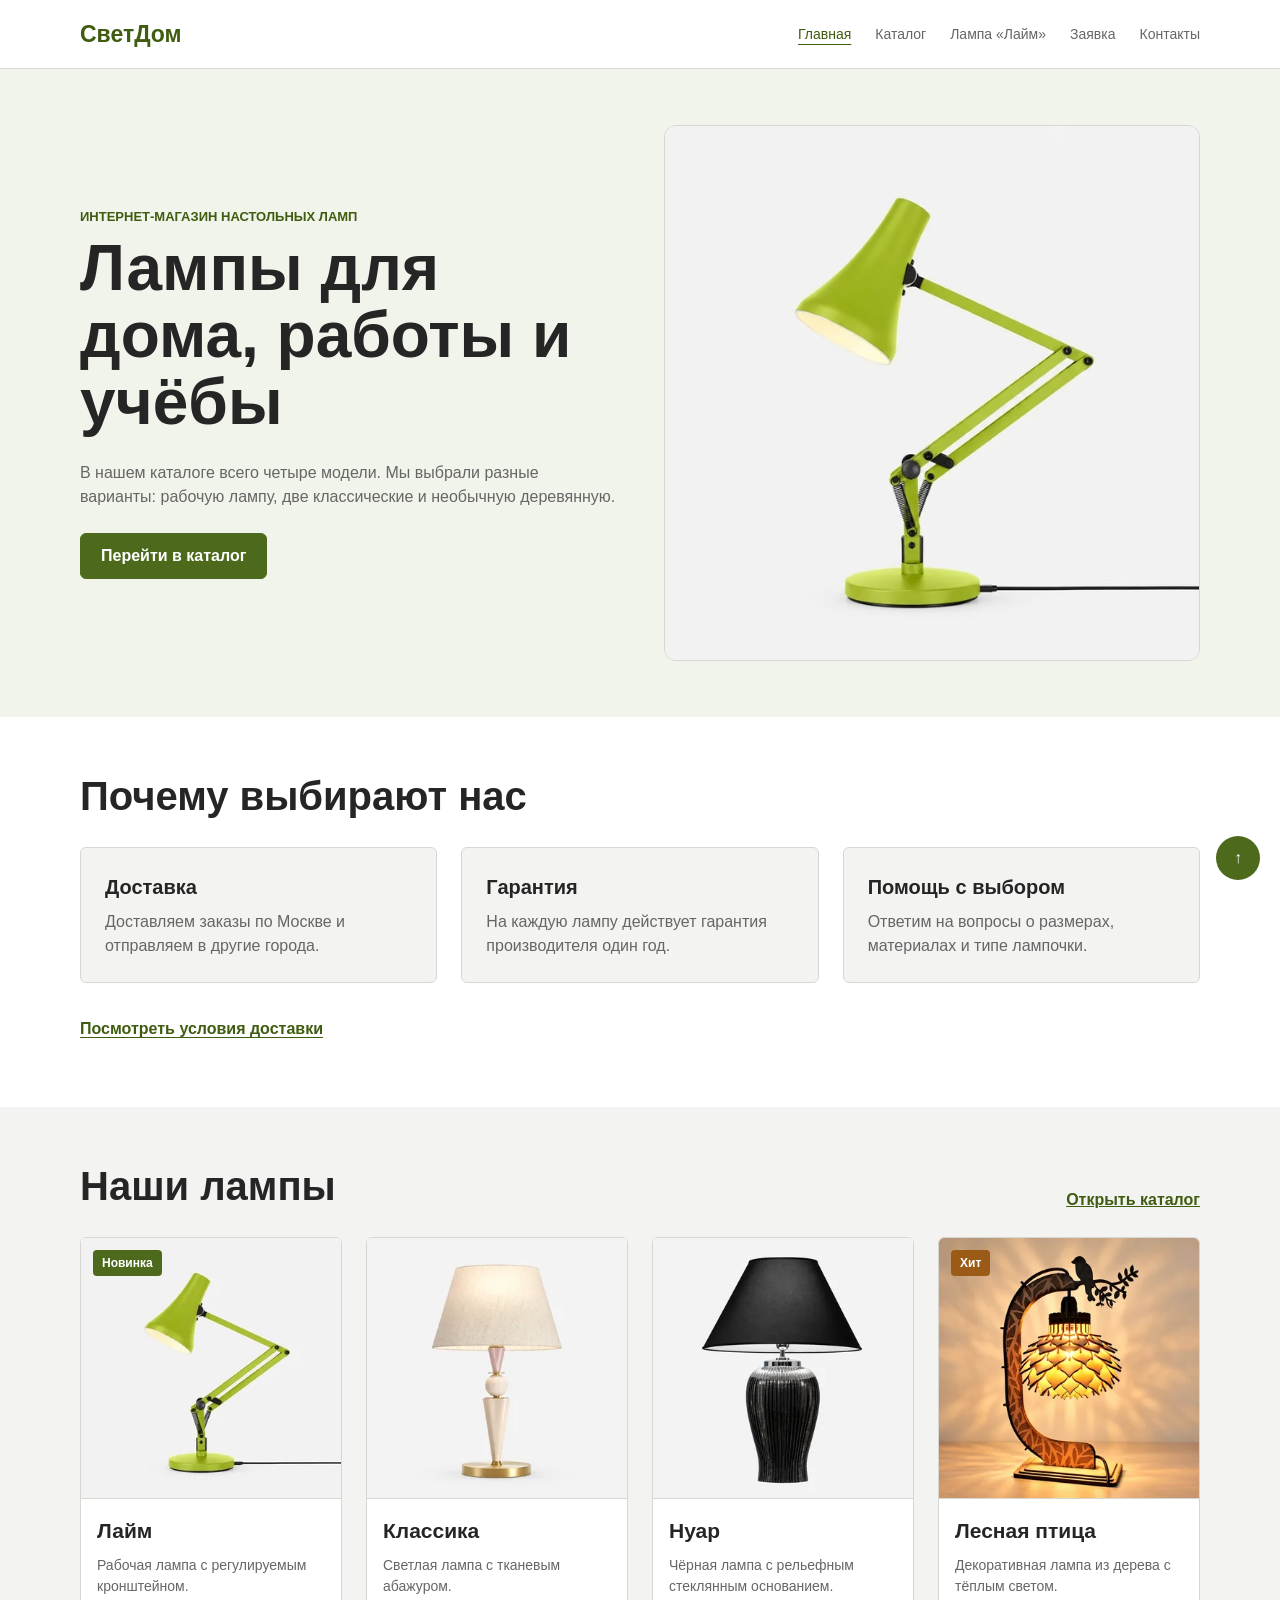
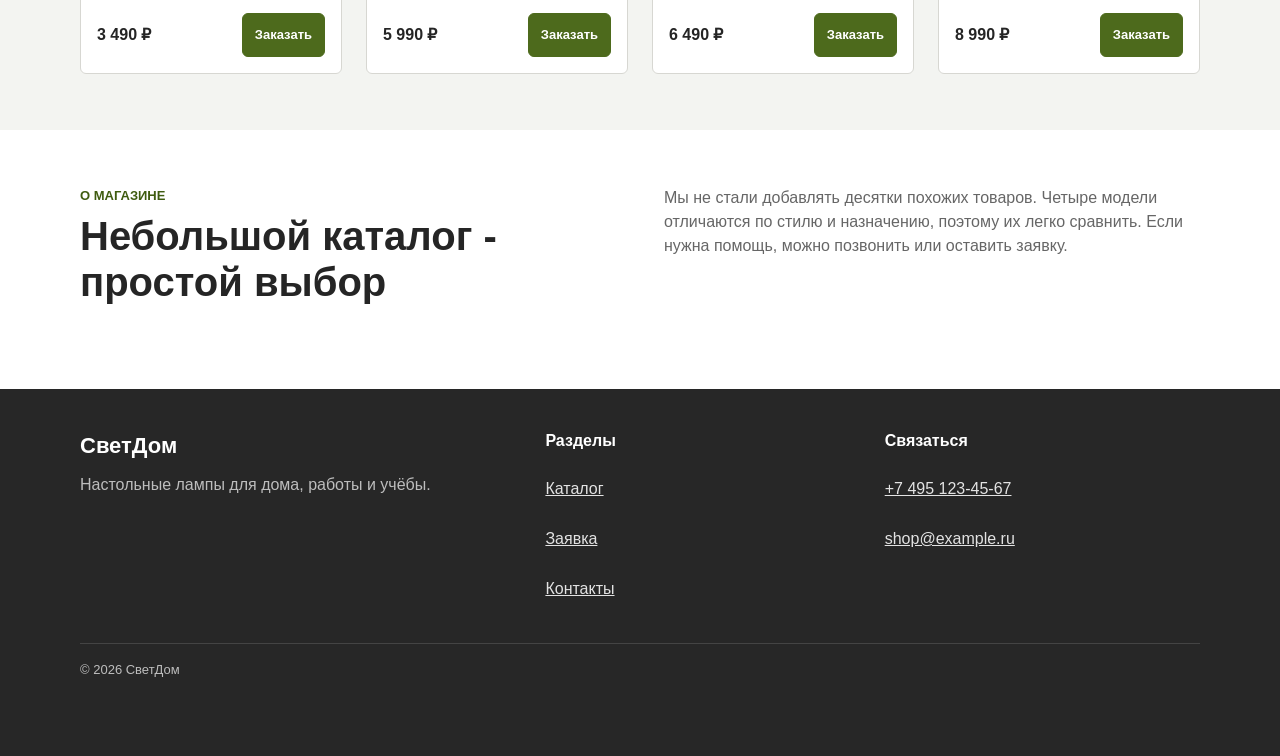
<file: index.html>
<!doctype html>
<html lang="ru">
  <head>
    <meta charset="UTF-8" />
    <meta name="viewport" content="width=device-width, initial-scale=1.0" />
    <meta
      name="description"
      content="СветДом - интернет-магазин настольных ламп для дома, работы и учёбы."
    />
    <title>СветДом - настольные лампы</title>
    <link rel="icon" type="image/webp" href="images/lamp-green-360.webp" />
    <link rel="stylesheet" href="css/style.css" />
    <link rel="stylesheet" href="css/responsive.css" />
  </head>
  <body>
    <a class="skip-link" href="#main-content">Перейти к содержимому</a>

    <header class="site-header">
      <div class="site-header__inner container">
        <a class="site-header__logo" href="index.html">СветДом</a>
        <button class="menu-toggle" type="button" popovertarget="mobile-menu">
          <span aria-hidden="true">☰</span>
          Меню
        </button>
        <nav class="site-nav site-nav--desktop" aria-label="Основная навигация">
          <ul class="site-nav__list">
            <li>
              <a
                class="site-nav__link site-nav__link--active"
                href="index.html"
                aria-current="page"
              >
                Главная
              </a>
            </li>
            <li><a class="site-nav__link" href="catalog.html">Каталог</a></li>
            <li>
              <a class="site-nav__link" href="product.html">Лампа «Лайм»</a>
            </li>
            <li><a class="site-nav__link" href="order.html">Заявка</a></li>
            <li><a class="site-nav__link" href="contacts.html">Контакты</a></li>
          </ul>
        </nav>
      </div>
    </header>

    <main id="main-content" tabindex="-1">
      <section class="hero">
        <div class="hero__inner container">
          <div class="hero__content">
            <p class="label">Интернет-магазин настольных ламп</p>
            <h1 class="hero__title">Лампы для дома, работы и учёбы</h1>
            <p class="hero__text">
              В нашем каталоге всего четыре модели. Мы выбрали разные варианты: рабочую лампу, две
              классические и необычную деревянную.
            </p>
            <a class="button" href="catalog.html">Перейти в каталог</a>
          </div>
          <picture class="hero__picture">
            <source
              type="image/avif"
              srcset="
                images/lamp-green-360.avif 360w,
                images/lamp-green-640.avif 640w,
                images/lamp-green-900.avif 900w
              "
              sizes="(min-width: 1200px) 536px, (min-width: 768px) calc(50vw - 40px), calc(100vw - 32px)"
            />
            <img
              class="hero__image"
              src="images/lamp-green.webp"
              alt="Зелёная настольная лампа Лайм"
              width="900"
              height="900"
              srcset="
                images/lamp-green-360.webp 360w,
                images/lamp-green-640.webp 640w,
                images/lamp-green.webp     900w
              "
              sizes="(min-width: 1200px) 536px, (min-width: 768px) calc(50vw - 40px), calc(100vw - 32px)"
              fetchpriority="high"
            />
          </picture>
        </div>
      </section>

      <section class="section" id="advantages">
        <div class="container">
          <h2 class="section__title">Почему выбирают нас</h2>
          <div class="advantages">
            <article class="advantage-card">
              <h3 class="advantage-card__title">Доставка</h3>
              <p class="advantage-card__text">
                Доставляем заказы по Москве и отправляем в другие города.
              </p>
            </article>
            <article class="advantage-card">
              <h3 class="advantage-card__title">Гарантия</h3>
              <p class="advantage-card__text">
                На каждую лампу действует гарантия производителя один год.
              </p>
            </article>
            <article class="advantage-card">
              <h3 class="advantage-card__title">Помощь с выбором</h3>
              <p class="advantage-card__text">
                Ответим на вопросы о размерах, материалах и типе лампочки.
              </p>
            </article>
          </div>
          <button
            class="simple-link text-button"
            type="button"
            commandfor="delivery-modal"
            command="show-modal"
          >
            Посмотреть условия доставки
          </button>
        </div>
      </section>

      <section class="section section--gray" id="popular">
        <div class="container">
          <div class="section__header">
            <h2 class="section__title">Наши лампы</h2>
            <a class="simple-link" href="catalog.html">Открыть каталог</a>
          </div>
          <div class="product-grid">
            <article class="product-card product-card--new">
              <span class="product-card__badge">Новинка</span>
              <a href="product.html">
                <img
                  class="product-card__image"
                  loading="lazy"
                  src="images/lamp-green.webp"
                  alt="Зелёная рабочая лампа Лайм"
                  width="900"
                  height="900"
                  srcset="
                    images/lamp-green-360.webp 360w,
                    images/lamp-green-640.webp 640w,
                    images/lamp-green.webp     900w
                  "
                  sizes="(min-width: 1200px) 262px, (min-width: 1024px) calc(25vw - 26px), (min-width: 640px) calc(50vw - 28px), calc(100vw - 32px)"
                />
              </a>
              <div class="product-card__content">
                <h3 class="product-card__title">
                  <a href="product.html">Лайм</a>
                </h3>
                <p class="product-card__text">Рабочая лампа с регулируемым кронштейном.</p>
                <div class="product-card__bottom">
                  <strong>3 490 ₽</strong>
                  <a
                    class="button button--small"
                    href="order.html#order-form"
                    aria-label="Заказать лампу «Лайм»"
                  >
                    Заказать
                  </a>
                </div>
              </div>
            </article>
            <article class="product-card">
              <a href="catalog.html">
                <img
                  class="product-card__image"
                  loading="lazy"
                  src="images/lamp-beige.webp"
                  alt="Бежевая лампа Классика"
                  width="900"
                  height="900"
                  srcset="
                    images/lamp-beige-360.webp 360w,
                    images/lamp-beige-640.webp 640w,
                    images/lamp-beige.webp     900w
                  "
                  sizes="(min-width: 1200px) 262px, (min-width: 1024px) calc(25vw - 26px), (min-width: 640px) calc(50vw - 28px), calc(100vw - 32px)"
                />
              </a>
              <div class="product-card__content">
                <h3 class="product-card__title">
                  <a href="catalog.html">Классика</a>
                </h3>
                <p class="product-card__text">Светлая лампа с тканевым абажуром.</p>
                <div class="product-card__bottom">
                  <strong>5 990 ₽</strong>
                  <a
                    class="button button--small"
                    href="order.html#order-form"
                    aria-label="Заказать лампу «Классика»"
                  >
                    Заказать
                  </a>
                </div>
              </div>
            </article>
            <article class="product-card">
              <a href="catalog.html">
                <img
                  class="product-card__image"
                  loading="lazy"
                  src="images/lamp-black.webp"
                  alt="Чёрная лампа Нуар"
                  width="900"
                  height="900"
                  srcset="
                    images/lamp-black-360.webp 360w,
                    images/lamp-black-640.webp 640w,
                    images/lamp-black.webp     900w
                  "
                  sizes="(min-width: 1200px) 262px, (min-width: 1024px) calc(25vw - 26px), (min-width: 640px) calc(50vw - 28px), calc(100vw - 32px)"
                />
              </a>
              <div class="product-card__content">
                <h3 class="product-card__title">
                  <a href="catalog.html">Нуар</a>
                </h3>
                <p class="product-card__text">Чёрная лампа с рельефным стеклянным основанием.</p>
                <div class="product-card__bottom">
                  <strong>6 490 ₽</strong>
                  <a
                    class="button button--small"
                    href="order.html#order-form"
                    aria-label="Заказать лампу «Нуар»"
                  >
                    Заказать
                  </a>
                </div>
              </div>
            </article>
            <article class="product-card product-card--hit">
              <span class="product-card__badge">Хит</span>
              <a href="catalog.html">
                <img
                  class="product-card__image"
                  loading="lazy"
                  src="images/lamp-bird.webp"
                  alt="Деревянная лампа Лесная птица"
                  width="900"
                  height="900"
                  srcset="
                    images/lamp-bird-360.webp 360w,
                    images/lamp-bird-640.webp 640w,
                    images/lamp-bird.webp     900w
                  "
                  sizes="(min-width: 1200px) 262px, (min-width: 1024px) calc(25vw - 26px), (min-width: 640px) calc(50vw - 28px), calc(100vw - 32px)"
                />
              </a>
              <div class="product-card__content">
                <h3 class="product-card__title">
                  <a href="catalog.html">Лесная птица</a>
                </h3>
                <p class="product-card__text">Декоративная лампа из дерева с тёплым светом.</p>
                <div class="product-card__bottom">
                  <strong>8 990 ₽</strong>
                  <a
                    class="button button--small"
                    href="order.html#order-form"
                    aria-label="Заказать лампу «Лесная птица»"
                  >
                    Заказать
                  </a>
                </div>
              </div>
            </article>
          </div>
        </div>
      </section>

      <section class="section">
        <div class="about container">
          <div>
            <p class="label">О магазине</p>
            <h2 class="section__title">Небольшой каталог - простой выбор</h2>
          </div>
          <p>
            Мы не стали добавлять десятки похожих товаров. Четыре модели отличаются по стилю и
            назначению, поэтому их легко сравнить. Если нужна помощь, можно позвонить или оставить
            заявку.
          </p>
        </div>
      </section>
    </main>

    <footer class="site-footer">
      <div class="site-footer__inner container">
        <div>
          <strong class="site-footer__logo">СветДом</strong>
          <p>Настольные лампы для дома, работы и учёбы.</p>
        </div>
        <div>
          <h2 class="site-footer__title">Разделы</h2>
          <a href="catalog.html">Каталог</a>
          <a href="order.html">Заявка</a>
          <a href="contacts.html">Контакты</a>
        </div>
        <div>
          <h2 class="site-footer__title">Связаться</h2>
          <a href="tel:+74951234567">+7 495 123-45-67</a>
          <a href="mailto:shop@example.ru">shop@example.ru</a>
        </div>
      </div>
      <div class="site-footer__bottom container">© 2026 СветДом</div>
    </footer>

    <a class="back-to-top" href="#main-content" aria-label="Наверх">↑</a>

    <dialog class="modal" id="delivery-modal" aria-labelledby="delivery-title">
      <div class="modal__content">
        <button
          class="modal__close"
          type="button"
          commandfor="delivery-modal"
          command="close"
          aria-label="Закрыть условия доставки"
        >
          <span aria-hidden="true">×</span>
        </button>
        <h2 id="delivery-title">Условия доставки</h2>
        <p>
          По Москве заказ доставляется за 1–2 дня. В другие города отправляем транспортной
          компанией. Стоимость рассчитывается отдельно.
        </p>
        <p>
          Уточнить сроки и стоимость можно по телефону
          <a href="tel:+74951234567">+7 495 123-45-67</a>
          .
        </p>
        <a class="button" href="order.html#order-form">Перейти к заявке</a>
      </div>
    </dialog>

    <nav
      class="site-nav site-nav--mobile"
      aria-label="Мобильная навигация"
      id="mobile-menu"
      popover="auto"
    >
      <div class="site-nav__heading">
        <strong>Разделы сайта</strong>
        <button
          class="menu-close"
          type="button"
          popovertarget="mobile-menu"
          popovertargetaction="hide"
        >
          Закрыть меню
          <span aria-hidden="true">×</span>
        </button>
      </div>
      <ul class="site-nav__list">
        <li>
          <a class="site-nav__link site-nav__link--active" href="index.html" aria-current="page">
            Главная
          </a>
        </li>
        <li><a class="site-nav__link" href="catalog.html">Каталог</a></li>
        <li>
          <a class="site-nav__link" href="product.html">Лампа «Лайм»</a>
        </li>
        <li><a class="site-nav__link" href="order.html">Заявка</a></li>
        <li><a class="site-nav__link" href="contacts.html">Контакты</a></li>
      </ul>
    </nav>
  </body>
</html>
</file>
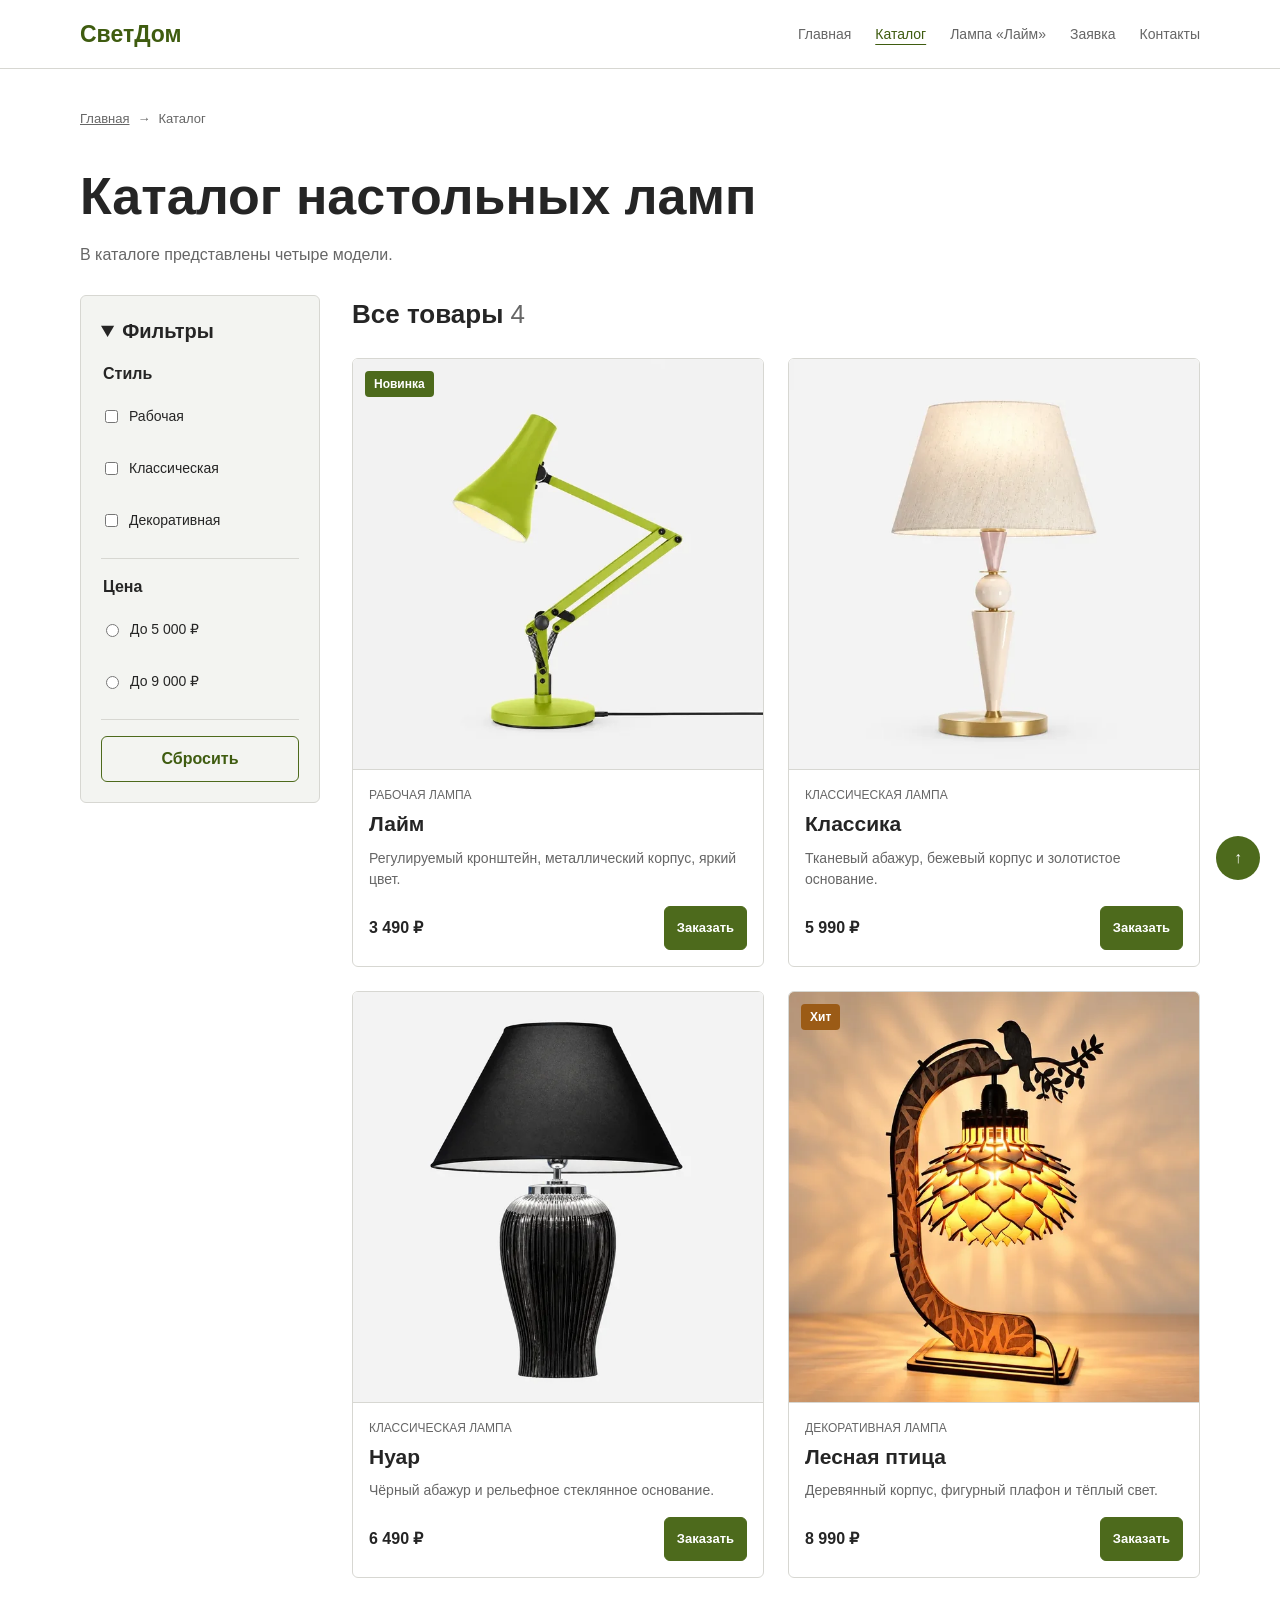
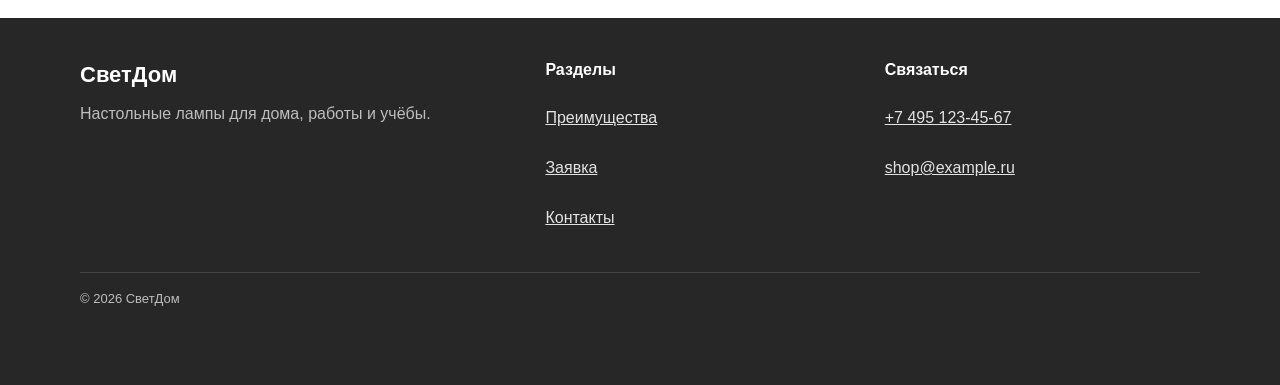
<file: catalog.html>
<!doctype html>
<html lang="ru">
  <head>
    <meta charset="UTF-8" />
    <meta name="viewport" content="width=device-width, initial-scale=1.0" />
    <meta name="description" content="Каталог из четырёх настольных ламп магазина СветДом." />
    <title>Каталог ламп - СветДом</title>
    <link rel="icon" type="image/webp" href="images/lamp-green-360.webp" />
    <link rel="stylesheet" href="css/style.css" />
    <link rel="stylesheet" href="css/responsive.css" />
  </head>
  <body>
    <a class="skip-link" href="#main-content">Перейти к содержимому</a>
    <header class="site-header">
      <div class="site-header__inner container">
        <a class="site-header__logo" href="index.html">СветДом</a>
        <button class="menu-toggle" type="button" popovertarget="mobile-menu">
          <span aria-hidden="true">☰</span>
          Меню
        </button>
        <nav class="site-nav site-nav--desktop" aria-label="Основная навигация">
          <ul class="site-nav__list">
            <li><a class="site-nav__link" href="index.html">Главная</a></li>
            <li>
              <a
                class="site-nav__link site-nav__link--active"
                href="catalog.html"
                aria-current="page"
              >
                Каталог
              </a>
            </li>
            <li>
              <a class="site-nav__link" href="product.html">Лампа «Лайм»</a>
            </li>
            <li><a class="site-nav__link" href="order.html">Заявка</a></li>
            <li><a class="site-nav__link" href="contacts.html">Контакты</a></li>
          </ul>
        </nav>
      </div>
    </header>

    <main id="main-content" tabindex="-1">
      <div class="page-title container">
        <nav class="breadcrumbs" aria-label="Хлебные крошки">
          <a href="index.html">Главная</a>
          <span aria-hidden="true">→</span>
          <span aria-current="page">Каталог</span>
        </nav>
        <h1>Каталог настольных ламп</h1>
        <p>В каталоге представлены четыре модели.</p>
      </div>

      <div class="catalog container">
        <aside class="filter">
          <details class="filter__details" open="">
            <summary class="filter__title">Фильтры</summary>

            <form class="filter__form">
              <fieldset class="filter__group">
                <legend>Стиль</legend>
                <label for="style-work">
                  <input id="style-work" type="checkbox" name="style" value="work" />
                  Рабочая
                </label>
                <label for="style-classic">
                  <input id="style-classic" type="checkbox" name="style" value="classic" />
                  Классическая
                </label>
                <label for="style-decor">
                  <input id="style-decor" type="checkbox" name="style" value="decor" />
                  Декоративная
                </label>
              </fieldset>
              <fieldset class="filter__group">
                <legend>Цена</legend>
                <label for="price-5000">
                  <input id="price-5000" type="radio" name="price" value="5000" />
                  До 5 000 ₽
                </label>
                <label for="price-9000">
                  <input id="price-9000" type="radio" name="price" value="9000" />
                  До 9 000 ₽
                </label>
              </fieldset>
              <button class="button button--outline" type="reset">Сбросить</button>
            </form>
          </details>
        </aside>

        <section class="catalog__products" aria-labelledby="catalog-heading">
          <h2 class="catalog__heading" id="catalog-heading">
            Все товары
            <span>4</span>
          </h2>
          <div class="product-grid product-grid--catalog">
            <article class="product-card product-card--new">
              <span class="product-card__badge">Новинка</span>
              <a href="product.html">
                <img
                  class="product-card__image"
                  loading="lazy"
                  src="images/lamp-green.webp"
                  alt="Зелёная рабочая лампа Лайм"
                  width="900"
                  height="900"
                  srcset="
                    images/lamp-green-360.webp 360w,
                    images/lamp-green-640.webp 640w,
                    images/lamp-green.webp     900w
                  "
                  sizes="(min-width: 1200px) 412px, (min-width: 1024px) calc(50vw - 164px), (min-width: 640px) calc(50vw - 28px), calc(100vw - 32px)"
                />
              </a>
              <div class="product-card__content">
                <p class="product-card__category">Рабочая лампа</p>
                <h3 class="product-card__title">
                  <a href="product.html">Лайм</a>
                </h3>
                <p class="product-card__text">
                  Регулируемый кронштейн, металлический корпус, яркий цвет.
                </p>
                <div class="product-card__bottom">
                  <strong>3 490 ₽</strong>
                  <a
                    class="button button--small"
                    href="order.html#order-form"
                    aria-label="Заказать лампу «Лайм»"
                  >
                    Заказать
                  </a>
                </div>
              </div>
            </article>
            <article class="product-card">
              <img
                class="product-card__image"
                loading="lazy"
                src="images/lamp-beige.webp"
                alt="Бежевая лампа Классика"
                width="900"
                height="900"
                srcset="
                  images/lamp-beige-360.webp 360w,
                  images/lamp-beige-640.webp 640w,
                  images/lamp-beige.webp     900w
                "
                sizes="(min-width: 1200px) 412px, (min-width: 1024px) calc(50vw - 164px), (min-width: 640px) calc(50vw - 28px), calc(100vw - 32px)"
              />
              <div class="product-card__content">
                <p class="product-card__category">Классическая лампа</p>
                <h3 class="product-card__title">Классика</h3>
                <p class="product-card__text">
                  Тканевый абажур, бежевый корпус и золотистое основание.
                </p>
                <div class="product-card__bottom">
                  <strong>5 990 ₽</strong>
                  <a
                    class="button button--small"
                    href="order.html#order-form"
                    aria-label="Заказать лампу «Классика»"
                  >
                    Заказать
                  </a>
                </div>
              </div>
            </article>
            <article class="product-card">
              <img
                class="product-card__image"
                loading="lazy"
                src="images/lamp-black.webp"
                alt="Чёрная лампа Нуар"
                width="900"
                height="900"
                srcset="
                  images/lamp-black-360.webp 360w,
                  images/lamp-black-640.webp 640w,
                  images/lamp-black.webp     900w
                "
                sizes="(min-width: 1200px) 412px, (min-width: 1024px) calc(50vw - 164px), (min-width: 640px) calc(50vw - 28px), calc(100vw - 32px)"
              />
              <div class="product-card__content">
                <p class="product-card__category">Классическая лампа</p>
                <h3 class="product-card__title">Нуар</h3>
                <p class="product-card__text">Чёрный абажур и рельефное стеклянное основание.</p>
                <div class="product-card__bottom">
                  <strong>6 490 ₽</strong>
                  <a
                    class="button button--small"
                    href="order.html#order-form"
                    aria-label="Заказать лампу «Нуар»"
                  >
                    Заказать
                  </a>
                </div>
              </div>
            </article>
            <article class="product-card product-card--hit">
              <span class="product-card__badge">Хит</span>
              <img
                class="product-card__image"
                loading="lazy"
                src="images/lamp-bird.webp"
                alt="Деревянная лампа Лесная птица"
                width="900"
                height="900"
                srcset="
                  images/lamp-bird-360.webp 360w,
                  images/lamp-bird-640.webp 640w,
                  images/lamp-bird.webp     900w
                "
                sizes="(min-width: 1200px) 412px, (min-width: 1024px) calc(50vw - 164px), (min-width: 640px) calc(50vw - 28px), calc(100vw - 32px)"
              />
              <div class="product-card__content">
                <p class="product-card__category">Декоративная лампа</p>
                <h3 class="product-card__title">Лесная птица</h3>
                <p class="product-card__text">Деревянный корпус, фигурный плафон и тёплый свет.</p>
                <div class="product-card__bottom">
                  <strong>8 990 ₽</strong>
                  <a
                    class="button button--small"
                    href="order.html#order-form"
                    aria-label="Заказать лампу «Лесная птица»"
                  >
                    Заказать
                  </a>
                </div>
              </div>
            </article>
          </div>
        </section>
      </div>
    </main>

    <footer class="site-footer">
      <div class="site-footer__inner container">
        <div>
          <strong class="site-footer__logo">СветДом</strong>
          <p>Настольные лампы для дома, работы и учёбы.</p>
        </div>
        <div>
          <h2 class="site-footer__title">Разделы</h2>
          <a href="index.html#advantages">Преимущества</a>
          <a href="order.html">Заявка</a>
          <a href="contacts.html">Контакты</a>
        </div>
        <div>
          <h2 class="site-footer__title">Связаться</h2>
          <a href="tel:+74951234567">+7 495 123-45-67</a>
          <a href="mailto:shop@example.ru">shop@example.ru</a>
        </div>
      </div>
      <div class="site-footer__bottom container">© 2026 СветДом</div>
    </footer>
    <a class="back-to-top" href="#main-content" aria-label="Наверх">↑</a>

    <nav
      class="site-nav site-nav--mobile"
      aria-label="Мобильная навигация"
      id="mobile-menu"
      popover="auto"
    >
      <div class="site-nav__heading">
        <strong>Разделы сайта</strong>
        <button
          class="menu-close"
          type="button"
          popovertarget="mobile-menu"
          popovertargetaction="hide"
        >
          Закрыть меню
          <span aria-hidden="true">×</span>
        </button>
      </div>
      <ul class="site-nav__list">
        <li><a class="site-nav__link" href="index.html">Главная</a></li>
        <li>
          <a class="site-nav__link site-nav__link--active" href="catalog.html" aria-current="page">
            Каталог
          </a>
        </li>
        <li>
          <a class="site-nav__link" href="product.html">Лампа «Лайм»</a>
        </li>
        <li><a class="site-nav__link" href="order.html">Заявка</a></li>
        <li><a class="site-nav__link" href="contacts.html">Контакты</a></li>
      </ul>
    </nav>
  </body>
</html>
</file>
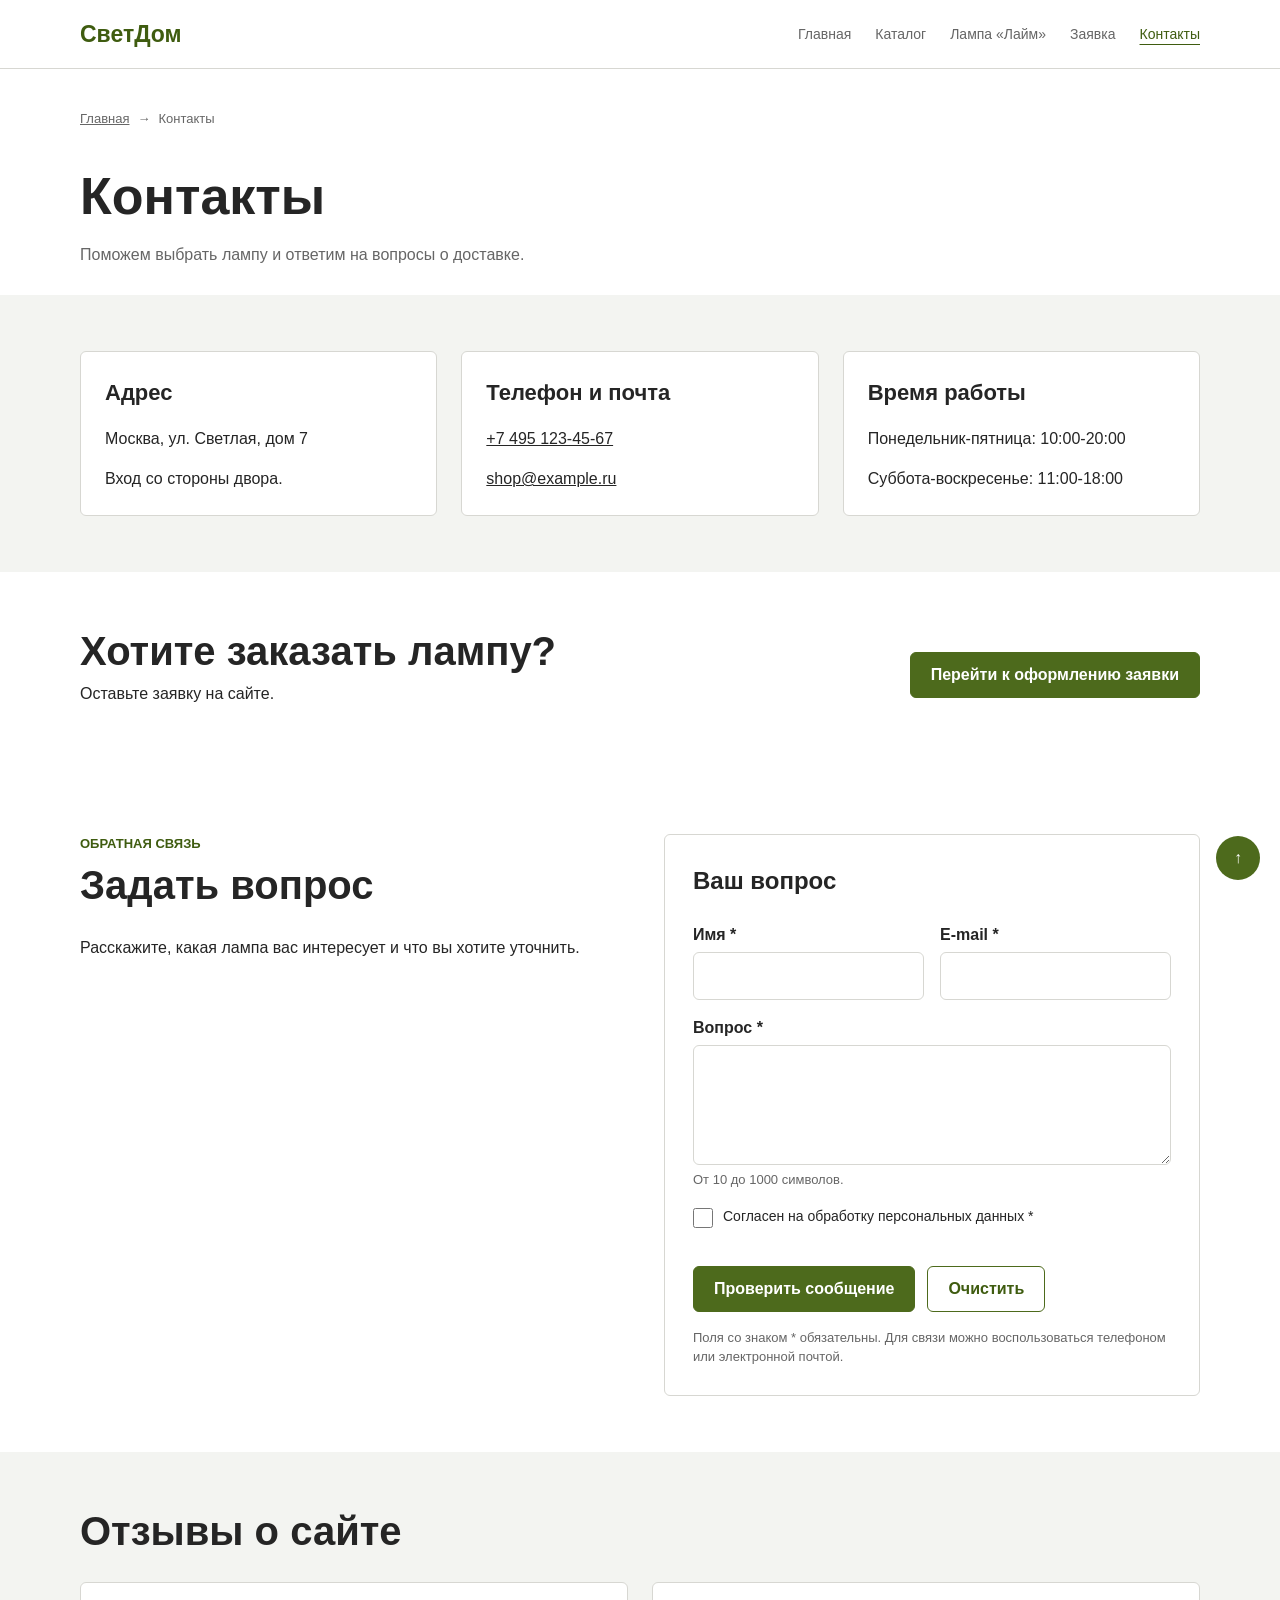
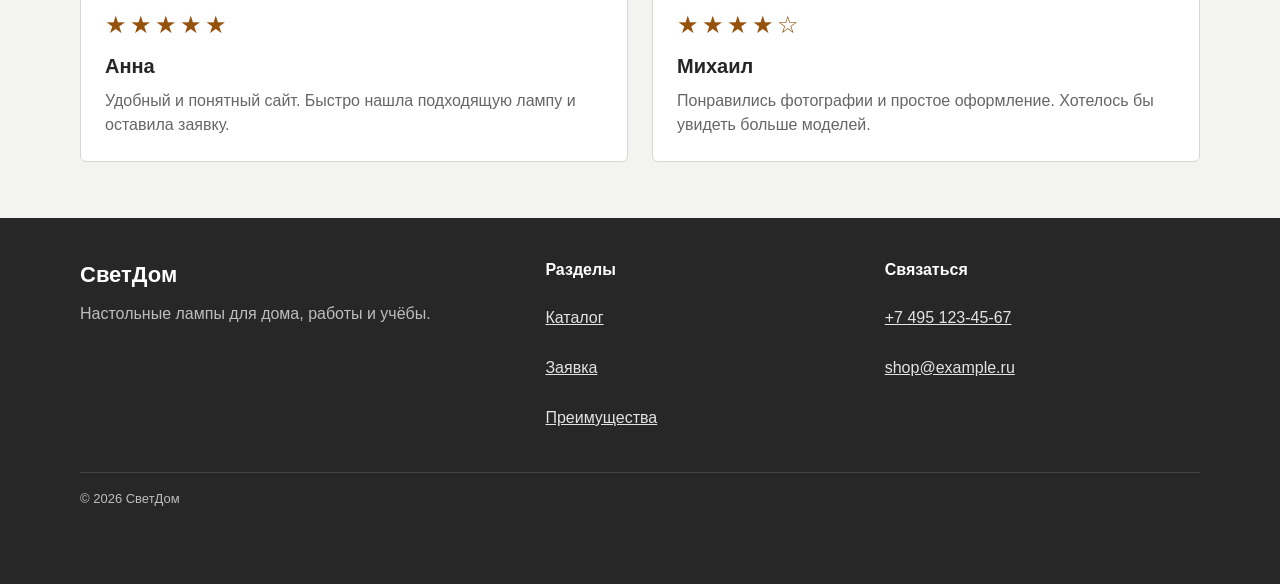
<file: contacts.html>
<!doctype html>
<html lang="ru">
  <head>
    <meta charset="UTF-8" />
    <meta name="viewport" content="width=device-width, initial-scale=1.0" />
    <meta
      name="description"
      content="Адрес, телефон, время работы и обратная связь магазина настольных ламп СветДом."
    />
    <title>Контакты - СветДом</title>
    <link rel="icon" type="image/webp" href="images/lamp-green-360.webp" />
    <link rel="stylesheet" href="css/style.css" />
    <link rel="stylesheet" href="css/responsive.css" />
  </head>
  <body>
    <a class="skip-link" href="#main-content">Перейти к содержимому</a>
    <header class="site-header">
      <div class="site-header__inner container">
        <a class="site-header__logo" href="index.html">СветДом</a>
        <button class="menu-toggle" type="button" popovertarget="mobile-menu">
          <span aria-hidden="true">☰</span>
          Меню
        </button>
        <nav class="site-nav site-nav--desktop" aria-label="Основная навигация">
          <ul class="site-nav__list">
            <li><a class="site-nav__link" href="index.html">Главная</a></li>
            <li><a class="site-nav__link" href="catalog.html">Каталог</a></li>
            <li>
              <a class="site-nav__link" href="product.html">Лампа «Лайм»</a>
            </li>
            <li><a class="site-nav__link" href="order.html">Заявка</a></li>
            <li>
              <a
                class="site-nav__link site-nav__link--active"
                href="contacts.html"
                aria-current="page"
              >
                Контакты
              </a>
            </li>
          </ul>
        </nav>
      </div>
    </header>

    <main id="main-content" tabindex="-1">
      <div class="page-title container">
        <nav class="breadcrumbs" aria-label="Хлебные крошки">
          <a href="index.html">Главная</a>
          <span aria-hidden="true">→</span>
          <span aria-current="page">Контакты</span>
        </nav>
        <h1>Контакты</h1>
        <p>Поможем выбрать лампу и ответим на вопросы о доставке.</p>
      </div>

      <section class="section section--gray">
        <div class="contacts container">
          <article class="contact-card">
            <h2>Адрес</h2>
            <p>Москва, ул. Светлая, дом 7</p>
            <p>Вход со стороны двора.</p>
          </article>
          <article class="contact-card">
            <h2>Телефон и почта</h2>
            <p><a href="tel:+74951234567">+7 495 123-45-67</a></p>
            <p><a href="mailto:shop@example.ru">shop@example.ru</a></p>
          </article>
          <article class="contact-card">
            <h2>Время работы</h2>
            <p>Понедельник-пятница: 10:00-20:00</p>
            <p>Суббота-воскресенье: 11:00-18:00</p>
          </article>
        </div>
      </section>

      <section class="section">
        <div class="contact-action container">
          <div>
            <h2 class="section__title">Хотите заказать лампу?</h2>
            <p>Оставьте заявку на сайте.</p>
          </div>
          <a class="button" href="order.html#order-form">Перейти к оформлению заявки</a>
        </div>
      </section>

      <section class="section" id="feedback">
        <div class="feedback-layout container">
          <div>
            <p class="label">Обратная связь</p>
            <h2 class="section__title">Задать вопрос</h2>
            <p>Расскажите, какая лампа вас интересует и что вы хотите уточнить.</p>
          </div>
          <div>
            <dialog open="" class="form-panel" aria-labelledby="feedback-form-title">
              <form class="order-form" id="feedback-form" method="dialog">
                <h2 class="order-form__title" id="feedback-form-title">Ваш вопрос</h2>
                <div class="order-form__row">
                  <div class="order-form__field">
                    <label for="feedback-name">Имя *</label>
                    <input
                      id="feedback-name"
                      name="name"
                      autocomplete="name"
                      minlength="2"
                      required=""
                    />
                  </div>
                  <div class="order-form__field">
                    <label for="feedback-email">E-mail *</label>
                    <input
                      id="feedback-email"
                      name="email"
                      type="email"
                      autocomplete="email"
                      required=""
                    />
                  </div>
                </div>
                <div class="order-form__field">
                  <label for="feedback-message">Вопрос *</label>
                  <textarea
                    id="feedback-message"
                    name="message"
                    rows="4"
                    minlength="10"
                    maxlength="1000"
                    required=""
                  ></textarea>
                  <small class="field-hint">От 10 до 1000 символов.</small>
                </div>
                <label class="order-form__checkbox" for="feedback-consent">
                  <input id="feedback-consent" name="consent" type="checkbox" required="" />
                  Согласен на обработку персональных данных *
                </label>
                <div class="order-form__actions">
                  <button class="button" type="submit">Проверить сообщение</button>
                  <button class="button button--outline" type="reset">Очистить</button>
                </div>
                <p class="order-form__note">
                  Поля со знаком * обязательны. Для связи можно воспользоваться телефоном или
                  электронной почтой.
                </p>
              </form>
            </dialog>
            <div class="form-result" role="status">
              <h2>Сообщение проверено</h2>
              <p>
                Сообщение не отправлено. Напишите нам на
                <a href="mailto:shop@example.ru">shop@example.ru</a>
                или позвоните
                <a href="tel:+74951234567">+7 495 123-45-67</a>
                .
              </p>
              <a class="button button--outline" href="contacts.html">Заполнить заново</a>
            </div>
          </div>
        </div>
      </section>
      <section class="section section--gray">
        <div class="container">
          <h2 class="section__title">Отзывы о сайте</h2>
          <div class="reviews">
            <article class="review-card">
              <p class="review-card__stars">
                <span aria-hidden="true">★★★★★</span>
                <span class="visually-hidden">Оценка 5 из 5</span>
              </p>
              <h3 class="review-card__author">Анна</h3>
              <p class="review-card__text">
                Удобный и понятный сайт. Быстро нашла подходящую лампу и оставила заявку.
              </p>
            </article>
            <article class="review-card">
              <p class="review-card__stars">
                <span aria-hidden="true">★★★★☆</span>
                <span class="visually-hidden">Оценка 4 из 5</span>
              </p>
              <h3 class="review-card__author">Михаил</h3>
              <p class="review-card__text">
                Понравились фотографии и простое оформление. Хотелось бы увидеть больше моделей.
              </p>
            </article>
          </div>
        </div>
      </section>
    </main>

    <footer class="site-footer">
      <div class="site-footer__inner container">
        <div>
          <strong class="site-footer__logo">СветДом</strong>
          <p>Настольные лампы для дома, работы и учёбы.</p>
        </div>
        <div>
          <h2 class="site-footer__title">Разделы</h2>
          <a href="catalog.html">Каталог</a>
          <a href="order.html">Заявка</a>
          <a href="index.html#advantages">Преимущества</a>
        </div>
        <div>
          <h2 class="site-footer__title">Связаться</h2>
          <a href="tel:+74951234567">+7 495 123-45-67</a>
          <a href="mailto:shop@example.ru">shop@example.ru</a>
        </div>
      </div>
      <div class="site-footer__bottom container">© 2026 СветДом</div>
    </footer>
    <a class="back-to-top" href="#main-content" aria-label="Наверх">↑</a>

    <nav
      class="site-nav site-nav--mobile"
      aria-label="Мобильная навигация"
      id="mobile-menu"
      popover="auto"
    >
      <div class="site-nav__heading">
        <strong>Разделы сайта</strong>
        <button
          class="menu-close"
          type="button"
          popovertarget="mobile-menu"
          popovertargetaction="hide"
        >
          Закрыть меню
          <span aria-hidden="true">×</span>
        </button>
      </div>
      <ul class="site-nav__list">
        <li><a class="site-nav__link" href="index.html">Главная</a></li>
        <li><a class="site-nav__link" href="catalog.html">Каталог</a></li>
        <li>
          <a class="site-nav__link" href="product.html">Лампа «Лайм»</a>
        </li>
        <li><a class="site-nav__link" href="order.html">Заявка</a></li>
        <li>
          <a class="site-nav__link site-nav__link--active" href="contacts.html" aria-current="page">
            Контакты
          </a>
        </li>
      </ul>
    </nav>
  </body>
</html>
</file>
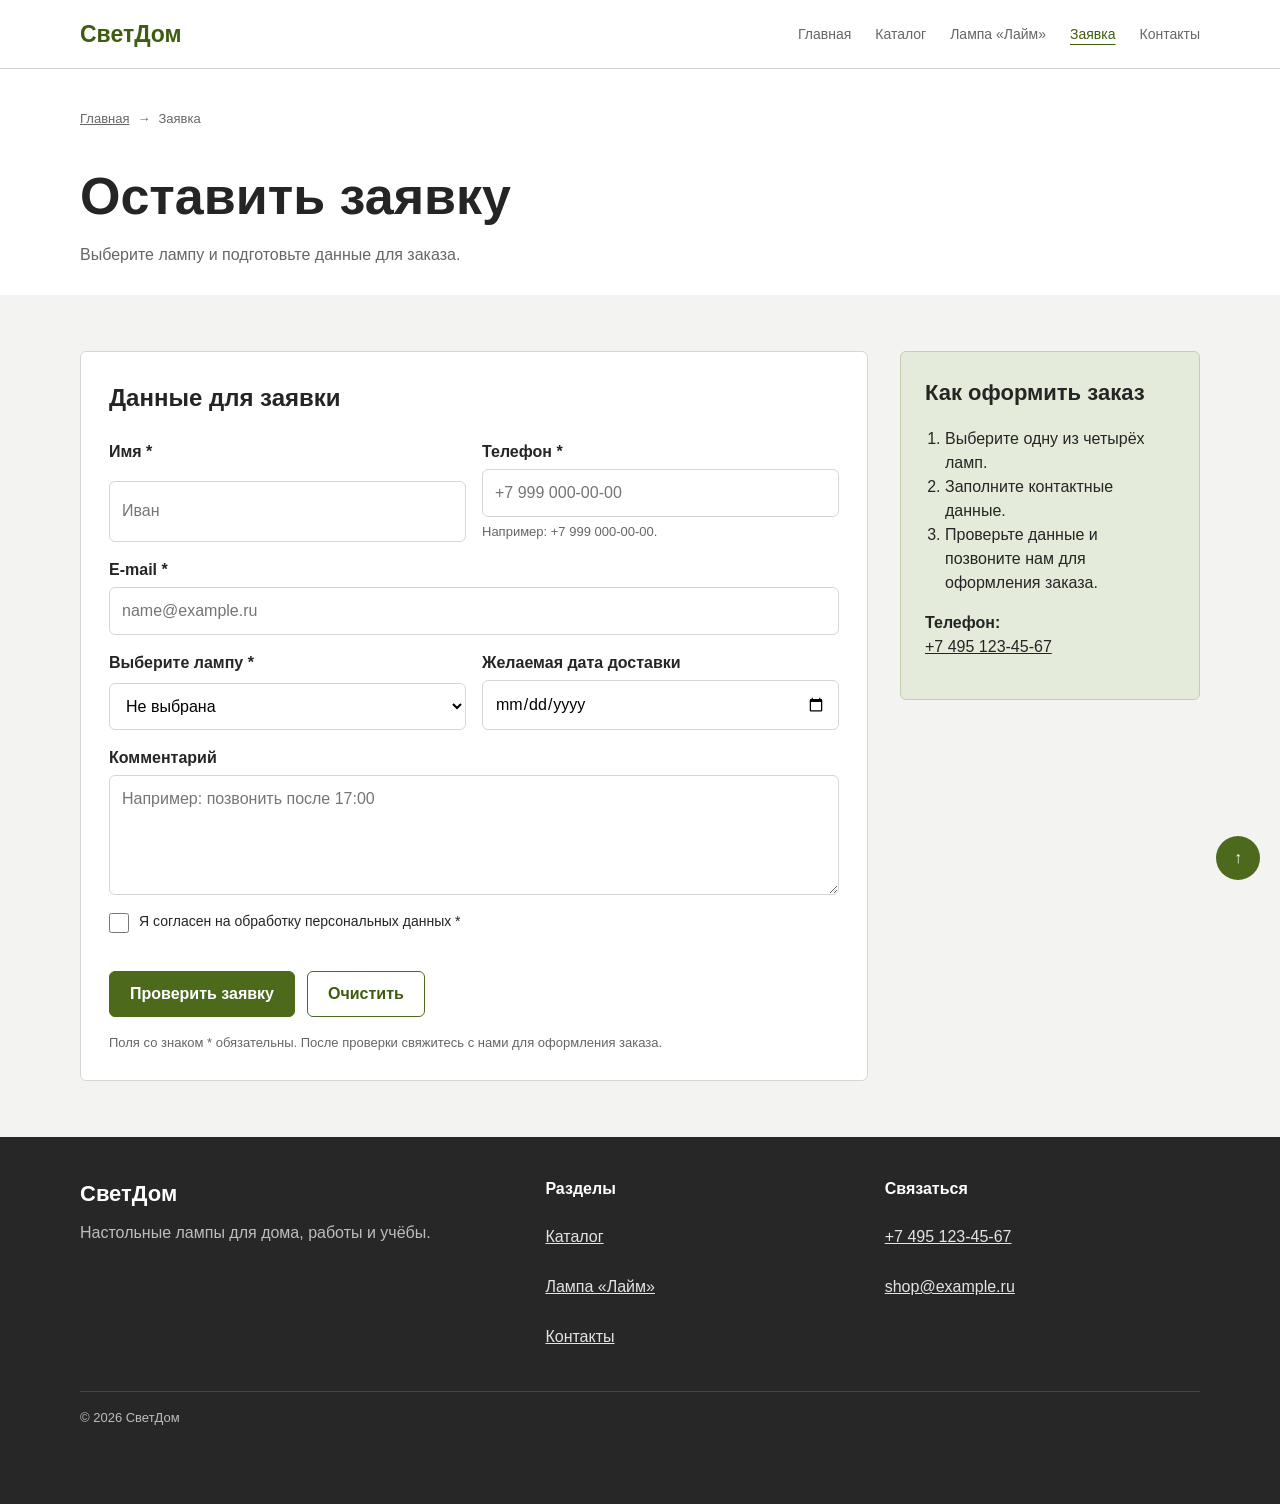
<file: order.html>
<!doctype html>
<html lang="ru">
  <head>
    <meta charset="UTF-8" />
    <meta name="viewport" content="width=device-width, initial-scale=1.0" />
    <meta
      name="description"
      content="Форма заявки на покупку настольной лампы в магазине СветДом."
    />
    <title>Оставить заявку - СветДом</title>
    <link rel="icon" type="image/webp" href="images/lamp-green-360.webp" />
    <link rel="stylesheet" href="css/style.css" />
    <link rel="stylesheet" href="css/responsive.css" />
  </head>
  <body>
    <a class="skip-link" href="#main-content">Перейти к содержимому</a>
    <header class="site-header">
      <div class="site-header__inner container">
        <a class="site-header__logo" href="index.html">СветДом</a>
        <button class="menu-toggle" type="button" popovertarget="mobile-menu">
          <span aria-hidden="true">☰</span>
          Меню
        </button>
        <nav class="site-nav site-nav--desktop" aria-label="Основная навигация">
          <ul class="site-nav__list">
            <li><a class="site-nav__link" href="index.html">Главная</a></li>
            <li><a class="site-nav__link" href="catalog.html">Каталог</a></li>
            <li>
              <a class="site-nav__link" href="product.html">Лампа «Лайм»</a>
            </li>
            <li>
              <a
                class="site-nav__link site-nav__link--active"
                href="order.html"
                aria-current="page"
              >
                Заявка
              </a>
            </li>
            <li><a class="site-nav__link" href="contacts.html">Контакты</a></li>
          </ul>
        </nav>
      </div>
    </header>

    <main id="main-content" tabindex="-1">
      <div class="page-title container">
        <nav class="breadcrumbs" aria-label="Хлебные крошки">
          <a href="index.html">Главная</a>
          <span aria-hidden="true">→</span>
          <span aria-current="page">Заявка</span>
        </nav>
        <h1>Оставить заявку</h1>
        <p>Выберите лампу и подготовьте данные для заказа.</p>
      </div>

      <section class="section section--gray">
        <div class="order-layout container">
          <dialog open="" class="form-panel" aria-labelledby="order-form-title">
            <form class="order-form" id="order-form" method="dialog">
              <h2 class="order-form__title" id="order-form-title">Данные для заявки</h2>
              <div class="order-form__row">
                <div class="order-form__field">
                  <label for="name">Имя *</label>
                  <input
                    id="name"
                    name="name"
                    type="text"
                    minlength="2"
                    placeholder="Иван"
                    autocomplete="name"
                    required=""
                  />
                </div>
                <div class="order-form__field">
                  <label for="phone">Телефон *</label>
                  <input
                    id="phone"
                    name="phone"
                    type="tel"
                    pattern="\+?[0-9 \(\)\-]{10,20}"
                    placeholder="+7 999 000-00-00"
                    autocomplete="tel"
                    required=""
                    title="От 10 до 20 символов: цифры, пробелы, скобки, дефис и плюс в начале"
                    aria-describedby="phone-hint"
                  />
                  <small class="field-hint" id="phone-hint">Например: +7 999 000-00-00.</small>
                </div>
              </div>
              <div class="order-form__field">
                <label for="email">E-mail *</label>
                <input
                  id="email"
                  name="email"
                  type="email"
                  placeholder="name@example.ru"
                  autocomplete="email"
                  required=""
                />
              </div>
              <div class="order-form__row">
                <div class="order-form__field">
                  <label for="product">Выберите лампу *</label>
                  <select id="product" name="product" required="">
                    <option value="">Не выбрана</option>
                    <option>Лайм - 3 490 ₽</option>
                    <option>Классика - 5 990 ₽</option>
                    <option>Нуар - 6 490 ₽</option>
                    <option>Лесная птица - 8 990 ₽</option>
                  </select>
                </div>
                <div class="order-form__field">
                  <label for="date">Желаемая дата доставки</label>
                  <input id="date" name="date" type="date" />
                </div>
              </div>
              <div class="order-form__field">
                <label for="message">Комментарий</label>
                <textarea
                  id="message"
                  name="message"
                  rows="4"
                  placeholder="Например: позвонить после 17:00"
                  maxlength="1000"
                ></textarea>
              </div>
              <label class="order-form__checkbox" for="agreement">
                <input id="agreement" name="agreement" type="checkbox" required="" />
                Я согласен на обработку персональных данных *
              </label>
              <div class="order-form__actions">
                <button class="button" type="submit">Проверить заявку</button>
                <button class="button button--outline" type="reset">Очистить</button>
              </div>
              <p class="order-form__note">
                Поля со знаком * обязательны. После проверки свяжитесь с нами для оформления заказа.
              </p>
            </form>
          </dialog>
          <div class="form-result" role="status">
            <h2>Данные заполнены корректно</h2>
            <p>
              Заказ через форму не отправлен. Для оформления позвоните
              <a href="tel:+74951234567">+7 495 123-45-67</a>
              или напишите на
              <a href="mailto:shop@example.ru">shop@example.ru</a>
              .
            </p>
            <a class="button button--outline" href="order.html">Заполнить заново</a>
          </div>

          <aside class="order-info">
            <h2>Как оформить заказ</h2>
            <ol>
              <li>Выберите одну из четырёх ламп.</li>
              <li>Заполните контактные данные.</li>
              <li>Проверьте данные и позвоните нам для оформления заказа.</li>
            </ol>
            <p>
              <strong>Телефон:</strong>
              <br />
              <a href="tel:+74951234567">+7 495 123-45-67</a>
            </p>
          </aside>
        </div>
      </section>
    </main>

    <footer class="site-footer">
      <div class="site-footer__inner container">
        <div>
          <strong class="site-footer__logo">СветДом</strong>
          <p>Настольные лампы для дома, работы и учёбы.</p>
        </div>
        <div>
          <h2 class="site-footer__title">Разделы</h2>
          <a href="catalog.html">Каталог</a>
          <a href="product.html">Лампа «Лайм»</a>
          <a href="contacts.html">Контакты</a>
        </div>
        <div>
          <h2 class="site-footer__title">Связаться</h2>
          <a href="tel:+74951234567">+7 495 123-45-67</a>
          <a href="mailto:shop@example.ru">shop@example.ru</a>
        </div>
      </div>
      <div class="site-footer__bottom container">© 2026 СветДом</div>
    </footer>
    <a class="back-to-top" href="#main-content" aria-label="Наверх">↑</a>

    <nav
      class="site-nav site-nav--mobile"
      aria-label="Мобильная навигация"
      id="mobile-menu"
      popover="auto"
    >
      <div class="site-nav__heading">
        <strong>Разделы сайта</strong>
        <button
          class="menu-close"
          type="button"
          popovertarget="mobile-menu"
          popovertargetaction="hide"
        >
          Закрыть меню
          <span aria-hidden="true">×</span>
        </button>
      </div>
      <ul class="site-nav__list">
        <li><a class="site-nav__link" href="index.html">Главная</a></li>
        <li><a class="site-nav__link" href="catalog.html">Каталог</a></li>
        <li>
          <a class="site-nav__link" href="product.html">Лампа «Лайм»</a>
        </li>
        <li>
          <a class="site-nav__link site-nav__link--active" href="order.html" aria-current="page">
            Заявка
          </a>
        </li>
        <li><a class="site-nav__link" href="contacts.html">Контакты</a></li>
      </ul>
    </nav>
  </body>
</html>
</file>
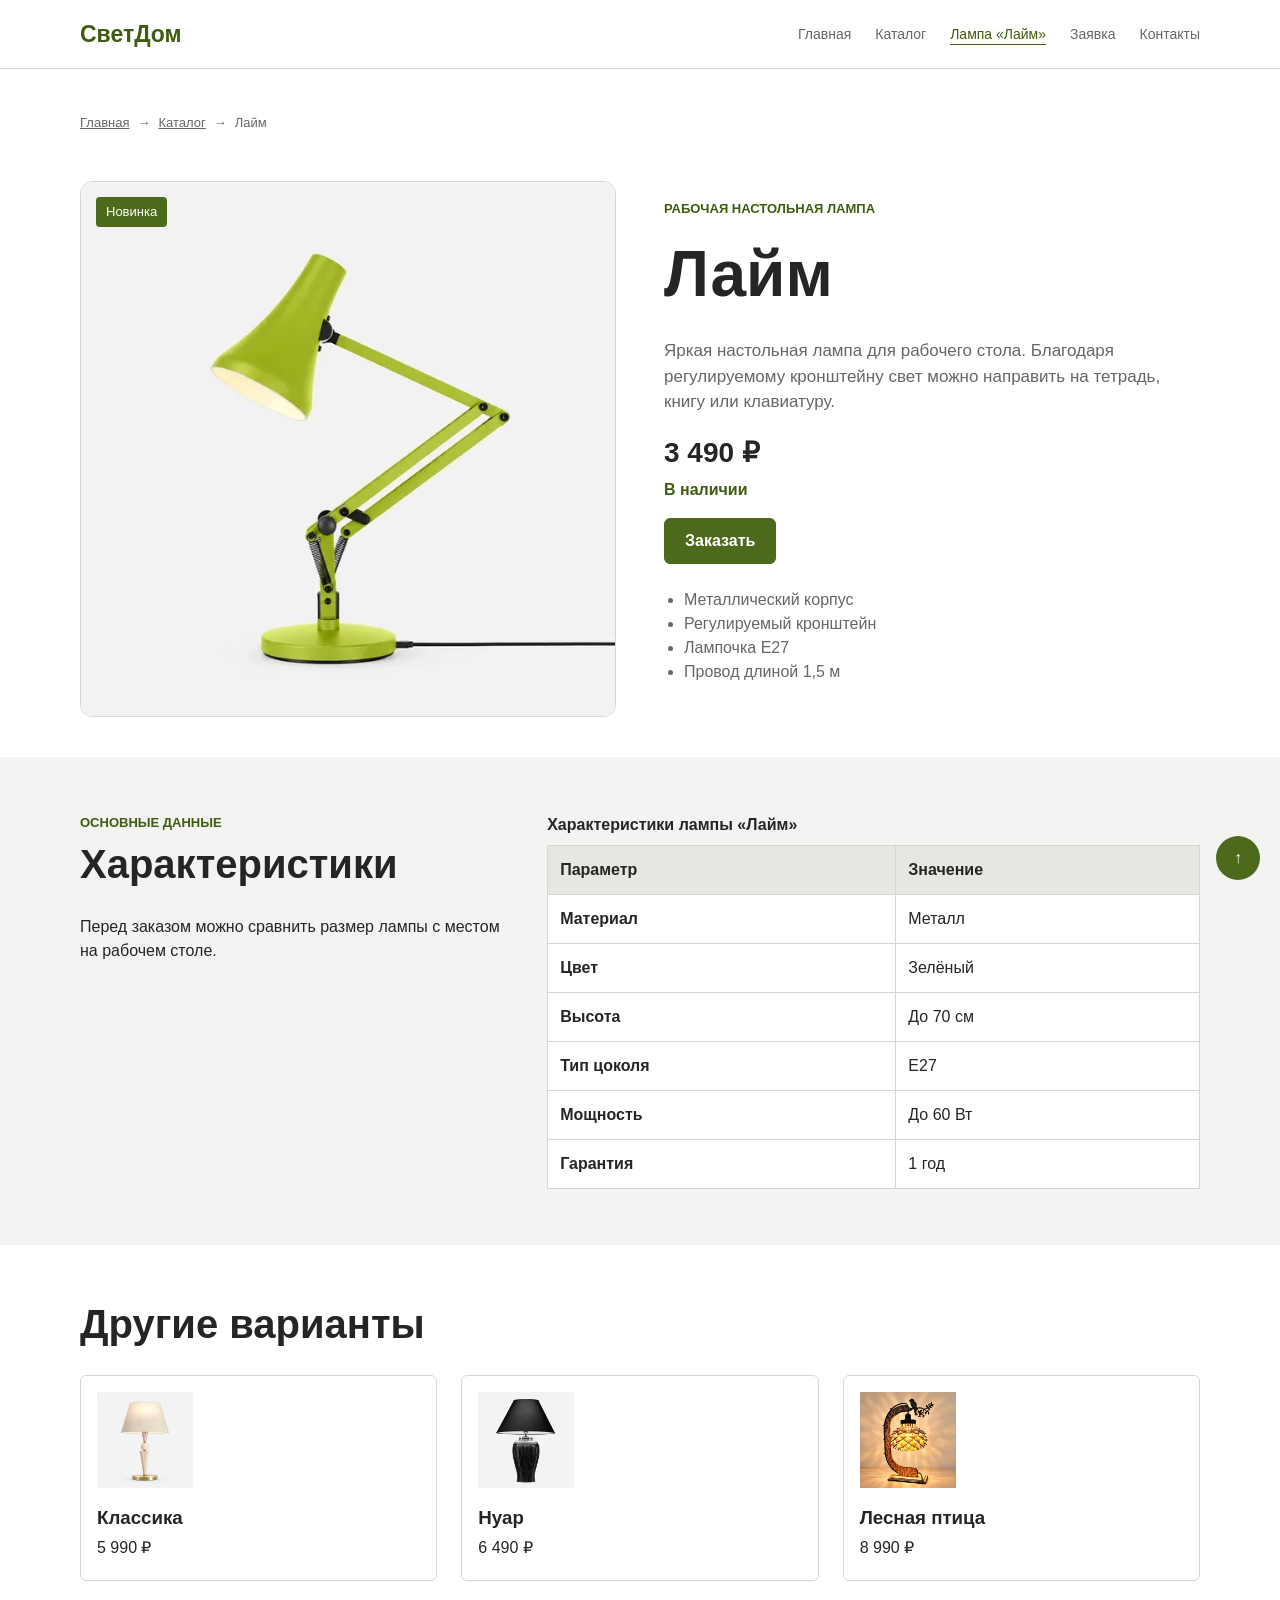
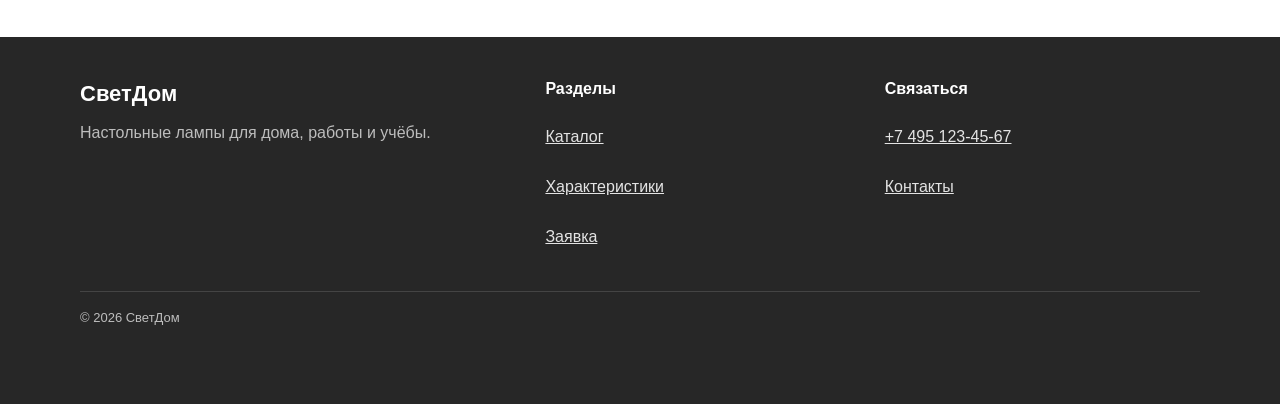
<file: product.html>
<!doctype html>
<html lang="ru">
  <head>
    <meta charset="UTF-8" />
    <meta name="viewport" content="width=device-width, initial-scale=1.0" />
    <meta
      name="description"
      content="Зелёная рабочая настольная лампа Лайм с регулируемым кронштейном."
    />
    <title>Лампа «Лайм» - СветДом</title>
    <link rel="icon" type="image/webp" href="images/lamp-green-360.webp" />
    <link rel="stylesheet" href="css/style.css" />
    <link rel="stylesheet" href="css/responsive.css" />
  </head>
  <body>
    <a class="skip-link" href="#main-content">Перейти к содержимому</a>
    <header class="site-header">
      <div class="site-header__inner container">
        <a class="site-header__logo" href="index.html">СветДом</a>
        <button class="menu-toggle" type="button" popovertarget="mobile-menu">
          <span aria-hidden="true">☰</span>
          Меню
        </button>
        <nav class="site-nav site-nav--desktop" aria-label="Основная навигация">
          <ul class="site-nav__list">
            <li><a class="site-nav__link" href="index.html">Главная</a></li>
            <li><a class="site-nav__link" href="catalog.html">Каталог</a></li>
            <li>
              <a
                class="site-nav__link site-nav__link--active"
                href="product.html"
                aria-current="page"
              >
                Лампа «Лайм»
              </a>
            </li>
            <li><a class="site-nav__link" href="order.html">Заявка</a></li>
            <li><a class="site-nav__link" href="contacts.html">Контакты</a></li>
          </ul>
        </nav>
      </div>
    </header>

    <main id="main-content" tabindex="-1">
      <div class="container">
        <nav class="breadcrumbs breadcrumbs--page" aria-label="Хлебные крошки">
          <a href="index.html">Главная</a>
          <span aria-hidden="true">→</span>
          <a href="catalog.html">Каталог</a>
          <span aria-hidden="true">→</span>
          <span aria-current="page">Лайм</span>
        </nav>
      </div>

      <article class="product-detail container">
        <div class="product-detail__photo">
          <span class="product-detail__badge">Новинка</span>
          <img
            src="images/lamp-green.webp"
            alt="Зелёная настольная лампа Лайм"
            width="900"
            height="900"
            srcset="
              images/lamp-green-360.webp 360w,
              images/lamp-green-640.webp 640w,
              images/lamp-green.webp     900w
            "
            sizes="(min-width: 1200px) 536px, (min-width: 768px) calc(50vw - 40px), calc(100vw - 32px)"
          />
        </div>
        <div class="product-detail__content">
          <p class="label">Рабочая настольная лампа</p>
          <h1 class="product-detail__title">Лайм</h1>
          <p class="product-detail__description">
            Яркая настольная лампа для рабочего стола. Благодаря регулируемому кронштейну свет можно
            направить на тетрадь, книгу или клавиатуру.
          </p>
          <p class="product-detail__price">3 490 ₽</p>
          <p class="product-detail__stock">В наличии</p>
          <a class="button" href="order.html#order-form">Заказать</a>
          <ul class="product-detail__list">
            <li>Металлический корпус</li>
            <li>Регулируемый кронштейн</li>
            <li>Лампочка E27</li>
            <li>Провод длиной 1,5 м</li>
          </ul>
        </div>
      </article>

      <section class="section section--gray" id="specifications">
        <div class="container specs">
          <div>
            <p class="label">Основные данные</p>
            <h2 class="section__title">Характеристики</h2>
            <p>Перед заказом можно сравнить размер лампы с местом на рабочем столе.</p>
          </div>

          <div class="table-wrapper" role="region" aria-labelledby="specs-caption" tabindex="0">
            <table class="specs-table">
              <caption id="specs-caption">Характеристики лампы «Лайм»</caption>
              <thead>
                <tr>
                  <th scope="col">Параметр</th>
                  <th scope="col">Значение</th>
                </tr>
              </thead>
              <tbody>
                <tr>
                  <th scope="row">Материал</th>
                  <td>Металл</td>
                </tr>
                <tr>
                  <th scope="row">Цвет</th>
                  <td>Зелёный</td>
                </tr>
                <tr>
                  <th scope="row">Высота</th>
                  <td>До 70 см</td>
                </tr>
                <tr>
                  <th scope="row">Тип цоколя</th>
                  <td>E27</td>
                </tr>
                <tr>
                  <th scope="row">Мощность</th>
                  <td>До 60 Вт</td>
                </tr>
                <tr>
                  <th scope="row">Гарантия</th>
                  <td>1 год</td>
                </tr>
              </tbody>
            </table>
          </div>
        </div>
      </section>

      <section class="section">
        <div class="container">
          <h2 class="section__title">Другие варианты</h2>
          <div class="small-products">
            <article class="small-product">
              <img
                src="images/lamp-beige.webp"
                alt="Лампа Классика"
                width="900"
                height="900"
                srcset="
                  images/lamp-beige-360.webp 360w,
                  images/lamp-beige-640.webp 640w,
                  images/lamp-beige.webp     900w
                "
                sizes="96px"
              />
              <div>
                <h3>Классика</h3>
                <p>5 990 ₽</p>
              </div>
            </article>
            <article class="small-product">
              <img
                src="images/lamp-black.webp"
                alt="Лампа Нуар"
                width="900"
                height="900"
                srcset="
                  images/lamp-black-360.webp 360w,
                  images/lamp-black-640.webp 640w,
                  images/lamp-black.webp     900w
                "
                sizes="96px"
              />
              <div>
                <h3>Нуар</h3>
                <p>6 490 ₽</p>
              </div>
            </article>
            <article class="small-product">
              <img
                src="images/lamp-bird.webp"
                alt="Лампа Лесная птица"
                width="900"
                height="900"
                srcset="
                  images/lamp-bird-360.webp 360w,
                  images/lamp-bird-640.webp 640w,
                  images/lamp-bird.webp     900w
                "
                sizes="96px"
              />
              <div>
                <h3>Лесная птица</h3>
                <p>8 990 ₽</p>
              </div>
            </article>
          </div>
        </div>
      </section>
    </main>

    <footer class="site-footer">
      <div class="site-footer__inner container">
        <div>
          <strong class="site-footer__logo">СветДом</strong>
          <p>Настольные лампы для дома, работы и учёбы.</p>
        </div>
        <div>
          <h2 class="site-footer__title">Разделы</h2>
          <a href="catalog.html">Каталог</a>
          <a href="#specifications">Характеристики</a>
          <a href="order.html">Заявка</a>
        </div>
        <div>
          <h2 class="site-footer__title">Связаться</h2>
          <a href="tel:+74951234567">+7 495 123-45-67</a>
          <a href="contacts.html">Контакты</a>
        </div>
      </div>
      <div class="site-footer__bottom container">© 2026 СветДом</div>
    </footer>
    <a class="back-to-top" href="#main-content" aria-label="Наверх">↑</a>

    <nav
      class="site-nav site-nav--mobile"
      aria-label="Мобильная навигация"
      id="mobile-menu"
      popover="auto"
    >
      <div class="site-nav__heading">
        <strong>Разделы сайта</strong>
        <button
          class="menu-close"
          type="button"
          popovertarget="mobile-menu"
          popovertargetaction="hide"
        >
          Закрыть меню
          <span aria-hidden="true">×</span>
        </button>
      </div>
      <ul class="site-nav__list">
        <li><a class="site-nav__link" href="index.html">Главная</a></li>
        <li><a class="site-nav__link" href="catalog.html">Каталог</a></li>
        <li>
          <a class="site-nav__link site-nav__link--active" href="product.html" aria-current="page">
            Лампа «Лайм»
          </a>
        </li>
        <li><a class="site-nav__link" href="order.html">Заявка</a></li>
        <li><a class="site-nav__link" href="contacts.html">Контакты</a></li>
      </ul>
    </nav>
  </body>
</html>
</file>
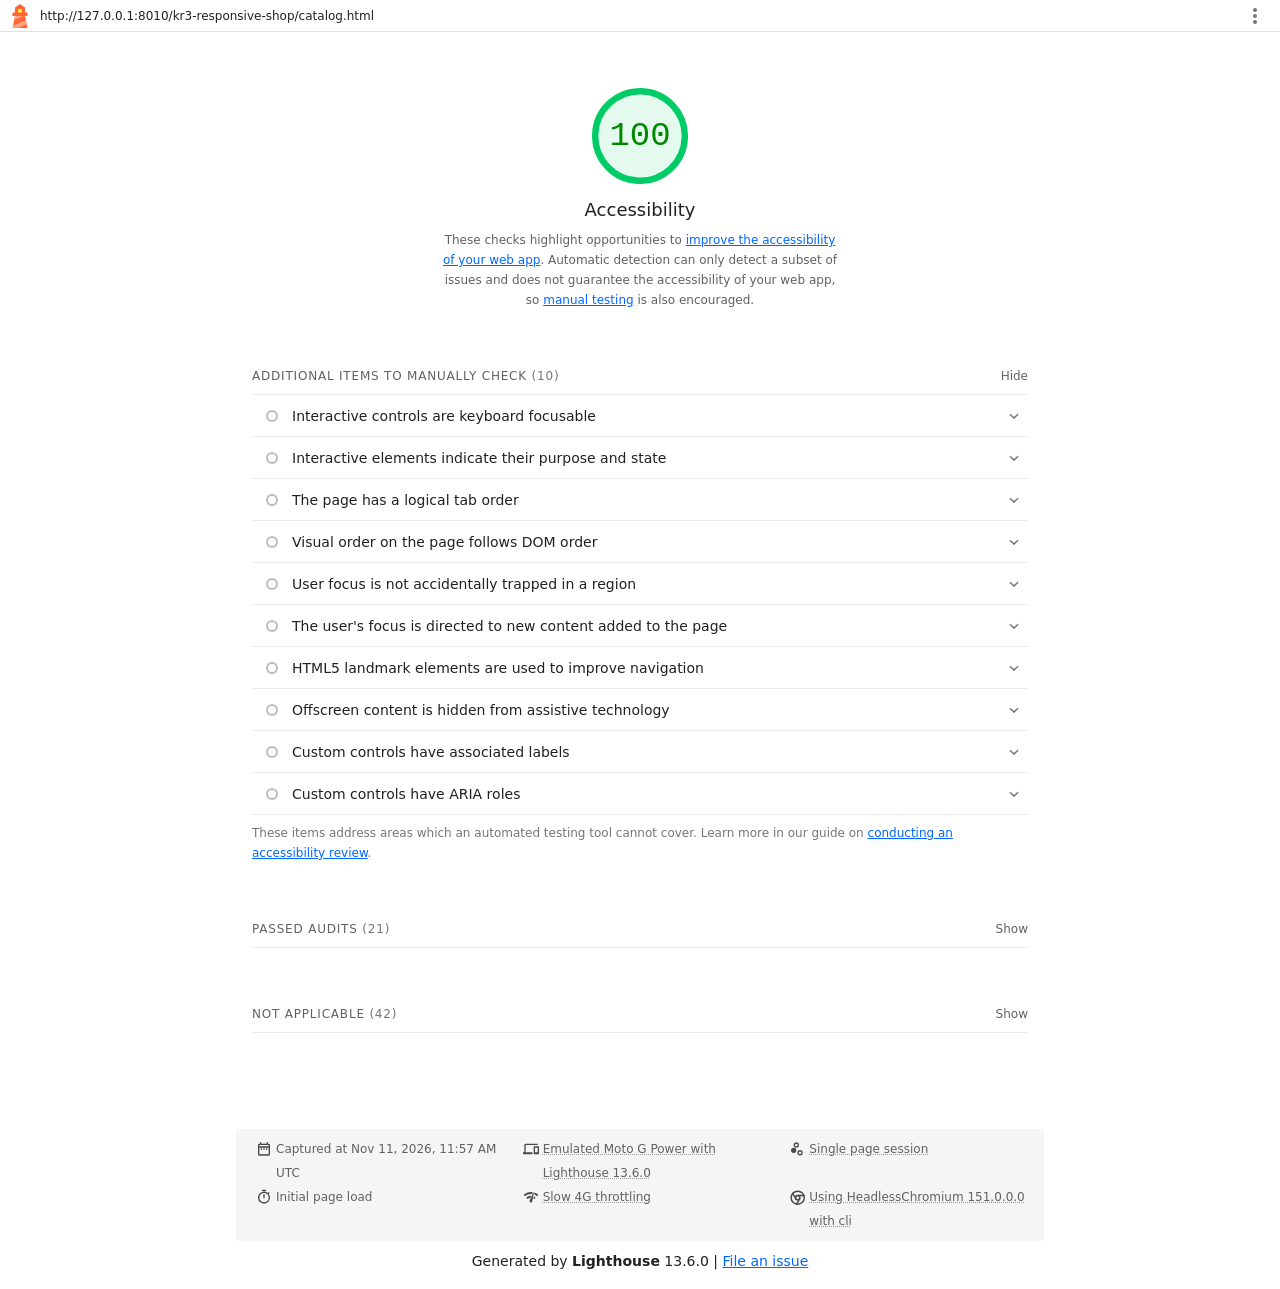
<file: lighthouse/catalog.report.html>
<!--
@license
Copyright 2018 Google LLC
SPDX-License-Identifier: Apache-2.0
-->
<!doctype html>
<html lang="en">
<head>
  <meta charset="utf-8">
  <meta name="viewport" content="width=device-width, initial-scale=1, minimum-scale=1">
  <link rel="icon" href='data:image/svg+xml;utf8,<svg fill="none" xmlns="http://www.w3.org/2000/svg" viewBox="0 0 48 48"><path d="m14 7 10-7 10 7v10h5v7h-5l5 24H9l5-24H9v-7h5V7Z" fill="%23F63"/><path d="M31.561 24H14l-1.689 8.105L31.561 24ZM18.983 48H9l1.022-4.907L35.723 32.27l1.663 7.98L18.983 48Z" fill="%23FFA385"/><path fill="%23FF3" d="M20.5 10h7v7h-7z"/></svg>'>
  <title>Lighthouse Report</title>
  <style>body {margin: 0}</style>
</head>
<body>
  <noscript>Lighthouse report requires JavaScript. Please enable.</noscript>

  <div id="lh-log"></div>

  <script>window.__LIGHTHOUSE_JSON__ = {"lighthouseVersion":"13.6.0","requestedUrl":"http://127.0.0.1:8010/kr3-responsive-shop/catalog.html","mainDocumentUrl":"http://127.0.0.1:8010/kr3-responsive-shop/catalog.html","finalDisplayedUrl":"http://127.0.0.1:8010/kr3-responsive-shop/catalog.html","finalUrl":"http://127.0.0.1:8010/kr3-responsive-shop/catalog.html","fetchTime":"2026-11-11T11:57:43.504Z","gatherMode":"navigation","runWarnings":[],"userAgent":"Mozilla/5.0 (X11; Linux x86_64) AppleWebKit/537.36 (KHTML, like Gecko) HeadlessChrome/151.0.0.0 Safari/537.36","environment":{"networkUserAgent":"Mozilla/5.0 (Linux; Android 11; moto g power (2022)) AppleWebKit/537.36 (KHTML, like Gecko) Chrome/151.0.0.0 Mobile Safari/537.36","hostUserAgent":"Mozilla/5.0 (X11; Linux x86_64) AppleWebKit/537.36 (KHTML, like Gecko) HeadlessChrome/151.0.0.0 Safari/537.36","benchmarkIndex":2520.5,"credits":{"axe-core":"4.14.0"}},"audits":{"accesskeys":{"id":"accesskeys","title":"`[accesskey]` values are unique","description":"Access keys let users quickly focus a part of the page. For proper navigation, each access key must be unique. [Learn more about access keys](https://dequeuniversity.com/rules/axe/4.14/accesskeys).","score":null,"scoreDisplayMode":"notApplicable"},"aria-allowed-attr":{"id":"aria-allowed-attr","title":"`[aria-*]` attributes match their roles","description":"Each ARIA `role` supports a specific subset of `aria-*` attributes. Mismatching these invalidates the `aria-*` attributes. [Learn how to match ARIA attributes to their roles](https://dequeuniversity.com/rules/axe/4.14/aria-allowed-attr).","score":1,"scoreDisplayMode":"binary","details":{"type":"table","headings":[{"key":"node","valueType":"node","subItemsHeading":{"key":"relatedNode","valueType":"node"},"label":"Failing Elements"}],"items":[]}},"aria-allowed-role":{"id":"aria-allowed-role","title":"Uses ARIA roles only on compatible elements","description":"Many HTML elements can only be assigned certain ARIA roles. Using ARIA roles where they are not allowed can interfere with the accessibility of the web page. [Learn more about ARIA roles](https://dequeuniversity.com/rules/axe/4.14/aria-allowed-role).","score":null,"scoreDisplayMode":"notApplicable"},"aria-command-name":{"id":"aria-command-name","title":"`button`, `link`, and `menuitem` elements have accessible names","description":"When an element doesn't have an accessible name, screen readers announce it with a generic name, making it unusable for users who rely on screen readers. [Learn how to make command elements more accessible](https://dequeuniversity.com/rules/axe/4.14/aria-command-name).","score":null,"scoreDisplayMode":"notApplicable"},"aria-conditional-attr":{"id":"aria-conditional-attr","title":"ARIA attributes are used as specified for the element's role","description":"Some ARIA attributes are only allowed on an element under certain conditions. [Learn more about conditional ARIA attributes](https://dequeuniversity.com/rules/axe/4.14/aria-conditional-attr).","score":1,"scoreDisplayMode":"binary","details":{"type":"table","headings":[{"key":"node","valueType":"node","subItemsHeading":{"key":"relatedNode","valueType":"node"},"label":"Failing Elements"}],"items":[]}},"aria-deprecated-role":{"id":"aria-deprecated-role","title":"Deprecated ARIA roles were not used","description":"Deprecated ARIA roles may not be processed correctly by assistive technology. [Learn more about deprecated ARIA roles](https://dequeuniversity.com/rules/axe/4.14/aria-deprecated-role).","score":null,"scoreDisplayMode":"notApplicable"},"aria-dialog-name":{"id":"aria-dialog-name","title":"Elements with `role=\"dialog\"` or `role=\"alertdialog\"` have accessible names.","description":"ARIA dialog elements without accessible names may prevent screen readers users from discerning the purpose of these elements. [Learn how to make ARIA dialog elements more accessible](https://dequeuniversity.com/rules/axe/4.14/aria-dialog-name).","score":null,"scoreDisplayMode":"notApplicable"},"aria-hidden-body":{"id":"aria-hidden-body","title":"`[aria-hidden=\"true\"]` is not present on the document `\u003cbody>`","description":"Assistive technologies, like screen readers, work inconsistently when `aria-hidden=\"true\"` is set on the document `\u003cbody>`. [Learn how `aria-hidden` affects the document body](https://dequeuniversity.com/rules/axe/4.14/aria-hidden-body).","score":1,"scoreDisplayMode":"binary","details":{"type":"table","headings":[{"key":"node","valueType":"node","subItemsHeading":{"key":"relatedNode","valueType":"node"},"label":"Failing Elements"}],"items":[]}},"aria-hidden-focus":{"id":"aria-hidden-focus","title":"`[aria-hidden=\"true\"]` elements do not contain focusable descendents","description":"Focusable descendents within an `[aria-hidden=\"true\"]` element prevent those interactive elements from being available to users of assistive technologies like screen readers. [Learn how `aria-hidden` affects focusable elements](https://dequeuniversity.com/rules/axe/4.14/aria-hidden-focus).","score":1,"scoreDisplayMode":"binary","details":{"type":"table","headings":[{"key":"node","valueType":"node","subItemsHeading":{"key":"relatedNode","valueType":"node"},"label":"Failing Elements"}],"items":[]}},"aria-input-field-name":{"id":"aria-input-field-name","title":"ARIA input fields have accessible names","description":"When an input field doesn't have an accessible name, screen readers announce it with a generic name, making it unusable for users who rely on screen readers. [Learn more about input field labels](https://dequeuniversity.com/rules/axe/4.14/aria-input-field-name).","score":null,"scoreDisplayMode":"notApplicable"},"aria-meter-name":{"id":"aria-meter-name","title":"ARIA `meter` elements have accessible names","description":"When a meter element doesn't have an accessible name, screen readers announce it with a generic name, making it unusable for users who rely on screen readers. [Learn how to name `meter` elements](https://dequeuniversity.com/rules/axe/4.14/aria-meter-name).","score":null,"scoreDisplayMode":"notApplicable"},"aria-progressbar-name":{"id":"aria-progressbar-name","title":"ARIA `progressbar` elements have accessible names","description":"When a `progressbar` element doesn't have an accessible name, screen readers announce it with a generic name, making it unusable for users who rely on screen readers. [Learn how to label `progressbar` elements](https://dequeuniversity.com/rules/axe/4.14/aria-progressbar-name).","score":null,"scoreDisplayMode":"notApplicable"},"aria-prohibited-attr":{"id":"aria-prohibited-attr","title":"Elements use only permitted ARIA attributes","description":"Using ARIA attributes in roles where they are prohibited can mean that important information is not communicated to users of assistive technologies. [Learn more about prohibited ARIA roles](https://dequeuniversity.com/rules/axe/4.14/aria-prohibited-attr).","score":1,"scoreDisplayMode":"binary","details":{"type":"table","headings":[{"key":"node","valueType":"node","subItemsHeading":{"key":"relatedNode","valueType":"node"},"label":"Failing Elements"}],"items":[]}},"aria-required-attr":{"id":"aria-required-attr","title":"`[role]`s have all required `[aria-*]` attributes","description":"Some ARIA roles have required attributes that describe the state of the element to screen readers. [Learn more about roles and required attributes](https://dequeuniversity.com/rules/axe/4.14/aria-required-attr).","score":null,"scoreDisplayMode":"notApplicable"},"aria-required-children":{"id":"aria-required-children","title":"Elements with an ARIA `[role]` that require children to contain a specific `[role]` have all required children.","description":"Some ARIA parent roles must contain specific child roles to perform their intended accessibility functions. [Learn more about roles and required children elements](https://dequeuniversity.com/rules/axe/4.14/aria-required-children).","score":null,"scoreDisplayMode":"notApplicable"},"aria-required-parent":{"id":"aria-required-parent","title":"`[role]`s are contained by their required parent element","description":"Some ARIA child roles must be contained by specific parent roles to properly perform their intended accessibility functions. [Learn more about ARIA roles and required parent element](https://dequeuniversity.com/rules/axe/4.14/aria-required-parent).","score":null,"scoreDisplayMode":"notApplicable"},"aria-roles":{"id":"aria-roles","title":"`[role]` values are valid","description":"ARIA roles must have valid values in order to perform their intended accessibility functions. [Learn more about valid ARIA roles](https://dequeuniversity.com/rules/axe/4.14/aria-roles).","score":null,"scoreDisplayMode":"notApplicable"},"aria-text":{"id":"aria-text","title":"Elements with the `role=text` attribute do not have focusable descendents.","description":"Adding `role=text` around a text node split by markup enables VoiceOver to treat it as one phrase, but the element's focusable descendents will not be announced. [Learn more about the `role=text` attribute](https://dequeuniversity.com/rules/axe/4.14/aria-text).","score":null,"scoreDisplayMode":"notApplicable"},"aria-toggle-field-name":{"id":"aria-toggle-field-name","title":"ARIA toggle fields have accessible names","description":"When a toggle field doesn't have an accessible name, screen readers announce it with a generic name, making it unusable for users who rely on screen readers. [Learn more about toggle fields](https://dequeuniversity.com/rules/axe/4.14/aria-toggle-field-name).","score":null,"scoreDisplayMode":"notApplicable"},"aria-tooltip-name":{"id":"aria-tooltip-name","title":"ARIA `tooltip` elements have accessible names","description":"When a tooltip element doesn't have an accessible name, screen readers announce it with a generic name, making it unusable for users who rely on screen readers. [Learn how to name `tooltip` elements](https://dequeuniversity.com/rules/axe/4.14/aria-tooltip-name).","score":null,"scoreDisplayMode":"notApplicable"},"aria-treeitem-name":{"id":"aria-treeitem-name","title":"ARIA `treeitem` elements have accessible names","description":"When a `treeitem` element doesn't have an accessible name, screen readers announce it with a generic name, making it unusable for users who rely on screen readers. [Learn more about labeling `treeitem` elements](https://dequeuniversity.com/rules/axe/4.14/aria-treeitem-name).","score":null,"scoreDisplayMode":"notApplicable"},"aria-valid-attr-value":{"id":"aria-valid-attr-value","title":"`[aria-*]` attributes have valid values","description":"Assistive technologies, like screen readers, can't interpret ARIA attributes with invalid values. [Learn more about valid values for ARIA attributes](https://dequeuniversity.com/rules/axe/4.14/aria-valid-attr-value).","score":1,"scoreDisplayMode":"binary","details":{"type":"table","headings":[{"key":"node","valueType":"node","subItemsHeading":{"key":"relatedNode","valueType":"node"},"label":"Failing Elements"}],"items":[]}},"aria-valid-attr":{"id":"aria-valid-attr","title":"`[aria-*]` attributes are valid and not misspelled","description":"Assistive technologies, like screen readers, can't interpret ARIA attributes with invalid names. [Learn more about valid ARIA attributes](https://dequeuniversity.com/rules/axe/4.14/aria-valid-attr).","score":1,"scoreDisplayMode":"binary","details":{"type":"table","headings":[{"key":"node","valueType":"node","subItemsHeading":{"key":"relatedNode","valueType":"node"},"label":"Failing Elements"}],"items":[]}},"button-name":{"id":"button-name","title":"Buttons have an accessible name","description":"When a button doesn't have an accessible name, screen readers announce it as \"button\", making it unusable for users who rely on screen readers. [Learn how to make buttons more accessible](https://dequeuniversity.com/rules/axe/4.14/button-name).","score":1,"scoreDisplayMode":"binary","details":{"type":"table","headings":[{"key":"node","valueType":"node","subItemsHeading":{"key":"relatedNode","valueType":"node"},"label":"Failing Elements"}],"items":[]}},"bypass":{"id":"bypass","title":"The page contains a heading, skip link, or landmark region","description":"Adding ways to bypass repetitive content lets keyboard users navigate the page more efficiently. [Learn more about bypass blocks](https://dequeuniversity.com/rules/axe/4.14/bypass).","score":null,"scoreDisplayMode":"notApplicable"},"color-contrast":{"id":"color-contrast","title":"Background and foreground colors have a sufficient contrast ratio","description":"Low-contrast text is difficult or impossible for many users to read. [Learn how to provide sufficient color contrast](https://dequeuniversity.com/rules/axe/4.14/color-contrast).","score":1,"scoreDisplayMode":"binary","details":{"type":"table","headings":[{"key":"node","valueType":"node","subItemsHeading":{"key":"relatedNode","valueType":"node"},"label":"Failing Elements"}],"items":[]}},"definition-list":{"id":"definition-list","title":"`\u003cdl>`'s contain only properly-ordered `\u003cdt>` and `\u003cdd>` groups, `\u003cscript>`, `\u003ctemplate>` or `\u003cdiv>` elements.","description":"When definition lists are not properly marked up, screen readers may produce confusing or inaccurate output. [Learn how to structure definition lists correctly](https://dequeuniversity.com/rules/axe/4.14/definition-list).","score":null,"scoreDisplayMode":"notApplicable"},"dlitem":{"id":"dlitem","title":"Definition list items are wrapped in `\u003cdl>` elements","description":"Definition list items (`\u003cdt>` and `\u003cdd>`) must be wrapped in a parent `\u003cdl>` element to ensure that screen readers can properly announce them. [Learn how to structure definition lists correctly](https://dequeuniversity.com/rules/axe/4.14/dlitem).","score":null,"scoreDisplayMode":"notApplicable"},"document-title":{"id":"document-title","title":"Document has a `\u003ctitle>` element","description":"The title gives screen reader users an overview of the page, and search engine users rely on it heavily to determine if a page is relevant to their search. [Learn more about document titles](https://dequeuniversity.com/rules/axe/4.14/document-title).","score":1,"scoreDisplayMode":"binary","details":{"type":"table","headings":[{"key":"node","valueType":"node","subItemsHeading":{"key":"relatedNode","valueType":"node"},"label":"Failing Elements"}],"items":[]}},"duplicate-id-aria":{"id":"duplicate-id-aria","title":"ARIA IDs are unique","description":"The value of an ARIA ID must be unique to prevent other instances from being overlooked by assistive technologies. [Learn how to fix duplicate ARIA IDs](https://dequeuniversity.com/rules/axe/4.14/duplicate-id-aria).","score":null,"scoreDisplayMode":"notApplicable"},"empty-heading":{"id":"empty-heading","title":"All heading elements contain content.","description":"A heading with no content or inaccessible text prevent screen reader users from accessing information on the page's structure. [Learn more about headings](https://dequeuniversity.com/rules/axe/4.14/empty-heading).","score":null,"scoreDisplayMode":"notApplicable"},"form-field-multiple-labels":{"id":"form-field-multiple-labels","title":"No form fields have multiple labels","description":"Form fields with multiple labels can be confusingly announced by assistive technologies like screen readers which use either the first, the last, or all of the labels. [Learn how to use form labels](https://dequeuniversity.com/rules/axe/4.14/form-field-multiple-labels).","score":null,"scoreDisplayMode":"notApplicable"},"frame-title":{"id":"frame-title","title":"`\u003cframe>` or `\u003ciframe>` elements have a title","description":"Screen reader users rely on frame titles to describe the contents of frames. [Learn more about frame titles](https://dequeuniversity.com/rules/axe/4.14/frame-title).","score":null,"scoreDisplayMode":"notApplicable"},"heading-order":{"id":"heading-order","title":"Heading elements appear in a sequentially-descending order","description":"Properly ordered headings that do not skip levels convey the semantic structure of the page, making it easier to navigate and understand when using assistive technologies. [Learn more about heading order](https://dequeuniversity.com/rules/axe/4.14/heading-order).","score":1,"scoreDisplayMode":"binary","details":{"type":"table","headings":[{"key":"node","valueType":"node","subItemsHeading":{"key":"relatedNode","valueType":"node"},"label":"Failing Elements"}],"items":[]}},"html-has-lang":{"id":"html-has-lang","title":"`\u003chtml>` element has a `[lang]` attribute","description":"If a page doesn't specify a `lang` attribute, a screen reader assumes that the page is in the default language that the user chose when setting up the screen reader. If the page isn't actually in the default language, then the screen reader might not announce the page's text correctly. [Learn more about the `lang` attribute](https://dequeuniversity.com/rules/axe/4.14/html-has-lang).","score":1,"scoreDisplayMode":"binary","details":{"type":"table","headings":[{"key":"node","valueType":"node","subItemsHeading":{"key":"relatedNode","valueType":"node"},"label":"Failing Elements"}],"items":[]}},"html-lang-valid":{"id":"html-lang-valid","title":"`\u003chtml>` element has a valid value for its `[lang]` attribute","description":"Specifying a valid [BCP 47 language](https://www.w3.org/International/questions/qa-choosing-language-tags#question) helps screen readers announce text properly. [Learn how to use the `lang` attribute](https://dequeuniversity.com/rules/axe/4.14/html-lang-valid).","score":1,"scoreDisplayMode":"binary","details":{"type":"table","headings":[{"key":"node","valueType":"node","subItemsHeading":{"key":"relatedNode","valueType":"node"},"label":"Failing Elements"}],"items":[]}},"html-xml-lang-mismatch":{"id":"html-xml-lang-mismatch","title":"`\u003chtml>` element has an `[xml:lang]` attribute with the same base language as the `[lang]` attribute.","description":"If the webpage does not specify a consistent language, then the screen reader might not announce the page's text correctly. [Learn more about the `lang` attribute](https://dequeuniversity.com/rules/axe/4.14/html-xml-lang-mismatch).","score":null,"scoreDisplayMode":"notApplicable"},"identical-links-same-purpose":{"id":"identical-links-same-purpose","title":"Identical links have the same purpose.","description":"Links with the same destination should have the same description, to help users understand the link's purpose and decide whether to follow it. [Learn more about identical links](https://dequeuniversity.com/rules/axe/4.14/identical-links-same-purpose).","score":null,"scoreDisplayMode":"notApplicable"},"image-alt":{"id":"image-alt","title":"Image elements have `[alt]` attributes","description":"Informative elements should aim for short, descriptive alternate text. Decorative elements can be ignored with an empty alt attribute. [Learn more about the `alt` attribute](https://dequeuniversity.com/rules/axe/4.14/image-alt).","score":1,"scoreDisplayMode":"binary","details":{"type":"table","headings":[{"key":"node","valueType":"node","subItemsHeading":{"key":"relatedNode","valueType":"node"},"label":"Failing Elements"}],"items":[]}},"image-redundant-alt":{"id":"image-redundant-alt","title":"Image elements do not have `[alt]` attributes that are redundant text.","description":"Informative elements should aim for short, descriptive alternative text. Alternative text that is exactly the same as the text adjacent to the link or image is potentially confusing for screen reader users, because the text will be read twice. [Learn more about the `alt` attribute](https://dequeuniversity.com/rules/axe/4.14/image-redundant-alt).","score":null,"scoreDisplayMode":"notApplicable"},"input-button-name":{"id":"input-button-name","title":"Input buttons have discernible text.","description":"Adding discernable and accessible text to input buttons may help screen reader users understand the purpose of the input button. [Learn more about input buttons](https://dequeuniversity.com/rules/axe/4.14/input-button-name).","score":null,"scoreDisplayMode":"notApplicable"},"input-image-alt":{"id":"input-image-alt","title":"`\u003cinput type=\"image\">` elements have `[alt]` text","description":"When an image is being used as an `\u003cinput>` button, providing alternative text can help screen reader users understand the purpose of the button. [Learn about input image alt text](https://dequeuniversity.com/rules/axe/4.14/input-image-alt).","score":null,"scoreDisplayMode":"notApplicable"},"label-content-name-mismatch":{"id":"label-content-name-mismatch","title":"Elements with visible text labels have matching accessible names.","description":"Visible text labels that do not match the accessible name can result in a confusing experience for screen reader users. [Learn more about accessible names](https://dequeuniversity.com/rules/axe/4.14/label-content-name-mismatch).","score":1,"scoreDisplayMode":"binary","details":{"type":"table","headings":[{"key":"node","valueType":"node","subItemsHeading":{"key":"relatedNode","valueType":"node"},"label":"Failing Elements"}],"items":[]}},"label":{"id":"label","title":"Form elements have associated labels","description":"Labels ensure that form controls are announced properly by assistive technologies, like screen readers. [Learn more about form element labels](https://dequeuniversity.com/rules/axe/4.14/label).","score":1,"scoreDisplayMode":"binary","details":{"type":"table","headings":[{"key":"node","valueType":"node","subItemsHeading":{"key":"relatedNode","valueType":"node"},"label":"Failing Elements"}],"items":[]}},"landmark-one-main":{"id":"landmark-one-main","title":"Document has a main landmark.","description":"One main landmark helps screen reader users navigate a web page. [Learn more about landmarks](https://dequeuniversity.com/rules/axe/4.14/landmark-one-main).","score":1,"scoreDisplayMode":"binary","details":{"type":"table","headings":[{"key":"node","valueType":"node","subItemsHeading":{"key":"relatedNode","valueType":"node"},"label":"Failing Elements"}],"items":[]}},"link-name":{"id":"link-name","title":"Links have a discernible name","description":"Link text (and alternate text for images, when used as links) that is discernible, unique, and focusable improves the navigation experience for screen reader users. [Learn how to make links accessible](https://dequeuniversity.com/rules/axe/4.14/link-name).","score":1,"scoreDisplayMode":"binary","details":{"type":"table","headings":[{"key":"node","valueType":"node","subItemsHeading":{"key":"relatedNode","valueType":"node"},"label":"Failing Elements"}],"items":[]}},"link-in-text-block":{"id":"link-in-text-block","title":"Links are distinguishable without relying on color.","description":"Low-contrast text is difficult or impossible for many users to read. Link text that is discernible improves the experience for users with low vision. [Learn how to make links distinguishable](https://dequeuniversity.com/rules/axe/4.14/link-in-text-block).","score":null,"scoreDisplayMode":"notApplicable"},"list":{"id":"list","title":"Lists contain only `\u003cli>` elements and script supporting elements (`\u003cscript>` and `\u003ctemplate>`).","description":"Screen readers have a specific way of announcing lists. Ensuring proper list structure aids screen reader output. [Learn more about proper list structure](https://dequeuniversity.com/rules/axe/4.14/list).","score":null,"scoreDisplayMode":"notApplicable"},"listitem":{"id":"listitem","title":"List items (`\u003cli>`) are contained within `\u003cul>`, `\u003col>` or `\u003cmenu>` parent elements","description":"Screen readers require list items (`\u003cli>`) to be contained within a parent `\u003cul>`, `\u003col>` or `\u003cmenu>` to be announced properly. [Learn more about proper list structure](https://dequeuniversity.com/rules/axe/4.14/listitem).","score":null,"scoreDisplayMode":"notApplicable"},"meta-refresh":{"id":"meta-refresh","title":"The document does not use `\u003cmeta http-equiv=\"refresh\">`","description":"Users do not expect a page to refresh automatically, and doing so will move focus back to the top of the page. This may create a frustrating or confusing experience. [Learn more about the refresh meta tag](https://dequeuniversity.com/rules/axe/4.14/meta-refresh).","score":null,"scoreDisplayMode":"notApplicable"},"meta-viewport":{"id":"meta-viewport","title":"`[user-scalable=\"no\"]` is not used in the `\u003cmeta name=\"viewport\">` element and the `[maximum-scale]` attribute is not less than 5.","description":"Disabling zooming is problematic for users with low vision who rely on screen magnification to properly see the contents of a web page. [Learn more about the viewport meta tag](https://dequeuniversity.com/rules/axe/4.14/meta-viewport).","score":1,"scoreDisplayMode":"binary","details":{"type":"table","headings":[{"key":"node","valueType":"node","subItemsHeading":{"key":"relatedNode","valueType":"node"},"label":"Failing Elements"}],"items":[]}},"object-alt":{"id":"object-alt","title":"`\u003cobject>` elements have alternate text","description":"Screen readers cannot translate non-text content. Adding alternate text to `\u003cobject>` elements helps screen readers convey meaning to users. [Learn more about alt text for `object` elements](https://dequeuniversity.com/rules/axe/4.14/object-alt).","score":null,"scoreDisplayMode":"notApplicable"},"select-name":{"id":"select-name","title":"Select elements have associated label elements.","description":"Form elements without effective labels can create frustrating experiences for screen reader users. [Learn more about the `select` element](https://dequeuniversity.com/rules/axe/4.14/select-name).","score":null,"scoreDisplayMode":"notApplicable"},"skip-link":{"id":"skip-link","title":"Skip links are focusable.","description":"Including a skip link can help users skip to the main content to save time. [Learn more about skip links](https://dequeuniversity.com/rules/axe/4.14/skip-link).","score":1,"scoreDisplayMode":"binary","details":{"type":"table","headings":[{"key":"node","valueType":"node","subItemsHeading":{"key":"relatedNode","valueType":"node"},"label":"Failing Elements"}],"items":[]}},"tabindex":{"id":"tabindex","title":"No element has a `[tabindex]` value greater than 0","description":"A value greater than 0 implies an explicit navigation ordering. Although technically valid, this often creates frustrating experiences for users who rely on assistive technologies. [Learn more about the `tabindex` attribute](https://dequeuniversity.com/rules/axe/4.14/tabindex).","score":1,"scoreDisplayMode":"binary","details":{"type":"table","headings":[{"key":"node","valueType":"node","subItemsHeading":{"key":"relatedNode","valueType":"node"},"label":"Failing Elements"}],"items":[]}},"table-duplicate-name":{"id":"table-duplicate-name","title":"Tables have different content in the summary attribute and `\u003ccaption>`.","description":"The summary attribute should describe the table structure, while `\u003ccaption>` should have the onscreen title. Accurate table mark-up helps users of screen readers. [Learn more about summary and caption](https://dequeuniversity.com/rules/axe/4.14/table-duplicate-name).","score":null,"scoreDisplayMode":"notApplicable"},"table-fake-caption":{"id":"table-fake-caption","title":"Tables use `\u003ccaption>` instead of cells with the `[colspan]` attribute to indicate a caption.","description":"Screen readers have features to make navigating tables easier. Ensuring that tables use the actual caption element instead of cells with the `[colspan]` attribute may improve the experience for screen reader users. [Learn more about captions](https://dequeuniversity.com/rules/axe/4.14/table-fake-caption).","score":null,"scoreDisplayMode":"notApplicable"},"target-size":{"id":"target-size","title":"Touch targets have sufficient size and spacing.","description":"Touch targets with sufficient size and spacing help users who may have difficulty targeting small controls to activate the targets. [Learn more about touch targets](https://dequeuniversity.com/rules/axe/4.14/target-size).","score":1,"scoreDisplayMode":"binary","details":{"type":"table","headings":[{"key":"node","valueType":"node","subItemsHeading":{"key":"relatedNode","valueType":"node"},"label":"Failing Elements"}],"items":[]}},"td-has-header":{"id":"td-has-header","title":"`\u003ctd>` elements in a large `\u003ctable>` have one or more table headers.","description":"Screen readers have features to make navigating tables easier. Ensuring that `\u003ctd>` elements in a large table (3 or more cells in width and height) have an associated table header may improve the experience for screen reader users. [Learn more about table headers](https://dequeuniversity.com/rules/axe/4.14/td-has-header).","score":null,"scoreDisplayMode":"notApplicable"},"td-headers-attr":{"id":"td-headers-attr","title":"Cells in a `\u003ctable>` element that use the `[headers]` attribute refer to table cells within the same table.","description":"Screen readers have features to make navigating tables easier. Ensuring `\u003ctd>` cells using the `[headers]` attribute only refer to other cells in the same table may improve the experience for screen reader users. [Learn more about the `headers` attribute](https://dequeuniversity.com/rules/axe/4.14/td-headers-attr).","score":null,"scoreDisplayMode":"notApplicable"},"th-has-data-cells":{"id":"th-has-data-cells","title":"`\u003cth>` elements and elements with `[role=\"columnheader\"/\"rowheader\"]` have data cells they describe.","description":"Screen readers have features to make navigating tables easier. Ensuring table headers always refer to some set of cells may improve the experience for screen reader users. [Learn more about table headers](https://dequeuniversity.com/rules/axe/4.14/th-has-data-cells).","score":null,"scoreDisplayMode":"notApplicable"},"valid-lang":{"id":"valid-lang","title":"`[lang]` attributes have a valid value","description":"Specifying a valid [BCP 47 language](https://www.w3.org/International/questions/qa-choosing-language-tags#question) on elements helps ensure that text is pronounced correctly by a screen reader. [Learn how to use the `lang` attribute](https://dequeuniversity.com/rules/axe/4.14/valid-lang).","score":null,"scoreDisplayMode":"notApplicable"},"video-caption":{"id":"video-caption","title":"`\u003cvideo>` elements contain a `\u003ctrack>` element with `[kind=\"captions\"]`","description":"When a video provides a caption it is easier for deaf and hearing impaired users to access its information. [Learn more about video captions](https://dequeuniversity.com/rules/axe/4.14/video-caption).","score":null,"scoreDisplayMode":"notApplicable"},"custom-controls-labels":{"id":"custom-controls-labels","title":"Custom controls have associated labels","description":"Custom interactive controls have associated labels, provided by aria-label or aria-labelledby. [Learn more about custom controls and labels](https://developer.chrome.com/docs/lighthouse/accessibility/custom-controls-labels/).","score":null,"scoreDisplayMode":"manual"},"custom-controls-roles":{"id":"custom-controls-roles","title":"Custom controls have ARIA roles","description":"Custom interactive controls have appropriate ARIA roles. [Learn how to add roles to custom controls](https://developer.chrome.com/docs/lighthouse/accessibility/custom-control-roles/).","score":null,"scoreDisplayMode":"manual"},"focus-traps":{"id":"focus-traps","title":"User focus is not accidentally trapped in a region","description":"A user can tab into and out of any control or region without accidentally trapping their focus. [Learn how to avoid focus traps](https://developer.chrome.com/docs/lighthouse/accessibility/focus-traps/).","score":null,"scoreDisplayMode":"manual"},"focusable-controls":{"id":"focusable-controls","title":"Interactive controls are keyboard focusable","description":"Custom interactive controls are keyboard focusable and display a focus indicator. [Learn how to make custom controls focusable](https://developer.chrome.com/docs/lighthouse/accessibility/focusable-controls/).","score":null,"scoreDisplayMode":"manual"},"interactive-element-affordance":{"id":"interactive-element-affordance","title":"Interactive elements indicate their purpose and state","description":"Interactive elements, such as links and buttons, should indicate their state and be distinguishable from non-interactive elements. [Learn how to decorate interactive elements with affordance hints](https://developer.chrome.com/docs/lighthouse/accessibility/interactive-element-affordance/).","score":null,"scoreDisplayMode":"manual"},"logical-tab-order":{"id":"logical-tab-order","title":"The page has a logical tab order","description":"Tabbing through the page follows the visual layout. Users cannot focus elements that are offscreen. [Learn more about logical tab ordering](https://developer.chrome.com/docs/lighthouse/accessibility/logical-tab-order/).","score":null,"scoreDisplayMode":"manual"},"managed-focus":{"id":"managed-focus","title":"The user's focus is directed to new content added to the page","description":"If new content, such as a dialog, is added to the page, the user's focus is directed to it. [Learn how to direct focus to new content](https://developer.chrome.com/docs/lighthouse/accessibility/managed-focus/).","score":null,"scoreDisplayMode":"manual"},"offscreen-content-hidden":{"id":"offscreen-content-hidden","title":"Offscreen content is hidden from assistive technology","description":"Offscreen content is hidden with display: none or aria-hidden=true. [Learn how to properly hide offscreen content](https://developer.chrome.com/docs/lighthouse/accessibility/offscreen-content-hidden/).","score":null,"scoreDisplayMode":"manual"},"use-landmarks":{"id":"use-landmarks","title":"HTML5 landmark elements are used to improve navigation","description":"Landmark elements (`\u003cmain>`, `\u003cnav>`, etc.) are used to improve the keyboard navigation of the page for assistive technology. [Learn more about landmark elements](https://developer.chrome.com/docs/lighthouse/accessibility/use-landmarks/).","score":null,"scoreDisplayMode":"manual"},"visual-order-follows-dom":{"id":"visual-order-follows-dom","title":"Visual order on the page follows DOM order","description":"DOM order matches the visual order, improving navigation for assistive technology. [Learn more about DOM and visual ordering](https://developer.chrome.com/docs/lighthouse/accessibility/visual-order-follows-dom/).","score":null,"scoreDisplayMode":"manual"},"autocomplete-valid":{"id":"autocomplete-valid","title":"`autocomplete` attributes are used correctly","description":"The `autocomplete` attribute values must be valid and correctly applied for screen readers to function correctly. [Learn more about valid autocomplete values](https://dequeuniversity.com/rules/axe/4.14/autocomplete-valid).","score":null,"scoreDisplayMode":"notApplicable"},"presentation-role-conflict":{"id":"presentation-role-conflict","title":"Elements with `role=\"none\"` or `role=\"presentation\"` do not have conflicts","description":"There are certain cases where the semantic role of an element with `role=\"none\"` or `role=\"presentation\"` does not resolve to none or presentation. To ensure the element remains removed from the accessibility tree, you should not add any global ARIA attributes to the element or make it focusable. [Learn more about presentation role conflict](https://dequeuniversity.com/rules/axe/4.14/presentation-role-conflict).","score":null,"scoreDisplayMode":"notApplicable"},"svg-img-alt":{"id":"svg-img-alt","title":"SVG elements with an `img` role have an accessible text alternative","description":"Ensures SVG elements with an `img`, `graphics-document` or `graphics-symbol` role have an accessible text alternative. [Learn more about SVG alt text](https://dequeuniversity.com/rules/axe/4.14/svg-img-alt).","score":null,"scoreDisplayMode":"notApplicable"}},"configSettings":{"output":["html","json"],"maxWaitForFcp":30000,"maxWaitForLoad":45000,"pauseAfterFcpMs":1000,"pauseAfterLoadMs":1000,"networkQuietThresholdMs":1000,"cpuQuietThresholdMs":1000,"formFactor":"mobile","throttling":{"rttMs":150,"throughputKbps":1638.4,"requestLatencyMs":562.5,"downloadThroughputKbps":1474.5600000000002,"uploadThroughputKbps":675,"cpuSlowdownMultiplier":4},"throttlingMethod":"simulate","screenEmulation":{"mobile":true,"width":412,"height":823,"deviceScaleFactor":1.75,"disabled":false},"emulatedUserAgent":"Mozilla/5.0 (Linux; Android 11; moto g power (2022)) AppleWebKit/537.36 (KHTML, like Gecko) Chrome/136.0.0.0 Mobile Safari/537.36","auditMode":false,"gatherMode":false,"clearStorageTypes":["file_systems","shader_cache","service_workers","cache_storage"],"disableStorageReset":false,"debugNavigation":false,"channel":"cli","usePassiveGathering":false,"disableFullPageScreenshot":false,"skipAboutBlank":false,"blankPage":"about:blank","ignoreStatusCode":false,"locale":"en-US","blockedUrlPatterns":null,"additionalTraceCategories":null,"extraHeaders":null,"precomputedLanternData":null,"onlyAudits":null,"onlyCategories":["accessibility"],"skipAudits":null},"categories":{"accessibility":{"title":"Accessibility","description":"These checks highlight opportunities to [improve the accessibility of your web app](https://developer.chrome.com/docs/lighthouse/accessibility/). Automatic detection can only detect a subset of issues and does not guarantee the accessibility of your web app, so [manual testing](https://web.dev/articles/how-to-review) is also encouraged.","manualDescription":"These items address areas which an automated testing tool cannot cover. Learn more in our guide on [conducting an accessibility review](https://web.dev/articles/how-to-review).","supportedModes":["navigation","snapshot"],"auditRefs":[{"id":"accesskeys","weight":0,"group":"a11y-navigation"},{"id":"aria-allowed-attr","weight":10,"group":"a11y-aria"},{"id":"aria-command-name","weight":0,"group":"a11y-aria"},{"id":"aria-conditional-attr","weight":7,"group":"a11y-aria"},{"id":"aria-deprecated-role","weight":0,"group":"a11y-aria"},{"id":"aria-dialog-name","weight":0,"group":"a11y-aria"},{"id":"aria-hidden-body","weight":10,"group":"a11y-aria"},{"id":"aria-hidden-focus","weight":7,"group":"a11y-aria"},{"id":"aria-input-field-name","weight":0,"group":"a11y-aria"},{"id":"aria-meter-name","weight":0,"group":"a11y-aria"},{"id":"aria-progressbar-name","weight":0,"group":"a11y-aria"},{"id":"aria-prohibited-attr","weight":7,"group":"a11y-aria"},{"id":"aria-required-attr","weight":0,"group":"a11y-aria"},{"id":"aria-required-children","weight":0,"group":"a11y-aria"},{"id":"aria-required-parent","weight":0,"group":"a11y-aria"},{"id":"aria-roles","weight":0,"group":"a11y-aria"},{"id":"aria-text","weight":0,"group":"a11y-aria"},{"id":"aria-toggle-field-name","weight":0,"group":"a11y-aria"},{"id":"aria-tooltip-name","weight":0,"group":"a11y-aria"},{"id":"aria-treeitem-name","weight":0,"group":"a11y-aria"},{"id":"aria-valid-attr-value","weight":10,"group":"a11y-aria"},{"id":"aria-valid-attr","weight":10,"group":"a11y-aria"},{"id":"button-name","weight":10,"group":"a11y-names-labels"},{"id":"bypass","weight":0,"group":"a11y-navigation"},{"id":"color-contrast","weight":7,"group":"a11y-color-contrast"},{"id":"definition-list","weight":0,"group":"a11y-tables-lists"},{"id":"dlitem","weight":0,"group":"a11y-tables-lists"},{"id":"document-title","weight":7,"group":"a11y-names-labels"},{"id":"duplicate-id-aria","weight":0,"group":"a11y-aria"},{"id":"form-field-multiple-labels","weight":0,"group":"a11y-names-labels"},{"id":"frame-title","weight":0,"group":"a11y-names-labels"},{"id":"heading-order","weight":3,"group":"a11y-navigation"},{"id":"html-has-lang","weight":7,"group":"a11y-language"},{"id":"html-lang-valid","weight":7,"group":"a11y-language"},{"id":"html-xml-lang-mismatch","weight":0,"group":"a11y-language"},{"id":"image-alt","weight":10,"group":"a11y-names-labels"},{"id":"input-button-name","weight":0,"group":"a11y-names-labels"},{"id":"input-image-alt","weight":0,"group":"a11y-names-labels"},{"id":"label","weight":10,"group":"a11y-names-labels"},{"id":"link-in-text-block","weight":0,"group":"a11y-color-contrast"},{"id":"link-name","weight":7,"group":"a11y-names-labels"},{"id":"list","weight":0,"group":"a11y-tables-lists"},{"id":"listitem","weight":0,"group":"a11y-tables-lists"},{"id":"meta-refresh","weight":0,"group":"a11y-best-practices"},{"id":"meta-viewport","weight":10,"group":"a11y-best-practices"},{"id":"object-alt","weight":0,"group":"a11y-names-labels"},{"id":"select-name","weight":0,"group":"a11y-names-labels"},{"id":"skip-link","weight":3,"group":"a11y-names-labels"},{"id":"tabindex","weight":7,"group":"a11y-navigation"},{"id":"target-size","weight":7,"group":"a11y-best-practices"},{"id":"td-headers-attr","weight":0,"group":"a11y-tables-lists"},{"id":"th-has-data-cells","weight":0,"group":"a11y-tables-lists"},{"id":"valid-lang","weight":0,"group":"a11y-language"},{"id":"video-caption","weight":0,"group":"a11y-audio-video"},{"id":"landmark-one-main","weight":3,"group":"a11y-best-practices"},{"id":"autocomplete-valid","weight":0,"group":"a11y-best-practices"},{"id":"presentation-role-conflict","weight":0,"group":"a11y-best-practices"},{"id":"svg-img-alt","weight":0,"group":"a11y-best-practices"},{"id":"focusable-controls","weight":0},{"id":"interactive-element-affordance","weight":0},{"id":"logical-tab-order","weight":0},{"id":"visual-order-follows-dom","weight":0},{"id":"focus-traps","weight":0},{"id":"managed-focus","weight":0},{"id":"use-landmarks","weight":0},{"id":"offscreen-content-hidden","weight":0},{"id":"custom-controls-labels","weight":0},{"id":"custom-controls-roles","weight":0},{"id":"table-duplicate-name","weight":0,"group":"a11y-best-practices"},{"id":"empty-heading","weight":0,"group":"a11y-best-practices"},{"id":"aria-allowed-role","weight":0,"group":"a11y-best-practices"},{"id":"image-redundant-alt","weight":0,"group":"a11y-names-labels"},{"id":"identical-links-same-purpose","weight":0,"group":"a11y-best-practices"},{"id":"label-content-name-mismatch","weight":0,"group":"hidden"},{"id":"table-fake-caption","weight":0,"group":"hidden"},{"id":"td-has-header","weight":0,"group":"hidden"}],"id":"accessibility","score":1}},"categoryGroups":{"metrics":{"title":"Metrics"},"insights":{"title":"Insights","description":"These insights are also available in the Chrome DevTools Performance Panel - [record a trace](https://developer.chrome.com/docs/devtools/performance/reference) to view more detailed information."},"diagnostics":{"title":"Diagnostics","description":"More information about the performance of your application. These numbers don't [directly affect](https://developer.chrome.com/docs/lighthouse/performance/performance-scoring/) the Performance score."},"a11y-best-practices":{"title":"Best practices","description":"These items highlight common accessibility best practices."},"a11y-color-contrast":{"title":"Contrast","description":"These are opportunities to improve the legibility of your content."},"a11y-names-labels":{"title":"Names and labels","description":"These are opportunities to improve the semantics of the controls in your application. This may enhance the experience for users of assistive technology, like a screen reader."},"a11y-navigation":{"title":"Navigation","description":"These are opportunities to improve keyboard navigation in your application."},"a11y-aria":{"title":"ARIA","description":"These are opportunities to improve the usage of ARIA in your application which may enhance the experience for users of assistive technology, like a screen reader."},"a11y-language":{"title":"Internationalization and localization","description":"These are opportunities to improve the interpretation of your content by users in different locales."},"a11y-audio-video":{"title":"Audio and video","description":"These are opportunities to provide alternative content for audio and video. This may improve the experience for users with hearing or vision impairments."},"a11y-tables-lists":{"title":"Tables and lists","description":"These are opportunities to improve the experience of reading tabular or list data using assistive technology, like a screen reader."},"seo-mobile":{"title":"Mobile Friendly","description":"Make sure your pages are mobile friendly so users don’t have to pinch or zoom in order to read the content pages. [Learn how to make pages mobile-friendly](https://developers.google.com/search/mobile-sites/)."},"seo-content":{"title":"Content Best Practices","description":"Format your HTML in a way that enables crawlers to better understand your app’s content."},"seo-crawl":{"title":"Crawling and Indexing","description":"To appear in search results, crawlers need access to your app."},"best-practices-trust-safety":{"title":"Trust and Safety"},"best-practices-ux":{"title":"User Experience"},"best-practices-browser-compat":{"title":"Browser Compatibility"},"best-practices-general":{"title":"General"},"webmcp":{"title":"WebMCP","description":"Audits validating WebMCP integration."},"agent-accessibility":{"title":"Agent Accessibility","description":"These audits highlight best practices for improving the accessibility of the website for AI agents."},"agent-discoverability":{"title":"Agent Discoverability","description":"These audits validate that websites expose discoverable resources, documentation, and catalogs for AI agents."},"hidden":{"title":""}},"stackPacks":[],"entities":[{"name":"127.0.0.1","origins":["http://127.0.0.1:8010"],"isFirstParty":true,"isUnrecognized":true}],"fullPageScreenshot":{"screenshot":{"data":"[data-uri]","width":412,"height":3926},"nodes":{"1-0-SPAN":{"id":"","top":22,"bottom":46,"left":315,"right":329,"width":14,"height":24},"1-1-A":{"id":"","top":3862,"bottom":3906,"left":348,"right":392,"width":44,"height":44}}},"timing":{"entries":[{"startTime":1169.47,"name":"lh:config","duration":1024.08,"entryType":"measure"},{"startTime":1174.9,"name":"lh:config:resolveArtifactsToDefns","duration":129.8,"entryType":"measure"},{"startTime":2193.91,"name":"lh:runner:gather","duration":5198.25,"entryType":"measure"},{"startTime":2301.65,"name":"lh:driver:connect","duration":9.27,"entryType":"measure"},{"startTime":2311.17,"name":"lh:driver:navigate","duration":34.96,"entryType":"measure"},{"startTime":2346.47,"name":"lh:gather:getBenchmarkIndex","duration":1017.08,"entryType":"measure"},{"startTime":3363.72,"name":"lh:gather:getVersion","duration":2.27,"entryType":"measure"},{"startTime":3366.08,"name":"lh:gather:getDevicePixelRatio","duration":3.61,"entryType":"measure"},{"startTime":3370.16,"name":"lh:prepare:navigationMode","duration":34.19,"entryType":"measure"},{"startTime":3371.16,"name":"lh:gather:getVersion","duration":0.57,"entryType":"measure"},{"startTime":3393.59,"name":"lh:storage:clearDataForOrigin","duration":3.32,"entryType":"measure"},{"startTime":3397.06,"name":"lh:storage:clearBrowserCaches","duration":3.64,"entryType":"measure"},{"startTime":3403.19,"name":"lh:gather:prepareThrottlingAndNetwork","duration":1.14,"entryType":"measure"},{"startTime":3408.98,"name":"lh:driver:navigate","duration":2440.15,"entryType":"measure"},{"startTime":5851.97,"name":"lh:computed:NetworkRecords","duration":1,"entryType":"measure"},{"startTime":5853.31,"name":"lh:gather:getArtifact:DevtoolsLog","duration":0.02,"entryType":"measure"},{"startTime":5853.34,"name":"lh:gather:getArtifact:Accessibility","duration":289.69,"entryType":"measure"},{"startTime":6143.24,"name":"lh:gather:getArtifact:NetworkUserAgent","duration":0.07,"entryType":"measure"},{"startTime":6143.32,"name":"lh:gather:getArtifact:Stacks","duration":9.62,"entryType":"measure"},{"startTime":6143.38,"name":"lh:gather:collectStacks","duration":9.53,"entryType":"measure"},{"startTime":6152.95,"name":"lh:gather:getArtifact:FullPageScreenshot","duration":1210.87,"entryType":"measure"},{"startTime":7355.39,"name":"lh:gather:getVersion","duration":2.04,"entryType":"measure"},{"startTime":7392.45,"name":"lh:runner:audit","duration":134.02,"entryType":"measure"},{"startTime":7392.53,"name":"lh:runner:auditing","duration":133.41,"entryType":"measure"},{"startTime":7393.34,"name":"lh:audit:accesskeys","duration":0.92,"entryType":"measure"},{"startTime":7394.54,"name":"lh:audit:aria-allowed-attr","duration":6.08,"entryType":"measure"},{"startTime":7401.48,"name":"lh:audit:aria-allowed-role","duration":0.6,"entryType":"measure"},{"startTime":7402.29,"name":"lh:audit:aria-command-name","duration":2.23,"entryType":"measure"},{"startTime":7404.7,"name":"lh:audit:aria-conditional-attr","duration":2.31,"entryType":"measure"},{"startTime":7407.19,"name":"lh:audit:aria-deprecated-role","duration":0.5,"entryType":"measure"},{"startTime":7407.85,"name":"lh:audit:aria-dialog-name","duration":0.59,"entryType":"measure"},{"startTime":7408.58,"name":"lh:audit:aria-hidden-body","duration":2.47,"entryType":"measure"},{"startTime":7411.22,"name":"lh:audit:aria-hidden-focus","duration":2.02,"entryType":"measure"},{"startTime":7413.6,"name":"lh:audit:aria-input-field-name","duration":0.64,"entryType":"measure"},{"startTime":7414.42,"name":"lh:audit:aria-meter-name","duration":0.64,"entryType":"measure"},{"startTime":7415.19,"name":"lh:audit:aria-progressbar-name","duration":0.83,"entryType":"measure"},{"startTime":7416.16,"name":"lh:audit:aria-prohibited-attr","duration":2.1,"entryType":"measure"},{"startTime":7418.43,"name":"lh:audit:aria-required-attr","duration":1.15,"entryType":"measure"},{"startTime":7419.78,"name":"lh:audit:aria-required-children","duration":1.04,"entryType":"measure"},{"startTime":7420.96,"name":"lh:audit:aria-required-parent","duration":0.72,"entryType":"measure"},{"startTime":7421.83,"name":"lh:audit:aria-roles","duration":1.51,"entryType":"measure"},{"startTime":7423.49,"name":"lh:audit:aria-text","duration":1.12,"entryType":"measure"},{"startTime":7424.79,"name":"lh:audit:aria-toggle-field-name","duration":0.86,"entryType":"measure"},{"startTime":7425.8,"name":"lh:audit:aria-tooltip-name","duration":1.12,"entryType":"measure"},{"startTime":7427.05,"name":"lh:audit:aria-treeitem-name","duration":0.9,"entryType":"measure"},{"startTime":7428.07,"name":"lh:audit:aria-valid-attr-value","duration":1.81,"entryType":"measure"},{"startTime":7430,"name":"lh:audit:aria-valid-attr","duration":1.8,"entryType":"measure"},{"startTime":7431.92,"name":"lh:audit:button-name","duration":1.71,"entryType":"measure"},{"startTime":7433.78,"name":"lh:audit:bypass","duration":1.88,"entryType":"measure"},{"startTime":7435.8,"name":"lh:audit:color-contrast","duration":1.63,"entryType":"measure"},{"startTime":7437.57,"name":"lh:audit:definition-list","duration":1.39,"entryType":"measure"},{"startTime":7439.09,"name":"lh:audit:dlitem","duration":0.94,"entryType":"measure"},{"startTime":7440.16,"name":"lh:audit:document-title","duration":2.71,"entryType":"measure"},{"startTime":7443,"name":"lh:audit:duplicate-id-aria","duration":1.73,"entryType":"measure"},{"startTime":7444.88,"name":"lh:audit:empty-heading","duration":1.68,"entryType":"measure"},{"startTime":7446.68,"name":"lh:audit:form-field-multiple-labels","duration":1.8,"entryType":"measure"},{"startTime":7448.61,"name":"lh:audit:frame-title","duration":0.93,"entryType":"measure"},{"startTime":7449.65,"name":"lh:audit:heading-order","duration":1.78,"entryType":"measure"},{"startTime":7451.56,"name":"lh:audit:html-has-lang","duration":2.86,"entryType":"measure"},{"startTime":7454.56,"name":"lh:audit:html-lang-valid","duration":1.68,"entryType":"measure"},{"startTime":7456.36,"name":"lh:audit:html-xml-lang-mismatch","duration":1.04,"entryType":"measure"},{"startTime":7457.52,"name":"lh:audit:identical-links-same-purpose","duration":1.73,"entryType":"measure"},{"startTime":7459.37,"name":"lh:audit:image-alt","duration":2.3,"entryType":"measure"},{"startTime":7461.88,"name":"lh:audit:image-redundant-alt","duration":1.8,"entryType":"measure"},{"startTime":7463.83,"name":"lh:audit:input-button-name","duration":1,"entryType":"measure"},{"startTime":7465.14,"name":"lh:audit:input-image-alt","duration":1.07,"entryType":"measure"},{"startTime":7466.33,"name":"lh:audit:label-content-name-mismatch","duration":1.97,"entryType":"measure"},{"startTime":7468.43,"name":"lh:audit:label","duration":1.96,"entryType":"measure"},{"startTime":7470.52,"name":"lh:audit:landmark-one-main","duration":1.54,"entryType":"measure"},{"startTime":7472.17,"name":"lh:audit:link-name","duration":1.71,"entryType":"measure"},{"startTime":7474,"name":"lh:audit:link-in-text-block","duration":1.09,"entryType":"measure"},{"startTime":7475.21,"name":"lh:audit:list","duration":1.13,"entryType":"measure"},{"startTime":7476.45,"name":"lh:audit:listitem","duration":1.35,"entryType":"measure"},{"startTime":7478,"name":"lh:audit:meta-refresh","duration":1.47,"entryType":"measure"},{"startTime":7479.6,"name":"lh:audit:meta-viewport","duration":1.76,"entryType":"measure"},{"startTime":7481.65,"name":"lh:audit:object-alt","duration":1.25,"entryType":"measure"},{"startTime":7483.02,"name":"lh:audit:select-name","duration":1.31,"entryType":"measure"},{"startTime":7484.44,"name":"lh:audit:skip-link","duration":2.23,"entryType":"measure"},{"startTime":7486.85,"name":"lh:audit:tabindex","duration":18.94,"entryType":"measure"},{"startTime":7505.94,"name":"lh:audit:table-duplicate-name","duration":1.51,"entryType":"measure"},{"startTime":7507.58,"name":"lh:audit:table-fake-caption","duration":1.56,"entryType":"measure"},{"startTime":7509.27,"name":"lh:audit:target-size","duration":1.95,"entryType":"measure"},{"startTime":7511.35,"name":"lh:audit:td-has-header","duration":1.52,"entryType":"measure"},{"startTime":7513,"name":"lh:audit:td-headers-attr","duration":2.02,"entryType":"measure"},{"startTime":7515.14,"name":"lh:audit:th-has-data-cells","duration":1.79,"entryType":"measure"},{"startTime":7517.06,"name":"lh:audit:valid-lang","duration":1.64,"entryType":"measure"},{"startTime":7518.86,"name":"lh:audit:video-caption","duration":2.43,"entryType":"measure"},{"startTime":7521.33,"name":"lh:audit:custom-controls-labels","duration":0.14,"entryType":"measure"},{"startTime":7521.48,"name":"lh:audit:custom-controls-roles","duration":0.01,"entryType":"measure"},{"startTime":7521.5,"name":"lh:audit:focus-traps","duration":0.01,"entryType":"measure"},{"startTime":7521.51,"name":"lh:audit:focusable-controls","duration":0.01,"entryType":"measure"},{"startTime":7521.52,"name":"lh:audit:interactive-element-affordance","duration":0.01,"entryType":"measure"},{"startTime":7521.53,"name":"lh:audit:logical-tab-order","duration":0.01,"entryType":"measure"},{"startTime":7521.54,"name":"lh:audit:managed-focus","duration":0.01,"entryType":"measure"},{"startTime":7521.55,"name":"lh:audit:offscreen-content-hidden","duration":0.01,"entryType":"measure"},{"startTime":7521.56,"name":"lh:audit:use-landmarks","duration":0.01,"entryType":"measure"},{"startTime":7521.58,"name":"lh:audit:visual-order-follows-dom","duration":0.01,"entryType":"measure"},{"startTime":7521.71,"name":"lh:audit:autocomplete-valid","duration":1.11,"entryType":"measure"},{"startTime":7523.03,"name":"lh:audit:presentation-role-conflict","duration":1.46,"entryType":"measure"},{"startTime":7524.61,"name":"lh:audit:svg-img-alt","duration":1.32,"entryType":"measure"},{"startTime":7525.96,"name":"lh:runner:generate","duration":0.49,"entryType":"measure"},{"startTime":7526.82,"name":"lh:computed:EntityClassification","duration":0.85,"entryType":"measure"}],"total":5332.27},"i18n":{"rendererFormattedStrings":{"calculatorLink":"See calculator.","collapseView":"Collapse view","crcInitialNavigation":"Initial Navigation","crcLongestDurationLabel":"Maximum critical path latency:","dropdownCopyJSON":"Copy JSON","dropdownDarkTheme":"Toggle Dark Theme","dropdownPrintExpanded":"Print Expanded","dropdownPrintSummary":"Print Summary","dropdownSaveGist":"Save as Gist","dropdownSaveHTML":"Save as HTML","dropdownSaveJSON":"Save as JSON","dropdownViewUnthrottledTrace":"View Unthrottled Trace","dropdownViewer":"Open in Viewer","errorLabel":"Error!","errorMissingAuditInfo":"Report error: no audit information","expandView":"Expand view","firstPartyChipLabel":"1st party","footerIssue":"File an issue","hide":"Hide","labDataTitle":"Lab Data","lsPerformanceCategoryDescription":"[Lighthouse](https://developers.google.com/web/tools/lighthouse/) analysis of the current page on an emulated mobile network. Values are estimated and may vary.","manualAuditsGroupTitle":"Additional items to manually check","notApplicableAuditsGroupTitle":"Not applicable","openInANewTabTooltip":"Open in a new tab","opportunityResourceColumnLabel":"Opportunity","opportunitySavingsColumnLabel":"Estimated Savings","passedAuditsGroupTitle":"Passed audits","runtimeAnalysisWindow":"Initial page load","runtimeAnalysisWindowSnapshot":"Point-in-time snapshot","runtimeAnalysisWindowTimespan":"User interactions timespan","runtimeCustom":"Custom throttling","runtimeDesktopEmulation":"Emulated Desktop","runtimeMobileEmulation":"Emulated Moto G Power","runtimeNoEmulation":"No emulation","runtimeSettingsArdVersion":"ARD version","runtimeSettingsAxeVersion":"Axe version","runtimeSettingsBenchmark":"Unthrottled CPU/Memory Power","runtimeSettingsCPUThrottling":"CPU throttling","runtimeSettingsDevice":"Device","runtimeSettingsNetworkThrottling":"Network throttling","runtimeSettingsScreenEmulation":"Screen emulation","runtimeSettingsUANetwork":"User agent (network)","runtimeSingleLoad":"Single page session","runtimeSingleLoadTooltip":"This data is taken from a single page session, as opposed to field data summarizing many sessions.","runtimeSlow4g":"Slow 4G throttling","runtimeUnknown":"Unknown","show":"Show","showRelevantAudits":"Show audits relevant to:","snippetCollapseButtonLabel":"Collapse snippet","snippetExpandButtonLabel":"Expand snippet","thirdPartyResourcesLabel":"Show 3rd-party resources","throttlingProvided":"Provided by environment","toplevelWarningsMessage":"There were issues affecting this run of Lighthouse:","unattributable":"Unattributable","unscoredLabel":"Unscored","unscoredTitle":"This audit does not contribute to the overall category score.","varianceDisclaimer":"Values are estimated and may vary. The [performance score is calculated](https://developer.chrome.com/docs/lighthouse/performance/performance-scoring/) directly from these metrics.","viewTraceLabel":"View Trace","viewTreemapLabel":"View Treemap","warningAuditsGroupTitle":"Passed audits but with warnings","warningHeader":"Warnings: "},"icuMessagePaths":{"core/audits/accessibility/accesskeys.js | title":["audits.accesskeys.title"],"core/audits/accessibility/accesskeys.js | description":["audits.accesskeys.description"],"core/audits/accessibility/aria-allowed-attr.js | title":["audits[aria-allowed-attr].title"],"core/audits/accessibility/aria-allowed-attr.js | description":["audits[aria-allowed-attr].description"],"core/lib/i18n/i18n.js | columnFailingElem":["audits[aria-allowed-attr].details.headings[0].label","audits[aria-conditional-attr].details.headings[0].label","audits[aria-hidden-body].details.headings[0].label","audits[aria-hidden-focus].details.headings[0].label","audits[aria-prohibited-attr].details.headings[0].label","audits[aria-valid-attr-value].details.headings[0].label","audits[aria-valid-attr].details.headings[0].label","audits[button-name].details.headings[0].label","audits[color-contrast].details.headings[0].label","audits[document-title].details.headings[0].label","audits[heading-order].details.headings[0].label","audits[html-has-lang].details.headings[0].label","audits[html-lang-valid].details.headings[0].label","audits[image-alt].details.headings[0].label","audits[label-content-name-mismatch].details.headings[0].label","audits.label.details.headings[0].label","audits[landmark-one-main].details.headings[0].label","audits[link-name].details.headings[0].label","audits[meta-viewport].details.headings[0].label","audits[skip-link].details.headings[0].label","audits.tabindex.details.headings[0].label","audits[target-size].details.headings[0].label"],"core/audits/accessibility/aria-allowed-role.js | title":["audits[aria-allowed-role].title"],"core/audits/accessibility/aria-allowed-role.js | description":["audits[aria-allowed-role].description"],"core/audits/accessibility/aria-command-name.js | title":["audits[aria-command-name].title"],"core/audits/accessibility/aria-command-name.js | description":["audits[aria-command-name].description"],"core/audits/accessibility/aria-conditional-attr.js | title":["audits[aria-conditional-attr].title"],"core/audits/accessibility/aria-conditional-attr.js | description":["audits[aria-conditional-attr].description"],"core/audits/accessibility/aria-deprecated-role.js | title":["audits[aria-deprecated-role].title"],"core/audits/accessibility/aria-deprecated-role.js | description":["audits[aria-deprecated-role].description"],"core/audits/accessibility/aria-dialog-name.js | title":["audits[aria-dialog-name].title"],"core/audits/accessibility/aria-dialog-name.js | description":["audits[aria-dialog-name].description"],"core/audits/accessibility/aria-hidden-body.js | title":["audits[aria-hidden-body].title"],"core/audits/accessibility/aria-hidden-body.js | description":["audits[aria-hidden-body].description"],"core/audits/accessibility/aria-hidden-focus.js | title":["audits[aria-hidden-focus].title"],"core/audits/accessibility/aria-hidden-focus.js | description":["audits[aria-hidden-focus].description"],"core/audits/accessibility/aria-input-field-name.js | title":["audits[aria-input-field-name].title"],"core/audits/accessibility/aria-input-field-name.js | description":["audits[aria-input-field-name].description"],"core/audits/accessibility/aria-meter-name.js | title":["audits[aria-meter-name].title"],"core/audits/accessibility/aria-meter-name.js | description":["audits[aria-meter-name].description"],"core/audits/accessibility/aria-progressbar-name.js | title":["audits[aria-progressbar-name].title"],"core/audits/accessibility/aria-progressbar-name.js | description":["audits[aria-progressbar-name].description"],"core/audits/accessibility/aria-prohibited-attr.js | title":["audits[aria-prohibited-attr].title"],"core/audits/accessibility/aria-prohibited-attr.js | description":["audits[aria-prohibited-attr].description"],"core/audits/accessibility/aria-required-attr.js | title":["audits[aria-required-attr].title"],"core/audits/accessibility/aria-required-attr.js | description":["audits[aria-required-attr].description"],"core/audits/accessibility/aria-required-children.js | title":["audits[aria-required-children].title"],"core/audits/accessibility/aria-required-children.js | description":["audits[aria-required-children].description"],"core/audits/accessibility/aria-required-parent.js | title":["audits[aria-required-parent].title"],"core/audits/accessibility/aria-required-parent.js | description":["audits[aria-required-parent].description"],"core/audits/accessibility/aria-roles.js | title":["audits[aria-roles].title"],"core/audits/accessibility/aria-roles.js | description":["audits[aria-roles].description"],"core/audits/accessibility/aria-text.js | title":["audits[aria-text].title"],"core/audits/accessibility/aria-text.js | description":["audits[aria-text].description"],"core/audits/accessibility/aria-toggle-field-name.js | title":["audits[aria-toggle-field-name].title"],"core/audits/accessibility/aria-toggle-field-name.js | description":["audits[aria-toggle-field-name].description"],"core/audits/accessibility/aria-tooltip-name.js | title":["audits[aria-tooltip-name].title"],"core/audits/accessibility/aria-tooltip-name.js | description":["audits[aria-tooltip-name].description"],"core/audits/accessibility/aria-treeitem-name.js | title":["audits[aria-treeitem-name].title"],"core/audits/accessibility/aria-treeitem-name.js | description":["audits[aria-treeitem-name].description"],"core/audits/accessibility/aria-valid-attr-value.js | title":["audits[aria-valid-attr-value].title"],"core/audits/accessibility/aria-valid-attr-value.js | description":["audits[aria-valid-attr-value].description"],"core/audits/accessibility/aria-valid-attr.js | title":["audits[aria-valid-attr].title"],"core/audits/accessibility/aria-valid-attr.js | description":["audits[aria-valid-attr].description"],"core/audits/accessibility/button-name.js | title":["audits[button-name].title"],"core/audits/accessibility/button-name.js | description":["audits[button-name].description"],"core/audits/accessibility/bypass.js | title":["audits.bypass.title"],"core/audits/accessibility/bypass.js | description":["audits.bypass.description"],"core/audits/accessibility/color-contrast.js | title":["audits[color-contrast].title"],"core/audits/accessibility/color-contrast.js | description":["audits[color-contrast].description"],"core/audits/accessibility/definition-list.js | title":["audits[definition-list].title"],"core/audits/accessibility/definition-list.js | description":["audits[definition-list].description"],"core/audits/accessibility/dlitem.js | title":["audits.dlitem.title"],"core/audits/accessibility/dlitem.js | description":["audits.dlitem.description"],"core/audits/accessibility/document-title.js | title":["audits[document-title].title"],"core/audits/accessibility/document-title.js | description":["audits[document-title].description"],"core/audits/accessibility/duplicate-id-aria.js | title":["audits[duplicate-id-aria].title"],"core/audits/accessibility/duplicate-id-aria.js | description":["audits[duplicate-id-aria].description"],"core/audits/accessibility/empty-heading.js | title":["audits[empty-heading].title"],"core/audits/accessibility/empty-heading.js | description":["audits[empty-heading].description"],"core/audits/accessibility/form-field-multiple-labels.js | title":["audits[form-field-multiple-labels].title"],"core/audits/accessibility/form-field-multiple-labels.js | description":["audits[form-field-multiple-labels].description"],"core/audits/accessibility/frame-title.js | title":["audits[frame-title].title"],"core/audits/accessibility/frame-title.js | description":["audits[frame-title].description"],"core/audits/accessibility/heading-order.js | title":["audits[heading-order].title"],"core/audits/accessibility/heading-order.js | description":["audits[heading-order].description"],"core/audits/accessibility/html-has-lang.js | title":["audits[html-has-lang].title"],"core/audits/accessibility/html-has-lang.js | description":["audits[html-has-lang].description"],"core/audits/accessibility/html-lang-valid.js | title":["audits[html-lang-valid].title"],"core/audits/accessibility/html-lang-valid.js | description":["audits[html-lang-valid].description"],"core/audits/accessibility/html-xml-lang-mismatch.js | title":["audits[html-xml-lang-mismatch].title"],"core/audits/accessibility/html-xml-lang-mismatch.js | description":["audits[html-xml-lang-mismatch].description"],"core/audits/accessibility/identical-links-same-purpose.js | title":["audits[identical-links-same-purpose].title"],"core/audits/accessibility/identical-links-same-purpose.js | description":["audits[identical-links-same-purpose].description"],"core/audits/accessibility/image-alt.js | title":["audits[image-alt].title"],"core/audits/accessibility/image-alt.js | description":["audits[image-alt].description"],"core/audits/accessibility/image-redundant-alt.js | title":["audits[image-redundant-alt].title"],"core/audits/accessibility/image-redundant-alt.js | description":["audits[image-redundant-alt].description"],"core/audits/accessibility/input-button-name.js | title":["audits[input-button-name].title"],"core/audits/accessibility/input-button-name.js | description":["audits[input-button-name].description"],"core/audits/accessibility/input-image-alt.js | title":["audits[input-image-alt].title"],"core/audits/accessibility/input-image-alt.js | description":["audits[input-image-alt].description"],"core/audits/accessibility/label-content-name-mismatch.js | title":["audits[label-content-name-mismatch].title"],"core/audits/accessibility/label-content-name-mismatch.js | description":["audits[label-content-name-mismatch].description"],"core/audits/accessibility/label.js | title":["audits.label.title"],"core/audits/accessibility/label.js | description":["audits.label.description"],"core/audits/accessibility/landmark-one-main.js | title":["audits[landmark-one-main].title"],"core/audits/accessibility/landmark-one-main.js | description":["audits[landmark-one-main].description"],"core/audits/accessibility/link-name.js | title":["audits[link-name].title"],"core/audits/accessibility/link-name.js | description":["audits[link-name].description"],"core/audits/accessibility/link-in-text-block.js | title":["audits[link-in-text-block].title"],"core/audits/accessibility/link-in-text-block.js | description":["audits[link-in-text-block].description"],"core/audits/accessibility/list.js | title":["audits.list.title"],"core/audits/accessibility/list.js | description":["audits.list.description"],"core/audits/accessibility/listitem.js | title":["audits.listitem.title"],"core/audits/accessibility/listitem.js | description":["audits.listitem.description"],"core/audits/accessibility/meta-refresh.js | title":["audits[meta-refresh].title"],"core/audits/accessibility/meta-refresh.js | description":["audits[meta-refresh].description"],"core/audits/accessibility/meta-viewport.js | title":["audits[meta-viewport].title"],"core/audits/accessibility/meta-viewport.js | description":["audits[meta-viewport].description"],"core/audits/accessibility/object-alt.js | title":["audits[object-alt].title"],"core/audits/accessibility/object-alt.js | description":["audits[object-alt].description"],"core/audits/accessibility/select-name.js | title":["audits[select-name].title"],"core/audits/accessibility/select-name.js | description":["audits[select-name].description"],"core/audits/accessibility/skip-link.js | title":["audits[skip-link].title"],"core/audits/accessibility/skip-link.js | description":["audits[skip-link].description"],"core/audits/accessibility/tabindex.js | title":["audits.tabindex.title"],"core/audits/accessibility/tabindex.js | description":["audits.tabindex.description"],"core/audits/accessibility/table-duplicate-name.js | title":["audits[table-duplicate-name].title"],"core/audits/accessibility/table-duplicate-name.js | description":["audits[table-duplicate-name].description"],"core/audits/accessibility/table-fake-caption.js | title":["audits[table-fake-caption].title"],"core/audits/accessibility/table-fake-caption.js | description":["audits[table-fake-caption].description"],"core/audits/accessibility/target-size.js | title":["audits[target-size].title"],"core/audits/accessibility/target-size.js | description":["audits[target-size].description"],"core/audits/accessibility/td-has-header.js | title":["audits[td-has-header].title"],"core/audits/accessibility/td-has-header.js | description":["audits[td-has-header].description"],"core/audits/accessibility/td-headers-attr.js | title":["audits[td-headers-attr].title"],"core/audits/accessibility/td-headers-attr.js | description":["audits[td-headers-attr].description"],"core/audits/accessibility/th-has-data-cells.js | title":["audits[th-has-data-cells].title"],"core/audits/accessibility/th-has-data-cells.js | description":["audits[th-has-data-cells].description"],"core/audits/accessibility/valid-lang.js | title":["audits[valid-lang].title"],"core/audits/accessibility/valid-lang.js | description":["audits[valid-lang].description"],"core/audits/accessibility/video-caption.js | title":["audits[video-caption].title"],"core/audits/accessibility/video-caption.js | description":["audits[video-caption].description"],"core/audits/accessibility/autocomplete-valid.js | title":["audits[autocomplete-valid].title"],"core/audits/accessibility/autocomplete-valid.js | description":["audits[autocomplete-valid].description"],"core/audits/accessibility/presentation-role-conflict.js | title":["audits[presentation-role-conflict].title"],"core/audits/accessibility/presentation-role-conflict.js | description":["audits[presentation-role-conflict].description"],"core/audits/accessibility/svg-img-alt.js | title":["audits[svg-img-alt].title"],"core/audits/accessibility/svg-img-alt.js | description":["audits[svg-img-alt].description"],"core/config/default-config.js | a11yCategoryTitle":["categories.accessibility.title"],"core/config/default-config.js | a11yCategoryDescription":["categories.accessibility.description"],"core/config/default-config.js | a11yCategoryManualDescription":["categories.accessibility.manualDescription"],"core/config/default-config.js | metricGroupTitle":["categoryGroups.metrics.title"],"core/config/default-config.js | insightsGroupTitle":["categoryGroups.insights.title"],"core/config/default-config.js | insightsGroupDescription":["categoryGroups.insights.description"],"core/config/default-config.js | diagnosticsGroupTitle":["categoryGroups.diagnostics.title"],"core/config/default-config.js | diagnosticsGroupDescription":["categoryGroups.diagnostics.description"],"core/config/default-config.js | a11yBestPracticesGroupTitle":["categoryGroups[a11y-best-practices].title"],"core/config/default-config.js | a11yBestPracticesGroupDescription":["categoryGroups[a11y-best-practices].description"],"core/config/default-config.js | a11yColorContrastGroupTitle":["categoryGroups[a11y-color-contrast].title"],"core/config/default-config.js | a11yColorContrastGroupDescription":["categoryGroups[a11y-color-contrast].description"],"core/config/default-config.js | a11yNamesLabelsGroupTitle":["categoryGroups[a11y-names-labels].title"],"core/config/default-config.js | a11yNamesLabelsGroupDescription":["categoryGroups[a11y-names-labels].description"],"core/config/default-config.js | a11yNavigationGroupTitle":["categoryGroups[a11y-navigation].title"],"core/config/default-config.js | a11yNavigationGroupDescription":["categoryGroups[a11y-navigation].description"],"core/config/default-config.js | a11yAriaGroupTitle":["categoryGroups[a11y-aria].title"],"core/config/default-config.js | a11yAriaGroupDescription":["categoryGroups[a11y-aria].description"],"core/config/default-config.js | a11yLanguageGroupTitle":["categoryGroups[a11y-language].title"],"core/config/default-config.js | a11yLanguageGroupDescription":["categoryGroups[a11y-language].description"],"core/config/default-config.js | a11yAudioVideoGroupTitle":["categoryGroups[a11y-audio-video].title"],"core/config/default-config.js | a11yAudioVideoGroupDescription":["categoryGroups[a11y-audio-video].description"],"core/config/default-config.js | a11yTablesListsVideoGroupTitle":["categoryGroups[a11y-tables-lists].title"],"core/config/default-config.js | a11yTablesListsVideoGroupDescription":["categoryGroups[a11y-tables-lists].description"],"core/config/default-config.js | seoMobileGroupTitle":["categoryGroups[seo-mobile].title"],"core/config/default-config.js | seoMobileGroupDescription":["categoryGroups[seo-mobile].description"],"core/config/default-config.js | seoContentGroupTitle":["categoryGroups[seo-content].title"],"core/config/default-config.js | seoContentGroupDescription":["categoryGroups[seo-content].description"],"core/config/default-config.js | seoCrawlingGroupTitle":["categoryGroups[seo-crawl].title"],"core/config/default-config.js | seoCrawlingGroupDescription":["categoryGroups[seo-crawl].description"],"core/config/default-config.js | bestPracticesTrustSafetyGroupTitle":["categoryGroups[best-practices-trust-safety].title"],"core/config/default-config.js | bestPracticesUXGroupTitle":["categoryGroups[best-practices-ux].title"],"core/config/default-config.js | bestPracticesBrowserCompatGroupTitle":["categoryGroups[best-practices-browser-compat].title"],"core/config/default-config.js | bestPracticesGeneralGroupTitle":["categoryGroups[best-practices-general].title"],"core/config/default-config.js | webmcpGroupTitle":["categoryGroups.webmcp.title"],"core/config/default-config.js | webmcpGroupDescription":["categoryGroups.webmcp.description"],"core/config/default-config.js | agentAccessibilityGroupTitle":["categoryGroups[agent-accessibility].title"],"core/config/default-config.js | agentAccessibilityGroupDescription":["categoryGroups[agent-accessibility].description"],"core/config/default-config.js | agentDiscoverabilityGroupTitle":["categoryGroups[agent-discoverability].title"],"core/config/default-config.js | agentDiscoverabilityGroupDescription":["categoryGroups[agent-discoverability].description"]}}};</script>
  <script>"use strict";(()=>{var Re=.8999999999999999,Ie=.5,Ne=.49999999999999994;function He(o){let e=Math.sign(o);o=Math.abs(o);let t=.254829592,n=-.284496736,r=1.421413741,i=-1.453152027,a=1.061405429,s=1/(1+.3275911*o),c=s*(t+s*(n+s*(r+s*(i+s*a))));return e*(1-c*Math.exp(-o*o))}function fe({median:o,p10:e},t){if(o<=0)throw new Error("median must be greater than zero");if(e<=0)throw new Error("p10 must be greater than zero");if(e>=o)throw new Error("p10 must be less than the median");if(t<=0)return 1;let n=.9061938024368232,r=Math.max(Number.MIN_VALUE,t/o),i=Math.log(r),a=Math.max(Number.MIN_VALUE,e/o),l=-Math.log(a),s=i*n/l,c=(1-He(s))/2,d;return t<=e?d=Math.max(.9,Math.min(1,c)):t<=o?d=Math.max(Ie,Math.min(Re,c)):d=Math.max(0,Math.min(Ne,c)),d}var O="\u2026",Oe="\xA0",ve=.9,$e={PASS:{label:"pass",minScore:ve},AVERAGE:{label:"average",minScore:.5},FAIL:{label:"fail"},ERROR:{label:"error"}},Ve=["com","co","gov","edu","ac","org","go","gob","or","net","in","ne","nic","gouv","web","spb","blog","jus","kiev","mil","wi","qc","ca","bel","on"],E=class o{static get RATINGS(){return $e}static get PASS_THRESHOLD(){return ve}static get MS_DISPLAY_VALUE(){return`%10d${Oe}ms`}static isPluginCategory(e){return/^(@[a-z0-9-~][a-z0-9-._~]*\/)?lighthouse-plugin-[a-z0-9-._~]*$/.test(e)}static getFinalDisplayedUrl(e){if(e.finalDisplayedUrl)return e.finalDisplayedUrl;if(e.finalUrl)return e.finalUrl;throw new Error("Could not determine final displayed URL")}static getMainDocumentUrl(e){return e.mainDocumentUrl||e.finalUrl}static getFullPageScreenshot(e){return e.fullPageScreenshot?e.fullPageScreenshot:e.audits["full-page-screenshot"]?.details}static getEntityFromUrl(e,t){return t&&t.find(r=>r.origins.find(i=>e.startsWith(i)))||o.getPseudoRootDomain(e)}static splitMarkdownCodeSpans(e){let t=[],n=e.split(/`(.*?)`/g);for(let r=0;r<n.length;r++){let i=n[r];if(!i)continue;let a=r%2!==0;t.push({isCode:a,text:i})}return t}static splitMarkdownLink(e){let t=[],n=e.split(/\[([^\]]+?)\]\((https?:\/\/.*?)\)/g);for(;n.length;){let[r,i,a]=n.splice(0,3);r&&t.push({isLink:!1,text:r}),i&&a&&t.push({isLink:!0,text:i,linkHref:a})}return t}static truncate(e,t,n="\u2026"){if(e.length<=t)return e;let i=new Intl.Segmenter(void 0,{granularity:"grapheme"}).segment(e)[Symbol.iterator](),a=0;for(let l=0;l<=t-n.length;l++){let s=i.next();if(s.done)return e;a=s.value.index}for(let l=0;l<n.length;l++)if(i.next().done)return e;return e.slice(0,a)+n}static getURLDisplayName(e,t){t=t||{numPathParts:void 0,preserveQuery:void 0,preserveHost:void 0};let n=t.numPathParts!==void 0?t.numPathParts:2,r=t.preserveQuery!==void 0?t.preserveQuery:!0,i=t.preserveHost||!1,a;if(e.protocol==="about:"||e.protocol==="data:")a=e.href;else{a=e.pathname;let s=a.split("/").filter(c=>c.length);n&&s.length>n&&(a=O+s.slice(-1*n).join("/")),i&&(a=`${e.host}/${a.replace(/^\//,"")}`),r&&(a=`${a}${e.search}`)}let l=64;if(e.protocol!=="data:"&&(a=a.slice(0,200),a=a.replace(/([a-f0-9]{7})[a-f0-9]{13}[a-f0-9]*/g,`$1${O}`),a=a.replace(/([a-zA-Z0-9-_]{9})(?=.*[a-z])(?=.*[A-Z])(?=.*[0-9])[a-zA-Z0-9-_]{10,}/g,`$1${O}`),a=a.replace(/(\d{3})\d{6,}/g,`$1${O}`),a=a.replace(/\u2026+/g,O),a.length>l&&a.includes("?")&&(a=a.replace(/\?([^=]*)(=)?.*/,`?$1$2${O}`),a.length>l&&(a=a.replace(/\?.*/,`?${O}`)))),a.length>l){let s=a.lastIndexOf(".");s>=0?a=a.slice(0,l-1-(a.length-s))+`${O}${a.slice(s)}`:a=a.slice(0,l-1)+O}return a}static getChromeExtensionOrigin(e){let t=new URL(e);return t.protocol+"//"+t.host}static parseURL(e){let t=new URL(e);return{file:o.getURLDisplayName(t),hostname:t.hostname,origin:t.protocol==="chrome-extension:"?o.getChromeExtensionOrigin(e):t.origin}}static createOrReturnURL(e){return e instanceof URL?e:new URL(e)}static getPseudoTld(e){let t=e.split(".").slice(-2);return Ve.includes(t[0])?`.${t.join(".")}`:`.${t[t.length-1]}`}static getPseudoRootDomain(e){let t=o.createOrReturnURL(e).hostname,r=o.getPseudoTld(t).split(".");return t.split(".").slice(-r.length).join(".")}static filterRelevantLines(e,t,n){if(t.length===0)return e.slice(0,n*2+1);let r=3,i=new Set;return t=t.sort((a,l)=>(a.lineNumber||0)-(l.lineNumber||0)),t.forEach(({lineNumber:a})=>{let l=a-n,s=a+n;for(;l<1;)l++,s++;i.has(l-r-1)&&(l-=r);for(let c=l;c<=s;c++){let d=c;i.add(d)}}),e.filter(a=>i.has(a.lineNumber))}static computeLogNormalScore(e,t){let n=fe(e,t);return n>.9&&(n+=.05*(n-.9)),Math.floor(n*100)/100}};function Ge(o){let e=o.createFragment(),t=o.createElement("style");t.append(`
    .lh-3p-filter {
      color: var(--color-gray-600);
      float: right;
      padding: 6px var(--stackpack-padding-horizontal);
    }
    .lh-3p-filter-label, .lh-3p-filter-input {
      vertical-align: middle;
      user-select: none;
    }
    .lh-3p-filter-input:disabled + .lh-3p-ui-string {
      text-decoration: line-through;
    }
  `),e.append(t);let n=o.createElement("div","lh-3p-filter"),r=o.createElement("label","lh-3p-filter-label"),i=o.createElement("input","lh-3p-filter-input");i.setAttribute("type","checkbox"),i.setAttribute("checked","");let a=o.createElement("span","lh-3p-ui-string");a.append("Show 3rd party resources");let l=o.createElement("span","lh-3p-filter-count");return r.append(" ",i," ",a," (",l,") "),n.append(" ",r," "),e.append(n),e}function Be(o){let e=o.createFragment(),t=o.createElement("div","lh-audit"),n=o.createElement("details","lh-expandable-details"),r=o.createElement("summary"),i=o.createElement("div","lh-audit__header lh-expandable-details__summary"),a=o.createElement("span","lh-audit__score-icon"),l=o.createElement("span","lh-audit__title-and-text"),s=o.createElement("span","lh-audit__title"),c=o.createElement("span","lh-audit__display-text");l.append(" ",s," ",c," ");let d=o.createElement("div","lh-chevron-container");i.append(" ",a," ",l," ",d," "),r.append(" ",i," ");let h=o.createElement("div","lh-audit__description"),p=o.createElement("div","lh-audit__stackpacks");return n.append(" ",r," ",h," ",p," "),t.append(" ",n," "),e.append(t),e}function qe(o){let e=o.createFragment(),t=o.createElement("div","lh-category-header"),n=o.createElement("div","lh-score__gauge");n.setAttribute("role","heading"),n.setAttribute("aria-level","2");let r=o.createElement("div","lh-category-header__description");return t.append(" ",n," ",r," "),e.append(t),e}function je(o){let e=o.createFragment(),t=o.createElementNS("http://www.w3.org/2000/svg","svg","lh-chevron");t.setAttribute("viewBox","0 0 100 100");let n=o.createElementNS("http://www.w3.org/2000/svg","g","lh-chevron__lines"),r=o.createElementNS("http://www.w3.org/2000/svg","path","lh-chevron__line lh-chevron__line-left");r.setAttribute("d","M10 50h40");let i=o.createElementNS("http://www.w3.org/2000/svg","path","lh-chevron__line lh-chevron__line-right");return i.setAttribute("d","M90 50H50"),n.append(" ",r," ",i," "),t.append(" ",n," "),e.append(t),e}function We(o){let e=o.createFragment(),t=o.createElement("div","lh-audit-group"),n=o.createElement("details","lh-clump"),r=o.createElement("summary"),i=o.createElement("div","lh-audit-group__summary"),a=o.createElement("div","lh-audit-group__header"),l=o.createElement("span","lh-audit-group__title"),s=o.createElement("span","lh-audit-group__itemcount");a.append(" ",l," ",s," "," "," ");let c=o.createElement("div","lh-clump-toggle"),d=o.createElement("span","lh-clump-toggletext--show"),h=o.createElement("span","lh-clump-toggletext--hide");return c.append(" ",d," ",h," "),i.append(" ",a," ",c," "),r.append(" ",i," "),n.append(" ",r," "),t.append(" "," ",n," "),e.append(t),e}function Ke(o){let e=o.createFragment(),t=o.createElement("div","lh-crc-container"),n=o.createElement("style");n.append(`
      .lh-crc .lh-tree-marker {
        width: 12px;
        height: 26px;
        display: block;
        float: left;
        background-position: top left;
      }
      .lh-crc .lh-horiz-down {
        background: url('data:image/svg+xml;utf8,<svg width="16" height="26" viewBox="0 0 16 26" xmlns="http://www.w3.org/2000/svg"><g fill="%23D8D8D8" fill-rule="evenodd"><path d="M16 12v2H-2v-2z"/><path d="M9 12v14H7V12z"/>\u003c/g>\u003c/svg>');
      }
      .lh-crc .lh-right {
        background: url('data:image/svg+xml;utf8,<svg width="16" height="26" viewBox="0 0 16 26" xmlns="http://www.w3.org/2000/svg"><path d="M16 12v2H0v-2z" fill="%23D8D8D8" fill-rule="evenodd"/>\u003c/svg>');
      }
      .lh-crc .lh-up-right {
        background: url('data:image/svg+xml;utf8,<svg width="16" height="26" viewBox="0 0 16 26" xmlns="http://www.w3.org/2000/svg"><path d="M7 0h2v14H7zm2 12h7v2H9z" fill="%23D8D8D8" fill-rule="evenodd"/>\u003c/svg>');
      }
      .lh-crc .lh-vert-right {
        background: url('data:image/svg+xml;utf8,<svg width="16" height="26" viewBox="0 0 16 26" xmlns="http://www.w3.org/2000/svg"><path d="M7 0h2v27H7zm2 12h7v2H9z" fill="%23D8D8D8" fill-rule="evenodd"/>\u003c/svg>');
      }
      .lh-crc .lh-vert {
        background: url('data:image/svg+xml;utf8,<svg width="16" height="26" viewBox="0 0 16 26" xmlns="http://www.w3.org/2000/svg"><path d="M7 0h2v26H7z" fill="%23D8D8D8" fill-rule="evenodd"/>\u003c/svg>');
      }
      .lh-crc .lh-crc-tree {
        font-size: 14px;
        width: 100%;
        overflow-x: auto;
      }
      .lh-crc .lh-crc-node {
        height: 26px;
        line-height: 26px;
        white-space: nowrap;
      }
      .lh-crc .lh-crc-node__longest {
        color: var(--color-average-secondary);
      }
      .lh-crc .lh-crc-node__tree-value {
        margin-left: 10px;
      }
      .lh-crc .lh-crc-node__tree-value div {
        display: inline;
      }
      .lh-crc .lh-crc-node__chain-duration {
        font-weight: 700;
      }
      .lh-crc .lh-crc-initial-nav {
        color: #595959;
        font-style: italic;
      }
      .lh-crc__summary-value {
        margin-bottom: 10px;
      }
    `);let r=o.createElement("div"),i=o.createElement("div","lh-crc__summary-value"),a=o.createElement("span","lh-crc__longest_duration_label"),l=o.createElement("b","lh-crc__longest_duration");i.append(" ",a," ",l," "),r.append(" ",i," ");let s=o.createElement("div","lh-crc"),c=o.createElement("div","lh-crc-initial-nav");return s.append(" ",c," "," "),t.append(" ",n," ",r," ",s," "),e.append(t),e}function Ze(o){let e=o.createFragment(),t=o.createElement("div","lh-crc-node"),n=o.createElement("span","lh-crc-node__tree-marker"),r=o.createElement("span","lh-crc-node__tree-value");return t.append(" ",n," ",r," "),e.append(t),e}function Je(o){let e=o.createFragment(),t=o.createElement("div","lh-element-screenshot"),n=o.createElement("div","lh-element-screenshot__content"),r=o.createElement("div","lh-element-screenshot__image"),i=o.createElement("div","lh-element-screenshot__mask"),a=o.createElementNS("http://www.w3.org/2000/svg","svg");a.setAttribute("height","0"),a.setAttribute("width","0");let l=o.createElementNS("http://www.w3.org/2000/svg","defs"),s=o.createElementNS("http://www.w3.org/2000/svg","clipPath");s.setAttribute("clipPathUnits","objectBoundingBox"),l.append(" ",s," "," "),a.append(" ",l," "),i.append(" ",a," ");let c=o.createElement("div","lh-element-screenshot__element-marker");return r.append(" ",i," ",c," "),n.append(" ",r," "),t.append(" ",n," "),e.append(t),e}function Ye(o){let e=o.createFragment(),t=o.createElement("div","lh-exp-gauge-component"),n=o.createElement("div","lh-exp-gauge__wrapper");n.setAttribute("target","_blank");let r=o.createElement("div","lh-exp-gauge__svg-wrapper"),i=o.createElementNS("http://www.w3.org/2000/svg","svg","lh-exp-gauge"),a=o.createElementNS("http://www.w3.org/2000/svg","g","lh-exp-gauge__inner"),l=o.createElementNS("http://www.w3.org/2000/svg","circle","lh-exp-gauge__bg"),s=o.createElementNS("http://www.w3.org/2000/svg","circle","lh-exp-gauge__base lh-exp-gauge--faded"),c=o.createElementNS("http://www.w3.org/2000/svg","circle","lh-exp-gauge__arc"),d=o.createElementNS("http://www.w3.org/2000/svg","text","lh-exp-gauge__percentage");a.append(" ",l," ",s," ",c," ",d," ");let h=o.createElementNS("http://www.w3.org/2000/svg","g","lh-exp-gauge__outer"),p=o.createElementNS("http://www.w3.org/2000/svg","circle","lh-cover");h.append(" ",p," ");let m=o.createElementNS("http://www.w3.org/2000/svg","text","lh-exp-gauge__label");return m.setAttribute("text-anchor","middle"),m.setAttribute("x","0"),m.setAttribute("y","60"),i.append(" ",a," ",h," ",m," "),r.append(" ",i," "),n.append(" ",r," "),t.append(" ",n," "),e.append(t),e}function Qe(o){let e=o.createFragment(),t=o.createElement("style");t.append(`
    .lh-footer {
      padding: var(--footer-padding-vertical) calc(var(--default-padding) * 2);
      max-width: var(--report-content-max-width);
      margin: 0 auto;
    }
    .lh-footer .lh-generated {
      text-align: center;
    }
  `),e.append(t);let n=o.createElement("footer","lh-footer"),r=o.createElement("ul","lh-meta__items");r.append(" ");let i=o.createElement("div","lh-generated"),a=o.createElement("b");a.append("Lighthouse");let l=o.createElement("span","lh-footer__version"),s=o.createElement("a","lh-footer__version_issue");return s.setAttribute("href","https://github.com/GoogleChrome/Lighthouse/issues"),s.setAttribute("target","_blank"),s.setAttribute("rel","noopener"),s.append("File an issue"),i.append(" "," Generated by ",a," ",l," | ",s," "),n.append(" ",r," ",i," "),e.append(n),e}function Xe(o){let e=o.createFragment(),t=o.createElement("a","lh-fraction__wrapper"),n=o.createElement("div","lh-fraction__content-wrapper"),r=o.createElement("div","lh-fraction__content"),i=o.createElement("div","lh-fraction__background");r.append(" ",i," "),n.append(" ",r," ");let a=o.createElement("div","lh-fraction__label");return t.append(" ",n," ",a," "),e.append(t),e}function et(o){let e=o.createFragment(),t=o.createElement("a","lh-gauge__wrapper"),n=o.createElement("div","lh-gauge__svg-wrapper"),r=o.createElementNS("http://www.w3.org/2000/svg","svg","lh-gauge");r.setAttribute("viewBox","0 0 120 120");let i=o.createElementNS("http://www.w3.org/2000/svg","circle","lh-gauge-base");i.setAttribute("r","56"),i.setAttribute("cx","60"),i.setAttribute("cy","60"),i.setAttribute("stroke-width","8");let a=o.createElementNS("http://www.w3.org/2000/svg","circle","lh-gauge-arc");a.setAttribute("r","56"),a.setAttribute("cx","60"),a.setAttribute("cy","60"),a.setAttribute("stroke-width","8"),r.append(" ",i," ",a," "),n.append(" ",r," ");let l=o.createElement("div","lh-gauge__percentage"),s=o.createElement("div","lh-gauge__label");return t.append(" "," ",n," ",l," "," ",s," "),e.append(t),e}function tt(o){let e=o.createFragment(),t=o.createElement("style");t.append(`
    /* CSS Fireworks. Originally by Eddie Lin
       https://codepen.io/paulirish/pen/yEVMbP
    */
    .lh-pyro {
      display: none;
      z-index: 1;
      pointer-events: none;
    }
    .lh-score100 .lh-pyro {
      display: block;
    }
    .lh-score100 .lh-lighthouse stop:first-child {
      stop-color: hsla(200, 12%, 95%, 0);
    }
    .lh-score100 .lh-lighthouse stop:last-child {
      stop-color: hsla(65, 81%, 76%, 1);
    }

    .lh-pyro > .lh-pyro-before, .lh-pyro > .lh-pyro-after {
      position: absolute;
      width: 5px;
      height: 5px;
      border-radius: 2.5px;
      box-shadow: 0 0 #fff, 0 0 #fff, 0 0 #fff, 0 0 #fff, 0 0 #fff, 0 0 #fff, 0 0 #fff, 0 0 #fff, 0 0 #fff, 0 0 #fff, 0 0 #fff, 0 0 #fff, 0 0 #fff, 0 0 #fff, 0 0 #fff, 0 0 #fff, 0 0 #fff, 0 0 #fff, 0 0 #fff, 0 0 #fff, 0 0 #fff, 0 0 #fff, 0 0 #fff, 0 0 #fff, 0 0 #fff, 0 0 #fff, 0 0 #fff, 0 0 #fff, 0 0 #fff, 0 0 #fff, 0 0 #fff, 0 0 #fff, 0 0 #fff, 0 0 #fff, 0 0 #fff, 0 0 #fff, 0 0 #fff, 0 0 #fff, 0 0 #fff, 0 0 #fff, 0 0 #fff, 0 0 #fff, 0 0 #fff, 0 0 #fff, 0 0 #fff, 0 0 #fff, 0 0 #fff, 0 0 #fff, 0 0 #fff, 0 0 #fff, 0 0 #fff;
      animation: 1s bang ease-out infinite backwards,  1s gravity ease-in infinite backwards,  5s position linear infinite backwards;
      animation-delay: 1s, 1s, 1s;
    }

    .lh-pyro > .lh-pyro-after {
      animation-delay: 2.25s, 2.25s, 2.25s;
      animation-duration: 1.25s, 1.25s, 6.25s;
    }

    @keyframes bang {
      to {
        opacity: 1;
        box-shadow: -70px -115.67px #47ebbc, -28px -99.67px #eb47a4, 58px -31.67px #7eeb47, 13px -141.67px #eb47c5, -19px 6.33px #7347eb, -2px -74.67px #ebd247, 24px -151.67px #eb47e0, 57px -138.67px #b4eb47, -51px -104.67px #479eeb, 62px 8.33px #ebcf47, -93px 0.33px #d547eb, -16px -118.67px #47bfeb, 53px -84.67px #47eb83, 66px -57.67px #eb47bf, -93px -65.67px #91eb47, 30px -13.67px #86eb47, -2px -59.67px #83eb47, -44px 1.33px #eb47eb, 61px -58.67px #47eb73, 5px -22.67px #47e8eb, -66px -28.67px #ebe247, 42px -123.67px #eb5547, -75px 26.33px #7beb47, 15px -52.67px #a147eb, 36px -51.67px #eb8347, -38px -12.67px #eb5547, -46px -59.67px #47eb81, 78px -114.67px #eb47ba, 15px -156.67px #eb47bf, -36px 1.33px #eb4783, -72px -86.67px #eba147, 31px -46.67px #ebe247, -68px 29.33px #47e2eb, -55px 19.33px #ebe047, -56px 27.33px #4776eb, -13px -91.67px #eb5547, -47px -138.67px #47ebc7, -18px -96.67px #eb47ac, 11px -88.67px #4783eb, -67px -28.67px #47baeb, 53px 10.33px #ba47eb, 11px 19.33px #5247eb, -5px -11.67px #eb4791, -68px -4.67px #47eba7, 95px -37.67px #eb478b, -67px -162.67px #eb5d47, -54px -120.67px #eb6847, 49px -12.67px #ebe047, 88px 8.33px #47ebda, 97px 33.33px #eb8147, 6px -71.67px #ebbc47;
      }
    }
    @keyframes gravity {
      from {
        opacity: 1;
      }
      to {
        transform: translateY(80px);
        opacity: 0;
      }
    }
    @keyframes position {
      0%, 19.9% {
        margin-top: 4%;
        margin-left: 47%;
      }
      20%, 39.9% {
        margin-top: 7%;
        margin-left: 30%;
      }
      40%, 59.9% {
        margin-top: 6%;
        margin-left: 70%;
      }
      60%, 79.9% {
        margin-top: 3%;
        margin-left: 20%;
      }
      80%, 99.9% {
        margin-top: 3%;
        margin-left: 80%;
      }
    }
  `),e.append(t);let n=o.createElement("div","lh-header-container"),r=o.createElement("div","lh-scores-wrapper-placeholder");return n.append(" ",r," "),e.append(n),e}function nt(o){let e=o.createFragment(),t=o.createElement("div","lh-metric"),n=o.createElement("div","lh-metric__innerwrap"),r=o.createElement("div","lh-metric__icon"),i=o.createElement("span","lh-metric__title"),a=o.createElement("div","lh-metric__value"),l=o.createElement("div","lh-metric__description");return n.append(" ",r," ",i," ",a," ",l," "),t.append(" ",n," "),e.append(t),e}function rt(o){let e=o.createFragment(),t=o.createElement("div","lh-scorescale"),n=o.createElement("span","lh-scorescale-range lh-scorescale-range--fail");n.append("0\u201349");let r=o.createElement("span","lh-scorescale-range lh-scorescale-range--average");r.append("50\u201389");let i=o.createElement("span","lh-scorescale-range lh-scorescale-range--pass");return i.append("90\u2013100"),t.append(" ",n," ",r," ",i," "),e.append(t),e}function ot(o){let e=o.createFragment(),t=o.createElement("style");t.append(`
    .lh-scores-container {
      display: flex;
      flex-direction: column;
      padding: var(--default-padding) 0;
      position: relative;
      width: 100%;
    }

    .lh-sticky-header {
      --gauge-circle-size: var(--gauge-circle-size-sm);
      --plugin-badge-size: 16px;
      --plugin-icon-size: 75%;
      --gauge-wrapper-width: 60px;
      --gauge-percentage-font-size: 13px;
      position: fixed;
      left: 0;
      right: 0;
      top: var(--topbar-height);
      font-weight: 500;
      display: none;
      justify-content: center;
      background-color: var(--sticky-header-background-color);
      border-bottom: 1px solid var(--color-gray-200);
      padding-top: var(--score-container-padding);
      padding-bottom: 4px;
      z-index: 2;
      pointer-events: none;
    }

    .lh-devtools .lh-sticky-header {
      /* The report within DevTools is placed in a container with overflow, which changes the placement of this header unless we change \`position\` to \`sticky.\` */
      position: sticky;
    }

    .lh-sticky-header--visible {
      display: grid;
      grid-auto-flow: column;
      pointer-events: auto;
    }

    /* Disable the gauge arc animation for the sticky header, so toggling display: none
       does not play the animation. */
    .lh-sticky-header .lh-gauge-arc {
      animation: none;
    }

    .lh-sticky-header .lh-gauge__label,
    .lh-sticky-header .lh-fraction__label {
      display: none;
    }

    .lh-highlighter {
      width: var(--gauge-wrapper-width);
      height: 1px;
      background-color: var(--highlighter-background-color);
      /* Position at bottom of first gauge in sticky header. */
      position: absolute;
      grid-column: 1;
      bottom: -1px;
      left: 0px;
      right: 0px;
    }
  `),e.append(t);let n=o.createElement("div","lh-scores-wrapper"),r=o.createElement("div","lh-scores-container"),i=o.createElement("div","lh-pyro"),a=o.createElement("div","lh-pyro-before"),l=o.createElement("div","lh-pyro-after");return i.append(" ",a," ",l," "),r.append(" ",i," "),n.append(" ",r," "),e.append(n),e}function it(o){let e=o.createFragment(),t=o.createElement("div","lh-snippet"),n=o.createElement("style");return n.append(`
          :root {
            --snippet-highlight-light: #fbf1f2;
            --snippet-highlight-dark: #ffd6d8;
          }

         .lh-snippet__header {
          position: relative;
          overflow: hidden;
          padding: 10px;
          border-bottom: none;
          color: var(--snippet-color);
          background-color: var(--snippet-background-color);
          border: 1px solid var(--report-border-color-secondary);
        }
        .lh-snippet__title {
          font-weight: bold;
          float: left;
        }
        .lh-snippet__node {
          float: left;
          margin-left: 4px;
        }
        .lh-snippet__toggle-expand {
          padding: 1px 7px;
          margin-top: -1px;
          margin-right: -7px;
          float: right;
          background: transparent;
          border: none;
          cursor: pointer;
          font-size: 14px;
          color: #0c50c7;
        }

        .lh-snippet__snippet {
          overflow: auto;
          border: 1px solid var(--report-border-color-secondary);
        }
        /* Container needed so that all children grow to the width of the scroll container */
        .lh-snippet__snippet-inner {
          display: inline-block;
          min-width: 100%;
        }

        .lh-snippet:not(.lh-snippet--expanded) .lh-snippet__show-if-expanded {
          display: none;
        }
        .lh-snippet.lh-snippet--expanded .lh-snippet__show-if-collapsed {
          display: none;
        }

        .lh-snippet__line {
          background: white;
          white-space: pre;
          display: flex;
        }
        .lh-snippet__line:not(.lh-snippet__line--message):first-child {
          padding-top: 4px;
        }
        .lh-snippet__line:not(.lh-snippet__line--message):last-child {
          padding-bottom: 4px;
        }
        .lh-snippet__line--content-highlighted {
          background: var(--snippet-highlight-dark);
        }
        .lh-snippet__line--message {
          background: var(--snippet-highlight-light);
        }
        .lh-snippet__line--message .lh-snippet__line-number {
          padding-top: 10px;
          padding-bottom: 10px;
        }
        .lh-snippet__line--message code {
          padding: 10px;
          padding-left: 5px;
          color: var(--color-fail);
          font-family: var(--report-font-family);
        }
        .lh-snippet__line--message code {
          white-space: normal;
        }
        .lh-snippet__line-icon {
          padding-top: 10px;
          display: none;
        }
        .lh-snippet__line--message .lh-snippet__line-icon {
          display: block;
        }
        .lh-snippet__line-icon:before {
          content: "";
          display: inline-block;
          vertical-align: middle;
          margin-right: 4px;
          width: var(--score-icon-size);
          height: var(--score-icon-size);
          background-image: var(--fail-icon-url);
        }
        .lh-snippet__line-number {
          flex-shrink: 0;
          width: 40px;
          text-align: right;
          font-family: monospace;
          padding-right: 5px;
          margin-right: 5px;
          color: var(--color-gray-600);
          user-select: none;
        }
    `),t.append(" ",n," "),e.append(t),e}function at(o){let e=o.createFragment(),t=o.createElement("div","lh-snippet__snippet"),n=o.createElement("div","lh-snippet__snippet-inner");return t.append(" ",n," "),e.append(t),e}function lt(o){let e=o.createFragment(),t=o.createElement("div","lh-snippet__header"),n=o.createElement("div","lh-snippet__title"),r=o.createElement("div","lh-snippet__node"),i=o.createElement("button","lh-snippet__toggle-expand"),a=o.createElement("span","lh-snippet__btn-label-collapse lh-snippet__show-if-expanded"),l=o.createElement("span","lh-snippet__btn-label-expand lh-snippet__show-if-collapsed");return i.append(" ",a," ",l," "),t.append(" ",n," ",r," ",i," "),e.append(t),e}function st(o){let e=o.createFragment(),t=o.createElement("div","lh-snippet__line"),n=o.createElement("div","lh-snippet__line-number"),r=o.createElement("div","lh-snippet__line-icon"),i=o.createElement("code");return t.append(" ",n," ",r," ",i," "),e.append(t),e}function ct(o){let e=o.createFragment(),t=o.createElement("style");return t.append(`/**
 * @license
 * Copyright 2017 Google LLC
 * SPDX-License-Identifier: Apache-2.0
 */

/*
  Naming convention:

  If a variable is used for a specific component: --{component}-{property name}-{modifier}

  Both {component} and {property name} should be kebab-case. If the target is the entire page,
  use 'report' for the component. The property name should not be abbreviated. Use the
  property name the variable is intended for - if it's used for multiple, a common descriptor
  is fine (ex: 'size' for a variable applied to 'width' and 'height'). If a variable is shared
  across multiple components, either create more variables or just drop the "{component}-"
  part of the name. Append any modifiers at the end (ex: 'big', 'dark').

  For colors: --color-{hue}-{intensity}

  {intensity} is the Material Design tag - 700, A700, etc.
*/
.lh-vars {
  /* Palette using Material Design Colors
   * https://www.materialui.co/colors */
  --color-amber-50: #FFF8E1;
  --color-blue-200: #90CAF9;
  --color-blue-900: #0D47A1;
  --color-blue-A700: #2962FF;
  --color-blue-primary: #06f;
  --color-cyan-500: #00BCD4;
  --color-gray-100: #F5F5F5;
  --color-gray-300: #CFCFCF;
  --color-gray-200: #E0E0E0;
  --color-gray-400: #BDBDBD;
  --color-gray-50: #FAFAFA;
  --color-gray-500: #9E9E9E;
  --color-gray-600: #757575;
  --color-gray-700: #616161;
  --color-gray-800: #424242;
  --color-gray-900: #212121;
  --color-gray: #000000;
  --color-green-700: #080;
  --color-green: #0c6;
  --color-lime-400: #D3E156;
  --color-orange-50: #FFF3E0;
  --color-orange-700: #C33300;
  --color-orange: #fa3;
  --color-red-700: #c00;
  --color-red: #f33;
  --color-teal-600: #00897B;
  --color-white: #FFFFFF;

  /* Context-specific colors */
  --color-average-secondary: var(--color-orange-700);
  --color-average: var(--color-orange);
  --color-fail-secondary: var(--color-red-700);
  --color-fail: var(--color-red);
  --color-hover: var(--color-gray-50);
  --color-informative: var(--color-blue-900);
  --color-pass-secondary: var(--color-green-700);
  --color-pass: var(--color-green);
  --color-not-applicable: var(--color-gray-600);

  /* Component variables */
  --audit-description-padding-left: calc(var(--score-icon-size) + var(--score-icon-margin-left) + var(--score-icon-margin-right));
  --audit-explanation-line-height: 16px;
  --audit-group-margin-bottom: calc(var(--default-padding) * 6);
  --audit-group-padding-vertical: 8px;
  --audit-margin-horizontal: 5px;
  --audit-padding-vertical: 8px;
  --category-padding: calc(var(--default-padding) * 6) var(--edge-gap-padding) calc(var(--default-padding) * 4);
  --chevron-line-stroke: var(--color-gray-600);
  --chevron-size: 12px;
  --default-padding: 8px;
  --edge-gap-padding: calc(var(--default-padding) * 4);
  --env-item-background-color: var(--color-gray-100);
  --env-item-font-size: 28px;
  --env-item-line-height: 36px;
  --env-item-padding: 10px 0px;
  --env-name-min-width: 220px;
  --footer-padding-vertical: 16px;
  --gauge-circle-size-big: 96px;
  --gauge-circle-size: 48px;
  --gauge-circle-size-sm: 32px;
  --gauge-label-font-size-big: 18px;
  --gauge-label-font-size: var(--report-font-size-secondary);
  --gauge-label-line-height-big: 24px;
  --gauge-label-line-height: var(--report-line-height-secondary);
  --gauge-percentage-font-size-big: 38px;
  --gauge-percentage-font-size: var(--report-font-size-secondary);
  --gauge-wrapper-width: 120px;
  --header-line-height: 24px;
  --highlighter-background-color: var(--report-text-color);
  --icon-square-size: calc(var(--score-icon-size) * 0.88);
  --image-preview-size: 48px;
  --link-color: var(--color-blue-primary);
  --locale-selector-background-color: var(--color-white);
  --metric-toggle-lines-fill: #7F7F7F;
  --metric-value-font-size: calc(var(--report-font-size) * 1.8);
  --metrics-toggle-background-color: var(--color-gray-200);
  --plugin-badge-background-color: var(--color-white);
  --plugin-badge-size-big: calc(var(--gauge-circle-size-big) / 2.7);
  --plugin-badge-size: calc(var(--gauge-circle-size) / 2.7);
  --plugin-icon-size: 65%;
  --report-background-color: #fff;
  --report-border-color-secondary: #ebebeb;
  --report-font-family-monospace: monospace, 'Roboto Mono', 'Menlo', 'dejavu sans mono', 'Consolas', 'Lucida Console';
  --report-font-family: system-ui, Roboto, Helvetica, Arial, sans-serif;
  --report-font-size: 14px;
  --report-font-size-secondary: 12px;
  --report-icon-size: var(--score-icon-background-size);
  --report-line-height: 24px;
  --report-line-height-secondary: 20px;
  --report-monospace-font-size: calc(var(--report-font-size) * 0.85);
  --report-text-color-secondary: var(--color-gray-800);
  --report-text-color: var(--color-gray-900);
  --report-content-max-width: calc(60 * var(--report-font-size)); /* defaults to 840px */
  --report-content-min-width: 360px;
  --report-content-max-width-minus-edge-gap: calc(var(--report-content-max-width) - var(--edge-gap-padding) * 2);
  --score-container-padding: 8px;
  --score-icon-background-size: 24px;
  --score-icon-margin-left: 6px;
  --score-icon-margin-right: 14px;
  --score-icon-margin: 0 var(--score-icon-margin-right) 0 var(--score-icon-margin-left);
  --score-icon-size: 12px;
  --score-icon-size-big: 16px;
  --screenshot-overlay-background: rgba(0, 0, 0, 0.3);
  --section-padding-vertical: calc(var(--default-padding) * 6);
  --snippet-background-color: var(--color-gray-50);
  --snippet-color: #0938C2;
  --stackpack-padding-horizontal: 10px;
  --sticky-header-background-color: var(--report-background-color);
  --sticky-header-buffer: var(--topbar-height);
  --sticky-header-height: calc(var(--gauge-circle-size-sm) + var(--score-container-padding) * 2 + 1em);
  --table-group-header-background-color: #EEF1F4;
  --table-group-header-text-color: var(--color-gray-700);
  --table-higlight-background-color: #F5F7FA;
  --tools-icon-color: var(--color-gray-600);
  --topbar-background-color: var(--color-white);
  --topbar-height: 32px;
  --topbar-logo-size: 24px;
  --topbar-padding: 0 8px;
  --toplevel-warning-background-color: hsla(30, 100%, 75%, 10%);
  --toplevel-warning-message-text-color: var(--color-average-secondary);
  --toplevel-warning-padding: 18px;
  --toplevel-warning-text-color: var(--report-text-color);

  /* SVGs */
  --plugin-icon-url-dark: url('data:image/svg+xml;utf8,<svg xmlns="http://www.w3.org/2000/svg" width="24px" height="24px" viewBox="0 0 24 24" fill="%23FFFFFF"><path d="M0 0h24v24H0z" fill="none"/><path d="M20.5 11H19V7c0-1.1-.9-2-2-2h-4V3.5C13 2.12 11.88 1 10.5 1S8 2.12 8 3.5V5H4c-1.1 0-1.99.9-1.99 2v3.8H3.5c1.49 0 2.7 1.21 2.7 2.7s-1.21 2.7-2.7 2.7H2V20c0 1.1.9 2 2 2h3.8v-1.5c0-1.49 1.21-2.7 2.7-2.7 1.49 0 2.7 1.21 2.7 2.7V22H17c1.1 0 2-.9 2-2v-4h1.5c1.38 0 2.5-1.12 2.5-2.5S21.88 11 20.5 11z"/>\u003c/svg>');
  --plugin-icon-url: url('data:image/svg+xml;utf8,<svg xmlns="http://www.w3.org/2000/svg" width="24px" height="24px" viewBox="0 0 24 24" fill="%23757575"><path d="M0 0h24v24H0z" fill="none"/><path d="M20.5 11H19V7c0-1.1-.9-2-2-2h-4V3.5C13 2.12 11.88 1 10.5 1S8 2.12 8 3.5V5H4c-1.1 0-1.99.9-1.99 2v3.8H3.5c1.49 0 2.7 1.21 2.7 2.7s-1.21 2.7-2.7 2.7H2V20c0 1.1.9 2 2 2h3.8v-1.5c0-1.49 1.21-2.7 2.7-2.7 1.49 0 2.7 1.21 2.7 2.7V22H17c1.1 0 2-.9 2-2v-4h1.5c1.38 0 2.5-1.12 2.5-2.5S21.88 11 20.5 11z"/>\u003c/svg>');

  --pass-icon-url: url('data:image/svg+xml;utf8,<svg xmlns="http://www.w3.org/2000/svg" viewBox="0 0 48 48"><title>check\u003c/title><path fill="%23178239" d="M24 4C12.95 4 4 12.95 4 24c0 11.04 8.95 20 20 20 11.04 0 20-8.96 20-20 0-11.05-8.96-20-20-20zm-4 30L10 24l2.83-2.83L20 28.34l15.17-15.17L38 16 20 34z"/>\u003c/svg>');
  --average-icon-url: url('data:image/svg+xml;utf8,<svg xmlns="http://www.w3.org/2000/svg" viewBox="0 0 48 48"><title>info\u003c/title><path fill="%23E67700" d="M24 4C12.95 4 4 12.95 4 24s8.95 20 20 20 20-8.95 20-20S35.05 4 24 4zm2 30h-4V22h4v12zm0-16h-4v-4h4v4z"/>\u003c/svg>');
  --fail-icon-url: url('data:image/svg+xml;utf8,<svg xmlns="http://www.w3.org/2000/svg" viewBox="0 0 48 48"><title>warn\u003c/title><path fill="%23C7221F" d="M2 42h44L24 4 2 42zm24-6h-4v-4h4v4zm0-8h-4v-8h4v8z"/>\u003c/svg>');
  --error-icon-url: url('data:image/svg+xml;utf8,<svg xmlns="http://www.w3.org/2000/svg" viewBox="0 0 3 15"><title>error\u003c/title><path d="M0 15H 3V 12H 0V" fill="%23FF4E42"/><path d="M0 9H 3V 0H 0V" fill="%23FF4E42"/>\u003c/svg>');

  --swap-locale-icon-url: url('data:image/svg+xml;utf8,<svg xmlns="http://www.w3.org/2000/svg" height="24px" viewBox="0 0 24 24" width="24px" fill="%23000000"><path d="M0 0h24v24H0V0z" fill="none"/><path d="M12.87 15.07l-2.54-2.51.03-.03c1.74-1.94 2.98-4.17 3.71-6.53H17V4h-7V2H8v2H1v1.99h11.17C11.5 7.92 10.44 9.75 9 11.35 8.07 10.32 7.3 9.19 6.69 8h-2c.73 1.63 1.73 3.17 2.98 4.56l-5.09 5.02L4 19l5-5 3.11 3.11.76-2.04zM18.5 10h-2L12 22h2l1.12-3h4.75L21 22h2l-4.5-12zm-2.62 7l1.62-4.33L19.12 17h-3.24z"/>\u003c/svg>');
  
  --baseline-high-icon-url: url("data:image/svg+xml;utf8,<svg width='18' height='10' viewBox='0 0 540 300' fill='none' xmlns='http://www.w3.org/2000/svg'> <path d='M420 30L390 60L480 150L390 240L330 180L300 210L390 300L540 150L420 30Z' fill='%23C4EED0'/> <path d='M150 0L30 120L60 150L150 60L210 120L240 90L150 0Z' fill='%23C4EED0'/> <path d='M390 0L420 30L150 300L0 150L30 120L150 240L390 0Z' fill='%231EA446'/> \u003c/svg>");
  --baseline-low-icon-url: url("data:image/svg+xml;utf8,<svg width='18' height='10' viewBox='0 0 540 300' fill='none' xmlns='http://www.w3.org/2000/svg'> <path d='M150 0L180 30L150 60L120 30L150 0Z' fill='%23A8C7FA'/> <path d='M210 60L240 90L210 120L180 90L210 60Z' fill='%23A8C7FA'/> <path d='M450 60L480 90L450 120L420 90L450 60Z' fill='%23A8C7FA'/> <path d='M510 120L540 150L510 180L480 150L510 120Z' fill='%23A8C7FA'/> <path d='M450 180L480 210L450 240L420 210L450 180Z' fill='%23A8C7FA'/> <path d='M390 240L420 270L390 300L360 270L390 240Z' fill='%23A8C7FA'/> <path d='M330 180L360 210L330 240L300 210L330 180Z' fill='%23A8C7FA'/> <path d='M90 60L120 90L90 120L60 90L90 60Z' fill='%23A8C7FA'/> <path d='M390 0L420 30L150 300L0 150L30 120L150 240L390 0Z' fill='%231B6EF3'/> \u003c/svg>");
  --baseline-limited-icon-url: url("data:image/svg+xml;utf8,<svg width='18' height='10' viewBox='0 0 540 300' fill='none' xmlns='http://www.w3.org/2000/svg'> <path d='M150 0L240 90L210 120L120 30L150 0Z' fill='%23F09409'/> <path d='M420 30L540 150L420 270L390 240L480 150L390 60L420 30Z' fill='%23C6C6C6'/> <path d='M330 180L300 210L390 300L420 270L330 180Z' fill='%23F09409'/> <path d='M120 30L150 60L60 150L150 240L120 270L0 150L120 30Z' fill='%23C6C6C6'/> <path d='M390 0L420 30L150 300L120 270L390 0Z' fill='%23F09409'/> \u003c/svg>");
}

@media not print {
  .lh-dark {
    /* Pallete */
    --color-gray-200: var(--color-gray-800);
    --color-gray-300: #616161;
    --color-gray-400: var(--color-gray-600);
    --color-gray-700: var(--color-gray-400);
    --color-gray-50: #757575;
    --color-gray-600: var(--color-gray-500);
    --color-green-700: var(--color-green);
    --color-orange-700: var(--color-orange);
    --color-red-700: var(--color-red);
    --color-teal-600: var(--color-cyan-500);

    /* Context-specific colors */
    --color-hover: rgba(0, 0, 0, 0.2);
    --color-informative: var(--color-blue-200);

    /* Component variables */
    --env-item-background-color: #393535;
    --link-color: var(--color-blue-200);
    --locale-selector-background-color: var(--color-gray-200);
    --plugin-badge-background-color: var(--color-gray-800);
    --report-background-color: var(--color-gray-900);
    --report-border-color-secondary: var(--color-gray-200);
    --report-text-color-secondary: var(--color-gray-400);
    --report-text-color: var(--color-gray-100);
    --snippet-color: var(--color-cyan-500);
    --topbar-background-color: var(--color-gray);
    --toplevel-warning-background-color: hsl(33deg 14% 18%);
    --toplevel-warning-message-text-color: var(--color-orange-700);
    --toplevel-warning-text-color: var(--color-gray-100);
    --table-group-header-background-color: rgba(186, 196, 206, 0.15);
    --table-group-header-text-color: var(--color-gray-100);
    --table-higlight-background-color: rgba(186, 196, 206, 0.09);

    /* SVGs */
    --plugin-icon-url: var(--plugin-icon-url-dark);
  }
}

/**
* This media query is a temporary fallback for browsers that do not support \`@container query\`.
* TODO: remove this media query when \`@container query\` is fully supported by browsers
* See https://github.com/GoogleChrome/lighthouse/pull/16332
*/
@media only screen and (max-width: 480px) {
  .lh-vars {
    --audit-group-margin-bottom: 20px;
    --edge-gap-padding: var(--default-padding);
    --env-name-min-width: 120px;
    --gauge-circle-size-big: 96px;
    --gauge-circle-size: 72px;
    --gauge-label-font-size-big: 22px;
    --gauge-label-font-size: 14px;
    --gauge-label-line-height-big: 26px;
    --gauge-label-line-height: 20px;
    --gauge-percentage-font-size-big: 34px;
    --gauge-percentage-font-size: 26px;
    --gauge-wrapper-width: 112px;
    --header-padding: 16px 0 16px 0;
    --image-preview-size: 24px;
    --plugin-icon-size: 75%;
    --report-font-size: 14px;
    --report-line-height: 20px;
    --score-icon-margin-left: 2px;
    --score-icon-size: 10px;
    --topbar-height: 28px;
    --topbar-logo-size: 20px;
  }
}

@container lh-container (max-width: 480px) {
  .lh-vars {
    --audit-group-margin-bottom: 20px;
    --edge-gap-padding: var(--default-padding);
    --env-name-min-width: 120px;
    --gauge-circle-size-big: 96px;
    --gauge-circle-size: 72px;
    --gauge-label-font-size-big: 22px;
    --gauge-label-font-size: 14px;
    --gauge-label-line-height-big: 26px;
    --gauge-label-line-height: 20px;
    --gauge-percentage-font-size-big: 34px;
    --gauge-percentage-font-size: 26px;
    --gauge-wrapper-width: 112px;
    --header-padding: 16px 0 16px 0;
    --image-preview-size: 24px;
    --plugin-icon-size: 75%;
    --report-font-size: 14px;
    --report-line-height: 20px;
    --score-icon-margin-left: 2px;
    --score-icon-size: 10px;
    --topbar-height: 28px;
    --topbar-logo-size: 20px;
  }
}

.lh-vars.lh-devtools {
  --audit-explanation-line-height: 14px;
  --audit-group-margin-bottom: 20px;
  --audit-group-padding-vertical: 12px;
  --audit-padding-vertical: 4px;
  --category-padding: 12px;
  --default-padding: 12px;
  --env-name-min-width: 120px;
  --footer-padding-vertical: 8px;
  --gauge-circle-size-big: 72px;
  --gauge-circle-size: 64px;
  --gauge-label-font-size-big: 22px;
  --gauge-label-font-size: 14px;
  --gauge-label-line-height-big: 26px;
  --gauge-label-line-height: 20px;
  --gauge-percentage-font-size-big: 34px;
  --gauge-percentage-font-size: 26px;
  --gauge-wrapper-width: 97px;
  --header-line-height: 20px;
  --header-padding: 16px 0 16px 0;
  --screenshot-overlay-background: transparent;
  --plugin-icon-size: 75%;
  --report-font-size: 12px;
  --report-line-height: 20px;
  --score-icon-margin-left: 2px;
  --score-icon-size: 10px;
  --section-padding-vertical: 8px;
}

.lh-devtools :focus-visible {
  outline: -webkit-focus-ring-color auto 1px;
}

.lh-container:has(.lh-sticky-header) {
  --sticky-header-buffer: calc(var(--topbar-height) + var(--sticky-header-height));
}

.lh-container:not(.lh-topbar + .lh-container) {
  --topbar-height: 0;
  --sticky-header-height: 0;
  --sticky-header-buffer: 0;
}

.lh-max-viewport {
  display: flex;
  flex-direction: column;
  min-height: 100vh;
  width: 100%;
}

.lh-devtools.lh-root {
  height: 100%;
}
.lh-devtools.lh-root img {
  /* Override devtools default 'min-width: 0' so svg without size in a flexbox isn't collapsed. */
  min-width: auto;
}
.lh-devtools .lh-container {
  overflow-y: scroll;
  height: calc(100% - var(--topbar-height));
  /** The .lh-container is the scroll parent in DevTools so we exclude the topbar from the sticky header buffer. */
  --sticky-header-buffer: 0;
}
.lh-devtools .lh-container:has(.lh-sticky-header) {
  /** The .lh-container is the scroll parent in DevTools so we exclude the topbar from the sticky header buffer. */
  --sticky-header-buffer: var(--sticky-header-height);
}
@media print {
  .lh-devtools .lh-container {
    overflow: unset;
  }
}
.lh-devtools .lh-sticky-header {
  /* This is normally the height of the topbar, but we want it to stick to the top of our scroll container .lh-container\` */
  top: 0;
}
.lh-devtools .lh-element-screenshot__overlay {
  position: absolute;
}

@keyframes fadeIn {
  0% { opacity: 0;}
  100% { opacity: 0.6;}
}

.lh-root *, .lh-root *::before, .lh-root *::after {
  box-sizing: border-box;
}

.lh-root {
  font-family: var(--report-font-family);
  font-size: var(--report-font-size);
  margin: 0;
  line-height: var(--report-line-height);
  background: var(--report-background-color);
  color: var(--report-text-color);
}

.lh-root [hidden] {
  display: none !important;
}

.lh-root pre {
  margin: 0;
}

.lh-root pre,
.lh-root code {
  font-family: var(--report-font-family-monospace);
}

.lh-root details > summary {
  cursor: pointer;
}

.lh-hidden {
  display: none !important;
}

.lh-container {
  /*
  Text wrapping in the report is so much FUN!
  We have a \`word-break: break-word;\` globally here to prevent a few common scenarios, namely
  long non-breakable text (usually URLs) found in:
    1. The footer
    2. .lh-node (outerHTML)
    3. .lh-code

  With that sorted, the next challenge is appropriate column sizing and text wrapping inside our
  .lh-details tables. Even more fun.
    * We don't want table headers ("Est Savings (ms)") to wrap or their column values, but
      we'd be happy for the URL column to wrap if the URLs are particularly long.
    * We want the narrow columns to remain narrow, providing the most column width for URL
    * We don't want the table to extend past 100% width.
    * Long URLs in the URL column can wrap. Util.getURLDisplayName maxes them out at 64 characters,
      but they do not get any overflow:ellipsis treatment.
  */
  word-break: break-word;

  container-name: lh-container;
  container-type: inline-size;
}

.lh-audit-group a,
.lh-category-header__description a,
.lh-audit__description a,
.lh-warnings a,
.lh-footer a,
.lh-table-column--link a {
  color: var(--link-color);
}

.lh-audit__description, .lh-audit__stackpack, .lh-list-section__description {
  --inner-audit-padding-right: var(--stackpack-padding-horizontal);
  padding-left: var(--audit-description-padding-left);
  padding-right: var(--inner-audit-padding-right);
  padding-top: 8px;
  padding-bottom: 8px;
}

.lh-details {
  margin-top: var(--default-padding);
  margin-bottom: var(--default-padding);
  margin-left: var(--audit-description-padding-left);
}

.lh-audit__stackpack {
  display: flex;
  align-items: center;
}

.lh-audit__stackpack__img {
  max-width: 30px;
  margin-right: var(--default-padding)
}

/* Report header */

.lh-report-icon {
  display: flex;
  align-items: center;
  padding: 10px 12px;
  cursor: pointer;
}
.lh-report-icon[disabled] {
  opacity: 0.3;
  pointer-events: none;
}

.lh-report-icon::before {
  content: "";
  margin: 4px;
  background-repeat: no-repeat;
  width: var(--report-icon-size);
  height: var(--report-icon-size);
  opacity: 0.7;
  display: inline-block;
  vertical-align: middle;
}
.lh-report-icon:hover::before {
  opacity: 1;
}
.lh-dark .lh-report-icon::before {
  filter: invert(1);
}
.lh-report-icon--print::before {
  background-image: url('data:image/svg+xml;utf8,<svg xmlns="http://www.w3.org/2000/svg" width="24" height="24" viewBox="0 0 24 24"><path d="M19 8H5c-1.66 0-3 1.34-3 3v6h4v4h12v-4h4v-6c0-1.66-1.34-3-3-3zm-3 11H8v-5h8v5zm3-7c-.55 0-1-.45-1-1s.45-1 1-1 1 .45 1 1-.45 1-1 1zm-1-9H6v4h12V3z"/><path fill="none" d="M0 0h24v24H0z"/>\u003c/svg>');
}
.lh-report-icon--copy::before {
  background-image: url('data:image/svg+xml;utf8,<svg height="24" viewBox="0 0 24 24" width="24" xmlns="http://www.w3.org/2000/svg"><path d="M0 0h24v24H0z" fill="none"/><path d="M16 1H4c-1.1 0-2 .9-2 2v14h2V3h12V1zm3 4H8c-1.1 0-2 .9-2 2v14c0 1.1.9 2 2 2h11c1.1 0 2-.9 2-2V7c0-1.1-.9-2-2-2zm0 16H8V7h11v14z"/>\u003c/svg>');
}
.lh-report-icon--open::before {
  background-image: url('data:image/svg+xml;utf8,<svg height="24" viewBox="0 0 24 24" width="24" xmlns="http://www.w3.org/2000/svg"><path d="M0 0h24v24H0z" fill="none"/><path d="M19 4H5c-1.11 0-2 .9-2 2v12c0 1.1.89 2 2 2h4v-2H5V8h14v10h-4v2h4c1.1 0 2-.9 2-2V6c0-1.1-.89-2-2-2zm-7 6l-4 4h3v6h2v-6h3l-4-4z"/>\u003c/svg>');
}
.lh-report-icon--download::before {
  background-image: url('data:image/svg+xml;utf8,<svg height="24" viewBox="0 0 24 24" width="24" xmlns="http://www.w3.org/2000/svg"><path d="M19 9h-4V3H9v6H5l7 7 7-7zM5 18v2h14v-2H5z"/><path d="M0 0h24v24H0z" fill="none"/>\u003c/svg>');
}
.lh-report-icon--dark::before {
  background-image:url('data:image/svg+xml;utf8,<svg xmlns="http://www.w3.org/2000/svg" height="24" viewBox="0 0 100 125"><path d="M50 23.587c-16.27 0-22.799 12.574-22.799 21.417 0 12.917 10.117 22.451 12.436 32.471h20.726c2.32-10.02 12.436-19.554 12.436-32.471 0-8.843-6.528-21.417-22.799-21.417zM39.637 87.161c0 3.001 1.18 4.181 4.181 4.181h.426l.41 1.231C45.278 94.449 46.042 95 48.019 95h3.963c1.978 0 2.74-.551 3.365-2.427l.409-1.231h.427c3.002 0 4.18-1.18 4.18-4.181V80.91H39.637v6.251zM50 18.265c1.26 0 2.072-.814 2.072-2.073v-9.12C52.072 5.813 51.26 5 50 5c-1.259 0-2.072.813-2.072 2.073v9.12c0 1.259.813 2.072 2.072 2.072zM68.313 23.727c.994.774 2.135.634 2.91-.357l5.614-7.187c.776-.992.636-2.135-.356-2.909-.992-.776-2.135-.636-2.91.357l-5.613 7.186c-.778.993-.636 2.135.355 2.91zM91.157 36.373c-.306-1.222-1.291-1.815-2.513-1.51l-8.85 2.207c-1.222.305-1.814 1.29-1.51 2.512.305 1.223 1.291 1.814 2.513 1.51l8.849-2.206c1.223-.305 1.816-1.291 1.511-2.513zM86.757 60.48l-8.331-3.709c-1.15-.512-2.225-.099-2.736 1.052-.512 1.151-.1 2.224 1.051 2.737l8.33 3.707c1.15.514 2.225.101 2.736-1.05.513-1.149.1-2.223-1.05-2.737zM28.779 23.37c.775.992 1.917 1.131 2.909.357.992-.776 1.132-1.917.357-2.91l-5.615-7.186c-.775-.992-1.917-1.132-2.909-.357s-1.131 1.917-.356 2.909l5.614 7.187zM21.715 39.583c.305-1.223-.288-2.208-1.51-2.513l-8.849-2.207c-1.222-.303-2.208.289-2.513 1.511-.303 1.222.288 2.207 1.511 2.512l8.848 2.206c1.222.304 2.208-.287 2.513-1.509zM21.575 56.771l-8.331 3.711c-1.151.511-1.563 1.586-1.05 2.735.511 1.151 1.586 1.563 2.736 1.052l8.331-3.711c1.151-.511 1.563-1.586 1.05-2.735-.512-1.15-1.585-1.562-2.736-1.052z"/>\u003c/svg>');
}
.lh-report-icon--treemap::before {
  background-image: url('data:image/svg+xml;utf8,<svg xmlns="http://www.w3.org/2000/svg" height="24px" viewBox="0 0 24 24" width="24px" fill="black"><path d="M3 5v14h19V5H3zm2 2h15v4H5V7zm0 10v-4h4v4H5zm6 0v-4h9v4h-9z"/>\u003c/svg>');
}

.lh-report-icon--date::before {
  background-image: url('data:image/svg+xml;utf8,<svg xmlns="http://www.w3.org/2000/svg" viewBox="0 0 24 24"><path d="M7 11h2v2H7v-2zm14-5v14a2 2 0 01-2 2H5a2 2 0 01-2-2V6c0-1.1.9-2 2-2h1V2h2v2h8V2h2v2h1a2 2 0 012 2zM5 8h14V6H5v2zm14 12V10H5v10h14zm-4-7h2v-2h-2v2zm-4 0h2v-2h-2v2z"/>\u003c/svg>');
}
.lh-report-icon--devices::before {
  background-image: url('data:image/svg+xml;utf8,<svg xmlns="http://www.w3.org/2000/svg" viewBox="0 0 24 24"><path d="M4 6h18V4H4a2 2 0 00-2 2v11H0v3h14v-3H4V6zm19 2h-6a1 1 0 00-1 1v10c0 .6.5 1 1 1h6c.6 0 1-.5 1-1V9c0-.6-.5-1-1-1zm-1 9h-4v-7h4v7z"/>\u003c/svg>');
}
.lh-report-icon--world::before {
  background-image: url('data:image/svg+xml;utf8,<svg xmlns="http://www.w3.org/2000/svg" viewBox="0 0 24 24"><path d="M12 2a10 10 0 1 0 0 20 10 10 0 0 0 0-20zm7 6h-3c-.3-1.3-.8-2.5-1.4-3.6A8 8 0 0 1 18.9 8zm-7-4a14 14 0 0 1 2 4h-4a14 14 0 0 1 2-4zM4.3 14a8.2 8.2 0 0 1 0-4h3.3a16.5 16.5 0 0 0 0 4H4.3zm.8 2h3a14 14 0 0 0 1.3 3.6A8 8 0 0 1 5.1 16zm3-8H5a8 8 0 0 1 4.3-3.6L8 8zM12 20a14 14 0 0 1-2-4h4a14 14 0 0 1-2 4zm2.3-6H9.7a14.7 14.7 0 0 1 0-4h4.6a14.6 14.6 0 0 1 0 4zm.3 5.6c.6-1.2 1-2.4 1.4-3.6h3a8 8 0 0 1-4.4 3.6zm1.8-5.6a16.5 16.5 0 0 0 0-4h3.3a8.2 8.2 0 0 1 0 4h-3.3z"/>\u003c/svg>');
}
.lh-report-icon--stopwatch::before {
  background-image: url('data:image/svg+xml;utf8,<svg xmlns="http://www.w3.org/2000/svg" viewBox="0 0 24 24"><path d="M15 1H9v2h6V1zm-4 13h2V8h-2v6zm8.1-6.6L20.5 6l-1.4-1.4L17.7 6A9 9 0 0 0 3 13a9 9 0 1 0 16-5.6zm-7 12.6a7 7 0 1 1 0-14 7 7 0 0 1 0 14z"/>\u003c/svg>');
}
.lh-report-icon--networkspeed::before {
  background-image: url('data:image/svg+xml;utf8,<svg xmlns="http://www.w3.org/2000/svg" viewBox="0 0 24 24"><path d="M15.9 5c-.2 0-.3 0-.4.2v.2L10.1 17a2 2 0 0 0-.2 1 2 2 0 0 0 4 .4l2.4-12.9c0-.3-.2-.5-.5-.5zM1 9l2 2c2.9-2.9 6.8-4 10.5-3.6l1.2-2.7C10 3.8 4.7 5.3 1 9zm20 2 2-2a15.4 15.4 0 0 0-5.6-3.6L17 8.2c1.5.7 2.9 1.6 4.1 2.8zm-4 4 2-2a9.9 9.9 0 0 0-2.7-1.9l-.5 3 1.2.9zM5 13l2 2a7.1 7.1 0 0 1 4-2l1.3-2.9C9.7 10.1 7 11 5 13z"/>\u003c/svg>');
}
.lh-report-icon--samples-one::before {
  background-image: url('data:image/svg+xml;utf8,<svg xmlns="http://www.w3.org/2000/svg" viewBox="0 0 24 24"><circle cx="7" cy="14" r="3"/><path d="M7 18a4 4 0 1 1 0-8 4 4 0 0 1 0 8zm0-6c-1.1 0-2 .9-2 2s.9 2 2 2 2-.9 2-2-.9-2-2-2zm4-2a4 4 0 1 1 0-8 4 4 0 0 1 0 8zm0-6c-1.1 0-2 .9-2 2s.9 2 2 2 2-.9 2-2-.9-2-2-2zm5.6 17.6a4 4 0 1 1 0-8 4 4 0 0 1 0 8zm0-6c-1.1 0-2 .9-2 2s.9 2 2 2 2-.9 2-2-.9-2-2-2z"/>\u003c/svg>');
}
.lh-report-icon--samples-many::before {
  background-image: url('data:image/svg+xml;utf8,<svg xmlns="http://www.w3.org/2000/svg" viewBox="0 0 24 24"><path d="M7 18a4 4 0 1 1 0-8 4 4 0 0 1 0 8zm0-6c-1.1 0-2 .9-2 2s.9 2 2 2 2-.9 2-2-.9-2-2-2zm4-2a4 4 0 1 1 0-8 4 4 0 0 1 0 8zm0-6c-1.1 0-2 .9-2 2s.9 2 2 2 2-.9 2-2-.9-2-2-2zm5.6 17.6a4 4 0 1 1 0-8 4 4 0 0 1 0 8zm0-6c-1.1 0-2 .9-2 2s.9 2 2 2 2-.9 2-2-.9-2-2-2z"/><circle cx="7" cy="14" r="3"/><circle cx="11" cy="6" r="3"/>\u003c/svg>');
}
.lh-report-icon--chrome::before {
  background-image: url('data:image/svg+xml;utf8,<svg xmlns="http://www.w3.org/2000/svg" viewBox="-50 -50 562 562"><path d="M256 25.6v25.6a204 204 0 0 1 144.8 60 204 204 0 0 1 60 144.8 204 204 0 0 1-60 144.8 204 204 0 0 1-144.8 60 204 204 0 0 1-144.8-60 204 204 0 0 1-60-144.8 204 204 0 0 1 60-144.8 204 204 0 0 1 144.8-60V0a256 256 0 1 0 0 512 256 256 0 0 0 0-512v25.6z"/><path d="M256 179.2v25.6a51.3 51.3 0 0 1 0 102.4 51.3 51.3 0 0 1 0-102.4v-51.2a102.3 102.3 0 1 0-.1 204.7 102.3 102.3 0 0 0 .1-204.7v25.6z"/><path d="M256 204.8h217.6a25.6 25.6 0 0 0 0-51.2H256a25.6 25.6 0 0 0 0 51.2m44.3 76.8L191.5 470.1a25.6 25.6 0 1 0 44.4 25.6l108.8-188.5a25.6 25.6 0 1 0-44.4-25.6m-88.6 0L102.9 93.2a25.7 25.7 0 0 0-35-9.4 25.7 25.7 0 0 0-9.4 35l108.8 188.5a25.7 25.7 0 0 0 35 9.4 25.9 25.9 0 0 0 9.4-35.1"/>\u003c/svg>');
}
.lh-report-icon--external::before {
  background-image: url('data:image/svg+xml;utf8,<svg xmlns="http://www.w3.org/2000/svg"><path d="M3.15 11.9a1.01 1.01 0 0 1-.743-.307 1.01 1.01 0 0 1-.306-.743v-7.7c0-.292.102-.54.306-.744a1.01 1.01 0 0 1 .744-.306H7v1.05H3.15v7.7h7.7V7h1.05v3.85c0 .291-.103.54-.307.743a1.01 1.01 0 0 1-.743.307h-7.7Zm2.494-2.8-.743-.744 5.206-5.206H8.401V2.1h3.5v3.5h-1.05V3.893L5.644 9.1Z"/>\u003c/svg>');
}
.lh-report-icon--experiment::before {
  background-image: url('data:image/svg+xml;utf8,<svg xmlns="http://www.w3.org/2000/svg" viewBox="0 0 20 20" fill="none"><path d="M4.50002 17C3.86136 17 3.40302 16.7187 3.12502 16.156C2.84702 15.5933 2.90936 15.069 3.31202 14.583L7.50002 9.5V4.5H6.75002C6.54202 4.5 6.36502 4.427 6.21902 4.281C6.07302 4.135 6.00002 3.958 6.00002 3.75C6.00002 3.542 6.07302 3.365 6.21902 3.219C6.36502 3.073 6.54202 3 6.75002 3H13.25C13.458 3 13.635 3.073 13.781 3.219C13.927 3.365 14 3.542 14 3.75C14 3.958 13.927 4.135 13.781 4.281C13.635 4.427 13.458 4.5 13.25 4.5H12.5V9.5L16.688 14.583C17.0767 15.069 17.132 15.5933 16.854 16.156C16.5767 16.7187 16.1254 17 15.5 17H4.50002ZM4.50002 15.5H15.5L11 10V4.5H9.00002V10L4.50002 15.5Z" fill="black"/>\u003c/svg>');
}
.lh-report-icon--plugin::before {
  background-image: url('data:image/svg+xml;utf8,<svg xmlns="http://www.w3.org/2000/svg" viewBox="0 0 24 24"><path d="M0 0h24v24H0z" fill="none"/><path d="M20.5 11H19V7c0-1.1-.9-2-2-2h-4V3.5C13 2.12 11.88 1 10.5 1S8 2.12 8 3.5V5H4c-1.1 0-1.99.9-1.99 2v3.8H3.5c1.49 0 2.7 1.21 2.7 2.7s-1.21 2.7-2.7 2.7H2V20c0 1.1.9 2 2 2h3.8v-1.5c0-1.49 1.21-2.7 2.7-2.7 1.49 0 2.7 1.21 2.7 2.7V22H17c1.1 0 2-.9 2-2v-4h1.5c1.38 0 2.5-1.12 2.5-2.5S21.88 11 20.5 11z"/>\u003c/svg>');
}

/** These are still icons, but w/o the auto-color invert / opacity / etc. that come with .lh-report-icon */

.lh-report-plain-icon {
  display: flex;
  align-items: center;
}
.lh-report-plain-icon::before {
  content: "";
  background-repeat: no-repeat;
  width: var(--report-icon-size);
  height: var(--report-icon-size);
  display: inline-block;
  margin-right: 5px;
}

.lh-report-plain-icon--checklist-pass::before {
  --icon-url: url('data:image/svg+xml;utf8,<svg xmlns="http://www.w3.org/2000/svg" viewBox="0 0 20 20"><path d="M8.938 13L13.896 8.062L12.833 7L8.938 10.875L7.167 9.125L6.104 10.188L8.938 13ZM10 18C8.90267 18 7.868 17.7917 6.896 17.375C5.924 16.9583 5.07333 16.3853 4.344 15.656C3.61467 14.9267 3.04167 14.076 2.625 13.104C2.20833 12.132 2 11.0973 2 10C2 8.88867 2.20833 7.85033 2.625 6.885C3.04167 5.92033 3.61467 5.07333 4.344 4.344C5.07333 3.61467 5.924 3.04167 6.896 2.625C7.868 2.20833 8.90267 2 10 2C11.1113 2 12.1497 2.20833 13.115 2.625C14.0797 3.04167 14.9267 3.61467 15.656 4.344C16.3853 5.07333 16.9583 5.92033 17.375 6.885C17.7917 7.85033 18 8.88867 18 10C18 11.0973 17.7917 12.132 17.375 13.104C16.9583 14.076 16.3853 14.9267 15.656 15.656C14.9267 16.3853 14.0797 16.9583 13.115 17.375C12.1497 17.7917 11.1113 18 10 18ZM10 16.5C11.8053 16.5 13.34 15.868 14.604 14.604C15.868 13.34 16.5 11.8053 16.5 10C16.5 8.19467 15.868 6.66 14.604 5.396C13.34 4.132 11.8053 3.5 10 3.5C8.19467 3.5 6.66 4.132 5.396 5.396C4.132 6.66 3.5 8.19467 3.5 10C3.5 11.8053 4.132 13.34 5.396 14.604C6.66 15.868 8.19467 16.5 10 16.5Z" fill="black"/>\u003c/svg>');
  background-color: var(--color-pass);
  mask: var(--icon-url) center / contain no-repeat;
}
.lh-report-plain-icon--checklist-fail::before {
  --icon-url: url('data:image/svg+xml;utf8,<svg xmlns="http://www.w3.org/2000/svg" viewBox="0 0 20 20"><path fill-rule="evenodd" clip-rule="evenodd" d="M17.5 10C17.5 14.1421 14.1421 17.5 10 17.5C5.85786 17.5 2.5 14.1421 2.5 10C2.5 5.85786 5.85786 2.5 10 2.5C14.1421 2.5 17.5 5.85786 17.5 10ZM16 10C16 13.3137 13.3137 16 10 16C8.6135 16 7.33683 15.5297 6.32083 14.7399L14.7399 6.32083C15.5297 7.33683 16 8.6135 16 10ZM5.26016 13.6793L13.6793 5.26016C12.6633 4.47033 11.3866 4 10 4C6.68629 4 4 6.68629 4 10C4 11.3866 4.47033 12.6633 5.26016 13.6793Z" fill="black"/>\u003c/svg>');
  background-color: var(--color-fail);
  mask: var(--icon-url) center / contain no-repeat;
}

.lh-buttons {
  display: flex;
  flex-wrap: wrap;
  margin: var(--default-padding) 0;
}
.lh-button {
  height: 32px;
  border: 1px solid var(--report-border-color-secondary);
  border-radius: 3px;
  color: var(--link-color);
  background-color: var(--report-background-color);
  margin: 5px;
}

.lh-button:first-of-type {
  margin-left: 0;
}

/* Node */
.lh-node {
  display: flow-root;
}

.lh-node__snippet {
  font-family: var(--report-font-family-monospace);
  color: var(--snippet-color);
  font-size: var(--report-monospace-font-size);
  line-height: 20px;
}

.lh-checklist {
  list-style: none;
  padding: 0;
}

.lh-checklist-item {
  margin: 10px 0 10px 0;
}

/* Baseline Status */
.lh-baseline-status {
  display: flex;
  align-items: center;
}
.lh-baseline-status::before {
  content: "";
  display: inline-block;
  width: 18px;
  height: 10px;
  margin-right: 6px;
  background-repeat: no-repeat;
  background-size: contain;
}
.lh-baseline-status--high::before {
  background-image: var(--baseline-high-icon-url);
}
.lh-baseline-status--low::before {
  background-image: var(--baseline-low-icon-url);
}
.lh-baseline-status--limited::before {
  background-image: var(--baseline-limited-icon-url);
}

/* Score */

.lh-audit__score-icon {
  width: var(--score-icon-size);
  height: var(--score-icon-size);
  margin: var(--score-icon-margin);
}

.lh-audit--pass .lh-audit__display-text {
  color: var(--color-pass-secondary);
}
.lh-audit--pass .lh-audit__score-icon,
.lh-scorescale-range--pass::before {
  border-radius: 100%;
  background: var(--color-pass);
}

.lh-audit--average .lh-audit__display-text {
  color: var(--color-average-secondary);
}
.lh-audit--average .lh-audit__score-icon,
.lh-scorescale-range--average::before {
  background: var(--color-average);
  width: var(--icon-square-size);
  height: var(--icon-square-size);
}

.lh-audit--fail .lh-audit__display-text {
  color: var(--color-fail-secondary);
}
.lh-audit--fail .lh-audit__score-icon,
.lh-audit--error .lh-audit__score-icon,
.lh-scorescale-range--fail::before {
  border-left: calc(var(--score-icon-size) / 2) solid transparent;
  border-right: calc(var(--score-icon-size) / 2) solid transparent;
  border-bottom: var(--score-icon-size) solid var(--color-fail);
}

.lh-audit--error .lh-audit__score-icon,
.lh-metric--error .lh-metric__icon {
  background-image: var(--error-icon-url);
  background-repeat: no-repeat;
  background-position: center;
  border: none;
}

.lh-gauge__wrapper--fail .lh-gauge--error {
  background-image: var(--error-icon-url);
  background-repeat: no-repeat;
  background-position: center;
  transform: scale(0.5);
  top: var(--score-container-padding);
}

.lh-audit--manual .lh-audit__display-text,
.lh-audit--notapplicable .lh-audit__display-text {
  color: var(--color-gray-600);
}
.lh-audit--manual .lh-audit__score-icon,
.lh-audit--notapplicable .lh-audit__score-icon {
  border: calc(0.2 * var(--score-icon-size)) solid var(--color-gray-400);
  border-radius: 100%;
  background: none;
}

.lh-audit--informative .lh-audit__display-text {
  color: var(--color-gray-600);
}

.lh-audit--informative .lh-audit__score-icon {
  border: calc(0.2 * var(--score-icon-size)) solid var(--color-gray-400);
  border-radius: 100%;
}

.lh-audit__description,
.lh-audit__stackpack {
  color: var(--report-text-color-secondary);
}
.lh-audit__adorn {
  border: 1px solid var(--color-gray-500);
  border-radius: 3px;
  margin: 0 3px;
  padding: 0 2px;
  line-height: 1.1;
  display: inline-block;
  font-size: 90%;
  color: var(--report-text-color-secondary);
}

.lh-category-header__description  {
  text-align: center;
  color: var(--color-gray-700);
  margin: 0px auto;
  max-width: 400px;
}


.lh-audit__display-text,
.lh-chevron-container {
  margin: 0 var(--audit-margin-horizontal);
}
.lh-chevron-container {
  margin-right: 0;
}

.lh-audit__title-and-text {
  flex: 1;
}

.lh-audit__title-and-text code {
  color: var(--snippet-color);
  font-size: var(--report-monospace-font-size);
}

/* Prepend display text with em dash separator. */
.lh-audit__display-text:not(:empty):before {
  content: '\u2014';
  margin-right: var(--audit-margin-horizontal);
}

/* Expandable Details (Audit Groups, Audits) */
.lh-audit__header {
  display: flex;
  align-items: center;
  padding: var(--default-padding);
}


.lh-metricfilter {
  display: grid;
  justify-content: end;
  align-items: center;
  grid-auto-flow: column;
  gap: 4px;
  color: var(--color-gray-700);
}

.lh-metricfilter__radio {
  /*
   * Instead of hiding, position offscreen so it's still accessible to screen readers
   * https://bugs.chromium.org/p/chromium/issues/detail?id=1439785
   */
  position: fixed;
  left: -9999px;
}
.lh-metricfilter input[type='radio']:focus-visible + label {
  outline: -webkit-focus-ring-color auto 1px;
}

.lh-metricfilter__label {
  display: inline-flex;
  padding: 0 4px;
  height: 16px;
  text-decoration: underline;
  align-items: center;
  cursor: pointer;
  font-size: 90%;
}

.lh-metricfilter__label--active {
  background: var(--color-blue-primary);
  color: var(--color-white);
  border-radius: 3px;
  text-decoration: none;
}
/* Give the 'All' choice a more muted display */
.lh-metricfilter__label--active[for="metric-All"] {
  background-color: var(--color-blue-200) !important;
  color: black !important;
}

.lh-metricfilter__text {
  margin-right: 8px;
}

/* If audits are filtered, hide the itemcount for Passed Audits\u2026 */
.lh-category--filtered .lh-audit-group .lh-audit-group__itemcount {
  display: none;
}


.lh-audit__header:hover {
  background-color: var(--color-hover);
}

/* We want to hide the browser's default arrow marker on summary elements. Admittedly, it's complicated. */
.lh-root details > summary {
  /* Blink 89+ and Firefox will hide the arrow when display is changed from (new) default of \`list-item\` to block.  https://chromestatus.com/feature/6730096436051968*/
  display: block;
}
/* Safari and Blink <=88 require using the -webkit-details-marker selector */
.lh-root details > summary::-webkit-details-marker {
  display: none;
}

/* Perf Metric */

.lh-metrics-container {
  display: grid;
  grid-auto-rows: 1fr;
  grid-template-columns: 1fr 1fr;
  grid-column-gap: var(--report-line-height);
  margin-bottom: var(--default-padding);
}

.lh-metric {
  border-top: 1px solid var(--report-border-color-secondary);
}

.lh-category:not(.lh--hoisted-meta) .lh-metric:nth-last-child(-n+2) {
  border-bottom: 1px solid var(--report-border-color-secondary);
}

.lh-metric__innerwrap {
  display: grid;
  /**
   * Icon -- Metric Name
   *      -- Metric Value
   */
  grid-template-columns: calc(var(--score-icon-size) + var(--score-icon-margin-left) + var(--score-icon-margin-right)) 1fr;
  align-items: center;
  padding: var(--default-padding);
}

.lh-metric__details {
  order: -1;
}

.lh-metric__title {
  flex: 1;
}

.lh-calclink {
  padding-left: calc(1ex / 3);
}

.lh-metric__description {
  display: none;
  grid-column-start: 2;
  grid-column-end: 4;
  color: var(--report-text-color-secondary);
}

.lh-metric__value {
  font-size: var(--metric-value-font-size);
  margin: calc(var(--default-padding) / 2) 0;
  white-space: nowrap; /* No wrapping between metric value and the icon */
  grid-column-start: 2;
}

/**
* This media query is a temporary fallback for browsers that do not support \`@container query\`.
* TODO: remove this media query when \`@container query\` is fully supported by browsers
* See https://github.com/GoogleChrome/lighthouse/pull/16332
*/
@media screen and (max-width: 535px) {
  .lh-metrics-container {
    display: block;
  }

  .lh-metric {
    border-bottom: none !important;
  }
  .lh-category:not(.lh--hoisted-meta) .lh-metric:nth-last-child(1) {
    border-bottom: 1px solid var(--report-border-color-secondary) !important;
  }

  /* Change the grid to 3 columns for narrow viewport. */
  .lh-metric__innerwrap {
  /**
   * Icon -- Metric Name -- Metric Value
   */
    grid-template-columns: calc(var(--score-icon-size) + var(--score-icon-margin-left) + var(--score-icon-margin-right)) 2fr 1fr;
  }
  .lh-metric__value {
    justify-self: end;
    grid-column-start: unset;
  }
}

@container lh-container (max-width: 535px) {
  .lh-metrics-container {
    display: block;
  }

  .lh-metric {
    border-bottom: none !important;
  }
  .lh-category:not(.lh--hoisted-meta) .lh-metric:nth-last-child(1) {
    border-bottom: 1px solid var(--report-border-color-secondary) !important;
  }

  /* Change the grid to 3 columns for narrow viewport. */
  .lh-metric__innerwrap {
  /**
   * Icon -- Metric Name -- Metric Value
   */
    grid-template-columns: calc(var(--score-icon-size) + var(--score-icon-margin-left) + var(--score-icon-margin-right)) 2fr 1fr;
  }
  .lh-metric__value {
    justify-self: end;
    grid-column-start: unset;
  }
}

/* No-JS toggle switch */
/* Keep this selector sync'd w/ \`magicSelector\` in report-ui-features-test.js */
 .lh-metrics-toggle__input:checked ~ .lh-metrics-container .lh-metric__description {
  display: block;
}

/* TODO get rid of the SVGS and clean up these some more */
.lh-metrics-toggle__input {
  opacity: 0;
  position: absolute;
  right: 0;
  top: 0px;
}

.lh-metrics-toggle__input + div > label > .lh-metrics-toggle__labeltext--hide,
.lh-metrics-toggle__input:checked + div > label > .lh-metrics-toggle__labeltext--show {
  display: none;
}
.lh-metrics-toggle__input:checked + div > label > .lh-metrics-toggle__labeltext--hide {
  display: inline;
}
.lh-metrics-toggle__input:focus + div > label {
  outline: -webkit-focus-ring-color auto 3px;
}

.lh-metrics-toggle__label {
  cursor: pointer;
  font-size: var(--report-font-size-secondary);
  line-height: var(--report-line-height-secondary);
  color: var(--color-gray-700);
}

/* Pushes the metric description toggle button to the right. */
.lh-audit-group--metrics .lh-audit-group__header {
  display: flex;
  justify-content: space-between;
}

.lh-metric__icon,
.lh-scorescale-range::before {
  content: '';
  width: var(--score-icon-size);
  height: var(--score-icon-size);
  display: inline-block;
  margin: var(--score-icon-margin);
}

.lh-metric--pass .lh-metric__value {
  color: var(--color-pass-secondary);
}
.lh-metric--pass .lh-metric__icon {
  border-radius: 100%;
  background: var(--color-pass);
}

.lh-metric--average .lh-metric__value {
  color: var(--color-average-secondary);
}
.lh-metric--average .lh-metric__icon {
  background: var(--color-average);
  width: var(--icon-square-size);
  height: var(--icon-square-size);
}

.lh-metric--fail .lh-metric__value {
  color: var(--color-fail-secondary);
}
.lh-metric--fail .lh-metric__icon {
  border-left: calc(var(--score-icon-size) / 2) solid transparent;
  border-right: calc(var(--score-icon-size) / 2) solid transparent;
  border-bottom: var(--score-icon-size) solid var(--color-fail);
}

.lh-metric--error .lh-metric__value,
.lh-metric--error .lh-metric__description {
  color: var(--color-fail-secondary);
}

/* Filmstrip */

.lh-filmstrip-container {
  /* smaller gap between metrics and filmstrip */
  margin: -8px auto 0 auto;
}

.lh-filmstrip {
  display: flex;
  justify-content: space-between;
  justify-items: center;
  margin-bottom: var(--default-padding);
  width: 100%;
}

.lh-filmstrip__frame {
  overflow: hidden;
  line-height: 0;
}

.lh-filmstrip__thumbnail {
  border: 1px solid var(--report-border-color-secondary);
  max-height: 150px;
  max-width: 120px;
}

.lh-dark .lh-perf-toggle-text {
  color: rgba(30, 164, 70, 1);
}

.lh-perf-toggle-text a {
  color: var(--link-color);
}

/* Audit */

.lh-audit {
  border-bottom: 1px solid var(--report-border-color-secondary);
}

/* Apply border-top to just the first audit. */
.lh-audit {
  border-top: 1px solid var(--report-border-color-secondary);
}
.lh-audit ~ .lh-audit {
  border-top: none;
}


.lh-audit--error .lh-audit__display-text {
  color: var(--color-fail-secondary);
}

/* Audit Group */

.lh-audit-group {
  margin-bottom: var(--audit-group-margin-bottom);
  position: relative;
}
.lh-audit-group--metrics {
  margin-bottom: calc(var(--audit-group-margin-bottom) / 2);
}

.lh-audit-group--metrics .lh-audit-group__summary {
  margin-top: 0;
  margin-bottom: 0;
}

.lh-audit-group__summary {
  display: flex;
  justify-content: space-between;
  align-items: center;
}

.lh-audit-group__header .lh-chevron {
  margin-top: calc((var(--report-line-height) - 5px) / 2);
}

.lh-audit-group__header {
  letter-spacing: 0.8px;
  padding: var(--default-padding);
  padding-left: 0;
}

.lh-audit-group__header, .lh-audit-group__summary {
  font-size: var(--report-font-size-secondary);
  line-height: var(--report-line-height-secondary);
  color: var(--color-gray-700);
}

.lh-audit-group__title {
  text-transform: uppercase;
  font-weight: 500;
}

.lh-audit-group__itemcount {
  color: var(--color-gray-600);
}

.lh-audit-group__footer {
  color: var(--color-gray-600);
  display: block;
  margin-top: var(--default-padding);
}

.lh-details,
.lh-category-header__description,
.lh-audit-group__footer {
  font-size: var(--report-font-size-secondary);
  line-height: var(--report-line-height-secondary);
}

.lh-audit-explanation {
  margin: var(--audit-padding-vertical) 0 calc(var(--audit-padding-vertical) / 2) var(--audit-margin-horizontal);
  line-height: var(--audit-explanation-line-height);
  display: inline-block;
}

.lh-audit--fail .lh-audit-explanation {
  color: var(--color-fail-secondary);
}

/* Report */
.lh-list {
  margin-right: calc(var(--default-padding) * 2);
}
.lh-list > :not(:last-child) {
  margin-bottom: calc(var(--default-padding) * 2);
  border-bottom: 1px solid #A8C7FA;
}
.lh-list-section {
  padding: calc(var(--default-padding) * 2) 0;
}
.lh-list-section__title {
  text-decoration: underline;
}

.lh-header-container {
  display: block;
  margin: 0 auto;
  position: relative;
  word-wrap: break-word;
}

.lh-header-container .lh-scores-wrapper {
  border-bottom: 1px solid var(--color-gray-200);
}


.lh-report {
  min-width: var(--report-content-min-width);
}

.lh-exception {
  font-size: large;
}

.lh-code {
  white-space: normal;
  margin-top: 0;
  font-size: var(--report-monospace-font-size);
}

.lh-warnings {
  --item-margin: calc(var(--report-line-height) / 6);
  color: var(--color-average-secondary);
  margin: var(--audit-padding-vertical) 0;
  padding: var(--default-padding)
    var(--default-padding)
    var(--default-padding)
    calc(var(--audit-description-padding-left));
  background-color: var(--toplevel-warning-background-color);
}
.lh-warnings span {
  font-weight: bold;
}

.lh-warnings--toplevel {
  --item-margin: calc(var(--header-line-height) / 4);
  color: var(--toplevel-warning-text-color);
  margin-left: auto;
  margin-right: auto;
  max-width: var(--report-content-max-width-minus-edge-gap);
  padding: var(--toplevel-warning-padding);
  border-radius: 8px;
}

.lh-warnings__msg {
  color: var(--toplevel-warning-message-text-color);
  margin: 0;
}

.lh-warnings ul {
  margin: 0;
}
.lh-warnings li {
  margin: var(--item-margin) 0;
}
.lh-warnings li:last-of-type {
  margin-bottom: 0;
}

.lh-scores-header {
  display: flex;
  flex-wrap: wrap;
  justify-content: center;
}
.lh-scores-header__solo {
  padding: 0;
  border: 0;
}

/* Gauge */

.lh-gauge__wrapper--pass {
  color: var(--color-pass-secondary);
  fill: var(--color-pass);
  stroke: var(--color-pass);
}

.lh-gauge__wrapper--average {
  color: var(--color-average-secondary);
  fill: var(--color-average);
  stroke: var(--color-average);
}

.lh-gauge__wrapper--fail {
  color: var(--color-fail-secondary);
  fill: var(--color-fail);
  stroke: var(--color-fail);
}

.lh-gauge__wrapper--not-applicable {
  color: var(--color-not-applicable);
  fill: var(--color-not-applicable);
  stroke: var(--color-not-applicable);
}

.lh-fraction__wrapper .lh-fraction__content::before {
  content: '';
  height: var(--score-icon-size);
  width: var(--score-icon-size);
  margin: var(--score-icon-margin);
  display: inline-block;
}
.lh-fraction__wrapper--pass .lh-fraction__content {
  color: var(--color-pass-secondary);
}
.lh-fraction__wrapper--pass .lh-fraction__background {
  background-color: var(--color-pass);
}
.lh-fraction__wrapper--pass .lh-fraction__content::before {
  background-color: var(--color-pass);
  border-radius: 50%;
}
.lh-fraction__wrapper--average .lh-fraction__content {
  color: var(--color-average-secondary);
}
.lh-fraction__wrapper--average .lh-fraction__background,
.lh-fraction__wrapper--average .lh-fraction__content::before {
  background-color: var(--color-average);
}
.lh-fraction__wrapper--fail .lh-fraction__content {
  color: var(--color-fail);
}
.lh-fraction__wrapper--fail .lh-fraction__background {
  background-color: var(--color-fail);
}
.lh-fraction__wrapper--fail .lh-fraction__content::before {
  border-left: calc(var(--score-icon-size) / 2) solid transparent;
  border-right: calc(var(--score-icon-size) / 2) solid transparent;
  border-bottom: var(--score-icon-size) solid var(--color-fail);
}
.lh-fraction__wrapper--null .lh-fraction__content {
  color: var(--color-gray-700);
}
.lh-fraction__wrapper--null .lh-fraction__background {
  background-color: var(--color-gray-700);
}
.lh-fraction__wrapper--null .lh-fraction__content::before {
  border-radius: 50%;
  border: calc(0.2 * var(--score-icon-size)) solid var(--color-gray-700);
}

.lh-fraction__background {
  position: absolute;
  height: 100%;
  width: 100%;
  border-radius: calc(var(--gauge-circle-size) / 2);
  opacity: 0.1;
  z-index: -1;
}

.lh-fraction__content-wrapper {
  height: var(--gauge-circle-size);
  display: flex;
  align-items: center;
}

.lh-fraction__content {
  display: flex;
  position: relative;
  align-items: center;
  justify-content: center;
  font-size: calc(0.3 * var(--gauge-circle-size));
  line-height: calc(0.4 * var(--gauge-circle-size));
  width: max-content;
  min-width: calc(1.5 * var(--gauge-circle-size));
  padding: calc(0.1 * var(--gauge-circle-size)) calc(0.2 * var(--gauge-circle-size));
  --score-icon-size: calc(0.21 * var(--gauge-circle-size));
  --score-icon-margin: 0 calc(0.15 * var(--gauge-circle-size)) 0 0;
}

.lh-gauge {
  stroke-linecap: round;
  width: var(--gauge-circle-size);
  height: var(--gauge-circle-size);
}

.lh-category .lh-gauge {
  --gauge-circle-size: var(--gauge-circle-size-big);
}

.lh-gauge-base {
  opacity: 0.1;
}

.lh-gauge-arc {
  fill: none;
  transform-origin: 50% 50%;
  animation: load-gauge var(--transition-length) ease both;
  animation-delay: 250ms;
}

.lh-gauge__svg-wrapper {
  position: relative;
  height: var(--gauge-circle-size);
}
.lh-category .lh-gauge__svg-wrapper,
.lh-category .lh-fraction__wrapper {
  --gauge-circle-size: var(--gauge-circle-size-big);
}

/* The plugin badge overlay */
.lh-gauge__wrapper--plugin .lh-gauge__svg-wrapper::before {
  width: var(--plugin-badge-size);
  height: var(--plugin-badge-size);
  background-color: var(--plugin-badge-background-color);
  background-image: var(--plugin-icon-url);
  background-repeat: no-repeat;
  background-size: var(--plugin-icon-size);
  background-position: 58% 50%;
  content: "";
  position: absolute;
  right: -6px;
  bottom: 0px;
  display: block;
  z-index: 100;
  box-shadow: 0 0 4px rgba(0,0,0,.2);
  border-radius: 25%;
}
.lh-category .lh-gauge__wrapper--plugin .lh-gauge__svg-wrapper::before {
  width: var(--plugin-badge-size-big);
  height: var(--plugin-badge-size-big);
}

@keyframes load-gauge {
  from { stroke-dasharray: 0 352; }
}

.lh-gauge__percentage {
  width: 100%;
  height: var(--gauge-circle-size);
  line-height: var(--gauge-circle-size);
  position: absolute;
  font-family: var(--report-font-family-monospace);
  font-size: calc(var(--gauge-circle-size) * 0.34 + 1.3px);
  text-align: center;
  top: var(--score-container-padding);
}

.lh-category .lh-gauge__percentage {
  --gauge-circle-size: var(--gauge-circle-size-big);
  --gauge-percentage-font-size: var(--gauge-percentage-font-size-big);
}

.lh-gauge__wrapper,
.lh-fraction__wrapper {
  position: relative;
  display: flex;
  align-items: center;
  flex-direction: column;
  text-decoration: none;
  padding: var(--score-container-padding);

  --transition-length: 1s;

  /* Contain the layout style paint & layers during animation*/
  contain: content;
  will-change: opacity; /* Only using for layer promotion */
}

.lh-gauge__label,
.lh-fraction__label {
  font-size: var(--gauge-label-font-size);
  font-weight: 500;
  line-height: var(--gauge-label-line-height);
  margin-top: 10px;
  text-align: center;
  color: var(--report-text-color);
  word-break: keep-all;
}

/* TODO(#8185) use more BEM (.lh-gauge__label--big) instead of relying on descendant selector */
.lh-category .lh-gauge__label,
.lh-category .lh-fraction__label {
  --gauge-label-font-size: var(--gauge-label-font-size-big);
  --gauge-label-line-height: var(--gauge-label-line-height-big);
  margin-top: 14px;
}

.lh-scores-header .lh-gauge__wrapper,
.lh-scores-header .lh-fraction__wrapper,
.lh-sticky-header .lh-gauge__wrapper,
.lh-sticky-header .lh-fraction__wrapper {
  width: var(--gauge-wrapper-width);
}

.lh-scorescale {
  display: inline-flex;

  gap: calc(var(--default-padding) * 4);
  margin: 16px auto 0 auto;
  font-size: var(--report-font-size-secondary);
  color: var(--color-gray-700);

}

.lh-scorescale-range {
  display: flex;
  align-items: center;
  font-family: var(--report-font-family-monospace);
  white-space: nowrap;
}

.lh-category-header__finalscreenshot .lh-scorescale {
  border: 0;
  display: flex;
  justify-content: center;
}

.lh-category-header__finalscreenshot .lh-scorescale-range {
  font-family: unset;
  font-size: 12px;
}

.lh-scorescale-wrap {
  display: contents;
}

/* Hide category score gauages if it's a single category report */
.lh-header--solo-category .lh-scores-wrapper {
  display: none;
}


.lh-categories {
  width: 100%;
}

.lh-category {
  padding: var(--category-padding);
  max-width: var(--report-content-max-width);
  margin: 0 auto;

  scroll-margin-top: calc(var(--sticky-header-buffer) - 1em);
}

.lh-category-wrapper {
  border-bottom: 1px solid var(--color-gray-200);
}
.lh-category-wrapper:last-of-type {
  border-bottom: 0;
}

.lh-category-header {
  margin-bottom: var(--section-padding-vertical);
}

.lh-category-header .lh-score__gauge {
  max-width: 400px;
  width: auto;
  margin: 0px auto;
}

.lh-category-header__finalscreenshot {
  display: grid;
  grid-template: none / 1fr 1px 1fr;
  justify-items: center;
  align-items: center;
  gap: var(--report-line-height);
  min-height: 288px;
  margin-bottom: var(--default-padding);
}

.lh-final-ss-image {
  /* constrain the size of the image to not be too large */
  max-height: calc(var(--gauge-circle-size-big) * 2.8);
  max-width: calc(var(--gauge-circle-size-big) * 3.5);
  border: 1px solid var(--color-gray-200);
  padding: 4px;
  border-radius: 3px;
  display: block;
}

.lh-category-headercol--separator {
  background: var(--color-gray-200);
  width: 1px;
  height: var(--gauge-circle-size-big);
}

/**
* This media query is a temporary fallback for browsers that do not support \`@container query\`.
* TODO: remove this media query when \`@container query\` is fully supported by browsers
* See https://github.com/GoogleChrome/lighthouse/pull/16332
*/
@media screen and (max-width: 780px) {
  .lh-category-header__finalscreenshot {
    grid-template: 1fr 1fr / none
  }
  .lh-category-headercol--separator {
    display: none;
  }
}

@container lh-container (max-width: 780px) {
  .lh-category-header__finalscreenshot {
    grid-template: 1fr 1fr / none
  }
  .lh-category-headercol--separator {
    display: none;
  }
}

/**
* This media query is a temporary fallback for browsers that do not support \`@container query\`.
* TODO: remove this media query when \`@container query\` is fully supported by browsers
* See https://github.com/GoogleChrome/lighthouse/pull/16332
*/
@media screen and (max-width: 964px) {
  .lh-report {
    margin-left: 0;
    width: 100%;
  }
}

/* 964 fits the min-width of the filmstrip */
@container lh-container (max-width: 964px) {
  .lh-report {
    margin-left: 0;
    width: 100%;
  }
}

@media print {
  body {
    -webkit-print-color-adjust: exact; /* print background colors */
  }
  .lh-container {
    display: block;
  }
  .lh-report {
    margin-left: 0;
    padding-top: 0;
  }
  .lh-categories {
    margin-top: 0;
  }
  .lh-buttons, .lh-highlighter {
    /* hide stickyheader marker when printing. crbug.com/41486992 */
    display: none;
  }
}

.lh-table {
  position: relative;
  border-collapse: separate;
  border-spacing: 0;
  /* Can't assign padding to table, so shorten the width instead. */
  width: calc(100% - var(--audit-description-padding-left) - var(--stackpack-padding-horizontal));
  border: 1px solid var(--report-border-color-secondary);
}

.lh-table thead th {
  position: sticky;
  top: var(--sticky-header-buffer);
  z-index: 1;
  background-color: var(--report-background-color);
  border-bottom: 1px solid var(--report-border-color-secondary);
  font-weight: normal;
  color: var(--color-gray-600);
  /* See text-wrapping comment on .lh-container. */
  word-break: normal;
}

.lh-row--group {
  background-color: var(--table-group-header-background-color);
}

.lh-row--group td {
  font-weight: bold;
  font-size: 1.05em;
  color: var(--table-group-header-text-color);
}

.lh-row--group td:first-child {
  display: block;
  min-width: max-content;
  font-weight: normal;
}

.lh-row--group .lh-text {
  color: inherit;
  text-decoration: none;
  display: inline-block;
}

.lh-row--group a.lh-link:hover {
  text-decoration: underline;
}

.lh-row--group .lh-audit__adorn {
  text-transform: capitalize;
  font-weight: normal;
  padding: 2px 3px 1px 3px;
}

.lh-row--group .lh-audit__adorn1p {
  color: var(--link-color);
  border-color: var(--link-color);
}

.lh-row--group .lh-report-icon--external::before {
  content: "";
  background-repeat: no-repeat;
  width: 14px;
  height: 16px;
  opacity: 0.7;
  display: inline-block;
  vertical-align: middle;
}

.lh-row--group .lh-report-icon--external {
  visibility: hidden;
}

.lh-row--group:hover .lh-report-icon--external {
  visibility: visible;
}

.lh-dark .lh-report-icon--external::before {
  filter: invert(1);
}

/** Manages indentation of two-level and three-level nested adjacent rows */

.lh-row--group ~ [data-entity]:not(.lh-row--group) td:first-child {
  padding-left: 20px;
}

.lh-row--group ~ [data-entity]:not(.lh-row--group) ~ .lh-sub-item-row td:first-child {
  margin-left: 20px;
  padding-left: 10px;
  border-left: 1px solid #A8C7FA;
  display: block;
}

.lh-row--even {
  background-color: var(--table-group-header-background-color);
}
.lh-row--hidden {
  display: none;
}

.lh-table th,
.lh-table td {
  padding: var(--default-padding);
}

.lh-table tr {
  vertical-align: middle;
}

.lh-table tr:hover {
  background-color: var(--table-higlight-background-color);
}

/* Looks unnecessary, but mostly for keeping the <th>s left-aligned */
.lh-table-column--text,
.lh-table-column--source-location,
.lh-table-column--url,
/* .lh-table-column--thumbnail, */
/* .lh-table-column--empty,*/
.lh-table-column--code,
.lh-table-column--node {
  text-align: left;
}

.lh-table-column--code {
  min-width: 100px;
}

.lh-table-column--bytes,
.lh-table-column--timespanMs,
.lh-table-column--ms,
.lh-table-column--numeric {
  text-align: right;
  word-break: normal;
}



.lh-table .lh-table-column--thumbnail {
  width: var(--image-preview-size);
}

.lh-table-column--url {
  min-width: 250px;
}

.lh-table-column--text {
  min-width: 80px;
}

/* Keep columns narrow if they follow the URL column */
/* 12% was determined to be a decent narrow width, but wide enough for column headings */
.lh-table-column--url + th.lh-table-column--bytes,
.lh-table-column--url + .lh-table-column--bytes + th.lh-table-column--bytes,
.lh-table-column--url + .lh-table-column--ms,
.lh-table-column--url + .lh-table-column--ms + th.lh-table-column--bytes,
.lh-table-column--url + .lh-table-column--bytes + th.lh-table-column--timespanMs {
  width: 12%;
}

/** Tweak styling for tables in insight audits. */
.lh-audit[id$="-insight"] .lh-table {
  border: none;
}

.lh-audit[id$="-insight"] .lh-table thead th {
  font-weight: bold;
  color: unset;
}

.lh-audit[id$="-insight"] .lh-table th,
.lh-audit[id$="-insight"] .lh-table td {
  padding: calc(var(--default-padding) / 2);
}

.lh-audit[id$="-insight"] .lh-table .lh-row--even,
.lh-audit[id$="-insight"] .lh-table tr:not(.lh-row--group):hover {
  background-color: unset;
}

.lh-text__url-host {
  display: inline;
}

.lh-text__url-host {
  margin-left: calc(var(--report-font-size) / 2);
  opacity: 0.6;
  font-size: 90%
}

.lh-thumbnail {
  object-fit: cover;
  width: var(--image-preview-size);
  height: var(--image-preview-size);
  display: block;
}

.lh-unknown pre {
  overflow: scroll;
  border: solid 1px var(--color-gray-200);
}

.lh-text__url > a {
  color: inherit;
  text-decoration: none;
}

.lh-text__url > a:hover {
  text-decoration: underline dotted #999;
}

.lh-sub-item-row {
  margin-left: 20px;
  margin-bottom: 0;
  color: var(--color-gray-700);
}

.lh-sub-item-row td {
  padding-top: 4px;
  padding-bottom: 4px;
  padding-left: 20px;
}

.lh-sub-item-row .lh-element-screenshot {
  zoom: 0.6;
}

/* Chevron
   https://codepen.io/paulirish/pen/LmzEmK
 */
.lh-chevron {
  --chevron-angle: 42deg;
  /* Edge doesn't support transform: rotate(calc(...)), so we define it here */
  --chevron-angle-right: -42deg;
  width: var(--chevron-size);
  height: var(--chevron-size);
  margin-top: calc((var(--report-line-height) - 12px) / 2);
}

.lh-chevron__lines {
  transition: transform 0.4s;
  transform: translateY(var(--report-line-height));
}
.lh-chevron__line {
 stroke: var(--chevron-line-stroke);
 stroke-width: var(--chevron-size);
 stroke-linecap: square;
 transform-origin: 50%;
 transform: rotate(var(--chevron-angle));
 transition: transform 300ms, stroke 300ms;
}

.lh-expandable-details .lh-chevron__line-right,
.lh-expandable-details[open] .lh-chevron__line-left {
 transform: rotate(var(--chevron-angle-right));
}

.lh-expandable-details[open] .lh-chevron__line-right {
  transform: rotate(var(--chevron-angle));
}


.lh-expandable-details[open]  .lh-chevron__lines {
 transform: translateY(calc(var(--chevron-size) * -1));
}

.lh-expandable-details[open] {
  animation: 300ms openDetails forwards;
  padding-bottom: var(--default-padding);
}

@keyframes openDetails {
  from {
    outline: 1px solid var(--report-background-color);
  }
  to {
   outline: 1px solid;
   box-shadow: 0 2px 4px rgba(0, 0, 0, .24);
  }
}

/**
* This media query is a temporary fallback for browsers that do not support \`@container query\`.
* TODO: remove this media query when \`@container query\` is fully supported by browsers
* See https://github.com/GoogleChrome/lighthouse/pull/16332
*/
@media screen and (max-width: 780px) {
  /* no black outline if we're not confident the entire table can be displayed within bounds */
  .lh-expandable-details[open] {
    animation: none;
  }
}

@container lh-container (max-width: 780px) {
  /* no black outline if we're not confident the entire table can be displayed within bounds */
  .lh-expandable-details[open] {
    animation: none;
  }
}

.lh-expandable-details[open] summary, details.lh-clump > summary {
  border-bottom: 1px solid var(--report-border-color-secondary);
}
details.lh-clump[open] > summary {
  border-bottom-width: 0;
}



details .lh-clump-toggletext--hide,
details[open] .lh-clump-toggletext--show { display: none; }
details[open] .lh-clump-toggletext--hide { display: block;}


/* Tooltip */
.lh-tooltip-boundary {
  position: relative;
}

.lh-tooltip {
  position: absolute;
  display: none; /* Don't retain these layers when not needed */
  opacity: 0;
  background: #ffffff;
  white-space: pre-line; /* Render newlines in the text */
  min-width: 246px;
  max-width: 275px;
  padding: 15px;
  border-radius: 5px;
  text-align: initial;
  line-height: 1.4;
}

/**
* This media query is a temporary fallback for browsers that do not support \`@container query\`.
* TODO: remove this media query when \`@container query\` is fully supported by browsers
* See https://github.com/GoogleChrome/lighthouse/pull/16332
*/
@media screen and (max-width: 535px) {
  .lh-tooltip {
    min-width: 45cqi;
    padding: 3cqi;
  }
}

/* shrink tooltips to not be cutoff on left edge of narrow container
   45vw is chosen to be ~= width of the left column of metrics
*/
@container lh-container (max-width: 535px) {
  .lh-tooltip {
    min-width: 45cqi;
    padding: 3cqi;
  }
}

.lh-tooltip-boundary:hover .lh-tooltip {
  display: block;
  animation: fadeInTooltip 250ms;
  animation-fill-mode: forwards;
  animation-delay: 850ms;
  bottom: 100%;
  z-index: 1;
  will-change: opacity;
  right: 0;
  pointer-events: none;
}

.lh-tooltip::before {
  content: "";
  border: solid transparent;
  border-bottom-color: #fff;
  border-width: 10px;
  position: absolute;
  bottom: -20px;
  right: 6px;
  transform: rotate(180deg);
  pointer-events: none;
}

@keyframes fadeInTooltip {
  0% { opacity: 0; }
  75% { opacity: 1; }
  100% { opacity: 1;  filter: drop-shadow(1px 0px 1px #aaa) drop-shadow(0px 2px 4px hsla(206, 6%, 25%, 0.15)); pointer-events: auto; }
}

/* Element screenshot */
.lh-element-screenshot {
  float: left;
  margin-right: 20px;
}
.lh-element-screenshot__content {
  overflow: hidden;
  min-width: 110px;
  display: flex;
  justify-content: center;
  background-color: var(--report-background-color);
}
.lh-element-screenshot__image {
  position: relative;
  /* Set by ElementScreenshotRenderer.installFullPageScreenshotCssVariable */
  background-image: var(--element-screenshot-url);
  outline: 2px solid #777;
  background-color: white;
  background-repeat: no-repeat;
}
.lh-element-screenshot__mask {
  position: absolute;
  background: #555;
  opacity: 0.8;
}
.lh-element-screenshot__element-marker {
  position: absolute;
  outline: 2px solid var(--color-lime-400);
}
.lh-element-screenshot__overlay {
  position: fixed;
  top: 0;
  left: 0;
  right: 0;
  bottom: 0;
  z-index: 2000; /* .lh-topbar is 1000 */
  background: var(--screenshot-overlay-background);
  display: flex;
  align-items: center;
  justify-content: center;
  cursor: zoom-out;
}

.lh-element-screenshot__overlay .lh-element-screenshot {
  margin-right: 0; /* clearing margin used in thumbnail case */
  outline: 1px solid var(--color-gray-700);
}

.lh-screenshot-overlay--enabled .lh-element-screenshot {
  cursor: zoom-out;
}
.lh-screenshot-overlay--enabled .lh-node .lh-element-screenshot {
  cursor: zoom-in;
}


.lh-meta__items {
  --meta-icon-size: calc(var(--report-icon-size) * 0.667);
  padding: var(--default-padding);
  display: grid;
  grid-template-columns: 1fr 1fr 1fr;
  background-color: var(--env-item-background-color);
  border-radius: 3px;
  margin: 0 0 var(--default-padding) 0;
  font-size: 12px;
  column-gap: var(--default-padding);
  color: var(--color-gray-700);
}

.lh-meta__item {
  display: block;
  list-style-type: none;
  position: relative;
  padding: 0 0 0 calc(var(--meta-icon-size) + var(--default-padding) * 2);
  cursor: unset; /* disable pointer cursor from report-icon */
}

.lh-meta__item a {
  color: inherit;
}

.lh-meta__item.lh-tooltip-boundary {
  text-decoration: dotted underline var(--color-gray-500);
  cursor: help;
}

.lh-meta__item.lh-report-icon::before {
  position: absolute;
  left: var(--default-padding);
  width: var(--meta-icon-size);
  height: var(--meta-icon-size);
}

.lh-meta__item.lh-report-icon:hover::before {
  opacity: 0.7;
}

.lh-meta__item .lh-tooltip {
  color: var(--color-gray-800);
}

.lh-meta__item .lh-tooltip::before {
  right: auto; /* Set the tooltip arrow to the leftside */
  left: 6px;
}

.lh-meta__item:hover .lh-tooltip {
  right: auto;
  left: 6px;
}
/**
* This media query is a temporary fallback for browsers that do not support \`@container query\`.
* TODO: remove this media query when \`@container query\` is fully supported by browsers
* See https://github.com/GoogleChrome/lighthouse/pull/16332
*/
@media screen and (max-width: 640px) {
  .lh-meta__items {
    grid-template-columns: 1fr 1fr;
  }
}

/* Change the grid for narrow container */
@container lh-container (max-width: 640px) {
  .lh-meta__items {
    grid-template-columns: 1fr 1fr;
  }
}

/**
* This media query is a temporary fallback for browsers that do not support \`@container query\`.
* TODO: remove this media query when \`@container query\` is fully supported by browsers
* See https://github.com/GoogleChrome/lighthouse/pull/16332
*/
@media screen and (max-width: 535px) {
  .lh-meta__items {
    display: block;
  }
}

@container lh-container (max-width: 535px) {
  .lh-meta__items {
    display: block;
  }
}

/* Explodey gauge */

.lh-exp-gauge-component {
  margin-bottom: 10px;
}

.lh-exp-gauge-component circle {
  stroke: currentcolor;
  r: var(--radius);
}

.lh-exp-gauge-component text {
  font-size: calc(var(--radius) * 0.2);
}

.lh-exp-gauge-component .lh-exp-gauge {
  margin: 0 auto;
  width: 225px;
  stroke-width: var(--stroke-width);
  stroke-linecap: round;

  /* for better rendering perf */
  contain: strict;
  height: 225px;
  will-change: transform;
}
.lh-exp-gauge-component .lh-exp-gauge--faded {
  opacity: 0.1;
}
.lh-exp-gauge-component .lh-exp-gauge__wrapper {
  font-family: var(--report-font-family-monospace);
  text-align: center;
  text-decoration: none;
  transition: .3s;
}
.lh-exp-gauge-component .lh-exp-gauge__wrapper--pass {
  color: var(--color-pass);
}
.lh-exp-gauge-component .lh-exp-gauge__wrapper--average {
  color: var(--color-average);
}
.lh-exp-gauge-component .lh-exp-gauge__wrapper--fail {
  color: var(--color-fail);
}
.lh-exp-gauge-component .state--expanded {
  transition: color .3s;
}
.lh-exp-gauge-component .state--highlight {
  color: var(--color-highlight);
}
.lh-exp-gauge-component .lh-exp-gauge__svg-wrapper {
  display: flex;
  flex-direction: column-reverse;
}

.lh-exp-gauge-component .lh-exp-gauge__label {
  fill: var(--report-text-color);
  font-family: var(--report-font-family);
  font-size: 12px;
}

.lh-exp-gauge-component .lh-exp-gauge__cutout {
  opacity: .999;
  transition: opacity .3s;
}
.lh-exp-gauge-component .state--highlight .lh-exp-gauge__cutout {
  opacity: 0;
}

.lh-exp-gauge-component .lh-exp-gauge__inner {
  color: inherit;
}
.lh-exp-gauge-component .lh-exp-gauge__base {
  fill: currentcolor;
}


.lh-exp-gauge-component .lh-exp-gauge__arc {
  fill: none;
  transition: opacity .3s;
}
.lh-exp-gauge-component .lh-exp-gauge__arc--metric {
  color: var(--metric-color);
  stroke-dashoffset: var(--metric-offset);
  opacity: 0.3;
}
.lh-exp-gauge-component .lh-exp-gauge-hovertarget {
  color: currentcolor;
  opacity: 0.001;
  stroke-linecap: butt;
  stroke-width: 24;
  /* hack. move the hover target out of the center. ideally i tweak the r instead but that rquires considerably more math. */
  transform: scale(1.15);
}
.lh-exp-gauge-component .lh-exp-gauge__arc--metric.lh-exp-gauge--miniarc {
  opacity: 0;
  stroke-dasharray: 0 calc(var(--circle-meas) * var(--radius));
  transition: 0s .005s;
}
.lh-exp-gauge-component .state--expanded .lh-exp-gauge__arc--metric.lh-exp-gauge--miniarc {
  opacity: .999;
  stroke-dasharray: var(--metric-array);
  transition: 0.3s; /*  calc(.005s + var(--i)*.05s); entrace animation */
}
.lh-exp-gauge-component .state--expanded .lh-exp-gauge__inner .lh-exp-gauge__arc {
  opacity: 0;
}


.lh-exp-gauge-component .lh-exp-gauge__percentage {
  text-anchor: middle;
  dominant-baseline: middle;
  opacity: .999;
  font-size: calc(var(--radius) * 0.625);
  transition: opacity .3s ease-in;
}
.lh-exp-gauge-component .state--highlight .lh-exp-gauge__percentage {
  opacity: 0;
}

.lh-exp-gauge-component .lh-exp-gauge__wrapper--fail .lh-exp-gauge__percentage {
  fill: var(--color-fail);
}
.lh-exp-gauge-component .lh-exp-gauge__wrapper--average .lh-exp-gauge__percentage {
  fill: var(--color-average);
}
.lh-exp-gauge-component .lh-exp-gauge__wrapper--pass .lh-exp-gauge__percentage {
  fill: var(--color-pass);
}

.lh-exp-gauge-component .lh-cover {
  fill: none;
  opacity: .001;
  pointer-events: none;
}
.lh-exp-gauge-component .state--expanded .lh-cover {
  pointer-events: auto;
}

.lh-exp-gauge-component .metric {
  transform: scale(var(--scale-initial));
  opacity: 0;
  transition: transform .1s .2s ease-out,  opacity .3s ease-out;
  pointer-events: none;
}
.lh-exp-gauge-component .metric text {
  pointer-events: none;
}
.lh-exp-gauge-component .metric__value {
  fill: currentcolor;
  opacity: 0;
  transition: opacity 0.2s;
}
.lh-exp-gauge-component .state--expanded .metric {
  transform: scale(1);
  opacity: .999;
  transition: transform .3s ease-out,  opacity .3s ease-in,  stroke-width .1s ease-out;
  transition-delay: calc(var(--i)*.05s);
  pointer-events: auto;
}
.lh-exp-gauge-component .state--highlight .metric {
  opacity: .3;
}
.lh-exp-gauge-component .state--highlight .metric--highlight {
  opacity: .999;
  stroke-width: calc(1.5*var(--stroke-width));
}
.lh-exp-gauge-component .state--highlight .metric--highlight .metric__value {
  opacity: 0.999;
}


/*
 the initial first load peek
*/
.lh-exp-gauge-component .lh-exp-gauge__bg {  /* needed for the use zindex stacking w/ transparency */
  fill: var(--report-background-color);
  stroke: var(--report-background-color);
}
.lh-exp-gauge-component .state--peek .metric {
  transition-delay: 0ms;
  animation: peek var(--peek-dur) cubic-bezier(0.46, 0.03, 0.52, 0.96);
  animation-fill-mode: forwards;
}
.lh-exp-gauge-component .state--peek .lh-exp-gauge__inner .lh-exp-gauge__arc {
  opacity: 0.1;
}
/* do i need to set expanded and override this? */
.lh-exp-gauge-component .state--peek .lh-exp-gauge__arc--metric.lh-exp-gauge--miniarc {
  transition: opacity 0.3s;
}
.lh-exp-gauge-component .state--peek {
  color: unset;
}
.lh-exp-gauge-component .state--peek .metric__label {
  display: none;
}

.lh-exp-gauge-component .metric__label {
  fill: var(--report-text-color);
}

@keyframes peek {
  /* biggest it should go is 0.92. smallest is 0.8 */
  0% {
    transform: scale(0.8);
    opacity: 0.8;
  }

  50% {
    transform: scale(0.92);
    opacity: 1;
  }

  100% {
    transform: scale(0.8);
    opacity: 0.8;
  }
}

.lh-exp-gauge-component .wrapper {
  width: 620px;
}

/*# sourceURL=report-styles.css */
`),e.append(t),e}function dt(o){let e=o.createFragment(),t=o.createElement("style");t.append(`
    .lh-topbar {
      position: sticky;
      top: 0;
      left: 0;
      right: 0;
      z-index: 1000;
      display: flex;
      align-items: center;
      height: var(--topbar-height);
      padding: var(--topbar-padding);
      font-size: var(--report-font-size-secondary);
      background-color: var(--topbar-background-color);
      border-bottom: 1px solid var(--color-gray-200);
    }

    .lh-topbar__logo {
      width: var(--topbar-logo-size);
      height: var(--topbar-logo-size);
      user-select: none;
      flex: none;
    }

    .lh-topbar__url {
      margin: var(--topbar-padding);
      text-decoration: none;
      color: var(--report-text-color);
      text-overflow: ellipsis;
      overflow: hidden;
      white-space: nowrap;
    }

    .lh-tools {
      display: flex;
      align-items: center;
      margin-left: auto;
      will-change: transform;
      min-width: var(--report-icon-size);
    }
    .lh-tools__button {
      width: var(--report-icon-size);
      min-width: 24px;
      height: var(--report-icon-size);
      cursor: pointer;
      margin-right: 5px;
      /* This is actually a button element, but we want to style it like a transparent div. */
      display: flex;
      background: none;
      color: inherit;
      border: none;
      padding: 0;
      font: inherit;
    }
    .lh-tools__button svg {
      fill: var(--tools-icon-color);
    }
    .lh-dark .lh-tools__button svg {
      filter: invert(1);
    }
    .lh-tools__button.lh-active + .lh-tools__dropdown {
      opacity: 1;
      clip: rect(-1px, 194px, 270px, -3px);
      visibility: visible;
    }
    .lh-tools__dropdown {
      position: absolute;
      background-color: var(--report-background-color);
      border: 1px solid var(--report-border-color);
      border-radius: 3px;
      padding: calc(var(--default-padding) / 2) 0;
      cursor: pointer;
      top: 36px;
      right: 0;
      box-shadow: 1px 1px 3px #ccc;
      min-width: 125px;
      clip: rect(0, 164px, 0, 0);
      visibility: hidden;
      opacity: 0;
      transition: all 200ms cubic-bezier(0,0,0.2,1);
    }
    .lh-tools__dropdown a {
      color: currentColor;
      text-decoration: none;
      white-space: nowrap;
      padding: 0 6px;
      line-height: 2;
    }
    .lh-tools__dropdown a:hover,
    .lh-tools__dropdown a:focus {
      background-color: var(--color-gray-200);
      outline: none;
    }
    /* save-gist option hidden in report. */
    .lh-tools__dropdown a[data-action='save-gist'] {
      display: none;
    }

    .lh-locale-selector {
      width: 100%;
      color: var(--report-text-color);
      background-color: var(--locale-selector-background-color);
      padding: 2px;
    }
    .lh-tools-locale {
      display: flex;
      align-items: center;
      flex-direction: row-reverse;
    }
    .lh-tools-locale__selector-wrapper {
      transition: opacity 0.15s;
      opacity: 0;
      max-width: 200px;
    }
    .lh-button.lh-tool-locale__button {
      height: var(--topbar-height);
      color: var(--tools-icon-color);
      padding: calc(var(--default-padding) / 2);
    }
    .lh-tool-locale__button.lh-active + .lh-tools-locale__selector-wrapper {
      opacity: 1;
      clip: rect(-1px, 255px, 242px, -3px);
      visibility: visible;
      margin: 0 4px;
    }

    /**
    * This media query is a temporary fallback for browsers that do not support \`@container query\`.
    * TODO: remove this media query when \`@container query\` is fully supported by browsers
    * See https://github.com/GoogleChrome/lighthouse/pull/16332
    */
    @media screen and (max-width: 964px) {
      .lh-tools__dropdown {
        right: 0;
        left: initial;
      }
    }

    @container lh-container (max-width: 964px) {
      .lh-tools__dropdown {
        right: 0;
        left: initial;
      }
    }

    @media print {
      .lh-topbar {
        position: static;
        margin-left: 0;
      }

      .lh-tools__dropdown {
        display: none;
      }
    }
  `),e.append(t);let n=o.createElement("div","lh-topbar"),r=o.createElementNS("http://www.w3.org/2000/svg","svg","lh-topbar__logo");r.setAttribute("role","img"),r.setAttribute("title","Lighthouse logo"),r.setAttribute("fill","none"),r.setAttribute("xmlns","http://www.w3.org/2000/svg"),r.setAttribute("viewBox","0 0 48 48");let i=o.createElementNS("http://www.w3.org/2000/svg","path");i.setAttribute("d","m14 7 10-7 10 7v10h5v7h-5l5 24H9l5-24H9v-7h5V7Z"),i.setAttribute("fill","#F63");let a=o.createElementNS("http://www.w3.org/2000/svg","path");a.setAttribute("d","M31.561 24H14l-1.689 8.105L31.561 24ZM18.983 48H9l1.022-4.907L35.723 32.27l1.663 7.98L18.983 48Z"),a.setAttribute("fill","#FFA385");let l=o.createElementNS("http://www.w3.org/2000/svg","path");l.setAttribute("fill","#FF3"),l.setAttribute("d","M20.5 10h7v7h-7z"),r.append(" ",i," ",a," ",l," ");let s=o.createElement("a","lh-topbar__url");s.setAttribute("href",""),s.setAttribute("target","_blank"),s.setAttribute("rel","noopener");let c=o.createElement("div","lh-tools"),d=o.createElement("div","lh-tools-locale lh-hidden"),h=o.createElement("button","lh-button lh-tool-locale__button");h.setAttribute("id","lh-button__swap-locales"),h.setAttribute("title","Show Language Picker"),h.setAttribute("aria-label","Toggle language picker"),h.setAttribute("aria-haspopup","menu"),h.setAttribute("aria-expanded","false"),h.setAttribute("aria-controls","lh-tools-locale__selector-wrapper");let p=o.createElementNS("http://www.w3.org/2000/svg","svg");p.setAttribute("width","20px"),p.setAttribute("height","20px"),p.setAttribute("viewBox","0 0 24 24"),p.setAttribute("fill","currentColor");let m=o.createElementNS("http://www.w3.org/2000/svg","path");m.setAttribute("d","M0 0h24v24H0V0z"),m.setAttribute("fill","none");let b=o.createElementNS("http://www.w3.org/2000/svg","path");b.setAttribute("d","M12.87 15.07l-2.54-2.51.03-.03c1.74-1.94 2.98-4.17 3.71-6.53H17V4h-7V2H8v2H1v1.99h11.17C11.5 7.92 10.44 9.75 9 11.35 8.07 10.32 7.3 9.19 6.69 8h-2c.73 1.63 1.73 3.17 2.98 4.56l-5.09 5.02L4 19l5-5 3.11 3.11.76-2.04zM18.5 10h-2L12 22h2l1.12-3h4.75L21 22h2l-4.5-12zm-2.62 7l1.62-4.33L19.12 17h-3.24z"),p.append(m,b),h.append(" ",p," ");let w=o.createElement("div","lh-tools-locale__selector-wrapper");w.setAttribute("id","lh-tools-locale__selector-wrapper"),w.setAttribute("role","menu"),w.setAttribute("aria-labelledby","lh-button__swap-locales"),w.setAttribute("aria-hidden","true"),w.append(" "," "),d.append(" ",h," ",w," ");let f=o.createElement("button","lh-tools__button");f.setAttribute("id","lh-tools-button"),f.setAttribute("title","Tools menu"),f.setAttribute("aria-label","Toggle report tools menu"),f.setAttribute("aria-haspopup","menu"),f.setAttribute("aria-expanded","false"),f.setAttribute("aria-controls","lh-tools-dropdown");let u=o.createElementNS("http://www.w3.org/2000/svg","svg");u.setAttribute("width","100%"),u.setAttribute("height","100%"),u.setAttribute("viewBox","0 0 24 24");let v=o.createElementNS("http://www.w3.org/2000/svg","path");v.setAttribute("d","M0 0h24v24H0z"),v.setAttribute("fill","none");let _=o.createElementNS("http://www.w3.org/2000/svg","path");_.setAttribute("d","M12 8c1.1 0 2-.9 2-2s-.9-2-2-2-2 .9-2 2 .9 2 2 2zm0 2c-1.1 0-2 .9-2 2s.9 2 2 2 2-.9 2-2-.9-2-2-2zm0 6c-1.1 0-2 .9-2 2s.9 2 2 2 2-.9 2-2-.9-2-2-2z"),u.append(" ",v," ",_," "),f.append(" ",u," ");let y=o.createElement("div","lh-tools__dropdown");y.setAttribute("id","lh-tools-dropdown"),y.setAttribute("role","menu"),y.setAttribute("aria-labelledby","lh-tools-button");let S=o.createElement("a","lh-report-icon lh-report-icon--print");S.setAttribute("role","menuitem"),S.setAttribute("tabindex","-1"),S.setAttribute("href","#"),S.setAttribute("data-i18n","dropdownPrintSummary"),S.setAttribute("data-action","print-summary");let C=o.createElement("a","lh-report-icon lh-report-icon--print");C.setAttribute("role","menuitem"),C.setAttribute("tabindex","-1"),C.setAttribute("href","#"),C.setAttribute("data-i18n","dropdownPrintExpanded"),C.setAttribute("data-action","print-expanded");let z=o.createElement("a","lh-report-icon lh-report-icon--copy");z.setAttribute("role","menuitem"),z.setAttribute("tabindex","-1"),z.setAttribute("href","#"),z.setAttribute("data-i18n","dropdownCopyJSON"),z.setAttribute("data-action","copy");let A=o.createElement("a","lh-report-icon lh-report-icon--download lh-hidden");A.setAttribute("role","menuitem"),A.setAttribute("tabindex","-1"),A.setAttribute("href","#"),A.setAttribute("data-i18n","dropdownSaveHTML"),A.setAttribute("data-action","save-html");let V=o.createElement("a","lh-report-icon lh-report-icon--download");V.setAttribute("role","menuitem"),V.setAttribute("tabindex","-1"),V.setAttribute("href","#"),V.setAttribute("data-i18n","dropdownSaveJSON"),V.setAttribute("data-action","save-json");let I=o.createElement("a","lh-report-icon lh-report-icon--open");I.setAttribute("role","menuitem"),I.setAttribute("tabindex","-1"),I.setAttribute("href","#"),I.setAttribute("data-i18n","dropdownViewer"),I.setAttribute("data-action","open-viewer");let N=o.createElement("a","lh-report-icon lh-report-icon--open");N.setAttribute("role","menuitem"),N.setAttribute("tabindex","-1"),N.setAttribute("href","#"),N.setAttribute("data-i18n","dropdownSaveGist"),N.setAttribute("data-action","save-gist");let P=o.createElement("a","lh-report-icon lh-report-icon--open lh-hidden");P.setAttribute("role","menuitem"),P.setAttribute("tabindex","-1"),P.setAttribute("href","#"),P.setAttribute("data-i18n","dropdownViewUnthrottledTrace"),P.setAttribute("data-action","view-unthrottled-trace");let H=o.createElement("a","lh-report-icon lh-report-icon--dark");return H.setAttribute("role","menuitem"),H.setAttribute("tabindex","-1"),H.setAttribute("href","#"),H.setAttribute("data-i18n","dropdownDarkTheme"),H.setAttribute("data-action","toggle-dark"),y.append(" ",S," ",C," ",z," "," ",A," ",V," ",I," ",N," "," ",P," ",H," "),c.append(" ",d," ",f," ",y," "),n.append(" "," ",r," ",s," ",c," "),e.append(n),e}function ht(o){let e=o.createFragment(),t=o.createElement("div","lh-warnings lh-warnings--toplevel"),n=o.createElement("p","lh-warnings__msg"),r=o.createElement("ul");return t.append(" ",n," ",r," "),e.append(t),e}function be(o,e){switch(e){case"3pFilter":return Ge(o);case"audit":return Be(o);case"categoryHeader":return qe(o);case"chevron":return je(o);case"clump":return We(o);case"crc":return Ke(o);case"crcChain":return Ze(o);case"elementScreenshot":return Je(o);case"explodeyGauge":return Ye(o);case"footer":return Qe(o);case"fraction":return Xe(o);case"gauge":return et(o);case"heading":return tt(o);case"metric":return nt(o);case"scorescale":return rt(o);case"scoresWrapper":return ot(o);case"snippet":return it(o);case"snippetContent":return at(o);case"snippetHeader":return lt(o);case"snippetLine":return st(o);case"styles":return ct(o);case"topbar":return dt(o);case"warningsToplevel":return ht(o)}throw new Error("unexpected component: "+e)}var ee=class{constructor(e,t){this._document=e,this._lighthouseChannel="unknown",this._componentCache=new Map,this.rootEl=t}createElement(e,t){let n=this._document.createElement(e);if(t)for(let r of t.split(/\s+/))r&&n.classList.add(r);return n}createElementNS(e,t,n){let r=this._document.createElementNS(e,t);if(n)for(let i of n.split(/\s+/))i&&r.classList.add(i);return r}createSVGElement(e,t){return this._document.createElementNS("http://www.w3.org/2000/svg",e,t)}createFragment(){return this._document.createDocumentFragment()}createTextNode(e){return this._document.createTextNode(e)}createChildOf(e,t,n){let r=this.createElement(t,n);return e.append(r),r}createComponent(e){let t=this._componentCache.get(e);if(t){let r=t.cloneNode(!0);return this.findAll("style",r).forEach(i=>i.remove()),r}return t=be(this,e),this._componentCache.set(e,t),t.cloneNode(!0)}clearComponentCache(){this._componentCache.clear()}convertMarkdownLinkSnippets(e,t={}){let n=this.createElement("span");for(let r of E.splitMarkdownLink(e)){let i=r.text.includes("`")?this.convertMarkdownCodeSnippets(r.text):r.text;if(!r.isLink){n.append(i);continue}let a=new URL(r.linkHref);(["https://developers.google.com","https://web.dev","https://developer.chrome.com"].includes(a.origin)||t.alwaysAppendUtmSource)&&(a.searchParams.set("utm_source","lighthouse"),a.searchParams.set("utm_medium",this._lighthouseChannel));let s=this.createElement("a");s.rel="noopener",s.target="_blank",s.append(i),this.safelySetHref(s,a.href),n.append(s)}return n}safelySetHref(e,t){if(t=t||"",t.startsWith("#")){e.href=t;return}let n=["https:","http:"],r;try{r=new URL(t)}catch{}r&&n.includes(r.protocol)?e.href=r.href:e.removeAttribute("href")}safelySetBlobHref(e,t){if(t.type!=="text/html"&&t.type!=="application/json")throw new Error("Unsupported blob type");let n=URL.createObjectURL(t);e.href=n}safelySetImageSrc(e,t){if(t=t||"",t.startsWith("data:image/")){e.src=t;return}let n=["https:","http:"],r;try{r=new URL(t)}catch{}r&&n.includes(r.protocol)?e.src=r.href:e.removeAttribute("src")}convertMarkdownCodeSnippets(e){let t=this.createElement("span");for(let n of E.splitMarkdownCodeSpans(e))if(n.isCode){let r=this.createElement("code");r.textContent=n.text,t.append(r)}else t.append(this._document.createTextNode(n.text));return t}setLighthouseChannel(e){this._lighthouseChannel=e}document(){return this._document}isDevTools(){return!!this._document.querySelector(".lh-devtools")}find(e,t=this.rootEl??this._document){let n=this.maybeFind(e,t);if(n===null)throw new Error(`query ${e} not found`);return n}maybeFind(e,t=this.rootEl??this._document){return t.querySelector(e)}findAll(e,t){return Array.from(t.querySelectorAll(e))}fireEventOn(e,t=this._document,n){let r=new CustomEvent(e,n?{detail:n}:void 0);t.dispatchEvent(r)}saveFile(e,t){let n=this.createElement("a");n.download=t,this.safelySetBlobHref(n,e),this._document.body.append(n),n.click(),this._document.body.removeChild(n),setTimeout(()=>URL.revokeObjectURL(n.href),500)}};var _e=0,g=class o{static i18n=null;static strings={};static reportJson=null;static apply(e){o.strings={...we,...e.providedStrings},o.i18n=e.i18n,o.reportJson=e.reportJson}static getUniqueSuffix(){return _e++}static resetUniqueSuffix(){_e=0}};var ye="data:image/jpeg;base64,";function xe(o){o.configSettings.locale||(o.configSettings.locale="en"),o.configSettings.formFactor||(o.configSettings.formFactor=o.configSettings.emulatedFormFactor),o.finalDisplayedUrl=E.getFinalDisplayedUrl(o),o.mainDocumentUrl=E.getMainDocumentUrl(o);for(let n of Object.values(o.audits))if((n.scoreDisplayMode==="not_applicable"||n.scoreDisplayMode==="not-applicable")&&(n.scoreDisplayMode="notApplicable"),n.scoreDisplayMode==="informative"&&(n.score=1),n.details){if((n.details.type===void 0||n.details.type==="diagnostic")&&(n.details.type="debugdata"),n.details.type==="filmstrip")for(let r of n.details.items)r.data.startsWith(ye)||(r.data=ye+r.data);if(n.details.type==="table")for(let r of n.details.headings){let{itemType:i,text:a}=r;i!==void 0&&(r.valueType=i,delete r.itemType),a!==void 0&&(r.label=a,delete r.text);let l=r.subItemsHeading?.itemType;r.subItemsHeading&&l!==void 0&&(r.subItemsHeading.valueType=l,delete r.subItemsHeading.itemType)}if(n.id==="third-party-summary"&&(n.details.type==="opportunity"||n.details.type==="table")){let{headings:r,items:i}=n.details;if(r[0].valueType==="link"){r[0].valueType="text";for(let a of i)typeof a.entity=="object"&&a.entity.type==="link"&&(a.entity=a.entity.text);n.details.isEntityGrouped=!0}}}let[e]=o.lighthouseVersion.split(".").map(Number),t=o.categories.performance;if(t){if(e<9){o.categoryGroups||(o.categoryGroups={}),o.categoryGroups.hidden={title:""};for(let n of t.auditRefs)n.group?n.group==="load-opportunities"&&(n.group="diagnostics"):n.group="hidden"}else if(e<12)for(let n of t.auditRefs)n.group||(n.group="diagnostics")}if(e<12&&t){let n=new Map;for(let r of t.auditRefs){let i=r.relevantAudits;if(!(!i||!r.acronym))for(let a of i){let l=n.get(a)||[];l.push(r.acronym),n.set(a,l)}}for(let[r,i]of n){if(!i.length)continue;let a=o.audits[r];if(a&&!a.metricSavings){a.metricSavings={};for(let l of i)a.metricSavings[l]=0}}}if(o.environment||(o.environment={benchmarkIndex:0,networkUserAgent:o.userAgent,hostUserAgent:o.userAgent}),o.configSettings.screenEmulation||(o.configSettings.screenEmulation={width:-1,height:-1,deviceScaleFactor:-1,mobile:/mobile/i.test(o.environment.hostUserAgent),disabled:!1}),o.i18n||(o.i18n={}),o.audits["full-page-screenshot"]){let n=o.audits["full-page-screenshot"].details;n?o.fullPageScreenshot={screenshot:n.screenshot,nodes:n.nodes}:o.fullPageScreenshot=null,delete o.audits["full-page-screenshot"]}}var $=E.RATINGS,k=class o{static prepareReportResult(e){let t=JSON.parse(JSON.stringify(e));xe(t);for(let r of Object.values(t.audits))r.details&&(r.details.type==="opportunity"||r.details.type==="table")&&!r.details.isEntityGrouped&&t.entities&&o.classifyEntities(t.entities,r.details);if(typeof t.categories!="object")throw new Error("No categories provided.");let n=new Map;for(let r of Object.values(t.categories))r.auditRefs.forEach(i=>{i.acronym&&n.set(i.acronym,i)}),r.auditRefs.forEach(i=>{let a=t.audits[i.id];i.result=a;let l=Object.keys(i.result.metricSavings||{});if(l.length){i.relevantMetrics=[];for(let s of l){let c=n.get(s);c&&i.relevantMetrics.push(c)}}if(t.stackPacks){let s=[i.id,...i.result.replacesAudits??[]];t.stackPacks.forEach(c=>{let d=s.find(h=>c.descriptions[h]);d&&c.descriptions[d]&&(i.stackPacks=i.stackPacks||[],i.stackPacks.push({title:c.title,iconDataURL:c.iconDataURL,description:c.descriptions[d]}))})}});return t}static getUrlLocatorFn(e){let t=e.find(r=>r.valueType==="url")?.key;if(t&&typeof t=="string")return r=>{let i=r[t];if(typeof i=="string")return i};let n=e.find(r=>r.valueType==="source-location")?.key;if(n)return r=>{let i=r[n];if(typeof i=="object"&&i.type==="source-location")return i.url}}static classifyEntities(e,t){let{items:n,headings:r}=t;if(!n.length||n.some(a=>a.entity))return;let i=o.getUrlLocatorFn(r);if(i)for(let a of n){let l=i(a);if(!l)continue;let s="";try{s=E.parseURL(l).origin}catch{}if(!s)continue;let c=e.find(d=>d.origins.includes(s));c&&(a.entity=c.name)}}static getTableItemSortComparator(e){return(t,n)=>{for(let r of e){let i=t[r],a=n[r];if((typeof i!=typeof a||!["number","string"].includes(typeof i))&&console.warn(`Warning: Attempting to sort unsupported value type: ${r}.`),typeof i=="number"&&typeof a=="number"&&i!==a)return a-i;if(typeof i=="string"&&typeof a=="string"&&i!==a)return i.localeCompare(a)}return 0}}static getEmulationDescriptions(e){let t,n,r,i=e.throttling,a=g.i18n,l=g.strings;switch(e.throttlingMethod){case"provided":r=n=t=l.throttlingProvided;break;case"devtools":{let{cpuSlowdownMultiplier:p,requestLatencyMs:m}=i;t=`${a.formatNumber(p)}x slowdown (DevTools)`,n=`${a.formatMilliseconds(m)} HTTP RTT, ${a.formatKbps(i.downloadThroughputKbps)} down, ${a.formatKbps(i.uploadThroughputKbps)} up (DevTools)`,r=m===150*3.75&&i.downloadThroughputKbps===1.6*1024*.9&&i.uploadThroughputKbps===750*.9?l.runtimeSlow4g:l.runtimeCustom;break}case"simulate":{let{cpuSlowdownMultiplier:p,rttMs:m,throughputKbps:b}=i;t=`${a.formatNumber(p)}x slowdown (Simulated)`,n=`${a.formatMilliseconds(m)} TCP RTT, ${a.formatKbps(b)} throughput (Simulated)`,r=m===150&&b===1.6*1024?l.runtimeSlow4g:l.runtimeCustom;break}default:r=t=n=l.runtimeUnknown}let s=e.channel==="devtools"?!1:e.screenEmulation.disabled,c=e.channel==="devtools"?e.formFactor==="mobile":e.screenEmulation.mobile,d=l.runtimeMobileEmulation;s?d=l.runtimeNoEmulation:c||(d=l.runtimeDesktopEmulation);let h=s?void 0:`${e.screenEmulation.width}x${e.screenEmulation.height}, DPR ${e.screenEmulation.deviceScaleFactor}`;return{deviceEmulation:d,screenEmulation:h,cpuThrottling:t,networkThrottling:n,summary:r}}static showAsPassed(e){switch(e.scoreDisplayMode){case"manual":case"notApplicable":return!0;case"error":case"informative":return!1;default:return Number(e.score)>=$.PASS.minScore}}static calculateRating(e,t){if(t==="manual"||t==="notApplicable")return $.PASS.label;if(t==="error")return $.ERROR.label;if(e===null)return $.FAIL.label;let n=$.FAIL.label;return e>=$.PASS.minScore?n=$.PASS.label:e>=$.AVERAGE.minScore&&(n=$.AVERAGE.label),n}static calculateCategoryFraction(e){let t=0,n=0,r=0,i=0;for(let a of e.auditRefs){let l=o.showAsPassed(a.result);if(!(a.group==="hidden"||a.result.scoreDisplayMode==="manual"||a.result.scoreDisplayMode==="notApplicable")){if(a.result.scoreDisplayMode==="informative"){l||++r;continue}++t,i+=a.weight,l&&n++}}return{numPassed:n,numPassableAudits:t,numInformative:r,totalWeight:i}}static isPluginCategory(e){return E.isPluginCategory(e)}static shouldDisplayAsFraction(e,t){return e==="timespan"||e==="snapshot"||t?.categoryScoreDisplayMode==="fraction"}},we={varianceDisclaimer:"Values are estimated and may vary. The [performance score is calculated](https://developer.chrome.com/docs/lighthouse/performance/performance-scoring/) directly from these metrics.",calculatorLink:"See calculator.",showRelevantAudits:"Show audits relevant to:",opportunityResourceColumnLabel:"Opportunity",opportunitySavingsColumnLabel:"Estimated Savings",errorMissingAuditInfo:"Report error: no audit information",errorLabel:"Error!",warningHeader:"Warnings: ",warningAuditsGroupTitle:"Passed audits but with warnings",passedAuditsGroupTitle:"Passed audits",notApplicableAuditsGroupTitle:"Not applicable",manualAuditsGroupTitle:"Additional items to manually check",toplevelWarningsMessage:"There were issues affecting this run of Lighthouse:",crcInitialNavigation:"Initial Navigation",crcLongestDurationLabel:"Maximum critical path latency:",snippetExpandButtonLabel:"Expand snippet",snippetCollapseButtonLabel:"Collapse snippet",lsPerformanceCategoryDescription:"[Lighthouse](https://developers.google.com/web/tools/lighthouse/) analysis of the current page on an emulated mobile network. Values are estimated and may vary.",labDataTitle:"Lab Data",thirdPartyResourcesLabel:"Show 3rd-party resources",viewTreemapLabel:"View Treemap",viewTraceLabel:"View Trace",dropdownPrintSummary:"Print Summary",dropdownPrintExpanded:"Print Expanded",dropdownCopyJSON:"Copy JSON",dropdownSaveHTML:"Save as HTML",dropdownSaveJSON:"Save as JSON",dropdownViewer:"Open in Viewer",dropdownSaveGist:"Save as Gist",dropdownDarkTheme:"Toggle Dark Theme",dropdownViewUnthrottledTrace:"View Unthrottled Trace",runtimeSettingsDevice:"Device",runtimeSettingsNetworkThrottling:"Network throttling",runtimeSettingsCPUThrottling:"CPU throttling",runtimeSettingsUANetwork:"User agent (network)",runtimeSettingsBenchmark:"Unthrottled CPU/Memory Power",runtimeSettingsAxeVersion:"Axe version",runtimeSettingsArdVersion:"ARD version",runtimeSettingsScreenEmulation:"Screen emulation",footerIssue:"File an issue",runtimeNoEmulation:"No emulation",runtimeMobileEmulation:"Emulated Moto G Power",runtimeDesktopEmulation:"Emulated Desktop",runtimeUnknown:"Unknown",runtimeSingleLoad:"Single page session",runtimeAnalysisWindow:"Initial page load",runtimeAnalysisWindowTimespan:"User interactions timespan",runtimeAnalysisWindowSnapshot:"Point-in-time snapshot",runtimeSingleLoadTooltip:"This data is taken from a single page session, as opposed to field data summarizing many sessions.",throttlingProvided:"Provided by environment",show:"Show",hide:"Hide",expandView:"Expand view",collapseView:"Collapse view",runtimeSlow4g:"Slow 4G throttling",runtimeCustom:"Custom throttling",firstPartyChipLabel:"1st party",openInANewTabTooltip:"Open in a new tab",unattributable:"Unattributable",unscoredLabel:"Unscored",unscoredTitle:"This audit does not contribute to the overall category score."};var B=class{constructor(e,t){this.dom=e,this.detailsRenderer=t}get _clumpTitles(){return{warning:g.strings.warningAuditsGroupTitle,manual:g.strings.manualAuditsGroupTitle,passed:g.strings.passedAuditsGroupTitle,notApplicable:g.strings.notApplicableAuditsGroupTitle}}renderAudit(e){let t=g.strings,n=this.dom.createComponent("audit"),r=this.dom.find("div.lh-audit",n);r.id=e.result.id;let i=e.result.scoreDisplayMode;e.result.displayValue&&(this.dom.find(".lh-audit__display-text",r).textContent=e.result.displayValue);let a=this.dom.find(".lh-audit__title",r);a.append(this.dom.convertMarkdownCodeSnippets(e.result.title));let l=this.dom.find(".lh-audit__description",r);l.append(this.dom.convertMarkdownLinkSnippets(e.result.description));for(let p of e.relevantMetrics||[]){let m=this.dom.createChildOf(l,"span","lh-audit__adorn");m.title=`Relevant to ${p.result.title}`,m.textContent=p.acronym||p.id}if(e.weight===0){let p=this.dom.createChildOf(l,"span","lh-audit__adorn");p.title=g.strings.unscoredTitle,p.textContent=g.strings.unscoredLabel}e.stackPacks&&e.stackPacks.forEach(p=>{let m=this.dom.createElement("img","lh-audit__stackpack__img");this.dom.safelySetImageSrc(m,p.iconDataURL),m.alt=p.title;let b=this.dom.convertMarkdownLinkSnippets(p.description,{alwaysAppendUtmSource:!0}),w=this.dom.createElement("div","lh-audit__stackpack");w.append(m,b),this.dom.find(".lh-audit__stackpacks",r).append(w)});let s=this.dom.find("details",r);if(e.result.details){let p=this.detailsRenderer.render(e.result.details);p&&(p.classList.add("lh-details"),s.append(p))}if(this.dom.find(".lh-chevron-container",r).append(this._createChevron()),this._setRatingClass(r,e.result.score,i),e.result.scoreDisplayMode==="error"){r.classList.add("lh-audit--error");let p=this.dom.find(".lh-audit__display-text",r);p.textContent=t.errorLabel,p.classList.add("lh-tooltip-boundary");let m=this.dom.createChildOf(p,"div","lh-tooltip lh-tooltip--error");m.textContent=e.result.errorMessage||t.errorMissingAuditInfo}else if(e.result.explanation){let p=this.dom.createChildOf(a,"div","lh-audit-explanation");p.textContent=e.result.explanation}let c=e.result.warnings;if(!c||c.length===0)return r;let d=this.dom.find("summary",s),h=this.dom.createChildOf(d,"div","lh-warnings");if(this.dom.createChildOf(h,"span").textContent=t.warningHeader,c.length===1)h.append(this.dom.createTextNode(c.join("")));else{let p=this.dom.createChildOf(h,"ul");for(let m of c){let b=this.dom.createChildOf(p,"li");b.textContent=m}}return r}injectFinalScreenshot(e,t,n){let r=t["final-screenshot"];if(!r||r.scoreDisplayMode==="error"||!r.details||r.details.type!=="screenshot")return null;let i=this.dom.createElement("img","lh-final-ss-image"),a=r.details.data;this.dom.safelySetImageSrc(i,a),i.alt=r.title;let l=this.dom.find(".lh-category .lh-category-header",e),s=this.dom.createElement("div","lh-category-headercol"),c=this.dom.createElement("div","lh-category-headercol lh-category-headercol--separator"),d=this.dom.createElement("div","lh-category-headercol");s.append(...l.childNodes),s.append(n),d.append(i),l.append(s,c,d),l.classList.add("lh-category-header__finalscreenshot")}_createChevron(){let e=this.dom.createComponent("chevron");return this.dom.find("svg.lh-chevron",e)}_setRatingClass(e,t,n){let r=k.calculateRating(t,n);return e.classList.add(`lh-audit--${n.toLowerCase()}`),n!=="informative"&&e.classList.add(`lh-audit--${r}`),e}renderCategoryHeader(e,t,n){let r=this.dom.createComponent("categoryHeader"),i=this.dom.find(".lh-score__gauge",r),a=this.renderCategoryScore(e,t,n);if(i.append(a),e.description){let l=this.dom.convertMarkdownLinkSnippets(e.description);this.dom.find(".lh-category-header__description",r).append(l)}return r}renderAuditGroup(e){let t=this.dom.createElement("div","lh-audit-group"),n=this.dom.createElement("div","lh-audit-group__header");this.dom.createChildOf(n,"span","lh-audit-group__title").textContent=e.title,t.append(n);let r=null;return e.description&&(r=this.dom.convertMarkdownLinkSnippets(e.description),r.classList.add("lh-audit-group__description","lh-audit-group__footer"),t.append(r)),[t,r]}_renderGroupedAudits(e,t){let n=new Map,r="NotAGroup";n.set(r,[]);for(let a of e){let l=a.group||r,s=n.get(l)||[];s.push(a),n.set(l,s)}let i=[];for(let[a,l]of n){if(a===r){for(let h of l)i.push(this.renderAudit(h));continue}let s=t[a],[c,d]=this.renderAuditGroup(s);for(let h of l)c.insertBefore(this.renderAudit(h),d);c.classList.add(`lh-audit-group--${a}`),i.push(c)}return i}renderUnexpandableClump(e,t){let n=this.dom.createElement("div");return this._renderGroupedAudits(e,t).forEach(i=>n.append(i)),n}renderClump(e,{auditRefsOrEls:t,description:n,openByDefault:r}){let i=this.dom.createComponent("clump"),a=this.dom.find(".lh-clump",i);r&&a.setAttribute("open","");let l=this.dom.find(".lh-audit-group__header",a),s=this._clumpTitles[e];this.dom.find(".lh-audit-group__title",l).textContent=s;let c=this.dom.find(".lh-audit-group__itemcount",a);c.textContent=`(${t.length})`;let d=t.map(p=>p instanceof HTMLElement?p:this.renderAudit(p));a.append(...d);let h=this.dom.find(".lh-audit-group",i);if(n){let p=this.dom.convertMarkdownLinkSnippets(n);p.classList.add("lh-audit-group__description","lh-audit-group__footer"),h.append(p)}return this.dom.find(".lh-clump-toggletext--show",h).textContent=g.strings.show,this.dom.find(".lh-clump-toggletext--hide",h).textContent=g.strings.hide,a.classList.add(`lh-clump--${e.toLowerCase()}`),h}renderCategoryScore(e,t,n){let r;if(n&&k.shouldDisplayAsFraction(n.gatherMode,e)?r=this.renderCategoryFraction(e):r=this.renderScoreGauge(e,t),n?.omitLabel&&this.dom.find(".lh-gauge__label,.lh-fraction__label",r).remove(),n?.onPageAnchorRendered){let i=this.dom.find("a",r);n.onPageAnchorRendered(i)}return r}renderScoreGauge(e,t){let n=this.dom.createComponent("gauge"),r=this.dom.find("a.lh-gauge__wrapper",n);k.isPluginCategory(e.id)&&r.classList.add("lh-gauge__wrapper--plugin");let i=Number(e.score),a=this.dom.find(".lh-gauge",n),l=this.dom.find("circle.lh-gauge-arc",a);l&&this._setGaugeArc(l,i);let s=Math.round(i*100),c=this.dom.find("div.lh-gauge__percentage",n);return c.textContent=s.toString(),e.score===null&&(c.classList.add("lh-gauge--error"),c.textContent="",c.title=g.strings.errorLabel),e.auditRefs.length===0||this.hasApplicableAudits(e)?r.classList.add(`lh-gauge__wrapper--${k.calculateRating(e.score)}`):(r.classList.add("lh-gauge__wrapper--not-applicable"),c.textContent="-",c.title=g.strings.notApplicableAuditsGroupTitle),this.dom.find(".lh-gauge__label",n).textContent=e.title,n}renderCategoryFraction(e){let t=this.dom.createComponent("fraction"),n=this.dom.find("a.lh-fraction__wrapper",t),{numPassed:r,numPassableAudits:i,totalWeight:a}=k.calculateCategoryFraction(e),l=r/i,s=this.dom.find(".lh-fraction__content",t),c=this.dom.createElement("span");c.textContent=`${r}/${i}`,s.append(c);let d=k.calculateRating(l);return a===0&&(d="null"),n.classList.add(`lh-fraction__wrapper--${d}`),this.dom.find(".lh-fraction__label",t).textContent=e.title,t}hasApplicableAudits(e){return e.auditRefs.some(t=>t.result.scoreDisplayMode!=="notApplicable")}_setGaugeArc(e,t){let n=2*Math.PI*Number(e.getAttribute("r")),r=Number(e.getAttribute("stroke-width")),i=.25*r/n;e.style.transform=`rotate(${-90+i*360}deg)`;let a=t*n-r/2;t===0&&(e.style.opacity="0"),t===1&&(a=n),e.style.strokeDasharray=`${Math.max(a,0)} ${n}`}_auditHasWarning(e){return!!e.result.warnings?.length}_getClumpIdForAuditRef(e){let t=e.result.scoreDisplayMode;return t==="manual"||t==="notApplicable"?t:k.showAsPassed(e.result)?this._auditHasWarning(e)?"warning":"passed":"failed"}render(e,t={},n){let r=this.dom.createElement("div","lh-category");r.id=e.id,r.append(this.renderCategoryHeader(e,t,n));let i=new Map;i.set("failed",[]),i.set("warning",[]),i.set("manual",[]),i.set("passed",[]),i.set("notApplicable",[]);for(let l of e.auditRefs){if(l.group==="hidden")continue;let s=this._getClumpIdForAuditRef(l),c=i.get(s);c.push(l),i.set(s,c)}for(let l of i.values())l.sort((s,c)=>c.weight-s.weight);let a=i.get("failed")?.length;for(let[l,s]of i){if(s.length===0)continue;if(l==="failed"){let p=this.renderUnexpandableClump(s,t);p.classList.add("lh-clump--failed"),r.append(p);continue}let c=l==="manual"?e.manualDescription:void 0,d=l==="warning"||l==="manual"&&a===0,h=this.renderClump(l,{auditRefsOrEls:s,description:c,openByDefault:d});r.append(h)}return r}};var Q=class{static createSegment(e,t,n,r){let i=e[t],a=Object.keys(e),l=a.indexOf(t)===a.length-1,s=!!i.children&&Object.keys(i.children).length>0,c=Array.isArray(n)?n.slice(0):[];return typeof r<"u"&&c.push(!r),{node:i,isLastChild:l,hasChildren:s,treeMarkers:c}}static createChainNode(e,t,n){let r=e.createComponent("crcChain"),i,a,l,s,c;"request"in t.node?(a=t.node.request.transferSize,l=t.node.request.url,i=(t.node.request.endTime-t.node.request.startTime)*1e3,s=!1):(a=t.node.transferSize,l=t.node.url,i=t.node.navStartToEndTime,s=!0,c=t.node.isLongest);let d=e.find(".lh-crc-node",r);d.setAttribute("title",l),c&&d.classList.add("lh-crc-node__longest");let h=e.find(".lh-crc-node__tree-marker",r);t.treeMarkers.forEach(f=>{let u=f?"lh-tree-marker lh-vert":"lh-tree-marker";h.append(e.createElement("span",u),e.createElement("span","lh-tree-marker"))});let p=t.isLastChild?"lh-tree-marker lh-up-right":"lh-tree-marker lh-vert-right",m=t.hasChildren?"lh-tree-marker lh-horiz-down":"lh-tree-marker lh-right";h.append(e.createElement("span",p),e.createElement("span","lh-tree-marker lh-right"),e.createElement("span",m));let b=n.renderTextURL(l),w=e.find(".lh-crc-node__tree-value",r);if(w.append(b),!t.hasChildren||s){let f=e.createElement("span","lh-crc-node__chain-duration");f.textContent=" - "+g.i18n.formatMilliseconds(i)+", ";let u=e.createElement("span","lh-crc-node__chain-size");u.textContent=g.i18n.formatBytesToKiB(a,.01),w.append(f,u)}return r}static buildTree(e,t,n,r){if(n.append(Y.createChainNode(e,t,r)),t.node.children)for(let i of Object.keys(t.node.children)){let a=Y.createSegment(t.node.children,i,t.treeMarkers,t.isLastChild);Y.buildTree(e,a,n,r)}}static render(e,t,n){let r=e.createComponent("crc"),i=e.find(".lh-crc",r);e.find(".lh-crc-initial-nav",r).textContent=g.strings.crcInitialNavigation,e.find(".lh-crc__longest_duration_label",r).textContent=g.strings.crcLongestDurationLabel,e.find(".lh-crc__longest_duration",r).textContent=g.i18n.formatMilliseconds(t.longestChain.duration);let a=t.chains;for(let l of Object.keys(a)){let s=Y.createSegment(a,l);Y.buildTree(e,s,i,n)}return e.find(".lh-crc-container",r)}},Y=Q;function pt(o,e){return e.left<=o.width&&0<=e.right&&e.top<=o.height&&0<=e.bottom}function ke(o,e,t){return o<e?e:o>t?t:o}function ut(o){return{x:o.left+o.width/2,y:o.top+o.height/2}}var G=class o{static getScreenshotPositions(e,t,n){let r=ut(e),i=ke(r.x-t.width/2,0,n.width-t.width),a=ke(r.y-t.height/2,0,n.height-t.height);return{screenshot:{left:i,top:a},clip:{left:e.left-i,top:e.top-a}}}static renderClipPathInScreenshot(e,t,n,r,i){let a=e.find("clipPath",t),l=`clip-${g.getUniqueSuffix()}`;a.id=l,t.style.clipPath=`url(#${l})`;let s=n.top/i.height,c=s+r.height/i.height,d=n.left/i.width,h=d+r.width/i.width,p=[`0,0             1,0            1,${s}          0,${s}`,`0,${c}     1,${c}    1,1               0,1`,`0,${s}        ${d},${s} ${d},${c} 0,${c}`,`${h},${s} 1,${s}       1,${c}       ${h},${c}`];for(let m of p){let b=e.createElementNS("http://www.w3.org/2000/svg","polygon");b.setAttribute("points",m),a.append(b)}}static installFullPageScreenshot(e,t){!t.data.startsWith("data:image/")||/['"()\\\r\n]/.test(t.data)||e.style.setProperty("--element-screenshot-url",`url('${t.data}')`)}static installOverlayFeature(e){let{dom:t,rootEl:n,overlayContainerEl:r,fullPageScreenshot:i}=e,a="lh-screenshot-overlay--enabled";n.classList.contains(a)||(n.classList.add(a),n.addEventListener("click",l=>{let s=l.target;if(!s)return;let c=s.closest(".lh-node > .lh-element-screenshot");if(!c)return;let d=t.createElement("div","lh-element-screenshot__overlay");r.append(d);let h={width:d.clientWidth*.95,height:d.clientHeight*.8},p={width:Number(c.dataset.rectWidth),height:Number(c.dataset.rectHeight),left:Number(c.dataset.rectLeft),right:Number(c.dataset.rectLeft)+Number(c.dataset.rectWidth),top:Number(c.dataset.rectTop),bottom:Number(c.dataset.rectTop)+Number(c.dataset.rectHeight)},m=o.render(t,i.screenshot,p,h);if(!m){d.remove();return}d.append(m),d.addEventListener("click",()=>d.remove())}))}static _computeZoomFactor(e,t){let r={x:t.width/e.width,y:t.height/e.height},i=.75*Math.min(r.x,r.y);return Math.min(1,i)}static render(e,t,n,r){if(!pt(t,n))return null;let i=e.createComponent("elementScreenshot"),a=e.find("div.lh-element-screenshot",i);a.dataset.rectWidth=n.width.toString(),a.dataset.rectHeight=n.height.toString(),a.dataset.rectLeft=n.left.toString(),a.dataset.rectTop=n.top.toString();let l=this._computeZoomFactor(n,r),s={width:r.width/l,height:r.height/l};s.width=Math.min(t.width,s.width),s.height=Math.min(t.height,s.height);let c={width:s.width*l,height:s.height*l},d=o.getScreenshotPositions(n,s,{width:t.width,height:t.height}),h=e.find("div.lh-element-screenshot__image",a);h.style.width=c.width+"px",h.style.height=c.height+"px",h.style.backgroundPositionY=-(d.screenshot.top*l)+"px",h.style.backgroundPositionX=-(d.screenshot.left*l)+"px",h.style.backgroundSize=`${t.width*l}px ${t.height*l}px`;let p=e.find("div.lh-element-screenshot__element-marker",a);p.style.width=n.width*l+"px",p.style.height=n.height*l+"px",p.style.left=d.clip.left*l+"px",p.style.top=d.clip.top*l+"px";let m=e.find("div.lh-element-screenshot__mask",a);return m.style.width=c.width+"px",m.style.height=c.height+"px",o.renderClipPathInScreenshot(e,m,d.clip,n,s),a}};var gt=["http://","https://","data:"],mt=["bytes","numeric","ms","timespanMs"],X=class{constructor(e,t={}){this._dom=e,this._fullPageScreenshot=t.fullPageScreenshot,this._entities=t.entities}render(e){switch(e.type){case"filmstrip":return this._renderFilmstrip(e);case"list":return this._renderList(e);case"checklist":return this._renderChecklist(e);case"table":case"opportunity":return this._renderTable(e);case"network-tree":case"criticalrequestchain":return Q.render(this._dom,e,this);case"screenshot":case"debugdata":case"treemap-data":return null;default:return this._renderUnknown(e.type,e)}}_renderBytes(e){let t=g.i18n.formatBytesToKiB(e.value,e.granularity||.1),n=this._renderText(t);return n.title=g.i18n.formatBytes(e.value),n}_renderMilliseconds(e){let t;return e.displayUnit==="duration"?t=g.i18n.formatDuration(e.value):t=g.i18n.formatMilliseconds(e.value,e.granularity||10),this._renderText(t)}renderTextURL(e){let t=e,n,r,i;try{let l=E.parseURL(t);n=l.file==="/"?l.origin:l.file,r=l.file==="/"||l.hostname===""?"":`(${l.hostname})`,i=t}catch{n=t}let a=this._dom.createElement("div","lh-text__url");if(a.append(this._createLink({text:n,url:t})),r){let l=this._renderText(r);l.classList.add("lh-text__url-host"),a.append(l)}return i&&(a.title=t,a.dataset.url=t),a}_renderLink(e){return this._createLink(e)}_createLink(e){let t=this._dom.createElement("a");if(this._dom.safelySetHref(t,e.url),!t.href){let n=this._renderText(e.text);return n.classList.add("lh-link"),n}return t.rel="noopener",t.target="_blank",t.textContent=e.text,t.classList.add("lh-link"),t}_renderText(e){let t=this._dom.createElement("div","lh-text");return t.textContent=e,t}_renderBaselineStatus(e){let t=this._dom.createElement("div","lh-baseline-status"),n=e.status;return t.classList.add(`lh-baseline-status--${n}`),t.textContent=String(e.displayString),t}_renderNumeric(e){let t=g.i18n.formatNumber(e.value,e.granularity||.1),n=this._dom.createElement("div","lh-numeric");return n.textContent=t,n}_renderThumbnail(e){let t=this._dom.createElement("img","lh-thumbnail"),n=e;return this._dom.safelySetImageSrc(t,n),t.title=n,t.alt="",t}_renderUnknown(e,t){console.error(`Unknown details type: ${e}`,t);let n=this._dom.createElement("details","lh-unknown");return this._dom.createChildOf(n,"summary").textContent=`We don't know how to render audit details of type \`${e}\`. The Lighthouse version that collected this data is likely newer than the Lighthouse version of the report renderer. Expand for the raw JSON.`,this._dom.createChildOf(n,"pre").textContent=JSON.stringify(t,null,2),n}_renderTableValue(e,t){if(e==null)return null;if(typeof e=="object")switch(e.type){case"code":return this._renderCode(e.value);case"link":return this._renderLink(e);case"node":return this.renderNode(e);case"numeric":return this._renderNumeric(e);case"text":return this._renderText(e.value);case"source-location":return this.renderSourceLocation(e);case"url":return this.renderTextURL(e.value);case"baseline-status":return this._renderBaselineStatus(e);default:return this._renderUnknown(e.type,e)}switch(t.valueType){case"bytes":{let n=Number(e);return this._renderBytes({value:n,granularity:t.granularity})}case"code":{let n=String(e);return this._renderCode(n)}case"ms":{let n={value:Number(e),granularity:t.granularity,displayUnit:t.displayUnit};return this._renderMilliseconds(n)}case"numeric":{let n=Number(e);return this._renderNumeric({value:n,granularity:t.granularity})}case"text":{let n=String(e);return this._renderText(n)}case"thumbnail":{let n=String(e);return this._renderThumbnail(n)}case"timespanMs":{let n=Number(e);return this._renderMilliseconds({value:n})}case"url":{let n=String(e);return gt.some(r=>n.startsWith(r))?this.renderTextURL(n):this._renderCode(n)}default:return this._renderUnknown(t.valueType,e)}}_getDerivedSubItemsHeading(e){return e.subItemsHeading?{key:e.subItemsHeading.key||"",valueType:e.subItemsHeading.valueType||e.valueType,granularity:e.subItemsHeading.granularity||e.granularity,displayUnit:e.subItemsHeading.displayUnit||e.displayUnit,label:""}:null}_renderTableRow(e,t){let n=this._dom.createElement("tr");for(let r of t){if(!r||!r.key){this._dom.createChildOf(n,"td","lh-table-column--empty");continue}let i=e[r.key],a;if(i!=null&&(a=this._renderTableValue(i,r)),a){let l=`lh-table-column--${r.valueType}`;this._dom.createChildOf(n,"td",l).append(a)}else this._dom.createChildOf(n,"td","lh-table-column--empty")}return n}_renderTableRowsFromItem(e,t){let n=this._dom.createFragment();if(n.append(this._renderTableRow(e,t)),!e.subItems)return n;let r=t.map(this._getDerivedSubItemsHeading);if(!r.some(Boolean))return n;for(let i of e.subItems.items){let a=this._renderTableRow(i,r);a.classList.add("lh-sub-item-row"),n.append(a)}return n}_adornEntityGroupRow(e){let t=e.dataset.entity;if(!t)return;let n=this._entities?.find(i=>i.name===t);if(!n)return;let r=this._dom.find("td",e);if(n.category){let i=this._dom.createElement("span");i.classList.add("lh-audit__adorn"),i.textContent=n.category,r.append(" ",i)}if(n.isFirstParty){let i=this._dom.createElement("span");i.classList.add("lh-audit__adorn","lh-audit__adorn1p"),i.textContent=g.strings.firstPartyChipLabel,r.append(" ",i)}if(n.homepage){let i=this._dom.createElement("a");this._dom.safelySetHref(i,n.homepage),i.href&&(i.target="_blank",i.rel="noopener",i.title=g.strings.openInANewTabTooltip,i.classList.add("lh-report-icon--external"),r.append(" ",i))}}_renderEntityGroupRow(e,t){let n={...t[0]};n.valueType="text";let r=[n,...t.slice(1)],i=this._dom.createFragment();return i.append(this._renderTableRow(e,r)),this._dom.find("tr",i).classList.add("lh-row--group"),i}_getEntityGroupItems(e){let{items:t,headings:n,sortedBy:r}=e;if(!t.length||e.isEntityGrouped||!t.some(d=>d.entity))return[];let i=new Set(e.skipSumming||[]),a=[];for(let d of n)!d.key||i.has(d.key)||mt.includes(d.valueType)&&a.push(d.key);let l=n[0].key;if(!l)return[];let s=new Map;for(let d of t){let h=typeof d.entity=="string"?d.entity:void 0,p=s.get(h)||{[l]:h||g.strings.unattributable,entity:h};for(let m of a)p[m]=Number(p[m]||0)+Number(d[m]||0);s.set(h,p)}let c=[...s.values()];return r&&c.sort(k.getTableItemSortComparator(r)),c}_renderTable(e){if(!e.items.length)return this._dom.createElement("span");let t=this._dom.createElement("table","lh-table"),n=this._dom.createChildOf(t,"thead"),r=this._dom.createChildOf(n,"tr");for(let l of e.headings){let c=`lh-table-column--${l.valueType||"text"}`,d=this._dom.createElement("div","lh-text");d.textContent=l.label,this._dom.createChildOf(r,"th",c).append(d)}let i=this._getEntityGroupItems(e),a=this._dom.createChildOf(t,"tbody");if(i.length)for(let l of i){let s=typeof l.entity=="string"?l.entity:void 0,c=this._renderEntityGroupRow(l,e.headings);for(let h of e.items.filter(p=>p.entity===s))c.append(this._renderTableRowsFromItem(h,e.headings));let d=this._dom.findAll("tr",c);s&&d.length&&(d.forEach(h=>h.dataset.entity=s),this._adornEntityGroupRow(d[0])),a.append(c)}else{let l=!0;for(let s of e.items){let c=this._renderTableRowsFromItem(s,e.headings),d=this._dom.findAll("tr",c),h=d[0];if(typeof s.entity=="string"&&(h.dataset.entity=s.entity),e.isEntityGrouped&&s.entity)h.classList.add("lh-row--group"),this._adornEntityGroupRow(h);else for(let p of d)p.classList.add(l?"lh-row--even":"lh-row--odd");l=!l,a.append(c)}}return t}_renderListValue(e){return e.type==="node"?this.renderNode(e):e.type==="text"?this._renderText(e.value):this.render(e)}_renderList(e){let t=this._dom.createElement("div","lh-list");return e.items.forEach(n=>{if(n.type==="list-section"){let i=this._dom.createElement("div","lh-list-section");n.title&&this._dom.createChildOf(i,"div","lh-list-section__title").append(this._dom.convertMarkdownLinkSnippets(n.title)),n.description&&this._dom.createChildOf(i,"div","lh-list-section__description").append(this._dom.convertMarkdownLinkSnippets(n.description));let a=this._renderListValue(n.value);a&&i.append(a),t.append(i);return}let r=this._renderListValue(n);r&&t.append(r)}),t}_renderChecklist(e){let t=this._dom.createElement("ul","lh-checklist");return Object.values(e.items).forEach(n=>{let r=this._dom.createChildOf(t,"li","lh-checklist-item"),i=n.value?"lh-report-plain-icon--checklist-pass":"lh-report-plain-icon--checklist-fail";this._dom.createChildOf(r,"span",`lh-report-plain-icon ${i}`).textContent=n.label}),t}renderNode(e){let t=this._dom.createElement("span","lh-node");if(e.nodeLabel){let a=this._dom.createElement("div");a.textContent=e.nodeLabel,t.append(a)}if(e.snippet){let a=this._dom.createElement("div");a.classList.add("lh-node__snippet"),a.textContent=e.snippet,t.append(a)}if(e.selector&&(t.title=e.selector),e.path&&t.setAttribute("data-path",e.path),e.selector&&t.setAttribute("data-selector",e.selector),e.snippet&&t.setAttribute("data-snippet",e.snippet),!this._fullPageScreenshot)return t;let n=e.lhId&&this._fullPageScreenshot.nodes[e.lhId];if(!n||n.width===0||n.height===0)return t;let r={width:147,height:100},i=G.render(this._dom,this._fullPageScreenshot.screenshot,n,r);return i&&t.prepend(i),t}renderSourceLocation(e){if(!e.url)return null;let t=`${e.url}:${e.line+1}:${e.column}`,n;e.original&&(n=`${e.original.file||"<unmapped>"}:${e.original.line+1}:${e.original.column}`);let r;if(e.urlProvider==="network"&&n)r=this._createLink({url:e.url,text:n}),r.title=`maps to generated location ${t}`;else if(e.urlProvider==="network"&&!n)r=this.renderTextURL(e.url),this._dom.find(".lh-link",r).textContent+=`:${e.line+1}:${e.column}`;else if(e.urlProvider==="comment"&&n)r=this._renderText(`${n} (from source map)`),r.title=`${t} (from sourceURL)`;else if(e.urlProvider==="comment"&&!n)r=this._renderText(`${t} (from sourceURL)`);else return null;return r.classList.add("lh-source-location"),r.setAttribute("data-source-url",e.url),r.setAttribute("data-source-line",String(e.line)),r.setAttribute("data-source-column",String(e.column)),r}_renderFilmstrip(e){let t=this._dom.createElement("div","lh-filmstrip");for(let n of e.items){let r=this._dom.createChildOf(t,"div","lh-filmstrip__frame"),i=this._dom.createChildOf(r,"img","lh-filmstrip__thumbnail");this._dom.safelySetImageSrc(i,n.data),i.alt="Screenshot"}return t}_renderCode(e){let t=this._dom.createElement("pre","lh-code");return t.textContent=e,t}};var te=class{constructor(e){e==="en-XA"&&(e="de"),this._locale=e,this._cachedNumberFormatters=new Map}_formatNumberWithGranularity(e,t,n={}){if(t!==void 0){let a=-Math.log10(t);Number.isInteger(a)||(console.warn(`granularity of ${t} is invalid. Using 1 instead`),t=1),t<1&&(n={...n},n.minimumFractionDigits=n.maximumFractionDigits=Math.ceil(a)),e=Math.round(e/t)*t,Object.is(e,-0)&&(e=0)}else Math.abs(e)<5e-4&&(e=0);let r,i=[n.minimumFractionDigits,n.maximumFractionDigits,n.style,n.unit,n.unitDisplay,this._locale].join("");return r=this._cachedNumberFormatters.get(i),r||(r=new Intl.NumberFormat(this._locale,n),this._cachedNumberFormatters.set(i,r)),r.format(e).replace(" ","\xA0")}formatNumber(e,t){return this._formatNumberWithGranularity(e,t)}formatInteger(e){return this._formatNumberWithGranularity(e,1)}formatPercent(e){return new Intl.NumberFormat(this._locale,{style:"percent"}).format(e)}formatBytesToKiB(e,t=void 0){return this._formatNumberWithGranularity(e/1024,t)+"\xA0KiB"}formatBytesToMiB(e,t=void 0){return this._formatNumberWithGranularity(e/1048576,t)+"\xA0MiB"}formatBytes(e,t=1){return this._formatNumberWithGranularity(e,t,{style:"unit",unit:"byte",unitDisplay:"long"})}formatBytesWithBestUnit(e,t=.1){return e>=1048576?this.formatBytesToMiB(e,t):e>=1024?this.formatBytesToKiB(e,t):this._formatNumberWithGranularity(e,t,{style:"unit",unit:"byte",unitDisplay:"narrow"})}formatKbps(e,t=void 0){return this._formatNumberWithGranularity(e,t,{style:"unit",unit:"kilobit-per-second",unitDisplay:"short"})}formatMilliseconds(e,t=void 0){return this._formatNumberWithGranularity(e,t,{style:"unit",unit:"millisecond",unitDisplay:"short"})}formatSeconds(e,t=void 0){return this._formatNumberWithGranularity(e/1e3,t,{style:"unit",unit:"second",unitDisplay:"narrow"})}formatDateTime(e){let t={month:"short",day:"numeric",year:"numeric",hour:"numeric",minute:"numeric",timeZoneName:"short"},n;try{n=new Intl.DateTimeFormat(this._locale,t)}catch{t.timeZone="UTC",n=new Intl.DateTimeFormat(this._locale,t)}return n.format(new Date(e))}formatDuration(e){let t=e/1e3;if(Math.round(t)===0)return"None";let n=[],r={day:3600*24,hour:3600,minute:60,second:1};return Object.keys(r).forEach(i=>{let a=r[i],l=Math.floor(t/a);if(l>0){t-=l*a;let s=this._formatNumberWithGranularity(l,1,{style:"unit",unit:i,unitDisplay:"narrow"});n.push(s)}}),n.join(" ")}};function Ee(o){let e=o.createComponent("explodeyGauge");return o.find(".lh-exp-gauge-component",e)}function Se(o,e,t){let n=o.find("div.lh-exp-gauge__wrapper",e);n.className="",n.classList.add("lh-exp-gauge__wrapper",`lh-exp-gauge__wrapper--${k.calculateRating(t.score)}`),vt(o,n,t)}function ft(o,e,t){t=t||o/32;let n=o/t,r=.5*t,i=n+r+t,a=2*Math.PI*n,l=Math.acos(1-.5*Math.pow(.5*t/n,2))*n,s=2*Math.PI*i,c=Math.acos(1-.5*Math.pow(.5*t/i,2))*i;return{radiusInner:n,radiusOuter:i,circumferenceInner:a,circumferenceOuter:s,getArcLength:()=>Math.max(0,Number(e*a)),getMetricArcLength:(d,h=!1)=>{let p=h?0:2*c;return Math.max(0,Number(d*s-r-p))},endDiffInner:l,endDiffOuter:c,strokeWidth:t,strokeGap:r}}function vt(o,e,t){let i=Number(t.score),{radiusInner:a,radiusOuter:l,circumferenceInner:s,circumferenceOuter:c,getArcLength:d,getMetricArcLength:h,endDiffInner:p,endDiffOuter:m,strokeWidth:b,strokeGap:w}=ft(128,i),f=o.find("svg.lh-exp-gauge",e);o.find(".lh-exp-gauge__label",f).textContent=t.title,f.setAttribute("viewBox",[-64,-64/2,128,128/2].join(" ")),f.style.setProperty("--stroke-width",`${b}px`),f.style.setProperty("--circle-meas",(2*Math.PI).toFixed(4));let u=o.find("g.lh-exp-gauge__outer",e),v=o.find("g.lh-exp-gauge__inner",e),_=o.find("circle.lh-cover",u),y=o.find("circle.lh-exp-gauge__arc",v),S=o.find("text.lh-exp-gauge__percentage",v);u.style.setProperty("--scale-initial",String(a/l)),u.style.setProperty("--radius",`${l}px`),_.style.setProperty("--radius",`${.5*(a+l)}px`),_.setAttribute("stroke-width",String(w)),f.style.setProperty("--radius",`${a}px`),y.setAttribute("stroke-dasharray",`${d()} ${(s-d()).toFixed(4)}`),y.setAttribute("stroke-dashoffset",String(.25*s-p)),S.textContent=Math.round(i*100).toString();let C=l+b,z=l-b,A=t.auditRefs.filter(x=>x.group==="metrics"&&x.weight),V=A.reduce((x,L)=>x+=L.weight,0),I=.25*c-m-.5*w,N=-.5*Math.PI;u.querySelectorAll(".metric").forEach(x=>{A.map(R=>`metric--${R.id}`).find(R=>x.classList.contains(R))||x.remove()}),A.forEach((x,L)=>{let M=x.acronym??x.id,R=!u.querySelector(`.metric--${M}`),T=o.maybeFind(`g.metric--${M}`,u)||o.createSVGElement("g"),K=o.maybeFind(`.metric--${M} circle.lh-exp-gauge--faded`,u)||o.createSVGElement("circle"),q=o.maybeFind(`.metric--${M} circle.lh-exp-gauge--miniarc`,u)||o.createSVGElement("circle"),U=o.maybeFind(`.metric--${M} circle.lh-exp-gauge-hovertarget`,u)||o.createSVGElement("circle"),D=o.maybeFind(`.metric--${M} text.metric__label`,u)||o.createSVGElement("text"),F=o.maybeFind(`.metric--${M} text.metric__value`,u)||o.createSVGElement("text");T.classList.add("metric",`metric--${M}`),K.classList.add("lh-exp-gauge__arc","lh-exp-gauge__arc--metric","lh-exp-gauge--faded"),q.classList.add("lh-exp-gauge__arc","lh-exp-gauge__arc--metric","lh-exp-gauge--miniarc"),U.classList.add("lh-exp-gauge__arc","lh-exp-gauge__arc--metric","lh-exp-gauge-hovertarget");let j=x.weight/V,de=h(j),he=x.result.score?x.result.score*j:0,pe=h(he),Pe=j*c,ue=h(j,!0),ge=k.calculateRating(x.result.score,x.result.scoreDisplayMode);T.style.setProperty("--metric-rating",ge),T.style.setProperty("--metric-color",`var(--color-${ge})`),T.style.setProperty("--metric-offset",`${I}`),T.style.setProperty("--i",L.toString()),K.setAttribute("stroke-dasharray",`${de} ${c-de}`),q.style.setProperty("--metric-array",`${pe} ${c-pe}`),U.setAttribute("stroke-dasharray",`${ue} ${c-ue-m}`),D.classList.add("metric__label"),F.classList.add("metric__value"),D.textContent=M,F.textContent=`+${Math.round(he*100)}`;let me=N+j*Math.PI,Z=Math.cos(me),J=Math.sin(me);switch(!0){case Z>0:F.setAttribute("text-anchor","end");break;case Z<0:D.setAttribute("text-anchor","end");break;case Z===0:D.setAttribute("text-anchor","middle"),F.setAttribute("text-anchor","middle");break}switch(!0){case J>0:D.setAttribute("dominant-baseline","hanging");break;case J<0:F.setAttribute("dominant-baseline","hanging");break;case J===0:D.setAttribute("dominant-baseline","middle"),F.setAttribute("dominant-baseline","middle");break}D.setAttribute("x",(C*Z).toFixed(2)),D.setAttribute("y",(C*J).toFixed(2)),F.setAttribute("x",(z*Z).toFixed(2)),F.setAttribute("y",(z*J).toFixed(2)),R&&(T.appendChild(K),T.appendChild(q),T.appendChild(U),T.appendChild(D),T.appendChild(F),u.appendChild(T)),I-=Pe,N+=j*2*Math.PI});let P=u.querySelector(".lh-exp-gauge-underhovertarget")||o.createSVGElement("circle");P.classList.add("lh-exp-gauge__arc","lh-exp-gauge__arc--metric","lh-exp-gauge-hovertarget","lh-exp-gauge-underhovertarget");let H=h(1,!0);if(P.setAttribute("stroke-dasharray",`${H} ${c-H-m}`),P.isConnected||u.prepend(P),f.dataset.listenersSetup)return;f.dataset.listenersSetup=!0,De(f),f.addEventListener("pointerover",x=>{if(x.target===f&&f.classList.contains("state--expanded")){f.classList.remove("state--expanded"),f.classList.contains("state--highlight")&&(f.classList.remove("state--highlight"),o.find(".metric--highlight",f).classList.remove("metric--highlight"));return}if(!(x.target instanceof Element))return;let L=x.target.parentNode;if(L instanceof SVGElement){if(L&&L===v){f.classList.contains("state--expanded")?f.classList.contains("state--highlight")&&(f.classList.remove("state--highlight"),o.find(".metric--highlight",f).classList.remove("metric--highlight")):f.classList.add("state--expanded");return}if(L&&L.classList&&L.classList.contains("metric")){let M=L.style.getPropertyValue("--metric-rating");if(e.style.setProperty("--color-highlight",`var(--color-${M}-secondary)`),!f.classList.contains("state--highlight"))f.classList.add("state--highlight"),L.classList.add("metric--highlight");else{let R=o.find(".metric--highlight",f);L!==R&&(R.classList.remove("metric--highlight"),L.classList.add("metric--highlight"))}}}}),f.addEventListener("mouseleave",()=>{f.classList.remove("state--highlight"),f.querySelector(".metric--highlight")?.classList.remove("metric--highlight")});async function De(x){if(await new Promise(U=>setTimeout(U,1e3)),x.classList.contains("state--expanded"))return;let L=o.find(".lh-exp-gauge__inner",x),M=Array.from(L.querySelectorAll("circle")).map(U=>{let D=`uniq-${Math.random()}`;U.setAttribute("id",D);let F=o.createSVGElement("use");return F.setAttribute("href",`#${D}`),x.appendChild(F),F}),R=2.5;x.style.setProperty("--peek-dur",`${R}s`),x.classList.add("state--peek","state--expanded");let T=()=>{x.classList.remove("state--peek","state--expanded"),M.forEach(U=>U.remove())},K=setTimeout(()=>{x.removeEventListener("mouseenter",q),T()},R*1e3*1.5);function q(){clearTimeout(K),T()}x.addEventListener("mouseenter",q,{once:!0})}}var ne=class extends B{_renderMetric(e){let t=this.dom.createComponent("metric"),n=this.dom.find(".lh-metric",t);n.id=e.result.id;let r=k.calculateRating(e.result.score,e.result.scoreDisplayMode);n.classList.add(`lh-metric--${r}`);let i=this.dom.find(".lh-metric__title",t);i.textContent=e.result.title;let a=this.dom.find(".lh-metric__value",t);a.textContent=e.result.displayValue||"";let l=this.dom.find(".lh-metric__description",t);if(l.append(this.dom.convertMarkdownLinkSnippets(e.result.description)),e.result.scoreDisplayMode==="error"){l.textContent="",a.textContent="Error!";let s=this.dom.createChildOf(l,"span");s.textContent=e.result.errorMessage||"Report error: no metric information"}else e.result.scoreDisplayMode==="notApplicable"&&(a.textContent="--");return n}_getScoringCalculatorHref(e){let t=e.filter(h=>h.group==="metrics"),n=e.find(h=>h.id==="interactive"),r=e.find(h=>h.id==="first-cpu-idle"),i=e.find(h=>h.id==="first-meaningful-paint");n&&t.push(n),r&&t.push(r),i&&typeof i.result.score=="number"&&t.push(i);let a=h=>Math.round(h*100)/100,s=[...t.map(h=>{let p;return typeof h.result.numericValue=="number"?(p=h.id==="cumulative-layout-shift"?a(h.result.numericValue):Math.round(h.result.numericValue),p=p.toString()):p="null",[h.acronym||h.id,p]})];g.reportJson&&(s.push(["device",g.reportJson.configSettings.formFactor]),s.push(["version",g.reportJson.lighthouseVersion]));let c=new URLSearchParams(s),d=new URL("https://googlechrome.github.io/lighthouse/scorecalc/");return d.hash=c.toString(),d.href}overallImpact(e,t){if(!e.result.metricSavings)return{overallImpact:0,overallLinearImpact:0};let n=0,r=0;for(let[i,a]of Object.entries(e.result.metricSavings)){if(a===void 0)continue;let l=t.find(m=>m.acronym===i);if(!l||l.result.score===null)continue;let s=l.result.numericValue;if(!s)continue;let c=a/s*l.weight;r+=c;let d=l.result.scoringOptions;if(!d)continue;let p=(E.computeLogNormalScore(d,s-a)-l.result.score)*l.weight;n+=p}return{overallImpact:n,overallLinearImpact:r}}render(e,t,n){let r=g.strings,i=this.dom.createElement("div","lh-category");i.id=e.id,i.append(this.renderCategoryHeader(e,t,n));let a=e.auditRefs.filter(p=>p.group==="metrics");if(a.length){let[p,m]=this.renderAuditGroup(t.metrics),b=this.dom.createElement("input","lh-metrics-toggle__input"),w=`lh-metrics-toggle${g.getUniqueSuffix()}`;b.setAttribute("aria-label","Toggle the display of metric descriptions"),b.type="checkbox",b.id=w,p.prepend(b);let f=this.dom.find(".lh-audit-group__header",p),u=this.dom.createChildOf(f,"label","lh-metrics-toggle__label");u.htmlFor=w;let v=this.dom.createChildOf(u,"span","lh-metrics-toggle__labeltext--show"),_=this.dom.createChildOf(u,"span","lh-metrics-toggle__labeltext--hide");v.textContent=g.strings.expandView,_.textContent=g.strings.collapseView;let y=this.dom.createElement("div","lh-metrics-container");if(p.insertBefore(y,m),a.forEach(S=>{y.append(this._renderMetric(S))}),i.querySelector(".lh-gauge__wrapper")){let S=this.dom.find(".lh-category-header__description",i),C=this.dom.createChildOf(S,"div","lh-metrics__disclaimer"),z=this.dom.convertMarkdownLinkSnippets(r.varianceDisclaimer);C.append(z);let A=this.dom.createChildOf(C,"a","lh-calclink");A.target="_blank",A.rel="noopener",A.textContent=r.calculatorLink,this.dom.safelySetHref(A,this._getScoringCalculatorHref(e.auditRefs))}p.classList.add("lh-audit-group--metrics"),i.append(p)}let l=this.dom.createChildOf(i,"div","lh-filmstrip-container"),c=e.auditRefs.find(p=>p.id==="screenshot-thumbnails")?.result;if(c?.details){l.id=c.id;let p=this.detailsRenderer.render(c.details);p&&l.append(p)}let d=this.renderFilterableSection(e,t,["insights","diagnostics"],a);if(d&&(d.classList.add("lh-perf-audits"),i.append(d)),(!n||n?.gatherMode==="navigation")&&e.score!==null){let p=Ee(this.dom);Se(this.dom,p,e),this.dom.find(".lh-score__gauge",i).replaceWith(p)}return i}renderFilterableSection(e,t,n,r){if(n=n.filter(u=>!!t[u]),!n.length)return null;let i=this.dom.createElement("div"),a=u=>u.group??"",s=e.auditRefs.filter(u=>n.includes(a(u))).map(u=>{let{overallImpact:v,overallLinearImpact:_}=this.overallImpact(u,r),y=u.result.guidanceLevel||1,S=this.renderAudit(u);return{auditRef:u,auditEl:S,overallImpact:v,overallLinearImpact:_,guidanceLevel:y}}),c=s.filter(u=>!k.showAsPassed(u.auditRef.result)),d=s.filter(u=>k.showAsPassed(u.auditRef.result)),h={};for(let u of n){let v=this.renderAuditGroup(t[u]);v[0].classList.add(`lh-audit-group--${u}`),h[u]=v}function p(u){for(let v of s)if(u==="All")v.auditEl.hidden=!1;else{let _=v.auditRef.result.metricSavings?.[u]===void 0;v.auditEl.hidden=_}c.sort((v,_)=>{let y=v.auditRef.result.score||0,S=_.auditRef.result.score||0;if(y!==S)return y-S;if(u!=="All"){let C=v.auditRef.result.metricSavings?.[u]??-1,z=_.auditRef.result.metricSavings?.[u]??-1;if(C!==z)return z-C}return v.overallImpact!==_.overallImpact?_.overallImpact*_.guidanceLevel-v.overallImpact*v.guidanceLevel:v.overallImpact===0&&_.overallImpact===0&&v.overallLinearImpact!==_.overallLinearImpact?_.overallLinearImpact*_.guidanceLevel-v.overallLinearImpact*v.guidanceLevel:_.guidanceLevel-v.guidanceLevel});for(let v of c){if(!v.auditRef.group)continue;let _=h[a(v.auditRef)];if(!_)continue;let[y,S]=_;y.insertBefore(v.auditEl,S)}}let m=new Set;for(let u of c){let v=u.auditRef.result.metricSavings||{};for(let[_,y]of Object.entries(v))typeof y=="number"&&m.add(_)}let b=r.filter(u=>u.acronym&&m.has(u.acronym));b.length&&this.renderMetricAuditFilter(b,i,p),p("All");for(let u of n)if(c.some(v=>a(v.auditRef)===u)){let v=h[u];if(!v)continue;i.append(v[0])}if(!d.length)return i;let w={auditRefsOrEls:d.map(u=>u.auditEl),groupDefinitions:t},f=this.renderClump("passed",w);return i.append(f),i}renderMetricAuditFilter(e,t,n){let r=this.dom.createElement("div","lh-metricfilter"),i=this.dom.createChildOf(r,"span","lh-metricfilter__text");i.textContent=g.strings.showRelevantAudits;let a=[{acronym:"All",id:"All"},...e],l=g.getUniqueSuffix();for(let s of a){let c=`metric-${s.acronym}-${l}`,d=this.dom.createChildOf(r,"input","lh-metricfilter__radio");d.type="radio",d.name=`metricsfilter-${l}`,d.id=c;let h=this.dom.createChildOf(r,"label","lh-metricfilter__label");h.htmlFor=c,h.title="result"in s?s.result.title:"",h.textContent=s.acronym||s.id,s.acronym==="All"&&(d.checked=!0,h.classList.add("lh-metricfilter__label--active")),t.append(r),d.addEventListener("input",p=>{for(let b of t.querySelectorAll("label.lh-metricfilter__label"))b.classList.toggle("lh-metricfilter__label--active",b.htmlFor===c);t.classList.toggle("lh-category--filtered",s.acronym!=="All"),n(s.acronym||"All");let m=t.querySelectorAll("div.lh-audit-group, details.lh-audit-group");for(let b of m){b.hidden=!1;let w=Array.from(b.querySelectorAll("div.lh-audit")),f=!!w.length&&w.every(u=>u.hidden);b.hidden=f}})}}};var re=class{constructor(e){this._dom=e,this._opts={}}renderReport(e,t,n){if(!this._dom.rootEl&&t){console.warn("Please adopt the new report API in renderer/api.js.");let i=t.closest(".lh-root");i?this._dom.rootEl=i:(t.classList.add("lh-root","lh-vars"),this._dom.rootEl=t)}else this._dom.rootEl&&t&&(this._dom.rootEl=t);n&&(this._opts=n),this._dom.setLighthouseChannel(e.configSettings.channel||"unknown");let r=k.prepareReportResult(e);return this._dom.rootEl.textContent="",this._dom.rootEl.append(this._renderReport(r)),this._opts.occupyEntireViewport&&this._dom.rootEl.classList.add("lh-max-viewport"),this._dom.rootEl}_renderReportTopbar(e){let t=this._dom.createComponent("topbar"),n=this._dom.find("a.lh-topbar__url",t);return n.textContent=e.finalDisplayedUrl,n.title=e.finalDisplayedUrl,this._dom.safelySetHref(n,e.finalDisplayedUrl),t}_renderReportHeader(){let e=this._dom.createComponent("heading"),t=this._dom.createComponent("scoresWrapper");return this._dom.find(".lh-scores-wrapper-placeholder",e).replaceWith(t),e}_renderReportFooter(e){let t=this._dom.createComponent("footer");return this._renderMetaBlock(e,t),this._dom.find(".lh-footer__version_issue",t).textContent=g.strings.footerIssue,this._dom.find(".lh-footer__version",t).textContent=e.lighthouseVersion,t}_renderMetaBlock(e,t){let n=k.getEmulationDescriptions(e.configSettings||{}),r=e.userAgent.match(/(\w*Chrome\/[\d.]+)/),i=Array.isArray(r)?r[1].replace("/"," ").replace("Chrome","Chromium"):"Chromium",a=e.configSettings.channel,l=e.environment.benchmarkIndex.toFixed(0),s=e.environment.credits?.["axe-core"],c=e.environment.credits?.ard,d=[`${g.strings.runtimeSettingsBenchmark}: ${l}`,`${g.strings.runtimeSettingsCPUThrottling}: ${n.cpuThrottling}`];n.screenEmulation&&d.push(`${g.strings.runtimeSettingsScreenEmulation}: ${n.screenEmulation}`),s&&d.push(`${g.strings.runtimeSettingsAxeVersion}: ${s}`),c&&d.push(`${g.strings.runtimeSettingsArdVersion}: ${c}`);let h=g.strings.runtimeAnalysisWindow;e.gatherMode==="timespan"?h=g.strings.runtimeAnalysisWindowTimespan:e.gatherMode==="snapshot"&&(h=g.strings.runtimeAnalysisWindowSnapshot);let p=[["date",`Captured at ${g.i18n.formatDateTime(e.fetchTime)}`],["devices",`${n.deviceEmulation} with Lighthouse ${e.lighthouseVersion}`,d.join(`
`)],["samples-one",g.strings.runtimeSingleLoad,g.strings.runtimeSingleLoadTooltip],["stopwatch",h],["networkspeed",`${n.summary}`,`${g.strings.runtimeSettingsNetworkThrottling}: ${n.networkThrottling}`],["chrome",`Using ${i}`+(a?` with ${a}`:""),`${g.strings.runtimeSettingsUANetwork}: "${e.environment.networkUserAgent}"`]],m=Object.keys(e.categories).filter(w=>k.isPluginCategory(w));for(let w of m){let f=e.environment.credits?.[w];p.push(["plugin",f?`${w} ${f}`:w,void 0,`https://www.npmjs.com/package/${w}`])}let b=this._dom.find(".lh-meta__items",t);for(let[w,f,u,v]of p){let _=this._dom.createChildOf(b,"li","lh-meta__item");if(v){let y=this._dom.createChildOf(_,"a");y.rel="noopener",y.target="_blank",y.textContent=f,this._dom.safelySetHref(y,v)}else _.textContent=f;if(u){_.classList.add("lh-tooltip-boundary");let y=this._dom.createChildOf(_,"div","lh-tooltip");y.textContent=u}_.classList.add("lh-report-icon",`lh-report-icon--${w}`)}}_renderReportWarnings(e){if(!e.runWarnings||e.runWarnings.length===0)return this._dom.createElement("div");let t=this._dom.createComponent("warningsToplevel"),n=this._dom.find(".lh-warnings__msg",t);n.textContent=g.strings.toplevelWarningsMessage;let r=[];for(let i of e.runWarnings){let a=this._dom.createElement("li");a.append(this._dom.convertMarkdownLinkSnippets(i)),r.push(a)}return this._dom.find("ul",t).append(...r),t}_renderScoreGauges(e,t,n){let r=[],i=[];for(let a of Object.values(e.categories)){let s=(n[a.id]||t).renderCategoryScore(a,e.categoryGroups||{},{gatherMode:e.gatherMode}),c=this._dom.find("a.lh-gauge__wrapper, a.lh-fraction__wrapper",s);c&&(this._dom.safelySetHref(c,`#${a.id}`),c.addEventListener("click",d=>{if(!c.matches('[href^="#"]'))return;let h=c.getAttribute("href"),p=this._dom.rootEl;if(!h||!p)return;let m=this._dom.find(h,p);d.preventDefault(),m.scrollIntoView()}),this._opts.onPageAnchorRendered?.(c)),k.isPluginCategory(a.id)?i.push(s):r.push(s)}return[...r,...i]}_renderReport(e){g.apply({providedStrings:e.i18n.rendererFormattedStrings,i18n:new te(e.configSettings.locale),reportJson:e});let t=new X(this._dom,{fullPageScreenshot:e.fullPageScreenshot??void 0,entities:e.entities}),n=new B(this._dom,t),r={performance:new ne(this._dom,t)},i=this._dom.createElement("div");i.append(this._renderReportHeader());let a=this._dom.createElement("div","lh-container"),l=this._dom.createElement("div","lh-report");l.append(this._renderReportWarnings(e));let s;Object.keys(e.categories).length===1?i.classList.add("lh-header--solo-category"):s=this._dom.createElement("div","lh-scores-header");let d=this._dom.createElement("div");if(d.classList.add("lh-scorescale-wrap"),d.append(this._dom.createComponent("scorescale")),s){let b=this._dom.find(".lh-scores-container",i);s.append(...this._renderScoreGauges(e,n,r)),b.append(s,d);let w=this._dom.createElement("div","lh-sticky-header");w.append(...this._renderScoreGauges(e,n,r)),a.append(w)}let h=this._dom.createElement("div","lh-categories");l.append(h);let p={gatherMode:e.gatherMode};for(let b of Object.values(e.categories)){let w=r[b.id]||n;w.dom.createChildOf(h,"div","lh-category-wrapper").append(w.render(b,e.categoryGroups,p))}n.injectFinalScreenshot(h,e.audits,d);let m=this._dom.createFragment();return this._opts.omitGlobalStyles||m.append(this._dom.createComponent("styles")),this._opts.omitTopbar||m.append(this._renderReportTopbar(e)),m.append(a),l.append(this._renderReportFooter(e)),a.append(i,l),e.fullPageScreenshot&&G.installFullPageScreenshot(this._dom.rootEl,e.fullPageScreenshot.screenshot),m}};function W(o,e){let t=o.rootEl;typeof e>"u"?t.classList.toggle("lh-dark"):t.classList.toggle("lh-dark",e)}var bt=typeof btoa<"u"?btoa:o=>Buffer.from(o).toString("base64"),_t=typeof atob<"u"?atob:o=>Buffer.from(o,"base64").toString();async function wt(o,e){let t=new TextEncoder().encode(o);if(e.gzip)if(typeof CompressionStream<"u"){let i=new CompressionStream("gzip"),a=i.writable.getWriter();a.write(t),a.close();let l=await new Response(i.readable).arrayBuffer();t=new Uint8Array(l)}else t=window.pako.gzip(o);let n="",r=5e3;for(let i=0;i<t.length;i+=r)n+=String.fromCharCode(...t.subarray(i,i+r));return bt(n)}function yt(o,e){let t=_t(o),n=Uint8Array.from(t,r=>r.charCodeAt(0));return e.gzip?window.pako.ungzip(n,{toText:!0}):new TextDecoder().decode(n)}var Le={toBase64:wt,fromBase64:yt};function se(){let o=window.location.host.endsWith(".vercel.app"),e=new URLSearchParams(window.location.search).has("dev");return o?`https://${window.location.host}/gh-pages`:e?"http://localhost:7333":"https://googlechrome.github.io/lighthouse"}function ce(o){let e=o.generatedTime,t=o.fetchTime||e;return`${o.lighthouseVersion}-${o.finalDisplayedUrl}-${t}`}function xt(o,e,t){let n=new URL(e).origin;window.addEventListener("message",function i(a){a.origin===n&&r&&a.data.opened&&(r.postMessage(o,n),window.removeEventListener("message",i))});let r=window.open(e,t)}async function Ce(o,e,t){let n=new URL(e),r=!!window.CompressionStream;n.hash=await Le.toBase64(JSON.stringify(o),{gzip:r}),r&&n.searchParams.set("gzip","1"),window.open(n.toString(),t)}async function Ae(o){let e="viewer-"+ce(o),t=se()+"/viewer/";await Ce({lhr:o},t,e)}async function ze(o){let e="viewer-"+ce(o),t=se()+"/viewer/";xt({lhr:o},t,e)}function Me(o){if(!o.audits["script-treemap-data"].details)throw new Error("no script treemap data found");let t={lhr:{mainDocumentUrl:o.mainDocumentUrl,finalUrl:o.finalUrl,finalDisplayedUrl:o.finalDisplayedUrl,audits:{"script-treemap-data":o.audits["script-treemap-data"]},configSettings:{locale:o.configSettings.locale}}},n=se()+"/treemap/",r="treemap-"+ce(o);Ce(t,n,r)}var oe=class{constructor(e){this._dom=e,this._toggleEl,this._menuEl,this.onDocumentKeyDown=this.onDocumentKeyDown.bind(this),this.onToggleClick=this.onToggleClick.bind(this),this.onToggleKeydown=this.onToggleKeydown.bind(this),this.onMenuFocusOut=this.onMenuFocusOut.bind(this),this.onMenuKeydown=this.onMenuKeydown.bind(this),this._getNextMenuItem=this._getNextMenuItem.bind(this),this._getNextSelectableNode=this._getNextSelectableNode.bind(this),this._getPreviousMenuItem=this._getPreviousMenuItem.bind(this)}setup(e){this._toggleEl=this._dom.find(".lh-topbar button.lh-tools__button",this._dom.rootEl),this._toggleEl.addEventListener("click",this.onToggleClick),this._toggleEl.addEventListener("keydown",this.onToggleKeydown),this._menuEl=this._dom.find(".lh-topbar div.lh-tools__dropdown",this._dom.rootEl),this._menuEl.addEventListener("keydown",this.onMenuKeydown),this._menuEl.addEventListener("click",e)}close(){this._toggleEl.classList.remove("lh-active"),this._toggleEl.setAttribute("aria-expanded","false"),this._menuEl.contains(this._dom.document().activeElement)&&this._toggleEl.focus(),this._menuEl.removeEventListener("focusout",this.onMenuFocusOut),this._dom.document().removeEventListener("keydown",this.onDocumentKeyDown)}open(e){this._toggleEl.classList.contains("lh-active")?e.focus():this._menuEl.addEventListener("transitionend",()=>{e.focus()},{once:!0}),this._toggleEl.classList.add("lh-active"),this._toggleEl.setAttribute("aria-expanded","true"),this._menuEl.addEventListener("focusout",this.onMenuFocusOut),this._dom.document().addEventListener("keydown",this.onDocumentKeyDown)}onToggleClick(e){e.preventDefault(),e.stopImmediatePropagation(),this._toggleEl.classList.contains("lh-active")?this.close():this.open(this._getNextMenuItem())}onToggleKeydown(e){switch(e.code){case"ArrowUp":e.preventDefault(),this.open(this._getPreviousMenuItem());break;case"ArrowDown":case"Enter":case" ":e.preventDefault(),this.open(this._getNextMenuItem());break;default:}}onMenuKeydown(e){let t=e.target;switch(e.code){case"ArrowUp":e.preventDefault(),this._getPreviousMenuItem(t).focus();break;case"ArrowDown":e.preventDefault(),this._getNextMenuItem(t).focus();break;case"Home":e.preventDefault(),this._getNextMenuItem().focus();break;case"End":e.preventDefault(),this._getPreviousMenuItem().focus();break;default:}}onDocumentKeyDown(e){e.keyCode===27&&this.close()}onMenuFocusOut(e){let t=e.relatedTarget;this._menuEl.contains(t)||this.close()}_getNextSelectableNode(e,t){let n=e.filter(i=>i instanceof HTMLElement).filter(i=>!(i.hasAttribute("disabled")||window.getComputedStyle(i).display==="none")),r=t?n.indexOf(t)+1:0;return r>=n.length&&(r=0),n[r]}_getNextMenuItem(e){let t=Array.from(this._menuEl.childNodes);return this._getNextSelectableNode(t,e)}_getPreviousMenuItem(e){let t=Array.from(this._menuEl.childNodes).reverse();return this._getNextSelectableNode(t,e)}};var ie=class{constructor(e,t){this.lhr,this._reportUIFeatures=e,this._dom=t,this._dropDownMenu=new oe(this._dom),this._copyAttempt=!1,this.topbarEl,this.categoriesEl,this.stickyHeaderEl,this.highlightEl,this.onDropDownMenuClick=this.onDropDownMenuClick.bind(this),this.onKeyUp=this.onKeyUp.bind(this),this.onCopy=this.onCopy.bind(this),this.collapseAllDetails=this.collapseAllDetails.bind(this)}enable(e){this.lhr=e,this._dom.rootEl.addEventListener("keyup",this.onKeyUp),this._dom.document().addEventListener("copy",this.onCopy),this._dropDownMenu.setup(this.onDropDownMenuClick),this._setUpCollapseDetailsAfterPrinting(),this._dom.find(".lh-topbar__logo",this._dom.rootEl).addEventListener("click",()=>W(this._dom)),this._setupStickyHeader()}onDropDownMenuClick(e){e.preventDefault();let t=e.target;if(!(!t||!t.hasAttribute("data-action"))){switch(t.getAttribute("data-action")){case"copy":this.onCopyButtonClick();break;case"print-summary":this.collapseAllDetails(),this._print();break;case"print-expanded":this.expandAllDetails(),this._print();break;case"save-json":{let n=JSON.stringify(this.lhr,null,2);this._reportUIFeatures._saveFile(new Blob([n],{type:"application/json"}));break}case"save-html":{let n=this._reportUIFeatures.getReportHtml();try{this._reportUIFeatures._saveFile(new Blob([n],{type:"text/html"}))}catch(r){this._dom.fireEventOn("lh-log",this._dom.document(),{cmd:"error",msg:"Could not export as HTML. "+r.message})}break}case"open-viewer":{this._dom.isDevTools()?Ae(this.lhr):ze(this.lhr);break}case"save-gist":{this._reportUIFeatures.saveAsGist();break}case"toggle-dark":{W(this._dom);break}case"view-unthrottled-trace":this._reportUIFeatures._opts.onViewTrace?.()}this._dropDownMenu.close()}}onCopy(e){this._copyAttempt&&e.clipboardData&&(e.preventDefault(),e.clipboardData.setData("text/plain",JSON.stringify(this.lhr,null,2)),this._dom.fireEventOn("lh-log",this._dom.document(),{cmd:"log",msg:"Report JSON copied to clipboard"})),this._copyAttempt=!1}onCopyButtonClick(){this._dom.fireEventOn("lh-analytics",this._dom.document(),{name:"copy"});try{this._dom.document().queryCommandSupported("copy")&&(this._copyAttempt=!0,this._dom.document().execCommand("copy")||(this._copyAttempt=!1,this._dom.fireEventOn("lh-log",this._dom.document(),{cmd:"warn",msg:"Your browser does not support copy to clipboard."})))}catch(e){this._copyAttempt=!1,this._dom.fireEventOn("lh-log",this._dom.document(),{cmd:"log",msg:e.message})}}onKeyUp(e){(e.ctrlKey||e.metaKey)&&e.keyCode===80&&this._dropDownMenu.close()}expandAllDetails(){this._dom.findAll(".lh-categories details",this._dom.rootEl).map(t=>t.open=!0)}collapseAllDetails(){this._dom.findAll(".lh-categories details",this._dom.rootEl).map(t=>t.open=!1)}_print(){this._reportUIFeatures._opts.onPrintOverride?this._reportUIFeatures._opts.onPrintOverride(this._dom.rootEl):self.print()}resetUIState(){this._dropDownMenu.close()}_getScrollParent(e){let{overflowY:t}=window.getComputedStyle(e);return t!=="visible"&&t!=="hidden"?e:e.parentElement?this._getScrollParent(e.parentElement):document}_setUpCollapseDetailsAfterPrinting(){"onbeforeprint"in self?self.addEventListener("afterprint",this.collapseAllDetails):self.matchMedia("print").addListener(t=>{t.matches?this.expandAllDetails():this.collapseAllDetails()})}_setupStickyHeader(){this.topbarEl=this._dom.find("div.lh-topbar",this._dom.rootEl),this.categoriesEl=this._dom.find("div.lh-categories",this._dom.rootEl),requestAnimationFrame(()=>requestAnimationFrame(()=>{try{this.stickyHeaderEl=this._dom.find("div.lh-sticky-header",this._dom.rootEl)}catch{return}this.highlightEl=this._dom.createChildOf(this.stickyHeaderEl,"div","lh-highlighter");let e=this._getScrollParent(this._dom.find(".lh-container",this._dom.rootEl));e.addEventListener("scroll",()=>this._updateStickyHeader());let t=e instanceof window.Document?document.documentElement:e;new window.ResizeObserver(()=>this._updateStickyHeader()).observe(t)}))}_updateStickyHeader(){if(!this.stickyHeaderEl)return;let e=this.topbarEl.getBoundingClientRect().bottom,t=this.categoriesEl.getBoundingClientRect().top,n=e>=t,i=Array.from(this._dom.rootEl.querySelectorAll(".lh-category")).filter(h=>h.getBoundingClientRect().top-window.innerHeight/2<0),a=i.length>0?i.length-1:0,l=this.stickyHeaderEl.querySelectorAll(".lh-gauge__wrapper, .lh-fraction__wrapper"),s=l[a],c=l[0].getBoundingClientRect().left,d=s.getBoundingClientRect().left-c;this.highlightEl.style.transform=`translate(${d}px)`,this.stickyHeaderEl.classList.toggle("lh-sticky-header--visible",n)}};function kt(o,e){let t=e?new Date(e):new Date,n=t.toLocaleTimeString("en-US",{hour12:!1}),r=t.toLocaleDateString("en-US",{year:"numeric",month:"2-digit",day:"2-digit"}).split("/");r.unshift(r.pop());let i=r.join("-");return`${o.slice(0,200)}_${i}_${n}`.replace(/[/?<>\\:*|"]/g,"-")}function Te(o){let{hostname:e,pathname:t}=new URL(o.finalDisplayedUrl),n=e+t.replace(/\/$/,"");return kt(n,o.fetchTime)}function Et(o){return Array.from(o.tBodies[0].rows)}var ae=class{constructor(e,t={}){this.json,this._dom=e,this._opts=t,this._topbar=t.omitTopbar?null:new ie(this,e),this.onMediaQueryChange=this.onMediaQueryChange.bind(this)}initFeatures(e){this.json=e,this._fullPageScreenshot=E.getFullPageScreenshot(e),this._topbar&&(this._topbar.enable(e),this._topbar.resetUIState()),this._setupMediaQueryListeners(),this._setupThirdPartyFilter(),this._setupElementScreenshotOverlay(this._dom.rootEl);let t=this._dom.isDevTools()||this._opts.disableDarkMode||this._opts.disableAutoDarkModeAndFireworks;!t&&window.matchMedia("(prefers-color-scheme: dark)").matches&&W(this._dom,!0);let r=["performance","accessibility","best-practices","seo"].every(s=>{let c=e.categories[s];return c&&c.score===1}),i=this._opts.disableFireworks||this._opts.disableAutoDarkModeAndFireworks;if(r&&!i&&(this._enableFireworks(),t||W(this._dom,!0)),e.categories.performance&&e.categories.performance.auditRefs.some(s=>!!(s.group==="metrics"&&e.audits[s.id].errorMessage))){let s=this._dom.find("input.lh-metrics-toggle__input",this._dom.rootEl);s.checked=!0}this.json.audits["script-treemap-data"]&&this.json.audits["script-treemap-data"].details&&this.addButton({text:g.strings.viewTreemapLabel,icon:"treemap",onClick:()=>Me(this.json)}),this._opts.onViewTrace&&(e.configSettings.throttlingMethod==="simulate"?this._dom.find('a[data-action="view-unthrottled-trace"]',this._dom.rootEl).classList.remove("lh-hidden"):this.addButton({text:g.strings.viewTraceLabel,onClick:()=>this._opts.onViewTrace?.()})),this._opts.getStandaloneReportHTML&&this._dom.find('a[data-action="save-html"]',this._dom.rootEl).classList.remove("lh-hidden");for(let s of this._dom.findAll("[data-i18n]",this._dom.rootEl)){let d=s.getAttribute("data-i18n");s.textContent=g.strings[d]}}addButton(e){let t=this._dom.rootEl.querySelector(".lh-audit-group--metrics");if(!t)return;let n=t.querySelector(".lh-buttons");n||(n=this._dom.createChildOf(t,"div","lh-buttons"));let r=["lh-button"];e.icon&&(r.push("lh-report-icon"),r.push(`lh-report-icon--${e.icon}`));let i=this._dom.createChildOf(n,"button",r.join(" "));return i.textContent=e.text,i.addEventListener("click",e.onClick),i}resetUIState(){this._topbar&&this._topbar.resetUIState()}getReportHtml(){if(!this._opts.getStandaloneReportHTML)throw new Error("`getStandaloneReportHTML` is not set");return this.resetUIState(),this._opts.getStandaloneReportHTML()}saveAsGist(){throw new Error("Cannot save as gist from base report")}_enableFireworks(){this._dom.find(".lh-scores-container",this._dom.rootEl).classList.add("lh-score100")}_setupMediaQueryListeners(){let e=self.matchMedia("(max-width: 500px)");e.addListener(this.onMediaQueryChange),this.onMediaQueryChange(e)}_resetUIState(){this._topbar&&this._topbar.resetUIState()}onMediaQueryChange(e){this._dom.rootEl.classList.toggle("lh-narrow",e.matches)}_setupThirdPartyFilter(){let e=["uses-rel-preconnect","third-party-facades","network-dependency-tree-insight"],t=["legacy-javascript","legacy-javascript-insight"];Array.from(this._dom.rootEl.querySelectorAll("table.lh-table")).filter(i=>i.querySelector("td.lh-table-column--url, td.lh-table-column--source-location")).filter(i=>{let a=i.closest(".lh-audit");if(!a)throw new Error(".lh-table not within audit");return!e.includes(a.id)}).forEach(i=>{let a=Et(i),l=a.filter(f=>!f.classList.contains("lh-sub-item-row")),s=this._getThirdPartyRows(l,E.getFinalDisplayedUrl(this.json)),c=a.some(f=>f.classList.contains("lh-row--even")),d=this._dom.createComponent("3pFilter"),h=this._dom.find("input",d);h.addEventListener("change",f=>{let u=f.target instanceof HTMLInputElement&&!f.target.checked,v=!0,_=l[0];for(;_;){let y=u&&s.includes(_);do _.classList.toggle("lh-row--hidden",y),c&&(_.classList.toggle("lh-row--even",!y&&v),_.classList.toggle("lh-row--odd",!y&&!v)),_=_.nextElementSibling;while(_&&_.classList.contains("lh-sub-item-row"));y||(v=!v)}});let p=s.filter(f=>!f.classList.contains("lh-row--group")).length;this._dom.find(".lh-3p-filter-count",d).textContent=`${p}`,this._dom.find(".lh-3p-ui-string",d).textContent=g.strings.thirdPartyResourcesLabel;let m=s.length===l.length,b=!s.length;if((m||b)&&(this._dom.find("div.lh-3p-filter",d).hidden=!0),!i.parentNode)return;i.parentNode.insertBefore(d,i);let w=i.closest(".lh-audit");if(!w)throw new Error(".lh-table not within audit");t.includes(w.id)&&!m&&h.click()})}_setupElementScreenshotOverlay(e){this._fullPageScreenshot&&G.installOverlayFeature({dom:this._dom,rootEl:e,overlayContainerEl:e,fullPageScreenshot:this._fullPageScreenshot})}_getThirdPartyRows(e,t){let n=E.getEntityFromUrl(t,this.json.entities),r=this.json.entities?.find(a=>a.isFirstParty===!0)?.name,i=[];for(let a of e){if(r){if(!a.dataset.entity||a.dataset.entity===r)continue}else{let l=a.querySelector("div.lh-text__url");if(!l)continue;let s=l.dataset.url;if(!s||!(E.getEntityFromUrl(s,this.json.entities)!==n))continue}i.push(a)}return i}_saveFile(e){let t=e.type.match("json")?".json":".html",n=Te({finalDisplayedUrl:E.getFinalDisplayedUrl(this.json),fetchTime:this.json.fetchTime})+t;this._opts.onSaveFileOverride?this._opts.onSaveFileOverride(e,n):this._dom.saveFile(e,n)}};function Fe(o,e={}){let t=document.createElement("article");t.classList.add("lh-root","lh-vars");let n=new ee(t.ownerDocument,t);return new re(n).renderReport(o,t,e),new ae(n,e).initFeatures(o),t}var le=class{constructor(e){this.el=e;let t=document.createElement("style");if(t.textContent=`
      @keyframes fadeInDown {
        from { transform: translateY(100px); opacity: 0; }
        to { transform: translateY(0); opacity: 1; }
      }
      @keyframes fadeOutUp {
        from { transform: translateY(0); opacity: 1; }
        to { transform: translateY(100px); opacity: 0; }
      }

      #lh-log {
        position: fixed;
        background-color: #323232;
        color: #fff;
        min-height: 48px;
        min-width: 288px;
        padding: 16px 24px;
        box-shadow: 0 2px 5px 0 rgba(0, 0, 0, 0.26);
        border-radius: 2px;
        margin: 12px;
        font-size: 14px;
        cursor: default;
        transform: translateY(100px);
        opacity: 0;
        bottom: 0;
        left: 0;
        z-index: 3;
        display: flex;
        flex-direction: row;
        justify-content: center;
        align-items: center;
      }
      
      #lh-log.lh-show {
        animation: fadeInDown 0.3s forwards;
      }

      #lh-log.lh-hide {
        animation: fadeOutUp 0.3s forwards;
      }
    `,!this.el.parentNode)throw new Error("element needs to be in the DOM");this.el.parentNode.insertBefore(t,this.el),this._id=void 0}log(e,t=!0){this._id&&clearTimeout(this._id),this.el.textContent=e,this.el.classList.remove("lh-hide"),this.el.classList.add("lh-show"),t&&(this._id=setTimeout(()=>{this.hide()},7e3))}warn(e){this.log("Warning: "+e)}error(e){this.log(e),setTimeout(()=>{throw new Error(e)},0)}hide(){this._id&&clearTimeout(this._id),this.el.classList.remove("lh-show"),this.el.classList.add("lh-hide")}};function St(){let o=window.__LIGHTHOUSE_JSON__,e=Fe(o,{occupyEntireViewport:!0,getStandaloneReportHTML(){return document.documentElement.outerHTML}});document.body.append(e),document.addEventListener("lh-analytics",t=>{let n=t;"gtag"in window&&window.gtag("event",n.detail.name,n.detail.data??{})}),document.addEventListener("lh-log",t=>{let n=document.querySelector("div#lh-log");if(!n)return;let r=new le(n),i=t.detail;switch(i.cmd){case"log":r.log(i.msg);break;case"warn":r.warn(i.msg);break;case"error":r.error(i.msg);break;case"hide":r.hide();break}})}window.__initLighthouseReport__=St;})();
/**
 * @license
 * Copyright 2017 Google LLC
 * SPDX-License-Identifier: Apache-2.0
 */
/**
 * @license
 * Copyright 2023 Google LLC
 * SPDX-License-Identifier: Apache-2.0
 */
/**
 * @license
 * Copyright 2020 Google LLC
 * SPDX-License-Identifier: Apache-2.0
 */
/**
 * @license Copyright 2023 The Lighthouse Authors. All Rights Reserved.
 * Licensed under the Apache License, Version 2.0 (the "License"); you may not use this file except in compliance with the License. You may obtain a copy of the License at http://www.apache.org/licenses/LICENSE-2.0
 * Unless required by applicable law or agreed to in writing, software distributed under the License is distributed on an "AS IS" BASIS, WITHOUT WARRANTIES OR CONDITIONS OF ANY KIND, either express or implied. See the License for the specific language governing permissions and limitations under the License.
*/
/**
 * @license
 * Copyright 2018 Google LLC
 * SPDX-License-Identifier: Apache-2.0
 */
/**
 * @license
 * Copyright 2017 Google LLC
 * SPDX-License-Identifier: Apache-2.0
 *
 * Dummy text for ensuring report robustness: <\/script> pre$`post %%LIGHTHOUSE_JSON%%
 * (this is handled by terser)
 */
/**
 * @license
 * Copyright 2021 Google LLC
 * SPDX-License-Identifier: Apache-2.0
 */

  __initLighthouseReport__();
  //# sourceURL=compiled-reportrenderer.js
  </script>
  <script>console.log('window.__LIGHTHOUSE_JSON__', __LIGHTHOUSE_JSON__);</script>
</body>
</html>
</file>
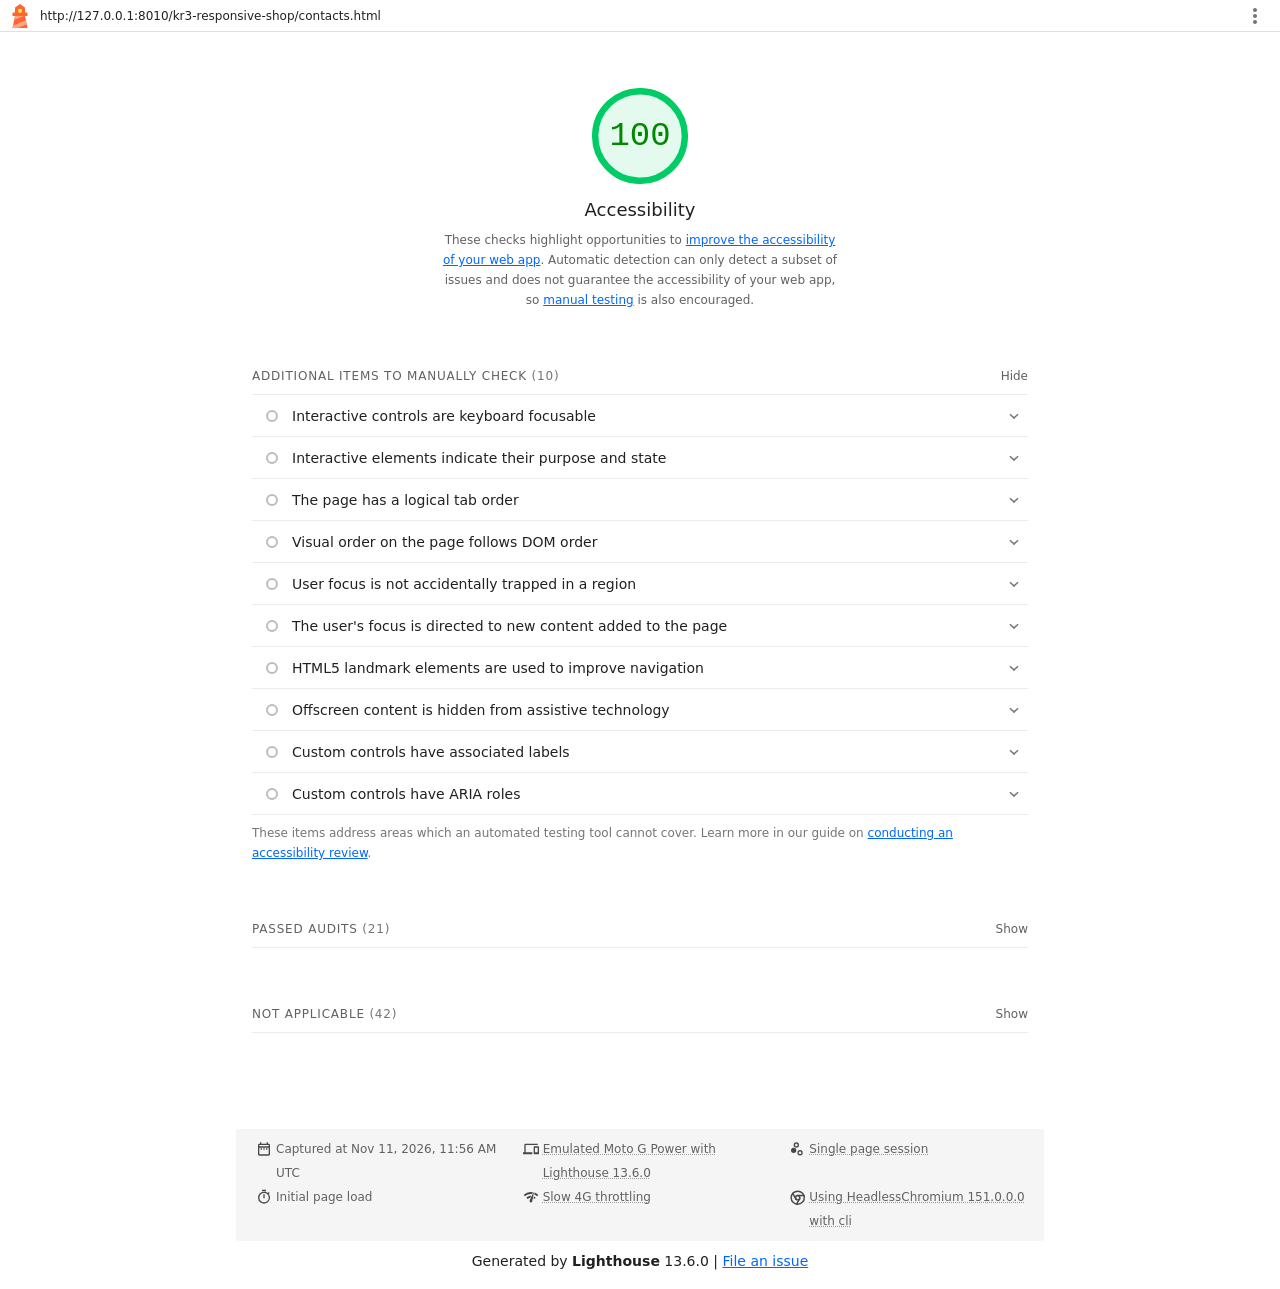
<file: lighthouse/contacts.report.html>
<!--
@license
Copyright 2018 Google LLC
SPDX-License-Identifier: Apache-2.0
-->
<!doctype html>
<html lang="en">
<head>
  <meta charset="utf-8">
  <meta name="viewport" content="width=device-width, initial-scale=1, minimum-scale=1">
  <link rel="icon" href='data:image/svg+xml;utf8,<svg fill="none" xmlns="http://www.w3.org/2000/svg" viewBox="0 0 48 48"><path d="m14 7 10-7 10 7v10h5v7h-5l5 24H9l5-24H9v-7h5V7Z" fill="%23F63"/><path d="M31.561 24H14l-1.689 8.105L31.561 24ZM18.983 48H9l1.022-4.907L35.723 32.27l1.663 7.98L18.983 48Z" fill="%23FFA385"/><path fill="%23FF3" d="M20.5 10h7v7h-7z"/></svg>'>
  <title>Lighthouse Report</title>
  <style>body {margin: 0}</style>
</head>
<body>
  <noscript>Lighthouse report requires JavaScript. Please enable.</noscript>

  <div id="lh-log"></div>

  <script>window.__LIGHTHOUSE_JSON__ = {"lighthouseVersion":"13.6.0","requestedUrl":"http://127.0.0.1:8010/kr3-responsive-shop/contacts.html","mainDocumentUrl":"http://127.0.0.1:8010/kr3-responsive-shop/contacts.html","finalDisplayedUrl":"http://127.0.0.1:8010/kr3-responsive-shop/contacts.html","finalUrl":"http://127.0.0.1:8010/kr3-responsive-shop/contacts.html","fetchTime":"2026-11-11T11:56:57.552Z","gatherMode":"navigation","runWarnings":[],"userAgent":"Mozilla/5.0 (X11; Linux x86_64) AppleWebKit/537.36 (KHTML, like Gecko) HeadlessChrome/151.0.0.0 Safari/537.36","environment":{"networkUserAgent":"Mozilla/5.0 (Linux; Android 11; moto g power (2022)) AppleWebKit/537.36 (KHTML, like Gecko) Chrome/151.0.0.0 Mobile Safari/537.36","hostUserAgent":"Mozilla/5.0 (X11; Linux x86_64) AppleWebKit/537.36 (KHTML, like Gecko) HeadlessChrome/151.0.0.0 Safari/537.36","benchmarkIndex":1923.5,"credits":{"axe-core":"4.14.0"}},"audits":{"accesskeys":{"id":"accesskeys","title":"`[accesskey]` values are unique","description":"Access keys let users quickly focus a part of the page. For proper navigation, each access key must be unique. [Learn more about access keys](https://dequeuniversity.com/rules/axe/4.14/accesskeys).","score":null,"scoreDisplayMode":"notApplicable"},"aria-allowed-attr":{"id":"aria-allowed-attr","title":"`[aria-*]` attributes match their roles","description":"Each ARIA `role` supports a specific subset of `aria-*` attributes. Mismatching these invalidates the `aria-*` attributes. [Learn how to match ARIA attributes to their roles](https://dequeuniversity.com/rules/axe/4.14/aria-allowed-attr).","score":1,"scoreDisplayMode":"binary","details":{"type":"table","headings":[{"key":"node","valueType":"node","subItemsHeading":{"key":"relatedNode","valueType":"node"},"label":"Failing Elements"}],"items":[]}},"aria-allowed-role":{"id":"aria-allowed-role","title":"Uses ARIA roles only on compatible elements","description":"Many HTML elements can only be assigned certain ARIA roles. Using ARIA roles where they are not allowed can interfere with the accessibility of the web page. [Learn more about ARIA roles](https://dequeuniversity.com/rules/axe/4.14/aria-allowed-role).","score":null,"scoreDisplayMode":"notApplicable"},"aria-command-name":{"id":"aria-command-name","title":"`button`, `link`, and `menuitem` elements have accessible names","description":"When an element doesn't have an accessible name, screen readers announce it with a generic name, making it unusable for users who rely on screen readers. [Learn how to make command elements more accessible](https://dequeuniversity.com/rules/axe/4.14/aria-command-name).","score":null,"scoreDisplayMode":"notApplicable"},"aria-conditional-attr":{"id":"aria-conditional-attr","title":"ARIA attributes are used as specified for the element's role","description":"Some ARIA attributes are only allowed on an element under certain conditions. [Learn more about conditional ARIA attributes](https://dequeuniversity.com/rules/axe/4.14/aria-conditional-attr).","score":1,"scoreDisplayMode":"binary","details":{"type":"table","headings":[{"key":"node","valueType":"node","subItemsHeading":{"key":"relatedNode","valueType":"node"},"label":"Failing Elements"}],"items":[]}},"aria-deprecated-role":{"id":"aria-deprecated-role","title":"Deprecated ARIA roles were not used","description":"Deprecated ARIA roles may not be processed correctly by assistive technology. [Learn more about deprecated ARIA roles](https://dequeuniversity.com/rules/axe/4.14/aria-deprecated-role).","score":null,"scoreDisplayMode":"notApplicable"},"aria-dialog-name":{"id":"aria-dialog-name","title":"Elements with `role=\"dialog\"` or `role=\"alertdialog\"` have accessible names.","description":"ARIA dialog elements without accessible names may prevent screen readers users from discerning the purpose of these elements. [Learn how to make ARIA dialog elements more accessible](https://dequeuniversity.com/rules/axe/4.14/aria-dialog-name).","score":null,"scoreDisplayMode":"notApplicable"},"aria-hidden-body":{"id":"aria-hidden-body","title":"`[aria-hidden=\"true\"]` is not present on the document `\u003cbody>`","description":"Assistive technologies, like screen readers, work inconsistently when `aria-hidden=\"true\"` is set on the document `\u003cbody>`. [Learn how `aria-hidden` affects the document body](https://dequeuniversity.com/rules/axe/4.14/aria-hidden-body).","score":1,"scoreDisplayMode":"binary","details":{"type":"table","headings":[{"key":"node","valueType":"node","subItemsHeading":{"key":"relatedNode","valueType":"node"},"label":"Failing Elements"}],"items":[]}},"aria-hidden-focus":{"id":"aria-hidden-focus","title":"`[aria-hidden=\"true\"]` elements do not contain focusable descendents","description":"Focusable descendents within an `[aria-hidden=\"true\"]` element prevent those interactive elements from being available to users of assistive technologies like screen readers. [Learn how `aria-hidden` affects focusable elements](https://dequeuniversity.com/rules/axe/4.14/aria-hidden-focus).","score":1,"scoreDisplayMode":"binary","details":{"type":"table","headings":[{"key":"node","valueType":"node","subItemsHeading":{"key":"relatedNode","valueType":"node"},"label":"Failing Elements"}],"items":[]}},"aria-input-field-name":{"id":"aria-input-field-name","title":"ARIA input fields have accessible names","description":"When an input field doesn't have an accessible name, screen readers announce it with a generic name, making it unusable for users who rely on screen readers. [Learn more about input field labels](https://dequeuniversity.com/rules/axe/4.14/aria-input-field-name).","score":null,"scoreDisplayMode":"notApplicable"},"aria-meter-name":{"id":"aria-meter-name","title":"ARIA `meter` elements have accessible names","description":"When a meter element doesn't have an accessible name, screen readers announce it with a generic name, making it unusable for users who rely on screen readers. [Learn how to name `meter` elements](https://dequeuniversity.com/rules/axe/4.14/aria-meter-name).","score":null,"scoreDisplayMode":"notApplicable"},"aria-progressbar-name":{"id":"aria-progressbar-name","title":"ARIA `progressbar` elements have accessible names","description":"When a `progressbar` element doesn't have an accessible name, screen readers announce it with a generic name, making it unusable for users who rely on screen readers. [Learn how to label `progressbar` elements](https://dequeuniversity.com/rules/axe/4.14/aria-progressbar-name).","score":null,"scoreDisplayMode":"notApplicable"},"aria-prohibited-attr":{"id":"aria-prohibited-attr","title":"Elements use only permitted ARIA attributes","description":"Using ARIA attributes in roles where they are prohibited can mean that important information is not communicated to users of assistive technologies. [Learn more about prohibited ARIA roles](https://dequeuniversity.com/rules/axe/4.14/aria-prohibited-attr).","score":1,"scoreDisplayMode":"binary","details":{"type":"table","headings":[{"key":"node","valueType":"node","subItemsHeading":{"key":"relatedNode","valueType":"node"},"label":"Failing Elements"}],"items":[]}},"aria-required-attr":{"id":"aria-required-attr","title":"`[role]`s have all required `[aria-*]` attributes","description":"Some ARIA roles have required attributes that describe the state of the element to screen readers. [Learn more about roles and required attributes](https://dequeuniversity.com/rules/axe/4.14/aria-required-attr).","score":null,"scoreDisplayMode":"notApplicable"},"aria-required-children":{"id":"aria-required-children","title":"Elements with an ARIA `[role]` that require children to contain a specific `[role]` have all required children.","description":"Some ARIA parent roles must contain specific child roles to perform their intended accessibility functions. [Learn more about roles and required children elements](https://dequeuniversity.com/rules/axe/4.14/aria-required-children).","score":null,"scoreDisplayMode":"notApplicable"},"aria-required-parent":{"id":"aria-required-parent","title":"`[role]`s are contained by their required parent element","description":"Some ARIA child roles must be contained by specific parent roles to properly perform their intended accessibility functions. [Learn more about ARIA roles and required parent element](https://dequeuniversity.com/rules/axe/4.14/aria-required-parent).","score":null,"scoreDisplayMode":"notApplicable"},"aria-roles":{"id":"aria-roles","title":"`[role]` values are valid","description":"ARIA roles must have valid values in order to perform their intended accessibility functions. [Learn more about valid ARIA roles](https://dequeuniversity.com/rules/axe/4.14/aria-roles).","score":null,"scoreDisplayMode":"notApplicable"},"aria-text":{"id":"aria-text","title":"Elements with the `role=text` attribute do not have focusable descendents.","description":"Adding `role=text` around a text node split by markup enables VoiceOver to treat it as one phrase, but the element's focusable descendents will not be announced. [Learn more about the `role=text` attribute](https://dequeuniversity.com/rules/axe/4.14/aria-text).","score":null,"scoreDisplayMode":"notApplicable"},"aria-toggle-field-name":{"id":"aria-toggle-field-name","title":"ARIA toggle fields have accessible names","description":"When a toggle field doesn't have an accessible name, screen readers announce it with a generic name, making it unusable for users who rely on screen readers. [Learn more about toggle fields](https://dequeuniversity.com/rules/axe/4.14/aria-toggle-field-name).","score":null,"scoreDisplayMode":"notApplicable"},"aria-tooltip-name":{"id":"aria-tooltip-name","title":"ARIA `tooltip` elements have accessible names","description":"When a tooltip element doesn't have an accessible name, screen readers announce it with a generic name, making it unusable for users who rely on screen readers. [Learn how to name `tooltip` elements](https://dequeuniversity.com/rules/axe/4.14/aria-tooltip-name).","score":null,"scoreDisplayMode":"notApplicable"},"aria-treeitem-name":{"id":"aria-treeitem-name","title":"ARIA `treeitem` elements have accessible names","description":"When a `treeitem` element doesn't have an accessible name, screen readers announce it with a generic name, making it unusable for users who rely on screen readers. [Learn more about labeling `treeitem` elements](https://dequeuniversity.com/rules/axe/4.14/aria-treeitem-name).","score":null,"scoreDisplayMode":"notApplicable"},"aria-valid-attr-value":{"id":"aria-valid-attr-value","title":"`[aria-*]` attributes have valid values","description":"Assistive technologies, like screen readers, can't interpret ARIA attributes with invalid values. [Learn more about valid values for ARIA attributes](https://dequeuniversity.com/rules/axe/4.14/aria-valid-attr-value).","score":1,"scoreDisplayMode":"binary","details":{"type":"table","headings":[{"key":"node","valueType":"node","subItemsHeading":{"key":"relatedNode","valueType":"node"},"label":"Failing Elements"}],"items":[]}},"aria-valid-attr":{"id":"aria-valid-attr","title":"`[aria-*]` attributes are valid and not misspelled","description":"Assistive technologies, like screen readers, can't interpret ARIA attributes with invalid names. [Learn more about valid ARIA attributes](https://dequeuniversity.com/rules/axe/4.14/aria-valid-attr).","score":1,"scoreDisplayMode":"binary","details":{"type":"table","headings":[{"key":"node","valueType":"node","subItemsHeading":{"key":"relatedNode","valueType":"node"},"label":"Failing Elements"}],"items":[]}},"button-name":{"id":"button-name","title":"Buttons have an accessible name","description":"When a button doesn't have an accessible name, screen readers announce it as \"button\", making it unusable for users who rely on screen readers. [Learn how to make buttons more accessible](https://dequeuniversity.com/rules/axe/4.14/button-name).","score":1,"scoreDisplayMode":"binary","details":{"type":"table","headings":[{"key":"node","valueType":"node","subItemsHeading":{"key":"relatedNode","valueType":"node"},"label":"Failing Elements"}],"items":[]}},"bypass":{"id":"bypass","title":"The page contains a heading, skip link, or landmark region","description":"Adding ways to bypass repetitive content lets keyboard users navigate the page more efficiently. [Learn more about bypass blocks](https://dequeuniversity.com/rules/axe/4.14/bypass).","score":null,"scoreDisplayMode":"notApplicable"},"color-contrast":{"id":"color-contrast","title":"Background and foreground colors have a sufficient contrast ratio","description":"Low-contrast text is difficult or impossible for many users to read. [Learn how to provide sufficient color contrast](https://dequeuniversity.com/rules/axe/4.14/color-contrast).","score":1,"scoreDisplayMode":"binary","details":{"type":"table","headings":[{"key":"node","valueType":"node","subItemsHeading":{"key":"relatedNode","valueType":"node"},"label":"Failing Elements"}],"items":[]}},"definition-list":{"id":"definition-list","title":"`\u003cdl>`'s contain only properly-ordered `\u003cdt>` and `\u003cdd>` groups, `\u003cscript>`, `\u003ctemplate>` or `\u003cdiv>` elements.","description":"When definition lists are not properly marked up, screen readers may produce confusing or inaccurate output. [Learn how to structure definition lists correctly](https://dequeuniversity.com/rules/axe/4.14/definition-list).","score":null,"scoreDisplayMode":"notApplicable"},"dlitem":{"id":"dlitem","title":"Definition list items are wrapped in `\u003cdl>` elements","description":"Definition list items (`\u003cdt>` and `\u003cdd>`) must be wrapped in a parent `\u003cdl>` element to ensure that screen readers can properly announce them. [Learn how to structure definition lists correctly](https://dequeuniversity.com/rules/axe/4.14/dlitem).","score":null,"scoreDisplayMode":"notApplicable"},"document-title":{"id":"document-title","title":"Document has a `\u003ctitle>` element","description":"The title gives screen reader users an overview of the page, and search engine users rely on it heavily to determine if a page is relevant to their search. [Learn more about document titles](https://dequeuniversity.com/rules/axe/4.14/document-title).","score":1,"scoreDisplayMode":"binary","details":{"type":"table","headings":[{"key":"node","valueType":"node","subItemsHeading":{"key":"relatedNode","valueType":"node"},"label":"Failing Elements"}],"items":[]}},"duplicate-id-aria":{"id":"duplicate-id-aria","title":"ARIA IDs are unique","description":"The value of an ARIA ID must be unique to prevent other instances from being overlooked by assistive technologies. [Learn how to fix duplicate ARIA IDs](https://dequeuniversity.com/rules/axe/4.14/duplicate-id-aria).","score":null,"scoreDisplayMode":"notApplicable"},"empty-heading":{"id":"empty-heading","title":"All heading elements contain content.","description":"A heading with no content or inaccessible text prevent screen reader users from accessing information on the page's structure. [Learn more about headings](https://dequeuniversity.com/rules/axe/4.14/empty-heading).","score":null,"scoreDisplayMode":"notApplicable"},"form-field-multiple-labels":{"id":"form-field-multiple-labels","title":"No form fields have multiple labels","description":"Form fields with multiple labels can be confusingly announced by assistive technologies like screen readers which use either the first, the last, or all of the labels. [Learn how to use form labels](https://dequeuniversity.com/rules/axe/4.14/form-field-multiple-labels).","score":null,"scoreDisplayMode":"notApplicable"},"frame-title":{"id":"frame-title","title":"`\u003cframe>` or `\u003ciframe>` elements have a title","description":"Screen reader users rely on frame titles to describe the contents of frames. [Learn more about frame titles](https://dequeuniversity.com/rules/axe/4.14/frame-title).","score":null,"scoreDisplayMode":"notApplicable"},"heading-order":{"id":"heading-order","title":"Heading elements appear in a sequentially-descending order","description":"Properly ordered headings that do not skip levels convey the semantic structure of the page, making it easier to navigate and understand when using assistive technologies. [Learn more about heading order](https://dequeuniversity.com/rules/axe/4.14/heading-order).","score":1,"scoreDisplayMode":"binary","details":{"type":"table","headings":[{"key":"node","valueType":"node","subItemsHeading":{"key":"relatedNode","valueType":"node"},"label":"Failing Elements"}],"items":[]}},"html-has-lang":{"id":"html-has-lang","title":"`\u003chtml>` element has a `[lang]` attribute","description":"If a page doesn't specify a `lang` attribute, a screen reader assumes that the page is in the default language that the user chose when setting up the screen reader. If the page isn't actually in the default language, then the screen reader might not announce the page's text correctly. [Learn more about the `lang` attribute](https://dequeuniversity.com/rules/axe/4.14/html-has-lang).","score":1,"scoreDisplayMode":"binary","details":{"type":"table","headings":[{"key":"node","valueType":"node","subItemsHeading":{"key":"relatedNode","valueType":"node"},"label":"Failing Elements"}],"items":[]}},"html-lang-valid":{"id":"html-lang-valid","title":"`\u003chtml>` element has a valid value for its `[lang]` attribute","description":"Specifying a valid [BCP 47 language](https://www.w3.org/International/questions/qa-choosing-language-tags#question) helps screen readers announce text properly. [Learn how to use the `lang` attribute](https://dequeuniversity.com/rules/axe/4.14/html-lang-valid).","score":1,"scoreDisplayMode":"binary","details":{"type":"table","headings":[{"key":"node","valueType":"node","subItemsHeading":{"key":"relatedNode","valueType":"node"},"label":"Failing Elements"}],"items":[]}},"html-xml-lang-mismatch":{"id":"html-xml-lang-mismatch","title":"`\u003chtml>` element has an `[xml:lang]` attribute with the same base language as the `[lang]` attribute.","description":"If the webpage does not specify a consistent language, then the screen reader might not announce the page's text correctly. [Learn more about the `lang` attribute](https://dequeuniversity.com/rules/axe/4.14/html-xml-lang-mismatch).","score":null,"scoreDisplayMode":"notApplicable"},"identical-links-same-purpose":{"id":"identical-links-same-purpose","title":"Identical links have the same purpose.","description":"Links with the same destination should have the same description, to help users understand the link's purpose and decide whether to follow it. [Learn more about identical links](https://dequeuniversity.com/rules/axe/4.14/identical-links-same-purpose).","score":null,"scoreDisplayMode":"notApplicable"},"image-alt":{"id":"image-alt","title":"Image elements have `[alt]` attributes","description":"Informative elements should aim for short, descriptive alternate text. Decorative elements can be ignored with an empty alt attribute. [Learn more about the `alt` attribute](https://dequeuniversity.com/rules/axe/4.14/image-alt).","score":null,"scoreDisplayMode":"notApplicable"},"image-redundant-alt":{"id":"image-redundant-alt","title":"Image elements do not have `[alt]` attributes that are redundant text.","description":"Informative elements should aim for short, descriptive alternative text. Alternative text that is exactly the same as the text adjacent to the link or image is potentially confusing for screen reader users, because the text will be read twice. [Learn more about the `alt` attribute](https://dequeuniversity.com/rules/axe/4.14/image-redundant-alt).","score":null,"scoreDisplayMode":"notApplicable"},"input-button-name":{"id":"input-button-name","title":"Input buttons have discernible text.","description":"Adding discernable and accessible text to input buttons may help screen reader users understand the purpose of the input button. [Learn more about input buttons](https://dequeuniversity.com/rules/axe/4.14/input-button-name).","score":null,"scoreDisplayMode":"notApplicable"},"input-image-alt":{"id":"input-image-alt","title":"`\u003cinput type=\"image\">` elements have `[alt]` text","description":"When an image is being used as an `\u003cinput>` button, providing alternative text can help screen reader users understand the purpose of the button. [Learn about input image alt text](https://dequeuniversity.com/rules/axe/4.14/input-image-alt).","score":null,"scoreDisplayMode":"notApplicable"},"label-content-name-mismatch":{"id":"label-content-name-mismatch","title":"Elements with visible text labels have matching accessible names.","description":"Visible text labels that do not match the accessible name can result in a confusing experience for screen reader users. [Learn more about accessible names](https://dequeuniversity.com/rules/axe/4.14/label-content-name-mismatch).","score":1,"scoreDisplayMode":"binary","details":{"type":"table","headings":[{"key":"node","valueType":"node","subItemsHeading":{"key":"relatedNode","valueType":"node"},"label":"Failing Elements"}],"items":[]}},"label":{"id":"label","title":"Form elements have associated labels","description":"Labels ensure that form controls are announced properly by assistive technologies, like screen readers. [Learn more about form element labels](https://dequeuniversity.com/rules/axe/4.14/label).","score":1,"scoreDisplayMode":"binary","details":{"type":"table","headings":[{"key":"node","valueType":"node","subItemsHeading":{"key":"relatedNode","valueType":"node"},"label":"Failing Elements"}],"items":[]}},"landmark-one-main":{"id":"landmark-one-main","title":"Document has a main landmark.","description":"One main landmark helps screen reader users navigate a web page. [Learn more about landmarks](https://dequeuniversity.com/rules/axe/4.14/landmark-one-main).","score":1,"scoreDisplayMode":"binary","details":{"type":"table","headings":[{"key":"node","valueType":"node","subItemsHeading":{"key":"relatedNode","valueType":"node"},"label":"Failing Elements"}],"items":[]}},"link-name":{"id":"link-name","title":"Links have a discernible name","description":"Link text (and alternate text for images, when used as links) that is discernible, unique, and focusable improves the navigation experience for screen reader users. [Learn how to make links accessible](https://dequeuniversity.com/rules/axe/4.14/link-name).","score":1,"scoreDisplayMode":"binary","details":{"type":"table","headings":[{"key":"node","valueType":"node","subItemsHeading":{"key":"relatedNode","valueType":"node"},"label":"Failing Elements"}],"items":[]}},"link-in-text-block":{"id":"link-in-text-block","title":"Links are distinguishable without relying on color.","description":"Low-contrast text is difficult or impossible for many users to read. Link text that is discernible improves the experience for users with low vision. [Learn how to make links distinguishable](https://dequeuniversity.com/rules/axe/4.14/link-in-text-block).","score":null,"scoreDisplayMode":"notApplicable"},"list":{"id":"list","title":"Lists contain only `\u003cli>` elements and script supporting elements (`\u003cscript>` and `\u003ctemplate>`).","description":"Screen readers have a specific way of announcing lists. Ensuring proper list structure aids screen reader output. [Learn more about proper list structure](https://dequeuniversity.com/rules/axe/4.14/list).","score":null,"scoreDisplayMode":"notApplicable"},"listitem":{"id":"listitem","title":"List items (`\u003cli>`) are contained within `\u003cul>`, `\u003col>` or `\u003cmenu>` parent elements","description":"Screen readers require list items (`\u003cli>`) to be contained within a parent `\u003cul>`, `\u003col>` or `\u003cmenu>` to be announced properly. [Learn more about proper list structure](https://dequeuniversity.com/rules/axe/4.14/listitem).","score":null,"scoreDisplayMode":"notApplicable"},"meta-refresh":{"id":"meta-refresh","title":"The document does not use `\u003cmeta http-equiv=\"refresh\">`","description":"Users do not expect a page to refresh automatically, and doing so will move focus back to the top of the page. This may create a frustrating or confusing experience. [Learn more about the refresh meta tag](https://dequeuniversity.com/rules/axe/4.14/meta-refresh).","score":null,"scoreDisplayMode":"notApplicable"},"meta-viewport":{"id":"meta-viewport","title":"`[user-scalable=\"no\"]` is not used in the `\u003cmeta name=\"viewport\">` element and the `[maximum-scale]` attribute is not less than 5.","description":"Disabling zooming is problematic for users with low vision who rely on screen magnification to properly see the contents of a web page. [Learn more about the viewport meta tag](https://dequeuniversity.com/rules/axe/4.14/meta-viewport).","score":1,"scoreDisplayMode":"binary","details":{"type":"table","headings":[{"key":"node","valueType":"node","subItemsHeading":{"key":"relatedNode","valueType":"node"},"label":"Failing Elements"}],"items":[]}},"object-alt":{"id":"object-alt","title":"`\u003cobject>` elements have alternate text","description":"Screen readers cannot translate non-text content. Adding alternate text to `\u003cobject>` elements helps screen readers convey meaning to users. [Learn more about alt text for `object` elements](https://dequeuniversity.com/rules/axe/4.14/object-alt).","score":null,"scoreDisplayMode":"notApplicable"},"select-name":{"id":"select-name","title":"Select elements have associated label elements.","description":"Form elements without effective labels can create frustrating experiences for screen reader users. [Learn more about the `select` element](https://dequeuniversity.com/rules/axe/4.14/select-name).","score":null,"scoreDisplayMode":"notApplicable"},"skip-link":{"id":"skip-link","title":"Skip links are focusable.","description":"Including a skip link can help users skip to the main content to save time. [Learn more about skip links](https://dequeuniversity.com/rules/axe/4.14/skip-link).","score":1,"scoreDisplayMode":"binary","details":{"type":"table","headings":[{"key":"node","valueType":"node","subItemsHeading":{"key":"relatedNode","valueType":"node"},"label":"Failing Elements"}],"items":[]}},"tabindex":{"id":"tabindex","title":"No element has a `[tabindex]` value greater than 0","description":"A value greater than 0 implies an explicit navigation ordering. Although technically valid, this often creates frustrating experiences for users who rely on assistive technologies. [Learn more about the `tabindex` attribute](https://dequeuniversity.com/rules/axe/4.14/tabindex).","score":1,"scoreDisplayMode":"binary","details":{"type":"table","headings":[{"key":"node","valueType":"node","subItemsHeading":{"key":"relatedNode","valueType":"node"},"label":"Failing Elements"}],"items":[]}},"table-duplicate-name":{"id":"table-duplicate-name","title":"Tables have different content in the summary attribute and `\u003ccaption>`.","description":"The summary attribute should describe the table structure, while `\u003ccaption>` should have the onscreen title. Accurate table mark-up helps users of screen readers. [Learn more about summary and caption](https://dequeuniversity.com/rules/axe/4.14/table-duplicate-name).","score":null,"scoreDisplayMode":"notApplicable"},"table-fake-caption":{"id":"table-fake-caption","title":"Tables use `\u003ccaption>` instead of cells with the `[colspan]` attribute to indicate a caption.","description":"Screen readers have features to make navigating tables easier. Ensuring that tables use the actual caption element instead of cells with the `[colspan]` attribute may improve the experience for screen reader users. [Learn more about captions](https://dequeuniversity.com/rules/axe/4.14/table-fake-caption).","score":null,"scoreDisplayMode":"notApplicable"},"target-size":{"id":"target-size","title":"Touch targets have sufficient size and spacing.","description":"Touch targets with sufficient size and spacing help users who may have difficulty targeting small controls to activate the targets. [Learn more about touch targets](https://dequeuniversity.com/rules/axe/4.14/target-size).","score":1,"scoreDisplayMode":"binary","details":{"type":"table","headings":[{"key":"node","valueType":"node","subItemsHeading":{"key":"relatedNode","valueType":"node"},"label":"Failing Elements"}],"items":[]}},"td-has-header":{"id":"td-has-header","title":"`\u003ctd>` elements in a large `\u003ctable>` have one or more table headers.","description":"Screen readers have features to make navigating tables easier. Ensuring that `\u003ctd>` elements in a large table (3 or more cells in width and height) have an associated table header may improve the experience for screen reader users. [Learn more about table headers](https://dequeuniversity.com/rules/axe/4.14/td-has-header).","score":null,"scoreDisplayMode":"notApplicable"},"td-headers-attr":{"id":"td-headers-attr","title":"Cells in a `\u003ctable>` element that use the `[headers]` attribute refer to table cells within the same table.","description":"Screen readers have features to make navigating tables easier. Ensuring `\u003ctd>` cells using the `[headers]` attribute only refer to other cells in the same table may improve the experience for screen reader users. [Learn more about the `headers` attribute](https://dequeuniversity.com/rules/axe/4.14/td-headers-attr).","score":null,"scoreDisplayMode":"notApplicable"},"th-has-data-cells":{"id":"th-has-data-cells","title":"`\u003cth>` elements and elements with `[role=\"columnheader\"/\"rowheader\"]` have data cells they describe.","description":"Screen readers have features to make navigating tables easier. Ensuring table headers always refer to some set of cells may improve the experience for screen reader users. [Learn more about table headers](https://dequeuniversity.com/rules/axe/4.14/th-has-data-cells).","score":null,"scoreDisplayMode":"notApplicable"},"valid-lang":{"id":"valid-lang","title":"`[lang]` attributes have a valid value","description":"Specifying a valid [BCP 47 language](https://www.w3.org/International/questions/qa-choosing-language-tags#question) on elements helps ensure that text is pronounced correctly by a screen reader. [Learn how to use the `lang` attribute](https://dequeuniversity.com/rules/axe/4.14/valid-lang).","score":null,"scoreDisplayMode":"notApplicable"},"video-caption":{"id":"video-caption","title":"`\u003cvideo>` elements contain a `\u003ctrack>` element with `[kind=\"captions\"]`","description":"When a video provides a caption it is easier for deaf and hearing impaired users to access its information. [Learn more about video captions](https://dequeuniversity.com/rules/axe/4.14/video-caption).","score":null,"scoreDisplayMode":"notApplicable"},"custom-controls-labels":{"id":"custom-controls-labels","title":"Custom controls have associated labels","description":"Custom interactive controls have associated labels, provided by aria-label or aria-labelledby. [Learn more about custom controls and labels](https://developer.chrome.com/docs/lighthouse/accessibility/custom-controls-labels/).","score":null,"scoreDisplayMode":"manual"},"custom-controls-roles":{"id":"custom-controls-roles","title":"Custom controls have ARIA roles","description":"Custom interactive controls have appropriate ARIA roles. [Learn how to add roles to custom controls](https://developer.chrome.com/docs/lighthouse/accessibility/custom-control-roles/).","score":null,"scoreDisplayMode":"manual"},"focus-traps":{"id":"focus-traps","title":"User focus is not accidentally trapped in a region","description":"A user can tab into and out of any control or region without accidentally trapping their focus. [Learn how to avoid focus traps](https://developer.chrome.com/docs/lighthouse/accessibility/focus-traps/).","score":null,"scoreDisplayMode":"manual"},"focusable-controls":{"id":"focusable-controls","title":"Interactive controls are keyboard focusable","description":"Custom interactive controls are keyboard focusable and display a focus indicator. [Learn how to make custom controls focusable](https://developer.chrome.com/docs/lighthouse/accessibility/focusable-controls/).","score":null,"scoreDisplayMode":"manual"},"interactive-element-affordance":{"id":"interactive-element-affordance","title":"Interactive elements indicate their purpose and state","description":"Interactive elements, such as links and buttons, should indicate their state and be distinguishable from non-interactive elements. [Learn how to decorate interactive elements with affordance hints](https://developer.chrome.com/docs/lighthouse/accessibility/interactive-element-affordance/).","score":null,"scoreDisplayMode":"manual"},"logical-tab-order":{"id":"logical-tab-order","title":"The page has a logical tab order","description":"Tabbing through the page follows the visual layout. Users cannot focus elements that are offscreen. [Learn more about logical tab ordering](https://developer.chrome.com/docs/lighthouse/accessibility/logical-tab-order/).","score":null,"scoreDisplayMode":"manual"},"managed-focus":{"id":"managed-focus","title":"The user's focus is directed to new content added to the page","description":"If new content, such as a dialog, is added to the page, the user's focus is directed to it. [Learn how to direct focus to new content](https://developer.chrome.com/docs/lighthouse/accessibility/managed-focus/).","score":null,"scoreDisplayMode":"manual"},"offscreen-content-hidden":{"id":"offscreen-content-hidden","title":"Offscreen content is hidden from assistive technology","description":"Offscreen content is hidden with display: none or aria-hidden=true. [Learn how to properly hide offscreen content](https://developer.chrome.com/docs/lighthouse/accessibility/offscreen-content-hidden/).","score":null,"scoreDisplayMode":"manual"},"use-landmarks":{"id":"use-landmarks","title":"HTML5 landmark elements are used to improve navigation","description":"Landmark elements (`\u003cmain>`, `\u003cnav>`, etc.) are used to improve the keyboard navigation of the page for assistive technology. [Learn more about landmark elements](https://developer.chrome.com/docs/lighthouse/accessibility/use-landmarks/).","score":null,"scoreDisplayMode":"manual"},"visual-order-follows-dom":{"id":"visual-order-follows-dom","title":"Visual order on the page follows DOM order","description":"DOM order matches the visual order, improving navigation for assistive technology. [Learn more about DOM and visual ordering](https://developer.chrome.com/docs/lighthouse/accessibility/visual-order-follows-dom/).","score":null,"scoreDisplayMode":"manual"},"autocomplete-valid":{"id":"autocomplete-valid","title":"`autocomplete` attributes are used correctly","description":"The `autocomplete` attribute values must be valid and correctly applied for screen readers to function correctly. [Learn more about valid autocomplete values](https://dequeuniversity.com/rules/axe/4.14/autocomplete-valid).","score":1,"scoreDisplayMode":"binary","details":{"type":"table","headings":[{"key":"node","valueType":"node","subItemsHeading":{"key":"relatedNode","valueType":"node"},"label":"Failing Elements"}],"items":[]}},"presentation-role-conflict":{"id":"presentation-role-conflict","title":"Elements with `role=\"none\"` or `role=\"presentation\"` do not have conflicts","description":"There are certain cases where the semantic role of an element with `role=\"none\"` or `role=\"presentation\"` does not resolve to none or presentation. To ensure the element remains removed from the accessibility tree, you should not add any global ARIA attributes to the element or make it focusable. [Learn more about presentation role conflict](https://dequeuniversity.com/rules/axe/4.14/presentation-role-conflict).","score":null,"scoreDisplayMode":"notApplicable"},"svg-img-alt":{"id":"svg-img-alt","title":"SVG elements with an `img` role have an accessible text alternative","description":"Ensures SVG elements with an `img`, `graphics-document` or `graphics-symbol` role have an accessible text alternative. [Learn more about SVG alt text](https://dequeuniversity.com/rules/axe/4.14/svg-img-alt).","score":null,"scoreDisplayMode":"notApplicable"}},"configSettings":{"output":["html","json"],"maxWaitForFcp":30000,"maxWaitForLoad":45000,"pauseAfterFcpMs":1000,"pauseAfterLoadMs":1000,"networkQuietThresholdMs":1000,"cpuQuietThresholdMs":1000,"formFactor":"mobile","throttling":{"rttMs":150,"throughputKbps":1638.4,"requestLatencyMs":562.5,"downloadThroughputKbps":1474.5600000000002,"uploadThroughputKbps":675,"cpuSlowdownMultiplier":4},"throttlingMethod":"simulate","screenEmulation":{"mobile":true,"width":412,"height":823,"deviceScaleFactor":1.75,"disabled":false},"emulatedUserAgent":"Mozilla/5.0 (Linux; Android 11; moto g power (2022)) AppleWebKit/537.36 (KHTML, like Gecko) Chrome/136.0.0.0 Mobile Safari/537.36","auditMode":false,"gatherMode":false,"clearStorageTypes":["file_systems","shader_cache","service_workers","cache_storage"],"disableStorageReset":false,"debugNavigation":false,"channel":"cli","usePassiveGathering":false,"disableFullPageScreenshot":false,"skipAboutBlank":false,"blankPage":"about:blank","ignoreStatusCode":false,"locale":"en-US","blockedUrlPatterns":null,"additionalTraceCategories":null,"extraHeaders":null,"precomputedLanternData":null,"onlyAudits":null,"onlyCategories":["accessibility"],"skipAudits":null},"categories":{"accessibility":{"title":"Accessibility","description":"These checks highlight opportunities to [improve the accessibility of your web app](https://developer.chrome.com/docs/lighthouse/accessibility/). Automatic detection can only detect a subset of issues and does not guarantee the accessibility of your web app, so [manual testing](https://web.dev/articles/how-to-review) is also encouraged.","manualDescription":"These items address areas which an automated testing tool cannot cover. Learn more in our guide on [conducting an accessibility review](https://web.dev/articles/how-to-review).","supportedModes":["navigation","snapshot"],"auditRefs":[{"id":"accesskeys","weight":0,"group":"a11y-navigation"},{"id":"aria-allowed-attr","weight":10,"group":"a11y-aria"},{"id":"aria-command-name","weight":0,"group":"a11y-aria"},{"id":"aria-conditional-attr","weight":7,"group":"a11y-aria"},{"id":"aria-deprecated-role","weight":0,"group":"a11y-aria"},{"id":"aria-dialog-name","weight":0,"group":"a11y-aria"},{"id":"aria-hidden-body","weight":10,"group":"a11y-aria"},{"id":"aria-hidden-focus","weight":7,"group":"a11y-aria"},{"id":"aria-input-field-name","weight":0,"group":"a11y-aria"},{"id":"aria-meter-name","weight":0,"group":"a11y-aria"},{"id":"aria-progressbar-name","weight":0,"group":"a11y-aria"},{"id":"aria-prohibited-attr","weight":7,"group":"a11y-aria"},{"id":"aria-required-attr","weight":0,"group":"a11y-aria"},{"id":"aria-required-children","weight":0,"group":"a11y-aria"},{"id":"aria-required-parent","weight":0,"group":"a11y-aria"},{"id":"aria-roles","weight":0,"group":"a11y-aria"},{"id":"aria-text","weight":0,"group":"a11y-aria"},{"id":"aria-toggle-field-name","weight":0,"group":"a11y-aria"},{"id":"aria-tooltip-name","weight":0,"group":"a11y-aria"},{"id":"aria-treeitem-name","weight":0,"group":"a11y-aria"},{"id":"aria-valid-attr-value","weight":10,"group":"a11y-aria"},{"id":"aria-valid-attr","weight":10,"group":"a11y-aria"},{"id":"button-name","weight":10,"group":"a11y-names-labels"},{"id":"bypass","weight":0,"group":"a11y-navigation"},{"id":"color-contrast","weight":7,"group":"a11y-color-contrast"},{"id":"definition-list","weight":0,"group":"a11y-tables-lists"},{"id":"dlitem","weight":0,"group":"a11y-tables-lists"},{"id":"document-title","weight":7,"group":"a11y-names-labels"},{"id":"duplicate-id-aria","weight":0,"group":"a11y-aria"},{"id":"form-field-multiple-labels","weight":0,"group":"a11y-names-labels"},{"id":"frame-title","weight":0,"group":"a11y-names-labels"},{"id":"heading-order","weight":3,"group":"a11y-navigation"},{"id":"html-has-lang","weight":7,"group":"a11y-language"},{"id":"html-lang-valid","weight":7,"group":"a11y-language"},{"id":"html-xml-lang-mismatch","weight":0,"group":"a11y-language"},{"id":"image-alt","weight":0,"group":"a11y-names-labels"},{"id":"input-button-name","weight":0,"group":"a11y-names-labels"},{"id":"input-image-alt","weight":0,"group":"a11y-names-labels"},{"id":"label","weight":10,"group":"a11y-names-labels"},{"id":"link-in-text-block","weight":0,"group":"a11y-color-contrast"},{"id":"link-name","weight":7,"group":"a11y-names-labels"},{"id":"list","weight":0,"group":"a11y-tables-lists"},{"id":"listitem","weight":0,"group":"a11y-tables-lists"},{"id":"meta-refresh","weight":0,"group":"a11y-best-practices"},{"id":"meta-viewport","weight":10,"group":"a11y-best-practices"},{"id":"object-alt","weight":0,"group":"a11y-names-labels"},{"id":"select-name","weight":0,"group":"a11y-names-labels"},{"id":"skip-link","weight":3,"group":"a11y-names-labels"},{"id":"tabindex","weight":7,"group":"a11y-navigation"},{"id":"target-size","weight":7,"group":"a11y-best-practices"},{"id":"td-headers-attr","weight":0,"group":"a11y-tables-lists"},{"id":"th-has-data-cells","weight":0,"group":"a11y-tables-lists"},{"id":"valid-lang","weight":0,"group":"a11y-language"},{"id":"video-caption","weight":0,"group":"a11y-audio-video"},{"id":"landmark-one-main","weight":3,"group":"a11y-best-practices"},{"id":"autocomplete-valid","weight":1,"group":"a11y-best-practices"},{"id":"presentation-role-conflict","weight":0,"group":"a11y-best-practices"},{"id":"svg-img-alt","weight":0,"group":"a11y-best-practices"},{"id":"focusable-controls","weight":0},{"id":"interactive-element-affordance","weight":0},{"id":"logical-tab-order","weight":0},{"id":"visual-order-follows-dom","weight":0},{"id":"focus-traps","weight":0},{"id":"managed-focus","weight":0},{"id":"use-landmarks","weight":0},{"id":"offscreen-content-hidden","weight":0},{"id":"custom-controls-labels","weight":0},{"id":"custom-controls-roles","weight":0},{"id":"table-duplicate-name","weight":0,"group":"a11y-best-practices"},{"id":"empty-heading","weight":0,"group":"a11y-best-practices"},{"id":"aria-allowed-role","weight":0,"group":"a11y-best-practices"},{"id":"image-redundant-alt","weight":0,"group":"a11y-names-labels"},{"id":"identical-links-same-purpose","weight":0,"group":"a11y-best-practices"},{"id":"label-content-name-mismatch","weight":0,"group":"hidden"},{"id":"table-fake-caption","weight":0,"group":"hidden"},{"id":"td-has-header","weight":0,"group":"hidden"}],"id":"accessibility","score":1}},"categoryGroups":{"metrics":{"title":"Metrics"},"insights":{"title":"Insights","description":"These insights are also available in the Chrome DevTools Performance Panel - [record a trace](https://developer.chrome.com/docs/devtools/performance/reference) to view more detailed information."},"diagnostics":{"title":"Diagnostics","description":"More information about the performance of your application. These numbers don't [directly affect](https://developer.chrome.com/docs/lighthouse/performance/performance-scoring/) the Performance score."},"a11y-best-practices":{"title":"Best practices","description":"These items highlight common accessibility best practices."},"a11y-color-contrast":{"title":"Contrast","description":"These are opportunities to improve the legibility of your content."},"a11y-names-labels":{"title":"Names and labels","description":"These are opportunities to improve the semantics of the controls in your application. This may enhance the experience for users of assistive technology, like a screen reader."},"a11y-navigation":{"title":"Navigation","description":"These are opportunities to improve keyboard navigation in your application."},"a11y-aria":{"title":"ARIA","description":"These are opportunities to improve the usage of ARIA in your application which may enhance the experience for users of assistive technology, like a screen reader."},"a11y-language":{"title":"Internationalization and localization","description":"These are opportunities to improve the interpretation of your content by users in different locales."},"a11y-audio-video":{"title":"Audio and video","description":"These are opportunities to provide alternative content for audio and video. This may improve the experience for users with hearing or vision impairments."},"a11y-tables-lists":{"title":"Tables and lists","description":"These are opportunities to improve the experience of reading tabular or list data using assistive technology, like a screen reader."},"seo-mobile":{"title":"Mobile Friendly","description":"Make sure your pages are mobile friendly so users don’t have to pinch or zoom in order to read the content pages. [Learn how to make pages mobile-friendly](https://developers.google.com/search/mobile-sites/)."},"seo-content":{"title":"Content Best Practices","description":"Format your HTML in a way that enables crawlers to better understand your app’s content."},"seo-crawl":{"title":"Crawling and Indexing","description":"To appear in search results, crawlers need access to your app."},"best-practices-trust-safety":{"title":"Trust and Safety"},"best-practices-ux":{"title":"User Experience"},"best-practices-browser-compat":{"title":"Browser Compatibility"},"best-practices-general":{"title":"General"},"webmcp":{"title":"WebMCP","description":"Audits validating WebMCP integration."},"agent-accessibility":{"title":"Agent Accessibility","description":"These audits highlight best practices for improving the accessibility of the website for AI agents."},"agent-discoverability":{"title":"Agent Discoverability","description":"These audits validate that websites expose discoverable resources, documentation, and catalogs for AI agents."},"hidden":{"title":""}},"stackPacks":[],"entities":[{"name":"127.0.0.1","origins":["http://127.0.0.1:8010"],"isFirstParty":true,"isUnrecognized":true}],"fullPageScreenshot":{"screenshot":{"data":"[data-uri]","width":412,"height":3249},"nodes":{"1-0-SPAN":{"id":"","top":22,"bottom":46,"left":315,"right":329,"width":14,"height":24},"1-1-A":{"id":"","top":3185,"bottom":3229,"left":348,"right":392,"width":44,"height":44}}},"timing":{"entries":[{"startTime":1849.36,"name":"lh:config","duration":1643.32,"entryType":"measure"},{"startTime":1852.04,"name":"lh:config:resolveArtifactsToDefns","duration":295.98,"entryType":"measure"},{"startTime":3492.86,"name":"lh:runner:gather","duration":5535.38,"entryType":"measure"},{"startTime":3783,"name":"lh:driver:connect","duration":57.79,"entryType":"measure"},{"startTime":3841.06,"name":"lh:driver:navigate","duration":26.38,"entryType":"measure"},{"startTime":3867.78,"name":"lh:gather:getBenchmarkIndex","duration":1031.66,"entryType":"measure"},{"startTime":4899.67,"name":"lh:gather:getVersion","duration":6.8,"entryType":"measure"},{"startTime":4906.63,"name":"lh:gather:getDevicePixelRatio","duration":1.44,"entryType":"measure"},{"startTime":4908.45,"name":"lh:prepare:navigationMode","duration":58.02,"entryType":"measure"},{"startTime":4910.34,"name":"lh:gather:getVersion","duration":1.44,"entryType":"measure"},{"startTime":4952.7,"name":"lh:storage:clearDataForOrigin","duration":2.44,"entryType":"measure"},{"startTime":4955.28,"name":"lh:storage:clearBrowserCaches","duration":7.84,"entryType":"measure"},{"startTime":4964.2,"name":"lh:gather:prepareThrottlingAndNetwork","duration":2.25,"entryType":"measure"},{"startTime":4979.21,"name":"lh:driver:navigate","duration":2593.24,"entryType":"measure"},{"startTime":7574.87,"name":"lh:computed:NetworkRecords","duration":0.62,"entryType":"measure"},{"startTime":7575.91,"name":"lh:gather:getArtifact:DevtoolsLog","duration":0.02,"entryType":"measure"},{"startTime":7575.95,"name":"lh:gather:getArtifact:Accessibility","duration":281.89,"entryType":"measure"},{"startTime":7858.18,"name":"lh:gather:getArtifact:NetworkUserAgent","duration":0.07,"entryType":"measure"},{"startTime":7858.25,"name":"lh:gather:getArtifact:Stacks","duration":13.18,"entryType":"measure"},{"startTime":7858.32,"name":"lh:gather:collectStacks","duration":13.1,"entryType":"measure"},{"startTime":7871.45,"name":"lh:gather:getArtifact:FullPageScreenshot","duration":1134.14,"entryType":"measure"},{"startTime":9000.73,"name":"lh:gather:getVersion","duration":0.95,"entryType":"measure"},{"startTime":9028.6,"name":"lh:runner:audit","duration":203.78,"entryType":"measure"},{"startTime":9028.7,"name":"lh:runner:auditing","duration":203,"entryType":"measure"},{"startTime":9029.6,"name":"lh:audit:accesskeys","duration":1.18,"entryType":"measure"},{"startTime":9031.16,"name":"lh:audit:aria-allowed-attr","duration":3.43,"entryType":"measure"},{"startTime":9034.91,"name":"lh:audit:aria-allowed-role","duration":2.7,"entryType":"measure"},{"startTime":9038.13,"name":"lh:audit:aria-command-name","duration":1.17,"entryType":"measure"},{"startTime":9039.65,"name":"lh:audit:aria-conditional-attr","duration":5.05,"entryType":"measure"},{"startTime":9044.87,"name":"lh:audit:aria-deprecated-role","duration":0.77,"entryType":"measure"},{"startTime":9045.79,"name":"lh:audit:aria-dialog-name","duration":0.59,"entryType":"measure"},{"startTime":9046.52,"name":"lh:audit:aria-hidden-body","duration":2,"entryType":"measure"},{"startTime":9048.71,"name":"lh:audit:aria-hidden-focus","duration":2.08,"entryType":"measure"},{"startTime":9051,"name":"lh:audit:aria-input-field-name","duration":0.65,"entryType":"measure"},{"startTime":9051.83,"name":"lh:audit:aria-meter-name","duration":0.6,"entryType":"measure"},{"startTime":9052.61,"name":"lh:audit:aria-progressbar-name","duration":0.68,"entryType":"measure"},{"startTime":9053.42,"name":"lh:audit:aria-prohibited-attr","duration":2.73,"entryType":"measure"},{"startTime":9056.37,"name":"lh:audit:aria-required-attr","duration":1.3,"entryType":"measure"},{"startTime":9057.89,"name":"lh:audit:aria-required-children","duration":1.15,"entryType":"measure"},{"startTime":9059.3,"name":"lh:audit:aria-required-parent","duration":1.59,"entryType":"measure"},{"startTime":9061.1,"name":"lh:audit:aria-roles","duration":1.98,"entryType":"measure"},{"startTime":9063.31,"name":"lh:audit:aria-text","duration":1.64,"entryType":"measure"},{"startTime":9065.23,"name":"lh:audit:aria-toggle-field-name","duration":1.24,"entryType":"measure"},{"startTime":9066.72,"name":"lh:audit:aria-tooltip-name","duration":1.44,"entryType":"measure"},{"startTime":9069.08,"name":"lh:audit:aria-treeitem-name","duration":1.04,"entryType":"measure"},{"startTime":9070.3,"name":"lh:audit:aria-valid-attr-value","duration":2.12,"entryType":"measure"},{"startTime":9072.6,"name":"lh:audit:aria-valid-attr","duration":1.75,"entryType":"measure"},{"startTime":9074.51,"name":"lh:audit:button-name","duration":1.7,"entryType":"measure"},{"startTime":9076.33,"name":"lh:audit:bypass","duration":4.05,"entryType":"measure"},{"startTime":9081.07,"name":"lh:audit:color-contrast","duration":2.43,"entryType":"measure"},{"startTime":9083.68,"name":"lh:audit:definition-list","duration":0.9,"entryType":"measure"},{"startTime":9084.71,"name":"lh:audit:dlitem","duration":0.96,"entryType":"measure"},{"startTime":9085.8,"name":"lh:audit:document-title","duration":1.78,"entryType":"measure"},{"startTime":9087.71,"name":"lh:audit:duplicate-id-aria","duration":1.74,"entryType":"measure"},{"startTime":9089.63,"name":"lh:audit:empty-heading","duration":1.66,"entryType":"measure"},{"startTime":9091.41,"name":"lh:audit:form-field-multiple-labels","duration":1.69,"entryType":"measure"},{"startTime":9093.24,"name":"lh:audit:frame-title","duration":2.06,"entryType":"measure"},{"startTime":9095.44,"name":"lh:audit:heading-order","duration":2.92,"entryType":"measure"},{"startTime":9098.5,"name":"lh:audit:html-has-lang","duration":1.79,"entryType":"measure"},{"startTime":9100.41,"name":"lh:audit:html-lang-valid","duration":1.79,"entryType":"measure"},{"startTime":9102.33,"name":"lh:audit:html-xml-lang-mismatch","duration":1,"entryType":"measure"},{"startTime":9103.46,"name":"lh:audit:identical-links-same-purpose","duration":2.05,"entryType":"measure"},{"startTime":9105.69,"name":"lh:audit:image-alt","duration":1.27,"entryType":"measure"},{"startTime":9107.1,"name":"lh:audit:image-redundant-alt","duration":1.06,"entryType":"measure"},{"startTime":9108.36,"name":"lh:audit:input-button-name","duration":1.09,"entryType":"measure"},{"startTime":9109.61,"name":"lh:audit:input-image-alt","duration":2.91,"entryType":"measure"},{"startTime":9112.77,"name":"lh:audit:label-content-name-mismatch","duration":3.02,"entryType":"measure"},{"startTime":9115.99,"name":"lh:audit:label","duration":3,"entryType":"measure"},{"startTime":9119.28,"name":"lh:audit:landmark-one-main","duration":2.88,"entryType":"measure"},{"startTime":9122.4,"name":"lh:audit:link-name","duration":3.28,"entryType":"measure"},{"startTime":9125.91,"name":"lh:audit:link-in-text-block","duration":2.12,"entryType":"measure"},{"startTime":9128.23,"name":"lh:audit:list","duration":2.2,"entryType":"measure"},{"startTime":9130.7,"name":"lh:audit:listitem","duration":2.25,"entryType":"measure"},{"startTime":9133.22,"name":"lh:audit:meta-refresh","duration":2.35,"entryType":"measure"},{"startTime":9135.82,"name":"lh:audit:meta-viewport","duration":3.36,"entryType":"measure"},{"startTime":9139.41,"name":"lh:audit:object-alt","duration":2.53,"entryType":"measure"},{"startTime":9142.18,"name":"lh:audit:select-name","duration":3.21,"entryType":"measure"},{"startTime":9145.65,"name":"lh:audit:skip-link","duration":2.69,"entryType":"measure"},{"startTime":9148.71,"name":"lh:audit:tabindex","duration":32.55,"entryType":"measure"},{"startTime":9181.53,"name":"lh:audit:table-duplicate-name","duration":2.23,"entryType":"measure"},{"startTime":9183.95,"name":"lh:audit:table-fake-caption","duration":2.29,"entryType":"measure"},{"startTime":9186.42,"name":"lh:audit:target-size","duration":2.51,"entryType":"measure"},{"startTime":9189.12,"name":"lh:audit:td-has-header","duration":2.43,"entryType":"measure"},{"startTime":9191.77,"name":"lh:audit:td-headers-attr","duration":2.55,"entryType":"measure"},{"startTime":9194.61,"name":"lh:audit:th-has-data-cells","duration":3.23,"entryType":"measure"},{"startTime":9198.06,"name":"lh:audit:valid-lang","duration":2.88,"entryType":"measure"},{"startTime":9201.22,"name":"lh:audit:video-caption","duration":2.93,"entryType":"measure"},{"startTime":9204.19,"name":"lh:audit:custom-controls-labels","duration":0.17,"entryType":"measure"},{"startTime":9204.37,"name":"lh:audit:custom-controls-roles","duration":0.02,"entryType":"measure"},{"startTime":9204.39,"name":"lh:audit:focus-traps","duration":0.01,"entryType":"measure"},{"startTime":9204.41,"name":"lh:audit:focusable-controls","duration":0.01,"entryType":"measure"},{"startTime":9204.43,"name":"lh:audit:interactive-element-affordance","duration":0.01,"entryType":"measure"},{"startTime":9204.45,"name":"lh:audit:logical-tab-order","duration":0.01,"entryType":"measure"},{"startTime":9204.47,"name":"lh:audit:managed-focus","duration":0.1,"entryType":"measure"},{"startTime":9204.6,"name":"lh:audit:offscreen-content-hidden","duration":0.02,"entryType":"measure"},{"startTime":9204.64,"name":"lh:audit:use-landmarks","duration":0.04,"entryType":"measure"},{"startTime":9204.7,"name":"lh:audit:visual-order-follows-dom","duration":0.02,"entryType":"measure"},{"startTime":9205.22,"name":"lh:audit:autocomplete-valid","duration":5.19,"entryType":"measure"},{"startTime":9210.71,"name":"lh:audit:presentation-role-conflict","duration":3.71,"entryType":"measure"},{"startTime":9214.67,"name":"lh:audit:svg-img-alt","duration":16.99,"entryType":"measure"},{"startTime":9231.73,"name":"lh:runner:generate","duration":0.64,"entryType":"measure"},{"startTime":9232.85,"name":"lh:computed:EntityClassification","duration":1.25,"entryType":"measure"}],"total":5739.16},"i18n":{"rendererFormattedStrings":{"calculatorLink":"See calculator.","collapseView":"Collapse view","crcInitialNavigation":"Initial Navigation","crcLongestDurationLabel":"Maximum critical path latency:","dropdownCopyJSON":"Copy JSON","dropdownDarkTheme":"Toggle Dark Theme","dropdownPrintExpanded":"Print Expanded","dropdownPrintSummary":"Print Summary","dropdownSaveGist":"Save as Gist","dropdownSaveHTML":"Save as HTML","dropdownSaveJSON":"Save as JSON","dropdownViewUnthrottledTrace":"View Unthrottled Trace","dropdownViewer":"Open in Viewer","errorLabel":"Error!","errorMissingAuditInfo":"Report error: no audit information","expandView":"Expand view","firstPartyChipLabel":"1st party","footerIssue":"File an issue","hide":"Hide","labDataTitle":"Lab Data","lsPerformanceCategoryDescription":"[Lighthouse](https://developers.google.com/web/tools/lighthouse/) analysis of the current page on an emulated mobile network. Values are estimated and may vary.","manualAuditsGroupTitle":"Additional items to manually check","notApplicableAuditsGroupTitle":"Not applicable","openInANewTabTooltip":"Open in a new tab","opportunityResourceColumnLabel":"Opportunity","opportunitySavingsColumnLabel":"Estimated Savings","passedAuditsGroupTitle":"Passed audits","runtimeAnalysisWindow":"Initial page load","runtimeAnalysisWindowSnapshot":"Point-in-time snapshot","runtimeAnalysisWindowTimespan":"User interactions timespan","runtimeCustom":"Custom throttling","runtimeDesktopEmulation":"Emulated Desktop","runtimeMobileEmulation":"Emulated Moto G Power","runtimeNoEmulation":"No emulation","runtimeSettingsArdVersion":"ARD version","runtimeSettingsAxeVersion":"Axe version","runtimeSettingsBenchmark":"Unthrottled CPU/Memory Power","runtimeSettingsCPUThrottling":"CPU throttling","runtimeSettingsDevice":"Device","runtimeSettingsNetworkThrottling":"Network throttling","runtimeSettingsScreenEmulation":"Screen emulation","runtimeSettingsUANetwork":"User agent (network)","runtimeSingleLoad":"Single page session","runtimeSingleLoadTooltip":"This data is taken from a single page session, as opposed to field data summarizing many sessions.","runtimeSlow4g":"Slow 4G throttling","runtimeUnknown":"Unknown","show":"Show","showRelevantAudits":"Show audits relevant to:","snippetCollapseButtonLabel":"Collapse snippet","snippetExpandButtonLabel":"Expand snippet","thirdPartyResourcesLabel":"Show 3rd-party resources","throttlingProvided":"Provided by environment","toplevelWarningsMessage":"There were issues affecting this run of Lighthouse:","unattributable":"Unattributable","unscoredLabel":"Unscored","unscoredTitle":"This audit does not contribute to the overall category score.","varianceDisclaimer":"Values are estimated and may vary. The [performance score is calculated](https://developer.chrome.com/docs/lighthouse/performance/performance-scoring/) directly from these metrics.","viewTraceLabel":"View Trace","viewTreemapLabel":"View Treemap","warningAuditsGroupTitle":"Passed audits but with warnings","warningHeader":"Warnings: "},"icuMessagePaths":{"core/audits/accessibility/accesskeys.js | title":["audits.accesskeys.title"],"core/audits/accessibility/accesskeys.js | description":["audits.accesskeys.description"],"core/audits/accessibility/aria-allowed-attr.js | title":["audits[aria-allowed-attr].title"],"core/audits/accessibility/aria-allowed-attr.js | description":["audits[aria-allowed-attr].description"],"core/lib/i18n/i18n.js | columnFailingElem":["audits[aria-allowed-attr].details.headings[0].label","audits[aria-conditional-attr].details.headings[0].label","audits[aria-hidden-body].details.headings[0].label","audits[aria-hidden-focus].details.headings[0].label","audits[aria-prohibited-attr].details.headings[0].label","audits[aria-valid-attr-value].details.headings[0].label","audits[aria-valid-attr].details.headings[0].label","audits[button-name].details.headings[0].label","audits[color-contrast].details.headings[0].label","audits[document-title].details.headings[0].label","audits[heading-order].details.headings[0].label","audits[html-has-lang].details.headings[0].label","audits[html-lang-valid].details.headings[0].label","audits[label-content-name-mismatch].details.headings[0].label","audits.label.details.headings[0].label","audits[landmark-one-main].details.headings[0].label","audits[link-name].details.headings[0].label","audits[meta-viewport].details.headings[0].label","audits[skip-link].details.headings[0].label","audits.tabindex.details.headings[0].label","audits[target-size].details.headings[0].label","audits[autocomplete-valid].details.headings[0].label"],"core/audits/accessibility/aria-allowed-role.js | title":["audits[aria-allowed-role].title"],"core/audits/accessibility/aria-allowed-role.js | description":["audits[aria-allowed-role].description"],"core/audits/accessibility/aria-command-name.js | title":["audits[aria-command-name].title"],"core/audits/accessibility/aria-command-name.js | description":["audits[aria-command-name].description"],"core/audits/accessibility/aria-conditional-attr.js | title":["audits[aria-conditional-attr].title"],"core/audits/accessibility/aria-conditional-attr.js | description":["audits[aria-conditional-attr].description"],"core/audits/accessibility/aria-deprecated-role.js | title":["audits[aria-deprecated-role].title"],"core/audits/accessibility/aria-deprecated-role.js | description":["audits[aria-deprecated-role].description"],"core/audits/accessibility/aria-dialog-name.js | title":["audits[aria-dialog-name].title"],"core/audits/accessibility/aria-dialog-name.js | description":["audits[aria-dialog-name].description"],"core/audits/accessibility/aria-hidden-body.js | title":["audits[aria-hidden-body].title"],"core/audits/accessibility/aria-hidden-body.js | description":["audits[aria-hidden-body].description"],"core/audits/accessibility/aria-hidden-focus.js | title":["audits[aria-hidden-focus].title"],"core/audits/accessibility/aria-hidden-focus.js | description":["audits[aria-hidden-focus].description"],"core/audits/accessibility/aria-input-field-name.js | title":["audits[aria-input-field-name].title"],"core/audits/accessibility/aria-input-field-name.js | description":["audits[aria-input-field-name].description"],"core/audits/accessibility/aria-meter-name.js | title":["audits[aria-meter-name].title"],"core/audits/accessibility/aria-meter-name.js | description":["audits[aria-meter-name].description"],"core/audits/accessibility/aria-progressbar-name.js | title":["audits[aria-progressbar-name].title"],"core/audits/accessibility/aria-progressbar-name.js | description":["audits[aria-progressbar-name].description"],"core/audits/accessibility/aria-prohibited-attr.js | title":["audits[aria-prohibited-attr].title"],"core/audits/accessibility/aria-prohibited-attr.js | description":["audits[aria-prohibited-attr].description"],"core/audits/accessibility/aria-required-attr.js | title":["audits[aria-required-attr].title"],"core/audits/accessibility/aria-required-attr.js | description":["audits[aria-required-attr].description"],"core/audits/accessibility/aria-required-children.js | title":["audits[aria-required-children].title"],"core/audits/accessibility/aria-required-children.js | description":["audits[aria-required-children].description"],"core/audits/accessibility/aria-required-parent.js | title":["audits[aria-required-parent].title"],"core/audits/accessibility/aria-required-parent.js | description":["audits[aria-required-parent].description"],"core/audits/accessibility/aria-roles.js | title":["audits[aria-roles].title"],"core/audits/accessibility/aria-roles.js | description":["audits[aria-roles].description"],"core/audits/accessibility/aria-text.js | title":["audits[aria-text].title"],"core/audits/accessibility/aria-text.js | description":["audits[aria-text].description"],"core/audits/accessibility/aria-toggle-field-name.js | title":["audits[aria-toggle-field-name].title"],"core/audits/accessibility/aria-toggle-field-name.js | description":["audits[aria-toggle-field-name].description"],"core/audits/accessibility/aria-tooltip-name.js | title":["audits[aria-tooltip-name].title"],"core/audits/accessibility/aria-tooltip-name.js | description":["audits[aria-tooltip-name].description"],"core/audits/accessibility/aria-treeitem-name.js | title":["audits[aria-treeitem-name].title"],"core/audits/accessibility/aria-treeitem-name.js | description":["audits[aria-treeitem-name].description"],"core/audits/accessibility/aria-valid-attr-value.js | title":["audits[aria-valid-attr-value].title"],"core/audits/accessibility/aria-valid-attr-value.js | description":["audits[aria-valid-attr-value].description"],"core/audits/accessibility/aria-valid-attr.js | title":["audits[aria-valid-attr].title"],"core/audits/accessibility/aria-valid-attr.js | description":["audits[aria-valid-attr].description"],"core/audits/accessibility/button-name.js | title":["audits[button-name].title"],"core/audits/accessibility/button-name.js | description":["audits[button-name].description"],"core/audits/accessibility/bypass.js | title":["audits.bypass.title"],"core/audits/accessibility/bypass.js | description":["audits.bypass.description"],"core/audits/accessibility/color-contrast.js | title":["audits[color-contrast].title"],"core/audits/accessibility/color-contrast.js | description":["audits[color-contrast].description"],"core/audits/accessibility/definition-list.js | title":["audits[definition-list].title"],"core/audits/accessibility/definition-list.js | description":["audits[definition-list].description"],"core/audits/accessibility/dlitem.js | title":["audits.dlitem.title"],"core/audits/accessibility/dlitem.js | description":["audits.dlitem.description"],"core/audits/accessibility/document-title.js | title":["audits[document-title].title"],"core/audits/accessibility/document-title.js | description":["audits[document-title].description"],"core/audits/accessibility/duplicate-id-aria.js | title":["audits[duplicate-id-aria].title"],"core/audits/accessibility/duplicate-id-aria.js | description":["audits[duplicate-id-aria].description"],"core/audits/accessibility/empty-heading.js | title":["audits[empty-heading].title"],"core/audits/accessibility/empty-heading.js | description":["audits[empty-heading].description"],"core/audits/accessibility/form-field-multiple-labels.js | title":["audits[form-field-multiple-labels].title"],"core/audits/accessibility/form-field-multiple-labels.js | description":["audits[form-field-multiple-labels].description"],"core/audits/accessibility/frame-title.js | title":["audits[frame-title].title"],"core/audits/accessibility/frame-title.js | description":["audits[frame-title].description"],"core/audits/accessibility/heading-order.js | title":["audits[heading-order].title"],"core/audits/accessibility/heading-order.js | description":["audits[heading-order].description"],"core/audits/accessibility/html-has-lang.js | title":["audits[html-has-lang].title"],"core/audits/accessibility/html-has-lang.js | description":["audits[html-has-lang].description"],"core/audits/accessibility/html-lang-valid.js | title":["audits[html-lang-valid].title"],"core/audits/accessibility/html-lang-valid.js | description":["audits[html-lang-valid].description"],"core/audits/accessibility/html-xml-lang-mismatch.js | title":["audits[html-xml-lang-mismatch].title"],"core/audits/accessibility/html-xml-lang-mismatch.js | description":["audits[html-xml-lang-mismatch].description"],"core/audits/accessibility/identical-links-same-purpose.js | title":["audits[identical-links-same-purpose].title"],"core/audits/accessibility/identical-links-same-purpose.js | description":["audits[identical-links-same-purpose].description"],"core/audits/accessibility/image-alt.js | title":["audits[image-alt].title"],"core/audits/accessibility/image-alt.js | description":["audits[image-alt].description"],"core/audits/accessibility/image-redundant-alt.js | title":["audits[image-redundant-alt].title"],"core/audits/accessibility/image-redundant-alt.js | description":["audits[image-redundant-alt].description"],"core/audits/accessibility/input-button-name.js | title":["audits[input-button-name].title"],"core/audits/accessibility/input-button-name.js | description":["audits[input-button-name].description"],"core/audits/accessibility/input-image-alt.js | title":["audits[input-image-alt].title"],"core/audits/accessibility/input-image-alt.js | description":["audits[input-image-alt].description"],"core/audits/accessibility/label-content-name-mismatch.js | title":["audits[label-content-name-mismatch].title"],"core/audits/accessibility/label-content-name-mismatch.js | description":["audits[label-content-name-mismatch].description"],"core/audits/accessibility/label.js | title":["audits.label.title"],"core/audits/accessibility/label.js | description":["audits.label.description"],"core/audits/accessibility/landmark-one-main.js | title":["audits[landmark-one-main].title"],"core/audits/accessibility/landmark-one-main.js | description":["audits[landmark-one-main].description"],"core/audits/accessibility/link-name.js | title":["audits[link-name].title"],"core/audits/accessibility/link-name.js | description":["audits[link-name].description"],"core/audits/accessibility/link-in-text-block.js | title":["audits[link-in-text-block].title"],"core/audits/accessibility/link-in-text-block.js | description":["audits[link-in-text-block].description"],"core/audits/accessibility/list.js | title":["audits.list.title"],"core/audits/accessibility/list.js | description":["audits.list.description"],"core/audits/accessibility/listitem.js | title":["audits.listitem.title"],"core/audits/accessibility/listitem.js | description":["audits.listitem.description"],"core/audits/accessibility/meta-refresh.js | title":["audits[meta-refresh].title"],"core/audits/accessibility/meta-refresh.js | description":["audits[meta-refresh].description"],"core/audits/accessibility/meta-viewport.js | title":["audits[meta-viewport].title"],"core/audits/accessibility/meta-viewport.js | description":["audits[meta-viewport].description"],"core/audits/accessibility/object-alt.js | title":["audits[object-alt].title"],"core/audits/accessibility/object-alt.js | description":["audits[object-alt].description"],"core/audits/accessibility/select-name.js | title":["audits[select-name].title"],"core/audits/accessibility/select-name.js | description":["audits[select-name].description"],"core/audits/accessibility/skip-link.js | title":["audits[skip-link].title"],"core/audits/accessibility/skip-link.js | description":["audits[skip-link].description"],"core/audits/accessibility/tabindex.js | title":["audits.tabindex.title"],"core/audits/accessibility/tabindex.js | description":["audits.tabindex.description"],"core/audits/accessibility/table-duplicate-name.js | title":["audits[table-duplicate-name].title"],"core/audits/accessibility/table-duplicate-name.js | description":["audits[table-duplicate-name].description"],"core/audits/accessibility/table-fake-caption.js | title":["audits[table-fake-caption].title"],"core/audits/accessibility/table-fake-caption.js | description":["audits[table-fake-caption].description"],"core/audits/accessibility/target-size.js | title":["audits[target-size].title"],"core/audits/accessibility/target-size.js | description":["audits[target-size].description"],"core/audits/accessibility/td-has-header.js | title":["audits[td-has-header].title"],"core/audits/accessibility/td-has-header.js | description":["audits[td-has-header].description"],"core/audits/accessibility/td-headers-attr.js | title":["audits[td-headers-attr].title"],"core/audits/accessibility/td-headers-attr.js | description":["audits[td-headers-attr].description"],"core/audits/accessibility/th-has-data-cells.js | title":["audits[th-has-data-cells].title"],"core/audits/accessibility/th-has-data-cells.js | description":["audits[th-has-data-cells].description"],"core/audits/accessibility/valid-lang.js | title":["audits[valid-lang].title"],"core/audits/accessibility/valid-lang.js | description":["audits[valid-lang].description"],"core/audits/accessibility/video-caption.js | title":["audits[video-caption].title"],"core/audits/accessibility/video-caption.js | description":["audits[video-caption].description"],"core/audits/accessibility/autocomplete-valid.js | title":["audits[autocomplete-valid].title"],"core/audits/accessibility/autocomplete-valid.js | description":["audits[autocomplete-valid].description"],"core/audits/accessibility/presentation-role-conflict.js | title":["audits[presentation-role-conflict].title"],"core/audits/accessibility/presentation-role-conflict.js | description":["audits[presentation-role-conflict].description"],"core/audits/accessibility/svg-img-alt.js | title":["audits[svg-img-alt].title"],"core/audits/accessibility/svg-img-alt.js | description":["audits[svg-img-alt].description"],"core/config/default-config.js | a11yCategoryTitle":["categories.accessibility.title"],"core/config/default-config.js | a11yCategoryDescription":["categories.accessibility.description"],"core/config/default-config.js | a11yCategoryManualDescription":["categories.accessibility.manualDescription"],"core/config/default-config.js | metricGroupTitle":["categoryGroups.metrics.title"],"core/config/default-config.js | insightsGroupTitle":["categoryGroups.insights.title"],"core/config/default-config.js | insightsGroupDescription":["categoryGroups.insights.description"],"core/config/default-config.js | diagnosticsGroupTitle":["categoryGroups.diagnostics.title"],"core/config/default-config.js | diagnosticsGroupDescription":["categoryGroups.diagnostics.description"],"core/config/default-config.js | a11yBestPracticesGroupTitle":["categoryGroups[a11y-best-practices].title"],"core/config/default-config.js | a11yBestPracticesGroupDescription":["categoryGroups[a11y-best-practices].description"],"core/config/default-config.js | a11yColorContrastGroupTitle":["categoryGroups[a11y-color-contrast].title"],"core/config/default-config.js | a11yColorContrastGroupDescription":["categoryGroups[a11y-color-contrast].description"],"core/config/default-config.js | a11yNamesLabelsGroupTitle":["categoryGroups[a11y-names-labels].title"],"core/config/default-config.js | a11yNamesLabelsGroupDescription":["categoryGroups[a11y-names-labels].description"],"core/config/default-config.js | a11yNavigationGroupTitle":["categoryGroups[a11y-navigation].title"],"core/config/default-config.js | a11yNavigationGroupDescription":["categoryGroups[a11y-navigation].description"],"core/config/default-config.js | a11yAriaGroupTitle":["categoryGroups[a11y-aria].title"],"core/config/default-config.js | a11yAriaGroupDescription":["categoryGroups[a11y-aria].description"],"core/config/default-config.js | a11yLanguageGroupTitle":["categoryGroups[a11y-language].title"],"core/config/default-config.js | a11yLanguageGroupDescription":["categoryGroups[a11y-language].description"],"core/config/default-config.js | a11yAudioVideoGroupTitle":["categoryGroups[a11y-audio-video].title"],"core/config/default-config.js | a11yAudioVideoGroupDescription":["categoryGroups[a11y-audio-video].description"],"core/config/default-config.js | a11yTablesListsVideoGroupTitle":["categoryGroups[a11y-tables-lists].title"],"core/config/default-config.js | a11yTablesListsVideoGroupDescription":["categoryGroups[a11y-tables-lists].description"],"core/config/default-config.js | seoMobileGroupTitle":["categoryGroups[seo-mobile].title"],"core/config/default-config.js | seoMobileGroupDescription":["categoryGroups[seo-mobile].description"],"core/config/default-config.js | seoContentGroupTitle":["categoryGroups[seo-content].title"],"core/config/default-config.js | seoContentGroupDescription":["categoryGroups[seo-content].description"],"core/config/default-config.js | seoCrawlingGroupTitle":["categoryGroups[seo-crawl].title"],"core/config/default-config.js | seoCrawlingGroupDescription":["categoryGroups[seo-crawl].description"],"core/config/default-config.js | bestPracticesTrustSafetyGroupTitle":["categoryGroups[best-practices-trust-safety].title"],"core/config/default-config.js | bestPracticesUXGroupTitle":["categoryGroups[best-practices-ux].title"],"core/config/default-config.js | bestPracticesBrowserCompatGroupTitle":["categoryGroups[best-practices-browser-compat].title"],"core/config/default-config.js | bestPracticesGeneralGroupTitle":["categoryGroups[best-practices-general].title"],"core/config/default-config.js | webmcpGroupTitle":["categoryGroups.webmcp.title"],"core/config/default-config.js | webmcpGroupDescription":["categoryGroups.webmcp.description"],"core/config/default-config.js | agentAccessibilityGroupTitle":["categoryGroups[agent-accessibility].title"],"core/config/default-config.js | agentAccessibilityGroupDescription":["categoryGroups[agent-accessibility].description"],"core/config/default-config.js | agentDiscoverabilityGroupTitle":["categoryGroups[agent-discoverability].title"],"core/config/default-config.js | agentDiscoverabilityGroupDescription":["categoryGroups[agent-discoverability].description"]}}};</script>
  <script>"use strict";(()=>{var Re=.8999999999999999,Ie=.5,Ne=.49999999999999994;function He(o){let e=Math.sign(o);o=Math.abs(o);let t=.254829592,n=-.284496736,r=1.421413741,i=-1.453152027,a=1.061405429,s=1/(1+.3275911*o),c=s*(t+s*(n+s*(r+s*(i+s*a))));return e*(1-c*Math.exp(-o*o))}function fe({median:o,p10:e},t){if(o<=0)throw new Error("median must be greater than zero");if(e<=0)throw new Error("p10 must be greater than zero");if(e>=o)throw new Error("p10 must be less than the median");if(t<=0)return 1;let n=.9061938024368232,r=Math.max(Number.MIN_VALUE,t/o),i=Math.log(r),a=Math.max(Number.MIN_VALUE,e/o),l=-Math.log(a),s=i*n/l,c=(1-He(s))/2,d;return t<=e?d=Math.max(.9,Math.min(1,c)):t<=o?d=Math.max(Ie,Math.min(Re,c)):d=Math.max(0,Math.min(Ne,c)),d}var O="\u2026",Oe="\xA0",ve=.9,$e={PASS:{label:"pass",minScore:ve},AVERAGE:{label:"average",minScore:.5},FAIL:{label:"fail"},ERROR:{label:"error"}},Ve=["com","co","gov","edu","ac","org","go","gob","or","net","in","ne","nic","gouv","web","spb","blog","jus","kiev","mil","wi","qc","ca","bel","on"],E=class o{static get RATINGS(){return $e}static get PASS_THRESHOLD(){return ve}static get MS_DISPLAY_VALUE(){return`%10d${Oe}ms`}static isPluginCategory(e){return/^(@[a-z0-9-~][a-z0-9-._~]*\/)?lighthouse-plugin-[a-z0-9-._~]*$/.test(e)}static getFinalDisplayedUrl(e){if(e.finalDisplayedUrl)return e.finalDisplayedUrl;if(e.finalUrl)return e.finalUrl;throw new Error("Could not determine final displayed URL")}static getMainDocumentUrl(e){return e.mainDocumentUrl||e.finalUrl}static getFullPageScreenshot(e){return e.fullPageScreenshot?e.fullPageScreenshot:e.audits["full-page-screenshot"]?.details}static getEntityFromUrl(e,t){return t&&t.find(r=>r.origins.find(i=>e.startsWith(i)))||o.getPseudoRootDomain(e)}static splitMarkdownCodeSpans(e){let t=[],n=e.split(/`(.*?)`/g);for(let r=0;r<n.length;r++){let i=n[r];if(!i)continue;let a=r%2!==0;t.push({isCode:a,text:i})}return t}static splitMarkdownLink(e){let t=[],n=e.split(/\[([^\]]+?)\]\((https?:\/\/.*?)\)/g);for(;n.length;){let[r,i,a]=n.splice(0,3);r&&t.push({isLink:!1,text:r}),i&&a&&t.push({isLink:!0,text:i,linkHref:a})}return t}static truncate(e,t,n="\u2026"){if(e.length<=t)return e;let i=new Intl.Segmenter(void 0,{granularity:"grapheme"}).segment(e)[Symbol.iterator](),a=0;for(let l=0;l<=t-n.length;l++){let s=i.next();if(s.done)return e;a=s.value.index}for(let l=0;l<n.length;l++)if(i.next().done)return e;return e.slice(0,a)+n}static getURLDisplayName(e,t){t=t||{numPathParts:void 0,preserveQuery:void 0,preserveHost:void 0};let n=t.numPathParts!==void 0?t.numPathParts:2,r=t.preserveQuery!==void 0?t.preserveQuery:!0,i=t.preserveHost||!1,a;if(e.protocol==="about:"||e.protocol==="data:")a=e.href;else{a=e.pathname;let s=a.split("/").filter(c=>c.length);n&&s.length>n&&(a=O+s.slice(-1*n).join("/")),i&&(a=`${e.host}/${a.replace(/^\//,"")}`),r&&(a=`${a}${e.search}`)}let l=64;if(e.protocol!=="data:"&&(a=a.slice(0,200),a=a.replace(/([a-f0-9]{7})[a-f0-9]{13}[a-f0-9]*/g,`$1${O}`),a=a.replace(/([a-zA-Z0-9-_]{9})(?=.*[a-z])(?=.*[A-Z])(?=.*[0-9])[a-zA-Z0-9-_]{10,}/g,`$1${O}`),a=a.replace(/(\d{3})\d{6,}/g,`$1${O}`),a=a.replace(/\u2026+/g,O),a.length>l&&a.includes("?")&&(a=a.replace(/\?([^=]*)(=)?.*/,`?$1$2${O}`),a.length>l&&(a=a.replace(/\?.*/,`?${O}`)))),a.length>l){let s=a.lastIndexOf(".");s>=0?a=a.slice(0,l-1-(a.length-s))+`${O}${a.slice(s)}`:a=a.slice(0,l-1)+O}return a}static getChromeExtensionOrigin(e){let t=new URL(e);return t.protocol+"//"+t.host}static parseURL(e){let t=new URL(e);return{file:o.getURLDisplayName(t),hostname:t.hostname,origin:t.protocol==="chrome-extension:"?o.getChromeExtensionOrigin(e):t.origin}}static createOrReturnURL(e){return e instanceof URL?e:new URL(e)}static getPseudoTld(e){let t=e.split(".").slice(-2);return Ve.includes(t[0])?`.${t.join(".")}`:`.${t[t.length-1]}`}static getPseudoRootDomain(e){let t=o.createOrReturnURL(e).hostname,r=o.getPseudoTld(t).split(".");return t.split(".").slice(-r.length).join(".")}static filterRelevantLines(e,t,n){if(t.length===0)return e.slice(0,n*2+1);let r=3,i=new Set;return t=t.sort((a,l)=>(a.lineNumber||0)-(l.lineNumber||0)),t.forEach(({lineNumber:a})=>{let l=a-n,s=a+n;for(;l<1;)l++,s++;i.has(l-r-1)&&(l-=r);for(let c=l;c<=s;c++){let d=c;i.add(d)}}),e.filter(a=>i.has(a.lineNumber))}static computeLogNormalScore(e,t){let n=fe(e,t);return n>.9&&(n+=.05*(n-.9)),Math.floor(n*100)/100}};function Ge(o){let e=o.createFragment(),t=o.createElement("style");t.append(`
    .lh-3p-filter {
      color: var(--color-gray-600);
      float: right;
      padding: 6px var(--stackpack-padding-horizontal);
    }
    .lh-3p-filter-label, .lh-3p-filter-input {
      vertical-align: middle;
      user-select: none;
    }
    .lh-3p-filter-input:disabled + .lh-3p-ui-string {
      text-decoration: line-through;
    }
  `),e.append(t);let n=o.createElement("div","lh-3p-filter"),r=o.createElement("label","lh-3p-filter-label"),i=o.createElement("input","lh-3p-filter-input");i.setAttribute("type","checkbox"),i.setAttribute("checked","");let a=o.createElement("span","lh-3p-ui-string");a.append("Show 3rd party resources");let l=o.createElement("span","lh-3p-filter-count");return r.append(" ",i," ",a," (",l,") "),n.append(" ",r," "),e.append(n),e}function Be(o){let e=o.createFragment(),t=o.createElement("div","lh-audit"),n=o.createElement("details","lh-expandable-details"),r=o.createElement("summary"),i=o.createElement("div","lh-audit__header lh-expandable-details__summary"),a=o.createElement("span","lh-audit__score-icon"),l=o.createElement("span","lh-audit__title-and-text"),s=o.createElement("span","lh-audit__title"),c=o.createElement("span","lh-audit__display-text");l.append(" ",s," ",c," ");let d=o.createElement("div","lh-chevron-container");i.append(" ",a," ",l," ",d," "),r.append(" ",i," ");let h=o.createElement("div","lh-audit__description"),p=o.createElement("div","lh-audit__stackpacks");return n.append(" ",r," ",h," ",p," "),t.append(" ",n," "),e.append(t),e}function qe(o){let e=o.createFragment(),t=o.createElement("div","lh-category-header"),n=o.createElement("div","lh-score__gauge");n.setAttribute("role","heading"),n.setAttribute("aria-level","2");let r=o.createElement("div","lh-category-header__description");return t.append(" ",n," ",r," "),e.append(t),e}function je(o){let e=o.createFragment(),t=o.createElementNS("http://www.w3.org/2000/svg","svg","lh-chevron");t.setAttribute("viewBox","0 0 100 100");let n=o.createElementNS("http://www.w3.org/2000/svg","g","lh-chevron__lines"),r=o.createElementNS("http://www.w3.org/2000/svg","path","lh-chevron__line lh-chevron__line-left");r.setAttribute("d","M10 50h40");let i=o.createElementNS("http://www.w3.org/2000/svg","path","lh-chevron__line lh-chevron__line-right");return i.setAttribute("d","M90 50H50"),n.append(" ",r," ",i," "),t.append(" ",n," "),e.append(t),e}function We(o){let e=o.createFragment(),t=o.createElement("div","lh-audit-group"),n=o.createElement("details","lh-clump"),r=o.createElement("summary"),i=o.createElement("div","lh-audit-group__summary"),a=o.createElement("div","lh-audit-group__header"),l=o.createElement("span","lh-audit-group__title"),s=o.createElement("span","lh-audit-group__itemcount");a.append(" ",l," ",s," "," "," ");let c=o.createElement("div","lh-clump-toggle"),d=o.createElement("span","lh-clump-toggletext--show"),h=o.createElement("span","lh-clump-toggletext--hide");return c.append(" ",d," ",h," "),i.append(" ",a," ",c," "),r.append(" ",i," "),n.append(" ",r," "),t.append(" "," ",n," "),e.append(t),e}function Ke(o){let e=o.createFragment(),t=o.createElement("div","lh-crc-container"),n=o.createElement("style");n.append(`
      .lh-crc .lh-tree-marker {
        width: 12px;
        height: 26px;
        display: block;
        float: left;
        background-position: top left;
      }
      .lh-crc .lh-horiz-down {
        background: url('data:image/svg+xml;utf8,<svg width="16" height="26" viewBox="0 0 16 26" xmlns="http://www.w3.org/2000/svg"><g fill="%23D8D8D8" fill-rule="evenodd"><path d="M16 12v2H-2v-2z"/><path d="M9 12v14H7V12z"/>\u003c/g>\u003c/svg>');
      }
      .lh-crc .lh-right {
        background: url('data:image/svg+xml;utf8,<svg width="16" height="26" viewBox="0 0 16 26" xmlns="http://www.w3.org/2000/svg"><path d="M16 12v2H0v-2z" fill="%23D8D8D8" fill-rule="evenodd"/>\u003c/svg>');
      }
      .lh-crc .lh-up-right {
        background: url('data:image/svg+xml;utf8,<svg width="16" height="26" viewBox="0 0 16 26" xmlns="http://www.w3.org/2000/svg"><path d="M7 0h2v14H7zm2 12h7v2H9z" fill="%23D8D8D8" fill-rule="evenodd"/>\u003c/svg>');
      }
      .lh-crc .lh-vert-right {
        background: url('data:image/svg+xml;utf8,<svg width="16" height="26" viewBox="0 0 16 26" xmlns="http://www.w3.org/2000/svg"><path d="M7 0h2v27H7zm2 12h7v2H9z" fill="%23D8D8D8" fill-rule="evenodd"/>\u003c/svg>');
      }
      .lh-crc .lh-vert {
        background: url('data:image/svg+xml;utf8,<svg width="16" height="26" viewBox="0 0 16 26" xmlns="http://www.w3.org/2000/svg"><path d="M7 0h2v26H7z" fill="%23D8D8D8" fill-rule="evenodd"/>\u003c/svg>');
      }
      .lh-crc .lh-crc-tree {
        font-size: 14px;
        width: 100%;
        overflow-x: auto;
      }
      .lh-crc .lh-crc-node {
        height: 26px;
        line-height: 26px;
        white-space: nowrap;
      }
      .lh-crc .lh-crc-node__longest {
        color: var(--color-average-secondary);
      }
      .lh-crc .lh-crc-node__tree-value {
        margin-left: 10px;
      }
      .lh-crc .lh-crc-node__tree-value div {
        display: inline;
      }
      .lh-crc .lh-crc-node__chain-duration {
        font-weight: 700;
      }
      .lh-crc .lh-crc-initial-nav {
        color: #595959;
        font-style: italic;
      }
      .lh-crc__summary-value {
        margin-bottom: 10px;
      }
    `);let r=o.createElement("div"),i=o.createElement("div","lh-crc__summary-value"),a=o.createElement("span","lh-crc__longest_duration_label"),l=o.createElement("b","lh-crc__longest_duration");i.append(" ",a," ",l," "),r.append(" ",i," ");let s=o.createElement("div","lh-crc"),c=o.createElement("div","lh-crc-initial-nav");return s.append(" ",c," "," "),t.append(" ",n," ",r," ",s," "),e.append(t),e}function Ze(o){let e=o.createFragment(),t=o.createElement("div","lh-crc-node"),n=o.createElement("span","lh-crc-node__tree-marker"),r=o.createElement("span","lh-crc-node__tree-value");return t.append(" ",n," ",r," "),e.append(t),e}function Je(o){let e=o.createFragment(),t=o.createElement("div","lh-element-screenshot"),n=o.createElement("div","lh-element-screenshot__content"),r=o.createElement("div","lh-element-screenshot__image"),i=o.createElement("div","lh-element-screenshot__mask"),a=o.createElementNS("http://www.w3.org/2000/svg","svg");a.setAttribute("height","0"),a.setAttribute("width","0");let l=o.createElementNS("http://www.w3.org/2000/svg","defs"),s=o.createElementNS("http://www.w3.org/2000/svg","clipPath");s.setAttribute("clipPathUnits","objectBoundingBox"),l.append(" ",s," "," "),a.append(" ",l," "),i.append(" ",a," ");let c=o.createElement("div","lh-element-screenshot__element-marker");return r.append(" ",i," ",c," "),n.append(" ",r," "),t.append(" ",n," "),e.append(t),e}function Ye(o){let e=o.createFragment(),t=o.createElement("div","lh-exp-gauge-component"),n=o.createElement("div","lh-exp-gauge__wrapper");n.setAttribute("target","_blank");let r=o.createElement("div","lh-exp-gauge__svg-wrapper"),i=o.createElementNS("http://www.w3.org/2000/svg","svg","lh-exp-gauge"),a=o.createElementNS("http://www.w3.org/2000/svg","g","lh-exp-gauge__inner"),l=o.createElementNS("http://www.w3.org/2000/svg","circle","lh-exp-gauge__bg"),s=o.createElementNS("http://www.w3.org/2000/svg","circle","lh-exp-gauge__base lh-exp-gauge--faded"),c=o.createElementNS("http://www.w3.org/2000/svg","circle","lh-exp-gauge__arc"),d=o.createElementNS("http://www.w3.org/2000/svg","text","lh-exp-gauge__percentage");a.append(" ",l," ",s," ",c," ",d," ");let h=o.createElementNS("http://www.w3.org/2000/svg","g","lh-exp-gauge__outer"),p=o.createElementNS("http://www.w3.org/2000/svg","circle","lh-cover");h.append(" ",p," ");let m=o.createElementNS("http://www.w3.org/2000/svg","text","lh-exp-gauge__label");return m.setAttribute("text-anchor","middle"),m.setAttribute("x","0"),m.setAttribute("y","60"),i.append(" ",a," ",h," ",m," "),r.append(" ",i," "),n.append(" ",r," "),t.append(" ",n," "),e.append(t),e}function Qe(o){let e=o.createFragment(),t=o.createElement("style");t.append(`
    .lh-footer {
      padding: var(--footer-padding-vertical) calc(var(--default-padding) * 2);
      max-width: var(--report-content-max-width);
      margin: 0 auto;
    }
    .lh-footer .lh-generated {
      text-align: center;
    }
  `),e.append(t);let n=o.createElement("footer","lh-footer"),r=o.createElement("ul","lh-meta__items");r.append(" ");let i=o.createElement("div","lh-generated"),a=o.createElement("b");a.append("Lighthouse");let l=o.createElement("span","lh-footer__version"),s=o.createElement("a","lh-footer__version_issue");return s.setAttribute("href","https://github.com/GoogleChrome/Lighthouse/issues"),s.setAttribute("target","_blank"),s.setAttribute("rel","noopener"),s.append("File an issue"),i.append(" "," Generated by ",a," ",l," | ",s," "),n.append(" ",r," ",i," "),e.append(n),e}function Xe(o){let e=o.createFragment(),t=o.createElement("a","lh-fraction__wrapper"),n=o.createElement("div","lh-fraction__content-wrapper"),r=o.createElement("div","lh-fraction__content"),i=o.createElement("div","lh-fraction__background");r.append(" ",i," "),n.append(" ",r," ");let a=o.createElement("div","lh-fraction__label");return t.append(" ",n," ",a," "),e.append(t),e}function et(o){let e=o.createFragment(),t=o.createElement("a","lh-gauge__wrapper"),n=o.createElement("div","lh-gauge__svg-wrapper"),r=o.createElementNS("http://www.w3.org/2000/svg","svg","lh-gauge");r.setAttribute("viewBox","0 0 120 120");let i=o.createElementNS("http://www.w3.org/2000/svg","circle","lh-gauge-base");i.setAttribute("r","56"),i.setAttribute("cx","60"),i.setAttribute("cy","60"),i.setAttribute("stroke-width","8");let a=o.createElementNS("http://www.w3.org/2000/svg","circle","lh-gauge-arc");a.setAttribute("r","56"),a.setAttribute("cx","60"),a.setAttribute("cy","60"),a.setAttribute("stroke-width","8"),r.append(" ",i," ",a," "),n.append(" ",r," ");let l=o.createElement("div","lh-gauge__percentage"),s=o.createElement("div","lh-gauge__label");return t.append(" "," ",n," ",l," "," ",s," "),e.append(t),e}function tt(o){let e=o.createFragment(),t=o.createElement("style");t.append(`
    /* CSS Fireworks. Originally by Eddie Lin
       https://codepen.io/paulirish/pen/yEVMbP
    */
    .lh-pyro {
      display: none;
      z-index: 1;
      pointer-events: none;
    }
    .lh-score100 .lh-pyro {
      display: block;
    }
    .lh-score100 .lh-lighthouse stop:first-child {
      stop-color: hsla(200, 12%, 95%, 0);
    }
    .lh-score100 .lh-lighthouse stop:last-child {
      stop-color: hsla(65, 81%, 76%, 1);
    }

    .lh-pyro > .lh-pyro-before, .lh-pyro > .lh-pyro-after {
      position: absolute;
      width: 5px;
      height: 5px;
      border-radius: 2.5px;
      box-shadow: 0 0 #fff, 0 0 #fff, 0 0 #fff, 0 0 #fff, 0 0 #fff, 0 0 #fff, 0 0 #fff, 0 0 #fff, 0 0 #fff, 0 0 #fff, 0 0 #fff, 0 0 #fff, 0 0 #fff, 0 0 #fff, 0 0 #fff, 0 0 #fff, 0 0 #fff, 0 0 #fff, 0 0 #fff, 0 0 #fff, 0 0 #fff, 0 0 #fff, 0 0 #fff, 0 0 #fff, 0 0 #fff, 0 0 #fff, 0 0 #fff, 0 0 #fff, 0 0 #fff, 0 0 #fff, 0 0 #fff, 0 0 #fff, 0 0 #fff, 0 0 #fff, 0 0 #fff, 0 0 #fff, 0 0 #fff, 0 0 #fff, 0 0 #fff, 0 0 #fff, 0 0 #fff, 0 0 #fff, 0 0 #fff, 0 0 #fff, 0 0 #fff, 0 0 #fff, 0 0 #fff, 0 0 #fff, 0 0 #fff, 0 0 #fff, 0 0 #fff;
      animation: 1s bang ease-out infinite backwards,  1s gravity ease-in infinite backwards,  5s position linear infinite backwards;
      animation-delay: 1s, 1s, 1s;
    }

    .lh-pyro > .lh-pyro-after {
      animation-delay: 2.25s, 2.25s, 2.25s;
      animation-duration: 1.25s, 1.25s, 6.25s;
    }

    @keyframes bang {
      to {
        opacity: 1;
        box-shadow: -70px -115.67px #47ebbc, -28px -99.67px #eb47a4, 58px -31.67px #7eeb47, 13px -141.67px #eb47c5, -19px 6.33px #7347eb, -2px -74.67px #ebd247, 24px -151.67px #eb47e0, 57px -138.67px #b4eb47, -51px -104.67px #479eeb, 62px 8.33px #ebcf47, -93px 0.33px #d547eb, -16px -118.67px #47bfeb, 53px -84.67px #47eb83, 66px -57.67px #eb47bf, -93px -65.67px #91eb47, 30px -13.67px #86eb47, -2px -59.67px #83eb47, -44px 1.33px #eb47eb, 61px -58.67px #47eb73, 5px -22.67px #47e8eb, -66px -28.67px #ebe247, 42px -123.67px #eb5547, -75px 26.33px #7beb47, 15px -52.67px #a147eb, 36px -51.67px #eb8347, -38px -12.67px #eb5547, -46px -59.67px #47eb81, 78px -114.67px #eb47ba, 15px -156.67px #eb47bf, -36px 1.33px #eb4783, -72px -86.67px #eba147, 31px -46.67px #ebe247, -68px 29.33px #47e2eb, -55px 19.33px #ebe047, -56px 27.33px #4776eb, -13px -91.67px #eb5547, -47px -138.67px #47ebc7, -18px -96.67px #eb47ac, 11px -88.67px #4783eb, -67px -28.67px #47baeb, 53px 10.33px #ba47eb, 11px 19.33px #5247eb, -5px -11.67px #eb4791, -68px -4.67px #47eba7, 95px -37.67px #eb478b, -67px -162.67px #eb5d47, -54px -120.67px #eb6847, 49px -12.67px #ebe047, 88px 8.33px #47ebda, 97px 33.33px #eb8147, 6px -71.67px #ebbc47;
      }
    }
    @keyframes gravity {
      from {
        opacity: 1;
      }
      to {
        transform: translateY(80px);
        opacity: 0;
      }
    }
    @keyframes position {
      0%, 19.9% {
        margin-top: 4%;
        margin-left: 47%;
      }
      20%, 39.9% {
        margin-top: 7%;
        margin-left: 30%;
      }
      40%, 59.9% {
        margin-top: 6%;
        margin-left: 70%;
      }
      60%, 79.9% {
        margin-top: 3%;
        margin-left: 20%;
      }
      80%, 99.9% {
        margin-top: 3%;
        margin-left: 80%;
      }
    }
  `),e.append(t);let n=o.createElement("div","lh-header-container"),r=o.createElement("div","lh-scores-wrapper-placeholder");return n.append(" ",r," "),e.append(n),e}function nt(o){let e=o.createFragment(),t=o.createElement("div","lh-metric"),n=o.createElement("div","lh-metric__innerwrap"),r=o.createElement("div","lh-metric__icon"),i=o.createElement("span","lh-metric__title"),a=o.createElement("div","lh-metric__value"),l=o.createElement("div","lh-metric__description");return n.append(" ",r," ",i," ",a," ",l," "),t.append(" ",n," "),e.append(t),e}function rt(o){let e=o.createFragment(),t=o.createElement("div","lh-scorescale"),n=o.createElement("span","lh-scorescale-range lh-scorescale-range--fail");n.append("0\u201349");let r=o.createElement("span","lh-scorescale-range lh-scorescale-range--average");r.append("50\u201389");let i=o.createElement("span","lh-scorescale-range lh-scorescale-range--pass");return i.append("90\u2013100"),t.append(" ",n," ",r," ",i," "),e.append(t),e}function ot(o){let e=o.createFragment(),t=o.createElement("style");t.append(`
    .lh-scores-container {
      display: flex;
      flex-direction: column;
      padding: var(--default-padding) 0;
      position: relative;
      width: 100%;
    }

    .lh-sticky-header {
      --gauge-circle-size: var(--gauge-circle-size-sm);
      --plugin-badge-size: 16px;
      --plugin-icon-size: 75%;
      --gauge-wrapper-width: 60px;
      --gauge-percentage-font-size: 13px;
      position: fixed;
      left: 0;
      right: 0;
      top: var(--topbar-height);
      font-weight: 500;
      display: none;
      justify-content: center;
      background-color: var(--sticky-header-background-color);
      border-bottom: 1px solid var(--color-gray-200);
      padding-top: var(--score-container-padding);
      padding-bottom: 4px;
      z-index: 2;
      pointer-events: none;
    }

    .lh-devtools .lh-sticky-header {
      /* The report within DevTools is placed in a container with overflow, which changes the placement of this header unless we change \`position\` to \`sticky.\` */
      position: sticky;
    }

    .lh-sticky-header--visible {
      display: grid;
      grid-auto-flow: column;
      pointer-events: auto;
    }

    /* Disable the gauge arc animation for the sticky header, so toggling display: none
       does not play the animation. */
    .lh-sticky-header .lh-gauge-arc {
      animation: none;
    }

    .lh-sticky-header .lh-gauge__label,
    .lh-sticky-header .lh-fraction__label {
      display: none;
    }

    .lh-highlighter {
      width: var(--gauge-wrapper-width);
      height: 1px;
      background-color: var(--highlighter-background-color);
      /* Position at bottom of first gauge in sticky header. */
      position: absolute;
      grid-column: 1;
      bottom: -1px;
      left: 0px;
      right: 0px;
    }
  `),e.append(t);let n=o.createElement("div","lh-scores-wrapper"),r=o.createElement("div","lh-scores-container"),i=o.createElement("div","lh-pyro"),a=o.createElement("div","lh-pyro-before"),l=o.createElement("div","lh-pyro-after");return i.append(" ",a," ",l," "),r.append(" ",i," "),n.append(" ",r," "),e.append(n),e}function it(o){let e=o.createFragment(),t=o.createElement("div","lh-snippet"),n=o.createElement("style");return n.append(`
          :root {
            --snippet-highlight-light: #fbf1f2;
            --snippet-highlight-dark: #ffd6d8;
          }

         .lh-snippet__header {
          position: relative;
          overflow: hidden;
          padding: 10px;
          border-bottom: none;
          color: var(--snippet-color);
          background-color: var(--snippet-background-color);
          border: 1px solid var(--report-border-color-secondary);
        }
        .lh-snippet__title {
          font-weight: bold;
          float: left;
        }
        .lh-snippet__node {
          float: left;
          margin-left: 4px;
        }
        .lh-snippet__toggle-expand {
          padding: 1px 7px;
          margin-top: -1px;
          margin-right: -7px;
          float: right;
          background: transparent;
          border: none;
          cursor: pointer;
          font-size: 14px;
          color: #0c50c7;
        }

        .lh-snippet__snippet {
          overflow: auto;
          border: 1px solid var(--report-border-color-secondary);
        }
        /* Container needed so that all children grow to the width of the scroll container */
        .lh-snippet__snippet-inner {
          display: inline-block;
          min-width: 100%;
        }

        .lh-snippet:not(.lh-snippet--expanded) .lh-snippet__show-if-expanded {
          display: none;
        }
        .lh-snippet.lh-snippet--expanded .lh-snippet__show-if-collapsed {
          display: none;
        }

        .lh-snippet__line {
          background: white;
          white-space: pre;
          display: flex;
        }
        .lh-snippet__line:not(.lh-snippet__line--message):first-child {
          padding-top: 4px;
        }
        .lh-snippet__line:not(.lh-snippet__line--message):last-child {
          padding-bottom: 4px;
        }
        .lh-snippet__line--content-highlighted {
          background: var(--snippet-highlight-dark);
        }
        .lh-snippet__line--message {
          background: var(--snippet-highlight-light);
        }
        .lh-snippet__line--message .lh-snippet__line-number {
          padding-top: 10px;
          padding-bottom: 10px;
        }
        .lh-snippet__line--message code {
          padding: 10px;
          padding-left: 5px;
          color: var(--color-fail);
          font-family: var(--report-font-family);
        }
        .lh-snippet__line--message code {
          white-space: normal;
        }
        .lh-snippet__line-icon {
          padding-top: 10px;
          display: none;
        }
        .lh-snippet__line--message .lh-snippet__line-icon {
          display: block;
        }
        .lh-snippet__line-icon:before {
          content: "";
          display: inline-block;
          vertical-align: middle;
          margin-right: 4px;
          width: var(--score-icon-size);
          height: var(--score-icon-size);
          background-image: var(--fail-icon-url);
        }
        .lh-snippet__line-number {
          flex-shrink: 0;
          width: 40px;
          text-align: right;
          font-family: monospace;
          padding-right: 5px;
          margin-right: 5px;
          color: var(--color-gray-600);
          user-select: none;
        }
    `),t.append(" ",n," "),e.append(t),e}function at(o){let e=o.createFragment(),t=o.createElement("div","lh-snippet__snippet"),n=o.createElement("div","lh-snippet__snippet-inner");return t.append(" ",n," "),e.append(t),e}function lt(o){let e=o.createFragment(),t=o.createElement("div","lh-snippet__header"),n=o.createElement("div","lh-snippet__title"),r=o.createElement("div","lh-snippet__node"),i=o.createElement("button","lh-snippet__toggle-expand"),a=o.createElement("span","lh-snippet__btn-label-collapse lh-snippet__show-if-expanded"),l=o.createElement("span","lh-snippet__btn-label-expand lh-snippet__show-if-collapsed");return i.append(" ",a," ",l," "),t.append(" ",n," ",r," ",i," "),e.append(t),e}function st(o){let e=o.createFragment(),t=o.createElement("div","lh-snippet__line"),n=o.createElement("div","lh-snippet__line-number"),r=o.createElement("div","lh-snippet__line-icon"),i=o.createElement("code");return t.append(" ",n," ",r," ",i," "),e.append(t),e}function ct(o){let e=o.createFragment(),t=o.createElement("style");return t.append(`/**
 * @license
 * Copyright 2017 Google LLC
 * SPDX-License-Identifier: Apache-2.0
 */

/*
  Naming convention:

  If a variable is used for a specific component: --{component}-{property name}-{modifier}

  Both {component} and {property name} should be kebab-case. If the target is the entire page,
  use 'report' for the component. The property name should not be abbreviated. Use the
  property name the variable is intended for - if it's used for multiple, a common descriptor
  is fine (ex: 'size' for a variable applied to 'width' and 'height'). If a variable is shared
  across multiple components, either create more variables or just drop the "{component}-"
  part of the name. Append any modifiers at the end (ex: 'big', 'dark').

  For colors: --color-{hue}-{intensity}

  {intensity} is the Material Design tag - 700, A700, etc.
*/
.lh-vars {
  /* Palette using Material Design Colors
   * https://www.materialui.co/colors */
  --color-amber-50: #FFF8E1;
  --color-blue-200: #90CAF9;
  --color-blue-900: #0D47A1;
  --color-blue-A700: #2962FF;
  --color-blue-primary: #06f;
  --color-cyan-500: #00BCD4;
  --color-gray-100: #F5F5F5;
  --color-gray-300: #CFCFCF;
  --color-gray-200: #E0E0E0;
  --color-gray-400: #BDBDBD;
  --color-gray-50: #FAFAFA;
  --color-gray-500: #9E9E9E;
  --color-gray-600: #757575;
  --color-gray-700: #616161;
  --color-gray-800: #424242;
  --color-gray-900: #212121;
  --color-gray: #000000;
  --color-green-700: #080;
  --color-green: #0c6;
  --color-lime-400: #D3E156;
  --color-orange-50: #FFF3E0;
  --color-orange-700: #C33300;
  --color-orange: #fa3;
  --color-red-700: #c00;
  --color-red: #f33;
  --color-teal-600: #00897B;
  --color-white: #FFFFFF;

  /* Context-specific colors */
  --color-average-secondary: var(--color-orange-700);
  --color-average: var(--color-orange);
  --color-fail-secondary: var(--color-red-700);
  --color-fail: var(--color-red);
  --color-hover: var(--color-gray-50);
  --color-informative: var(--color-blue-900);
  --color-pass-secondary: var(--color-green-700);
  --color-pass: var(--color-green);
  --color-not-applicable: var(--color-gray-600);

  /* Component variables */
  --audit-description-padding-left: calc(var(--score-icon-size) + var(--score-icon-margin-left) + var(--score-icon-margin-right));
  --audit-explanation-line-height: 16px;
  --audit-group-margin-bottom: calc(var(--default-padding) * 6);
  --audit-group-padding-vertical: 8px;
  --audit-margin-horizontal: 5px;
  --audit-padding-vertical: 8px;
  --category-padding: calc(var(--default-padding) * 6) var(--edge-gap-padding) calc(var(--default-padding) * 4);
  --chevron-line-stroke: var(--color-gray-600);
  --chevron-size: 12px;
  --default-padding: 8px;
  --edge-gap-padding: calc(var(--default-padding) * 4);
  --env-item-background-color: var(--color-gray-100);
  --env-item-font-size: 28px;
  --env-item-line-height: 36px;
  --env-item-padding: 10px 0px;
  --env-name-min-width: 220px;
  --footer-padding-vertical: 16px;
  --gauge-circle-size-big: 96px;
  --gauge-circle-size: 48px;
  --gauge-circle-size-sm: 32px;
  --gauge-label-font-size-big: 18px;
  --gauge-label-font-size: var(--report-font-size-secondary);
  --gauge-label-line-height-big: 24px;
  --gauge-label-line-height: var(--report-line-height-secondary);
  --gauge-percentage-font-size-big: 38px;
  --gauge-percentage-font-size: var(--report-font-size-secondary);
  --gauge-wrapper-width: 120px;
  --header-line-height: 24px;
  --highlighter-background-color: var(--report-text-color);
  --icon-square-size: calc(var(--score-icon-size) * 0.88);
  --image-preview-size: 48px;
  --link-color: var(--color-blue-primary);
  --locale-selector-background-color: var(--color-white);
  --metric-toggle-lines-fill: #7F7F7F;
  --metric-value-font-size: calc(var(--report-font-size) * 1.8);
  --metrics-toggle-background-color: var(--color-gray-200);
  --plugin-badge-background-color: var(--color-white);
  --plugin-badge-size-big: calc(var(--gauge-circle-size-big) / 2.7);
  --plugin-badge-size: calc(var(--gauge-circle-size) / 2.7);
  --plugin-icon-size: 65%;
  --report-background-color: #fff;
  --report-border-color-secondary: #ebebeb;
  --report-font-family-monospace: monospace, 'Roboto Mono', 'Menlo', 'dejavu sans mono', 'Consolas', 'Lucida Console';
  --report-font-family: system-ui, Roboto, Helvetica, Arial, sans-serif;
  --report-font-size: 14px;
  --report-font-size-secondary: 12px;
  --report-icon-size: var(--score-icon-background-size);
  --report-line-height: 24px;
  --report-line-height-secondary: 20px;
  --report-monospace-font-size: calc(var(--report-font-size) * 0.85);
  --report-text-color-secondary: var(--color-gray-800);
  --report-text-color: var(--color-gray-900);
  --report-content-max-width: calc(60 * var(--report-font-size)); /* defaults to 840px */
  --report-content-min-width: 360px;
  --report-content-max-width-minus-edge-gap: calc(var(--report-content-max-width) - var(--edge-gap-padding) * 2);
  --score-container-padding: 8px;
  --score-icon-background-size: 24px;
  --score-icon-margin-left: 6px;
  --score-icon-margin-right: 14px;
  --score-icon-margin: 0 var(--score-icon-margin-right) 0 var(--score-icon-margin-left);
  --score-icon-size: 12px;
  --score-icon-size-big: 16px;
  --screenshot-overlay-background: rgba(0, 0, 0, 0.3);
  --section-padding-vertical: calc(var(--default-padding) * 6);
  --snippet-background-color: var(--color-gray-50);
  --snippet-color: #0938C2;
  --stackpack-padding-horizontal: 10px;
  --sticky-header-background-color: var(--report-background-color);
  --sticky-header-buffer: var(--topbar-height);
  --sticky-header-height: calc(var(--gauge-circle-size-sm) + var(--score-container-padding) * 2 + 1em);
  --table-group-header-background-color: #EEF1F4;
  --table-group-header-text-color: var(--color-gray-700);
  --table-higlight-background-color: #F5F7FA;
  --tools-icon-color: var(--color-gray-600);
  --topbar-background-color: var(--color-white);
  --topbar-height: 32px;
  --topbar-logo-size: 24px;
  --topbar-padding: 0 8px;
  --toplevel-warning-background-color: hsla(30, 100%, 75%, 10%);
  --toplevel-warning-message-text-color: var(--color-average-secondary);
  --toplevel-warning-padding: 18px;
  --toplevel-warning-text-color: var(--report-text-color);

  /* SVGs */
  --plugin-icon-url-dark: url('data:image/svg+xml;utf8,<svg xmlns="http://www.w3.org/2000/svg" width="24px" height="24px" viewBox="0 0 24 24" fill="%23FFFFFF"><path d="M0 0h24v24H0z" fill="none"/><path d="M20.5 11H19V7c0-1.1-.9-2-2-2h-4V3.5C13 2.12 11.88 1 10.5 1S8 2.12 8 3.5V5H4c-1.1 0-1.99.9-1.99 2v3.8H3.5c1.49 0 2.7 1.21 2.7 2.7s-1.21 2.7-2.7 2.7H2V20c0 1.1.9 2 2 2h3.8v-1.5c0-1.49 1.21-2.7 2.7-2.7 1.49 0 2.7 1.21 2.7 2.7V22H17c1.1 0 2-.9 2-2v-4h1.5c1.38 0 2.5-1.12 2.5-2.5S21.88 11 20.5 11z"/>\u003c/svg>');
  --plugin-icon-url: url('data:image/svg+xml;utf8,<svg xmlns="http://www.w3.org/2000/svg" width="24px" height="24px" viewBox="0 0 24 24" fill="%23757575"><path d="M0 0h24v24H0z" fill="none"/><path d="M20.5 11H19V7c0-1.1-.9-2-2-2h-4V3.5C13 2.12 11.88 1 10.5 1S8 2.12 8 3.5V5H4c-1.1 0-1.99.9-1.99 2v3.8H3.5c1.49 0 2.7 1.21 2.7 2.7s-1.21 2.7-2.7 2.7H2V20c0 1.1.9 2 2 2h3.8v-1.5c0-1.49 1.21-2.7 2.7-2.7 1.49 0 2.7 1.21 2.7 2.7V22H17c1.1 0 2-.9 2-2v-4h1.5c1.38 0 2.5-1.12 2.5-2.5S21.88 11 20.5 11z"/>\u003c/svg>');

  --pass-icon-url: url('data:image/svg+xml;utf8,<svg xmlns="http://www.w3.org/2000/svg" viewBox="0 0 48 48"><title>check\u003c/title><path fill="%23178239" d="M24 4C12.95 4 4 12.95 4 24c0 11.04 8.95 20 20 20 11.04 0 20-8.96 20-20 0-11.05-8.96-20-20-20zm-4 30L10 24l2.83-2.83L20 28.34l15.17-15.17L38 16 20 34z"/>\u003c/svg>');
  --average-icon-url: url('data:image/svg+xml;utf8,<svg xmlns="http://www.w3.org/2000/svg" viewBox="0 0 48 48"><title>info\u003c/title><path fill="%23E67700" d="M24 4C12.95 4 4 12.95 4 24s8.95 20 20 20 20-8.95 20-20S35.05 4 24 4zm2 30h-4V22h4v12zm0-16h-4v-4h4v4z"/>\u003c/svg>');
  --fail-icon-url: url('data:image/svg+xml;utf8,<svg xmlns="http://www.w3.org/2000/svg" viewBox="0 0 48 48"><title>warn\u003c/title><path fill="%23C7221F" d="M2 42h44L24 4 2 42zm24-6h-4v-4h4v4zm0-8h-4v-8h4v8z"/>\u003c/svg>');
  --error-icon-url: url('data:image/svg+xml;utf8,<svg xmlns="http://www.w3.org/2000/svg" viewBox="0 0 3 15"><title>error\u003c/title><path d="M0 15H 3V 12H 0V" fill="%23FF4E42"/><path d="M0 9H 3V 0H 0V" fill="%23FF4E42"/>\u003c/svg>');

  --swap-locale-icon-url: url('data:image/svg+xml;utf8,<svg xmlns="http://www.w3.org/2000/svg" height="24px" viewBox="0 0 24 24" width="24px" fill="%23000000"><path d="M0 0h24v24H0V0z" fill="none"/><path d="M12.87 15.07l-2.54-2.51.03-.03c1.74-1.94 2.98-4.17 3.71-6.53H17V4h-7V2H8v2H1v1.99h11.17C11.5 7.92 10.44 9.75 9 11.35 8.07 10.32 7.3 9.19 6.69 8h-2c.73 1.63 1.73 3.17 2.98 4.56l-5.09 5.02L4 19l5-5 3.11 3.11.76-2.04zM18.5 10h-2L12 22h2l1.12-3h4.75L21 22h2l-4.5-12zm-2.62 7l1.62-4.33L19.12 17h-3.24z"/>\u003c/svg>');
  
  --baseline-high-icon-url: url("data:image/svg+xml;utf8,<svg width='18' height='10' viewBox='0 0 540 300' fill='none' xmlns='http://www.w3.org/2000/svg'> <path d='M420 30L390 60L480 150L390 240L330 180L300 210L390 300L540 150L420 30Z' fill='%23C4EED0'/> <path d='M150 0L30 120L60 150L150 60L210 120L240 90L150 0Z' fill='%23C4EED0'/> <path d='M390 0L420 30L150 300L0 150L30 120L150 240L390 0Z' fill='%231EA446'/> \u003c/svg>");
  --baseline-low-icon-url: url("data:image/svg+xml;utf8,<svg width='18' height='10' viewBox='0 0 540 300' fill='none' xmlns='http://www.w3.org/2000/svg'> <path d='M150 0L180 30L150 60L120 30L150 0Z' fill='%23A8C7FA'/> <path d='M210 60L240 90L210 120L180 90L210 60Z' fill='%23A8C7FA'/> <path d='M450 60L480 90L450 120L420 90L450 60Z' fill='%23A8C7FA'/> <path d='M510 120L540 150L510 180L480 150L510 120Z' fill='%23A8C7FA'/> <path d='M450 180L480 210L450 240L420 210L450 180Z' fill='%23A8C7FA'/> <path d='M390 240L420 270L390 300L360 270L390 240Z' fill='%23A8C7FA'/> <path d='M330 180L360 210L330 240L300 210L330 180Z' fill='%23A8C7FA'/> <path d='M90 60L120 90L90 120L60 90L90 60Z' fill='%23A8C7FA'/> <path d='M390 0L420 30L150 300L0 150L30 120L150 240L390 0Z' fill='%231B6EF3'/> \u003c/svg>");
  --baseline-limited-icon-url: url("data:image/svg+xml;utf8,<svg width='18' height='10' viewBox='0 0 540 300' fill='none' xmlns='http://www.w3.org/2000/svg'> <path d='M150 0L240 90L210 120L120 30L150 0Z' fill='%23F09409'/> <path d='M420 30L540 150L420 270L390 240L480 150L390 60L420 30Z' fill='%23C6C6C6'/> <path d='M330 180L300 210L390 300L420 270L330 180Z' fill='%23F09409'/> <path d='M120 30L150 60L60 150L150 240L120 270L0 150L120 30Z' fill='%23C6C6C6'/> <path d='M390 0L420 30L150 300L120 270L390 0Z' fill='%23F09409'/> \u003c/svg>");
}

@media not print {
  .lh-dark {
    /* Pallete */
    --color-gray-200: var(--color-gray-800);
    --color-gray-300: #616161;
    --color-gray-400: var(--color-gray-600);
    --color-gray-700: var(--color-gray-400);
    --color-gray-50: #757575;
    --color-gray-600: var(--color-gray-500);
    --color-green-700: var(--color-green);
    --color-orange-700: var(--color-orange);
    --color-red-700: var(--color-red);
    --color-teal-600: var(--color-cyan-500);

    /* Context-specific colors */
    --color-hover: rgba(0, 0, 0, 0.2);
    --color-informative: var(--color-blue-200);

    /* Component variables */
    --env-item-background-color: #393535;
    --link-color: var(--color-blue-200);
    --locale-selector-background-color: var(--color-gray-200);
    --plugin-badge-background-color: var(--color-gray-800);
    --report-background-color: var(--color-gray-900);
    --report-border-color-secondary: var(--color-gray-200);
    --report-text-color-secondary: var(--color-gray-400);
    --report-text-color: var(--color-gray-100);
    --snippet-color: var(--color-cyan-500);
    --topbar-background-color: var(--color-gray);
    --toplevel-warning-background-color: hsl(33deg 14% 18%);
    --toplevel-warning-message-text-color: var(--color-orange-700);
    --toplevel-warning-text-color: var(--color-gray-100);
    --table-group-header-background-color: rgba(186, 196, 206, 0.15);
    --table-group-header-text-color: var(--color-gray-100);
    --table-higlight-background-color: rgba(186, 196, 206, 0.09);

    /* SVGs */
    --plugin-icon-url: var(--plugin-icon-url-dark);
  }
}

/**
* This media query is a temporary fallback for browsers that do not support \`@container query\`.
* TODO: remove this media query when \`@container query\` is fully supported by browsers
* See https://github.com/GoogleChrome/lighthouse/pull/16332
*/
@media only screen and (max-width: 480px) {
  .lh-vars {
    --audit-group-margin-bottom: 20px;
    --edge-gap-padding: var(--default-padding);
    --env-name-min-width: 120px;
    --gauge-circle-size-big: 96px;
    --gauge-circle-size: 72px;
    --gauge-label-font-size-big: 22px;
    --gauge-label-font-size: 14px;
    --gauge-label-line-height-big: 26px;
    --gauge-label-line-height: 20px;
    --gauge-percentage-font-size-big: 34px;
    --gauge-percentage-font-size: 26px;
    --gauge-wrapper-width: 112px;
    --header-padding: 16px 0 16px 0;
    --image-preview-size: 24px;
    --plugin-icon-size: 75%;
    --report-font-size: 14px;
    --report-line-height: 20px;
    --score-icon-margin-left: 2px;
    --score-icon-size: 10px;
    --topbar-height: 28px;
    --topbar-logo-size: 20px;
  }
}

@container lh-container (max-width: 480px) {
  .lh-vars {
    --audit-group-margin-bottom: 20px;
    --edge-gap-padding: var(--default-padding);
    --env-name-min-width: 120px;
    --gauge-circle-size-big: 96px;
    --gauge-circle-size: 72px;
    --gauge-label-font-size-big: 22px;
    --gauge-label-font-size: 14px;
    --gauge-label-line-height-big: 26px;
    --gauge-label-line-height: 20px;
    --gauge-percentage-font-size-big: 34px;
    --gauge-percentage-font-size: 26px;
    --gauge-wrapper-width: 112px;
    --header-padding: 16px 0 16px 0;
    --image-preview-size: 24px;
    --plugin-icon-size: 75%;
    --report-font-size: 14px;
    --report-line-height: 20px;
    --score-icon-margin-left: 2px;
    --score-icon-size: 10px;
    --topbar-height: 28px;
    --topbar-logo-size: 20px;
  }
}

.lh-vars.lh-devtools {
  --audit-explanation-line-height: 14px;
  --audit-group-margin-bottom: 20px;
  --audit-group-padding-vertical: 12px;
  --audit-padding-vertical: 4px;
  --category-padding: 12px;
  --default-padding: 12px;
  --env-name-min-width: 120px;
  --footer-padding-vertical: 8px;
  --gauge-circle-size-big: 72px;
  --gauge-circle-size: 64px;
  --gauge-label-font-size-big: 22px;
  --gauge-label-font-size: 14px;
  --gauge-label-line-height-big: 26px;
  --gauge-label-line-height: 20px;
  --gauge-percentage-font-size-big: 34px;
  --gauge-percentage-font-size: 26px;
  --gauge-wrapper-width: 97px;
  --header-line-height: 20px;
  --header-padding: 16px 0 16px 0;
  --screenshot-overlay-background: transparent;
  --plugin-icon-size: 75%;
  --report-font-size: 12px;
  --report-line-height: 20px;
  --score-icon-margin-left: 2px;
  --score-icon-size: 10px;
  --section-padding-vertical: 8px;
}

.lh-devtools :focus-visible {
  outline: -webkit-focus-ring-color auto 1px;
}

.lh-container:has(.lh-sticky-header) {
  --sticky-header-buffer: calc(var(--topbar-height) + var(--sticky-header-height));
}

.lh-container:not(.lh-topbar + .lh-container) {
  --topbar-height: 0;
  --sticky-header-height: 0;
  --sticky-header-buffer: 0;
}

.lh-max-viewport {
  display: flex;
  flex-direction: column;
  min-height: 100vh;
  width: 100%;
}

.lh-devtools.lh-root {
  height: 100%;
}
.lh-devtools.lh-root img {
  /* Override devtools default 'min-width: 0' so svg without size in a flexbox isn't collapsed. */
  min-width: auto;
}
.lh-devtools .lh-container {
  overflow-y: scroll;
  height: calc(100% - var(--topbar-height));
  /** The .lh-container is the scroll parent in DevTools so we exclude the topbar from the sticky header buffer. */
  --sticky-header-buffer: 0;
}
.lh-devtools .lh-container:has(.lh-sticky-header) {
  /** The .lh-container is the scroll parent in DevTools so we exclude the topbar from the sticky header buffer. */
  --sticky-header-buffer: var(--sticky-header-height);
}
@media print {
  .lh-devtools .lh-container {
    overflow: unset;
  }
}
.lh-devtools .lh-sticky-header {
  /* This is normally the height of the topbar, but we want it to stick to the top of our scroll container .lh-container\` */
  top: 0;
}
.lh-devtools .lh-element-screenshot__overlay {
  position: absolute;
}

@keyframes fadeIn {
  0% { opacity: 0;}
  100% { opacity: 0.6;}
}

.lh-root *, .lh-root *::before, .lh-root *::after {
  box-sizing: border-box;
}

.lh-root {
  font-family: var(--report-font-family);
  font-size: var(--report-font-size);
  margin: 0;
  line-height: var(--report-line-height);
  background: var(--report-background-color);
  color: var(--report-text-color);
}

.lh-root [hidden] {
  display: none !important;
}

.lh-root pre {
  margin: 0;
}

.lh-root pre,
.lh-root code {
  font-family: var(--report-font-family-monospace);
}

.lh-root details > summary {
  cursor: pointer;
}

.lh-hidden {
  display: none !important;
}

.lh-container {
  /*
  Text wrapping in the report is so much FUN!
  We have a \`word-break: break-word;\` globally here to prevent a few common scenarios, namely
  long non-breakable text (usually URLs) found in:
    1. The footer
    2. .lh-node (outerHTML)
    3. .lh-code

  With that sorted, the next challenge is appropriate column sizing and text wrapping inside our
  .lh-details tables. Even more fun.
    * We don't want table headers ("Est Savings (ms)") to wrap or their column values, but
      we'd be happy for the URL column to wrap if the URLs are particularly long.
    * We want the narrow columns to remain narrow, providing the most column width for URL
    * We don't want the table to extend past 100% width.
    * Long URLs in the URL column can wrap. Util.getURLDisplayName maxes them out at 64 characters,
      but they do not get any overflow:ellipsis treatment.
  */
  word-break: break-word;

  container-name: lh-container;
  container-type: inline-size;
}

.lh-audit-group a,
.lh-category-header__description a,
.lh-audit__description a,
.lh-warnings a,
.lh-footer a,
.lh-table-column--link a {
  color: var(--link-color);
}

.lh-audit__description, .lh-audit__stackpack, .lh-list-section__description {
  --inner-audit-padding-right: var(--stackpack-padding-horizontal);
  padding-left: var(--audit-description-padding-left);
  padding-right: var(--inner-audit-padding-right);
  padding-top: 8px;
  padding-bottom: 8px;
}

.lh-details {
  margin-top: var(--default-padding);
  margin-bottom: var(--default-padding);
  margin-left: var(--audit-description-padding-left);
}

.lh-audit__stackpack {
  display: flex;
  align-items: center;
}

.lh-audit__stackpack__img {
  max-width: 30px;
  margin-right: var(--default-padding)
}

/* Report header */

.lh-report-icon {
  display: flex;
  align-items: center;
  padding: 10px 12px;
  cursor: pointer;
}
.lh-report-icon[disabled] {
  opacity: 0.3;
  pointer-events: none;
}

.lh-report-icon::before {
  content: "";
  margin: 4px;
  background-repeat: no-repeat;
  width: var(--report-icon-size);
  height: var(--report-icon-size);
  opacity: 0.7;
  display: inline-block;
  vertical-align: middle;
}
.lh-report-icon:hover::before {
  opacity: 1;
}
.lh-dark .lh-report-icon::before {
  filter: invert(1);
}
.lh-report-icon--print::before {
  background-image: url('data:image/svg+xml;utf8,<svg xmlns="http://www.w3.org/2000/svg" width="24" height="24" viewBox="0 0 24 24"><path d="M19 8H5c-1.66 0-3 1.34-3 3v6h4v4h12v-4h4v-6c0-1.66-1.34-3-3-3zm-3 11H8v-5h8v5zm3-7c-.55 0-1-.45-1-1s.45-1 1-1 1 .45 1 1-.45 1-1 1zm-1-9H6v4h12V3z"/><path fill="none" d="M0 0h24v24H0z"/>\u003c/svg>');
}
.lh-report-icon--copy::before {
  background-image: url('data:image/svg+xml;utf8,<svg height="24" viewBox="0 0 24 24" width="24" xmlns="http://www.w3.org/2000/svg"><path d="M0 0h24v24H0z" fill="none"/><path d="M16 1H4c-1.1 0-2 .9-2 2v14h2V3h12V1zm3 4H8c-1.1 0-2 .9-2 2v14c0 1.1.9 2 2 2h11c1.1 0 2-.9 2-2V7c0-1.1-.9-2-2-2zm0 16H8V7h11v14z"/>\u003c/svg>');
}
.lh-report-icon--open::before {
  background-image: url('data:image/svg+xml;utf8,<svg height="24" viewBox="0 0 24 24" width="24" xmlns="http://www.w3.org/2000/svg"><path d="M0 0h24v24H0z" fill="none"/><path d="M19 4H5c-1.11 0-2 .9-2 2v12c0 1.1.89 2 2 2h4v-2H5V8h14v10h-4v2h4c1.1 0 2-.9 2-2V6c0-1.1-.89-2-2-2zm-7 6l-4 4h3v6h2v-6h3l-4-4z"/>\u003c/svg>');
}
.lh-report-icon--download::before {
  background-image: url('data:image/svg+xml;utf8,<svg height="24" viewBox="0 0 24 24" width="24" xmlns="http://www.w3.org/2000/svg"><path d="M19 9h-4V3H9v6H5l7 7 7-7zM5 18v2h14v-2H5z"/><path d="M0 0h24v24H0z" fill="none"/>\u003c/svg>');
}
.lh-report-icon--dark::before {
  background-image:url('data:image/svg+xml;utf8,<svg xmlns="http://www.w3.org/2000/svg" height="24" viewBox="0 0 100 125"><path d="M50 23.587c-16.27 0-22.799 12.574-22.799 21.417 0 12.917 10.117 22.451 12.436 32.471h20.726c2.32-10.02 12.436-19.554 12.436-32.471 0-8.843-6.528-21.417-22.799-21.417zM39.637 87.161c0 3.001 1.18 4.181 4.181 4.181h.426l.41 1.231C45.278 94.449 46.042 95 48.019 95h3.963c1.978 0 2.74-.551 3.365-2.427l.409-1.231h.427c3.002 0 4.18-1.18 4.18-4.181V80.91H39.637v6.251zM50 18.265c1.26 0 2.072-.814 2.072-2.073v-9.12C52.072 5.813 51.26 5 50 5c-1.259 0-2.072.813-2.072 2.073v9.12c0 1.259.813 2.072 2.072 2.072zM68.313 23.727c.994.774 2.135.634 2.91-.357l5.614-7.187c.776-.992.636-2.135-.356-2.909-.992-.776-2.135-.636-2.91.357l-5.613 7.186c-.778.993-.636 2.135.355 2.91zM91.157 36.373c-.306-1.222-1.291-1.815-2.513-1.51l-8.85 2.207c-1.222.305-1.814 1.29-1.51 2.512.305 1.223 1.291 1.814 2.513 1.51l8.849-2.206c1.223-.305 1.816-1.291 1.511-2.513zM86.757 60.48l-8.331-3.709c-1.15-.512-2.225-.099-2.736 1.052-.512 1.151-.1 2.224 1.051 2.737l8.33 3.707c1.15.514 2.225.101 2.736-1.05.513-1.149.1-2.223-1.05-2.737zM28.779 23.37c.775.992 1.917 1.131 2.909.357.992-.776 1.132-1.917.357-2.91l-5.615-7.186c-.775-.992-1.917-1.132-2.909-.357s-1.131 1.917-.356 2.909l5.614 7.187zM21.715 39.583c.305-1.223-.288-2.208-1.51-2.513l-8.849-2.207c-1.222-.303-2.208.289-2.513 1.511-.303 1.222.288 2.207 1.511 2.512l8.848 2.206c1.222.304 2.208-.287 2.513-1.509zM21.575 56.771l-8.331 3.711c-1.151.511-1.563 1.586-1.05 2.735.511 1.151 1.586 1.563 2.736 1.052l8.331-3.711c1.151-.511 1.563-1.586 1.05-2.735-.512-1.15-1.585-1.562-2.736-1.052z"/>\u003c/svg>');
}
.lh-report-icon--treemap::before {
  background-image: url('data:image/svg+xml;utf8,<svg xmlns="http://www.w3.org/2000/svg" height="24px" viewBox="0 0 24 24" width="24px" fill="black"><path d="M3 5v14h19V5H3zm2 2h15v4H5V7zm0 10v-4h4v4H5zm6 0v-4h9v4h-9z"/>\u003c/svg>');
}

.lh-report-icon--date::before {
  background-image: url('data:image/svg+xml;utf8,<svg xmlns="http://www.w3.org/2000/svg" viewBox="0 0 24 24"><path d="M7 11h2v2H7v-2zm14-5v14a2 2 0 01-2 2H5a2 2 0 01-2-2V6c0-1.1.9-2 2-2h1V2h2v2h8V2h2v2h1a2 2 0 012 2zM5 8h14V6H5v2zm14 12V10H5v10h14zm-4-7h2v-2h-2v2zm-4 0h2v-2h-2v2z"/>\u003c/svg>');
}
.lh-report-icon--devices::before {
  background-image: url('data:image/svg+xml;utf8,<svg xmlns="http://www.w3.org/2000/svg" viewBox="0 0 24 24"><path d="M4 6h18V4H4a2 2 0 00-2 2v11H0v3h14v-3H4V6zm19 2h-6a1 1 0 00-1 1v10c0 .6.5 1 1 1h6c.6 0 1-.5 1-1V9c0-.6-.5-1-1-1zm-1 9h-4v-7h4v7z"/>\u003c/svg>');
}
.lh-report-icon--world::before {
  background-image: url('data:image/svg+xml;utf8,<svg xmlns="http://www.w3.org/2000/svg" viewBox="0 0 24 24"><path d="M12 2a10 10 0 1 0 0 20 10 10 0 0 0 0-20zm7 6h-3c-.3-1.3-.8-2.5-1.4-3.6A8 8 0 0 1 18.9 8zm-7-4a14 14 0 0 1 2 4h-4a14 14 0 0 1 2-4zM4.3 14a8.2 8.2 0 0 1 0-4h3.3a16.5 16.5 0 0 0 0 4H4.3zm.8 2h3a14 14 0 0 0 1.3 3.6A8 8 0 0 1 5.1 16zm3-8H5a8 8 0 0 1 4.3-3.6L8 8zM12 20a14 14 0 0 1-2-4h4a14 14 0 0 1-2 4zm2.3-6H9.7a14.7 14.7 0 0 1 0-4h4.6a14.6 14.6 0 0 1 0 4zm.3 5.6c.6-1.2 1-2.4 1.4-3.6h3a8 8 0 0 1-4.4 3.6zm1.8-5.6a16.5 16.5 0 0 0 0-4h3.3a8.2 8.2 0 0 1 0 4h-3.3z"/>\u003c/svg>');
}
.lh-report-icon--stopwatch::before {
  background-image: url('data:image/svg+xml;utf8,<svg xmlns="http://www.w3.org/2000/svg" viewBox="0 0 24 24"><path d="M15 1H9v2h6V1zm-4 13h2V8h-2v6zm8.1-6.6L20.5 6l-1.4-1.4L17.7 6A9 9 0 0 0 3 13a9 9 0 1 0 16-5.6zm-7 12.6a7 7 0 1 1 0-14 7 7 0 0 1 0 14z"/>\u003c/svg>');
}
.lh-report-icon--networkspeed::before {
  background-image: url('data:image/svg+xml;utf8,<svg xmlns="http://www.w3.org/2000/svg" viewBox="0 0 24 24"><path d="M15.9 5c-.2 0-.3 0-.4.2v.2L10.1 17a2 2 0 0 0-.2 1 2 2 0 0 0 4 .4l2.4-12.9c0-.3-.2-.5-.5-.5zM1 9l2 2c2.9-2.9 6.8-4 10.5-3.6l1.2-2.7C10 3.8 4.7 5.3 1 9zm20 2 2-2a15.4 15.4 0 0 0-5.6-3.6L17 8.2c1.5.7 2.9 1.6 4.1 2.8zm-4 4 2-2a9.9 9.9 0 0 0-2.7-1.9l-.5 3 1.2.9zM5 13l2 2a7.1 7.1 0 0 1 4-2l1.3-2.9C9.7 10.1 7 11 5 13z"/>\u003c/svg>');
}
.lh-report-icon--samples-one::before {
  background-image: url('data:image/svg+xml;utf8,<svg xmlns="http://www.w3.org/2000/svg" viewBox="0 0 24 24"><circle cx="7" cy="14" r="3"/><path d="M7 18a4 4 0 1 1 0-8 4 4 0 0 1 0 8zm0-6c-1.1 0-2 .9-2 2s.9 2 2 2 2-.9 2-2-.9-2-2-2zm4-2a4 4 0 1 1 0-8 4 4 0 0 1 0 8zm0-6c-1.1 0-2 .9-2 2s.9 2 2 2 2-.9 2-2-.9-2-2-2zm5.6 17.6a4 4 0 1 1 0-8 4 4 0 0 1 0 8zm0-6c-1.1 0-2 .9-2 2s.9 2 2 2 2-.9 2-2-.9-2-2-2z"/>\u003c/svg>');
}
.lh-report-icon--samples-many::before {
  background-image: url('data:image/svg+xml;utf8,<svg xmlns="http://www.w3.org/2000/svg" viewBox="0 0 24 24"><path d="M7 18a4 4 0 1 1 0-8 4 4 0 0 1 0 8zm0-6c-1.1 0-2 .9-2 2s.9 2 2 2 2-.9 2-2-.9-2-2-2zm4-2a4 4 0 1 1 0-8 4 4 0 0 1 0 8zm0-6c-1.1 0-2 .9-2 2s.9 2 2 2 2-.9 2-2-.9-2-2-2zm5.6 17.6a4 4 0 1 1 0-8 4 4 0 0 1 0 8zm0-6c-1.1 0-2 .9-2 2s.9 2 2 2 2-.9 2-2-.9-2-2-2z"/><circle cx="7" cy="14" r="3"/><circle cx="11" cy="6" r="3"/>\u003c/svg>');
}
.lh-report-icon--chrome::before {
  background-image: url('data:image/svg+xml;utf8,<svg xmlns="http://www.w3.org/2000/svg" viewBox="-50 -50 562 562"><path d="M256 25.6v25.6a204 204 0 0 1 144.8 60 204 204 0 0 1 60 144.8 204 204 0 0 1-60 144.8 204 204 0 0 1-144.8 60 204 204 0 0 1-144.8-60 204 204 0 0 1-60-144.8 204 204 0 0 1 60-144.8 204 204 0 0 1 144.8-60V0a256 256 0 1 0 0 512 256 256 0 0 0 0-512v25.6z"/><path d="M256 179.2v25.6a51.3 51.3 0 0 1 0 102.4 51.3 51.3 0 0 1 0-102.4v-51.2a102.3 102.3 0 1 0-.1 204.7 102.3 102.3 0 0 0 .1-204.7v25.6z"/><path d="M256 204.8h217.6a25.6 25.6 0 0 0 0-51.2H256a25.6 25.6 0 0 0 0 51.2m44.3 76.8L191.5 470.1a25.6 25.6 0 1 0 44.4 25.6l108.8-188.5a25.6 25.6 0 1 0-44.4-25.6m-88.6 0L102.9 93.2a25.7 25.7 0 0 0-35-9.4 25.7 25.7 0 0 0-9.4 35l108.8 188.5a25.7 25.7 0 0 0 35 9.4 25.9 25.9 0 0 0 9.4-35.1"/>\u003c/svg>');
}
.lh-report-icon--external::before {
  background-image: url('data:image/svg+xml;utf8,<svg xmlns="http://www.w3.org/2000/svg"><path d="M3.15 11.9a1.01 1.01 0 0 1-.743-.307 1.01 1.01 0 0 1-.306-.743v-7.7c0-.292.102-.54.306-.744a1.01 1.01 0 0 1 .744-.306H7v1.05H3.15v7.7h7.7V7h1.05v3.85c0 .291-.103.54-.307.743a1.01 1.01 0 0 1-.743.307h-7.7Zm2.494-2.8-.743-.744 5.206-5.206H8.401V2.1h3.5v3.5h-1.05V3.893L5.644 9.1Z"/>\u003c/svg>');
}
.lh-report-icon--experiment::before {
  background-image: url('data:image/svg+xml;utf8,<svg xmlns="http://www.w3.org/2000/svg" viewBox="0 0 20 20" fill="none"><path d="M4.50002 17C3.86136 17 3.40302 16.7187 3.12502 16.156C2.84702 15.5933 2.90936 15.069 3.31202 14.583L7.50002 9.5V4.5H6.75002C6.54202 4.5 6.36502 4.427 6.21902 4.281C6.07302 4.135 6.00002 3.958 6.00002 3.75C6.00002 3.542 6.07302 3.365 6.21902 3.219C6.36502 3.073 6.54202 3 6.75002 3H13.25C13.458 3 13.635 3.073 13.781 3.219C13.927 3.365 14 3.542 14 3.75C14 3.958 13.927 4.135 13.781 4.281C13.635 4.427 13.458 4.5 13.25 4.5H12.5V9.5L16.688 14.583C17.0767 15.069 17.132 15.5933 16.854 16.156C16.5767 16.7187 16.1254 17 15.5 17H4.50002ZM4.50002 15.5H15.5L11 10V4.5H9.00002V10L4.50002 15.5Z" fill="black"/>\u003c/svg>');
}
.lh-report-icon--plugin::before {
  background-image: url('data:image/svg+xml;utf8,<svg xmlns="http://www.w3.org/2000/svg" viewBox="0 0 24 24"><path d="M0 0h24v24H0z" fill="none"/><path d="M20.5 11H19V7c0-1.1-.9-2-2-2h-4V3.5C13 2.12 11.88 1 10.5 1S8 2.12 8 3.5V5H4c-1.1 0-1.99.9-1.99 2v3.8H3.5c1.49 0 2.7 1.21 2.7 2.7s-1.21 2.7-2.7 2.7H2V20c0 1.1.9 2 2 2h3.8v-1.5c0-1.49 1.21-2.7 2.7-2.7 1.49 0 2.7 1.21 2.7 2.7V22H17c1.1 0 2-.9 2-2v-4h1.5c1.38 0 2.5-1.12 2.5-2.5S21.88 11 20.5 11z"/>\u003c/svg>');
}

/** These are still icons, but w/o the auto-color invert / opacity / etc. that come with .lh-report-icon */

.lh-report-plain-icon {
  display: flex;
  align-items: center;
}
.lh-report-plain-icon::before {
  content: "";
  background-repeat: no-repeat;
  width: var(--report-icon-size);
  height: var(--report-icon-size);
  display: inline-block;
  margin-right: 5px;
}

.lh-report-plain-icon--checklist-pass::before {
  --icon-url: url('data:image/svg+xml;utf8,<svg xmlns="http://www.w3.org/2000/svg" viewBox="0 0 20 20"><path d="M8.938 13L13.896 8.062L12.833 7L8.938 10.875L7.167 9.125L6.104 10.188L8.938 13ZM10 18C8.90267 18 7.868 17.7917 6.896 17.375C5.924 16.9583 5.07333 16.3853 4.344 15.656C3.61467 14.9267 3.04167 14.076 2.625 13.104C2.20833 12.132 2 11.0973 2 10C2 8.88867 2.20833 7.85033 2.625 6.885C3.04167 5.92033 3.61467 5.07333 4.344 4.344C5.07333 3.61467 5.924 3.04167 6.896 2.625C7.868 2.20833 8.90267 2 10 2C11.1113 2 12.1497 2.20833 13.115 2.625C14.0797 3.04167 14.9267 3.61467 15.656 4.344C16.3853 5.07333 16.9583 5.92033 17.375 6.885C17.7917 7.85033 18 8.88867 18 10C18 11.0973 17.7917 12.132 17.375 13.104C16.9583 14.076 16.3853 14.9267 15.656 15.656C14.9267 16.3853 14.0797 16.9583 13.115 17.375C12.1497 17.7917 11.1113 18 10 18ZM10 16.5C11.8053 16.5 13.34 15.868 14.604 14.604C15.868 13.34 16.5 11.8053 16.5 10C16.5 8.19467 15.868 6.66 14.604 5.396C13.34 4.132 11.8053 3.5 10 3.5C8.19467 3.5 6.66 4.132 5.396 5.396C4.132 6.66 3.5 8.19467 3.5 10C3.5 11.8053 4.132 13.34 5.396 14.604C6.66 15.868 8.19467 16.5 10 16.5Z" fill="black"/>\u003c/svg>');
  background-color: var(--color-pass);
  mask: var(--icon-url) center / contain no-repeat;
}
.lh-report-plain-icon--checklist-fail::before {
  --icon-url: url('data:image/svg+xml;utf8,<svg xmlns="http://www.w3.org/2000/svg" viewBox="0 0 20 20"><path fill-rule="evenodd" clip-rule="evenodd" d="M17.5 10C17.5 14.1421 14.1421 17.5 10 17.5C5.85786 17.5 2.5 14.1421 2.5 10C2.5 5.85786 5.85786 2.5 10 2.5C14.1421 2.5 17.5 5.85786 17.5 10ZM16 10C16 13.3137 13.3137 16 10 16C8.6135 16 7.33683 15.5297 6.32083 14.7399L14.7399 6.32083C15.5297 7.33683 16 8.6135 16 10ZM5.26016 13.6793L13.6793 5.26016C12.6633 4.47033 11.3866 4 10 4C6.68629 4 4 6.68629 4 10C4 11.3866 4.47033 12.6633 5.26016 13.6793Z" fill="black"/>\u003c/svg>');
  background-color: var(--color-fail);
  mask: var(--icon-url) center / contain no-repeat;
}

.lh-buttons {
  display: flex;
  flex-wrap: wrap;
  margin: var(--default-padding) 0;
}
.lh-button {
  height: 32px;
  border: 1px solid var(--report-border-color-secondary);
  border-radius: 3px;
  color: var(--link-color);
  background-color: var(--report-background-color);
  margin: 5px;
}

.lh-button:first-of-type {
  margin-left: 0;
}

/* Node */
.lh-node {
  display: flow-root;
}

.lh-node__snippet {
  font-family: var(--report-font-family-monospace);
  color: var(--snippet-color);
  font-size: var(--report-monospace-font-size);
  line-height: 20px;
}

.lh-checklist {
  list-style: none;
  padding: 0;
}

.lh-checklist-item {
  margin: 10px 0 10px 0;
}

/* Baseline Status */
.lh-baseline-status {
  display: flex;
  align-items: center;
}
.lh-baseline-status::before {
  content: "";
  display: inline-block;
  width: 18px;
  height: 10px;
  margin-right: 6px;
  background-repeat: no-repeat;
  background-size: contain;
}
.lh-baseline-status--high::before {
  background-image: var(--baseline-high-icon-url);
}
.lh-baseline-status--low::before {
  background-image: var(--baseline-low-icon-url);
}
.lh-baseline-status--limited::before {
  background-image: var(--baseline-limited-icon-url);
}

/* Score */

.lh-audit__score-icon {
  width: var(--score-icon-size);
  height: var(--score-icon-size);
  margin: var(--score-icon-margin);
}

.lh-audit--pass .lh-audit__display-text {
  color: var(--color-pass-secondary);
}
.lh-audit--pass .lh-audit__score-icon,
.lh-scorescale-range--pass::before {
  border-radius: 100%;
  background: var(--color-pass);
}

.lh-audit--average .lh-audit__display-text {
  color: var(--color-average-secondary);
}
.lh-audit--average .lh-audit__score-icon,
.lh-scorescale-range--average::before {
  background: var(--color-average);
  width: var(--icon-square-size);
  height: var(--icon-square-size);
}

.lh-audit--fail .lh-audit__display-text {
  color: var(--color-fail-secondary);
}
.lh-audit--fail .lh-audit__score-icon,
.lh-audit--error .lh-audit__score-icon,
.lh-scorescale-range--fail::before {
  border-left: calc(var(--score-icon-size) / 2) solid transparent;
  border-right: calc(var(--score-icon-size) / 2) solid transparent;
  border-bottom: var(--score-icon-size) solid var(--color-fail);
}

.lh-audit--error .lh-audit__score-icon,
.lh-metric--error .lh-metric__icon {
  background-image: var(--error-icon-url);
  background-repeat: no-repeat;
  background-position: center;
  border: none;
}

.lh-gauge__wrapper--fail .lh-gauge--error {
  background-image: var(--error-icon-url);
  background-repeat: no-repeat;
  background-position: center;
  transform: scale(0.5);
  top: var(--score-container-padding);
}

.lh-audit--manual .lh-audit__display-text,
.lh-audit--notapplicable .lh-audit__display-text {
  color: var(--color-gray-600);
}
.lh-audit--manual .lh-audit__score-icon,
.lh-audit--notapplicable .lh-audit__score-icon {
  border: calc(0.2 * var(--score-icon-size)) solid var(--color-gray-400);
  border-radius: 100%;
  background: none;
}

.lh-audit--informative .lh-audit__display-text {
  color: var(--color-gray-600);
}

.lh-audit--informative .lh-audit__score-icon {
  border: calc(0.2 * var(--score-icon-size)) solid var(--color-gray-400);
  border-radius: 100%;
}

.lh-audit__description,
.lh-audit__stackpack {
  color: var(--report-text-color-secondary);
}
.lh-audit__adorn {
  border: 1px solid var(--color-gray-500);
  border-radius: 3px;
  margin: 0 3px;
  padding: 0 2px;
  line-height: 1.1;
  display: inline-block;
  font-size: 90%;
  color: var(--report-text-color-secondary);
}

.lh-category-header__description  {
  text-align: center;
  color: var(--color-gray-700);
  margin: 0px auto;
  max-width: 400px;
}


.lh-audit__display-text,
.lh-chevron-container {
  margin: 0 var(--audit-margin-horizontal);
}
.lh-chevron-container {
  margin-right: 0;
}

.lh-audit__title-and-text {
  flex: 1;
}

.lh-audit__title-and-text code {
  color: var(--snippet-color);
  font-size: var(--report-monospace-font-size);
}

/* Prepend display text with em dash separator. */
.lh-audit__display-text:not(:empty):before {
  content: '\u2014';
  margin-right: var(--audit-margin-horizontal);
}

/* Expandable Details (Audit Groups, Audits) */
.lh-audit__header {
  display: flex;
  align-items: center;
  padding: var(--default-padding);
}


.lh-metricfilter {
  display: grid;
  justify-content: end;
  align-items: center;
  grid-auto-flow: column;
  gap: 4px;
  color: var(--color-gray-700);
}

.lh-metricfilter__radio {
  /*
   * Instead of hiding, position offscreen so it's still accessible to screen readers
   * https://bugs.chromium.org/p/chromium/issues/detail?id=1439785
   */
  position: fixed;
  left: -9999px;
}
.lh-metricfilter input[type='radio']:focus-visible + label {
  outline: -webkit-focus-ring-color auto 1px;
}

.lh-metricfilter__label {
  display: inline-flex;
  padding: 0 4px;
  height: 16px;
  text-decoration: underline;
  align-items: center;
  cursor: pointer;
  font-size: 90%;
}

.lh-metricfilter__label--active {
  background: var(--color-blue-primary);
  color: var(--color-white);
  border-radius: 3px;
  text-decoration: none;
}
/* Give the 'All' choice a more muted display */
.lh-metricfilter__label--active[for="metric-All"] {
  background-color: var(--color-blue-200) !important;
  color: black !important;
}

.lh-metricfilter__text {
  margin-right: 8px;
}

/* If audits are filtered, hide the itemcount for Passed Audits\u2026 */
.lh-category--filtered .lh-audit-group .lh-audit-group__itemcount {
  display: none;
}


.lh-audit__header:hover {
  background-color: var(--color-hover);
}

/* We want to hide the browser's default arrow marker on summary elements. Admittedly, it's complicated. */
.lh-root details > summary {
  /* Blink 89+ and Firefox will hide the arrow when display is changed from (new) default of \`list-item\` to block.  https://chromestatus.com/feature/6730096436051968*/
  display: block;
}
/* Safari and Blink <=88 require using the -webkit-details-marker selector */
.lh-root details > summary::-webkit-details-marker {
  display: none;
}

/* Perf Metric */

.lh-metrics-container {
  display: grid;
  grid-auto-rows: 1fr;
  grid-template-columns: 1fr 1fr;
  grid-column-gap: var(--report-line-height);
  margin-bottom: var(--default-padding);
}

.lh-metric {
  border-top: 1px solid var(--report-border-color-secondary);
}

.lh-category:not(.lh--hoisted-meta) .lh-metric:nth-last-child(-n+2) {
  border-bottom: 1px solid var(--report-border-color-secondary);
}

.lh-metric__innerwrap {
  display: grid;
  /**
   * Icon -- Metric Name
   *      -- Metric Value
   */
  grid-template-columns: calc(var(--score-icon-size) + var(--score-icon-margin-left) + var(--score-icon-margin-right)) 1fr;
  align-items: center;
  padding: var(--default-padding);
}

.lh-metric__details {
  order: -1;
}

.lh-metric__title {
  flex: 1;
}

.lh-calclink {
  padding-left: calc(1ex / 3);
}

.lh-metric__description {
  display: none;
  grid-column-start: 2;
  grid-column-end: 4;
  color: var(--report-text-color-secondary);
}

.lh-metric__value {
  font-size: var(--metric-value-font-size);
  margin: calc(var(--default-padding) / 2) 0;
  white-space: nowrap; /* No wrapping between metric value and the icon */
  grid-column-start: 2;
}

/**
* This media query is a temporary fallback for browsers that do not support \`@container query\`.
* TODO: remove this media query when \`@container query\` is fully supported by browsers
* See https://github.com/GoogleChrome/lighthouse/pull/16332
*/
@media screen and (max-width: 535px) {
  .lh-metrics-container {
    display: block;
  }

  .lh-metric {
    border-bottom: none !important;
  }
  .lh-category:not(.lh--hoisted-meta) .lh-metric:nth-last-child(1) {
    border-bottom: 1px solid var(--report-border-color-secondary) !important;
  }

  /* Change the grid to 3 columns for narrow viewport. */
  .lh-metric__innerwrap {
  /**
   * Icon -- Metric Name -- Metric Value
   */
    grid-template-columns: calc(var(--score-icon-size) + var(--score-icon-margin-left) + var(--score-icon-margin-right)) 2fr 1fr;
  }
  .lh-metric__value {
    justify-self: end;
    grid-column-start: unset;
  }
}

@container lh-container (max-width: 535px) {
  .lh-metrics-container {
    display: block;
  }

  .lh-metric {
    border-bottom: none !important;
  }
  .lh-category:not(.lh--hoisted-meta) .lh-metric:nth-last-child(1) {
    border-bottom: 1px solid var(--report-border-color-secondary) !important;
  }

  /* Change the grid to 3 columns for narrow viewport. */
  .lh-metric__innerwrap {
  /**
   * Icon -- Metric Name -- Metric Value
   */
    grid-template-columns: calc(var(--score-icon-size) + var(--score-icon-margin-left) + var(--score-icon-margin-right)) 2fr 1fr;
  }
  .lh-metric__value {
    justify-self: end;
    grid-column-start: unset;
  }
}

/* No-JS toggle switch */
/* Keep this selector sync'd w/ \`magicSelector\` in report-ui-features-test.js */
 .lh-metrics-toggle__input:checked ~ .lh-metrics-container .lh-metric__description {
  display: block;
}

/* TODO get rid of the SVGS and clean up these some more */
.lh-metrics-toggle__input {
  opacity: 0;
  position: absolute;
  right: 0;
  top: 0px;
}

.lh-metrics-toggle__input + div > label > .lh-metrics-toggle__labeltext--hide,
.lh-metrics-toggle__input:checked + div > label > .lh-metrics-toggle__labeltext--show {
  display: none;
}
.lh-metrics-toggle__input:checked + div > label > .lh-metrics-toggle__labeltext--hide {
  display: inline;
}
.lh-metrics-toggle__input:focus + div > label {
  outline: -webkit-focus-ring-color auto 3px;
}

.lh-metrics-toggle__label {
  cursor: pointer;
  font-size: var(--report-font-size-secondary);
  line-height: var(--report-line-height-secondary);
  color: var(--color-gray-700);
}

/* Pushes the metric description toggle button to the right. */
.lh-audit-group--metrics .lh-audit-group__header {
  display: flex;
  justify-content: space-between;
}

.lh-metric__icon,
.lh-scorescale-range::before {
  content: '';
  width: var(--score-icon-size);
  height: var(--score-icon-size);
  display: inline-block;
  margin: var(--score-icon-margin);
}

.lh-metric--pass .lh-metric__value {
  color: var(--color-pass-secondary);
}
.lh-metric--pass .lh-metric__icon {
  border-radius: 100%;
  background: var(--color-pass);
}

.lh-metric--average .lh-metric__value {
  color: var(--color-average-secondary);
}
.lh-metric--average .lh-metric__icon {
  background: var(--color-average);
  width: var(--icon-square-size);
  height: var(--icon-square-size);
}

.lh-metric--fail .lh-metric__value {
  color: var(--color-fail-secondary);
}
.lh-metric--fail .lh-metric__icon {
  border-left: calc(var(--score-icon-size) / 2) solid transparent;
  border-right: calc(var(--score-icon-size) / 2) solid transparent;
  border-bottom: var(--score-icon-size) solid var(--color-fail);
}

.lh-metric--error .lh-metric__value,
.lh-metric--error .lh-metric__description {
  color: var(--color-fail-secondary);
}

/* Filmstrip */

.lh-filmstrip-container {
  /* smaller gap between metrics and filmstrip */
  margin: -8px auto 0 auto;
}

.lh-filmstrip {
  display: flex;
  justify-content: space-between;
  justify-items: center;
  margin-bottom: var(--default-padding);
  width: 100%;
}

.lh-filmstrip__frame {
  overflow: hidden;
  line-height: 0;
}

.lh-filmstrip__thumbnail {
  border: 1px solid var(--report-border-color-secondary);
  max-height: 150px;
  max-width: 120px;
}

.lh-dark .lh-perf-toggle-text {
  color: rgba(30, 164, 70, 1);
}

.lh-perf-toggle-text a {
  color: var(--link-color);
}

/* Audit */

.lh-audit {
  border-bottom: 1px solid var(--report-border-color-secondary);
}

/* Apply border-top to just the first audit. */
.lh-audit {
  border-top: 1px solid var(--report-border-color-secondary);
}
.lh-audit ~ .lh-audit {
  border-top: none;
}


.lh-audit--error .lh-audit__display-text {
  color: var(--color-fail-secondary);
}

/* Audit Group */

.lh-audit-group {
  margin-bottom: var(--audit-group-margin-bottom);
  position: relative;
}
.lh-audit-group--metrics {
  margin-bottom: calc(var(--audit-group-margin-bottom) / 2);
}

.lh-audit-group--metrics .lh-audit-group__summary {
  margin-top: 0;
  margin-bottom: 0;
}

.lh-audit-group__summary {
  display: flex;
  justify-content: space-between;
  align-items: center;
}

.lh-audit-group__header .lh-chevron {
  margin-top: calc((var(--report-line-height) - 5px) / 2);
}

.lh-audit-group__header {
  letter-spacing: 0.8px;
  padding: var(--default-padding);
  padding-left: 0;
}

.lh-audit-group__header, .lh-audit-group__summary {
  font-size: var(--report-font-size-secondary);
  line-height: var(--report-line-height-secondary);
  color: var(--color-gray-700);
}

.lh-audit-group__title {
  text-transform: uppercase;
  font-weight: 500;
}

.lh-audit-group__itemcount {
  color: var(--color-gray-600);
}

.lh-audit-group__footer {
  color: var(--color-gray-600);
  display: block;
  margin-top: var(--default-padding);
}

.lh-details,
.lh-category-header__description,
.lh-audit-group__footer {
  font-size: var(--report-font-size-secondary);
  line-height: var(--report-line-height-secondary);
}

.lh-audit-explanation {
  margin: var(--audit-padding-vertical) 0 calc(var(--audit-padding-vertical) / 2) var(--audit-margin-horizontal);
  line-height: var(--audit-explanation-line-height);
  display: inline-block;
}

.lh-audit--fail .lh-audit-explanation {
  color: var(--color-fail-secondary);
}

/* Report */
.lh-list {
  margin-right: calc(var(--default-padding) * 2);
}
.lh-list > :not(:last-child) {
  margin-bottom: calc(var(--default-padding) * 2);
  border-bottom: 1px solid #A8C7FA;
}
.lh-list-section {
  padding: calc(var(--default-padding) * 2) 0;
}
.lh-list-section__title {
  text-decoration: underline;
}

.lh-header-container {
  display: block;
  margin: 0 auto;
  position: relative;
  word-wrap: break-word;
}

.lh-header-container .lh-scores-wrapper {
  border-bottom: 1px solid var(--color-gray-200);
}


.lh-report {
  min-width: var(--report-content-min-width);
}

.lh-exception {
  font-size: large;
}

.lh-code {
  white-space: normal;
  margin-top: 0;
  font-size: var(--report-monospace-font-size);
}

.lh-warnings {
  --item-margin: calc(var(--report-line-height) / 6);
  color: var(--color-average-secondary);
  margin: var(--audit-padding-vertical) 0;
  padding: var(--default-padding)
    var(--default-padding)
    var(--default-padding)
    calc(var(--audit-description-padding-left));
  background-color: var(--toplevel-warning-background-color);
}
.lh-warnings span {
  font-weight: bold;
}

.lh-warnings--toplevel {
  --item-margin: calc(var(--header-line-height) / 4);
  color: var(--toplevel-warning-text-color);
  margin-left: auto;
  margin-right: auto;
  max-width: var(--report-content-max-width-minus-edge-gap);
  padding: var(--toplevel-warning-padding);
  border-radius: 8px;
}

.lh-warnings__msg {
  color: var(--toplevel-warning-message-text-color);
  margin: 0;
}

.lh-warnings ul {
  margin: 0;
}
.lh-warnings li {
  margin: var(--item-margin) 0;
}
.lh-warnings li:last-of-type {
  margin-bottom: 0;
}

.lh-scores-header {
  display: flex;
  flex-wrap: wrap;
  justify-content: center;
}
.lh-scores-header__solo {
  padding: 0;
  border: 0;
}

/* Gauge */

.lh-gauge__wrapper--pass {
  color: var(--color-pass-secondary);
  fill: var(--color-pass);
  stroke: var(--color-pass);
}

.lh-gauge__wrapper--average {
  color: var(--color-average-secondary);
  fill: var(--color-average);
  stroke: var(--color-average);
}

.lh-gauge__wrapper--fail {
  color: var(--color-fail-secondary);
  fill: var(--color-fail);
  stroke: var(--color-fail);
}

.lh-gauge__wrapper--not-applicable {
  color: var(--color-not-applicable);
  fill: var(--color-not-applicable);
  stroke: var(--color-not-applicable);
}

.lh-fraction__wrapper .lh-fraction__content::before {
  content: '';
  height: var(--score-icon-size);
  width: var(--score-icon-size);
  margin: var(--score-icon-margin);
  display: inline-block;
}
.lh-fraction__wrapper--pass .lh-fraction__content {
  color: var(--color-pass-secondary);
}
.lh-fraction__wrapper--pass .lh-fraction__background {
  background-color: var(--color-pass);
}
.lh-fraction__wrapper--pass .lh-fraction__content::before {
  background-color: var(--color-pass);
  border-radius: 50%;
}
.lh-fraction__wrapper--average .lh-fraction__content {
  color: var(--color-average-secondary);
}
.lh-fraction__wrapper--average .lh-fraction__background,
.lh-fraction__wrapper--average .lh-fraction__content::before {
  background-color: var(--color-average);
}
.lh-fraction__wrapper--fail .lh-fraction__content {
  color: var(--color-fail);
}
.lh-fraction__wrapper--fail .lh-fraction__background {
  background-color: var(--color-fail);
}
.lh-fraction__wrapper--fail .lh-fraction__content::before {
  border-left: calc(var(--score-icon-size) / 2) solid transparent;
  border-right: calc(var(--score-icon-size) / 2) solid transparent;
  border-bottom: var(--score-icon-size) solid var(--color-fail);
}
.lh-fraction__wrapper--null .lh-fraction__content {
  color: var(--color-gray-700);
}
.lh-fraction__wrapper--null .lh-fraction__background {
  background-color: var(--color-gray-700);
}
.lh-fraction__wrapper--null .lh-fraction__content::before {
  border-radius: 50%;
  border: calc(0.2 * var(--score-icon-size)) solid var(--color-gray-700);
}

.lh-fraction__background {
  position: absolute;
  height: 100%;
  width: 100%;
  border-radius: calc(var(--gauge-circle-size) / 2);
  opacity: 0.1;
  z-index: -1;
}

.lh-fraction__content-wrapper {
  height: var(--gauge-circle-size);
  display: flex;
  align-items: center;
}

.lh-fraction__content {
  display: flex;
  position: relative;
  align-items: center;
  justify-content: center;
  font-size: calc(0.3 * var(--gauge-circle-size));
  line-height: calc(0.4 * var(--gauge-circle-size));
  width: max-content;
  min-width: calc(1.5 * var(--gauge-circle-size));
  padding: calc(0.1 * var(--gauge-circle-size)) calc(0.2 * var(--gauge-circle-size));
  --score-icon-size: calc(0.21 * var(--gauge-circle-size));
  --score-icon-margin: 0 calc(0.15 * var(--gauge-circle-size)) 0 0;
}

.lh-gauge {
  stroke-linecap: round;
  width: var(--gauge-circle-size);
  height: var(--gauge-circle-size);
}

.lh-category .lh-gauge {
  --gauge-circle-size: var(--gauge-circle-size-big);
}

.lh-gauge-base {
  opacity: 0.1;
}

.lh-gauge-arc {
  fill: none;
  transform-origin: 50% 50%;
  animation: load-gauge var(--transition-length) ease both;
  animation-delay: 250ms;
}

.lh-gauge__svg-wrapper {
  position: relative;
  height: var(--gauge-circle-size);
}
.lh-category .lh-gauge__svg-wrapper,
.lh-category .lh-fraction__wrapper {
  --gauge-circle-size: var(--gauge-circle-size-big);
}

/* The plugin badge overlay */
.lh-gauge__wrapper--plugin .lh-gauge__svg-wrapper::before {
  width: var(--plugin-badge-size);
  height: var(--plugin-badge-size);
  background-color: var(--plugin-badge-background-color);
  background-image: var(--plugin-icon-url);
  background-repeat: no-repeat;
  background-size: var(--plugin-icon-size);
  background-position: 58% 50%;
  content: "";
  position: absolute;
  right: -6px;
  bottom: 0px;
  display: block;
  z-index: 100;
  box-shadow: 0 0 4px rgba(0,0,0,.2);
  border-radius: 25%;
}
.lh-category .lh-gauge__wrapper--plugin .lh-gauge__svg-wrapper::before {
  width: var(--plugin-badge-size-big);
  height: var(--plugin-badge-size-big);
}

@keyframes load-gauge {
  from { stroke-dasharray: 0 352; }
}

.lh-gauge__percentage {
  width: 100%;
  height: var(--gauge-circle-size);
  line-height: var(--gauge-circle-size);
  position: absolute;
  font-family: var(--report-font-family-monospace);
  font-size: calc(var(--gauge-circle-size) * 0.34 + 1.3px);
  text-align: center;
  top: var(--score-container-padding);
}

.lh-category .lh-gauge__percentage {
  --gauge-circle-size: var(--gauge-circle-size-big);
  --gauge-percentage-font-size: var(--gauge-percentage-font-size-big);
}

.lh-gauge__wrapper,
.lh-fraction__wrapper {
  position: relative;
  display: flex;
  align-items: center;
  flex-direction: column;
  text-decoration: none;
  padding: var(--score-container-padding);

  --transition-length: 1s;

  /* Contain the layout style paint & layers during animation*/
  contain: content;
  will-change: opacity; /* Only using for layer promotion */
}

.lh-gauge__label,
.lh-fraction__label {
  font-size: var(--gauge-label-font-size);
  font-weight: 500;
  line-height: var(--gauge-label-line-height);
  margin-top: 10px;
  text-align: center;
  color: var(--report-text-color);
  word-break: keep-all;
}

/* TODO(#8185) use more BEM (.lh-gauge__label--big) instead of relying on descendant selector */
.lh-category .lh-gauge__label,
.lh-category .lh-fraction__label {
  --gauge-label-font-size: var(--gauge-label-font-size-big);
  --gauge-label-line-height: var(--gauge-label-line-height-big);
  margin-top: 14px;
}

.lh-scores-header .lh-gauge__wrapper,
.lh-scores-header .lh-fraction__wrapper,
.lh-sticky-header .lh-gauge__wrapper,
.lh-sticky-header .lh-fraction__wrapper {
  width: var(--gauge-wrapper-width);
}

.lh-scorescale {
  display: inline-flex;

  gap: calc(var(--default-padding) * 4);
  margin: 16px auto 0 auto;
  font-size: var(--report-font-size-secondary);
  color: var(--color-gray-700);

}

.lh-scorescale-range {
  display: flex;
  align-items: center;
  font-family: var(--report-font-family-monospace);
  white-space: nowrap;
}

.lh-category-header__finalscreenshot .lh-scorescale {
  border: 0;
  display: flex;
  justify-content: center;
}

.lh-category-header__finalscreenshot .lh-scorescale-range {
  font-family: unset;
  font-size: 12px;
}

.lh-scorescale-wrap {
  display: contents;
}

/* Hide category score gauages if it's a single category report */
.lh-header--solo-category .lh-scores-wrapper {
  display: none;
}


.lh-categories {
  width: 100%;
}

.lh-category {
  padding: var(--category-padding);
  max-width: var(--report-content-max-width);
  margin: 0 auto;

  scroll-margin-top: calc(var(--sticky-header-buffer) - 1em);
}

.lh-category-wrapper {
  border-bottom: 1px solid var(--color-gray-200);
}
.lh-category-wrapper:last-of-type {
  border-bottom: 0;
}

.lh-category-header {
  margin-bottom: var(--section-padding-vertical);
}

.lh-category-header .lh-score__gauge {
  max-width: 400px;
  width: auto;
  margin: 0px auto;
}

.lh-category-header__finalscreenshot {
  display: grid;
  grid-template: none / 1fr 1px 1fr;
  justify-items: center;
  align-items: center;
  gap: var(--report-line-height);
  min-height: 288px;
  margin-bottom: var(--default-padding);
}

.lh-final-ss-image {
  /* constrain the size of the image to not be too large */
  max-height: calc(var(--gauge-circle-size-big) * 2.8);
  max-width: calc(var(--gauge-circle-size-big) * 3.5);
  border: 1px solid var(--color-gray-200);
  padding: 4px;
  border-radius: 3px;
  display: block;
}

.lh-category-headercol--separator {
  background: var(--color-gray-200);
  width: 1px;
  height: var(--gauge-circle-size-big);
}

/**
* This media query is a temporary fallback for browsers that do not support \`@container query\`.
* TODO: remove this media query when \`@container query\` is fully supported by browsers
* See https://github.com/GoogleChrome/lighthouse/pull/16332
*/
@media screen and (max-width: 780px) {
  .lh-category-header__finalscreenshot {
    grid-template: 1fr 1fr / none
  }
  .lh-category-headercol--separator {
    display: none;
  }
}

@container lh-container (max-width: 780px) {
  .lh-category-header__finalscreenshot {
    grid-template: 1fr 1fr / none
  }
  .lh-category-headercol--separator {
    display: none;
  }
}

/**
* This media query is a temporary fallback for browsers that do not support \`@container query\`.
* TODO: remove this media query when \`@container query\` is fully supported by browsers
* See https://github.com/GoogleChrome/lighthouse/pull/16332
*/
@media screen and (max-width: 964px) {
  .lh-report {
    margin-left: 0;
    width: 100%;
  }
}

/* 964 fits the min-width of the filmstrip */
@container lh-container (max-width: 964px) {
  .lh-report {
    margin-left: 0;
    width: 100%;
  }
}

@media print {
  body {
    -webkit-print-color-adjust: exact; /* print background colors */
  }
  .lh-container {
    display: block;
  }
  .lh-report {
    margin-left: 0;
    padding-top: 0;
  }
  .lh-categories {
    margin-top: 0;
  }
  .lh-buttons, .lh-highlighter {
    /* hide stickyheader marker when printing. crbug.com/41486992 */
    display: none;
  }
}

.lh-table {
  position: relative;
  border-collapse: separate;
  border-spacing: 0;
  /* Can't assign padding to table, so shorten the width instead. */
  width: calc(100% - var(--audit-description-padding-left) - var(--stackpack-padding-horizontal));
  border: 1px solid var(--report-border-color-secondary);
}

.lh-table thead th {
  position: sticky;
  top: var(--sticky-header-buffer);
  z-index: 1;
  background-color: var(--report-background-color);
  border-bottom: 1px solid var(--report-border-color-secondary);
  font-weight: normal;
  color: var(--color-gray-600);
  /* See text-wrapping comment on .lh-container. */
  word-break: normal;
}

.lh-row--group {
  background-color: var(--table-group-header-background-color);
}

.lh-row--group td {
  font-weight: bold;
  font-size: 1.05em;
  color: var(--table-group-header-text-color);
}

.lh-row--group td:first-child {
  display: block;
  min-width: max-content;
  font-weight: normal;
}

.lh-row--group .lh-text {
  color: inherit;
  text-decoration: none;
  display: inline-block;
}

.lh-row--group a.lh-link:hover {
  text-decoration: underline;
}

.lh-row--group .lh-audit__adorn {
  text-transform: capitalize;
  font-weight: normal;
  padding: 2px 3px 1px 3px;
}

.lh-row--group .lh-audit__adorn1p {
  color: var(--link-color);
  border-color: var(--link-color);
}

.lh-row--group .lh-report-icon--external::before {
  content: "";
  background-repeat: no-repeat;
  width: 14px;
  height: 16px;
  opacity: 0.7;
  display: inline-block;
  vertical-align: middle;
}

.lh-row--group .lh-report-icon--external {
  visibility: hidden;
}

.lh-row--group:hover .lh-report-icon--external {
  visibility: visible;
}

.lh-dark .lh-report-icon--external::before {
  filter: invert(1);
}

/** Manages indentation of two-level and three-level nested adjacent rows */

.lh-row--group ~ [data-entity]:not(.lh-row--group) td:first-child {
  padding-left: 20px;
}

.lh-row--group ~ [data-entity]:not(.lh-row--group) ~ .lh-sub-item-row td:first-child {
  margin-left: 20px;
  padding-left: 10px;
  border-left: 1px solid #A8C7FA;
  display: block;
}

.lh-row--even {
  background-color: var(--table-group-header-background-color);
}
.lh-row--hidden {
  display: none;
}

.lh-table th,
.lh-table td {
  padding: var(--default-padding);
}

.lh-table tr {
  vertical-align: middle;
}

.lh-table tr:hover {
  background-color: var(--table-higlight-background-color);
}

/* Looks unnecessary, but mostly for keeping the <th>s left-aligned */
.lh-table-column--text,
.lh-table-column--source-location,
.lh-table-column--url,
/* .lh-table-column--thumbnail, */
/* .lh-table-column--empty,*/
.lh-table-column--code,
.lh-table-column--node {
  text-align: left;
}

.lh-table-column--code {
  min-width: 100px;
}

.lh-table-column--bytes,
.lh-table-column--timespanMs,
.lh-table-column--ms,
.lh-table-column--numeric {
  text-align: right;
  word-break: normal;
}



.lh-table .lh-table-column--thumbnail {
  width: var(--image-preview-size);
}

.lh-table-column--url {
  min-width: 250px;
}

.lh-table-column--text {
  min-width: 80px;
}

/* Keep columns narrow if they follow the URL column */
/* 12% was determined to be a decent narrow width, but wide enough for column headings */
.lh-table-column--url + th.lh-table-column--bytes,
.lh-table-column--url + .lh-table-column--bytes + th.lh-table-column--bytes,
.lh-table-column--url + .lh-table-column--ms,
.lh-table-column--url + .lh-table-column--ms + th.lh-table-column--bytes,
.lh-table-column--url + .lh-table-column--bytes + th.lh-table-column--timespanMs {
  width: 12%;
}

/** Tweak styling for tables in insight audits. */
.lh-audit[id$="-insight"] .lh-table {
  border: none;
}

.lh-audit[id$="-insight"] .lh-table thead th {
  font-weight: bold;
  color: unset;
}

.lh-audit[id$="-insight"] .lh-table th,
.lh-audit[id$="-insight"] .lh-table td {
  padding: calc(var(--default-padding) / 2);
}

.lh-audit[id$="-insight"] .lh-table .lh-row--even,
.lh-audit[id$="-insight"] .lh-table tr:not(.lh-row--group):hover {
  background-color: unset;
}

.lh-text__url-host {
  display: inline;
}

.lh-text__url-host {
  margin-left: calc(var(--report-font-size) / 2);
  opacity: 0.6;
  font-size: 90%
}

.lh-thumbnail {
  object-fit: cover;
  width: var(--image-preview-size);
  height: var(--image-preview-size);
  display: block;
}

.lh-unknown pre {
  overflow: scroll;
  border: solid 1px var(--color-gray-200);
}

.lh-text__url > a {
  color: inherit;
  text-decoration: none;
}

.lh-text__url > a:hover {
  text-decoration: underline dotted #999;
}

.lh-sub-item-row {
  margin-left: 20px;
  margin-bottom: 0;
  color: var(--color-gray-700);
}

.lh-sub-item-row td {
  padding-top: 4px;
  padding-bottom: 4px;
  padding-left: 20px;
}

.lh-sub-item-row .lh-element-screenshot {
  zoom: 0.6;
}

/* Chevron
   https://codepen.io/paulirish/pen/LmzEmK
 */
.lh-chevron {
  --chevron-angle: 42deg;
  /* Edge doesn't support transform: rotate(calc(...)), so we define it here */
  --chevron-angle-right: -42deg;
  width: var(--chevron-size);
  height: var(--chevron-size);
  margin-top: calc((var(--report-line-height) - 12px) / 2);
}

.lh-chevron__lines {
  transition: transform 0.4s;
  transform: translateY(var(--report-line-height));
}
.lh-chevron__line {
 stroke: var(--chevron-line-stroke);
 stroke-width: var(--chevron-size);
 stroke-linecap: square;
 transform-origin: 50%;
 transform: rotate(var(--chevron-angle));
 transition: transform 300ms, stroke 300ms;
}

.lh-expandable-details .lh-chevron__line-right,
.lh-expandable-details[open] .lh-chevron__line-left {
 transform: rotate(var(--chevron-angle-right));
}

.lh-expandable-details[open] .lh-chevron__line-right {
  transform: rotate(var(--chevron-angle));
}


.lh-expandable-details[open]  .lh-chevron__lines {
 transform: translateY(calc(var(--chevron-size) * -1));
}

.lh-expandable-details[open] {
  animation: 300ms openDetails forwards;
  padding-bottom: var(--default-padding);
}

@keyframes openDetails {
  from {
    outline: 1px solid var(--report-background-color);
  }
  to {
   outline: 1px solid;
   box-shadow: 0 2px 4px rgba(0, 0, 0, .24);
  }
}

/**
* This media query is a temporary fallback for browsers that do not support \`@container query\`.
* TODO: remove this media query when \`@container query\` is fully supported by browsers
* See https://github.com/GoogleChrome/lighthouse/pull/16332
*/
@media screen and (max-width: 780px) {
  /* no black outline if we're not confident the entire table can be displayed within bounds */
  .lh-expandable-details[open] {
    animation: none;
  }
}

@container lh-container (max-width: 780px) {
  /* no black outline if we're not confident the entire table can be displayed within bounds */
  .lh-expandable-details[open] {
    animation: none;
  }
}

.lh-expandable-details[open] summary, details.lh-clump > summary {
  border-bottom: 1px solid var(--report-border-color-secondary);
}
details.lh-clump[open] > summary {
  border-bottom-width: 0;
}



details .lh-clump-toggletext--hide,
details[open] .lh-clump-toggletext--show { display: none; }
details[open] .lh-clump-toggletext--hide { display: block;}


/* Tooltip */
.lh-tooltip-boundary {
  position: relative;
}

.lh-tooltip {
  position: absolute;
  display: none; /* Don't retain these layers when not needed */
  opacity: 0;
  background: #ffffff;
  white-space: pre-line; /* Render newlines in the text */
  min-width: 246px;
  max-width: 275px;
  padding: 15px;
  border-radius: 5px;
  text-align: initial;
  line-height: 1.4;
}

/**
* This media query is a temporary fallback for browsers that do not support \`@container query\`.
* TODO: remove this media query when \`@container query\` is fully supported by browsers
* See https://github.com/GoogleChrome/lighthouse/pull/16332
*/
@media screen and (max-width: 535px) {
  .lh-tooltip {
    min-width: 45cqi;
    padding: 3cqi;
  }
}

/* shrink tooltips to not be cutoff on left edge of narrow container
   45vw is chosen to be ~= width of the left column of metrics
*/
@container lh-container (max-width: 535px) {
  .lh-tooltip {
    min-width: 45cqi;
    padding: 3cqi;
  }
}

.lh-tooltip-boundary:hover .lh-tooltip {
  display: block;
  animation: fadeInTooltip 250ms;
  animation-fill-mode: forwards;
  animation-delay: 850ms;
  bottom: 100%;
  z-index: 1;
  will-change: opacity;
  right: 0;
  pointer-events: none;
}

.lh-tooltip::before {
  content: "";
  border: solid transparent;
  border-bottom-color: #fff;
  border-width: 10px;
  position: absolute;
  bottom: -20px;
  right: 6px;
  transform: rotate(180deg);
  pointer-events: none;
}

@keyframes fadeInTooltip {
  0% { opacity: 0; }
  75% { opacity: 1; }
  100% { opacity: 1;  filter: drop-shadow(1px 0px 1px #aaa) drop-shadow(0px 2px 4px hsla(206, 6%, 25%, 0.15)); pointer-events: auto; }
}

/* Element screenshot */
.lh-element-screenshot {
  float: left;
  margin-right: 20px;
}
.lh-element-screenshot__content {
  overflow: hidden;
  min-width: 110px;
  display: flex;
  justify-content: center;
  background-color: var(--report-background-color);
}
.lh-element-screenshot__image {
  position: relative;
  /* Set by ElementScreenshotRenderer.installFullPageScreenshotCssVariable */
  background-image: var(--element-screenshot-url);
  outline: 2px solid #777;
  background-color: white;
  background-repeat: no-repeat;
}
.lh-element-screenshot__mask {
  position: absolute;
  background: #555;
  opacity: 0.8;
}
.lh-element-screenshot__element-marker {
  position: absolute;
  outline: 2px solid var(--color-lime-400);
}
.lh-element-screenshot__overlay {
  position: fixed;
  top: 0;
  left: 0;
  right: 0;
  bottom: 0;
  z-index: 2000; /* .lh-topbar is 1000 */
  background: var(--screenshot-overlay-background);
  display: flex;
  align-items: center;
  justify-content: center;
  cursor: zoom-out;
}

.lh-element-screenshot__overlay .lh-element-screenshot {
  margin-right: 0; /* clearing margin used in thumbnail case */
  outline: 1px solid var(--color-gray-700);
}

.lh-screenshot-overlay--enabled .lh-element-screenshot {
  cursor: zoom-out;
}
.lh-screenshot-overlay--enabled .lh-node .lh-element-screenshot {
  cursor: zoom-in;
}


.lh-meta__items {
  --meta-icon-size: calc(var(--report-icon-size) * 0.667);
  padding: var(--default-padding);
  display: grid;
  grid-template-columns: 1fr 1fr 1fr;
  background-color: var(--env-item-background-color);
  border-radius: 3px;
  margin: 0 0 var(--default-padding) 0;
  font-size: 12px;
  column-gap: var(--default-padding);
  color: var(--color-gray-700);
}

.lh-meta__item {
  display: block;
  list-style-type: none;
  position: relative;
  padding: 0 0 0 calc(var(--meta-icon-size) + var(--default-padding) * 2);
  cursor: unset; /* disable pointer cursor from report-icon */
}

.lh-meta__item a {
  color: inherit;
}

.lh-meta__item.lh-tooltip-boundary {
  text-decoration: dotted underline var(--color-gray-500);
  cursor: help;
}

.lh-meta__item.lh-report-icon::before {
  position: absolute;
  left: var(--default-padding);
  width: var(--meta-icon-size);
  height: var(--meta-icon-size);
}

.lh-meta__item.lh-report-icon:hover::before {
  opacity: 0.7;
}

.lh-meta__item .lh-tooltip {
  color: var(--color-gray-800);
}

.lh-meta__item .lh-tooltip::before {
  right: auto; /* Set the tooltip arrow to the leftside */
  left: 6px;
}

.lh-meta__item:hover .lh-tooltip {
  right: auto;
  left: 6px;
}
/**
* This media query is a temporary fallback for browsers that do not support \`@container query\`.
* TODO: remove this media query when \`@container query\` is fully supported by browsers
* See https://github.com/GoogleChrome/lighthouse/pull/16332
*/
@media screen and (max-width: 640px) {
  .lh-meta__items {
    grid-template-columns: 1fr 1fr;
  }
}

/* Change the grid for narrow container */
@container lh-container (max-width: 640px) {
  .lh-meta__items {
    grid-template-columns: 1fr 1fr;
  }
}

/**
* This media query is a temporary fallback for browsers that do not support \`@container query\`.
* TODO: remove this media query when \`@container query\` is fully supported by browsers
* See https://github.com/GoogleChrome/lighthouse/pull/16332
*/
@media screen and (max-width: 535px) {
  .lh-meta__items {
    display: block;
  }
}

@container lh-container (max-width: 535px) {
  .lh-meta__items {
    display: block;
  }
}

/* Explodey gauge */

.lh-exp-gauge-component {
  margin-bottom: 10px;
}

.lh-exp-gauge-component circle {
  stroke: currentcolor;
  r: var(--radius);
}

.lh-exp-gauge-component text {
  font-size: calc(var(--radius) * 0.2);
}

.lh-exp-gauge-component .lh-exp-gauge {
  margin: 0 auto;
  width: 225px;
  stroke-width: var(--stroke-width);
  stroke-linecap: round;

  /* for better rendering perf */
  contain: strict;
  height: 225px;
  will-change: transform;
}
.lh-exp-gauge-component .lh-exp-gauge--faded {
  opacity: 0.1;
}
.lh-exp-gauge-component .lh-exp-gauge__wrapper {
  font-family: var(--report-font-family-monospace);
  text-align: center;
  text-decoration: none;
  transition: .3s;
}
.lh-exp-gauge-component .lh-exp-gauge__wrapper--pass {
  color: var(--color-pass);
}
.lh-exp-gauge-component .lh-exp-gauge__wrapper--average {
  color: var(--color-average);
}
.lh-exp-gauge-component .lh-exp-gauge__wrapper--fail {
  color: var(--color-fail);
}
.lh-exp-gauge-component .state--expanded {
  transition: color .3s;
}
.lh-exp-gauge-component .state--highlight {
  color: var(--color-highlight);
}
.lh-exp-gauge-component .lh-exp-gauge__svg-wrapper {
  display: flex;
  flex-direction: column-reverse;
}

.lh-exp-gauge-component .lh-exp-gauge__label {
  fill: var(--report-text-color);
  font-family: var(--report-font-family);
  font-size: 12px;
}

.lh-exp-gauge-component .lh-exp-gauge__cutout {
  opacity: .999;
  transition: opacity .3s;
}
.lh-exp-gauge-component .state--highlight .lh-exp-gauge__cutout {
  opacity: 0;
}

.lh-exp-gauge-component .lh-exp-gauge__inner {
  color: inherit;
}
.lh-exp-gauge-component .lh-exp-gauge__base {
  fill: currentcolor;
}


.lh-exp-gauge-component .lh-exp-gauge__arc {
  fill: none;
  transition: opacity .3s;
}
.lh-exp-gauge-component .lh-exp-gauge__arc--metric {
  color: var(--metric-color);
  stroke-dashoffset: var(--metric-offset);
  opacity: 0.3;
}
.lh-exp-gauge-component .lh-exp-gauge-hovertarget {
  color: currentcolor;
  opacity: 0.001;
  stroke-linecap: butt;
  stroke-width: 24;
  /* hack. move the hover target out of the center. ideally i tweak the r instead but that rquires considerably more math. */
  transform: scale(1.15);
}
.lh-exp-gauge-component .lh-exp-gauge__arc--metric.lh-exp-gauge--miniarc {
  opacity: 0;
  stroke-dasharray: 0 calc(var(--circle-meas) * var(--radius));
  transition: 0s .005s;
}
.lh-exp-gauge-component .state--expanded .lh-exp-gauge__arc--metric.lh-exp-gauge--miniarc {
  opacity: .999;
  stroke-dasharray: var(--metric-array);
  transition: 0.3s; /*  calc(.005s + var(--i)*.05s); entrace animation */
}
.lh-exp-gauge-component .state--expanded .lh-exp-gauge__inner .lh-exp-gauge__arc {
  opacity: 0;
}


.lh-exp-gauge-component .lh-exp-gauge__percentage {
  text-anchor: middle;
  dominant-baseline: middle;
  opacity: .999;
  font-size: calc(var(--radius) * 0.625);
  transition: opacity .3s ease-in;
}
.lh-exp-gauge-component .state--highlight .lh-exp-gauge__percentage {
  opacity: 0;
}

.lh-exp-gauge-component .lh-exp-gauge__wrapper--fail .lh-exp-gauge__percentage {
  fill: var(--color-fail);
}
.lh-exp-gauge-component .lh-exp-gauge__wrapper--average .lh-exp-gauge__percentage {
  fill: var(--color-average);
}
.lh-exp-gauge-component .lh-exp-gauge__wrapper--pass .lh-exp-gauge__percentage {
  fill: var(--color-pass);
}

.lh-exp-gauge-component .lh-cover {
  fill: none;
  opacity: .001;
  pointer-events: none;
}
.lh-exp-gauge-component .state--expanded .lh-cover {
  pointer-events: auto;
}

.lh-exp-gauge-component .metric {
  transform: scale(var(--scale-initial));
  opacity: 0;
  transition: transform .1s .2s ease-out,  opacity .3s ease-out;
  pointer-events: none;
}
.lh-exp-gauge-component .metric text {
  pointer-events: none;
}
.lh-exp-gauge-component .metric__value {
  fill: currentcolor;
  opacity: 0;
  transition: opacity 0.2s;
}
.lh-exp-gauge-component .state--expanded .metric {
  transform: scale(1);
  opacity: .999;
  transition: transform .3s ease-out,  opacity .3s ease-in,  stroke-width .1s ease-out;
  transition-delay: calc(var(--i)*.05s);
  pointer-events: auto;
}
.lh-exp-gauge-component .state--highlight .metric {
  opacity: .3;
}
.lh-exp-gauge-component .state--highlight .metric--highlight {
  opacity: .999;
  stroke-width: calc(1.5*var(--stroke-width));
}
.lh-exp-gauge-component .state--highlight .metric--highlight .metric__value {
  opacity: 0.999;
}


/*
 the initial first load peek
*/
.lh-exp-gauge-component .lh-exp-gauge__bg {  /* needed for the use zindex stacking w/ transparency */
  fill: var(--report-background-color);
  stroke: var(--report-background-color);
}
.lh-exp-gauge-component .state--peek .metric {
  transition-delay: 0ms;
  animation: peek var(--peek-dur) cubic-bezier(0.46, 0.03, 0.52, 0.96);
  animation-fill-mode: forwards;
}
.lh-exp-gauge-component .state--peek .lh-exp-gauge__inner .lh-exp-gauge__arc {
  opacity: 0.1;
}
/* do i need to set expanded and override this? */
.lh-exp-gauge-component .state--peek .lh-exp-gauge__arc--metric.lh-exp-gauge--miniarc {
  transition: opacity 0.3s;
}
.lh-exp-gauge-component .state--peek {
  color: unset;
}
.lh-exp-gauge-component .state--peek .metric__label {
  display: none;
}

.lh-exp-gauge-component .metric__label {
  fill: var(--report-text-color);
}

@keyframes peek {
  /* biggest it should go is 0.92. smallest is 0.8 */
  0% {
    transform: scale(0.8);
    opacity: 0.8;
  }

  50% {
    transform: scale(0.92);
    opacity: 1;
  }

  100% {
    transform: scale(0.8);
    opacity: 0.8;
  }
}

.lh-exp-gauge-component .wrapper {
  width: 620px;
}

/*# sourceURL=report-styles.css */
`),e.append(t),e}function dt(o){let e=o.createFragment(),t=o.createElement("style");t.append(`
    .lh-topbar {
      position: sticky;
      top: 0;
      left: 0;
      right: 0;
      z-index: 1000;
      display: flex;
      align-items: center;
      height: var(--topbar-height);
      padding: var(--topbar-padding);
      font-size: var(--report-font-size-secondary);
      background-color: var(--topbar-background-color);
      border-bottom: 1px solid var(--color-gray-200);
    }

    .lh-topbar__logo {
      width: var(--topbar-logo-size);
      height: var(--topbar-logo-size);
      user-select: none;
      flex: none;
    }

    .lh-topbar__url {
      margin: var(--topbar-padding);
      text-decoration: none;
      color: var(--report-text-color);
      text-overflow: ellipsis;
      overflow: hidden;
      white-space: nowrap;
    }

    .lh-tools {
      display: flex;
      align-items: center;
      margin-left: auto;
      will-change: transform;
      min-width: var(--report-icon-size);
    }
    .lh-tools__button {
      width: var(--report-icon-size);
      min-width: 24px;
      height: var(--report-icon-size);
      cursor: pointer;
      margin-right: 5px;
      /* This is actually a button element, but we want to style it like a transparent div. */
      display: flex;
      background: none;
      color: inherit;
      border: none;
      padding: 0;
      font: inherit;
    }
    .lh-tools__button svg {
      fill: var(--tools-icon-color);
    }
    .lh-dark .lh-tools__button svg {
      filter: invert(1);
    }
    .lh-tools__button.lh-active + .lh-tools__dropdown {
      opacity: 1;
      clip: rect(-1px, 194px, 270px, -3px);
      visibility: visible;
    }
    .lh-tools__dropdown {
      position: absolute;
      background-color: var(--report-background-color);
      border: 1px solid var(--report-border-color);
      border-radius: 3px;
      padding: calc(var(--default-padding) / 2) 0;
      cursor: pointer;
      top: 36px;
      right: 0;
      box-shadow: 1px 1px 3px #ccc;
      min-width: 125px;
      clip: rect(0, 164px, 0, 0);
      visibility: hidden;
      opacity: 0;
      transition: all 200ms cubic-bezier(0,0,0.2,1);
    }
    .lh-tools__dropdown a {
      color: currentColor;
      text-decoration: none;
      white-space: nowrap;
      padding: 0 6px;
      line-height: 2;
    }
    .lh-tools__dropdown a:hover,
    .lh-tools__dropdown a:focus {
      background-color: var(--color-gray-200);
      outline: none;
    }
    /* save-gist option hidden in report. */
    .lh-tools__dropdown a[data-action='save-gist'] {
      display: none;
    }

    .lh-locale-selector {
      width: 100%;
      color: var(--report-text-color);
      background-color: var(--locale-selector-background-color);
      padding: 2px;
    }
    .lh-tools-locale {
      display: flex;
      align-items: center;
      flex-direction: row-reverse;
    }
    .lh-tools-locale__selector-wrapper {
      transition: opacity 0.15s;
      opacity: 0;
      max-width: 200px;
    }
    .lh-button.lh-tool-locale__button {
      height: var(--topbar-height);
      color: var(--tools-icon-color);
      padding: calc(var(--default-padding) / 2);
    }
    .lh-tool-locale__button.lh-active + .lh-tools-locale__selector-wrapper {
      opacity: 1;
      clip: rect(-1px, 255px, 242px, -3px);
      visibility: visible;
      margin: 0 4px;
    }

    /**
    * This media query is a temporary fallback for browsers that do not support \`@container query\`.
    * TODO: remove this media query when \`@container query\` is fully supported by browsers
    * See https://github.com/GoogleChrome/lighthouse/pull/16332
    */
    @media screen and (max-width: 964px) {
      .lh-tools__dropdown {
        right: 0;
        left: initial;
      }
    }

    @container lh-container (max-width: 964px) {
      .lh-tools__dropdown {
        right: 0;
        left: initial;
      }
    }

    @media print {
      .lh-topbar {
        position: static;
        margin-left: 0;
      }

      .lh-tools__dropdown {
        display: none;
      }
    }
  `),e.append(t);let n=o.createElement("div","lh-topbar"),r=o.createElementNS("http://www.w3.org/2000/svg","svg","lh-topbar__logo");r.setAttribute("role","img"),r.setAttribute("title","Lighthouse logo"),r.setAttribute("fill","none"),r.setAttribute("xmlns","http://www.w3.org/2000/svg"),r.setAttribute("viewBox","0 0 48 48");let i=o.createElementNS("http://www.w3.org/2000/svg","path");i.setAttribute("d","m14 7 10-7 10 7v10h5v7h-5l5 24H9l5-24H9v-7h5V7Z"),i.setAttribute("fill","#F63");let a=o.createElementNS("http://www.w3.org/2000/svg","path");a.setAttribute("d","M31.561 24H14l-1.689 8.105L31.561 24ZM18.983 48H9l1.022-4.907L35.723 32.27l1.663 7.98L18.983 48Z"),a.setAttribute("fill","#FFA385");let l=o.createElementNS("http://www.w3.org/2000/svg","path");l.setAttribute("fill","#FF3"),l.setAttribute("d","M20.5 10h7v7h-7z"),r.append(" ",i," ",a," ",l," ");let s=o.createElement("a","lh-topbar__url");s.setAttribute("href",""),s.setAttribute("target","_blank"),s.setAttribute("rel","noopener");let c=o.createElement("div","lh-tools"),d=o.createElement("div","lh-tools-locale lh-hidden"),h=o.createElement("button","lh-button lh-tool-locale__button");h.setAttribute("id","lh-button__swap-locales"),h.setAttribute("title","Show Language Picker"),h.setAttribute("aria-label","Toggle language picker"),h.setAttribute("aria-haspopup","menu"),h.setAttribute("aria-expanded","false"),h.setAttribute("aria-controls","lh-tools-locale__selector-wrapper");let p=o.createElementNS("http://www.w3.org/2000/svg","svg");p.setAttribute("width","20px"),p.setAttribute("height","20px"),p.setAttribute("viewBox","0 0 24 24"),p.setAttribute("fill","currentColor");let m=o.createElementNS("http://www.w3.org/2000/svg","path");m.setAttribute("d","M0 0h24v24H0V0z"),m.setAttribute("fill","none");let b=o.createElementNS("http://www.w3.org/2000/svg","path");b.setAttribute("d","M12.87 15.07l-2.54-2.51.03-.03c1.74-1.94 2.98-4.17 3.71-6.53H17V4h-7V2H8v2H1v1.99h11.17C11.5 7.92 10.44 9.75 9 11.35 8.07 10.32 7.3 9.19 6.69 8h-2c.73 1.63 1.73 3.17 2.98 4.56l-5.09 5.02L4 19l5-5 3.11 3.11.76-2.04zM18.5 10h-2L12 22h2l1.12-3h4.75L21 22h2l-4.5-12zm-2.62 7l1.62-4.33L19.12 17h-3.24z"),p.append(m,b),h.append(" ",p," ");let w=o.createElement("div","lh-tools-locale__selector-wrapper");w.setAttribute("id","lh-tools-locale__selector-wrapper"),w.setAttribute("role","menu"),w.setAttribute("aria-labelledby","lh-button__swap-locales"),w.setAttribute("aria-hidden","true"),w.append(" "," "),d.append(" ",h," ",w," ");let f=o.createElement("button","lh-tools__button");f.setAttribute("id","lh-tools-button"),f.setAttribute("title","Tools menu"),f.setAttribute("aria-label","Toggle report tools menu"),f.setAttribute("aria-haspopup","menu"),f.setAttribute("aria-expanded","false"),f.setAttribute("aria-controls","lh-tools-dropdown");let u=o.createElementNS("http://www.w3.org/2000/svg","svg");u.setAttribute("width","100%"),u.setAttribute("height","100%"),u.setAttribute("viewBox","0 0 24 24");let v=o.createElementNS("http://www.w3.org/2000/svg","path");v.setAttribute("d","M0 0h24v24H0z"),v.setAttribute("fill","none");let _=o.createElementNS("http://www.w3.org/2000/svg","path");_.setAttribute("d","M12 8c1.1 0 2-.9 2-2s-.9-2-2-2-2 .9-2 2 .9 2 2 2zm0 2c-1.1 0-2 .9-2 2s.9 2 2 2 2-.9 2-2-.9-2-2-2zm0 6c-1.1 0-2 .9-2 2s.9 2 2 2 2-.9 2-2-.9-2-2-2z"),u.append(" ",v," ",_," "),f.append(" ",u," ");let y=o.createElement("div","lh-tools__dropdown");y.setAttribute("id","lh-tools-dropdown"),y.setAttribute("role","menu"),y.setAttribute("aria-labelledby","lh-tools-button");let S=o.createElement("a","lh-report-icon lh-report-icon--print");S.setAttribute("role","menuitem"),S.setAttribute("tabindex","-1"),S.setAttribute("href","#"),S.setAttribute("data-i18n","dropdownPrintSummary"),S.setAttribute("data-action","print-summary");let C=o.createElement("a","lh-report-icon lh-report-icon--print");C.setAttribute("role","menuitem"),C.setAttribute("tabindex","-1"),C.setAttribute("href","#"),C.setAttribute("data-i18n","dropdownPrintExpanded"),C.setAttribute("data-action","print-expanded");let z=o.createElement("a","lh-report-icon lh-report-icon--copy");z.setAttribute("role","menuitem"),z.setAttribute("tabindex","-1"),z.setAttribute("href","#"),z.setAttribute("data-i18n","dropdownCopyJSON"),z.setAttribute("data-action","copy");let A=o.createElement("a","lh-report-icon lh-report-icon--download lh-hidden");A.setAttribute("role","menuitem"),A.setAttribute("tabindex","-1"),A.setAttribute("href","#"),A.setAttribute("data-i18n","dropdownSaveHTML"),A.setAttribute("data-action","save-html");let V=o.createElement("a","lh-report-icon lh-report-icon--download");V.setAttribute("role","menuitem"),V.setAttribute("tabindex","-1"),V.setAttribute("href","#"),V.setAttribute("data-i18n","dropdownSaveJSON"),V.setAttribute("data-action","save-json");let I=o.createElement("a","lh-report-icon lh-report-icon--open");I.setAttribute("role","menuitem"),I.setAttribute("tabindex","-1"),I.setAttribute("href","#"),I.setAttribute("data-i18n","dropdownViewer"),I.setAttribute("data-action","open-viewer");let N=o.createElement("a","lh-report-icon lh-report-icon--open");N.setAttribute("role","menuitem"),N.setAttribute("tabindex","-1"),N.setAttribute("href","#"),N.setAttribute("data-i18n","dropdownSaveGist"),N.setAttribute("data-action","save-gist");let P=o.createElement("a","lh-report-icon lh-report-icon--open lh-hidden");P.setAttribute("role","menuitem"),P.setAttribute("tabindex","-1"),P.setAttribute("href","#"),P.setAttribute("data-i18n","dropdownViewUnthrottledTrace"),P.setAttribute("data-action","view-unthrottled-trace");let H=o.createElement("a","lh-report-icon lh-report-icon--dark");return H.setAttribute("role","menuitem"),H.setAttribute("tabindex","-1"),H.setAttribute("href","#"),H.setAttribute("data-i18n","dropdownDarkTheme"),H.setAttribute("data-action","toggle-dark"),y.append(" ",S," ",C," ",z," "," ",A," ",V," ",I," ",N," "," ",P," ",H," "),c.append(" ",d," ",f," ",y," "),n.append(" "," ",r," ",s," ",c," "),e.append(n),e}function ht(o){let e=o.createFragment(),t=o.createElement("div","lh-warnings lh-warnings--toplevel"),n=o.createElement("p","lh-warnings__msg"),r=o.createElement("ul");return t.append(" ",n," ",r," "),e.append(t),e}function be(o,e){switch(e){case"3pFilter":return Ge(o);case"audit":return Be(o);case"categoryHeader":return qe(o);case"chevron":return je(o);case"clump":return We(o);case"crc":return Ke(o);case"crcChain":return Ze(o);case"elementScreenshot":return Je(o);case"explodeyGauge":return Ye(o);case"footer":return Qe(o);case"fraction":return Xe(o);case"gauge":return et(o);case"heading":return tt(o);case"metric":return nt(o);case"scorescale":return rt(o);case"scoresWrapper":return ot(o);case"snippet":return it(o);case"snippetContent":return at(o);case"snippetHeader":return lt(o);case"snippetLine":return st(o);case"styles":return ct(o);case"topbar":return dt(o);case"warningsToplevel":return ht(o)}throw new Error("unexpected component: "+e)}var ee=class{constructor(e,t){this._document=e,this._lighthouseChannel="unknown",this._componentCache=new Map,this.rootEl=t}createElement(e,t){let n=this._document.createElement(e);if(t)for(let r of t.split(/\s+/))r&&n.classList.add(r);return n}createElementNS(e,t,n){let r=this._document.createElementNS(e,t);if(n)for(let i of n.split(/\s+/))i&&r.classList.add(i);return r}createSVGElement(e,t){return this._document.createElementNS("http://www.w3.org/2000/svg",e,t)}createFragment(){return this._document.createDocumentFragment()}createTextNode(e){return this._document.createTextNode(e)}createChildOf(e,t,n){let r=this.createElement(t,n);return e.append(r),r}createComponent(e){let t=this._componentCache.get(e);if(t){let r=t.cloneNode(!0);return this.findAll("style",r).forEach(i=>i.remove()),r}return t=be(this,e),this._componentCache.set(e,t),t.cloneNode(!0)}clearComponentCache(){this._componentCache.clear()}convertMarkdownLinkSnippets(e,t={}){let n=this.createElement("span");for(let r of E.splitMarkdownLink(e)){let i=r.text.includes("`")?this.convertMarkdownCodeSnippets(r.text):r.text;if(!r.isLink){n.append(i);continue}let a=new URL(r.linkHref);(["https://developers.google.com","https://web.dev","https://developer.chrome.com"].includes(a.origin)||t.alwaysAppendUtmSource)&&(a.searchParams.set("utm_source","lighthouse"),a.searchParams.set("utm_medium",this._lighthouseChannel));let s=this.createElement("a");s.rel="noopener",s.target="_blank",s.append(i),this.safelySetHref(s,a.href),n.append(s)}return n}safelySetHref(e,t){if(t=t||"",t.startsWith("#")){e.href=t;return}let n=["https:","http:"],r;try{r=new URL(t)}catch{}r&&n.includes(r.protocol)?e.href=r.href:e.removeAttribute("href")}safelySetBlobHref(e,t){if(t.type!=="text/html"&&t.type!=="application/json")throw new Error("Unsupported blob type");let n=URL.createObjectURL(t);e.href=n}safelySetImageSrc(e,t){if(t=t||"",t.startsWith("data:image/")){e.src=t;return}let n=["https:","http:"],r;try{r=new URL(t)}catch{}r&&n.includes(r.protocol)?e.src=r.href:e.removeAttribute("src")}convertMarkdownCodeSnippets(e){let t=this.createElement("span");for(let n of E.splitMarkdownCodeSpans(e))if(n.isCode){let r=this.createElement("code");r.textContent=n.text,t.append(r)}else t.append(this._document.createTextNode(n.text));return t}setLighthouseChannel(e){this._lighthouseChannel=e}document(){return this._document}isDevTools(){return!!this._document.querySelector(".lh-devtools")}find(e,t=this.rootEl??this._document){let n=this.maybeFind(e,t);if(n===null)throw new Error(`query ${e} not found`);return n}maybeFind(e,t=this.rootEl??this._document){return t.querySelector(e)}findAll(e,t){return Array.from(t.querySelectorAll(e))}fireEventOn(e,t=this._document,n){let r=new CustomEvent(e,n?{detail:n}:void 0);t.dispatchEvent(r)}saveFile(e,t){let n=this.createElement("a");n.download=t,this.safelySetBlobHref(n,e),this._document.body.append(n),n.click(),this._document.body.removeChild(n),setTimeout(()=>URL.revokeObjectURL(n.href),500)}};var _e=0,g=class o{static i18n=null;static strings={};static reportJson=null;static apply(e){o.strings={...we,...e.providedStrings},o.i18n=e.i18n,o.reportJson=e.reportJson}static getUniqueSuffix(){return _e++}static resetUniqueSuffix(){_e=0}};var ye="data:image/jpeg;base64,";function xe(o){o.configSettings.locale||(o.configSettings.locale="en"),o.configSettings.formFactor||(o.configSettings.formFactor=o.configSettings.emulatedFormFactor),o.finalDisplayedUrl=E.getFinalDisplayedUrl(o),o.mainDocumentUrl=E.getMainDocumentUrl(o);for(let n of Object.values(o.audits))if((n.scoreDisplayMode==="not_applicable"||n.scoreDisplayMode==="not-applicable")&&(n.scoreDisplayMode="notApplicable"),n.scoreDisplayMode==="informative"&&(n.score=1),n.details){if((n.details.type===void 0||n.details.type==="diagnostic")&&(n.details.type="debugdata"),n.details.type==="filmstrip")for(let r of n.details.items)r.data.startsWith(ye)||(r.data=ye+r.data);if(n.details.type==="table")for(let r of n.details.headings){let{itemType:i,text:a}=r;i!==void 0&&(r.valueType=i,delete r.itemType),a!==void 0&&(r.label=a,delete r.text);let l=r.subItemsHeading?.itemType;r.subItemsHeading&&l!==void 0&&(r.subItemsHeading.valueType=l,delete r.subItemsHeading.itemType)}if(n.id==="third-party-summary"&&(n.details.type==="opportunity"||n.details.type==="table")){let{headings:r,items:i}=n.details;if(r[0].valueType==="link"){r[0].valueType="text";for(let a of i)typeof a.entity=="object"&&a.entity.type==="link"&&(a.entity=a.entity.text);n.details.isEntityGrouped=!0}}}let[e]=o.lighthouseVersion.split(".").map(Number),t=o.categories.performance;if(t){if(e<9){o.categoryGroups||(o.categoryGroups={}),o.categoryGroups.hidden={title:""};for(let n of t.auditRefs)n.group?n.group==="load-opportunities"&&(n.group="diagnostics"):n.group="hidden"}else if(e<12)for(let n of t.auditRefs)n.group||(n.group="diagnostics")}if(e<12&&t){let n=new Map;for(let r of t.auditRefs){let i=r.relevantAudits;if(!(!i||!r.acronym))for(let a of i){let l=n.get(a)||[];l.push(r.acronym),n.set(a,l)}}for(let[r,i]of n){if(!i.length)continue;let a=o.audits[r];if(a&&!a.metricSavings){a.metricSavings={};for(let l of i)a.metricSavings[l]=0}}}if(o.environment||(o.environment={benchmarkIndex:0,networkUserAgent:o.userAgent,hostUserAgent:o.userAgent}),o.configSettings.screenEmulation||(o.configSettings.screenEmulation={width:-1,height:-1,deviceScaleFactor:-1,mobile:/mobile/i.test(o.environment.hostUserAgent),disabled:!1}),o.i18n||(o.i18n={}),o.audits["full-page-screenshot"]){let n=o.audits["full-page-screenshot"].details;n?o.fullPageScreenshot={screenshot:n.screenshot,nodes:n.nodes}:o.fullPageScreenshot=null,delete o.audits["full-page-screenshot"]}}var $=E.RATINGS,k=class o{static prepareReportResult(e){let t=JSON.parse(JSON.stringify(e));xe(t);for(let r of Object.values(t.audits))r.details&&(r.details.type==="opportunity"||r.details.type==="table")&&!r.details.isEntityGrouped&&t.entities&&o.classifyEntities(t.entities,r.details);if(typeof t.categories!="object")throw new Error("No categories provided.");let n=new Map;for(let r of Object.values(t.categories))r.auditRefs.forEach(i=>{i.acronym&&n.set(i.acronym,i)}),r.auditRefs.forEach(i=>{let a=t.audits[i.id];i.result=a;let l=Object.keys(i.result.metricSavings||{});if(l.length){i.relevantMetrics=[];for(let s of l){let c=n.get(s);c&&i.relevantMetrics.push(c)}}if(t.stackPacks){let s=[i.id,...i.result.replacesAudits??[]];t.stackPacks.forEach(c=>{let d=s.find(h=>c.descriptions[h]);d&&c.descriptions[d]&&(i.stackPacks=i.stackPacks||[],i.stackPacks.push({title:c.title,iconDataURL:c.iconDataURL,description:c.descriptions[d]}))})}});return t}static getUrlLocatorFn(e){let t=e.find(r=>r.valueType==="url")?.key;if(t&&typeof t=="string")return r=>{let i=r[t];if(typeof i=="string")return i};let n=e.find(r=>r.valueType==="source-location")?.key;if(n)return r=>{let i=r[n];if(typeof i=="object"&&i.type==="source-location")return i.url}}static classifyEntities(e,t){let{items:n,headings:r}=t;if(!n.length||n.some(a=>a.entity))return;let i=o.getUrlLocatorFn(r);if(i)for(let a of n){let l=i(a);if(!l)continue;let s="";try{s=E.parseURL(l).origin}catch{}if(!s)continue;let c=e.find(d=>d.origins.includes(s));c&&(a.entity=c.name)}}static getTableItemSortComparator(e){return(t,n)=>{for(let r of e){let i=t[r],a=n[r];if((typeof i!=typeof a||!["number","string"].includes(typeof i))&&console.warn(`Warning: Attempting to sort unsupported value type: ${r}.`),typeof i=="number"&&typeof a=="number"&&i!==a)return a-i;if(typeof i=="string"&&typeof a=="string"&&i!==a)return i.localeCompare(a)}return 0}}static getEmulationDescriptions(e){let t,n,r,i=e.throttling,a=g.i18n,l=g.strings;switch(e.throttlingMethod){case"provided":r=n=t=l.throttlingProvided;break;case"devtools":{let{cpuSlowdownMultiplier:p,requestLatencyMs:m}=i;t=`${a.formatNumber(p)}x slowdown (DevTools)`,n=`${a.formatMilliseconds(m)} HTTP RTT, ${a.formatKbps(i.downloadThroughputKbps)} down, ${a.formatKbps(i.uploadThroughputKbps)} up (DevTools)`,r=m===150*3.75&&i.downloadThroughputKbps===1.6*1024*.9&&i.uploadThroughputKbps===750*.9?l.runtimeSlow4g:l.runtimeCustom;break}case"simulate":{let{cpuSlowdownMultiplier:p,rttMs:m,throughputKbps:b}=i;t=`${a.formatNumber(p)}x slowdown (Simulated)`,n=`${a.formatMilliseconds(m)} TCP RTT, ${a.formatKbps(b)} throughput (Simulated)`,r=m===150&&b===1.6*1024?l.runtimeSlow4g:l.runtimeCustom;break}default:r=t=n=l.runtimeUnknown}let s=e.channel==="devtools"?!1:e.screenEmulation.disabled,c=e.channel==="devtools"?e.formFactor==="mobile":e.screenEmulation.mobile,d=l.runtimeMobileEmulation;s?d=l.runtimeNoEmulation:c||(d=l.runtimeDesktopEmulation);let h=s?void 0:`${e.screenEmulation.width}x${e.screenEmulation.height}, DPR ${e.screenEmulation.deviceScaleFactor}`;return{deviceEmulation:d,screenEmulation:h,cpuThrottling:t,networkThrottling:n,summary:r}}static showAsPassed(e){switch(e.scoreDisplayMode){case"manual":case"notApplicable":return!0;case"error":case"informative":return!1;default:return Number(e.score)>=$.PASS.minScore}}static calculateRating(e,t){if(t==="manual"||t==="notApplicable")return $.PASS.label;if(t==="error")return $.ERROR.label;if(e===null)return $.FAIL.label;let n=$.FAIL.label;return e>=$.PASS.minScore?n=$.PASS.label:e>=$.AVERAGE.minScore&&(n=$.AVERAGE.label),n}static calculateCategoryFraction(e){let t=0,n=0,r=0,i=0;for(let a of e.auditRefs){let l=o.showAsPassed(a.result);if(!(a.group==="hidden"||a.result.scoreDisplayMode==="manual"||a.result.scoreDisplayMode==="notApplicable")){if(a.result.scoreDisplayMode==="informative"){l||++r;continue}++t,i+=a.weight,l&&n++}}return{numPassed:n,numPassableAudits:t,numInformative:r,totalWeight:i}}static isPluginCategory(e){return E.isPluginCategory(e)}static shouldDisplayAsFraction(e,t){return e==="timespan"||e==="snapshot"||t?.categoryScoreDisplayMode==="fraction"}},we={varianceDisclaimer:"Values are estimated and may vary. The [performance score is calculated](https://developer.chrome.com/docs/lighthouse/performance/performance-scoring/) directly from these metrics.",calculatorLink:"See calculator.",showRelevantAudits:"Show audits relevant to:",opportunityResourceColumnLabel:"Opportunity",opportunitySavingsColumnLabel:"Estimated Savings",errorMissingAuditInfo:"Report error: no audit information",errorLabel:"Error!",warningHeader:"Warnings: ",warningAuditsGroupTitle:"Passed audits but with warnings",passedAuditsGroupTitle:"Passed audits",notApplicableAuditsGroupTitle:"Not applicable",manualAuditsGroupTitle:"Additional items to manually check",toplevelWarningsMessage:"There were issues affecting this run of Lighthouse:",crcInitialNavigation:"Initial Navigation",crcLongestDurationLabel:"Maximum critical path latency:",snippetExpandButtonLabel:"Expand snippet",snippetCollapseButtonLabel:"Collapse snippet",lsPerformanceCategoryDescription:"[Lighthouse](https://developers.google.com/web/tools/lighthouse/) analysis of the current page on an emulated mobile network. Values are estimated and may vary.",labDataTitle:"Lab Data",thirdPartyResourcesLabel:"Show 3rd-party resources",viewTreemapLabel:"View Treemap",viewTraceLabel:"View Trace",dropdownPrintSummary:"Print Summary",dropdownPrintExpanded:"Print Expanded",dropdownCopyJSON:"Copy JSON",dropdownSaveHTML:"Save as HTML",dropdownSaveJSON:"Save as JSON",dropdownViewer:"Open in Viewer",dropdownSaveGist:"Save as Gist",dropdownDarkTheme:"Toggle Dark Theme",dropdownViewUnthrottledTrace:"View Unthrottled Trace",runtimeSettingsDevice:"Device",runtimeSettingsNetworkThrottling:"Network throttling",runtimeSettingsCPUThrottling:"CPU throttling",runtimeSettingsUANetwork:"User agent (network)",runtimeSettingsBenchmark:"Unthrottled CPU/Memory Power",runtimeSettingsAxeVersion:"Axe version",runtimeSettingsArdVersion:"ARD version",runtimeSettingsScreenEmulation:"Screen emulation",footerIssue:"File an issue",runtimeNoEmulation:"No emulation",runtimeMobileEmulation:"Emulated Moto G Power",runtimeDesktopEmulation:"Emulated Desktop",runtimeUnknown:"Unknown",runtimeSingleLoad:"Single page session",runtimeAnalysisWindow:"Initial page load",runtimeAnalysisWindowTimespan:"User interactions timespan",runtimeAnalysisWindowSnapshot:"Point-in-time snapshot",runtimeSingleLoadTooltip:"This data is taken from a single page session, as opposed to field data summarizing many sessions.",throttlingProvided:"Provided by environment",show:"Show",hide:"Hide",expandView:"Expand view",collapseView:"Collapse view",runtimeSlow4g:"Slow 4G throttling",runtimeCustom:"Custom throttling",firstPartyChipLabel:"1st party",openInANewTabTooltip:"Open in a new tab",unattributable:"Unattributable",unscoredLabel:"Unscored",unscoredTitle:"This audit does not contribute to the overall category score."};var B=class{constructor(e,t){this.dom=e,this.detailsRenderer=t}get _clumpTitles(){return{warning:g.strings.warningAuditsGroupTitle,manual:g.strings.manualAuditsGroupTitle,passed:g.strings.passedAuditsGroupTitle,notApplicable:g.strings.notApplicableAuditsGroupTitle}}renderAudit(e){let t=g.strings,n=this.dom.createComponent("audit"),r=this.dom.find("div.lh-audit",n);r.id=e.result.id;let i=e.result.scoreDisplayMode;e.result.displayValue&&(this.dom.find(".lh-audit__display-text",r).textContent=e.result.displayValue);let a=this.dom.find(".lh-audit__title",r);a.append(this.dom.convertMarkdownCodeSnippets(e.result.title));let l=this.dom.find(".lh-audit__description",r);l.append(this.dom.convertMarkdownLinkSnippets(e.result.description));for(let p of e.relevantMetrics||[]){let m=this.dom.createChildOf(l,"span","lh-audit__adorn");m.title=`Relevant to ${p.result.title}`,m.textContent=p.acronym||p.id}if(e.weight===0){let p=this.dom.createChildOf(l,"span","lh-audit__adorn");p.title=g.strings.unscoredTitle,p.textContent=g.strings.unscoredLabel}e.stackPacks&&e.stackPacks.forEach(p=>{let m=this.dom.createElement("img","lh-audit__stackpack__img");this.dom.safelySetImageSrc(m,p.iconDataURL),m.alt=p.title;let b=this.dom.convertMarkdownLinkSnippets(p.description,{alwaysAppendUtmSource:!0}),w=this.dom.createElement("div","lh-audit__stackpack");w.append(m,b),this.dom.find(".lh-audit__stackpacks",r).append(w)});let s=this.dom.find("details",r);if(e.result.details){let p=this.detailsRenderer.render(e.result.details);p&&(p.classList.add("lh-details"),s.append(p))}if(this.dom.find(".lh-chevron-container",r).append(this._createChevron()),this._setRatingClass(r,e.result.score,i),e.result.scoreDisplayMode==="error"){r.classList.add("lh-audit--error");let p=this.dom.find(".lh-audit__display-text",r);p.textContent=t.errorLabel,p.classList.add("lh-tooltip-boundary");let m=this.dom.createChildOf(p,"div","lh-tooltip lh-tooltip--error");m.textContent=e.result.errorMessage||t.errorMissingAuditInfo}else if(e.result.explanation){let p=this.dom.createChildOf(a,"div","lh-audit-explanation");p.textContent=e.result.explanation}let c=e.result.warnings;if(!c||c.length===0)return r;let d=this.dom.find("summary",s),h=this.dom.createChildOf(d,"div","lh-warnings");if(this.dom.createChildOf(h,"span").textContent=t.warningHeader,c.length===1)h.append(this.dom.createTextNode(c.join("")));else{let p=this.dom.createChildOf(h,"ul");for(let m of c){let b=this.dom.createChildOf(p,"li");b.textContent=m}}return r}injectFinalScreenshot(e,t,n){let r=t["final-screenshot"];if(!r||r.scoreDisplayMode==="error"||!r.details||r.details.type!=="screenshot")return null;let i=this.dom.createElement("img","lh-final-ss-image"),a=r.details.data;this.dom.safelySetImageSrc(i,a),i.alt=r.title;let l=this.dom.find(".lh-category .lh-category-header",e),s=this.dom.createElement("div","lh-category-headercol"),c=this.dom.createElement("div","lh-category-headercol lh-category-headercol--separator"),d=this.dom.createElement("div","lh-category-headercol");s.append(...l.childNodes),s.append(n),d.append(i),l.append(s,c,d),l.classList.add("lh-category-header__finalscreenshot")}_createChevron(){let e=this.dom.createComponent("chevron");return this.dom.find("svg.lh-chevron",e)}_setRatingClass(e,t,n){let r=k.calculateRating(t,n);return e.classList.add(`lh-audit--${n.toLowerCase()}`),n!=="informative"&&e.classList.add(`lh-audit--${r}`),e}renderCategoryHeader(e,t,n){let r=this.dom.createComponent("categoryHeader"),i=this.dom.find(".lh-score__gauge",r),a=this.renderCategoryScore(e,t,n);if(i.append(a),e.description){let l=this.dom.convertMarkdownLinkSnippets(e.description);this.dom.find(".lh-category-header__description",r).append(l)}return r}renderAuditGroup(e){let t=this.dom.createElement("div","lh-audit-group"),n=this.dom.createElement("div","lh-audit-group__header");this.dom.createChildOf(n,"span","lh-audit-group__title").textContent=e.title,t.append(n);let r=null;return e.description&&(r=this.dom.convertMarkdownLinkSnippets(e.description),r.classList.add("lh-audit-group__description","lh-audit-group__footer"),t.append(r)),[t,r]}_renderGroupedAudits(e,t){let n=new Map,r="NotAGroup";n.set(r,[]);for(let a of e){let l=a.group||r,s=n.get(l)||[];s.push(a),n.set(l,s)}let i=[];for(let[a,l]of n){if(a===r){for(let h of l)i.push(this.renderAudit(h));continue}let s=t[a],[c,d]=this.renderAuditGroup(s);for(let h of l)c.insertBefore(this.renderAudit(h),d);c.classList.add(`lh-audit-group--${a}`),i.push(c)}return i}renderUnexpandableClump(e,t){let n=this.dom.createElement("div");return this._renderGroupedAudits(e,t).forEach(i=>n.append(i)),n}renderClump(e,{auditRefsOrEls:t,description:n,openByDefault:r}){let i=this.dom.createComponent("clump"),a=this.dom.find(".lh-clump",i);r&&a.setAttribute("open","");let l=this.dom.find(".lh-audit-group__header",a),s=this._clumpTitles[e];this.dom.find(".lh-audit-group__title",l).textContent=s;let c=this.dom.find(".lh-audit-group__itemcount",a);c.textContent=`(${t.length})`;let d=t.map(p=>p instanceof HTMLElement?p:this.renderAudit(p));a.append(...d);let h=this.dom.find(".lh-audit-group",i);if(n){let p=this.dom.convertMarkdownLinkSnippets(n);p.classList.add("lh-audit-group__description","lh-audit-group__footer"),h.append(p)}return this.dom.find(".lh-clump-toggletext--show",h).textContent=g.strings.show,this.dom.find(".lh-clump-toggletext--hide",h).textContent=g.strings.hide,a.classList.add(`lh-clump--${e.toLowerCase()}`),h}renderCategoryScore(e,t,n){let r;if(n&&k.shouldDisplayAsFraction(n.gatherMode,e)?r=this.renderCategoryFraction(e):r=this.renderScoreGauge(e,t),n?.omitLabel&&this.dom.find(".lh-gauge__label,.lh-fraction__label",r).remove(),n?.onPageAnchorRendered){let i=this.dom.find("a",r);n.onPageAnchorRendered(i)}return r}renderScoreGauge(e,t){let n=this.dom.createComponent("gauge"),r=this.dom.find("a.lh-gauge__wrapper",n);k.isPluginCategory(e.id)&&r.classList.add("lh-gauge__wrapper--plugin");let i=Number(e.score),a=this.dom.find(".lh-gauge",n),l=this.dom.find("circle.lh-gauge-arc",a);l&&this._setGaugeArc(l,i);let s=Math.round(i*100),c=this.dom.find("div.lh-gauge__percentage",n);return c.textContent=s.toString(),e.score===null&&(c.classList.add("lh-gauge--error"),c.textContent="",c.title=g.strings.errorLabel),e.auditRefs.length===0||this.hasApplicableAudits(e)?r.classList.add(`lh-gauge__wrapper--${k.calculateRating(e.score)}`):(r.classList.add("lh-gauge__wrapper--not-applicable"),c.textContent="-",c.title=g.strings.notApplicableAuditsGroupTitle),this.dom.find(".lh-gauge__label",n).textContent=e.title,n}renderCategoryFraction(e){let t=this.dom.createComponent("fraction"),n=this.dom.find("a.lh-fraction__wrapper",t),{numPassed:r,numPassableAudits:i,totalWeight:a}=k.calculateCategoryFraction(e),l=r/i,s=this.dom.find(".lh-fraction__content",t),c=this.dom.createElement("span");c.textContent=`${r}/${i}`,s.append(c);let d=k.calculateRating(l);return a===0&&(d="null"),n.classList.add(`lh-fraction__wrapper--${d}`),this.dom.find(".lh-fraction__label",t).textContent=e.title,t}hasApplicableAudits(e){return e.auditRefs.some(t=>t.result.scoreDisplayMode!=="notApplicable")}_setGaugeArc(e,t){let n=2*Math.PI*Number(e.getAttribute("r")),r=Number(e.getAttribute("stroke-width")),i=.25*r/n;e.style.transform=`rotate(${-90+i*360}deg)`;let a=t*n-r/2;t===0&&(e.style.opacity="0"),t===1&&(a=n),e.style.strokeDasharray=`${Math.max(a,0)} ${n}`}_auditHasWarning(e){return!!e.result.warnings?.length}_getClumpIdForAuditRef(e){let t=e.result.scoreDisplayMode;return t==="manual"||t==="notApplicable"?t:k.showAsPassed(e.result)?this._auditHasWarning(e)?"warning":"passed":"failed"}render(e,t={},n){let r=this.dom.createElement("div","lh-category");r.id=e.id,r.append(this.renderCategoryHeader(e,t,n));let i=new Map;i.set("failed",[]),i.set("warning",[]),i.set("manual",[]),i.set("passed",[]),i.set("notApplicable",[]);for(let l of e.auditRefs){if(l.group==="hidden")continue;let s=this._getClumpIdForAuditRef(l),c=i.get(s);c.push(l),i.set(s,c)}for(let l of i.values())l.sort((s,c)=>c.weight-s.weight);let a=i.get("failed")?.length;for(let[l,s]of i){if(s.length===0)continue;if(l==="failed"){let p=this.renderUnexpandableClump(s,t);p.classList.add("lh-clump--failed"),r.append(p);continue}let c=l==="manual"?e.manualDescription:void 0,d=l==="warning"||l==="manual"&&a===0,h=this.renderClump(l,{auditRefsOrEls:s,description:c,openByDefault:d});r.append(h)}return r}};var Q=class{static createSegment(e,t,n,r){let i=e[t],a=Object.keys(e),l=a.indexOf(t)===a.length-1,s=!!i.children&&Object.keys(i.children).length>0,c=Array.isArray(n)?n.slice(0):[];return typeof r<"u"&&c.push(!r),{node:i,isLastChild:l,hasChildren:s,treeMarkers:c}}static createChainNode(e,t,n){let r=e.createComponent("crcChain"),i,a,l,s,c;"request"in t.node?(a=t.node.request.transferSize,l=t.node.request.url,i=(t.node.request.endTime-t.node.request.startTime)*1e3,s=!1):(a=t.node.transferSize,l=t.node.url,i=t.node.navStartToEndTime,s=!0,c=t.node.isLongest);let d=e.find(".lh-crc-node",r);d.setAttribute("title",l),c&&d.classList.add("lh-crc-node__longest");let h=e.find(".lh-crc-node__tree-marker",r);t.treeMarkers.forEach(f=>{let u=f?"lh-tree-marker lh-vert":"lh-tree-marker";h.append(e.createElement("span",u),e.createElement("span","lh-tree-marker"))});let p=t.isLastChild?"lh-tree-marker lh-up-right":"lh-tree-marker lh-vert-right",m=t.hasChildren?"lh-tree-marker lh-horiz-down":"lh-tree-marker lh-right";h.append(e.createElement("span",p),e.createElement("span","lh-tree-marker lh-right"),e.createElement("span",m));let b=n.renderTextURL(l),w=e.find(".lh-crc-node__tree-value",r);if(w.append(b),!t.hasChildren||s){let f=e.createElement("span","lh-crc-node__chain-duration");f.textContent=" - "+g.i18n.formatMilliseconds(i)+", ";let u=e.createElement("span","lh-crc-node__chain-size");u.textContent=g.i18n.formatBytesToKiB(a,.01),w.append(f,u)}return r}static buildTree(e,t,n,r){if(n.append(Y.createChainNode(e,t,r)),t.node.children)for(let i of Object.keys(t.node.children)){let a=Y.createSegment(t.node.children,i,t.treeMarkers,t.isLastChild);Y.buildTree(e,a,n,r)}}static render(e,t,n){let r=e.createComponent("crc"),i=e.find(".lh-crc",r);e.find(".lh-crc-initial-nav",r).textContent=g.strings.crcInitialNavigation,e.find(".lh-crc__longest_duration_label",r).textContent=g.strings.crcLongestDurationLabel,e.find(".lh-crc__longest_duration",r).textContent=g.i18n.formatMilliseconds(t.longestChain.duration);let a=t.chains;for(let l of Object.keys(a)){let s=Y.createSegment(a,l);Y.buildTree(e,s,i,n)}return e.find(".lh-crc-container",r)}},Y=Q;function pt(o,e){return e.left<=o.width&&0<=e.right&&e.top<=o.height&&0<=e.bottom}function ke(o,e,t){return o<e?e:o>t?t:o}function ut(o){return{x:o.left+o.width/2,y:o.top+o.height/2}}var G=class o{static getScreenshotPositions(e,t,n){let r=ut(e),i=ke(r.x-t.width/2,0,n.width-t.width),a=ke(r.y-t.height/2,0,n.height-t.height);return{screenshot:{left:i,top:a},clip:{left:e.left-i,top:e.top-a}}}static renderClipPathInScreenshot(e,t,n,r,i){let a=e.find("clipPath",t),l=`clip-${g.getUniqueSuffix()}`;a.id=l,t.style.clipPath=`url(#${l})`;let s=n.top/i.height,c=s+r.height/i.height,d=n.left/i.width,h=d+r.width/i.width,p=[`0,0             1,0            1,${s}          0,${s}`,`0,${c}     1,${c}    1,1               0,1`,`0,${s}        ${d},${s} ${d},${c} 0,${c}`,`${h},${s} 1,${s}       1,${c}       ${h},${c}`];for(let m of p){let b=e.createElementNS("http://www.w3.org/2000/svg","polygon");b.setAttribute("points",m),a.append(b)}}static installFullPageScreenshot(e,t){!t.data.startsWith("data:image/")||/['"()\\\r\n]/.test(t.data)||e.style.setProperty("--element-screenshot-url",`url('${t.data}')`)}static installOverlayFeature(e){let{dom:t,rootEl:n,overlayContainerEl:r,fullPageScreenshot:i}=e,a="lh-screenshot-overlay--enabled";n.classList.contains(a)||(n.classList.add(a),n.addEventListener("click",l=>{let s=l.target;if(!s)return;let c=s.closest(".lh-node > .lh-element-screenshot");if(!c)return;let d=t.createElement("div","lh-element-screenshot__overlay");r.append(d);let h={width:d.clientWidth*.95,height:d.clientHeight*.8},p={width:Number(c.dataset.rectWidth),height:Number(c.dataset.rectHeight),left:Number(c.dataset.rectLeft),right:Number(c.dataset.rectLeft)+Number(c.dataset.rectWidth),top:Number(c.dataset.rectTop),bottom:Number(c.dataset.rectTop)+Number(c.dataset.rectHeight)},m=o.render(t,i.screenshot,p,h);if(!m){d.remove();return}d.append(m),d.addEventListener("click",()=>d.remove())}))}static _computeZoomFactor(e,t){let r={x:t.width/e.width,y:t.height/e.height},i=.75*Math.min(r.x,r.y);return Math.min(1,i)}static render(e,t,n,r){if(!pt(t,n))return null;let i=e.createComponent("elementScreenshot"),a=e.find("div.lh-element-screenshot",i);a.dataset.rectWidth=n.width.toString(),a.dataset.rectHeight=n.height.toString(),a.dataset.rectLeft=n.left.toString(),a.dataset.rectTop=n.top.toString();let l=this._computeZoomFactor(n,r),s={width:r.width/l,height:r.height/l};s.width=Math.min(t.width,s.width),s.height=Math.min(t.height,s.height);let c={width:s.width*l,height:s.height*l},d=o.getScreenshotPositions(n,s,{width:t.width,height:t.height}),h=e.find("div.lh-element-screenshot__image",a);h.style.width=c.width+"px",h.style.height=c.height+"px",h.style.backgroundPositionY=-(d.screenshot.top*l)+"px",h.style.backgroundPositionX=-(d.screenshot.left*l)+"px",h.style.backgroundSize=`${t.width*l}px ${t.height*l}px`;let p=e.find("div.lh-element-screenshot__element-marker",a);p.style.width=n.width*l+"px",p.style.height=n.height*l+"px",p.style.left=d.clip.left*l+"px",p.style.top=d.clip.top*l+"px";let m=e.find("div.lh-element-screenshot__mask",a);return m.style.width=c.width+"px",m.style.height=c.height+"px",o.renderClipPathInScreenshot(e,m,d.clip,n,s),a}};var gt=["http://","https://","data:"],mt=["bytes","numeric","ms","timespanMs"],X=class{constructor(e,t={}){this._dom=e,this._fullPageScreenshot=t.fullPageScreenshot,this._entities=t.entities}render(e){switch(e.type){case"filmstrip":return this._renderFilmstrip(e);case"list":return this._renderList(e);case"checklist":return this._renderChecklist(e);case"table":case"opportunity":return this._renderTable(e);case"network-tree":case"criticalrequestchain":return Q.render(this._dom,e,this);case"screenshot":case"debugdata":case"treemap-data":return null;default:return this._renderUnknown(e.type,e)}}_renderBytes(e){let t=g.i18n.formatBytesToKiB(e.value,e.granularity||.1),n=this._renderText(t);return n.title=g.i18n.formatBytes(e.value),n}_renderMilliseconds(e){let t;return e.displayUnit==="duration"?t=g.i18n.formatDuration(e.value):t=g.i18n.formatMilliseconds(e.value,e.granularity||10),this._renderText(t)}renderTextURL(e){let t=e,n,r,i;try{let l=E.parseURL(t);n=l.file==="/"?l.origin:l.file,r=l.file==="/"||l.hostname===""?"":`(${l.hostname})`,i=t}catch{n=t}let a=this._dom.createElement("div","lh-text__url");if(a.append(this._createLink({text:n,url:t})),r){let l=this._renderText(r);l.classList.add("lh-text__url-host"),a.append(l)}return i&&(a.title=t,a.dataset.url=t),a}_renderLink(e){return this._createLink(e)}_createLink(e){let t=this._dom.createElement("a");if(this._dom.safelySetHref(t,e.url),!t.href){let n=this._renderText(e.text);return n.classList.add("lh-link"),n}return t.rel="noopener",t.target="_blank",t.textContent=e.text,t.classList.add("lh-link"),t}_renderText(e){let t=this._dom.createElement("div","lh-text");return t.textContent=e,t}_renderBaselineStatus(e){let t=this._dom.createElement("div","lh-baseline-status"),n=e.status;return t.classList.add(`lh-baseline-status--${n}`),t.textContent=String(e.displayString),t}_renderNumeric(e){let t=g.i18n.formatNumber(e.value,e.granularity||.1),n=this._dom.createElement("div","lh-numeric");return n.textContent=t,n}_renderThumbnail(e){let t=this._dom.createElement("img","lh-thumbnail"),n=e;return this._dom.safelySetImageSrc(t,n),t.title=n,t.alt="",t}_renderUnknown(e,t){console.error(`Unknown details type: ${e}`,t);let n=this._dom.createElement("details","lh-unknown");return this._dom.createChildOf(n,"summary").textContent=`We don't know how to render audit details of type \`${e}\`. The Lighthouse version that collected this data is likely newer than the Lighthouse version of the report renderer. Expand for the raw JSON.`,this._dom.createChildOf(n,"pre").textContent=JSON.stringify(t,null,2),n}_renderTableValue(e,t){if(e==null)return null;if(typeof e=="object")switch(e.type){case"code":return this._renderCode(e.value);case"link":return this._renderLink(e);case"node":return this.renderNode(e);case"numeric":return this._renderNumeric(e);case"text":return this._renderText(e.value);case"source-location":return this.renderSourceLocation(e);case"url":return this.renderTextURL(e.value);case"baseline-status":return this._renderBaselineStatus(e);default:return this._renderUnknown(e.type,e)}switch(t.valueType){case"bytes":{let n=Number(e);return this._renderBytes({value:n,granularity:t.granularity})}case"code":{let n=String(e);return this._renderCode(n)}case"ms":{let n={value:Number(e),granularity:t.granularity,displayUnit:t.displayUnit};return this._renderMilliseconds(n)}case"numeric":{let n=Number(e);return this._renderNumeric({value:n,granularity:t.granularity})}case"text":{let n=String(e);return this._renderText(n)}case"thumbnail":{let n=String(e);return this._renderThumbnail(n)}case"timespanMs":{let n=Number(e);return this._renderMilliseconds({value:n})}case"url":{let n=String(e);return gt.some(r=>n.startsWith(r))?this.renderTextURL(n):this._renderCode(n)}default:return this._renderUnknown(t.valueType,e)}}_getDerivedSubItemsHeading(e){return e.subItemsHeading?{key:e.subItemsHeading.key||"",valueType:e.subItemsHeading.valueType||e.valueType,granularity:e.subItemsHeading.granularity||e.granularity,displayUnit:e.subItemsHeading.displayUnit||e.displayUnit,label:""}:null}_renderTableRow(e,t){let n=this._dom.createElement("tr");for(let r of t){if(!r||!r.key){this._dom.createChildOf(n,"td","lh-table-column--empty");continue}let i=e[r.key],a;if(i!=null&&(a=this._renderTableValue(i,r)),a){let l=`lh-table-column--${r.valueType}`;this._dom.createChildOf(n,"td",l).append(a)}else this._dom.createChildOf(n,"td","lh-table-column--empty")}return n}_renderTableRowsFromItem(e,t){let n=this._dom.createFragment();if(n.append(this._renderTableRow(e,t)),!e.subItems)return n;let r=t.map(this._getDerivedSubItemsHeading);if(!r.some(Boolean))return n;for(let i of e.subItems.items){let a=this._renderTableRow(i,r);a.classList.add("lh-sub-item-row"),n.append(a)}return n}_adornEntityGroupRow(e){let t=e.dataset.entity;if(!t)return;let n=this._entities?.find(i=>i.name===t);if(!n)return;let r=this._dom.find("td",e);if(n.category){let i=this._dom.createElement("span");i.classList.add("lh-audit__adorn"),i.textContent=n.category,r.append(" ",i)}if(n.isFirstParty){let i=this._dom.createElement("span");i.classList.add("lh-audit__adorn","lh-audit__adorn1p"),i.textContent=g.strings.firstPartyChipLabel,r.append(" ",i)}if(n.homepage){let i=this._dom.createElement("a");this._dom.safelySetHref(i,n.homepage),i.href&&(i.target="_blank",i.rel="noopener",i.title=g.strings.openInANewTabTooltip,i.classList.add("lh-report-icon--external"),r.append(" ",i))}}_renderEntityGroupRow(e,t){let n={...t[0]};n.valueType="text";let r=[n,...t.slice(1)],i=this._dom.createFragment();return i.append(this._renderTableRow(e,r)),this._dom.find("tr",i).classList.add("lh-row--group"),i}_getEntityGroupItems(e){let{items:t,headings:n,sortedBy:r}=e;if(!t.length||e.isEntityGrouped||!t.some(d=>d.entity))return[];let i=new Set(e.skipSumming||[]),a=[];for(let d of n)!d.key||i.has(d.key)||mt.includes(d.valueType)&&a.push(d.key);let l=n[0].key;if(!l)return[];let s=new Map;for(let d of t){let h=typeof d.entity=="string"?d.entity:void 0,p=s.get(h)||{[l]:h||g.strings.unattributable,entity:h};for(let m of a)p[m]=Number(p[m]||0)+Number(d[m]||0);s.set(h,p)}let c=[...s.values()];return r&&c.sort(k.getTableItemSortComparator(r)),c}_renderTable(e){if(!e.items.length)return this._dom.createElement("span");let t=this._dom.createElement("table","lh-table"),n=this._dom.createChildOf(t,"thead"),r=this._dom.createChildOf(n,"tr");for(let l of e.headings){let c=`lh-table-column--${l.valueType||"text"}`,d=this._dom.createElement("div","lh-text");d.textContent=l.label,this._dom.createChildOf(r,"th",c).append(d)}let i=this._getEntityGroupItems(e),a=this._dom.createChildOf(t,"tbody");if(i.length)for(let l of i){let s=typeof l.entity=="string"?l.entity:void 0,c=this._renderEntityGroupRow(l,e.headings);for(let h of e.items.filter(p=>p.entity===s))c.append(this._renderTableRowsFromItem(h,e.headings));let d=this._dom.findAll("tr",c);s&&d.length&&(d.forEach(h=>h.dataset.entity=s),this._adornEntityGroupRow(d[0])),a.append(c)}else{let l=!0;for(let s of e.items){let c=this._renderTableRowsFromItem(s,e.headings),d=this._dom.findAll("tr",c),h=d[0];if(typeof s.entity=="string"&&(h.dataset.entity=s.entity),e.isEntityGrouped&&s.entity)h.classList.add("lh-row--group"),this._adornEntityGroupRow(h);else for(let p of d)p.classList.add(l?"lh-row--even":"lh-row--odd");l=!l,a.append(c)}}return t}_renderListValue(e){return e.type==="node"?this.renderNode(e):e.type==="text"?this._renderText(e.value):this.render(e)}_renderList(e){let t=this._dom.createElement("div","lh-list");return e.items.forEach(n=>{if(n.type==="list-section"){let i=this._dom.createElement("div","lh-list-section");n.title&&this._dom.createChildOf(i,"div","lh-list-section__title").append(this._dom.convertMarkdownLinkSnippets(n.title)),n.description&&this._dom.createChildOf(i,"div","lh-list-section__description").append(this._dom.convertMarkdownLinkSnippets(n.description));let a=this._renderListValue(n.value);a&&i.append(a),t.append(i);return}let r=this._renderListValue(n);r&&t.append(r)}),t}_renderChecklist(e){let t=this._dom.createElement("ul","lh-checklist");return Object.values(e.items).forEach(n=>{let r=this._dom.createChildOf(t,"li","lh-checklist-item"),i=n.value?"lh-report-plain-icon--checklist-pass":"lh-report-plain-icon--checklist-fail";this._dom.createChildOf(r,"span",`lh-report-plain-icon ${i}`).textContent=n.label}),t}renderNode(e){let t=this._dom.createElement("span","lh-node");if(e.nodeLabel){let a=this._dom.createElement("div");a.textContent=e.nodeLabel,t.append(a)}if(e.snippet){let a=this._dom.createElement("div");a.classList.add("lh-node__snippet"),a.textContent=e.snippet,t.append(a)}if(e.selector&&(t.title=e.selector),e.path&&t.setAttribute("data-path",e.path),e.selector&&t.setAttribute("data-selector",e.selector),e.snippet&&t.setAttribute("data-snippet",e.snippet),!this._fullPageScreenshot)return t;let n=e.lhId&&this._fullPageScreenshot.nodes[e.lhId];if(!n||n.width===0||n.height===0)return t;let r={width:147,height:100},i=G.render(this._dom,this._fullPageScreenshot.screenshot,n,r);return i&&t.prepend(i),t}renderSourceLocation(e){if(!e.url)return null;let t=`${e.url}:${e.line+1}:${e.column}`,n;e.original&&(n=`${e.original.file||"<unmapped>"}:${e.original.line+1}:${e.original.column}`);let r;if(e.urlProvider==="network"&&n)r=this._createLink({url:e.url,text:n}),r.title=`maps to generated location ${t}`;else if(e.urlProvider==="network"&&!n)r=this.renderTextURL(e.url),this._dom.find(".lh-link",r).textContent+=`:${e.line+1}:${e.column}`;else if(e.urlProvider==="comment"&&n)r=this._renderText(`${n} (from source map)`),r.title=`${t} (from sourceURL)`;else if(e.urlProvider==="comment"&&!n)r=this._renderText(`${t} (from sourceURL)`);else return null;return r.classList.add("lh-source-location"),r.setAttribute("data-source-url",e.url),r.setAttribute("data-source-line",String(e.line)),r.setAttribute("data-source-column",String(e.column)),r}_renderFilmstrip(e){let t=this._dom.createElement("div","lh-filmstrip");for(let n of e.items){let r=this._dom.createChildOf(t,"div","lh-filmstrip__frame"),i=this._dom.createChildOf(r,"img","lh-filmstrip__thumbnail");this._dom.safelySetImageSrc(i,n.data),i.alt="Screenshot"}return t}_renderCode(e){let t=this._dom.createElement("pre","lh-code");return t.textContent=e,t}};var te=class{constructor(e){e==="en-XA"&&(e="de"),this._locale=e,this._cachedNumberFormatters=new Map}_formatNumberWithGranularity(e,t,n={}){if(t!==void 0){let a=-Math.log10(t);Number.isInteger(a)||(console.warn(`granularity of ${t} is invalid. Using 1 instead`),t=1),t<1&&(n={...n},n.minimumFractionDigits=n.maximumFractionDigits=Math.ceil(a)),e=Math.round(e/t)*t,Object.is(e,-0)&&(e=0)}else Math.abs(e)<5e-4&&(e=0);let r,i=[n.minimumFractionDigits,n.maximumFractionDigits,n.style,n.unit,n.unitDisplay,this._locale].join("");return r=this._cachedNumberFormatters.get(i),r||(r=new Intl.NumberFormat(this._locale,n),this._cachedNumberFormatters.set(i,r)),r.format(e).replace(" ","\xA0")}formatNumber(e,t){return this._formatNumberWithGranularity(e,t)}formatInteger(e){return this._formatNumberWithGranularity(e,1)}formatPercent(e){return new Intl.NumberFormat(this._locale,{style:"percent"}).format(e)}formatBytesToKiB(e,t=void 0){return this._formatNumberWithGranularity(e/1024,t)+"\xA0KiB"}formatBytesToMiB(e,t=void 0){return this._formatNumberWithGranularity(e/1048576,t)+"\xA0MiB"}formatBytes(e,t=1){return this._formatNumberWithGranularity(e,t,{style:"unit",unit:"byte",unitDisplay:"long"})}formatBytesWithBestUnit(e,t=.1){return e>=1048576?this.formatBytesToMiB(e,t):e>=1024?this.formatBytesToKiB(e,t):this._formatNumberWithGranularity(e,t,{style:"unit",unit:"byte",unitDisplay:"narrow"})}formatKbps(e,t=void 0){return this._formatNumberWithGranularity(e,t,{style:"unit",unit:"kilobit-per-second",unitDisplay:"short"})}formatMilliseconds(e,t=void 0){return this._formatNumberWithGranularity(e,t,{style:"unit",unit:"millisecond",unitDisplay:"short"})}formatSeconds(e,t=void 0){return this._formatNumberWithGranularity(e/1e3,t,{style:"unit",unit:"second",unitDisplay:"narrow"})}formatDateTime(e){let t={month:"short",day:"numeric",year:"numeric",hour:"numeric",minute:"numeric",timeZoneName:"short"},n;try{n=new Intl.DateTimeFormat(this._locale,t)}catch{t.timeZone="UTC",n=new Intl.DateTimeFormat(this._locale,t)}return n.format(new Date(e))}formatDuration(e){let t=e/1e3;if(Math.round(t)===0)return"None";let n=[],r={day:3600*24,hour:3600,minute:60,second:1};return Object.keys(r).forEach(i=>{let a=r[i],l=Math.floor(t/a);if(l>0){t-=l*a;let s=this._formatNumberWithGranularity(l,1,{style:"unit",unit:i,unitDisplay:"narrow"});n.push(s)}}),n.join(" ")}};function Ee(o){let e=o.createComponent("explodeyGauge");return o.find(".lh-exp-gauge-component",e)}function Se(o,e,t){let n=o.find("div.lh-exp-gauge__wrapper",e);n.className="",n.classList.add("lh-exp-gauge__wrapper",`lh-exp-gauge__wrapper--${k.calculateRating(t.score)}`),vt(o,n,t)}function ft(o,e,t){t=t||o/32;let n=o/t,r=.5*t,i=n+r+t,a=2*Math.PI*n,l=Math.acos(1-.5*Math.pow(.5*t/n,2))*n,s=2*Math.PI*i,c=Math.acos(1-.5*Math.pow(.5*t/i,2))*i;return{radiusInner:n,radiusOuter:i,circumferenceInner:a,circumferenceOuter:s,getArcLength:()=>Math.max(0,Number(e*a)),getMetricArcLength:(d,h=!1)=>{let p=h?0:2*c;return Math.max(0,Number(d*s-r-p))},endDiffInner:l,endDiffOuter:c,strokeWidth:t,strokeGap:r}}function vt(o,e,t){let i=Number(t.score),{radiusInner:a,radiusOuter:l,circumferenceInner:s,circumferenceOuter:c,getArcLength:d,getMetricArcLength:h,endDiffInner:p,endDiffOuter:m,strokeWidth:b,strokeGap:w}=ft(128,i),f=o.find("svg.lh-exp-gauge",e);o.find(".lh-exp-gauge__label",f).textContent=t.title,f.setAttribute("viewBox",[-64,-64/2,128,128/2].join(" ")),f.style.setProperty("--stroke-width",`${b}px`),f.style.setProperty("--circle-meas",(2*Math.PI).toFixed(4));let u=o.find("g.lh-exp-gauge__outer",e),v=o.find("g.lh-exp-gauge__inner",e),_=o.find("circle.lh-cover",u),y=o.find("circle.lh-exp-gauge__arc",v),S=o.find("text.lh-exp-gauge__percentage",v);u.style.setProperty("--scale-initial",String(a/l)),u.style.setProperty("--radius",`${l}px`),_.style.setProperty("--radius",`${.5*(a+l)}px`),_.setAttribute("stroke-width",String(w)),f.style.setProperty("--radius",`${a}px`),y.setAttribute("stroke-dasharray",`${d()} ${(s-d()).toFixed(4)}`),y.setAttribute("stroke-dashoffset",String(.25*s-p)),S.textContent=Math.round(i*100).toString();let C=l+b,z=l-b,A=t.auditRefs.filter(x=>x.group==="metrics"&&x.weight),V=A.reduce((x,L)=>x+=L.weight,0),I=.25*c-m-.5*w,N=-.5*Math.PI;u.querySelectorAll(".metric").forEach(x=>{A.map(R=>`metric--${R.id}`).find(R=>x.classList.contains(R))||x.remove()}),A.forEach((x,L)=>{let M=x.acronym??x.id,R=!u.querySelector(`.metric--${M}`),T=o.maybeFind(`g.metric--${M}`,u)||o.createSVGElement("g"),K=o.maybeFind(`.metric--${M} circle.lh-exp-gauge--faded`,u)||o.createSVGElement("circle"),q=o.maybeFind(`.metric--${M} circle.lh-exp-gauge--miniarc`,u)||o.createSVGElement("circle"),U=o.maybeFind(`.metric--${M} circle.lh-exp-gauge-hovertarget`,u)||o.createSVGElement("circle"),D=o.maybeFind(`.metric--${M} text.metric__label`,u)||o.createSVGElement("text"),F=o.maybeFind(`.metric--${M} text.metric__value`,u)||o.createSVGElement("text");T.classList.add("metric",`metric--${M}`),K.classList.add("lh-exp-gauge__arc","lh-exp-gauge__arc--metric","lh-exp-gauge--faded"),q.classList.add("lh-exp-gauge__arc","lh-exp-gauge__arc--metric","lh-exp-gauge--miniarc"),U.classList.add("lh-exp-gauge__arc","lh-exp-gauge__arc--metric","lh-exp-gauge-hovertarget");let j=x.weight/V,de=h(j),he=x.result.score?x.result.score*j:0,pe=h(he),Pe=j*c,ue=h(j,!0),ge=k.calculateRating(x.result.score,x.result.scoreDisplayMode);T.style.setProperty("--metric-rating",ge),T.style.setProperty("--metric-color",`var(--color-${ge})`),T.style.setProperty("--metric-offset",`${I}`),T.style.setProperty("--i",L.toString()),K.setAttribute("stroke-dasharray",`${de} ${c-de}`),q.style.setProperty("--metric-array",`${pe} ${c-pe}`),U.setAttribute("stroke-dasharray",`${ue} ${c-ue-m}`),D.classList.add("metric__label"),F.classList.add("metric__value"),D.textContent=M,F.textContent=`+${Math.round(he*100)}`;let me=N+j*Math.PI,Z=Math.cos(me),J=Math.sin(me);switch(!0){case Z>0:F.setAttribute("text-anchor","end");break;case Z<0:D.setAttribute("text-anchor","end");break;case Z===0:D.setAttribute("text-anchor","middle"),F.setAttribute("text-anchor","middle");break}switch(!0){case J>0:D.setAttribute("dominant-baseline","hanging");break;case J<0:F.setAttribute("dominant-baseline","hanging");break;case J===0:D.setAttribute("dominant-baseline","middle"),F.setAttribute("dominant-baseline","middle");break}D.setAttribute("x",(C*Z).toFixed(2)),D.setAttribute("y",(C*J).toFixed(2)),F.setAttribute("x",(z*Z).toFixed(2)),F.setAttribute("y",(z*J).toFixed(2)),R&&(T.appendChild(K),T.appendChild(q),T.appendChild(U),T.appendChild(D),T.appendChild(F),u.appendChild(T)),I-=Pe,N+=j*2*Math.PI});let P=u.querySelector(".lh-exp-gauge-underhovertarget")||o.createSVGElement("circle");P.classList.add("lh-exp-gauge__arc","lh-exp-gauge__arc--metric","lh-exp-gauge-hovertarget","lh-exp-gauge-underhovertarget");let H=h(1,!0);if(P.setAttribute("stroke-dasharray",`${H} ${c-H-m}`),P.isConnected||u.prepend(P),f.dataset.listenersSetup)return;f.dataset.listenersSetup=!0,De(f),f.addEventListener("pointerover",x=>{if(x.target===f&&f.classList.contains("state--expanded")){f.classList.remove("state--expanded"),f.classList.contains("state--highlight")&&(f.classList.remove("state--highlight"),o.find(".metric--highlight",f).classList.remove("metric--highlight"));return}if(!(x.target instanceof Element))return;let L=x.target.parentNode;if(L instanceof SVGElement){if(L&&L===v){f.classList.contains("state--expanded")?f.classList.contains("state--highlight")&&(f.classList.remove("state--highlight"),o.find(".metric--highlight",f).classList.remove("metric--highlight")):f.classList.add("state--expanded");return}if(L&&L.classList&&L.classList.contains("metric")){let M=L.style.getPropertyValue("--metric-rating");if(e.style.setProperty("--color-highlight",`var(--color-${M}-secondary)`),!f.classList.contains("state--highlight"))f.classList.add("state--highlight"),L.classList.add("metric--highlight");else{let R=o.find(".metric--highlight",f);L!==R&&(R.classList.remove("metric--highlight"),L.classList.add("metric--highlight"))}}}}),f.addEventListener("mouseleave",()=>{f.classList.remove("state--highlight"),f.querySelector(".metric--highlight")?.classList.remove("metric--highlight")});async function De(x){if(await new Promise(U=>setTimeout(U,1e3)),x.classList.contains("state--expanded"))return;let L=o.find(".lh-exp-gauge__inner",x),M=Array.from(L.querySelectorAll("circle")).map(U=>{let D=`uniq-${Math.random()}`;U.setAttribute("id",D);let F=o.createSVGElement("use");return F.setAttribute("href",`#${D}`),x.appendChild(F),F}),R=2.5;x.style.setProperty("--peek-dur",`${R}s`),x.classList.add("state--peek","state--expanded");let T=()=>{x.classList.remove("state--peek","state--expanded"),M.forEach(U=>U.remove())},K=setTimeout(()=>{x.removeEventListener("mouseenter",q),T()},R*1e3*1.5);function q(){clearTimeout(K),T()}x.addEventListener("mouseenter",q,{once:!0})}}var ne=class extends B{_renderMetric(e){let t=this.dom.createComponent("metric"),n=this.dom.find(".lh-metric",t);n.id=e.result.id;let r=k.calculateRating(e.result.score,e.result.scoreDisplayMode);n.classList.add(`lh-metric--${r}`);let i=this.dom.find(".lh-metric__title",t);i.textContent=e.result.title;let a=this.dom.find(".lh-metric__value",t);a.textContent=e.result.displayValue||"";let l=this.dom.find(".lh-metric__description",t);if(l.append(this.dom.convertMarkdownLinkSnippets(e.result.description)),e.result.scoreDisplayMode==="error"){l.textContent="",a.textContent="Error!";let s=this.dom.createChildOf(l,"span");s.textContent=e.result.errorMessage||"Report error: no metric information"}else e.result.scoreDisplayMode==="notApplicable"&&(a.textContent="--");return n}_getScoringCalculatorHref(e){let t=e.filter(h=>h.group==="metrics"),n=e.find(h=>h.id==="interactive"),r=e.find(h=>h.id==="first-cpu-idle"),i=e.find(h=>h.id==="first-meaningful-paint");n&&t.push(n),r&&t.push(r),i&&typeof i.result.score=="number"&&t.push(i);let a=h=>Math.round(h*100)/100,s=[...t.map(h=>{let p;return typeof h.result.numericValue=="number"?(p=h.id==="cumulative-layout-shift"?a(h.result.numericValue):Math.round(h.result.numericValue),p=p.toString()):p="null",[h.acronym||h.id,p]})];g.reportJson&&(s.push(["device",g.reportJson.configSettings.formFactor]),s.push(["version",g.reportJson.lighthouseVersion]));let c=new URLSearchParams(s),d=new URL("https://googlechrome.github.io/lighthouse/scorecalc/");return d.hash=c.toString(),d.href}overallImpact(e,t){if(!e.result.metricSavings)return{overallImpact:0,overallLinearImpact:0};let n=0,r=0;for(let[i,a]of Object.entries(e.result.metricSavings)){if(a===void 0)continue;let l=t.find(m=>m.acronym===i);if(!l||l.result.score===null)continue;let s=l.result.numericValue;if(!s)continue;let c=a/s*l.weight;r+=c;let d=l.result.scoringOptions;if(!d)continue;let p=(E.computeLogNormalScore(d,s-a)-l.result.score)*l.weight;n+=p}return{overallImpact:n,overallLinearImpact:r}}render(e,t,n){let r=g.strings,i=this.dom.createElement("div","lh-category");i.id=e.id,i.append(this.renderCategoryHeader(e,t,n));let a=e.auditRefs.filter(p=>p.group==="metrics");if(a.length){let[p,m]=this.renderAuditGroup(t.metrics),b=this.dom.createElement("input","lh-metrics-toggle__input"),w=`lh-metrics-toggle${g.getUniqueSuffix()}`;b.setAttribute("aria-label","Toggle the display of metric descriptions"),b.type="checkbox",b.id=w,p.prepend(b);let f=this.dom.find(".lh-audit-group__header",p),u=this.dom.createChildOf(f,"label","lh-metrics-toggle__label");u.htmlFor=w;let v=this.dom.createChildOf(u,"span","lh-metrics-toggle__labeltext--show"),_=this.dom.createChildOf(u,"span","lh-metrics-toggle__labeltext--hide");v.textContent=g.strings.expandView,_.textContent=g.strings.collapseView;let y=this.dom.createElement("div","lh-metrics-container");if(p.insertBefore(y,m),a.forEach(S=>{y.append(this._renderMetric(S))}),i.querySelector(".lh-gauge__wrapper")){let S=this.dom.find(".lh-category-header__description",i),C=this.dom.createChildOf(S,"div","lh-metrics__disclaimer"),z=this.dom.convertMarkdownLinkSnippets(r.varianceDisclaimer);C.append(z);let A=this.dom.createChildOf(C,"a","lh-calclink");A.target="_blank",A.rel="noopener",A.textContent=r.calculatorLink,this.dom.safelySetHref(A,this._getScoringCalculatorHref(e.auditRefs))}p.classList.add("lh-audit-group--metrics"),i.append(p)}let l=this.dom.createChildOf(i,"div","lh-filmstrip-container"),c=e.auditRefs.find(p=>p.id==="screenshot-thumbnails")?.result;if(c?.details){l.id=c.id;let p=this.detailsRenderer.render(c.details);p&&l.append(p)}let d=this.renderFilterableSection(e,t,["insights","diagnostics"],a);if(d&&(d.classList.add("lh-perf-audits"),i.append(d)),(!n||n?.gatherMode==="navigation")&&e.score!==null){let p=Ee(this.dom);Se(this.dom,p,e),this.dom.find(".lh-score__gauge",i).replaceWith(p)}return i}renderFilterableSection(e,t,n,r){if(n=n.filter(u=>!!t[u]),!n.length)return null;let i=this.dom.createElement("div"),a=u=>u.group??"",s=e.auditRefs.filter(u=>n.includes(a(u))).map(u=>{let{overallImpact:v,overallLinearImpact:_}=this.overallImpact(u,r),y=u.result.guidanceLevel||1,S=this.renderAudit(u);return{auditRef:u,auditEl:S,overallImpact:v,overallLinearImpact:_,guidanceLevel:y}}),c=s.filter(u=>!k.showAsPassed(u.auditRef.result)),d=s.filter(u=>k.showAsPassed(u.auditRef.result)),h={};for(let u of n){let v=this.renderAuditGroup(t[u]);v[0].classList.add(`lh-audit-group--${u}`),h[u]=v}function p(u){for(let v of s)if(u==="All")v.auditEl.hidden=!1;else{let _=v.auditRef.result.metricSavings?.[u]===void 0;v.auditEl.hidden=_}c.sort((v,_)=>{let y=v.auditRef.result.score||0,S=_.auditRef.result.score||0;if(y!==S)return y-S;if(u!=="All"){let C=v.auditRef.result.metricSavings?.[u]??-1,z=_.auditRef.result.metricSavings?.[u]??-1;if(C!==z)return z-C}return v.overallImpact!==_.overallImpact?_.overallImpact*_.guidanceLevel-v.overallImpact*v.guidanceLevel:v.overallImpact===0&&_.overallImpact===0&&v.overallLinearImpact!==_.overallLinearImpact?_.overallLinearImpact*_.guidanceLevel-v.overallLinearImpact*v.guidanceLevel:_.guidanceLevel-v.guidanceLevel});for(let v of c){if(!v.auditRef.group)continue;let _=h[a(v.auditRef)];if(!_)continue;let[y,S]=_;y.insertBefore(v.auditEl,S)}}let m=new Set;for(let u of c){let v=u.auditRef.result.metricSavings||{};for(let[_,y]of Object.entries(v))typeof y=="number"&&m.add(_)}let b=r.filter(u=>u.acronym&&m.has(u.acronym));b.length&&this.renderMetricAuditFilter(b,i,p),p("All");for(let u of n)if(c.some(v=>a(v.auditRef)===u)){let v=h[u];if(!v)continue;i.append(v[0])}if(!d.length)return i;let w={auditRefsOrEls:d.map(u=>u.auditEl),groupDefinitions:t},f=this.renderClump("passed",w);return i.append(f),i}renderMetricAuditFilter(e,t,n){let r=this.dom.createElement("div","lh-metricfilter"),i=this.dom.createChildOf(r,"span","lh-metricfilter__text");i.textContent=g.strings.showRelevantAudits;let a=[{acronym:"All",id:"All"},...e],l=g.getUniqueSuffix();for(let s of a){let c=`metric-${s.acronym}-${l}`,d=this.dom.createChildOf(r,"input","lh-metricfilter__radio");d.type="radio",d.name=`metricsfilter-${l}`,d.id=c;let h=this.dom.createChildOf(r,"label","lh-metricfilter__label");h.htmlFor=c,h.title="result"in s?s.result.title:"",h.textContent=s.acronym||s.id,s.acronym==="All"&&(d.checked=!0,h.classList.add("lh-metricfilter__label--active")),t.append(r),d.addEventListener("input",p=>{for(let b of t.querySelectorAll("label.lh-metricfilter__label"))b.classList.toggle("lh-metricfilter__label--active",b.htmlFor===c);t.classList.toggle("lh-category--filtered",s.acronym!=="All"),n(s.acronym||"All");let m=t.querySelectorAll("div.lh-audit-group, details.lh-audit-group");for(let b of m){b.hidden=!1;let w=Array.from(b.querySelectorAll("div.lh-audit")),f=!!w.length&&w.every(u=>u.hidden);b.hidden=f}})}}};var re=class{constructor(e){this._dom=e,this._opts={}}renderReport(e,t,n){if(!this._dom.rootEl&&t){console.warn("Please adopt the new report API in renderer/api.js.");let i=t.closest(".lh-root");i?this._dom.rootEl=i:(t.classList.add("lh-root","lh-vars"),this._dom.rootEl=t)}else this._dom.rootEl&&t&&(this._dom.rootEl=t);n&&(this._opts=n),this._dom.setLighthouseChannel(e.configSettings.channel||"unknown");let r=k.prepareReportResult(e);return this._dom.rootEl.textContent="",this._dom.rootEl.append(this._renderReport(r)),this._opts.occupyEntireViewport&&this._dom.rootEl.classList.add("lh-max-viewport"),this._dom.rootEl}_renderReportTopbar(e){let t=this._dom.createComponent("topbar"),n=this._dom.find("a.lh-topbar__url",t);return n.textContent=e.finalDisplayedUrl,n.title=e.finalDisplayedUrl,this._dom.safelySetHref(n,e.finalDisplayedUrl),t}_renderReportHeader(){let e=this._dom.createComponent("heading"),t=this._dom.createComponent("scoresWrapper");return this._dom.find(".lh-scores-wrapper-placeholder",e).replaceWith(t),e}_renderReportFooter(e){let t=this._dom.createComponent("footer");return this._renderMetaBlock(e,t),this._dom.find(".lh-footer__version_issue",t).textContent=g.strings.footerIssue,this._dom.find(".lh-footer__version",t).textContent=e.lighthouseVersion,t}_renderMetaBlock(e,t){let n=k.getEmulationDescriptions(e.configSettings||{}),r=e.userAgent.match(/(\w*Chrome\/[\d.]+)/),i=Array.isArray(r)?r[1].replace("/"," ").replace("Chrome","Chromium"):"Chromium",a=e.configSettings.channel,l=e.environment.benchmarkIndex.toFixed(0),s=e.environment.credits?.["axe-core"],c=e.environment.credits?.ard,d=[`${g.strings.runtimeSettingsBenchmark}: ${l}`,`${g.strings.runtimeSettingsCPUThrottling}: ${n.cpuThrottling}`];n.screenEmulation&&d.push(`${g.strings.runtimeSettingsScreenEmulation}: ${n.screenEmulation}`),s&&d.push(`${g.strings.runtimeSettingsAxeVersion}: ${s}`),c&&d.push(`${g.strings.runtimeSettingsArdVersion}: ${c}`);let h=g.strings.runtimeAnalysisWindow;e.gatherMode==="timespan"?h=g.strings.runtimeAnalysisWindowTimespan:e.gatherMode==="snapshot"&&(h=g.strings.runtimeAnalysisWindowSnapshot);let p=[["date",`Captured at ${g.i18n.formatDateTime(e.fetchTime)}`],["devices",`${n.deviceEmulation} with Lighthouse ${e.lighthouseVersion}`,d.join(`
`)],["samples-one",g.strings.runtimeSingleLoad,g.strings.runtimeSingleLoadTooltip],["stopwatch",h],["networkspeed",`${n.summary}`,`${g.strings.runtimeSettingsNetworkThrottling}: ${n.networkThrottling}`],["chrome",`Using ${i}`+(a?` with ${a}`:""),`${g.strings.runtimeSettingsUANetwork}: "${e.environment.networkUserAgent}"`]],m=Object.keys(e.categories).filter(w=>k.isPluginCategory(w));for(let w of m){let f=e.environment.credits?.[w];p.push(["plugin",f?`${w} ${f}`:w,void 0,`https://www.npmjs.com/package/${w}`])}let b=this._dom.find(".lh-meta__items",t);for(let[w,f,u,v]of p){let _=this._dom.createChildOf(b,"li","lh-meta__item");if(v){let y=this._dom.createChildOf(_,"a");y.rel="noopener",y.target="_blank",y.textContent=f,this._dom.safelySetHref(y,v)}else _.textContent=f;if(u){_.classList.add("lh-tooltip-boundary");let y=this._dom.createChildOf(_,"div","lh-tooltip");y.textContent=u}_.classList.add("lh-report-icon",`lh-report-icon--${w}`)}}_renderReportWarnings(e){if(!e.runWarnings||e.runWarnings.length===0)return this._dom.createElement("div");let t=this._dom.createComponent("warningsToplevel"),n=this._dom.find(".lh-warnings__msg",t);n.textContent=g.strings.toplevelWarningsMessage;let r=[];for(let i of e.runWarnings){let a=this._dom.createElement("li");a.append(this._dom.convertMarkdownLinkSnippets(i)),r.push(a)}return this._dom.find("ul",t).append(...r),t}_renderScoreGauges(e,t,n){let r=[],i=[];for(let a of Object.values(e.categories)){let s=(n[a.id]||t).renderCategoryScore(a,e.categoryGroups||{},{gatherMode:e.gatherMode}),c=this._dom.find("a.lh-gauge__wrapper, a.lh-fraction__wrapper",s);c&&(this._dom.safelySetHref(c,`#${a.id}`),c.addEventListener("click",d=>{if(!c.matches('[href^="#"]'))return;let h=c.getAttribute("href"),p=this._dom.rootEl;if(!h||!p)return;let m=this._dom.find(h,p);d.preventDefault(),m.scrollIntoView()}),this._opts.onPageAnchorRendered?.(c)),k.isPluginCategory(a.id)?i.push(s):r.push(s)}return[...r,...i]}_renderReport(e){g.apply({providedStrings:e.i18n.rendererFormattedStrings,i18n:new te(e.configSettings.locale),reportJson:e});let t=new X(this._dom,{fullPageScreenshot:e.fullPageScreenshot??void 0,entities:e.entities}),n=new B(this._dom,t),r={performance:new ne(this._dom,t)},i=this._dom.createElement("div");i.append(this._renderReportHeader());let a=this._dom.createElement("div","lh-container"),l=this._dom.createElement("div","lh-report");l.append(this._renderReportWarnings(e));let s;Object.keys(e.categories).length===1?i.classList.add("lh-header--solo-category"):s=this._dom.createElement("div","lh-scores-header");let d=this._dom.createElement("div");if(d.classList.add("lh-scorescale-wrap"),d.append(this._dom.createComponent("scorescale")),s){let b=this._dom.find(".lh-scores-container",i);s.append(...this._renderScoreGauges(e,n,r)),b.append(s,d);let w=this._dom.createElement("div","lh-sticky-header");w.append(...this._renderScoreGauges(e,n,r)),a.append(w)}let h=this._dom.createElement("div","lh-categories");l.append(h);let p={gatherMode:e.gatherMode};for(let b of Object.values(e.categories)){let w=r[b.id]||n;w.dom.createChildOf(h,"div","lh-category-wrapper").append(w.render(b,e.categoryGroups,p))}n.injectFinalScreenshot(h,e.audits,d);let m=this._dom.createFragment();return this._opts.omitGlobalStyles||m.append(this._dom.createComponent("styles")),this._opts.omitTopbar||m.append(this._renderReportTopbar(e)),m.append(a),l.append(this._renderReportFooter(e)),a.append(i,l),e.fullPageScreenshot&&G.installFullPageScreenshot(this._dom.rootEl,e.fullPageScreenshot.screenshot),m}};function W(o,e){let t=o.rootEl;typeof e>"u"?t.classList.toggle("lh-dark"):t.classList.toggle("lh-dark",e)}var bt=typeof btoa<"u"?btoa:o=>Buffer.from(o).toString("base64"),_t=typeof atob<"u"?atob:o=>Buffer.from(o,"base64").toString();async function wt(o,e){let t=new TextEncoder().encode(o);if(e.gzip)if(typeof CompressionStream<"u"){let i=new CompressionStream("gzip"),a=i.writable.getWriter();a.write(t),a.close();let l=await new Response(i.readable).arrayBuffer();t=new Uint8Array(l)}else t=window.pako.gzip(o);let n="",r=5e3;for(let i=0;i<t.length;i+=r)n+=String.fromCharCode(...t.subarray(i,i+r));return bt(n)}function yt(o,e){let t=_t(o),n=Uint8Array.from(t,r=>r.charCodeAt(0));return e.gzip?window.pako.ungzip(n,{toText:!0}):new TextDecoder().decode(n)}var Le={toBase64:wt,fromBase64:yt};function se(){let o=window.location.host.endsWith(".vercel.app"),e=new URLSearchParams(window.location.search).has("dev");return o?`https://${window.location.host}/gh-pages`:e?"http://localhost:7333":"https://googlechrome.github.io/lighthouse"}function ce(o){let e=o.generatedTime,t=o.fetchTime||e;return`${o.lighthouseVersion}-${o.finalDisplayedUrl}-${t}`}function xt(o,e,t){let n=new URL(e).origin;window.addEventListener("message",function i(a){a.origin===n&&r&&a.data.opened&&(r.postMessage(o,n),window.removeEventListener("message",i))});let r=window.open(e,t)}async function Ce(o,e,t){let n=new URL(e),r=!!window.CompressionStream;n.hash=await Le.toBase64(JSON.stringify(o),{gzip:r}),r&&n.searchParams.set("gzip","1"),window.open(n.toString(),t)}async function Ae(o){let e="viewer-"+ce(o),t=se()+"/viewer/";await Ce({lhr:o},t,e)}async function ze(o){let e="viewer-"+ce(o),t=se()+"/viewer/";xt({lhr:o},t,e)}function Me(o){if(!o.audits["script-treemap-data"].details)throw new Error("no script treemap data found");let t={lhr:{mainDocumentUrl:o.mainDocumentUrl,finalUrl:o.finalUrl,finalDisplayedUrl:o.finalDisplayedUrl,audits:{"script-treemap-data":o.audits["script-treemap-data"]},configSettings:{locale:o.configSettings.locale}}},n=se()+"/treemap/",r="treemap-"+ce(o);Ce(t,n,r)}var oe=class{constructor(e){this._dom=e,this._toggleEl,this._menuEl,this.onDocumentKeyDown=this.onDocumentKeyDown.bind(this),this.onToggleClick=this.onToggleClick.bind(this),this.onToggleKeydown=this.onToggleKeydown.bind(this),this.onMenuFocusOut=this.onMenuFocusOut.bind(this),this.onMenuKeydown=this.onMenuKeydown.bind(this),this._getNextMenuItem=this._getNextMenuItem.bind(this),this._getNextSelectableNode=this._getNextSelectableNode.bind(this),this._getPreviousMenuItem=this._getPreviousMenuItem.bind(this)}setup(e){this._toggleEl=this._dom.find(".lh-topbar button.lh-tools__button",this._dom.rootEl),this._toggleEl.addEventListener("click",this.onToggleClick),this._toggleEl.addEventListener("keydown",this.onToggleKeydown),this._menuEl=this._dom.find(".lh-topbar div.lh-tools__dropdown",this._dom.rootEl),this._menuEl.addEventListener("keydown",this.onMenuKeydown),this._menuEl.addEventListener("click",e)}close(){this._toggleEl.classList.remove("lh-active"),this._toggleEl.setAttribute("aria-expanded","false"),this._menuEl.contains(this._dom.document().activeElement)&&this._toggleEl.focus(),this._menuEl.removeEventListener("focusout",this.onMenuFocusOut),this._dom.document().removeEventListener("keydown",this.onDocumentKeyDown)}open(e){this._toggleEl.classList.contains("lh-active")?e.focus():this._menuEl.addEventListener("transitionend",()=>{e.focus()},{once:!0}),this._toggleEl.classList.add("lh-active"),this._toggleEl.setAttribute("aria-expanded","true"),this._menuEl.addEventListener("focusout",this.onMenuFocusOut),this._dom.document().addEventListener("keydown",this.onDocumentKeyDown)}onToggleClick(e){e.preventDefault(),e.stopImmediatePropagation(),this._toggleEl.classList.contains("lh-active")?this.close():this.open(this._getNextMenuItem())}onToggleKeydown(e){switch(e.code){case"ArrowUp":e.preventDefault(),this.open(this._getPreviousMenuItem());break;case"ArrowDown":case"Enter":case" ":e.preventDefault(),this.open(this._getNextMenuItem());break;default:}}onMenuKeydown(e){let t=e.target;switch(e.code){case"ArrowUp":e.preventDefault(),this._getPreviousMenuItem(t).focus();break;case"ArrowDown":e.preventDefault(),this._getNextMenuItem(t).focus();break;case"Home":e.preventDefault(),this._getNextMenuItem().focus();break;case"End":e.preventDefault(),this._getPreviousMenuItem().focus();break;default:}}onDocumentKeyDown(e){e.keyCode===27&&this.close()}onMenuFocusOut(e){let t=e.relatedTarget;this._menuEl.contains(t)||this.close()}_getNextSelectableNode(e,t){let n=e.filter(i=>i instanceof HTMLElement).filter(i=>!(i.hasAttribute("disabled")||window.getComputedStyle(i).display==="none")),r=t?n.indexOf(t)+1:0;return r>=n.length&&(r=0),n[r]}_getNextMenuItem(e){let t=Array.from(this._menuEl.childNodes);return this._getNextSelectableNode(t,e)}_getPreviousMenuItem(e){let t=Array.from(this._menuEl.childNodes).reverse();return this._getNextSelectableNode(t,e)}};var ie=class{constructor(e,t){this.lhr,this._reportUIFeatures=e,this._dom=t,this._dropDownMenu=new oe(this._dom),this._copyAttempt=!1,this.topbarEl,this.categoriesEl,this.stickyHeaderEl,this.highlightEl,this.onDropDownMenuClick=this.onDropDownMenuClick.bind(this),this.onKeyUp=this.onKeyUp.bind(this),this.onCopy=this.onCopy.bind(this),this.collapseAllDetails=this.collapseAllDetails.bind(this)}enable(e){this.lhr=e,this._dom.rootEl.addEventListener("keyup",this.onKeyUp),this._dom.document().addEventListener("copy",this.onCopy),this._dropDownMenu.setup(this.onDropDownMenuClick),this._setUpCollapseDetailsAfterPrinting(),this._dom.find(".lh-topbar__logo",this._dom.rootEl).addEventListener("click",()=>W(this._dom)),this._setupStickyHeader()}onDropDownMenuClick(e){e.preventDefault();let t=e.target;if(!(!t||!t.hasAttribute("data-action"))){switch(t.getAttribute("data-action")){case"copy":this.onCopyButtonClick();break;case"print-summary":this.collapseAllDetails(),this._print();break;case"print-expanded":this.expandAllDetails(),this._print();break;case"save-json":{let n=JSON.stringify(this.lhr,null,2);this._reportUIFeatures._saveFile(new Blob([n],{type:"application/json"}));break}case"save-html":{let n=this._reportUIFeatures.getReportHtml();try{this._reportUIFeatures._saveFile(new Blob([n],{type:"text/html"}))}catch(r){this._dom.fireEventOn("lh-log",this._dom.document(),{cmd:"error",msg:"Could not export as HTML. "+r.message})}break}case"open-viewer":{this._dom.isDevTools()?Ae(this.lhr):ze(this.lhr);break}case"save-gist":{this._reportUIFeatures.saveAsGist();break}case"toggle-dark":{W(this._dom);break}case"view-unthrottled-trace":this._reportUIFeatures._opts.onViewTrace?.()}this._dropDownMenu.close()}}onCopy(e){this._copyAttempt&&e.clipboardData&&(e.preventDefault(),e.clipboardData.setData("text/plain",JSON.stringify(this.lhr,null,2)),this._dom.fireEventOn("lh-log",this._dom.document(),{cmd:"log",msg:"Report JSON copied to clipboard"})),this._copyAttempt=!1}onCopyButtonClick(){this._dom.fireEventOn("lh-analytics",this._dom.document(),{name:"copy"});try{this._dom.document().queryCommandSupported("copy")&&(this._copyAttempt=!0,this._dom.document().execCommand("copy")||(this._copyAttempt=!1,this._dom.fireEventOn("lh-log",this._dom.document(),{cmd:"warn",msg:"Your browser does not support copy to clipboard."})))}catch(e){this._copyAttempt=!1,this._dom.fireEventOn("lh-log",this._dom.document(),{cmd:"log",msg:e.message})}}onKeyUp(e){(e.ctrlKey||e.metaKey)&&e.keyCode===80&&this._dropDownMenu.close()}expandAllDetails(){this._dom.findAll(".lh-categories details",this._dom.rootEl).map(t=>t.open=!0)}collapseAllDetails(){this._dom.findAll(".lh-categories details",this._dom.rootEl).map(t=>t.open=!1)}_print(){this._reportUIFeatures._opts.onPrintOverride?this._reportUIFeatures._opts.onPrintOverride(this._dom.rootEl):self.print()}resetUIState(){this._dropDownMenu.close()}_getScrollParent(e){let{overflowY:t}=window.getComputedStyle(e);return t!=="visible"&&t!=="hidden"?e:e.parentElement?this._getScrollParent(e.parentElement):document}_setUpCollapseDetailsAfterPrinting(){"onbeforeprint"in self?self.addEventListener("afterprint",this.collapseAllDetails):self.matchMedia("print").addListener(t=>{t.matches?this.expandAllDetails():this.collapseAllDetails()})}_setupStickyHeader(){this.topbarEl=this._dom.find("div.lh-topbar",this._dom.rootEl),this.categoriesEl=this._dom.find("div.lh-categories",this._dom.rootEl),requestAnimationFrame(()=>requestAnimationFrame(()=>{try{this.stickyHeaderEl=this._dom.find("div.lh-sticky-header",this._dom.rootEl)}catch{return}this.highlightEl=this._dom.createChildOf(this.stickyHeaderEl,"div","lh-highlighter");let e=this._getScrollParent(this._dom.find(".lh-container",this._dom.rootEl));e.addEventListener("scroll",()=>this._updateStickyHeader());let t=e instanceof window.Document?document.documentElement:e;new window.ResizeObserver(()=>this._updateStickyHeader()).observe(t)}))}_updateStickyHeader(){if(!this.stickyHeaderEl)return;let e=this.topbarEl.getBoundingClientRect().bottom,t=this.categoriesEl.getBoundingClientRect().top,n=e>=t,i=Array.from(this._dom.rootEl.querySelectorAll(".lh-category")).filter(h=>h.getBoundingClientRect().top-window.innerHeight/2<0),a=i.length>0?i.length-1:0,l=this.stickyHeaderEl.querySelectorAll(".lh-gauge__wrapper, .lh-fraction__wrapper"),s=l[a],c=l[0].getBoundingClientRect().left,d=s.getBoundingClientRect().left-c;this.highlightEl.style.transform=`translate(${d}px)`,this.stickyHeaderEl.classList.toggle("lh-sticky-header--visible",n)}};function kt(o,e){let t=e?new Date(e):new Date,n=t.toLocaleTimeString("en-US",{hour12:!1}),r=t.toLocaleDateString("en-US",{year:"numeric",month:"2-digit",day:"2-digit"}).split("/");r.unshift(r.pop());let i=r.join("-");return`${o.slice(0,200)}_${i}_${n}`.replace(/[/?<>\\:*|"]/g,"-")}function Te(o){let{hostname:e,pathname:t}=new URL(o.finalDisplayedUrl),n=e+t.replace(/\/$/,"");return kt(n,o.fetchTime)}function Et(o){return Array.from(o.tBodies[0].rows)}var ae=class{constructor(e,t={}){this.json,this._dom=e,this._opts=t,this._topbar=t.omitTopbar?null:new ie(this,e),this.onMediaQueryChange=this.onMediaQueryChange.bind(this)}initFeatures(e){this.json=e,this._fullPageScreenshot=E.getFullPageScreenshot(e),this._topbar&&(this._topbar.enable(e),this._topbar.resetUIState()),this._setupMediaQueryListeners(),this._setupThirdPartyFilter(),this._setupElementScreenshotOverlay(this._dom.rootEl);let t=this._dom.isDevTools()||this._opts.disableDarkMode||this._opts.disableAutoDarkModeAndFireworks;!t&&window.matchMedia("(prefers-color-scheme: dark)").matches&&W(this._dom,!0);let r=["performance","accessibility","best-practices","seo"].every(s=>{let c=e.categories[s];return c&&c.score===1}),i=this._opts.disableFireworks||this._opts.disableAutoDarkModeAndFireworks;if(r&&!i&&(this._enableFireworks(),t||W(this._dom,!0)),e.categories.performance&&e.categories.performance.auditRefs.some(s=>!!(s.group==="metrics"&&e.audits[s.id].errorMessage))){let s=this._dom.find("input.lh-metrics-toggle__input",this._dom.rootEl);s.checked=!0}this.json.audits["script-treemap-data"]&&this.json.audits["script-treemap-data"].details&&this.addButton({text:g.strings.viewTreemapLabel,icon:"treemap",onClick:()=>Me(this.json)}),this._opts.onViewTrace&&(e.configSettings.throttlingMethod==="simulate"?this._dom.find('a[data-action="view-unthrottled-trace"]',this._dom.rootEl).classList.remove("lh-hidden"):this.addButton({text:g.strings.viewTraceLabel,onClick:()=>this._opts.onViewTrace?.()})),this._opts.getStandaloneReportHTML&&this._dom.find('a[data-action="save-html"]',this._dom.rootEl).classList.remove("lh-hidden");for(let s of this._dom.findAll("[data-i18n]",this._dom.rootEl)){let d=s.getAttribute("data-i18n");s.textContent=g.strings[d]}}addButton(e){let t=this._dom.rootEl.querySelector(".lh-audit-group--metrics");if(!t)return;let n=t.querySelector(".lh-buttons");n||(n=this._dom.createChildOf(t,"div","lh-buttons"));let r=["lh-button"];e.icon&&(r.push("lh-report-icon"),r.push(`lh-report-icon--${e.icon}`));let i=this._dom.createChildOf(n,"button",r.join(" "));return i.textContent=e.text,i.addEventListener("click",e.onClick),i}resetUIState(){this._topbar&&this._topbar.resetUIState()}getReportHtml(){if(!this._opts.getStandaloneReportHTML)throw new Error("`getStandaloneReportHTML` is not set");return this.resetUIState(),this._opts.getStandaloneReportHTML()}saveAsGist(){throw new Error("Cannot save as gist from base report")}_enableFireworks(){this._dom.find(".lh-scores-container",this._dom.rootEl).classList.add("lh-score100")}_setupMediaQueryListeners(){let e=self.matchMedia("(max-width: 500px)");e.addListener(this.onMediaQueryChange),this.onMediaQueryChange(e)}_resetUIState(){this._topbar&&this._topbar.resetUIState()}onMediaQueryChange(e){this._dom.rootEl.classList.toggle("lh-narrow",e.matches)}_setupThirdPartyFilter(){let e=["uses-rel-preconnect","third-party-facades","network-dependency-tree-insight"],t=["legacy-javascript","legacy-javascript-insight"];Array.from(this._dom.rootEl.querySelectorAll("table.lh-table")).filter(i=>i.querySelector("td.lh-table-column--url, td.lh-table-column--source-location")).filter(i=>{let a=i.closest(".lh-audit");if(!a)throw new Error(".lh-table not within audit");return!e.includes(a.id)}).forEach(i=>{let a=Et(i),l=a.filter(f=>!f.classList.contains("lh-sub-item-row")),s=this._getThirdPartyRows(l,E.getFinalDisplayedUrl(this.json)),c=a.some(f=>f.classList.contains("lh-row--even")),d=this._dom.createComponent("3pFilter"),h=this._dom.find("input",d);h.addEventListener("change",f=>{let u=f.target instanceof HTMLInputElement&&!f.target.checked,v=!0,_=l[0];for(;_;){let y=u&&s.includes(_);do _.classList.toggle("lh-row--hidden",y),c&&(_.classList.toggle("lh-row--even",!y&&v),_.classList.toggle("lh-row--odd",!y&&!v)),_=_.nextElementSibling;while(_&&_.classList.contains("lh-sub-item-row"));y||(v=!v)}});let p=s.filter(f=>!f.classList.contains("lh-row--group")).length;this._dom.find(".lh-3p-filter-count",d).textContent=`${p}`,this._dom.find(".lh-3p-ui-string",d).textContent=g.strings.thirdPartyResourcesLabel;let m=s.length===l.length,b=!s.length;if((m||b)&&(this._dom.find("div.lh-3p-filter",d).hidden=!0),!i.parentNode)return;i.parentNode.insertBefore(d,i);let w=i.closest(".lh-audit");if(!w)throw new Error(".lh-table not within audit");t.includes(w.id)&&!m&&h.click()})}_setupElementScreenshotOverlay(e){this._fullPageScreenshot&&G.installOverlayFeature({dom:this._dom,rootEl:e,overlayContainerEl:e,fullPageScreenshot:this._fullPageScreenshot})}_getThirdPartyRows(e,t){let n=E.getEntityFromUrl(t,this.json.entities),r=this.json.entities?.find(a=>a.isFirstParty===!0)?.name,i=[];for(let a of e){if(r){if(!a.dataset.entity||a.dataset.entity===r)continue}else{let l=a.querySelector("div.lh-text__url");if(!l)continue;let s=l.dataset.url;if(!s||!(E.getEntityFromUrl(s,this.json.entities)!==n))continue}i.push(a)}return i}_saveFile(e){let t=e.type.match("json")?".json":".html",n=Te({finalDisplayedUrl:E.getFinalDisplayedUrl(this.json),fetchTime:this.json.fetchTime})+t;this._opts.onSaveFileOverride?this._opts.onSaveFileOverride(e,n):this._dom.saveFile(e,n)}};function Fe(o,e={}){let t=document.createElement("article");t.classList.add("lh-root","lh-vars");let n=new ee(t.ownerDocument,t);return new re(n).renderReport(o,t,e),new ae(n,e).initFeatures(o),t}var le=class{constructor(e){this.el=e;let t=document.createElement("style");if(t.textContent=`
      @keyframes fadeInDown {
        from { transform: translateY(100px); opacity: 0; }
        to { transform: translateY(0); opacity: 1; }
      }
      @keyframes fadeOutUp {
        from { transform: translateY(0); opacity: 1; }
        to { transform: translateY(100px); opacity: 0; }
      }

      #lh-log {
        position: fixed;
        background-color: #323232;
        color: #fff;
        min-height: 48px;
        min-width: 288px;
        padding: 16px 24px;
        box-shadow: 0 2px 5px 0 rgba(0, 0, 0, 0.26);
        border-radius: 2px;
        margin: 12px;
        font-size: 14px;
        cursor: default;
        transform: translateY(100px);
        opacity: 0;
        bottom: 0;
        left: 0;
        z-index: 3;
        display: flex;
        flex-direction: row;
        justify-content: center;
        align-items: center;
      }
      
      #lh-log.lh-show {
        animation: fadeInDown 0.3s forwards;
      }

      #lh-log.lh-hide {
        animation: fadeOutUp 0.3s forwards;
      }
    `,!this.el.parentNode)throw new Error("element needs to be in the DOM");this.el.parentNode.insertBefore(t,this.el),this._id=void 0}log(e,t=!0){this._id&&clearTimeout(this._id),this.el.textContent=e,this.el.classList.remove("lh-hide"),this.el.classList.add("lh-show"),t&&(this._id=setTimeout(()=>{this.hide()},7e3))}warn(e){this.log("Warning: "+e)}error(e){this.log(e),setTimeout(()=>{throw new Error(e)},0)}hide(){this._id&&clearTimeout(this._id),this.el.classList.remove("lh-show"),this.el.classList.add("lh-hide")}};function St(){let o=window.__LIGHTHOUSE_JSON__,e=Fe(o,{occupyEntireViewport:!0,getStandaloneReportHTML(){return document.documentElement.outerHTML}});document.body.append(e),document.addEventListener("lh-analytics",t=>{let n=t;"gtag"in window&&window.gtag("event",n.detail.name,n.detail.data??{})}),document.addEventListener("lh-log",t=>{let n=document.querySelector("div#lh-log");if(!n)return;let r=new le(n),i=t.detail;switch(i.cmd){case"log":r.log(i.msg);break;case"warn":r.warn(i.msg);break;case"error":r.error(i.msg);break;case"hide":r.hide();break}})}window.__initLighthouseReport__=St;})();
/**
 * @license
 * Copyright 2017 Google LLC
 * SPDX-License-Identifier: Apache-2.0
 */
/**
 * @license
 * Copyright 2023 Google LLC
 * SPDX-License-Identifier: Apache-2.0
 */
/**
 * @license
 * Copyright 2020 Google LLC
 * SPDX-License-Identifier: Apache-2.0
 */
/**
 * @license Copyright 2023 The Lighthouse Authors. All Rights Reserved.
 * Licensed under the Apache License, Version 2.0 (the "License"); you may not use this file except in compliance with the License. You may obtain a copy of the License at http://www.apache.org/licenses/LICENSE-2.0
 * Unless required by applicable law or agreed to in writing, software distributed under the License is distributed on an "AS IS" BASIS, WITHOUT WARRANTIES OR CONDITIONS OF ANY KIND, either express or implied. See the License for the specific language governing permissions and limitations under the License.
*/
/**
 * @license
 * Copyright 2018 Google LLC
 * SPDX-License-Identifier: Apache-2.0
 */
/**
 * @license
 * Copyright 2017 Google LLC
 * SPDX-License-Identifier: Apache-2.0
 *
 * Dummy text for ensuring report robustness: <\/script> pre$`post %%LIGHTHOUSE_JSON%%
 * (this is handled by terser)
 */
/**
 * @license
 * Copyright 2021 Google LLC
 * SPDX-License-Identifier: Apache-2.0
 */

  __initLighthouseReport__();
  //# sourceURL=compiled-reportrenderer.js
  </script>
  <script>console.log('window.__LIGHTHOUSE_JSON__', __LIGHTHOUSE_JSON__);</script>
</body>
</html>
</file>
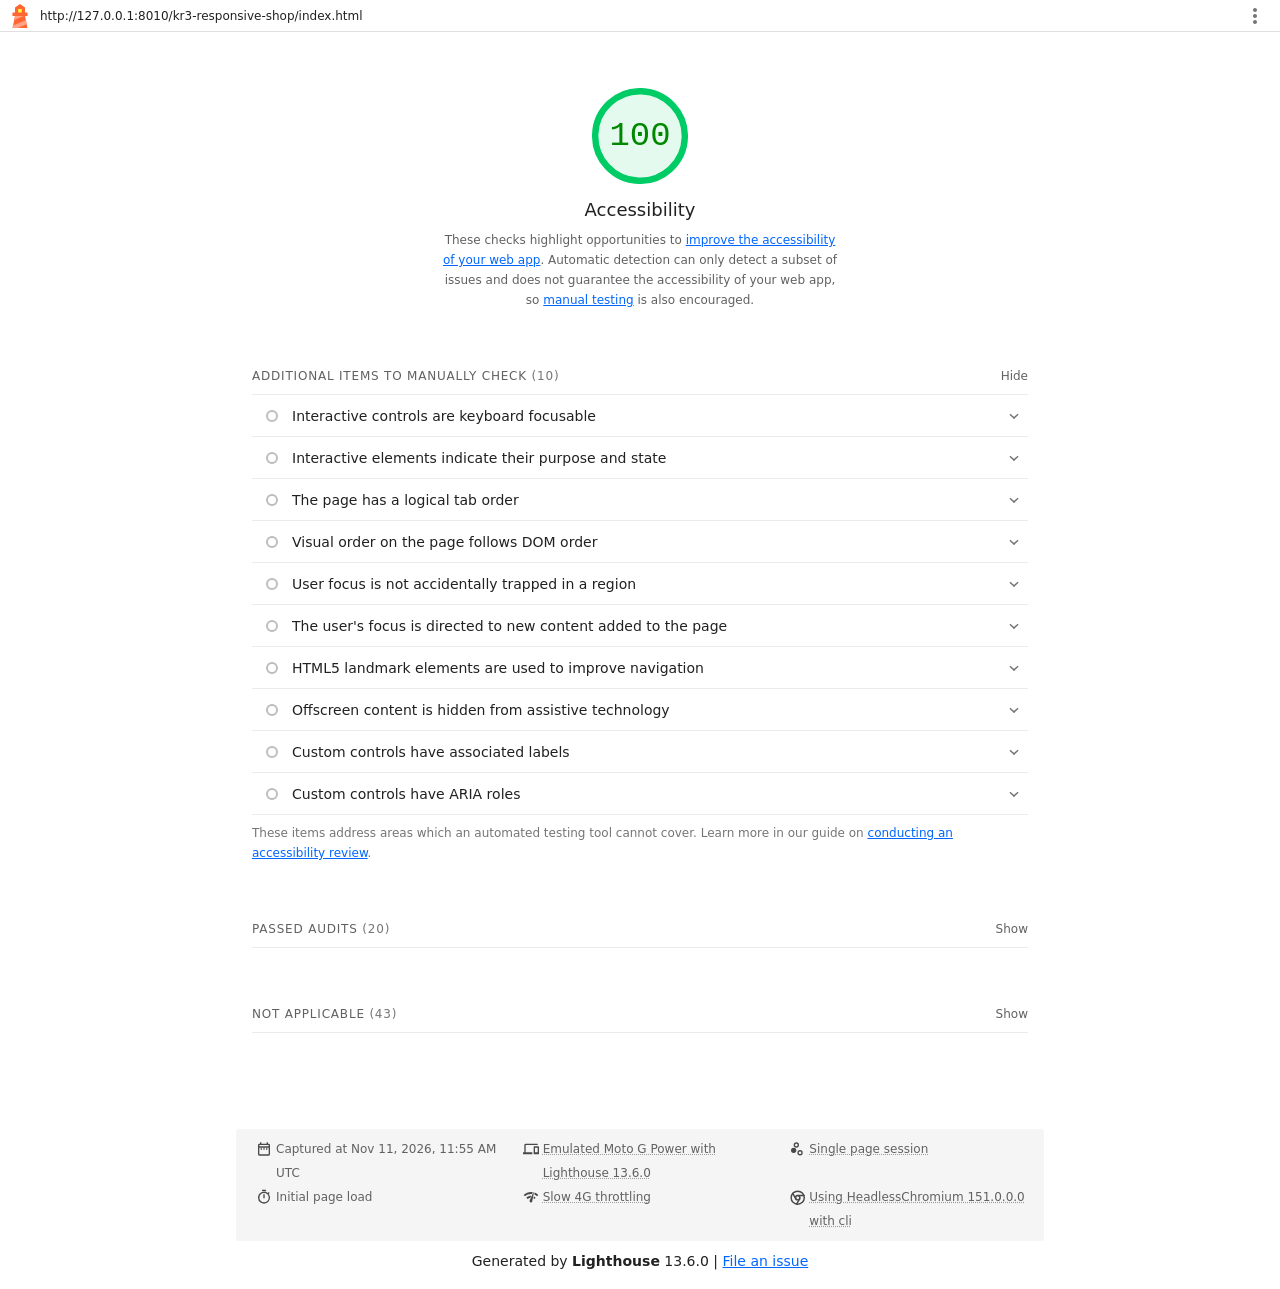
<file: lighthouse/index.report.html>
<!--
@license
Copyright 2018 Google LLC
SPDX-License-Identifier: Apache-2.0
-->
<!doctype html>
<html lang="en">
<head>
  <meta charset="utf-8">
  <meta name="viewport" content="width=device-width, initial-scale=1, minimum-scale=1">
  <link rel="icon" href='data:image/svg+xml;utf8,<svg fill="none" xmlns="http://www.w3.org/2000/svg" viewBox="0 0 48 48"><path d="m14 7 10-7 10 7v10h5v7h-5l5 24H9l5-24H9v-7h5V7Z" fill="%23F63"/><path d="M31.561 24H14l-1.689 8.105L31.561 24ZM18.983 48H9l1.022-4.907L35.723 32.27l1.663 7.98L18.983 48Z" fill="%23FFA385"/><path fill="%23FF3" d="M20.5 10h7v7h-7z"/></svg>'>
  <title>Lighthouse Report</title>
  <style>body {margin: 0}</style>
</head>
<body>
  <noscript>Lighthouse report requires JavaScript. Please enable.</noscript>

  <div id="lh-log"></div>

  <script>window.__LIGHTHOUSE_JSON__ = {"lighthouseVersion":"13.6.0","requestedUrl":"http://127.0.0.1:8010/kr3-responsive-shop/index.html","mainDocumentUrl":"http://127.0.0.1:8010/kr3-responsive-shop/index.html","finalDisplayedUrl":"http://127.0.0.1:8010/kr3-responsive-shop/index.html","finalUrl":"http://127.0.0.1:8010/kr3-responsive-shop/index.html","fetchTime":"2026-11-11T11:55:49.487Z","gatherMode":"navigation","runWarnings":[],"userAgent":"Mozilla/5.0 (X11; Linux x86_64) AppleWebKit/537.36 (KHTML, like Gecko) HeadlessChrome/151.0.0.0 Safari/537.36","environment":{"networkUserAgent":"Mozilla/5.0 (Linux; Android 11; moto g power (2022)) AppleWebKit/537.36 (KHTML, like Gecko) Chrome/151.0.0.0 Mobile Safari/537.36","hostUserAgent":"Mozilla/5.0 (X11; Linux x86_64) AppleWebKit/537.36 (KHTML, like Gecko) HeadlessChrome/151.0.0.0 Safari/537.36","benchmarkIndex":1013,"credits":{"axe-core":"4.14.0"}},"audits":{"accesskeys":{"id":"accesskeys","title":"`[accesskey]` values are unique","description":"Access keys let users quickly focus a part of the page. For proper navigation, each access key must be unique. [Learn more about access keys](https://dequeuniversity.com/rules/axe/4.14/accesskeys).","score":null,"scoreDisplayMode":"notApplicable"},"aria-allowed-attr":{"id":"aria-allowed-attr","title":"`[aria-*]` attributes match their roles","description":"Each ARIA `role` supports a specific subset of `aria-*` attributes. Mismatching these invalidates the `aria-*` attributes. [Learn how to match ARIA attributes to their roles](https://dequeuniversity.com/rules/axe/4.14/aria-allowed-attr).","score":1,"scoreDisplayMode":"binary","details":{"type":"table","headings":[{"key":"node","valueType":"node","subItemsHeading":{"key":"relatedNode","valueType":"node"},"label":"Failing Elements"}],"items":[]}},"aria-allowed-role":{"id":"aria-allowed-role","title":"Uses ARIA roles only on compatible elements","description":"Many HTML elements can only be assigned certain ARIA roles. Using ARIA roles where they are not allowed can interfere with the accessibility of the web page. [Learn more about ARIA roles](https://dequeuniversity.com/rules/axe/4.14/aria-allowed-role).","score":null,"scoreDisplayMode":"notApplicable"},"aria-command-name":{"id":"aria-command-name","title":"`button`, `link`, and `menuitem` elements have accessible names","description":"When an element doesn't have an accessible name, screen readers announce it with a generic name, making it unusable for users who rely on screen readers. [Learn how to make command elements more accessible](https://dequeuniversity.com/rules/axe/4.14/aria-command-name).","score":null,"scoreDisplayMode":"notApplicable"},"aria-conditional-attr":{"id":"aria-conditional-attr","title":"ARIA attributes are used as specified for the element's role","description":"Some ARIA attributes are only allowed on an element under certain conditions. [Learn more about conditional ARIA attributes](https://dequeuniversity.com/rules/axe/4.14/aria-conditional-attr).","score":1,"scoreDisplayMode":"binary","details":{"type":"table","headings":[{"key":"node","valueType":"node","subItemsHeading":{"key":"relatedNode","valueType":"node"},"label":"Failing Elements"}],"items":[]}},"aria-deprecated-role":{"id":"aria-deprecated-role","title":"Deprecated ARIA roles were not used","description":"Deprecated ARIA roles may not be processed correctly by assistive technology. [Learn more about deprecated ARIA roles](https://dequeuniversity.com/rules/axe/4.14/aria-deprecated-role).","score":null,"scoreDisplayMode":"notApplicable"},"aria-dialog-name":{"id":"aria-dialog-name","title":"Elements with `role=\"dialog\"` or `role=\"alertdialog\"` have accessible names.","description":"ARIA dialog elements without accessible names may prevent screen readers users from discerning the purpose of these elements. [Learn how to make ARIA dialog elements more accessible](https://dequeuniversity.com/rules/axe/4.14/aria-dialog-name).","score":null,"scoreDisplayMode":"notApplicable"},"aria-hidden-body":{"id":"aria-hidden-body","title":"`[aria-hidden=\"true\"]` is not present on the document `\u003cbody>`","description":"Assistive technologies, like screen readers, work inconsistently when `aria-hidden=\"true\"` is set on the document `\u003cbody>`. [Learn how `aria-hidden` affects the document body](https://dequeuniversity.com/rules/axe/4.14/aria-hidden-body).","score":1,"scoreDisplayMode":"binary","details":{"type":"table","headings":[{"key":"node","valueType":"node","subItemsHeading":{"key":"relatedNode","valueType":"node"},"label":"Failing Elements"}],"items":[]}},"aria-hidden-focus":{"id":"aria-hidden-focus","title":"`[aria-hidden=\"true\"]` elements do not contain focusable descendents","description":"Focusable descendents within an `[aria-hidden=\"true\"]` element prevent those interactive elements from being available to users of assistive technologies like screen readers. [Learn how `aria-hidden` affects focusable elements](https://dequeuniversity.com/rules/axe/4.14/aria-hidden-focus).","score":1,"scoreDisplayMode":"binary","details":{"type":"table","headings":[{"key":"node","valueType":"node","subItemsHeading":{"key":"relatedNode","valueType":"node"},"label":"Failing Elements"}],"items":[]}},"aria-input-field-name":{"id":"aria-input-field-name","title":"ARIA input fields have accessible names","description":"When an input field doesn't have an accessible name, screen readers announce it with a generic name, making it unusable for users who rely on screen readers. [Learn more about input field labels](https://dequeuniversity.com/rules/axe/4.14/aria-input-field-name).","score":null,"scoreDisplayMode":"notApplicable"},"aria-meter-name":{"id":"aria-meter-name","title":"ARIA `meter` elements have accessible names","description":"When a meter element doesn't have an accessible name, screen readers announce it with a generic name, making it unusable for users who rely on screen readers. [Learn how to name `meter` elements](https://dequeuniversity.com/rules/axe/4.14/aria-meter-name).","score":null,"scoreDisplayMode":"notApplicable"},"aria-progressbar-name":{"id":"aria-progressbar-name","title":"ARIA `progressbar` elements have accessible names","description":"When a `progressbar` element doesn't have an accessible name, screen readers announce it with a generic name, making it unusable for users who rely on screen readers. [Learn how to label `progressbar` elements](https://dequeuniversity.com/rules/axe/4.14/aria-progressbar-name).","score":null,"scoreDisplayMode":"notApplicable"},"aria-prohibited-attr":{"id":"aria-prohibited-attr","title":"Elements use only permitted ARIA attributes","description":"Using ARIA attributes in roles where they are prohibited can mean that important information is not communicated to users of assistive technologies. [Learn more about prohibited ARIA roles](https://dequeuniversity.com/rules/axe/4.14/aria-prohibited-attr).","score":1,"scoreDisplayMode":"binary","details":{"type":"table","headings":[{"key":"node","valueType":"node","subItemsHeading":{"key":"relatedNode","valueType":"node"},"label":"Failing Elements"}],"items":[]}},"aria-required-attr":{"id":"aria-required-attr","title":"`[role]`s have all required `[aria-*]` attributes","description":"Some ARIA roles have required attributes that describe the state of the element to screen readers. [Learn more about roles and required attributes](https://dequeuniversity.com/rules/axe/4.14/aria-required-attr).","score":null,"scoreDisplayMode":"notApplicable"},"aria-required-children":{"id":"aria-required-children","title":"Elements with an ARIA `[role]` that require children to contain a specific `[role]` have all required children.","description":"Some ARIA parent roles must contain specific child roles to perform their intended accessibility functions. [Learn more about roles and required children elements](https://dequeuniversity.com/rules/axe/4.14/aria-required-children).","score":null,"scoreDisplayMode":"notApplicable"},"aria-required-parent":{"id":"aria-required-parent","title":"`[role]`s are contained by their required parent element","description":"Some ARIA child roles must be contained by specific parent roles to properly perform their intended accessibility functions. [Learn more about ARIA roles and required parent element](https://dequeuniversity.com/rules/axe/4.14/aria-required-parent).","score":null,"scoreDisplayMode":"notApplicable"},"aria-roles":{"id":"aria-roles","title":"`[role]` values are valid","description":"ARIA roles must have valid values in order to perform their intended accessibility functions. [Learn more about valid ARIA roles](https://dequeuniversity.com/rules/axe/4.14/aria-roles).","score":null,"scoreDisplayMode":"notApplicable"},"aria-text":{"id":"aria-text","title":"Elements with the `role=text` attribute do not have focusable descendents.","description":"Adding `role=text` around a text node split by markup enables VoiceOver to treat it as one phrase, but the element's focusable descendents will not be announced. [Learn more about the `role=text` attribute](https://dequeuniversity.com/rules/axe/4.14/aria-text).","score":null,"scoreDisplayMode":"notApplicable"},"aria-toggle-field-name":{"id":"aria-toggle-field-name","title":"ARIA toggle fields have accessible names","description":"When a toggle field doesn't have an accessible name, screen readers announce it with a generic name, making it unusable for users who rely on screen readers. [Learn more about toggle fields](https://dequeuniversity.com/rules/axe/4.14/aria-toggle-field-name).","score":null,"scoreDisplayMode":"notApplicable"},"aria-tooltip-name":{"id":"aria-tooltip-name","title":"ARIA `tooltip` elements have accessible names","description":"When a tooltip element doesn't have an accessible name, screen readers announce it with a generic name, making it unusable for users who rely on screen readers. [Learn how to name `tooltip` elements](https://dequeuniversity.com/rules/axe/4.14/aria-tooltip-name).","score":null,"scoreDisplayMode":"notApplicable"},"aria-treeitem-name":{"id":"aria-treeitem-name","title":"ARIA `treeitem` elements have accessible names","description":"When a `treeitem` element doesn't have an accessible name, screen readers announce it with a generic name, making it unusable for users who rely on screen readers. [Learn more about labeling `treeitem` elements](https://dequeuniversity.com/rules/axe/4.14/aria-treeitem-name).","score":null,"scoreDisplayMode":"notApplicable"},"aria-valid-attr-value":{"id":"aria-valid-attr-value","title":"`[aria-*]` attributes have valid values","description":"Assistive technologies, like screen readers, can't interpret ARIA attributes with invalid values. [Learn more about valid values for ARIA attributes](https://dequeuniversity.com/rules/axe/4.14/aria-valid-attr-value).","score":1,"scoreDisplayMode":"binary","details":{"type":"table","headings":[{"key":"node","valueType":"node","subItemsHeading":{"key":"relatedNode","valueType":"node"},"label":"Failing Elements"}],"items":[]}},"aria-valid-attr":{"id":"aria-valid-attr","title":"`[aria-*]` attributes are valid and not misspelled","description":"Assistive technologies, like screen readers, can't interpret ARIA attributes with invalid names. [Learn more about valid ARIA attributes](https://dequeuniversity.com/rules/axe/4.14/aria-valid-attr).","score":1,"scoreDisplayMode":"binary","details":{"type":"table","headings":[{"key":"node","valueType":"node","subItemsHeading":{"key":"relatedNode","valueType":"node"},"label":"Failing Elements"}],"items":[]}},"button-name":{"id":"button-name","title":"Buttons have an accessible name","description":"When a button doesn't have an accessible name, screen readers announce it as \"button\", making it unusable for users who rely on screen readers. [Learn how to make buttons more accessible](https://dequeuniversity.com/rules/axe/4.14/button-name).","score":1,"scoreDisplayMode":"binary","details":{"type":"table","headings":[{"key":"node","valueType":"node","subItemsHeading":{"key":"relatedNode","valueType":"node"},"label":"Failing Elements"}],"items":[]}},"bypass":{"id":"bypass","title":"The page contains a heading, skip link, or landmark region","description":"Adding ways to bypass repetitive content lets keyboard users navigate the page more efficiently. [Learn more about bypass blocks](https://dequeuniversity.com/rules/axe/4.14/bypass).","score":null,"scoreDisplayMode":"notApplicable"},"color-contrast":{"id":"color-contrast","title":"Background and foreground colors have a sufficient contrast ratio","description":"Low-contrast text is difficult or impossible for many users to read. [Learn how to provide sufficient color contrast](https://dequeuniversity.com/rules/axe/4.14/color-contrast).","score":1,"scoreDisplayMode":"binary","details":{"type":"table","headings":[{"key":"node","valueType":"node","subItemsHeading":{"key":"relatedNode","valueType":"node"},"label":"Failing Elements"}],"items":[]}},"definition-list":{"id":"definition-list","title":"`\u003cdl>`'s contain only properly-ordered `\u003cdt>` and `\u003cdd>` groups, `\u003cscript>`, `\u003ctemplate>` or `\u003cdiv>` elements.","description":"When definition lists are not properly marked up, screen readers may produce confusing or inaccurate output. [Learn how to structure definition lists correctly](https://dequeuniversity.com/rules/axe/4.14/definition-list).","score":null,"scoreDisplayMode":"notApplicable"},"dlitem":{"id":"dlitem","title":"Definition list items are wrapped in `\u003cdl>` elements","description":"Definition list items (`\u003cdt>` and `\u003cdd>`) must be wrapped in a parent `\u003cdl>` element to ensure that screen readers can properly announce them. [Learn how to structure definition lists correctly](https://dequeuniversity.com/rules/axe/4.14/dlitem).","score":null,"scoreDisplayMode":"notApplicable"},"document-title":{"id":"document-title","title":"Document has a `\u003ctitle>` element","description":"The title gives screen reader users an overview of the page, and search engine users rely on it heavily to determine if a page is relevant to their search. [Learn more about document titles](https://dequeuniversity.com/rules/axe/4.14/document-title).","score":1,"scoreDisplayMode":"binary","details":{"type":"table","headings":[{"key":"node","valueType":"node","subItemsHeading":{"key":"relatedNode","valueType":"node"},"label":"Failing Elements"}],"items":[]}},"duplicate-id-aria":{"id":"duplicate-id-aria","title":"ARIA IDs are unique","description":"The value of an ARIA ID must be unique to prevent other instances from being overlooked by assistive technologies. [Learn how to fix duplicate ARIA IDs](https://dequeuniversity.com/rules/axe/4.14/duplicate-id-aria).","score":null,"scoreDisplayMode":"notApplicable"},"empty-heading":{"id":"empty-heading","title":"All heading elements contain content.","description":"A heading with no content or inaccessible text prevent screen reader users from accessing information on the page's structure. [Learn more about headings](https://dequeuniversity.com/rules/axe/4.14/empty-heading).","score":null,"scoreDisplayMode":"notApplicable"},"form-field-multiple-labels":{"id":"form-field-multiple-labels","title":"No form fields have multiple labels","description":"Form fields with multiple labels can be confusingly announced by assistive technologies like screen readers which use either the first, the last, or all of the labels. [Learn how to use form labels](https://dequeuniversity.com/rules/axe/4.14/form-field-multiple-labels).","score":null,"scoreDisplayMode":"notApplicable"},"frame-title":{"id":"frame-title","title":"`\u003cframe>` or `\u003ciframe>` elements have a title","description":"Screen reader users rely on frame titles to describe the contents of frames. [Learn more about frame titles](https://dequeuniversity.com/rules/axe/4.14/frame-title).","score":null,"scoreDisplayMode":"notApplicable"},"heading-order":{"id":"heading-order","title":"Heading elements appear in a sequentially-descending order","description":"Properly ordered headings that do not skip levels convey the semantic structure of the page, making it easier to navigate and understand when using assistive technologies. [Learn more about heading order](https://dequeuniversity.com/rules/axe/4.14/heading-order).","score":1,"scoreDisplayMode":"binary","details":{"type":"table","headings":[{"key":"node","valueType":"node","subItemsHeading":{"key":"relatedNode","valueType":"node"},"label":"Failing Elements"}],"items":[]}},"html-has-lang":{"id":"html-has-lang","title":"`\u003chtml>` element has a `[lang]` attribute","description":"If a page doesn't specify a `lang` attribute, a screen reader assumes that the page is in the default language that the user chose when setting up the screen reader. If the page isn't actually in the default language, then the screen reader might not announce the page's text correctly. [Learn more about the `lang` attribute](https://dequeuniversity.com/rules/axe/4.14/html-has-lang).","score":1,"scoreDisplayMode":"binary","details":{"type":"table","headings":[{"key":"node","valueType":"node","subItemsHeading":{"key":"relatedNode","valueType":"node"},"label":"Failing Elements"}],"items":[]}},"html-lang-valid":{"id":"html-lang-valid","title":"`\u003chtml>` element has a valid value for its `[lang]` attribute","description":"Specifying a valid [BCP 47 language](https://www.w3.org/International/questions/qa-choosing-language-tags#question) helps screen readers announce text properly. [Learn how to use the `lang` attribute](https://dequeuniversity.com/rules/axe/4.14/html-lang-valid).","score":1,"scoreDisplayMode":"binary","details":{"type":"table","headings":[{"key":"node","valueType":"node","subItemsHeading":{"key":"relatedNode","valueType":"node"},"label":"Failing Elements"}],"items":[]}},"html-xml-lang-mismatch":{"id":"html-xml-lang-mismatch","title":"`\u003chtml>` element has an `[xml:lang]` attribute with the same base language as the `[lang]` attribute.","description":"If the webpage does not specify a consistent language, then the screen reader might not announce the page's text correctly. [Learn more about the `lang` attribute](https://dequeuniversity.com/rules/axe/4.14/html-xml-lang-mismatch).","score":null,"scoreDisplayMode":"notApplicable"},"identical-links-same-purpose":{"id":"identical-links-same-purpose","title":"Identical links have the same purpose.","description":"Links with the same destination should have the same description, to help users understand the link's purpose and decide whether to follow it. [Learn more about identical links](https://dequeuniversity.com/rules/axe/4.14/identical-links-same-purpose).","score":null,"scoreDisplayMode":"notApplicable"},"image-alt":{"id":"image-alt","title":"Image elements have `[alt]` attributes","description":"Informative elements should aim for short, descriptive alternate text. Decorative elements can be ignored with an empty alt attribute. [Learn more about the `alt` attribute](https://dequeuniversity.com/rules/axe/4.14/image-alt).","score":1,"scoreDisplayMode":"binary","details":{"type":"table","headings":[{"key":"node","valueType":"node","subItemsHeading":{"key":"relatedNode","valueType":"node"},"label":"Failing Elements"}],"items":[]}},"image-redundant-alt":{"id":"image-redundant-alt","title":"Image elements do not have `[alt]` attributes that are redundant text.","description":"Informative elements should aim for short, descriptive alternative text. Alternative text that is exactly the same as the text adjacent to the link or image is potentially confusing for screen reader users, because the text will be read twice. [Learn more about the `alt` attribute](https://dequeuniversity.com/rules/axe/4.14/image-redundant-alt).","score":null,"scoreDisplayMode":"notApplicable"},"input-button-name":{"id":"input-button-name","title":"Input buttons have discernible text.","description":"Adding discernable and accessible text to input buttons may help screen reader users understand the purpose of the input button. [Learn more about input buttons](https://dequeuniversity.com/rules/axe/4.14/input-button-name).","score":null,"scoreDisplayMode":"notApplicable"},"input-image-alt":{"id":"input-image-alt","title":"`\u003cinput type=\"image\">` elements have `[alt]` text","description":"When an image is being used as an `\u003cinput>` button, providing alternative text can help screen reader users understand the purpose of the button. [Learn about input image alt text](https://dequeuniversity.com/rules/axe/4.14/input-image-alt).","score":null,"scoreDisplayMode":"notApplicable"},"label-content-name-mismatch":{"id":"label-content-name-mismatch","title":"Elements with visible text labels have matching accessible names.","description":"Visible text labels that do not match the accessible name can result in a confusing experience for screen reader users. [Learn more about accessible names](https://dequeuniversity.com/rules/axe/4.14/label-content-name-mismatch).","score":1,"scoreDisplayMode":"binary","details":{"type":"table","headings":[{"key":"node","valueType":"node","subItemsHeading":{"key":"relatedNode","valueType":"node"},"label":"Failing Elements"}],"items":[]}},"label":{"id":"label","title":"Form elements have associated labels","description":"Labels ensure that form controls are announced properly by assistive technologies, like screen readers. [Learn more about form element labels](https://dequeuniversity.com/rules/axe/4.14/label).","score":null,"scoreDisplayMode":"notApplicable"},"landmark-one-main":{"id":"landmark-one-main","title":"Document has a main landmark.","description":"One main landmark helps screen reader users navigate a web page. [Learn more about landmarks](https://dequeuniversity.com/rules/axe/4.14/landmark-one-main).","score":1,"scoreDisplayMode":"binary","details":{"type":"table","headings":[{"key":"node","valueType":"node","subItemsHeading":{"key":"relatedNode","valueType":"node"},"label":"Failing Elements"}],"items":[]}},"link-name":{"id":"link-name","title":"Links have a discernible name","description":"Link text (and alternate text for images, when used as links) that is discernible, unique, and focusable improves the navigation experience for screen reader users. [Learn how to make links accessible](https://dequeuniversity.com/rules/axe/4.14/link-name).","score":1,"scoreDisplayMode":"binary","details":{"type":"table","headings":[{"key":"node","valueType":"node","subItemsHeading":{"key":"relatedNode","valueType":"node"},"label":"Failing Elements"}],"items":[]}},"link-in-text-block":{"id":"link-in-text-block","title":"Links are distinguishable without relying on color.","description":"Low-contrast text is difficult or impossible for many users to read. Link text that is discernible improves the experience for users with low vision. [Learn how to make links distinguishable](https://dequeuniversity.com/rules/axe/4.14/link-in-text-block).","score":null,"scoreDisplayMode":"notApplicable"},"list":{"id":"list","title":"Lists contain only `\u003cli>` elements and script supporting elements (`\u003cscript>` and `\u003ctemplate>`).","description":"Screen readers have a specific way of announcing lists. Ensuring proper list structure aids screen reader output. [Learn more about proper list structure](https://dequeuniversity.com/rules/axe/4.14/list).","score":null,"scoreDisplayMode":"notApplicable"},"listitem":{"id":"listitem","title":"List items (`\u003cli>`) are contained within `\u003cul>`, `\u003col>` or `\u003cmenu>` parent elements","description":"Screen readers require list items (`\u003cli>`) to be contained within a parent `\u003cul>`, `\u003col>` or `\u003cmenu>` to be announced properly. [Learn more about proper list structure](https://dequeuniversity.com/rules/axe/4.14/listitem).","score":null,"scoreDisplayMode":"notApplicable"},"meta-refresh":{"id":"meta-refresh","title":"The document does not use `\u003cmeta http-equiv=\"refresh\">`","description":"Users do not expect a page to refresh automatically, and doing so will move focus back to the top of the page. This may create a frustrating or confusing experience. [Learn more about the refresh meta tag](https://dequeuniversity.com/rules/axe/4.14/meta-refresh).","score":null,"scoreDisplayMode":"notApplicable"},"meta-viewport":{"id":"meta-viewport","title":"`[user-scalable=\"no\"]` is not used in the `\u003cmeta name=\"viewport\">` element and the `[maximum-scale]` attribute is not less than 5.","description":"Disabling zooming is problematic for users with low vision who rely on screen magnification to properly see the contents of a web page. [Learn more about the viewport meta tag](https://dequeuniversity.com/rules/axe/4.14/meta-viewport).","score":1,"scoreDisplayMode":"binary","details":{"type":"table","headings":[{"key":"node","valueType":"node","subItemsHeading":{"key":"relatedNode","valueType":"node"},"label":"Failing Elements"}],"items":[]}},"object-alt":{"id":"object-alt","title":"`\u003cobject>` elements have alternate text","description":"Screen readers cannot translate non-text content. Adding alternate text to `\u003cobject>` elements helps screen readers convey meaning to users. [Learn more about alt text for `object` elements](https://dequeuniversity.com/rules/axe/4.14/object-alt).","score":null,"scoreDisplayMode":"notApplicable"},"select-name":{"id":"select-name","title":"Select elements have associated label elements.","description":"Form elements without effective labels can create frustrating experiences for screen reader users. [Learn more about the `select` element](https://dequeuniversity.com/rules/axe/4.14/select-name).","score":null,"scoreDisplayMode":"notApplicable"},"skip-link":{"id":"skip-link","title":"Skip links are focusable.","description":"Including a skip link can help users skip to the main content to save time. [Learn more about skip links](https://dequeuniversity.com/rules/axe/4.14/skip-link).","score":1,"scoreDisplayMode":"binary","details":{"type":"table","headings":[{"key":"node","valueType":"node","subItemsHeading":{"key":"relatedNode","valueType":"node"},"label":"Failing Elements"}],"items":[]}},"tabindex":{"id":"tabindex","title":"No element has a `[tabindex]` value greater than 0","description":"A value greater than 0 implies an explicit navigation ordering. Although technically valid, this often creates frustrating experiences for users who rely on assistive technologies. [Learn more about the `tabindex` attribute](https://dequeuniversity.com/rules/axe/4.14/tabindex).","score":1,"scoreDisplayMode":"binary","details":{"type":"table","headings":[{"key":"node","valueType":"node","subItemsHeading":{"key":"relatedNode","valueType":"node"},"label":"Failing Elements"}],"items":[]}},"table-duplicate-name":{"id":"table-duplicate-name","title":"Tables have different content in the summary attribute and `\u003ccaption>`.","description":"The summary attribute should describe the table structure, while `\u003ccaption>` should have the onscreen title. Accurate table mark-up helps users of screen readers. [Learn more about summary and caption](https://dequeuniversity.com/rules/axe/4.14/table-duplicate-name).","score":null,"scoreDisplayMode":"notApplicable"},"table-fake-caption":{"id":"table-fake-caption","title":"Tables use `\u003ccaption>` instead of cells with the `[colspan]` attribute to indicate a caption.","description":"Screen readers have features to make navigating tables easier. Ensuring that tables use the actual caption element instead of cells with the `[colspan]` attribute may improve the experience for screen reader users. [Learn more about captions](https://dequeuniversity.com/rules/axe/4.14/table-fake-caption).","score":null,"scoreDisplayMode":"notApplicable"},"target-size":{"id":"target-size","title":"Touch targets have sufficient size and spacing.","description":"Touch targets with sufficient size and spacing help users who may have difficulty targeting small controls to activate the targets. [Learn more about touch targets](https://dequeuniversity.com/rules/axe/4.14/target-size).","score":1,"scoreDisplayMode":"binary","details":{"type":"table","headings":[{"key":"node","valueType":"node","subItemsHeading":{"key":"relatedNode","valueType":"node"},"label":"Failing Elements"}],"items":[]}},"td-has-header":{"id":"td-has-header","title":"`\u003ctd>` elements in a large `\u003ctable>` have one or more table headers.","description":"Screen readers have features to make navigating tables easier. Ensuring that `\u003ctd>` elements in a large table (3 or more cells in width and height) have an associated table header may improve the experience for screen reader users. [Learn more about table headers](https://dequeuniversity.com/rules/axe/4.14/td-has-header).","score":null,"scoreDisplayMode":"notApplicable"},"td-headers-attr":{"id":"td-headers-attr","title":"Cells in a `\u003ctable>` element that use the `[headers]` attribute refer to table cells within the same table.","description":"Screen readers have features to make navigating tables easier. Ensuring `\u003ctd>` cells using the `[headers]` attribute only refer to other cells in the same table may improve the experience for screen reader users. [Learn more about the `headers` attribute](https://dequeuniversity.com/rules/axe/4.14/td-headers-attr).","score":null,"scoreDisplayMode":"notApplicable"},"th-has-data-cells":{"id":"th-has-data-cells","title":"`\u003cth>` elements and elements with `[role=\"columnheader\"/\"rowheader\"]` have data cells they describe.","description":"Screen readers have features to make navigating tables easier. Ensuring table headers always refer to some set of cells may improve the experience for screen reader users. [Learn more about table headers](https://dequeuniversity.com/rules/axe/4.14/th-has-data-cells).","score":null,"scoreDisplayMode":"notApplicable"},"valid-lang":{"id":"valid-lang","title":"`[lang]` attributes have a valid value","description":"Specifying a valid [BCP 47 language](https://www.w3.org/International/questions/qa-choosing-language-tags#question) on elements helps ensure that text is pronounced correctly by a screen reader. [Learn how to use the `lang` attribute](https://dequeuniversity.com/rules/axe/4.14/valid-lang).","score":null,"scoreDisplayMode":"notApplicable"},"video-caption":{"id":"video-caption","title":"`\u003cvideo>` elements contain a `\u003ctrack>` element with `[kind=\"captions\"]`","description":"When a video provides a caption it is easier for deaf and hearing impaired users to access its information. [Learn more about video captions](https://dequeuniversity.com/rules/axe/4.14/video-caption).","score":null,"scoreDisplayMode":"notApplicable"},"custom-controls-labels":{"id":"custom-controls-labels","title":"Custom controls have associated labels","description":"Custom interactive controls have associated labels, provided by aria-label or aria-labelledby. [Learn more about custom controls and labels](https://developer.chrome.com/docs/lighthouse/accessibility/custom-controls-labels/).","score":null,"scoreDisplayMode":"manual"},"custom-controls-roles":{"id":"custom-controls-roles","title":"Custom controls have ARIA roles","description":"Custom interactive controls have appropriate ARIA roles. [Learn how to add roles to custom controls](https://developer.chrome.com/docs/lighthouse/accessibility/custom-control-roles/).","score":null,"scoreDisplayMode":"manual"},"focus-traps":{"id":"focus-traps","title":"User focus is not accidentally trapped in a region","description":"A user can tab into and out of any control or region without accidentally trapping their focus. [Learn how to avoid focus traps](https://developer.chrome.com/docs/lighthouse/accessibility/focus-traps/).","score":null,"scoreDisplayMode":"manual"},"focusable-controls":{"id":"focusable-controls","title":"Interactive controls are keyboard focusable","description":"Custom interactive controls are keyboard focusable and display a focus indicator. [Learn how to make custom controls focusable](https://developer.chrome.com/docs/lighthouse/accessibility/focusable-controls/).","score":null,"scoreDisplayMode":"manual"},"interactive-element-affordance":{"id":"interactive-element-affordance","title":"Interactive elements indicate their purpose and state","description":"Interactive elements, such as links and buttons, should indicate their state and be distinguishable from non-interactive elements. [Learn how to decorate interactive elements with affordance hints](https://developer.chrome.com/docs/lighthouse/accessibility/interactive-element-affordance/).","score":null,"scoreDisplayMode":"manual"},"logical-tab-order":{"id":"logical-tab-order","title":"The page has a logical tab order","description":"Tabbing through the page follows the visual layout. Users cannot focus elements that are offscreen. [Learn more about logical tab ordering](https://developer.chrome.com/docs/lighthouse/accessibility/logical-tab-order/).","score":null,"scoreDisplayMode":"manual"},"managed-focus":{"id":"managed-focus","title":"The user's focus is directed to new content added to the page","description":"If new content, such as a dialog, is added to the page, the user's focus is directed to it. [Learn how to direct focus to new content](https://developer.chrome.com/docs/lighthouse/accessibility/managed-focus/).","score":null,"scoreDisplayMode":"manual"},"offscreen-content-hidden":{"id":"offscreen-content-hidden","title":"Offscreen content is hidden from assistive technology","description":"Offscreen content is hidden with display: none or aria-hidden=true. [Learn how to properly hide offscreen content](https://developer.chrome.com/docs/lighthouse/accessibility/offscreen-content-hidden/).","score":null,"scoreDisplayMode":"manual"},"use-landmarks":{"id":"use-landmarks","title":"HTML5 landmark elements are used to improve navigation","description":"Landmark elements (`\u003cmain>`, `\u003cnav>`, etc.) are used to improve the keyboard navigation of the page for assistive technology. [Learn more about landmark elements](https://developer.chrome.com/docs/lighthouse/accessibility/use-landmarks/).","score":null,"scoreDisplayMode":"manual"},"visual-order-follows-dom":{"id":"visual-order-follows-dom","title":"Visual order on the page follows DOM order","description":"DOM order matches the visual order, improving navigation for assistive technology. [Learn more about DOM and visual ordering](https://developer.chrome.com/docs/lighthouse/accessibility/visual-order-follows-dom/).","score":null,"scoreDisplayMode":"manual"},"autocomplete-valid":{"id":"autocomplete-valid","title":"`autocomplete` attributes are used correctly","description":"The `autocomplete` attribute values must be valid and correctly applied for screen readers to function correctly. [Learn more about valid autocomplete values](https://dequeuniversity.com/rules/axe/4.14/autocomplete-valid).","score":null,"scoreDisplayMode":"notApplicable"},"presentation-role-conflict":{"id":"presentation-role-conflict","title":"Elements with `role=\"none\"` or `role=\"presentation\"` do not have conflicts","description":"There are certain cases where the semantic role of an element with `role=\"none\"` or `role=\"presentation\"` does not resolve to none or presentation. To ensure the element remains removed from the accessibility tree, you should not add any global ARIA attributes to the element or make it focusable. [Learn more about presentation role conflict](https://dequeuniversity.com/rules/axe/4.14/presentation-role-conflict).","score":null,"scoreDisplayMode":"notApplicable"},"svg-img-alt":{"id":"svg-img-alt","title":"SVG elements with an `img` role have an accessible text alternative","description":"Ensures SVG elements with an `img`, `graphics-document` or `graphics-symbol` role have an accessible text alternative. [Learn more about SVG alt text](https://dequeuniversity.com/rules/axe/4.14/svg-img-alt).","score":null,"scoreDisplayMode":"notApplicable"}},"configSettings":{"output":["html","json"],"maxWaitForFcp":30000,"maxWaitForLoad":45000,"pauseAfterFcpMs":1000,"pauseAfterLoadMs":1000,"networkQuietThresholdMs":1000,"cpuQuietThresholdMs":1000,"formFactor":"mobile","throttling":{"rttMs":150,"throughputKbps":1638.4,"requestLatencyMs":562.5,"downloadThroughputKbps":1474.5600000000002,"uploadThroughputKbps":675,"cpuSlowdownMultiplier":4},"throttlingMethod":"simulate","screenEmulation":{"mobile":true,"width":412,"height":823,"deviceScaleFactor":1.75,"disabled":false},"emulatedUserAgent":"Mozilla/5.0 (Linux; Android 11; moto g power (2022)) AppleWebKit/537.36 (KHTML, like Gecko) Chrome/136.0.0.0 Mobile Safari/537.36","auditMode":false,"gatherMode":false,"clearStorageTypes":["file_systems","shader_cache","service_workers","cache_storage"],"disableStorageReset":false,"debugNavigation":false,"channel":"cli","usePassiveGathering":false,"disableFullPageScreenshot":false,"skipAboutBlank":false,"blankPage":"about:blank","ignoreStatusCode":false,"locale":"en-US","blockedUrlPatterns":null,"additionalTraceCategories":null,"extraHeaders":null,"precomputedLanternData":null,"onlyAudits":null,"onlyCategories":["accessibility"],"skipAudits":null},"categories":{"accessibility":{"title":"Accessibility","description":"These checks highlight opportunities to [improve the accessibility of your web app](https://developer.chrome.com/docs/lighthouse/accessibility/). Automatic detection can only detect a subset of issues and does not guarantee the accessibility of your web app, so [manual testing](https://web.dev/articles/how-to-review) is also encouraged.","manualDescription":"These items address areas which an automated testing tool cannot cover. Learn more in our guide on [conducting an accessibility review](https://web.dev/articles/how-to-review).","supportedModes":["navigation","snapshot"],"auditRefs":[{"id":"accesskeys","weight":0,"group":"a11y-navigation"},{"id":"aria-allowed-attr","weight":10,"group":"a11y-aria"},{"id":"aria-command-name","weight":0,"group":"a11y-aria"},{"id":"aria-conditional-attr","weight":7,"group":"a11y-aria"},{"id":"aria-deprecated-role","weight":0,"group":"a11y-aria"},{"id":"aria-dialog-name","weight":0,"group":"a11y-aria"},{"id":"aria-hidden-body","weight":10,"group":"a11y-aria"},{"id":"aria-hidden-focus","weight":7,"group":"a11y-aria"},{"id":"aria-input-field-name","weight":0,"group":"a11y-aria"},{"id":"aria-meter-name","weight":0,"group":"a11y-aria"},{"id":"aria-progressbar-name","weight":0,"group":"a11y-aria"},{"id":"aria-prohibited-attr","weight":7,"group":"a11y-aria"},{"id":"aria-required-attr","weight":0,"group":"a11y-aria"},{"id":"aria-required-children","weight":0,"group":"a11y-aria"},{"id":"aria-required-parent","weight":0,"group":"a11y-aria"},{"id":"aria-roles","weight":0,"group":"a11y-aria"},{"id":"aria-text","weight":0,"group":"a11y-aria"},{"id":"aria-toggle-field-name","weight":0,"group":"a11y-aria"},{"id":"aria-tooltip-name","weight":0,"group":"a11y-aria"},{"id":"aria-treeitem-name","weight":0,"group":"a11y-aria"},{"id":"aria-valid-attr-value","weight":10,"group":"a11y-aria"},{"id":"aria-valid-attr","weight":10,"group":"a11y-aria"},{"id":"button-name","weight":10,"group":"a11y-names-labels"},{"id":"bypass","weight":0,"group":"a11y-navigation"},{"id":"color-contrast","weight":7,"group":"a11y-color-contrast"},{"id":"definition-list","weight":0,"group":"a11y-tables-lists"},{"id":"dlitem","weight":0,"group":"a11y-tables-lists"},{"id":"document-title","weight":7,"group":"a11y-names-labels"},{"id":"duplicate-id-aria","weight":0,"group":"a11y-aria"},{"id":"form-field-multiple-labels","weight":0,"group":"a11y-names-labels"},{"id":"frame-title","weight":0,"group":"a11y-names-labels"},{"id":"heading-order","weight":3,"group":"a11y-navigation"},{"id":"html-has-lang","weight":7,"group":"a11y-language"},{"id":"html-lang-valid","weight":7,"group":"a11y-language"},{"id":"html-xml-lang-mismatch","weight":0,"group":"a11y-language"},{"id":"image-alt","weight":10,"group":"a11y-names-labels"},{"id":"input-button-name","weight":0,"group":"a11y-names-labels"},{"id":"input-image-alt","weight":0,"group":"a11y-names-labels"},{"id":"label","weight":0,"group":"a11y-names-labels"},{"id":"link-in-text-block","weight":0,"group":"a11y-color-contrast"},{"id":"link-name","weight":7,"group":"a11y-names-labels"},{"id":"list","weight":0,"group":"a11y-tables-lists"},{"id":"listitem","weight":0,"group":"a11y-tables-lists"},{"id":"meta-refresh","weight":0,"group":"a11y-best-practices"},{"id":"meta-viewport","weight":10,"group":"a11y-best-practices"},{"id":"object-alt","weight":0,"group":"a11y-names-labels"},{"id":"select-name","weight":0,"group":"a11y-names-labels"},{"id":"skip-link","weight":3,"group":"a11y-names-labels"},{"id":"tabindex","weight":7,"group":"a11y-navigation"},{"id":"target-size","weight":7,"group":"a11y-best-practices"},{"id":"td-headers-attr","weight":0,"group":"a11y-tables-lists"},{"id":"th-has-data-cells","weight":0,"group":"a11y-tables-lists"},{"id":"valid-lang","weight":0,"group":"a11y-language"},{"id":"video-caption","weight":0,"group":"a11y-audio-video"},{"id":"landmark-one-main","weight":3,"group":"a11y-best-practices"},{"id":"autocomplete-valid","weight":0,"group":"a11y-best-practices"},{"id":"presentation-role-conflict","weight":0,"group":"a11y-best-practices"},{"id":"svg-img-alt","weight":0,"group":"a11y-best-practices"},{"id":"focusable-controls","weight":0},{"id":"interactive-element-affordance","weight":0},{"id":"logical-tab-order","weight":0},{"id":"visual-order-follows-dom","weight":0},{"id":"focus-traps","weight":0},{"id":"managed-focus","weight":0},{"id":"use-landmarks","weight":0},{"id":"offscreen-content-hidden","weight":0},{"id":"custom-controls-labels","weight":0},{"id":"custom-controls-roles","weight":0},{"id":"table-duplicate-name","weight":0,"group":"a11y-best-practices"},{"id":"empty-heading","weight":0,"group":"a11y-best-practices"},{"id":"aria-allowed-role","weight":0,"group":"a11y-best-practices"},{"id":"image-redundant-alt","weight":0,"group":"a11y-names-labels"},{"id":"identical-links-same-purpose","weight":0,"group":"a11y-best-practices"},{"id":"label-content-name-mismatch","weight":0,"group":"hidden"},{"id":"table-fake-caption","weight":0,"group":"hidden"},{"id":"td-has-header","weight":0,"group":"hidden"}],"id":"accessibility","score":1}},"categoryGroups":{"metrics":{"title":"Metrics"},"insights":{"title":"Insights","description":"These insights are also available in the Chrome DevTools Performance Panel - [record a trace](https://developer.chrome.com/docs/devtools/performance/reference) to view more detailed information."},"diagnostics":{"title":"Diagnostics","description":"More information about the performance of your application. These numbers don't [directly affect](https://developer.chrome.com/docs/lighthouse/performance/performance-scoring/) the Performance score."},"a11y-best-practices":{"title":"Best practices","description":"These items highlight common accessibility best practices."},"a11y-color-contrast":{"title":"Contrast","description":"These are opportunities to improve the legibility of your content."},"a11y-names-labels":{"title":"Names and labels","description":"These are opportunities to improve the semantics of the controls in your application. This may enhance the experience for users of assistive technology, like a screen reader."},"a11y-navigation":{"title":"Navigation","description":"These are opportunities to improve keyboard navigation in your application."},"a11y-aria":{"title":"ARIA","description":"These are opportunities to improve the usage of ARIA in your application which may enhance the experience for users of assistive technology, like a screen reader."},"a11y-language":{"title":"Internationalization and localization","description":"These are opportunities to improve the interpretation of your content by users in different locales."},"a11y-audio-video":{"title":"Audio and video","description":"These are opportunities to provide alternative content for audio and video. This may improve the experience for users with hearing or vision impairments."},"a11y-tables-lists":{"title":"Tables and lists","description":"These are opportunities to improve the experience of reading tabular or list data using assistive technology, like a screen reader."},"seo-mobile":{"title":"Mobile Friendly","description":"Make sure your pages are mobile friendly so users don’t have to pinch or zoom in order to read the content pages. [Learn how to make pages mobile-friendly](https://developers.google.com/search/mobile-sites/)."},"seo-content":{"title":"Content Best Practices","description":"Format your HTML in a way that enables crawlers to better understand your app’s content."},"seo-crawl":{"title":"Crawling and Indexing","description":"To appear in search results, crawlers need access to your app."},"best-practices-trust-safety":{"title":"Trust and Safety"},"best-practices-ux":{"title":"User Experience"},"best-practices-browser-compat":{"title":"Browser Compatibility"},"best-practices-general":{"title":"General"},"webmcp":{"title":"WebMCP","description":"Audits validating WebMCP integration."},"agent-accessibility":{"title":"Agent Accessibility","description":"These audits highlight best practices for improving the accessibility of the website for AI agents."},"agent-discoverability":{"title":"Agent Discoverability","description":"These audits validate that websites expose discoverable resources, documentation, and catalogs for AI agents."},"hidden":{"title":""}},"stackPacks":[],"entities":[{"name":"127.0.0.1","origins":["http://127.0.0.1:8010"],"isFirstParty":true,"isUnrecognized":true}],"fullPageScreenshot":{"screenshot":{"data":"[data-uri]","width":412,"height":4856},"nodes":{"1-0-SPAN":{"id":"","top":22,"bottom":46,"left":315,"right":329,"width":14,"height":24},"1-1-A":{"id":"","top":4792,"bottom":4836,"left":348,"right":392,"width":44,"height":44}}},"timing":{"entries":[{"startTime":3628.87,"name":"lh:config","duration":3100.79,"entryType":"measure"},{"startTime":3677.73,"name":"lh:config:resolveArtifactsToDefns","duration":519.74,"entryType":"measure"},{"startTime":6729.81,"name":"lh:runner:gather","duration":7256.5,"entryType":"measure"},{"startTime":7229,"name":"lh:driver:connect","duration":57.62,"entryType":"measure"},{"startTime":7286.96,"name":"lh:driver:navigate","duration":30.94,"entryType":"measure"},{"startTime":7320.22,"name":"lh:gather:getBenchmarkIndex","duration":1062.57,"entryType":"measure"},{"startTime":8382.96,"name":"lh:gather:getVersion","duration":3.54,"entryType":"measure"},{"startTime":8386.58,"name":"lh:gather:getDevicePixelRatio","duration":1.33,"entryType":"measure"},{"startTime":8388.25,"name":"lh:prepare:navigationMode","duration":123.59,"entryType":"measure"},{"startTime":8392.26,"name":"lh:gather:getVersion","duration":3.08,"entryType":"measure"},{"startTime":8485.59,"name":"lh:storage:clearDataForOrigin","duration":4.15,"entryType":"measure"},{"startTime":8489.91,"name":"lh:storage:clearBrowserCaches","duration":12.45,"entryType":"measure"},{"startTime":8507.94,"name":"lh:gather:prepareThrottlingAndNetwork","duration":3.85,"entryType":"measure"},{"startTime":8587.53,"name":"lh:driver:navigate","duration":2657.32,"entryType":"measure"},{"startTime":11280.63,"name":"lh:computed:NetworkRecords","duration":6.29,"entryType":"measure"},{"startTime":11287.44,"name":"lh:gather:getArtifact:DevtoolsLog","duration":0.02,"entryType":"measure"},{"startTime":11287.47,"name":"lh:gather:getArtifact:Accessibility","duration":957.56,"entryType":"measure"},{"startTime":12245.31,"name":"lh:gather:getArtifact:NetworkUserAgent","duration":0.07,"entryType":"measure"},{"startTime":12245.39,"name":"lh:gather:getArtifact:Stacks","duration":32.72,"entryType":"measure"},{"startTime":12245.45,"name":"lh:gather:collectStacks","duration":32.63,"entryType":"measure"},{"startTime":12278.12,"name":"lh:gather:getArtifact:FullPageScreenshot","duration":1542.12,"entryType":"measure"},{"startTime":13793.54,"name":"lh:gather:getVersion","duration":1.85,"entryType":"measure"},{"startTime":13986.66,"name":"lh:runner:audit","duration":462.51,"entryType":"measure"},{"startTime":13986.77,"name":"lh:runner:auditing","duration":461.83,"entryType":"measure"},{"startTime":13987.78,"name":"lh:audit:accesskeys","duration":1.22,"entryType":"measure"},{"startTime":13989.28,"name":"lh:audit:aria-allowed-attr","duration":25.21,"entryType":"measure"},{"startTime":14014.86,"name":"lh:audit:aria-allowed-role","duration":2.52,"entryType":"measure"},{"startTime":14017.83,"name":"lh:audit:aria-command-name","duration":4.45,"entryType":"measure"},{"startTime":14022.48,"name":"lh:audit:aria-conditional-attr","duration":21,"entryType":"measure"},{"startTime":14043.71,"name":"lh:audit:aria-deprecated-role","duration":0.69,"entryType":"measure"},{"startTime":14044.56,"name":"lh:audit:aria-dialog-name","duration":0.73,"entryType":"measure"},{"startTime":14045.45,"name":"lh:audit:aria-hidden-body","duration":48.44,"entryType":"measure"},{"startTime":14094.15,"name":"lh:audit:aria-hidden-focus","duration":2.33,"entryType":"measure"},{"startTime":14096.65,"name":"lh:audit:aria-input-field-name","duration":0.65,"entryType":"measure"},{"startTime":14097.44,"name":"lh:audit:aria-meter-name","duration":3.95,"entryType":"measure"},{"startTime":14101.57,"name":"lh:audit:aria-progressbar-name","duration":0.92,"entryType":"measure"},{"startTime":14102.65,"name":"lh:audit:aria-prohibited-attr","duration":7.19,"entryType":"measure"},{"startTime":14114.13,"name":"lh:audit:aria-required-attr","duration":0.84,"entryType":"measure"},{"startTime":14116.18,"name":"lh:audit:aria-required-children","duration":0.8,"entryType":"measure"},{"startTime":14117.13,"name":"lh:audit:aria-required-parent","duration":0.79,"entryType":"measure"},{"startTime":14123.54,"name":"lh:audit:aria-roles","duration":1.02,"entryType":"measure"},{"startTime":14124.74,"name":"lh:audit:aria-text","duration":1.31,"entryType":"measure"},{"startTime":14132.37,"name":"lh:audit:aria-toggle-field-name","duration":5.97,"entryType":"measure"},{"startTime":14138.57,"name":"lh:audit:aria-tooltip-name","duration":1.15,"entryType":"measure"},{"startTime":14139.86,"name":"lh:audit:aria-treeitem-name","duration":1.02,"entryType":"measure"},{"startTime":14179.34,"name":"lh:audit:aria-valid-attr-value","duration":2.29,"entryType":"measure"},{"startTime":14181.77,"name":"lh:audit:aria-valid-attr","duration":8.82,"entryType":"measure"},{"startTime":14191.8,"name":"lh:audit:button-name","duration":2.07,"entryType":"measure"},{"startTime":14198.71,"name":"lh:audit:bypass","duration":10.05,"entryType":"measure"},{"startTime":14209.02,"name":"lh:audit:color-contrast","duration":7.71,"entryType":"measure"},{"startTime":14216.91,"name":"lh:audit:definition-list","duration":1.02,"entryType":"measure"},{"startTime":14221.54,"name":"lh:audit:dlitem","duration":7.38,"entryType":"measure"},{"startTime":14229.16,"name":"lh:audit:document-title","duration":6.67,"entryType":"measure"},{"startTime":14236.02,"name":"lh:audit:duplicate-id-aria","duration":1.81,"entryType":"measure"},{"startTime":14238,"name":"lh:audit:empty-heading","duration":2.35,"entryType":"measure"},{"startTime":14240.56,"name":"lh:audit:form-field-multiple-labels","duration":12.3,"entryType":"measure"},{"startTime":14253.37,"name":"lh:audit:frame-title","duration":28.28,"entryType":"measure"},{"startTime":14281.82,"name":"lh:audit:heading-order","duration":7.04,"entryType":"measure"},{"startTime":14289.23,"name":"lh:audit:html-has-lang","duration":7.74,"entryType":"measure"},{"startTime":14297.14,"name":"lh:audit:html-lang-valid","duration":2.79,"entryType":"measure"},{"startTime":14300.08,"name":"lh:audit:html-xml-lang-mismatch","duration":1.99,"entryType":"measure"},{"startTime":14302.21,"name":"lh:audit:identical-links-same-purpose","duration":2.66,"entryType":"measure"},{"startTime":14308.17,"name":"lh:audit:image-alt","duration":3.69,"entryType":"measure"},{"startTime":14312.01,"name":"lh:audit:image-redundant-alt","duration":2.98,"entryType":"measure"},{"startTime":14315.18,"name":"lh:audit:input-button-name","duration":1.22,"entryType":"measure"},{"startTime":14316.53,"name":"lh:audit:input-image-alt","duration":1.5,"entryType":"measure"},{"startTime":14318.16,"name":"lh:audit:label-content-name-mismatch","duration":2.13,"entryType":"measure"},{"startTime":14320.41,"name":"lh:audit:label","duration":1.35,"entryType":"measure"},{"startTime":14321.92,"name":"lh:audit:landmark-one-main","duration":4.21,"entryType":"measure"},{"startTime":14326.3,"name":"lh:audit:link-name","duration":1.69,"entryType":"measure"},{"startTime":14328.12,"name":"lh:audit:link-in-text-block","duration":1.1,"entryType":"measure"},{"startTime":14329.36,"name":"lh:audit:list","duration":1.94,"entryType":"measure"},{"startTime":14331.47,"name":"lh:audit:listitem","duration":1.43,"entryType":"measure"},{"startTime":14333.05,"name":"lh:audit:meta-refresh","duration":6.01,"entryType":"measure"},{"startTime":14339.52,"name":"lh:audit:meta-viewport","duration":3.86,"entryType":"measure"},{"startTime":14343.56,"name":"lh:audit:object-alt","duration":1.64,"entryType":"measure"},{"startTime":14345.35,"name":"lh:audit:select-name","duration":2.93,"entryType":"measure"},{"startTime":14348.4,"name":"lh:audit:skip-link","duration":58.98,"entryType":"measure"},{"startTime":14408.44,"name":"lh:audit:tabindex","duration":3.45,"entryType":"measure"},{"startTime":14412.11,"name":"lh:audit:table-duplicate-name","duration":2.58,"entryType":"measure"},{"startTime":14414.93,"name":"lh:audit:table-fake-caption","duration":2.52,"entryType":"measure"},{"startTime":14417.65,"name":"lh:audit:target-size","duration":4.12,"entryType":"measure"},{"startTime":14422.17,"name":"lh:audit:td-has-header","duration":4.17,"entryType":"measure"},{"startTime":14426.62,"name":"lh:audit:td-headers-attr","duration":3.06,"entryType":"measure"},{"startTime":14429.91,"name":"lh:audit:th-has-data-cells","duration":2.93,"entryType":"measure"},{"startTime":14433.05,"name":"lh:audit:valid-lang","duration":2.66,"entryType":"measure"},{"startTime":14435.9,"name":"lh:audit:video-caption","duration":3.05,"entryType":"measure"},{"startTime":14439,"name":"lh:audit:custom-controls-labels","duration":0.19,"entryType":"measure"},{"startTime":14439.2,"name":"lh:audit:custom-controls-roles","duration":0.02,"entryType":"measure"},{"startTime":14439.25,"name":"lh:audit:focus-traps","duration":0.04,"entryType":"measure"},{"startTime":14439.29,"name":"lh:audit:focusable-controls","duration":0.01,"entryType":"measure"},{"startTime":14439.31,"name":"lh:audit:interactive-element-affordance","duration":0.01,"entryType":"measure"},{"startTime":14439.32,"name":"lh:audit:logical-tab-order","duration":0.01,"entryType":"measure"},{"startTime":14439.34,"name":"lh:audit:managed-focus","duration":0.01,"entryType":"measure"},{"startTime":14439.36,"name":"lh:audit:offscreen-content-hidden","duration":0.01,"entryType":"measure"},{"startTime":14439.37,"name":"lh:audit:use-landmarks","duration":0.01,"entryType":"measure"},{"startTime":14439.39,"name":"lh:audit:visual-order-follows-dom","duration":0.01,"entryType":"measure"},{"startTime":14439.64,"name":"lh:audit:autocomplete-valid","duration":2.27,"entryType":"measure"},{"startTime":14442.2,"name":"lh:audit:presentation-role-conflict","duration":4.07,"entryType":"measure"},{"startTime":14446.58,"name":"lh:audit:svg-img-alt","duration":2.01,"entryType":"measure"},{"startTime":14448.61,"name":"lh:runner:generate","duration":0.54,"entryType":"measure"},{"startTime":14478.03,"name":"lh:computed:EntityClassification","duration":1.17,"entryType":"measure"}],"total":7719.01},"i18n":{"rendererFormattedStrings":{"calculatorLink":"See calculator.","collapseView":"Collapse view","crcInitialNavigation":"Initial Navigation","crcLongestDurationLabel":"Maximum critical path latency:","dropdownCopyJSON":"Copy JSON","dropdownDarkTheme":"Toggle Dark Theme","dropdownPrintExpanded":"Print Expanded","dropdownPrintSummary":"Print Summary","dropdownSaveGist":"Save as Gist","dropdownSaveHTML":"Save as HTML","dropdownSaveJSON":"Save as JSON","dropdownViewUnthrottledTrace":"View Unthrottled Trace","dropdownViewer":"Open in Viewer","errorLabel":"Error!","errorMissingAuditInfo":"Report error: no audit information","expandView":"Expand view","firstPartyChipLabel":"1st party","footerIssue":"File an issue","hide":"Hide","labDataTitle":"Lab Data","lsPerformanceCategoryDescription":"[Lighthouse](https://developers.google.com/web/tools/lighthouse/) analysis of the current page on an emulated mobile network. Values are estimated and may vary.","manualAuditsGroupTitle":"Additional items to manually check","notApplicableAuditsGroupTitle":"Not applicable","openInANewTabTooltip":"Open in a new tab","opportunityResourceColumnLabel":"Opportunity","opportunitySavingsColumnLabel":"Estimated Savings","passedAuditsGroupTitle":"Passed audits","runtimeAnalysisWindow":"Initial page load","runtimeAnalysisWindowSnapshot":"Point-in-time snapshot","runtimeAnalysisWindowTimespan":"User interactions timespan","runtimeCustom":"Custom throttling","runtimeDesktopEmulation":"Emulated Desktop","runtimeMobileEmulation":"Emulated Moto G Power","runtimeNoEmulation":"No emulation","runtimeSettingsArdVersion":"ARD version","runtimeSettingsAxeVersion":"Axe version","runtimeSettingsBenchmark":"Unthrottled CPU/Memory Power","runtimeSettingsCPUThrottling":"CPU throttling","runtimeSettingsDevice":"Device","runtimeSettingsNetworkThrottling":"Network throttling","runtimeSettingsScreenEmulation":"Screen emulation","runtimeSettingsUANetwork":"User agent (network)","runtimeSingleLoad":"Single page session","runtimeSingleLoadTooltip":"This data is taken from a single page session, as opposed to field data summarizing many sessions.","runtimeSlow4g":"Slow 4G throttling","runtimeUnknown":"Unknown","show":"Show","showRelevantAudits":"Show audits relevant to:","snippetCollapseButtonLabel":"Collapse snippet","snippetExpandButtonLabel":"Expand snippet","thirdPartyResourcesLabel":"Show 3rd-party resources","throttlingProvided":"Provided by environment","toplevelWarningsMessage":"There were issues affecting this run of Lighthouse:","unattributable":"Unattributable","unscoredLabel":"Unscored","unscoredTitle":"This audit does not contribute to the overall category score.","varianceDisclaimer":"Values are estimated and may vary. The [performance score is calculated](https://developer.chrome.com/docs/lighthouse/performance/performance-scoring/) directly from these metrics.","viewTraceLabel":"View Trace","viewTreemapLabel":"View Treemap","warningAuditsGroupTitle":"Passed audits but with warnings","warningHeader":"Warnings: "},"icuMessagePaths":{"core/audits/accessibility/accesskeys.js | title":["audits.accesskeys.title"],"core/audits/accessibility/accesskeys.js | description":["audits.accesskeys.description"],"core/audits/accessibility/aria-allowed-attr.js | title":["audits[aria-allowed-attr].title"],"core/audits/accessibility/aria-allowed-attr.js | description":["audits[aria-allowed-attr].description"],"core/lib/i18n/i18n.js | columnFailingElem":["audits[aria-allowed-attr].details.headings[0].label","audits[aria-conditional-attr].details.headings[0].label","audits[aria-hidden-body].details.headings[0].label","audits[aria-hidden-focus].details.headings[0].label","audits[aria-prohibited-attr].details.headings[0].label","audits[aria-valid-attr-value].details.headings[0].label","audits[aria-valid-attr].details.headings[0].label","audits[button-name].details.headings[0].label","audits[color-contrast].details.headings[0].label","audits[document-title].details.headings[0].label","audits[heading-order].details.headings[0].label","audits[html-has-lang].details.headings[0].label","audits[html-lang-valid].details.headings[0].label","audits[image-alt].details.headings[0].label","audits[label-content-name-mismatch].details.headings[0].label","audits[landmark-one-main].details.headings[0].label","audits[link-name].details.headings[0].label","audits[meta-viewport].details.headings[0].label","audits[skip-link].details.headings[0].label","audits.tabindex.details.headings[0].label","audits[target-size].details.headings[0].label"],"core/audits/accessibility/aria-allowed-role.js | title":["audits[aria-allowed-role].title"],"core/audits/accessibility/aria-allowed-role.js | description":["audits[aria-allowed-role].description"],"core/audits/accessibility/aria-command-name.js | title":["audits[aria-command-name].title"],"core/audits/accessibility/aria-command-name.js | description":["audits[aria-command-name].description"],"core/audits/accessibility/aria-conditional-attr.js | title":["audits[aria-conditional-attr].title"],"core/audits/accessibility/aria-conditional-attr.js | description":["audits[aria-conditional-attr].description"],"core/audits/accessibility/aria-deprecated-role.js | title":["audits[aria-deprecated-role].title"],"core/audits/accessibility/aria-deprecated-role.js | description":["audits[aria-deprecated-role].description"],"core/audits/accessibility/aria-dialog-name.js | title":["audits[aria-dialog-name].title"],"core/audits/accessibility/aria-dialog-name.js | description":["audits[aria-dialog-name].description"],"core/audits/accessibility/aria-hidden-body.js | title":["audits[aria-hidden-body].title"],"core/audits/accessibility/aria-hidden-body.js | description":["audits[aria-hidden-body].description"],"core/audits/accessibility/aria-hidden-focus.js | title":["audits[aria-hidden-focus].title"],"core/audits/accessibility/aria-hidden-focus.js | description":["audits[aria-hidden-focus].description"],"core/audits/accessibility/aria-input-field-name.js | title":["audits[aria-input-field-name].title"],"core/audits/accessibility/aria-input-field-name.js | description":["audits[aria-input-field-name].description"],"core/audits/accessibility/aria-meter-name.js | title":["audits[aria-meter-name].title"],"core/audits/accessibility/aria-meter-name.js | description":["audits[aria-meter-name].description"],"core/audits/accessibility/aria-progressbar-name.js | title":["audits[aria-progressbar-name].title"],"core/audits/accessibility/aria-progressbar-name.js | description":["audits[aria-progressbar-name].description"],"core/audits/accessibility/aria-prohibited-attr.js | title":["audits[aria-prohibited-attr].title"],"core/audits/accessibility/aria-prohibited-attr.js | description":["audits[aria-prohibited-attr].description"],"core/audits/accessibility/aria-required-attr.js | title":["audits[aria-required-attr].title"],"core/audits/accessibility/aria-required-attr.js | description":["audits[aria-required-attr].description"],"core/audits/accessibility/aria-required-children.js | title":["audits[aria-required-children].title"],"core/audits/accessibility/aria-required-children.js | description":["audits[aria-required-children].description"],"core/audits/accessibility/aria-required-parent.js | title":["audits[aria-required-parent].title"],"core/audits/accessibility/aria-required-parent.js | description":["audits[aria-required-parent].description"],"core/audits/accessibility/aria-roles.js | title":["audits[aria-roles].title"],"core/audits/accessibility/aria-roles.js | description":["audits[aria-roles].description"],"core/audits/accessibility/aria-text.js | title":["audits[aria-text].title"],"core/audits/accessibility/aria-text.js | description":["audits[aria-text].description"],"core/audits/accessibility/aria-toggle-field-name.js | title":["audits[aria-toggle-field-name].title"],"core/audits/accessibility/aria-toggle-field-name.js | description":["audits[aria-toggle-field-name].description"],"core/audits/accessibility/aria-tooltip-name.js | title":["audits[aria-tooltip-name].title"],"core/audits/accessibility/aria-tooltip-name.js | description":["audits[aria-tooltip-name].description"],"core/audits/accessibility/aria-treeitem-name.js | title":["audits[aria-treeitem-name].title"],"core/audits/accessibility/aria-treeitem-name.js | description":["audits[aria-treeitem-name].description"],"core/audits/accessibility/aria-valid-attr-value.js | title":["audits[aria-valid-attr-value].title"],"core/audits/accessibility/aria-valid-attr-value.js | description":["audits[aria-valid-attr-value].description"],"core/audits/accessibility/aria-valid-attr.js | title":["audits[aria-valid-attr].title"],"core/audits/accessibility/aria-valid-attr.js | description":["audits[aria-valid-attr].description"],"core/audits/accessibility/button-name.js | title":["audits[button-name].title"],"core/audits/accessibility/button-name.js | description":["audits[button-name].description"],"core/audits/accessibility/bypass.js | title":["audits.bypass.title"],"core/audits/accessibility/bypass.js | description":["audits.bypass.description"],"core/audits/accessibility/color-contrast.js | title":["audits[color-contrast].title"],"core/audits/accessibility/color-contrast.js | description":["audits[color-contrast].description"],"core/audits/accessibility/definition-list.js | title":["audits[definition-list].title"],"core/audits/accessibility/definition-list.js | description":["audits[definition-list].description"],"core/audits/accessibility/dlitem.js | title":["audits.dlitem.title"],"core/audits/accessibility/dlitem.js | description":["audits.dlitem.description"],"core/audits/accessibility/document-title.js | title":["audits[document-title].title"],"core/audits/accessibility/document-title.js | description":["audits[document-title].description"],"core/audits/accessibility/duplicate-id-aria.js | title":["audits[duplicate-id-aria].title"],"core/audits/accessibility/duplicate-id-aria.js | description":["audits[duplicate-id-aria].description"],"core/audits/accessibility/empty-heading.js | title":["audits[empty-heading].title"],"core/audits/accessibility/empty-heading.js | description":["audits[empty-heading].description"],"core/audits/accessibility/form-field-multiple-labels.js | title":["audits[form-field-multiple-labels].title"],"core/audits/accessibility/form-field-multiple-labels.js | description":["audits[form-field-multiple-labels].description"],"core/audits/accessibility/frame-title.js | title":["audits[frame-title].title"],"core/audits/accessibility/frame-title.js | description":["audits[frame-title].description"],"core/audits/accessibility/heading-order.js | title":["audits[heading-order].title"],"core/audits/accessibility/heading-order.js | description":["audits[heading-order].description"],"core/audits/accessibility/html-has-lang.js | title":["audits[html-has-lang].title"],"core/audits/accessibility/html-has-lang.js | description":["audits[html-has-lang].description"],"core/audits/accessibility/html-lang-valid.js | title":["audits[html-lang-valid].title"],"core/audits/accessibility/html-lang-valid.js | description":["audits[html-lang-valid].description"],"core/audits/accessibility/html-xml-lang-mismatch.js | title":["audits[html-xml-lang-mismatch].title"],"core/audits/accessibility/html-xml-lang-mismatch.js | description":["audits[html-xml-lang-mismatch].description"],"core/audits/accessibility/identical-links-same-purpose.js | title":["audits[identical-links-same-purpose].title"],"core/audits/accessibility/identical-links-same-purpose.js | description":["audits[identical-links-same-purpose].description"],"core/audits/accessibility/image-alt.js | title":["audits[image-alt].title"],"core/audits/accessibility/image-alt.js | description":["audits[image-alt].description"],"core/audits/accessibility/image-redundant-alt.js | title":["audits[image-redundant-alt].title"],"core/audits/accessibility/image-redundant-alt.js | description":["audits[image-redundant-alt].description"],"core/audits/accessibility/input-button-name.js | title":["audits[input-button-name].title"],"core/audits/accessibility/input-button-name.js | description":["audits[input-button-name].description"],"core/audits/accessibility/input-image-alt.js | title":["audits[input-image-alt].title"],"core/audits/accessibility/input-image-alt.js | description":["audits[input-image-alt].description"],"core/audits/accessibility/label-content-name-mismatch.js | title":["audits[label-content-name-mismatch].title"],"core/audits/accessibility/label-content-name-mismatch.js | description":["audits[label-content-name-mismatch].description"],"core/audits/accessibility/label.js | title":["audits.label.title"],"core/audits/accessibility/label.js | description":["audits.label.description"],"core/audits/accessibility/landmark-one-main.js | title":["audits[landmark-one-main].title"],"core/audits/accessibility/landmark-one-main.js | description":["audits[landmark-one-main].description"],"core/audits/accessibility/link-name.js | title":["audits[link-name].title"],"core/audits/accessibility/link-name.js | description":["audits[link-name].description"],"core/audits/accessibility/link-in-text-block.js | title":["audits[link-in-text-block].title"],"core/audits/accessibility/link-in-text-block.js | description":["audits[link-in-text-block].description"],"core/audits/accessibility/list.js | title":["audits.list.title"],"core/audits/accessibility/list.js | description":["audits.list.description"],"core/audits/accessibility/listitem.js | title":["audits.listitem.title"],"core/audits/accessibility/listitem.js | description":["audits.listitem.description"],"core/audits/accessibility/meta-refresh.js | title":["audits[meta-refresh].title"],"core/audits/accessibility/meta-refresh.js | description":["audits[meta-refresh].description"],"core/audits/accessibility/meta-viewport.js | title":["audits[meta-viewport].title"],"core/audits/accessibility/meta-viewport.js | description":["audits[meta-viewport].description"],"core/audits/accessibility/object-alt.js | title":["audits[object-alt].title"],"core/audits/accessibility/object-alt.js | description":["audits[object-alt].description"],"core/audits/accessibility/select-name.js | title":["audits[select-name].title"],"core/audits/accessibility/select-name.js | description":["audits[select-name].description"],"core/audits/accessibility/skip-link.js | title":["audits[skip-link].title"],"core/audits/accessibility/skip-link.js | description":["audits[skip-link].description"],"core/audits/accessibility/tabindex.js | title":["audits.tabindex.title"],"core/audits/accessibility/tabindex.js | description":["audits.tabindex.description"],"core/audits/accessibility/table-duplicate-name.js | title":["audits[table-duplicate-name].title"],"core/audits/accessibility/table-duplicate-name.js | description":["audits[table-duplicate-name].description"],"core/audits/accessibility/table-fake-caption.js | title":["audits[table-fake-caption].title"],"core/audits/accessibility/table-fake-caption.js | description":["audits[table-fake-caption].description"],"core/audits/accessibility/target-size.js | title":["audits[target-size].title"],"core/audits/accessibility/target-size.js | description":["audits[target-size].description"],"core/audits/accessibility/td-has-header.js | title":["audits[td-has-header].title"],"core/audits/accessibility/td-has-header.js | description":["audits[td-has-header].description"],"core/audits/accessibility/td-headers-attr.js | title":["audits[td-headers-attr].title"],"core/audits/accessibility/td-headers-attr.js | description":["audits[td-headers-attr].description"],"core/audits/accessibility/th-has-data-cells.js | title":["audits[th-has-data-cells].title"],"core/audits/accessibility/th-has-data-cells.js | description":["audits[th-has-data-cells].description"],"core/audits/accessibility/valid-lang.js | title":["audits[valid-lang].title"],"core/audits/accessibility/valid-lang.js | description":["audits[valid-lang].description"],"core/audits/accessibility/video-caption.js | title":["audits[video-caption].title"],"core/audits/accessibility/video-caption.js | description":["audits[video-caption].description"],"core/audits/accessibility/autocomplete-valid.js | title":["audits[autocomplete-valid].title"],"core/audits/accessibility/autocomplete-valid.js | description":["audits[autocomplete-valid].description"],"core/audits/accessibility/presentation-role-conflict.js | title":["audits[presentation-role-conflict].title"],"core/audits/accessibility/presentation-role-conflict.js | description":["audits[presentation-role-conflict].description"],"core/audits/accessibility/svg-img-alt.js | title":["audits[svg-img-alt].title"],"core/audits/accessibility/svg-img-alt.js | description":["audits[svg-img-alt].description"],"core/config/default-config.js | a11yCategoryTitle":["categories.accessibility.title"],"core/config/default-config.js | a11yCategoryDescription":["categories.accessibility.description"],"core/config/default-config.js | a11yCategoryManualDescription":["categories.accessibility.manualDescription"],"core/config/default-config.js | metricGroupTitle":["categoryGroups.metrics.title"],"core/config/default-config.js | insightsGroupTitle":["categoryGroups.insights.title"],"core/config/default-config.js | insightsGroupDescription":["categoryGroups.insights.description"],"core/config/default-config.js | diagnosticsGroupTitle":["categoryGroups.diagnostics.title"],"core/config/default-config.js | diagnosticsGroupDescription":["categoryGroups.diagnostics.description"],"core/config/default-config.js | a11yBestPracticesGroupTitle":["categoryGroups[a11y-best-practices].title"],"core/config/default-config.js | a11yBestPracticesGroupDescription":["categoryGroups[a11y-best-practices].description"],"core/config/default-config.js | a11yColorContrastGroupTitle":["categoryGroups[a11y-color-contrast].title"],"core/config/default-config.js | a11yColorContrastGroupDescription":["categoryGroups[a11y-color-contrast].description"],"core/config/default-config.js | a11yNamesLabelsGroupTitle":["categoryGroups[a11y-names-labels].title"],"core/config/default-config.js | a11yNamesLabelsGroupDescription":["categoryGroups[a11y-names-labels].description"],"core/config/default-config.js | a11yNavigationGroupTitle":["categoryGroups[a11y-navigation].title"],"core/config/default-config.js | a11yNavigationGroupDescription":["categoryGroups[a11y-navigation].description"],"core/config/default-config.js | a11yAriaGroupTitle":["categoryGroups[a11y-aria].title"],"core/config/default-config.js | a11yAriaGroupDescription":["categoryGroups[a11y-aria].description"],"core/config/default-config.js | a11yLanguageGroupTitle":["categoryGroups[a11y-language].title"],"core/config/default-config.js | a11yLanguageGroupDescription":["categoryGroups[a11y-language].description"],"core/config/default-config.js | a11yAudioVideoGroupTitle":["categoryGroups[a11y-audio-video].title"],"core/config/default-config.js | a11yAudioVideoGroupDescription":["categoryGroups[a11y-audio-video].description"],"core/config/default-config.js | a11yTablesListsVideoGroupTitle":["categoryGroups[a11y-tables-lists].title"],"core/config/default-config.js | a11yTablesListsVideoGroupDescription":["categoryGroups[a11y-tables-lists].description"],"core/config/default-config.js | seoMobileGroupTitle":["categoryGroups[seo-mobile].title"],"core/config/default-config.js | seoMobileGroupDescription":["categoryGroups[seo-mobile].description"],"core/config/default-config.js | seoContentGroupTitle":["categoryGroups[seo-content].title"],"core/config/default-config.js | seoContentGroupDescription":["categoryGroups[seo-content].description"],"core/config/default-config.js | seoCrawlingGroupTitle":["categoryGroups[seo-crawl].title"],"core/config/default-config.js | seoCrawlingGroupDescription":["categoryGroups[seo-crawl].description"],"core/config/default-config.js | bestPracticesTrustSafetyGroupTitle":["categoryGroups[best-practices-trust-safety].title"],"core/config/default-config.js | bestPracticesUXGroupTitle":["categoryGroups[best-practices-ux].title"],"core/config/default-config.js | bestPracticesBrowserCompatGroupTitle":["categoryGroups[best-practices-browser-compat].title"],"core/config/default-config.js | bestPracticesGeneralGroupTitle":["categoryGroups[best-practices-general].title"],"core/config/default-config.js | webmcpGroupTitle":["categoryGroups.webmcp.title"],"core/config/default-config.js | webmcpGroupDescription":["categoryGroups.webmcp.description"],"core/config/default-config.js | agentAccessibilityGroupTitle":["categoryGroups[agent-accessibility].title"],"core/config/default-config.js | agentAccessibilityGroupDescription":["categoryGroups[agent-accessibility].description"],"core/config/default-config.js | agentDiscoverabilityGroupTitle":["categoryGroups[agent-discoverability].title"],"core/config/default-config.js | agentDiscoverabilityGroupDescription":["categoryGroups[agent-discoverability].description"]}}};</script>
  <script>"use strict";(()=>{var Re=.8999999999999999,Ie=.5,Ne=.49999999999999994;function He(o){let e=Math.sign(o);o=Math.abs(o);let t=.254829592,n=-.284496736,r=1.421413741,i=-1.453152027,a=1.061405429,s=1/(1+.3275911*o),c=s*(t+s*(n+s*(r+s*(i+s*a))));return e*(1-c*Math.exp(-o*o))}function fe({median:o,p10:e},t){if(o<=0)throw new Error("median must be greater than zero");if(e<=0)throw new Error("p10 must be greater than zero");if(e>=o)throw new Error("p10 must be less than the median");if(t<=0)return 1;let n=.9061938024368232,r=Math.max(Number.MIN_VALUE,t/o),i=Math.log(r),a=Math.max(Number.MIN_VALUE,e/o),l=-Math.log(a),s=i*n/l,c=(1-He(s))/2,d;return t<=e?d=Math.max(.9,Math.min(1,c)):t<=o?d=Math.max(Ie,Math.min(Re,c)):d=Math.max(0,Math.min(Ne,c)),d}var O="\u2026",Oe="\xA0",ve=.9,$e={PASS:{label:"pass",minScore:ve},AVERAGE:{label:"average",minScore:.5},FAIL:{label:"fail"},ERROR:{label:"error"}},Ve=["com","co","gov","edu","ac","org","go","gob","or","net","in","ne","nic","gouv","web","spb","blog","jus","kiev","mil","wi","qc","ca","bel","on"],E=class o{static get RATINGS(){return $e}static get PASS_THRESHOLD(){return ve}static get MS_DISPLAY_VALUE(){return`%10d${Oe}ms`}static isPluginCategory(e){return/^(@[a-z0-9-~][a-z0-9-._~]*\/)?lighthouse-plugin-[a-z0-9-._~]*$/.test(e)}static getFinalDisplayedUrl(e){if(e.finalDisplayedUrl)return e.finalDisplayedUrl;if(e.finalUrl)return e.finalUrl;throw new Error("Could not determine final displayed URL")}static getMainDocumentUrl(e){return e.mainDocumentUrl||e.finalUrl}static getFullPageScreenshot(e){return e.fullPageScreenshot?e.fullPageScreenshot:e.audits["full-page-screenshot"]?.details}static getEntityFromUrl(e,t){return t&&t.find(r=>r.origins.find(i=>e.startsWith(i)))||o.getPseudoRootDomain(e)}static splitMarkdownCodeSpans(e){let t=[],n=e.split(/`(.*?)`/g);for(let r=0;r<n.length;r++){let i=n[r];if(!i)continue;let a=r%2!==0;t.push({isCode:a,text:i})}return t}static splitMarkdownLink(e){let t=[],n=e.split(/\[([^\]]+?)\]\((https?:\/\/.*?)\)/g);for(;n.length;){let[r,i,a]=n.splice(0,3);r&&t.push({isLink:!1,text:r}),i&&a&&t.push({isLink:!0,text:i,linkHref:a})}return t}static truncate(e,t,n="\u2026"){if(e.length<=t)return e;let i=new Intl.Segmenter(void 0,{granularity:"grapheme"}).segment(e)[Symbol.iterator](),a=0;for(let l=0;l<=t-n.length;l++){let s=i.next();if(s.done)return e;a=s.value.index}for(let l=0;l<n.length;l++)if(i.next().done)return e;return e.slice(0,a)+n}static getURLDisplayName(e,t){t=t||{numPathParts:void 0,preserveQuery:void 0,preserveHost:void 0};let n=t.numPathParts!==void 0?t.numPathParts:2,r=t.preserveQuery!==void 0?t.preserveQuery:!0,i=t.preserveHost||!1,a;if(e.protocol==="about:"||e.protocol==="data:")a=e.href;else{a=e.pathname;let s=a.split("/").filter(c=>c.length);n&&s.length>n&&(a=O+s.slice(-1*n).join("/")),i&&(a=`${e.host}/${a.replace(/^\//,"")}`),r&&(a=`${a}${e.search}`)}let l=64;if(e.protocol!=="data:"&&(a=a.slice(0,200),a=a.replace(/([a-f0-9]{7})[a-f0-9]{13}[a-f0-9]*/g,`$1${O}`),a=a.replace(/([a-zA-Z0-9-_]{9})(?=.*[a-z])(?=.*[A-Z])(?=.*[0-9])[a-zA-Z0-9-_]{10,}/g,`$1${O}`),a=a.replace(/(\d{3})\d{6,}/g,`$1${O}`),a=a.replace(/\u2026+/g,O),a.length>l&&a.includes("?")&&(a=a.replace(/\?([^=]*)(=)?.*/,`?$1$2${O}`),a.length>l&&(a=a.replace(/\?.*/,`?${O}`)))),a.length>l){let s=a.lastIndexOf(".");s>=0?a=a.slice(0,l-1-(a.length-s))+`${O}${a.slice(s)}`:a=a.slice(0,l-1)+O}return a}static getChromeExtensionOrigin(e){let t=new URL(e);return t.protocol+"//"+t.host}static parseURL(e){let t=new URL(e);return{file:o.getURLDisplayName(t),hostname:t.hostname,origin:t.protocol==="chrome-extension:"?o.getChromeExtensionOrigin(e):t.origin}}static createOrReturnURL(e){return e instanceof URL?e:new URL(e)}static getPseudoTld(e){let t=e.split(".").slice(-2);return Ve.includes(t[0])?`.${t.join(".")}`:`.${t[t.length-1]}`}static getPseudoRootDomain(e){let t=o.createOrReturnURL(e).hostname,r=o.getPseudoTld(t).split(".");return t.split(".").slice(-r.length).join(".")}static filterRelevantLines(e,t,n){if(t.length===0)return e.slice(0,n*2+1);let r=3,i=new Set;return t=t.sort((a,l)=>(a.lineNumber||0)-(l.lineNumber||0)),t.forEach(({lineNumber:a})=>{let l=a-n,s=a+n;for(;l<1;)l++,s++;i.has(l-r-1)&&(l-=r);for(let c=l;c<=s;c++){let d=c;i.add(d)}}),e.filter(a=>i.has(a.lineNumber))}static computeLogNormalScore(e,t){let n=fe(e,t);return n>.9&&(n+=.05*(n-.9)),Math.floor(n*100)/100}};function Ge(o){let e=o.createFragment(),t=o.createElement("style");t.append(`
    .lh-3p-filter {
      color: var(--color-gray-600);
      float: right;
      padding: 6px var(--stackpack-padding-horizontal);
    }
    .lh-3p-filter-label, .lh-3p-filter-input {
      vertical-align: middle;
      user-select: none;
    }
    .lh-3p-filter-input:disabled + .lh-3p-ui-string {
      text-decoration: line-through;
    }
  `),e.append(t);let n=o.createElement("div","lh-3p-filter"),r=o.createElement("label","lh-3p-filter-label"),i=o.createElement("input","lh-3p-filter-input");i.setAttribute("type","checkbox"),i.setAttribute("checked","");let a=o.createElement("span","lh-3p-ui-string");a.append("Show 3rd party resources");let l=o.createElement("span","lh-3p-filter-count");return r.append(" ",i," ",a," (",l,") "),n.append(" ",r," "),e.append(n),e}function Be(o){let e=o.createFragment(),t=o.createElement("div","lh-audit"),n=o.createElement("details","lh-expandable-details"),r=o.createElement("summary"),i=o.createElement("div","lh-audit__header lh-expandable-details__summary"),a=o.createElement("span","lh-audit__score-icon"),l=o.createElement("span","lh-audit__title-and-text"),s=o.createElement("span","lh-audit__title"),c=o.createElement("span","lh-audit__display-text");l.append(" ",s," ",c," ");let d=o.createElement("div","lh-chevron-container");i.append(" ",a," ",l," ",d," "),r.append(" ",i," ");let h=o.createElement("div","lh-audit__description"),p=o.createElement("div","lh-audit__stackpacks");return n.append(" ",r," ",h," ",p," "),t.append(" ",n," "),e.append(t),e}function qe(o){let e=o.createFragment(),t=o.createElement("div","lh-category-header"),n=o.createElement("div","lh-score__gauge");n.setAttribute("role","heading"),n.setAttribute("aria-level","2");let r=o.createElement("div","lh-category-header__description");return t.append(" ",n," ",r," "),e.append(t),e}function je(o){let e=o.createFragment(),t=o.createElementNS("http://www.w3.org/2000/svg","svg","lh-chevron");t.setAttribute("viewBox","0 0 100 100");let n=o.createElementNS("http://www.w3.org/2000/svg","g","lh-chevron__lines"),r=o.createElementNS("http://www.w3.org/2000/svg","path","lh-chevron__line lh-chevron__line-left");r.setAttribute("d","M10 50h40");let i=o.createElementNS("http://www.w3.org/2000/svg","path","lh-chevron__line lh-chevron__line-right");return i.setAttribute("d","M90 50H50"),n.append(" ",r," ",i," "),t.append(" ",n," "),e.append(t),e}function We(o){let e=o.createFragment(),t=o.createElement("div","lh-audit-group"),n=o.createElement("details","lh-clump"),r=o.createElement("summary"),i=o.createElement("div","lh-audit-group__summary"),a=o.createElement("div","lh-audit-group__header"),l=o.createElement("span","lh-audit-group__title"),s=o.createElement("span","lh-audit-group__itemcount");a.append(" ",l," ",s," "," "," ");let c=o.createElement("div","lh-clump-toggle"),d=o.createElement("span","lh-clump-toggletext--show"),h=o.createElement("span","lh-clump-toggletext--hide");return c.append(" ",d," ",h," "),i.append(" ",a," ",c," "),r.append(" ",i," "),n.append(" ",r," "),t.append(" "," ",n," "),e.append(t),e}function Ke(o){let e=o.createFragment(),t=o.createElement("div","lh-crc-container"),n=o.createElement("style");n.append(`
      .lh-crc .lh-tree-marker {
        width: 12px;
        height: 26px;
        display: block;
        float: left;
        background-position: top left;
      }
      .lh-crc .lh-horiz-down {
        background: url('data:image/svg+xml;utf8,<svg width="16" height="26" viewBox="0 0 16 26" xmlns="http://www.w3.org/2000/svg"><g fill="%23D8D8D8" fill-rule="evenodd"><path d="M16 12v2H-2v-2z"/><path d="M9 12v14H7V12z"/>\u003c/g>\u003c/svg>');
      }
      .lh-crc .lh-right {
        background: url('data:image/svg+xml;utf8,<svg width="16" height="26" viewBox="0 0 16 26" xmlns="http://www.w3.org/2000/svg"><path d="M16 12v2H0v-2z" fill="%23D8D8D8" fill-rule="evenodd"/>\u003c/svg>');
      }
      .lh-crc .lh-up-right {
        background: url('data:image/svg+xml;utf8,<svg width="16" height="26" viewBox="0 0 16 26" xmlns="http://www.w3.org/2000/svg"><path d="M7 0h2v14H7zm2 12h7v2H9z" fill="%23D8D8D8" fill-rule="evenodd"/>\u003c/svg>');
      }
      .lh-crc .lh-vert-right {
        background: url('data:image/svg+xml;utf8,<svg width="16" height="26" viewBox="0 0 16 26" xmlns="http://www.w3.org/2000/svg"><path d="M7 0h2v27H7zm2 12h7v2H9z" fill="%23D8D8D8" fill-rule="evenodd"/>\u003c/svg>');
      }
      .lh-crc .lh-vert {
        background: url('data:image/svg+xml;utf8,<svg width="16" height="26" viewBox="0 0 16 26" xmlns="http://www.w3.org/2000/svg"><path d="M7 0h2v26H7z" fill="%23D8D8D8" fill-rule="evenodd"/>\u003c/svg>');
      }
      .lh-crc .lh-crc-tree {
        font-size: 14px;
        width: 100%;
        overflow-x: auto;
      }
      .lh-crc .lh-crc-node {
        height: 26px;
        line-height: 26px;
        white-space: nowrap;
      }
      .lh-crc .lh-crc-node__longest {
        color: var(--color-average-secondary);
      }
      .lh-crc .lh-crc-node__tree-value {
        margin-left: 10px;
      }
      .lh-crc .lh-crc-node__tree-value div {
        display: inline;
      }
      .lh-crc .lh-crc-node__chain-duration {
        font-weight: 700;
      }
      .lh-crc .lh-crc-initial-nav {
        color: #595959;
        font-style: italic;
      }
      .lh-crc__summary-value {
        margin-bottom: 10px;
      }
    `);let r=o.createElement("div"),i=o.createElement("div","lh-crc__summary-value"),a=o.createElement("span","lh-crc__longest_duration_label"),l=o.createElement("b","lh-crc__longest_duration");i.append(" ",a," ",l," "),r.append(" ",i," ");let s=o.createElement("div","lh-crc"),c=o.createElement("div","lh-crc-initial-nav");return s.append(" ",c," "," "),t.append(" ",n," ",r," ",s," "),e.append(t),e}function Ze(o){let e=o.createFragment(),t=o.createElement("div","lh-crc-node"),n=o.createElement("span","lh-crc-node__tree-marker"),r=o.createElement("span","lh-crc-node__tree-value");return t.append(" ",n," ",r," "),e.append(t),e}function Je(o){let e=o.createFragment(),t=o.createElement("div","lh-element-screenshot"),n=o.createElement("div","lh-element-screenshot__content"),r=o.createElement("div","lh-element-screenshot__image"),i=o.createElement("div","lh-element-screenshot__mask"),a=o.createElementNS("http://www.w3.org/2000/svg","svg");a.setAttribute("height","0"),a.setAttribute("width","0");let l=o.createElementNS("http://www.w3.org/2000/svg","defs"),s=o.createElementNS("http://www.w3.org/2000/svg","clipPath");s.setAttribute("clipPathUnits","objectBoundingBox"),l.append(" ",s," "," "),a.append(" ",l," "),i.append(" ",a," ");let c=o.createElement("div","lh-element-screenshot__element-marker");return r.append(" ",i," ",c," "),n.append(" ",r," "),t.append(" ",n," "),e.append(t),e}function Ye(o){let e=o.createFragment(),t=o.createElement("div","lh-exp-gauge-component"),n=o.createElement("div","lh-exp-gauge__wrapper");n.setAttribute("target","_blank");let r=o.createElement("div","lh-exp-gauge__svg-wrapper"),i=o.createElementNS("http://www.w3.org/2000/svg","svg","lh-exp-gauge"),a=o.createElementNS("http://www.w3.org/2000/svg","g","lh-exp-gauge__inner"),l=o.createElementNS("http://www.w3.org/2000/svg","circle","lh-exp-gauge__bg"),s=o.createElementNS("http://www.w3.org/2000/svg","circle","lh-exp-gauge__base lh-exp-gauge--faded"),c=o.createElementNS("http://www.w3.org/2000/svg","circle","lh-exp-gauge__arc"),d=o.createElementNS("http://www.w3.org/2000/svg","text","lh-exp-gauge__percentage");a.append(" ",l," ",s," ",c," ",d," ");let h=o.createElementNS("http://www.w3.org/2000/svg","g","lh-exp-gauge__outer"),p=o.createElementNS("http://www.w3.org/2000/svg","circle","lh-cover");h.append(" ",p," ");let m=o.createElementNS("http://www.w3.org/2000/svg","text","lh-exp-gauge__label");return m.setAttribute("text-anchor","middle"),m.setAttribute("x","0"),m.setAttribute("y","60"),i.append(" ",a," ",h," ",m," "),r.append(" ",i," "),n.append(" ",r," "),t.append(" ",n," "),e.append(t),e}function Qe(o){let e=o.createFragment(),t=o.createElement("style");t.append(`
    .lh-footer {
      padding: var(--footer-padding-vertical) calc(var(--default-padding) * 2);
      max-width: var(--report-content-max-width);
      margin: 0 auto;
    }
    .lh-footer .lh-generated {
      text-align: center;
    }
  `),e.append(t);let n=o.createElement("footer","lh-footer"),r=o.createElement("ul","lh-meta__items");r.append(" ");let i=o.createElement("div","lh-generated"),a=o.createElement("b");a.append("Lighthouse");let l=o.createElement("span","lh-footer__version"),s=o.createElement("a","lh-footer__version_issue");return s.setAttribute("href","https://github.com/GoogleChrome/Lighthouse/issues"),s.setAttribute("target","_blank"),s.setAttribute("rel","noopener"),s.append("File an issue"),i.append(" "," Generated by ",a," ",l," | ",s," "),n.append(" ",r," ",i," "),e.append(n),e}function Xe(o){let e=o.createFragment(),t=o.createElement("a","lh-fraction__wrapper"),n=o.createElement("div","lh-fraction__content-wrapper"),r=o.createElement("div","lh-fraction__content"),i=o.createElement("div","lh-fraction__background");r.append(" ",i," "),n.append(" ",r," ");let a=o.createElement("div","lh-fraction__label");return t.append(" ",n," ",a," "),e.append(t),e}function et(o){let e=o.createFragment(),t=o.createElement("a","lh-gauge__wrapper"),n=o.createElement("div","lh-gauge__svg-wrapper"),r=o.createElementNS("http://www.w3.org/2000/svg","svg","lh-gauge");r.setAttribute("viewBox","0 0 120 120");let i=o.createElementNS("http://www.w3.org/2000/svg","circle","lh-gauge-base");i.setAttribute("r","56"),i.setAttribute("cx","60"),i.setAttribute("cy","60"),i.setAttribute("stroke-width","8");let a=o.createElementNS("http://www.w3.org/2000/svg","circle","lh-gauge-arc");a.setAttribute("r","56"),a.setAttribute("cx","60"),a.setAttribute("cy","60"),a.setAttribute("stroke-width","8"),r.append(" ",i," ",a," "),n.append(" ",r," ");let l=o.createElement("div","lh-gauge__percentage"),s=o.createElement("div","lh-gauge__label");return t.append(" "," ",n," ",l," "," ",s," "),e.append(t),e}function tt(o){let e=o.createFragment(),t=o.createElement("style");t.append(`
    /* CSS Fireworks. Originally by Eddie Lin
       https://codepen.io/paulirish/pen/yEVMbP
    */
    .lh-pyro {
      display: none;
      z-index: 1;
      pointer-events: none;
    }
    .lh-score100 .lh-pyro {
      display: block;
    }
    .lh-score100 .lh-lighthouse stop:first-child {
      stop-color: hsla(200, 12%, 95%, 0);
    }
    .lh-score100 .lh-lighthouse stop:last-child {
      stop-color: hsla(65, 81%, 76%, 1);
    }

    .lh-pyro > .lh-pyro-before, .lh-pyro > .lh-pyro-after {
      position: absolute;
      width: 5px;
      height: 5px;
      border-radius: 2.5px;
      box-shadow: 0 0 #fff, 0 0 #fff, 0 0 #fff, 0 0 #fff, 0 0 #fff, 0 0 #fff, 0 0 #fff, 0 0 #fff, 0 0 #fff, 0 0 #fff, 0 0 #fff, 0 0 #fff, 0 0 #fff, 0 0 #fff, 0 0 #fff, 0 0 #fff, 0 0 #fff, 0 0 #fff, 0 0 #fff, 0 0 #fff, 0 0 #fff, 0 0 #fff, 0 0 #fff, 0 0 #fff, 0 0 #fff, 0 0 #fff, 0 0 #fff, 0 0 #fff, 0 0 #fff, 0 0 #fff, 0 0 #fff, 0 0 #fff, 0 0 #fff, 0 0 #fff, 0 0 #fff, 0 0 #fff, 0 0 #fff, 0 0 #fff, 0 0 #fff, 0 0 #fff, 0 0 #fff, 0 0 #fff, 0 0 #fff, 0 0 #fff, 0 0 #fff, 0 0 #fff, 0 0 #fff, 0 0 #fff, 0 0 #fff, 0 0 #fff, 0 0 #fff;
      animation: 1s bang ease-out infinite backwards,  1s gravity ease-in infinite backwards,  5s position linear infinite backwards;
      animation-delay: 1s, 1s, 1s;
    }

    .lh-pyro > .lh-pyro-after {
      animation-delay: 2.25s, 2.25s, 2.25s;
      animation-duration: 1.25s, 1.25s, 6.25s;
    }

    @keyframes bang {
      to {
        opacity: 1;
        box-shadow: -70px -115.67px #47ebbc, -28px -99.67px #eb47a4, 58px -31.67px #7eeb47, 13px -141.67px #eb47c5, -19px 6.33px #7347eb, -2px -74.67px #ebd247, 24px -151.67px #eb47e0, 57px -138.67px #b4eb47, -51px -104.67px #479eeb, 62px 8.33px #ebcf47, -93px 0.33px #d547eb, -16px -118.67px #47bfeb, 53px -84.67px #47eb83, 66px -57.67px #eb47bf, -93px -65.67px #91eb47, 30px -13.67px #86eb47, -2px -59.67px #83eb47, -44px 1.33px #eb47eb, 61px -58.67px #47eb73, 5px -22.67px #47e8eb, -66px -28.67px #ebe247, 42px -123.67px #eb5547, -75px 26.33px #7beb47, 15px -52.67px #a147eb, 36px -51.67px #eb8347, -38px -12.67px #eb5547, -46px -59.67px #47eb81, 78px -114.67px #eb47ba, 15px -156.67px #eb47bf, -36px 1.33px #eb4783, -72px -86.67px #eba147, 31px -46.67px #ebe247, -68px 29.33px #47e2eb, -55px 19.33px #ebe047, -56px 27.33px #4776eb, -13px -91.67px #eb5547, -47px -138.67px #47ebc7, -18px -96.67px #eb47ac, 11px -88.67px #4783eb, -67px -28.67px #47baeb, 53px 10.33px #ba47eb, 11px 19.33px #5247eb, -5px -11.67px #eb4791, -68px -4.67px #47eba7, 95px -37.67px #eb478b, -67px -162.67px #eb5d47, -54px -120.67px #eb6847, 49px -12.67px #ebe047, 88px 8.33px #47ebda, 97px 33.33px #eb8147, 6px -71.67px #ebbc47;
      }
    }
    @keyframes gravity {
      from {
        opacity: 1;
      }
      to {
        transform: translateY(80px);
        opacity: 0;
      }
    }
    @keyframes position {
      0%, 19.9% {
        margin-top: 4%;
        margin-left: 47%;
      }
      20%, 39.9% {
        margin-top: 7%;
        margin-left: 30%;
      }
      40%, 59.9% {
        margin-top: 6%;
        margin-left: 70%;
      }
      60%, 79.9% {
        margin-top: 3%;
        margin-left: 20%;
      }
      80%, 99.9% {
        margin-top: 3%;
        margin-left: 80%;
      }
    }
  `),e.append(t);let n=o.createElement("div","lh-header-container"),r=o.createElement("div","lh-scores-wrapper-placeholder");return n.append(" ",r," "),e.append(n),e}function nt(o){let e=o.createFragment(),t=o.createElement("div","lh-metric"),n=o.createElement("div","lh-metric__innerwrap"),r=o.createElement("div","lh-metric__icon"),i=o.createElement("span","lh-metric__title"),a=o.createElement("div","lh-metric__value"),l=o.createElement("div","lh-metric__description");return n.append(" ",r," ",i," ",a," ",l," "),t.append(" ",n," "),e.append(t),e}function rt(o){let e=o.createFragment(),t=o.createElement("div","lh-scorescale"),n=o.createElement("span","lh-scorescale-range lh-scorescale-range--fail");n.append("0\u201349");let r=o.createElement("span","lh-scorescale-range lh-scorescale-range--average");r.append("50\u201389");let i=o.createElement("span","lh-scorescale-range lh-scorescale-range--pass");return i.append("90\u2013100"),t.append(" ",n," ",r," ",i," "),e.append(t),e}function ot(o){let e=o.createFragment(),t=o.createElement("style");t.append(`
    .lh-scores-container {
      display: flex;
      flex-direction: column;
      padding: var(--default-padding) 0;
      position: relative;
      width: 100%;
    }

    .lh-sticky-header {
      --gauge-circle-size: var(--gauge-circle-size-sm);
      --plugin-badge-size: 16px;
      --plugin-icon-size: 75%;
      --gauge-wrapper-width: 60px;
      --gauge-percentage-font-size: 13px;
      position: fixed;
      left: 0;
      right: 0;
      top: var(--topbar-height);
      font-weight: 500;
      display: none;
      justify-content: center;
      background-color: var(--sticky-header-background-color);
      border-bottom: 1px solid var(--color-gray-200);
      padding-top: var(--score-container-padding);
      padding-bottom: 4px;
      z-index: 2;
      pointer-events: none;
    }

    .lh-devtools .lh-sticky-header {
      /* The report within DevTools is placed in a container with overflow, which changes the placement of this header unless we change \`position\` to \`sticky.\` */
      position: sticky;
    }

    .lh-sticky-header--visible {
      display: grid;
      grid-auto-flow: column;
      pointer-events: auto;
    }

    /* Disable the gauge arc animation for the sticky header, so toggling display: none
       does not play the animation. */
    .lh-sticky-header .lh-gauge-arc {
      animation: none;
    }

    .lh-sticky-header .lh-gauge__label,
    .lh-sticky-header .lh-fraction__label {
      display: none;
    }

    .lh-highlighter {
      width: var(--gauge-wrapper-width);
      height: 1px;
      background-color: var(--highlighter-background-color);
      /* Position at bottom of first gauge in sticky header. */
      position: absolute;
      grid-column: 1;
      bottom: -1px;
      left: 0px;
      right: 0px;
    }
  `),e.append(t);let n=o.createElement("div","lh-scores-wrapper"),r=o.createElement("div","lh-scores-container"),i=o.createElement("div","lh-pyro"),a=o.createElement("div","lh-pyro-before"),l=o.createElement("div","lh-pyro-after");return i.append(" ",a," ",l," "),r.append(" ",i," "),n.append(" ",r," "),e.append(n),e}function it(o){let e=o.createFragment(),t=o.createElement("div","lh-snippet"),n=o.createElement("style");return n.append(`
          :root {
            --snippet-highlight-light: #fbf1f2;
            --snippet-highlight-dark: #ffd6d8;
          }

         .lh-snippet__header {
          position: relative;
          overflow: hidden;
          padding: 10px;
          border-bottom: none;
          color: var(--snippet-color);
          background-color: var(--snippet-background-color);
          border: 1px solid var(--report-border-color-secondary);
        }
        .lh-snippet__title {
          font-weight: bold;
          float: left;
        }
        .lh-snippet__node {
          float: left;
          margin-left: 4px;
        }
        .lh-snippet__toggle-expand {
          padding: 1px 7px;
          margin-top: -1px;
          margin-right: -7px;
          float: right;
          background: transparent;
          border: none;
          cursor: pointer;
          font-size: 14px;
          color: #0c50c7;
        }

        .lh-snippet__snippet {
          overflow: auto;
          border: 1px solid var(--report-border-color-secondary);
        }
        /* Container needed so that all children grow to the width of the scroll container */
        .lh-snippet__snippet-inner {
          display: inline-block;
          min-width: 100%;
        }

        .lh-snippet:not(.lh-snippet--expanded) .lh-snippet__show-if-expanded {
          display: none;
        }
        .lh-snippet.lh-snippet--expanded .lh-snippet__show-if-collapsed {
          display: none;
        }

        .lh-snippet__line {
          background: white;
          white-space: pre;
          display: flex;
        }
        .lh-snippet__line:not(.lh-snippet__line--message):first-child {
          padding-top: 4px;
        }
        .lh-snippet__line:not(.lh-snippet__line--message):last-child {
          padding-bottom: 4px;
        }
        .lh-snippet__line--content-highlighted {
          background: var(--snippet-highlight-dark);
        }
        .lh-snippet__line--message {
          background: var(--snippet-highlight-light);
        }
        .lh-snippet__line--message .lh-snippet__line-number {
          padding-top: 10px;
          padding-bottom: 10px;
        }
        .lh-snippet__line--message code {
          padding: 10px;
          padding-left: 5px;
          color: var(--color-fail);
          font-family: var(--report-font-family);
        }
        .lh-snippet__line--message code {
          white-space: normal;
        }
        .lh-snippet__line-icon {
          padding-top: 10px;
          display: none;
        }
        .lh-snippet__line--message .lh-snippet__line-icon {
          display: block;
        }
        .lh-snippet__line-icon:before {
          content: "";
          display: inline-block;
          vertical-align: middle;
          margin-right: 4px;
          width: var(--score-icon-size);
          height: var(--score-icon-size);
          background-image: var(--fail-icon-url);
        }
        .lh-snippet__line-number {
          flex-shrink: 0;
          width: 40px;
          text-align: right;
          font-family: monospace;
          padding-right: 5px;
          margin-right: 5px;
          color: var(--color-gray-600);
          user-select: none;
        }
    `),t.append(" ",n," "),e.append(t),e}function at(o){let e=o.createFragment(),t=o.createElement("div","lh-snippet__snippet"),n=o.createElement("div","lh-snippet__snippet-inner");return t.append(" ",n," "),e.append(t),e}function lt(o){let e=o.createFragment(),t=o.createElement("div","lh-snippet__header"),n=o.createElement("div","lh-snippet__title"),r=o.createElement("div","lh-snippet__node"),i=o.createElement("button","lh-snippet__toggle-expand"),a=o.createElement("span","lh-snippet__btn-label-collapse lh-snippet__show-if-expanded"),l=o.createElement("span","lh-snippet__btn-label-expand lh-snippet__show-if-collapsed");return i.append(" ",a," ",l," "),t.append(" ",n," ",r," ",i," "),e.append(t),e}function st(o){let e=o.createFragment(),t=o.createElement("div","lh-snippet__line"),n=o.createElement("div","lh-snippet__line-number"),r=o.createElement("div","lh-snippet__line-icon"),i=o.createElement("code");return t.append(" ",n," ",r," ",i," "),e.append(t),e}function ct(o){let e=o.createFragment(),t=o.createElement("style");return t.append(`/**
 * @license
 * Copyright 2017 Google LLC
 * SPDX-License-Identifier: Apache-2.0
 */

/*
  Naming convention:

  If a variable is used for a specific component: --{component}-{property name}-{modifier}

  Both {component} and {property name} should be kebab-case. If the target is the entire page,
  use 'report' for the component. The property name should not be abbreviated. Use the
  property name the variable is intended for - if it's used for multiple, a common descriptor
  is fine (ex: 'size' for a variable applied to 'width' and 'height'). If a variable is shared
  across multiple components, either create more variables or just drop the "{component}-"
  part of the name. Append any modifiers at the end (ex: 'big', 'dark').

  For colors: --color-{hue}-{intensity}

  {intensity} is the Material Design tag - 700, A700, etc.
*/
.lh-vars {
  /* Palette using Material Design Colors
   * https://www.materialui.co/colors */
  --color-amber-50: #FFF8E1;
  --color-blue-200: #90CAF9;
  --color-blue-900: #0D47A1;
  --color-blue-A700: #2962FF;
  --color-blue-primary: #06f;
  --color-cyan-500: #00BCD4;
  --color-gray-100: #F5F5F5;
  --color-gray-300: #CFCFCF;
  --color-gray-200: #E0E0E0;
  --color-gray-400: #BDBDBD;
  --color-gray-50: #FAFAFA;
  --color-gray-500: #9E9E9E;
  --color-gray-600: #757575;
  --color-gray-700: #616161;
  --color-gray-800: #424242;
  --color-gray-900: #212121;
  --color-gray: #000000;
  --color-green-700: #080;
  --color-green: #0c6;
  --color-lime-400: #D3E156;
  --color-orange-50: #FFF3E0;
  --color-orange-700: #C33300;
  --color-orange: #fa3;
  --color-red-700: #c00;
  --color-red: #f33;
  --color-teal-600: #00897B;
  --color-white: #FFFFFF;

  /* Context-specific colors */
  --color-average-secondary: var(--color-orange-700);
  --color-average: var(--color-orange);
  --color-fail-secondary: var(--color-red-700);
  --color-fail: var(--color-red);
  --color-hover: var(--color-gray-50);
  --color-informative: var(--color-blue-900);
  --color-pass-secondary: var(--color-green-700);
  --color-pass: var(--color-green);
  --color-not-applicable: var(--color-gray-600);

  /* Component variables */
  --audit-description-padding-left: calc(var(--score-icon-size) + var(--score-icon-margin-left) + var(--score-icon-margin-right));
  --audit-explanation-line-height: 16px;
  --audit-group-margin-bottom: calc(var(--default-padding) * 6);
  --audit-group-padding-vertical: 8px;
  --audit-margin-horizontal: 5px;
  --audit-padding-vertical: 8px;
  --category-padding: calc(var(--default-padding) * 6) var(--edge-gap-padding) calc(var(--default-padding) * 4);
  --chevron-line-stroke: var(--color-gray-600);
  --chevron-size: 12px;
  --default-padding: 8px;
  --edge-gap-padding: calc(var(--default-padding) * 4);
  --env-item-background-color: var(--color-gray-100);
  --env-item-font-size: 28px;
  --env-item-line-height: 36px;
  --env-item-padding: 10px 0px;
  --env-name-min-width: 220px;
  --footer-padding-vertical: 16px;
  --gauge-circle-size-big: 96px;
  --gauge-circle-size: 48px;
  --gauge-circle-size-sm: 32px;
  --gauge-label-font-size-big: 18px;
  --gauge-label-font-size: var(--report-font-size-secondary);
  --gauge-label-line-height-big: 24px;
  --gauge-label-line-height: var(--report-line-height-secondary);
  --gauge-percentage-font-size-big: 38px;
  --gauge-percentage-font-size: var(--report-font-size-secondary);
  --gauge-wrapper-width: 120px;
  --header-line-height: 24px;
  --highlighter-background-color: var(--report-text-color);
  --icon-square-size: calc(var(--score-icon-size) * 0.88);
  --image-preview-size: 48px;
  --link-color: var(--color-blue-primary);
  --locale-selector-background-color: var(--color-white);
  --metric-toggle-lines-fill: #7F7F7F;
  --metric-value-font-size: calc(var(--report-font-size) * 1.8);
  --metrics-toggle-background-color: var(--color-gray-200);
  --plugin-badge-background-color: var(--color-white);
  --plugin-badge-size-big: calc(var(--gauge-circle-size-big) / 2.7);
  --plugin-badge-size: calc(var(--gauge-circle-size) / 2.7);
  --plugin-icon-size: 65%;
  --report-background-color: #fff;
  --report-border-color-secondary: #ebebeb;
  --report-font-family-monospace: monospace, 'Roboto Mono', 'Menlo', 'dejavu sans mono', 'Consolas', 'Lucida Console';
  --report-font-family: system-ui, Roboto, Helvetica, Arial, sans-serif;
  --report-font-size: 14px;
  --report-font-size-secondary: 12px;
  --report-icon-size: var(--score-icon-background-size);
  --report-line-height: 24px;
  --report-line-height-secondary: 20px;
  --report-monospace-font-size: calc(var(--report-font-size) * 0.85);
  --report-text-color-secondary: var(--color-gray-800);
  --report-text-color: var(--color-gray-900);
  --report-content-max-width: calc(60 * var(--report-font-size)); /* defaults to 840px */
  --report-content-min-width: 360px;
  --report-content-max-width-minus-edge-gap: calc(var(--report-content-max-width) - var(--edge-gap-padding) * 2);
  --score-container-padding: 8px;
  --score-icon-background-size: 24px;
  --score-icon-margin-left: 6px;
  --score-icon-margin-right: 14px;
  --score-icon-margin: 0 var(--score-icon-margin-right) 0 var(--score-icon-margin-left);
  --score-icon-size: 12px;
  --score-icon-size-big: 16px;
  --screenshot-overlay-background: rgba(0, 0, 0, 0.3);
  --section-padding-vertical: calc(var(--default-padding) * 6);
  --snippet-background-color: var(--color-gray-50);
  --snippet-color: #0938C2;
  --stackpack-padding-horizontal: 10px;
  --sticky-header-background-color: var(--report-background-color);
  --sticky-header-buffer: var(--topbar-height);
  --sticky-header-height: calc(var(--gauge-circle-size-sm) + var(--score-container-padding) * 2 + 1em);
  --table-group-header-background-color: #EEF1F4;
  --table-group-header-text-color: var(--color-gray-700);
  --table-higlight-background-color: #F5F7FA;
  --tools-icon-color: var(--color-gray-600);
  --topbar-background-color: var(--color-white);
  --topbar-height: 32px;
  --topbar-logo-size: 24px;
  --topbar-padding: 0 8px;
  --toplevel-warning-background-color: hsla(30, 100%, 75%, 10%);
  --toplevel-warning-message-text-color: var(--color-average-secondary);
  --toplevel-warning-padding: 18px;
  --toplevel-warning-text-color: var(--report-text-color);

  /* SVGs */
  --plugin-icon-url-dark: url('data:image/svg+xml;utf8,<svg xmlns="http://www.w3.org/2000/svg" width="24px" height="24px" viewBox="0 0 24 24" fill="%23FFFFFF"><path d="M0 0h24v24H0z" fill="none"/><path d="M20.5 11H19V7c0-1.1-.9-2-2-2h-4V3.5C13 2.12 11.88 1 10.5 1S8 2.12 8 3.5V5H4c-1.1 0-1.99.9-1.99 2v3.8H3.5c1.49 0 2.7 1.21 2.7 2.7s-1.21 2.7-2.7 2.7H2V20c0 1.1.9 2 2 2h3.8v-1.5c0-1.49 1.21-2.7 2.7-2.7 1.49 0 2.7 1.21 2.7 2.7V22H17c1.1 0 2-.9 2-2v-4h1.5c1.38 0 2.5-1.12 2.5-2.5S21.88 11 20.5 11z"/>\u003c/svg>');
  --plugin-icon-url: url('data:image/svg+xml;utf8,<svg xmlns="http://www.w3.org/2000/svg" width="24px" height="24px" viewBox="0 0 24 24" fill="%23757575"><path d="M0 0h24v24H0z" fill="none"/><path d="M20.5 11H19V7c0-1.1-.9-2-2-2h-4V3.5C13 2.12 11.88 1 10.5 1S8 2.12 8 3.5V5H4c-1.1 0-1.99.9-1.99 2v3.8H3.5c1.49 0 2.7 1.21 2.7 2.7s-1.21 2.7-2.7 2.7H2V20c0 1.1.9 2 2 2h3.8v-1.5c0-1.49 1.21-2.7 2.7-2.7 1.49 0 2.7 1.21 2.7 2.7V22H17c1.1 0 2-.9 2-2v-4h1.5c1.38 0 2.5-1.12 2.5-2.5S21.88 11 20.5 11z"/>\u003c/svg>');

  --pass-icon-url: url('data:image/svg+xml;utf8,<svg xmlns="http://www.w3.org/2000/svg" viewBox="0 0 48 48"><title>check\u003c/title><path fill="%23178239" d="M24 4C12.95 4 4 12.95 4 24c0 11.04 8.95 20 20 20 11.04 0 20-8.96 20-20 0-11.05-8.96-20-20-20zm-4 30L10 24l2.83-2.83L20 28.34l15.17-15.17L38 16 20 34z"/>\u003c/svg>');
  --average-icon-url: url('data:image/svg+xml;utf8,<svg xmlns="http://www.w3.org/2000/svg" viewBox="0 0 48 48"><title>info\u003c/title><path fill="%23E67700" d="M24 4C12.95 4 4 12.95 4 24s8.95 20 20 20 20-8.95 20-20S35.05 4 24 4zm2 30h-4V22h4v12zm0-16h-4v-4h4v4z"/>\u003c/svg>');
  --fail-icon-url: url('data:image/svg+xml;utf8,<svg xmlns="http://www.w3.org/2000/svg" viewBox="0 0 48 48"><title>warn\u003c/title><path fill="%23C7221F" d="M2 42h44L24 4 2 42zm24-6h-4v-4h4v4zm0-8h-4v-8h4v8z"/>\u003c/svg>');
  --error-icon-url: url('data:image/svg+xml;utf8,<svg xmlns="http://www.w3.org/2000/svg" viewBox="0 0 3 15"><title>error\u003c/title><path d="M0 15H 3V 12H 0V" fill="%23FF4E42"/><path d="M0 9H 3V 0H 0V" fill="%23FF4E42"/>\u003c/svg>');

  --swap-locale-icon-url: url('data:image/svg+xml;utf8,<svg xmlns="http://www.w3.org/2000/svg" height="24px" viewBox="0 0 24 24" width="24px" fill="%23000000"><path d="M0 0h24v24H0V0z" fill="none"/><path d="M12.87 15.07l-2.54-2.51.03-.03c1.74-1.94 2.98-4.17 3.71-6.53H17V4h-7V2H8v2H1v1.99h11.17C11.5 7.92 10.44 9.75 9 11.35 8.07 10.32 7.3 9.19 6.69 8h-2c.73 1.63 1.73 3.17 2.98 4.56l-5.09 5.02L4 19l5-5 3.11 3.11.76-2.04zM18.5 10h-2L12 22h2l1.12-3h4.75L21 22h2l-4.5-12zm-2.62 7l1.62-4.33L19.12 17h-3.24z"/>\u003c/svg>');
  
  --baseline-high-icon-url: url("data:image/svg+xml;utf8,<svg width='18' height='10' viewBox='0 0 540 300' fill='none' xmlns='http://www.w3.org/2000/svg'> <path d='M420 30L390 60L480 150L390 240L330 180L300 210L390 300L540 150L420 30Z' fill='%23C4EED0'/> <path d='M150 0L30 120L60 150L150 60L210 120L240 90L150 0Z' fill='%23C4EED0'/> <path d='M390 0L420 30L150 300L0 150L30 120L150 240L390 0Z' fill='%231EA446'/> \u003c/svg>");
  --baseline-low-icon-url: url("data:image/svg+xml;utf8,<svg width='18' height='10' viewBox='0 0 540 300' fill='none' xmlns='http://www.w3.org/2000/svg'> <path d='M150 0L180 30L150 60L120 30L150 0Z' fill='%23A8C7FA'/> <path d='M210 60L240 90L210 120L180 90L210 60Z' fill='%23A8C7FA'/> <path d='M450 60L480 90L450 120L420 90L450 60Z' fill='%23A8C7FA'/> <path d='M510 120L540 150L510 180L480 150L510 120Z' fill='%23A8C7FA'/> <path d='M450 180L480 210L450 240L420 210L450 180Z' fill='%23A8C7FA'/> <path d='M390 240L420 270L390 300L360 270L390 240Z' fill='%23A8C7FA'/> <path d='M330 180L360 210L330 240L300 210L330 180Z' fill='%23A8C7FA'/> <path d='M90 60L120 90L90 120L60 90L90 60Z' fill='%23A8C7FA'/> <path d='M390 0L420 30L150 300L0 150L30 120L150 240L390 0Z' fill='%231B6EF3'/> \u003c/svg>");
  --baseline-limited-icon-url: url("data:image/svg+xml;utf8,<svg width='18' height='10' viewBox='0 0 540 300' fill='none' xmlns='http://www.w3.org/2000/svg'> <path d='M150 0L240 90L210 120L120 30L150 0Z' fill='%23F09409'/> <path d='M420 30L540 150L420 270L390 240L480 150L390 60L420 30Z' fill='%23C6C6C6'/> <path d='M330 180L300 210L390 300L420 270L330 180Z' fill='%23F09409'/> <path d='M120 30L150 60L60 150L150 240L120 270L0 150L120 30Z' fill='%23C6C6C6'/> <path d='M390 0L420 30L150 300L120 270L390 0Z' fill='%23F09409'/> \u003c/svg>");
}

@media not print {
  .lh-dark {
    /* Pallete */
    --color-gray-200: var(--color-gray-800);
    --color-gray-300: #616161;
    --color-gray-400: var(--color-gray-600);
    --color-gray-700: var(--color-gray-400);
    --color-gray-50: #757575;
    --color-gray-600: var(--color-gray-500);
    --color-green-700: var(--color-green);
    --color-orange-700: var(--color-orange);
    --color-red-700: var(--color-red);
    --color-teal-600: var(--color-cyan-500);

    /* Context-specific colors */
    --color-hover: rgba(0, 0, 0, 0.2);
    --color-informative: var(--color-blue-200);

    /* Component variables */
    --env-item-background-color: #393535;
    --link-color: var(--color-blue-200);
    --locale-selector-background-color: var(--color-gray-200);
    --plugin-badge-background-color: var(--color-gray-800);
    --report-background-color: var(--color-gray-900);
    --report-border-color-secondary: var(--color-gray-200);
    --report-text-color-secondary: var(--color-gray-400);
    --report-text-color: var(--color-gray-100);
    --snippet-color: var(--color-cyan-500);
    --topbar-background-color: var(--color-gray);
    --toplevel-warning-background-color: hsl(33deg 14% 18%);
    --toplevel-warning-message-text-color: var(--color-orange-700);
    --toplevel-warning-text-color: var(--color-gray-100);
    --table-group-header-background-color: rgba(186, 196, 206, 0.15);
    --table-group-header-text-color: var(--color-gray-100);
    --table-higlight-background-color: rgba(186, 196, 206, 0.09);

    /* SVGs */
    --plugin-icon-url: var(--plugin-icon-url-dark);
  }
}

/**
* This media query is a temporary fallback for browsers that do not support \`@container query\`.
* TODO: remove this media query when \`@container query\` is fully supported by browsers
* See https://github.com/GoogleChrome/lighthouse/pull/16332
*/
@media only screen and (max-width: 480px) {
  .lh-vars {
    --audit-group-margin-bottom: 20px;
    --edge-gap-padding: var(--default-padding);
    --env-name-min-width: 120px;
    --gauge-circle-size-big: 96px;
    --gauge-circle-size: 72px;
    --gauge-label-font-size-big: 22px;
    --gauge-label-font-size: 14px;
    --gauge-label-line-height-big: 26px;
    --gauge-label-line-height: 20px;
    --gauge-percentage-font-size-big: 34px;
    --gauge-percentage-font-size: 26px;
    --gauge-wrapper-width: 112px;
    --header-padding: 16px 0 16px 0;
    --image-preview-size: 24px;
    --plugin-icon-size: 75%;
    --report-font-size: 14px;
    --report-line-height: 20px;
    --score-icon-margin-left: 2px;
    --score-icon-size: 10px;
    --topbar-height: 28px;
    --topbar-logo-size: 20px;
  }
}

@container lh-container (max-width: 480px) {
  .lh-vars {
    --audit-group-margin-bottom: 20px;
    --edge-gap-padding: var(--default-padding);
    --env-name-min-width: 120px;
    --gauge-circle-size-big: 96px;
    --gauge-circle-size: 72px;
    --gauge-label-font-size-big: 22px;
    --gauge-label-font-size: 14px;
    --gauge-label-line-height-big: 26px;
    --gauge-label-line-height: 20px;
    --gauge-percentage-font-size-big: 34px;
    --gauge-percentage-font-size: 26px;
    --gauge-wrapper-width: 112px;
    --header-padding: 16px 0 16px 0;
    --image-preview-size: 24px;
    --plugin-icon-size: 75%;
    --report-font-size: 14px;
    --report-line-height: 20px;
    --score-icon-margin-left: 2px;
    --score-icon-size: 10px;
    --topbar-height: 28px;
    --topbar-logo-size: 20px;
  }
}

.lh-vars.lh-devtools {
  --audit-explanation-line-height: 14px;
  --audit-group-margin-bottom: 20px;
  --audit-group-padding-vertical: 12px;
  --audit-padding-vertical: 4px;
  --category-padding: 12px;
  --default-padding: 12px;
  --env-name-min-width: 120px;
  --footer-padding-vertical: 8px;
  --gauge-circle-size-big: 72px;
  --gauge-circle-size: 64px;
  --gauge-label-font-size-big: 22px;
  --gauge-label-font-size: 14px;
  --gauge-label-line-height-big: 26px;
  --gauge-label-line-height: 20px;
  --gauge-percentage-font-size-big: 34px;
  --gauge-percentage-font-size: 26px;
  --gauge-wrapper-width: 97px;
  --header-line-height: 20px;
  --header-padding: 16px 0 16px 0;
  --screenshot-overlay-background: transparent;
  --plugin-icon-size: 75%;
  --report-font-size: 12px;
  --report-line-height: 20px;
  --score-icon-margin-left: 2px;
  --score-icon-size: 10px;
  --section-padding-vertical: 8px;
}

.lh-devtools :focus-visible {
  outline: -webkit-focus-ring-color auto 1px;
}

.lh-container:has(.lh-sticky-header) {
  --sticky-header-buffer: calc(var(--topbar-height) + var(--sticky-header-height));
}

.lh-container:not(.lh-topbar + .lh-container) {
  --topbar-height: 0;
  --sticky-header-height: 0;
  --sticky-header-buffer: 0;
}

.lh-max-viewport {
  display: flex;
  flex-direction: column;
  min-height: 100vh;
  width: 100%;
}

.lh-devtools.lh-root {
  height: 100%;
}
.lh-devtools.lh-root img {
  /* Override devtools default 'min-width: 0' so svg without size in a flexbox isn't collapsed. */
  min-width: auto;
}
.lh-devtools .lh-container {
  overflow-y: scroll;
  height: calc(100% - var(--topbar-height));
  /** The .lh-container is the scroll parent in DevTools so we exclude the topbar from the sticky header buffer. */
  --sticky-header-buffer: 0;
}
.lh-devtools .lh-container:has(.lh-sticky-header) {
  /** The .lh-container is the scroll parent in DevTools so we exclude the topbar from the sticky header buffer. */
  --sticky-header-buffer: var(--sticky-header-height);
}
@media print {
  .lh-devtools .lh-container {
    overflow: unset;
  }
}
.lh-devtools .lh-sticky-header {
  /* This is normally the height of the topbar, but we want it to stick to the top of our scroll container .lh-container\` */
  top: 0;
}
.lh-devtools .lh-element-screenshot__overlay {
  position: absolute;
}

@keyframes fadeIn {
  0% { opacity: 0;}
  100% { opacity: 0.6;}
}

.lh-root *, .lh-root *::before, .lh-root *::after {
  box-sizing: border-box;
}

.lh-root {
  font-family: var(--report-font-family);
  font-size: var(--report-font-size);
  margin: 0;
  line-height: var(--report-line-height);
  background: var(--report-background-color);
  color: var(--report-text-color);
}

.lh-root [hidden] {
  display: none !important;
}

.lh-root pre {
  margin: 0;
}

.lh-root pre,
.lh-root code {
  font-family: var(--report-font-family-monospace);
}

.lh-root details > summary {
  cursor: pointer;
}

.lh-hidden {
  display: none !important;
}

.lh-container {
  /*
  Text wrapping in the report is so much FUN!
  We have a \`word-break: break-word;\` globally here to prevent a few common scenarios, namely
  long non-breakable text (usually URLs) found in:
    1. The footer
    2. .lh-node (outerHTML)
    3. .lh-code

  With that sorted, the next challenge is appropriate column sizing and text wrapping inside our
  .lh-details tables. Even more fun.
    * We don't want table headers ("Est Savings (ms)") to wrap or their column values, but
      we'd be happy for the URL column to wrap if the URLs are particularly long.
    * We want the narrow columns to remain narrow, providing the most column width for URL
    * We don't want the table to extend past 100% width.
    * Long URLs in the URL column can wrap. Util.getURLDisplayName maxes them out at 64 characters,
      but they do not get any overflow:ellipsis treatment.
  */
  word-break: break-word;

  container-name: lh-container;
  container-type: inline-size;
}

.lh-audit-group a,
.lh-category-header__description a,
.lh-audit__description a,
.lh-warnings a,
.lh-footer a,
.lh-table-column--link a {
  color: var(--link-color);
}

.lh-audit__description, .lh-audit__stackpack, .lh-list-section__description {
  --inner-audit-padding-right: var(--stackpack-padding-horizontal);
  padding-left: var(--audit-description-padding-left);
  padding-right: var(--inner-audit-padding-right);
  padding-top: 8px;
  padding-bottom: 8px;
}

.lh-details {
  margin-top: var(--default-padding);
  margin-bottom: var(--default-padding);
  margin-left: var(--audit-description-padding-left);
}

.lh-audit__stackpack {
  display: flex;
  align-items: center;
}

.lh-audit__stackpack__img {
  max-width: 30px;
  margin-right: var(--default-padding)
}

/* Report header */

.lh-report-icon {
  display: flex;
  align-items: center;
  padding: 10px 12px;
  cursor: pointer;
}
.lh-report-icon[disabled] {
  opacity: 0.3;
  pointer-events: none;
}

.lh-report-icon::before {
  content: "";
  margin: 4px;
  background-repeat: no-repeat;
  width: var(--report-icon-size);
  height: var(--report-icon-size);
  opacity: 0.7;
  display: inline-block;
  vertical-align: middle;
}
.lh-report-icon:hover::before {
  opacity: 1;
}
.lh-dark .lh-report-icon::before {
  filter: invert(1);
}
.lh-report-icon--print::before {
  background-image: url('data:image/svg+xml;utf8,<svg xmlns="http://www.w3.org/2000/svg" width="24" height="24" viewBox="0 0 24 24"><path d="M19 8H5c-1.66 0-3 1.34-3 3v6h4v4h12v-4h4v-6c0-1.66-1.34-3-3-3zm-3 11H8v-5h8v5zm3-7c-.55 0-1-.45-1-1s.45-1 1-1 1 .45 1 1-.45 1-1 1zm-1-9H6v4h12V3z"/><path fill="none" d="M0 0h24v24H0z"/>\u003c/svg>');
}
.lh-report-icon--copy::before {
  background-image: url('data:image/svg+xml;utf8,<svg height="24" viewBox="0 0 24 24" width="24" xmlns="http://www.w3.org/2000/svg"><path d="M0 0h24v24H0z" fill="none"/><path d="M16 1H4c-1.1 0-2 .9-2 2v14h2V3h12V1zm3 4H8c-1.1 0-2 .9-2 2v14c0 1.1.9 2 2 2h11c1.1 0 2-.9 2-2V7c0-1.1-.9-2-2-2zm0 16H8V7h11v14z"/>\u003c/svg>');
}
.lh-report-icon--open::before {
  background-image: url('data:image/svg+xml;utf8,<svg height="24" viewBox="0 0 24 24" width="24" xmlns="http://www.w3.org/2000/svg"><path d="M0 0h24v24H0z" fill="none"/><path d="M19 4H5c-1.11 0-2 .9-2 2v12c0 1.1.89 2 2 2h4v-2H5V8h14v10h-4v2h4c1.1 0 2-.9 2-2V6c0-1.1-.89-2-2-2zm-7 6l-4 4h3v6h2v-6h3l-4-4z"/>\u003c/svg>');
}
.lh-report-icon--download::before {
  background-image: url('data:image/svg+xml;utf8,<svg height="24" viewBox="0 0 24 24" width="24" xmlns="http://www.w3.org/2000/svg"><path d="M19 9h-4V3H9v6H5l7 7 7-7zM5 18v2h14v-2H5z"/><path d="M0 0h24v24H0z" fill="none"/>\u003c/svg>');
}
.lh-report-icon--dark::before {
  background-image:url('data:image/svg+xml;utf8,<svg xmlns="http://www.w3.org/2000/svg" height="24" viewBox="0 0 100 125"><path d="M50 23.587c-16.27 0-22.799 12.574-22.799 21.417 0 12.917 10.117 22.451 12.436 32.471h20.726c2.32-10.02 12.436-19.554 12.436-32.471 0-8.843-6.528-21.417-22.799-21.417zM39.637 87.161c0 3.001 1.18 4.181 4.181 4.181h.426l.41 1.231C45.278 94.449 46.042 95 48.019 95h3.963c1.978 0 2.74-.551 3.365-2.427l.409-1.231h.427c3.002 0 4.18-1.18 4.18-4.181V80.91H39.637v6.251zM50 18.265c1.26 0 2.072-.814 2.072-2.073v-9.12C52.072 5.813 51.26 5 50 5c-1.259 0-2.072.813-2.072 2.073v9.12c0 1.259.813 2.072 2.072 2.072zM68.313 23.727c.994.774 2.135.634 2.91-.357l5.614-7.187c.776-.992.636-2.135-.356-2.909-.992-.776-2.135-.636-2.91.357l-5.613 7.186c-.778.993-.636 2.135.355 2.91zM91.157 36.373c-.306-1.222-1.291-1.815-2.513-1.51l-8.85 2.207c-1.222.305-1.814 1.29-1.51 2.512.305 1.223 1.291 1.814 2.513 1.51l8.849-2.206c1.223-.305 1.816-1.291 1.511-2.513zM86.757 60.48l-8.331-3.709c-1.15-.512-2.225-.099-2.736 1.052-.512 1.151-.1 2.224 1.051 2.737l8.33 3.707c1.15.514 2.225.101 2.736-1.05.513-1.149.1-2.223-1.05-2.737zM28.779 23.37c.775.992 1.917 1.131 2.909.357.992-.776 1.132-1.917.357-2.91l-5.615-7.186c-.775-.992-1.917-1.132-2.909-.357s-1.131 1.917-.356 2.909l5.614 7.187zM21.715 39.583c.305-1.223-.288-2.208-1.51-2.513l-8.849-2.207c-1.222-.303-2.208.289-2.513 1.511-.303 1.222.288 2.207 1.511 2.512l8.848 2.206c1.222.304 2.208-.287 2.513-1.509zM21.575 56.771l-8.331 3.711c-1.151.511-1.563 1.586-1.05 2.735.511 1.151 1.586 1.563 2.736 1.052l8.331-3.711c1.151-.511 1.563-1.586 1.05-2.735-.512-1.15-1.585-1.562-2.736-1.052z"/>\u003c/svg>');
}
.lh-report-icon--treemap::before {
  background-image: url('data:image/svg+xml;utf8,<svg xmlns="http://www.w3.org/2000/svg" height="24px" viewBox="0 0 24 24" width="24px" fill="black"><path d="M3 5v14h19V5H3zm2 2h15v4H5V7zm0 10v-4h4v4H5zm6 0v-4h9v4h-9z"/>\u003c/svg>');
}

.lh-report-icon--date::before {
  background-image: url('data:image/svg+xml;utf8,<svg xmlns="http://www.w3.org/2000/svg" viewBox="0 0 24 24"><path d="M7 11h2v2H7v-2zm14-5v14a2 2 0 01-2 2H5a2 2 0 01-2-2V6c0-1.1.9-2 2-2h1V2h2v2h8V2h2v2h1a2 2 0 012 2zM5 8h14V6H5v2zm14 12V10H5v10h14zm-4-7h2v-2h-2v2zm-4 0h2v-2h-2v2z"/>\u003c/svg>');
}
.lh-report-icon--devices::before {
  background-image: url('data:image/svg+xml;utf8,<svg xmlns="http://www.w3.org/2000/svg" viewBox="0 0 24 24"><path d="M4 6h18V4H4a2 2 0 00-2 2v11H0v3h14v-3H4V6zm19 2h-6a1 1 0 00-1 1v10c0 .6.5 1 1 1h6c.6 0 1-.5 1-1V9c0-.6-.5-1-1-1zm-1 9h-4v-7h4v7z"/>\u003c/svg>');
}
.lh-report-icon--world::before {
  background-image: url('data:image/svg+xml;utf8,<svg xmlns="http://www.w3.org/2000/svg" viewBox="0 0 24 24"><path d="M12 2a10 10 0 1 0 0 20 10 10 0 0 0 0-20zm7 6h-3c-.3-1.3-.8-2.5-1.4-3.6A8 8 0 0 1 18.9 8zm-7-4a14 14 0 0 1 2 4h-4a14 14 0 0 1 2-4zM4.3 14a8.2 8.2 0 0 1 0-4h3.3a16.5 16.5 0 0 0 0 4H4.3zm.8 2h3a14 14 0 0 0 1.3 3.6A8 8 0 0 1 5.1 16zm3-8H5a8 8 0 0 1 4.3-3.6L8 8zM12 20a14 14 0 0 1-2-4h4a14 14 0 0 1-2 4zm2.3-6H9.7a14.7 14.7 0 0 1 0-4h4.6a14.6 14.6 0 0 1 0 4zm.3 5.6c.6-1.2 1-2.4 1.4-3.6h3a8 8 0 0 1-4.4 3.6zm1.8-5.6a16.5 16.5 0 0 0 0-4h3.3a8.2 8.2 0 0 1 0 4h-3.3z"/>\u003c/svg>');
}
.lh-report-icon--stopwatch::before {
  background-image: url('data:image/svg+xml;utf8,<svg xmlns="http://www.w3.org/2000/svg" viewBox="0 0 24 24"><path d="M15 1H9v2h6V1zm-4 13h2V8h-2v6zm8.1-6.6L20.5 6l-1.4-1.4L17.7 6A9 9 0 0 0 3 13a9 9 0 1 0 16-5.6zm-7 12.6a7 7 0 1 1 0-14 7 7 0 0 1 0 14z"/>\u003c/svg>');
}
.lh-report-icon--networkspeed::before {
  background-image: url('data:image/svg+xml;utf8,<svg xmlns="http://www.w3.org/2000/svg" viewBox="0 0 24 24"><path d="M15.9 5c-.2 0-.3 0-.4.2v.2L10.1 17a2 2 0 0 0-.2 1 2 2 0 0 0 4 .4l2.4-12.9c0-.3-.2-.5-.5-.5zM1 9l2 2c2.9-2.9 6.8-4 10.5-3.6l1.2-2.7C10 3.8 4.7 5.3 1 9zm20 2 2-2a15.4 15.4 0 0 0-5.6-3.6L17 8.2c1.5.7 2.9 1.6 4.1 2.8zm-4 4 2-2a9.9 9.9 0 0 0-2.7-1.9l-.5 3 1.2.9zM5 13l2 2a7.1 7.1 0 0 1 4-2l1.3-2.9C9.7 10.1 7 11 5 13z"/>\u003c/svg>');
}
.lh-report-icon--samples-one::before {
  background-image: url('data:image/svg+xml;utf8,<svg xmlns="http://www.w3.org/2000/svg" viewBox="0 0 24 24"><circle cx="7" cy="14" r="3"/><path d="M7 18a4 4 0 1 1 0-8 4 4 0 0 1 0 8zm0-6c-1.1 0-2 .9-2 2s.9 2 2 2 2-.9 2-2-.9-2-2-2zm4-2a4 4 0 1 1 0-8 4 4 0 0 1 0 8zm0-6c-1.1 0-2 .9-2 2s.9 2 2 2 2-.9 2-2-.9-2-2-2zm5.6 17.6a4 4 0 1 1 0-8 4 4 0 0 1 0 8zm0-6c-1.1 0-2 .9-2 2s.9 2 2 2 2-.9 2-2-.9-2-2-2z"/>\u003c/svg>');
}
.lh-report-icon--samples-many::before {
  background-image: url('data:image/svg+xml;utf8,<svg xmlns="http://www.w3.org/2000/svg" viewBox="0 0 24 24"><path d="M7 18a4 4 0 1 1 0-8 4 4 0 0 1 0 8zm0-6c-1.1 0-2 .9-2 2s.9 2 2 2 2-.9 2-2-.9-2-2-2zm4-2a4 4 0 1 1 0-8 4 4 0 0 1 0 8zm0-6c-1.1 0-2 .9-2 2s.9 2 2 2 2-.9 2-2-.9-2-2-2zm5.6 17.6a4 4 0 1 1 0-8 4 4 0 0 1 0 8zm0-6c-1.1 0-2 .9-2 2s.9 2 2 2 2-.9 2-2-.9-2-2-2z"/><circle cx="7" cy="14" r="3"/><circle cx="11" cy="6" r="3"/>\u003c/svg>');
}
.lh-report-icon--chrome::before {
  background-image: url('data:image/svg+xml;utf8,<svg xmlns="http://www.w3.org/2000/svg" viewBox="-50 -50 562 562"><path d="M256 25.6v25.6a204 204 0 0 1 144.8 60 204 204 0 0 1 60 144.8 204 204 0 0 1-60 144.8 204 204 0 0 1-144.8 60 204 204 0 0 1-144.8-60 204 204 0 0 1-60-144.8 204 204 0 0 1 60-144.8 204 204 0 0 1 144.8-60V0a256 256 0 1 0 0 512 256 256 0 0 0 0-512v25.6z"/><path d="M256 179.2v25.6a51.3 51.3 0 0 1 0 102.4 51.3 51.3 0 0 1 0-102.4v-51.2a102.3 102.3 0 1 0-.1 204.7 102.3 102.3 0 0 0 .1-204.7v25.6z"/><path d="M256 204.8h217.6a25.6 25.6 0 0 0 0-51.2H256a25.6 25.6 0 0 0 0 51.2m44.3 76.8L191.5 470.1a25.6 25.6 0 1 0 44.4 25.6l108.8-188.5a25.6 25.6 0 1 0-44.4-25.6m-88.6 0L102.9 93.2a25.7 25.7 0 0 0-35-9.4 25.7 25.7 0 0 0-9.4 35l108.8 188.5a25.7 25.7 0 0 0 35 9.4 25.9 25.9 0 0 0 9.4-35.1"/>\u003c/svg>');
}
.lh-report-icon--external::before {
  background-image: url('data:image/svg+xml;utf8,<svg xmlns="http://www.w3.org/2000/svg"><path d="M3.15 11.9a1.01 1.01 0 0 1-.743-.307 1.01 1.01 0 0 1-.306-.743v-7.7c0-.292.102-.54.306-.744a1.01 1.01 0 0 1 .744-.306H7v1.05H3.15v7.7h7.7V7h1.05v3.85c0 .291-.103.54-.307.743a1.01 1.01 0 0 1-.743.307h-7.7Zm2.494-2.8-.743-.744 5.206-5.206H8.401V2.1h3.5v3.5h-1.05V3.893L5.644 9.1Z"/>\u003c/svg>');
}
.lh-report-icon--experiment::before {
  background-image: url('data:image/svg+xml;utf8,<svg xmlns="http://www.w3.org/2000/svg" viewBox="0 0 20 20" fill="none"><path d="M4.50002 17C3.86136 17 3.40302 16.7187 3.12502 16.156C2.84702 15.5933 2.90936 15.069 3.31202 14.583L7.50002 9.5V4.5H6.75002C6.54202 4.5 6.36502 4.427 6.21902 4.281C6.07302 4.135 6.00002 3.958 6.00002 3.75C6.00002 3.542 6.07302 3.365 6.21902 3.219C6.36502 3.073 6.54202 3 6.75002 3H13.25C13.458 3 13.635 3.073 13.781 3.219C13.927 3.365 14 3.542 14 3.75C14 3.958 13.927 4.135 13.781 4.281C13.635 4.427 13.458 4.5 13.25 4.5H12.5V9.5L16.688 14.583C17.0767 15.069 17.132 15.5933 16.854 16.156C16.5767 16.7187 16.1254 17 15.5 17H4.50002ZM4.50002 15.5H15.5L11 10V4.5H9.00002V10L4.50002 15.5Z" fill="black"/>\u003c/svg>');
}
.lh-report-icon--plugin::before {
  background-image: url('data:image/svg+xml;utf8,<svg xmlns="http://www.w3.org/2000/svg" viewBox="0 0 24 24"><path d="M0 0h24v24H0z" fill="none"/><path d="M20.5 11H19V7c0-1.1-.9-2-2-2h-4V3.5C13 2.12 11.88 1 10.5 1S8 2.12 8 3.5V5H4c-1.1 0-1.99.9-1.99 2v3.8H3.5c1.49 0 2.7 1.21 2.7 2.7s-1.21 2.7-2.7 2.7H2V20c0 1.1.9 2 2 2h3.8v-1.5c0-1.49 1.21-2.7 2.7-2.7 1.49 0 2.7 1.21 2.7 2.7V22H17c1.1 0 2-.9 2-2v-4h1.5c1.38 0 2.5-1.12 2.5-2.5S21.88 11 20.5 11z"/>\u003c/svg>');
}

/** These are still icons, but w/o the auto-color invert / opacity / etc. that come with .lh-report-icon */

.lh-report-plain-icon {
  display: flex;
  align-items: center;
}
.lh-report-plain-icon::before {
  content: "";
  background-repeat: no-repeat;
  width: var(--report-icon-size);
  height: var(--report-icon-size);
  display: inline-block;
  margin-right: 5px;
}

.lh-report-plain-icon--checklist-pass::before {
  --icon-url: url('data:image/svg+xml;utf8,<svg xmlns="http://www.w3.org/2000/svg" viewBox="0 0 20 20"><path d="M8.938 13L13.896 8.062L12.833 7L8.938 10.875L7.167 9.125L6.104 10.188L8.938 13ZM10 18C8.90267 18 7.868 17.7917 6.896 17.375C5.924 16.9583 5.07333 16.3853 4.344 15.656C3.61467 14.9267 3.04167 14.076 2.625 13.104C2.20833 12.132 2 11.0973 2 10C2 8.88867 2.20833 7.85033 2.625 6.885C3.04167 5.92033 3.61467 5.07333 4.344 4.344C5.07333 3.61467 5.924 3.04167 6.896 2.625C7.868 2.20833 8.90267 2 10 2C11.1113 2 12.1497 2.20833 13.115 2.625C14.0797 3.04167 14.9267 3.61467 15.656 4.344C16.3853 5.07333 16.9583 5.92033 17.375 6.885C17.7917 7.85033 18 8.88867 18 10C18 11.0973 17.7917 12.132 17.375 13.104C16.9583 14.076 16.3853 14.9267 15.656 15.656C14.9267 16.3853 14.0797 16.9583 13.115 17.375C12.1497 17.7917 11.1113 18 10 18ZM10 16.5C11.8053 16.5 13.34 15.868 14.604 14.604C15.868 13.34 16.5 11.8053 16.5 10C16.5 8.19467 15.868 6.66 14.604 5.396C13.34 4.132 11.8053 3.5 10 3.5C8.19467 3.5 6.66 4.132 5.396 5.396C4.132 6.66 3.5 8.19467 3.5 10C3.5 11.8053 4.132 13.34 5.396 14.604C6.66 15.868 8.19467 16.5 10 16.5Z" fill="black"/>\u003c/svg>');
  background-color: var(--color-pass);
  mask: var(--icon-url) center / contain no-repeat;
}
.lh-report-plain-icon--checklist-fail::before {
  --icon-url: url('data:image/svg+xml;utf8,<svg xmlns="http://www.w3.org/2000/svg" viewBox="0 0 20 20"><path fill-rule="evenodd" clip-rule="evenodd" d="M17.5 10C17.5 14.1421 14.1421 17.5 10 17.5C5.85786 17.5 2.5 14.1421 2.5 10C2.5 5.85786 5.85786 2.5 10 2.5C14.1421 2.5 17.5 5.85786 17.5 10ZM16 10C16 13.3137 13.3137 16 10 16C8.6135 16 7.33683 15.5297 6.32083 14.7399L14.7399 6.32083C15.5297 7.33683 16 8.6135 16 10ZM5.26016 13.6793L13.6793 5.26016C12.6633 4.47033 11.3866 4 10 4C6.68629 4 4 6.68629 4 10C4 11.3866 4.47033 12.6633 5.26016 13.6793Z" fill="black"/>\u003c/svg>');
  background-color: var(--color-fail);
  mask: var(--icon-url) center / contain no-repeat;
}

.lh-buttons {
  display: flex;
  flex-wrap: wrap;
  margin: var(--default-padding) 0;
}
.lh-button {
  height: 32px;
  border: 1px solid var(--report-border-color-secondary);
  border-radius: 3px;
  color: var(--link-color);
  background-color: var(--report-background-color);
  margin: 5px;
}

.lh-button:first-of-type {
  margin-left: 0;
}

/* Node */
.lh-node {
  display: flow-root;
}

.lh-node__snippet {
  font-family: var(--report-font-family-monospace);
  color: var(--snippet-color);
  font-size: var(--report-monospace-font-size);
  line-height: 20px;
}

.lh-checklist {
  list-style: none;
  padding: 0;
}

.lh-checklist-item {
  margin: 10px 0 10px 0;
}

/* Baseline Status */
.lh-baseline-status {
  display: flex;
  align-items: center;
}
.lh-baseline-status::before {
  content: "";
  display: inline-block;
  width: 18px;
  height: 10px;
  margin-right: 6px;
  background-repeat: no-repeat;
  background-size: contain;
}
.lh-baseline-status--high::before {
  background-image: var(--baseline-high-icon-url);
}
.lh-baseline-status--low::before {
  background-image: var(--baseline-low-icon-url);
}
.lh-baseline-status--limited::before {
  background-image: var(--baseline-limited-icon-url);
}

/* Score */

.lh-audit__score-icon {
  width: var(--score-icon-size);
  height: var(--score-icon-size);
  margin: var(--score-icon-margin);
}

.lh-audit--pass .lh-audit__display-text {
  color: var(--color-pass-secondary);
}
.lh-audit--pass .lh-audit__score-icon,
.lh-scorescale-range--pass::before {
  border-radius: 100%;
  background: var(--color-pass);
}

.lh-audit--average .lh-audit__display-text {
  color: var(--color-average-secondary);
}
.lh-audit--average .lh-audit__score-icon,
.lh-scorescale-range--average::before {
  background: var(--color-average);
  width: var(--icon-square-size);
  height: var(--icon-square-size);
}

.lh-audit--fail .lh-audit__display-text {
  color: var(--color-fail-secondary);
}
.lh-audit--fail .lh-audit__score-icon,
.lh-audit--error .lh-audit__score-icon,
.lh-scorescale-range--fail::before {
  border-left: calc(var(--score-icon-size) / 2) solid transparent;
  border-right: calc(var(--score-icon-size) / 2) solid transparent;
  border-bottom: var(--score-icon-size) solid var(--color-fail);
}

.lh-audit--error .lh-audit__score-icon,
.lh-metric--error .lh-metric__icon {
  background-image: var(--error-icon-url);
  background-repeat: no-repeat;
  background-position: center;
  border: none;
}

.lh-gauge__wrapper--fail .lh-gauge--error {
  background-image: var(--error-icon-url);
  background-repeat: no-repeat;
  background-position: center;
  transform: scale(0.5);
  top: var(--score-container-padding);
}

.lh-audit--manual .lh-audit__display-text,
.lh-audit--notapplicable .lh-audit__display-text {
  color: var(--color-gray-600);
}
.lh-audit--manual .lh-audit__score-icon,
.lh-audit--notapplicable .lh-audit__score-icon {
  border: calc(0.2 * var(--score-icon-size)) solid var(--color-gray-400);
  border-radius: 100%;
  background: none;
}

.lh-audit--informative .lh-audit__display-text {
  color: var(--color-gray-600);
}

.lh-audit--informative .lh-audit__score-icon {
  border: calc(0.2 * var(--score-icon-size)) solid var(--color-gray-400);
  border-radius: 100%;
}

.lh-audit__description,
.lh-audit__stackpack {
  color: var(--report-text-color-secondary);
}
.lh-audit__adorn {
  border: 1px solid var(--color-gray-500);
  border-radius: 3px;
  margin: 0 3px;
  padding: 0 2px;
  line-height: 1.1;
  display: inline-block;
  font-size: 90%;
  color: var(--report-text-color-secondary);
}

.lh-category-header__description  {
  text-align: center;
  color: var(--color-gray-700);
  margin: 0px auto;
  max-width: 400px;
}


.lh-audit__display-text,
.lh-chevron-container {
  margin: 0 var(--audit-margin-horizontal);
}
.lh-chevron-container {
  margin-right: 0;
}

.lh-audit__title-and-text {
  flex: 1;
}

.lh-audit__title-and-text code {
  color: var(--snippet-color);
  font-size: var(--report-monospace-font-size);
}

/* Prepend display text with em dash separator. */
.lh-audit__display-text:not(:empty):before {
  content: '\u2014';
  margin-right: var(--audit-margin-horizontal);
}

/* Expandable Details (Audit Groups, Audits) */
.lh-audit__header {
  display: flex;
  align-items: center;
  padding: var(--default-padding);
}


.lh-metricfilter {
  display: grid;
  justify-content: end;
  align-items: center;
  grid-auto-flow: column;
  gap: 4px;
  color: var(--color-gray-700);
}

.lh-metricfilter__radio {
  /*
   * Instead of hiding, position offscreen so it's still accessible to screen readers
   * https://bugs.chromium.org/p/chromium/issues/detail?id=1439785
   */
  position: fixed;
  left: -9999px;
}
.lh-metricfilter input[type='radio']:focus-visible + label {
  outline: -webkit-focus-ring-color auto 1px;
}

.lh-metricfilter__label {
  display: inline-flex;
  padding: 0 4px;
  height: 16px;
  text-decoration: underline;
  align-items: center;
  cursor: pointer;
  font-size: 90%;
}

.lh-metricfilter__label--active {
  background: var(--color-blue-primary);
  color: var(--color-white);
  border-radius: 3px;
  text-decoration: none;
}
/* Give the 'All' choice a more muted display */
.lh-metricfilter__label--active[for="metric-All"] {
  background-color: var(--color-blue-200) !important;
  color: black !important;
}

.lh-metricfilter__text {
  margin-right: 8px;
}

/* If audits are filtered, hide the itemcount for Passed Audits\u2026 */
.lh-category--filtered .lh-audit-group .lh-audit-group__itemcount {
  display: none;
}


.lh-audit__header:hover {
  background-color: var(--color-hover);
}

/* We want to hide the browser's default arrow marker on summary elements. Admittedly, it's complicated. */
.lh-root details > summary {
  /* Blink 89+ and Firefox will hide the arrow when display is changed from (new) default of \`list-item\` to block.  https://chromestatus.com/feature/6730096436051968*/
  display: block;
}
/* Safari and Blink <=88 require using the -webkit-details-marker selector */
.lh-root details > summary::-webkit-details-marker {
  display: none;
}

/* Perf Metric */

.lh-metrics-container {
  display: grid;
  grid-auto-rows: 1fr;
  grid-template-columns: 1fr 1fr;
  grid-column-gap: var(--report-line-height);
  margin-bottom: var(--default-padding);
}

.lh-metric {
  border-top: 1px solid var(--report-border-color-secondary);
}

.lh-category:not(.lh--hoisted-meta) .lh-metric:nth-last-child(-n+2) {
  border-bottom: 1px solid var(--report-border-color-secondary);
}

.lh-metric__innerwrap {
  display: grid;
  /**
   * Icon -- Metric Name
   *      -- Metric Value
   */
  grid-template-columns: calc(var(--score-icon-size) + var(--score-icon-margin-left) + var(--score-icon-margin-right)) 1fr;
  align-items: center;
  padding: var(--default-padding);
}

.lh-metric__details {
  order: -1;
}

.lh-metric__title {
  flex: 1;
}

.lh-calclink {
  padding-left: calc(1ex / 3);
}

.lh-metric__description {
  display: none;
  grid-column-start: 2;
  grid-column-end: 4;
  color: var(--report-text-color-secondary);
}

.lh-metric__value {
  font-size: var(--metric-value-font-size);
  margin: calc(var(--default-padding) / 2) 0;
  white-space: nowrap; /* No wrapping between metric value and the icon */
  grid-column-start: 2;
}

/**
* This media query is a temporary fallback for browsers that do not support \`@container query\`.
* TODO: remove this media query when \`@container query\` is fully supported by browsers
* See https://github.com/GoogleChrome/lighthouse/pull/16332
*/
@media screen and (max-width: 535px) {
  .lh-metrics-container {
    display: block;
  }

  .lh-metric {
    border-bottom: none !important;
  }
  .lh-category:not(.lh--hoisted-meta) .lh-metric:nth-last-child(1) {
    border-bottom: 1px solid var(--report-border-color-secondary) !important;
  }

  /* Change the grid to 3 columns for narrow viewport. */
  .lh-metric__innerwrap {
  /**
   * Icon -- Metric Name -- Metric Value
   */
    grid-template-columns: calc(var(--score-icon-size) + var(--score-icon-margin-left) + var(--score-icon-margin-right)) 2fr 1fr;
  }
  .lh-metric__value {
    justify-self: end;
    grid-column-start: unset;
  }
}

@container lh-container (max-width: 535px) {
  .lh-metrics-container {
    display: block;
  }

  .lh-metric {
    border-bottom: none !important;
  }
  .lh-category:not(.lh--hoisted-meta) .lh-metric:nth-last-child(1) {
    border-bottom: 1px solid var(--report-border-color-secondary) !important;
  }

  /* Change the grid to 3 columns for narrow viewport. */
  .lh-metric__innerwrap {
  /**
   * Icon -- Metric Name -- Metric Value
   */
    grid-template-columns: calc(var(--score-icon-size) + var(--score-icon-margin-left) + var(--score-icon-margin-right)) 2fr 1fr;
  }
  .lh-metric__value {
    justify-self: end;
    grid-column-start: unset;
  }
}

/* No-JS toggle switch */
/* Keep this selector sync'd w/ \`magicSelector\` in report-ui-features-test.js */
 .lh-metrics-toggle__input:checked ~ .lh-metrics-container .lh-metric__description {
  display: block;
}

/* TODO get rid of the SVGS and clean up these some more */
.lh-metrics-toggle__input {
  opacity: 0;
  position: absolute;
  right: 0;
  top: 0px;
}

.lh-metrics-toggle__input + div > label > .lh-metrics-toggle__labeltext--hide,
.lh-metrics-toggle__input:checked + div > label > .lh-metrics-toggle__labeltext--show {
  display: none;
}
.lh-metrics-toggle__input:checked + div > label > .lh-metrics-toggle__labeltext--hide {
  display: inline;
}
.lh-metrics-toggle__input:focus + div > label {
  outline: -webkit-focus-ring-color auto 3px;
}

.lh-metrics-toggle__label {
  cursor: pointer;
  font-size: var(--report-font-size-secondary);
  line-height: var(--report-line-height-secondary);
  color: var(--color-gray-700);
}

/* Pushes the metric description toggle button to the right. */
.lh-audit-group--metrics .lh-audit-group__header {
  display: flex;
  justify-content: space-between;
}

.lh-metric__icon,
.lh-scorescale-range::before {
  content: '';
  width: var(--score-icon-size);
  height: var(--score-icon-size);
  display: inline-block;
  margin: var(--score-icon-margin);
}

.lh-metric--pass .lh-metric__value {
  color: var(--color-pass-secondary);
}
.lh-metric--pass .lh-metric__icon {
  border-radius: 100%;
  background: var(--color-pass);
}

.lh-metric--average .lh-metric__value {
  color: var(--color-average-secondary);
}
.lh-metric--average .lh-metric__icon {
  background: var(--color-average);
  width: var(--icon-square-size);
  height: var(--icon-square-size);
}

.lh-metric--fail .lh-metric__value {
  color: var(--color-fail-secondary);
}
.lh-metric--fail .lh-metric__icon {
  border-left: calc(var(--score-icon-size) / 2) solid transparent;
  border-right: calc(var(--score-icon-size) / 2) solid transparent;
  border-bottom: var(--score-icon-size) solid var(--color-fail);
}

.lh-metric--error .lh-metric__value,
.lh-metric--error .lh-metric__description {
  color: var(--color-fail-secondary);
}

/* Filmstrip */

.lh-filmstrip-container {
  /* smaller gap between metrics and filmstrip */
  margin: -8px auto 0 auto;
}

.lh-filmstrip {
  display: flex;
  justify-content: space-between;
  justify-items: center;
  margin-bottom: var(--default-padding);
  width: 100%;
}

.lh-filmstrip__frame {
  overflow: hidden;
  line-height: 0;
}

.lh-filmstrip__thumbnail {
  border: 1px solid var(--report-border-color-secondary);
  max-height: 150px;
  max-width: 120px;
}

.lh-dark .lh-perf-toggle-text {
  color: rgba(30, 164, 70, 1);
}

.lh-perf-toggle-text a {
  color: var(--link-color);
}

/* Audit */

.lh-audit {
  border-bottom: 1px solid var(--report-border-color-secondary);
}

/* Apply border-top to just the first audit. */
.lh-audit {
  border-top: 1px solid var(--report-border-color-secondary);
}
.lh-audit ~ .lh-audit {
  border-top: none;
}


.lh-audit--error .lh-audit__display-text {
  color: var(--color-fail-secondary);
}

/* Audit Group */

.lh-audit-group {
  margin-bottom: var(--audit-group-margin-bottom);
  position: relative;
}
.lh-audit-group--metrics {
  margin-bottom: calc(var(--audit-group-margin-bottom) / 2);
}

.lh-audit-group--metrics .lh-audit-group__summary {
  margin-top: 0;
  margin-bottom: 0;
}

.lh-audit-group__summary {
  display: flex;
  justify-content: space-between;
  align-items: center;
}

.lh-audit-group__header .lh-chevron {
  margin-top: calc((var(--report-line-height) - 5px) / 2);
}

.lh-audit-group__header {
  letter-spacing: 0.8px;
  padding: var(--default-padding);
  padding-left: 0;
}

.lh-audit-group__header, .lh-audit-group__summary {
  font-size: var(--report-font-size-secondary);
  line-height: var(--report-line-height-secondary);
  color: var(--color-gray-700);
}

.lh-audit-group__title {
  text-transform: uppercase;
  font-weight: 500;
}

.lh-audit-group__itemcount {
  color: var(--color-gray-600);
}

.lh-audit-group__footer {
  color: var(--color-gray-600);
  display: block;
  margin-top: var(--default-padding);
}

.lh-details,
.lh-category-header__description,
.lh-audit-group__footer {
  font-size: var(--report-font-size-secondary);
  line-height: var(--report-line-height-secondary);
}

.lh-audit-explanation {
  margin: var(--audit-padding-vertical) 0 calc(var(--audit-padding-vertical) / 2) var(--audit-margin-horizontal);
  line-height: var(--audit-explanation-line-height);
  display: inline-block;
}

.lh-audit--fail .lh-audit-explanation {
  color: var(--color-fail-secondary);
}

/* Report */
.lh-list {
  margin-right: calc(var(--default-padding) * 2);
}
.lh-list > :not(:last-child) {
  margin-bottom: calc(var(--default-padding) * 2);
  border-bottom: 1px solid #A8C7FA;
}
.lh-list-section {
  padding: calc(var(--default-padding) * 2) 0;
}
.lh-list-section__title {
  text-decoration: underline;
}

.lh-header-container {
  display: block;
  margin: 0 auto;
  position: relative;
  word-wrap: break-word;
}

.lh-header-container .lh-scores-wrapper {
  border-bottom: 1px solid var(--color-gray-200);
}


.lh-report {
  min-width: var(--report-content-min-width);
}

.lh-exception {
  font-size: large;
}

.lh-code {
  white-space: normal;
  margin-top: 0;
  font-size: var(--report-monospace-font-size);
}

.lh-warnings {
  --item-margin: calc(var(--report-line-height) / 6);
  color: var(--color-average-secondary);
  margin: var(--audit-padding-vertical) 0;
  padding: var(--default-padding)
    var(--default-padding)
    var(--default-padding)
    calc(var(--audit-description-padding-left));
  background-color: var(--toplevel-warning-background-color);
}
.lh-warnings span {
  font-weight: bold;
}

.lh-warnings--toplevel {
  --item-margin: calc(var(--header-line-height) / 4);
  color: var(--toplevel-warning-text-color);
  margin-left: auto;
  margin-right: auto;
  max-width: var(--report-content-max-width-minus-edge-gap);
  padding: var(--toplevel-warning-padding);
  border-radius: 8px;
}

.lh-warnings__msg {
  color: var(--toplevel-warning-message-text-color);
  margin: 0;
}

.lh-warnings ul {
  margin: 0;
}
.lh-warnings li {
  margin: var(--item-margin) 0;
}
.lh-warnings li:last-of-type {
  margin-bottom: 0;
}

.lh-scores-header {
  display: flex;
  flex-wrap: wrap;
  justify-content: center;
}
.lh-scores-header__solo {
  padding: 0;
  border: 0;
}

/* Gauge */

.lh-gauge__wrapper--pass {
  color: var(--color-pass-secondary);
  fill: var(--color-pass);
  stroke: var(--color-pass);
}

.lh-gauge__wrapper--average {
  color: var(--color-average-secondary);
  fill: var(--color-average);
  stroke: var(--color-average);
}

.lh-gauge__wrapper--fail {
  color: var(--color-fail-secondary);
  fill: var(--color-fail);
  stroke: var(--color-fail);
}

.lh-gauge__wrapper--not-applicable {
  color: var(--color-not-applicable);
  fill: var(--color-not-applicable);
  stroke: var(--color-not-applicable);
}

.lh-fraction__wrapper .lh-fraction__content::before {
  content: '';
  height: var(--score-icon-size);
  width: var(--score-icon-size);
  margin: var(--score-icon-margin);
  display: inline-block;
}
.lh-fraction__wrapper--pass .lh-fraction__content {
  color: var(--color-pass-secondary);
}
.lh-fraction__wrapper--pass .lh-fraction__background {
  background-color: var(--color-pass);
}
.lh-fraction__wrapper--pass .lh-fraction__content::before {
  background-color: var(--color-pass);
  border-radius: 50%;
}
.lh-fraction__wrapper--average .lh-fraction__content {
  color: var(--color-average-secondary);
}
.lh-fraction__wrapper--average .lh-fraction__background,
.lh-fraction__wrapper--average .lh-fraction__content::before {
  background-color: var(--color-average);
}
.lh-fraction__wrapper--fail .lh-fraction__content {
  color: var(--color-fail);
}
.lh-fraction__wrapper--fail .lh-fraction__background {
  background-color: var(--color-fail);
}
.lh-fraction__wrapper--fail .lh-fraction__content::before {
  border-left: calc(var(--score-icon-size) / 2) solid transparent;
  border-right: calc(var(--score-icon-size) / 2) solid transparent;
  border-bottom: var(--score-icon-size) solid var(--color-fail);
}
.lh-fraction__wrapper--null .lh-fraction__content {
  color: var(--color-gray-700);
}
.lh-fraction__wrapper--null .lh-fraction__background {
  background-color: var(--color-gray-700);
}
.lh-fraction__wrapper--null .lh-fraction__content::before {
  border-radius: 50%;
  border: calc(0.2 * var(--score-icon-size)) solid var(--color-gray-700);
}

.lh-fraction__background {
  position: absolute;
  height: 100%;
  width: 100%;
  border-radius: calc(var(--gauge-circle-size) / 2);
  opacity: 0.1;
  z-index: -1;
}

.lh-fraction__content-wrapper {
  height: var(--gauge-circle-size);
  display: flex;
  align-items: center;
}

.lh-fraction__content {
  display: flex;
  position: relative;
  align-items: center;
  justify-content: center;
  font-size: calc(0.3 * var(--gauge-circle-size));
  line-height: calc(0.4 * var(--gauge-circle-size));
  width: max-content;
  min-width: calc(1.5 * var(--gauge-circle-size));
  padding: calc(0.1 * var(--gauge-circle-size)) calc(0.2 * var(--gauge-circle-size));
  --score-icon-size: calc(0.21 * var(--gauge-circle-size));
  --score-icon-margin: 0 calc(0.15 * var(--gauge-circle-size)) 0 0;
}

.lh-gauge {
  stroke-linecap: round;
  width: var(--gauge-circle-size);
  height: var(--gauge-circle-size);
}

.lh-category .lh-gauge {
  --gauge-circle-size: var(--gauge-circle-size-big);
}

.lh-gauge-base {
  opacity: 0.1;
}

.lh-gauge-arc {
  fill: none;
  transform-origin: 50% 50%;
  animation: load-gauge var(--transition-length) ease both;
  animation-delay: 250ms;
}

.lh-gauge__svg-wrapper {
  position: relative;
  height: var(--gauge-circle-size);
}
.lh-category .lh-gauge__svg-wrapper,
.lh-category .lh-fraction__wrapper {
  --gauge-circle-size: var(--gauge-circle-size-big);
}

/* The plugin badge overlay */
.lh-gauge__wrapper--plugin .lh-gauge__svg-wrapper::before {
  width: var(--plugin-badge-size);
  height: var(--plugin-badge-size);
  background-color: var(--plugin-badge-background-color);
  background-image: var(--plugin-icon-url);
  background-repeat: no-repeat;
  background-size: var(--plugin-icon-size);
  background-position: 58% 50%;
  content: "";
  position: absolute;
  right: -6px;
  bottom: 0px;
  display: block;
  z-index: 100;
  box-shadow: 0 0 4px rgba(0,0,0,.2);
  border-radius: 25%;
}
.lh-category .lh-gauge__wrapper--plugin .lh-gauge__svg-wrapper::before {
  width: var(--plugin-badge-size-big);
  height: var(--plugin-badge-size-big);
}

@keyframes load-gauge {
  from { stroke-dasharray: 0 352; }
}

.lh-gauge__percentage {
  width: 100%;
  height: var(--gauge-circle-size);
  line-height: var(--gauge-circle-size);
  position: absolute;
  font-family: var(--report-font-family-monospace);
  font-size: calc(var(--gauge-circle-size) * 0.34 + 1.3px);
  text-align: center;
  top: var(--score-container-padding);
}

.lh-category .lh-gauge__percentage {
  --gauge-circle-size: var(--gauge-circle-size-big);
  --gauge-percentage-font-size: var(--gauge-percentage-font-size-big);
}

.lh-gauge__wrapper,
.lh-fraction__wrapper {
  position: relative;
  display: flex;
  align-items: center;
  flex-direction: column;
  text-decoration: none;
  padding: var(--score-container-padding);

  --transition-length: 1s;

  /* Contain the layout style paint & layers during animation*/
  contain: content;
  will-change: opacity; /* Only using for layer promotion */
}

.lh-gauge__label,
.lh-fraction__label {
  font-size: var(--gauge-label-font-size);
  font-weight: 500;
  line-height: var(--gauge-label-line-height);
  margin-top: 10px;
  text-align: center;
  color: var(--report-text-color);
  word-break: keep-all;
}

/* TODO(#8185) use more BEM (.lh-gauge__label--big) instead of relying on descendant selector */
.lh-category .lh-gauge__label,
.lh-category .lh-fraction__label {
  --gauge-label-font-size: var(--gauge-label-font-size-big);
  --gauge-label-line-height: var(--gauge-label-line-height-big);
  margin-top: 14px;
}

.lh-scores-header .lh-gauge__wrapper,
.lh-scores-header .lh-fraction__wrapper,
.lh-sticky-header .lh-gauge__wrapper,
.lh-sticky-header .lh-fraction__wrapper {
  width: var(--gauge-wrapper-width);
}

.lh-scorescale {
  display: inline-flex;

  gap: calc(var(--default-padding) * 4);
  margin: 16px auto 0 auto;
  font-size: var(--report-font-size-secondary);
  color: var(--color-gray-700);

}

.lh-scorescale-range {
  display: flex;
  align-items: center;
  font-family: var(--report-font-family-monospace);
  white-space: nowrap;
}

.lh-category-header__finalscreenshot .lh-scorescale {
  border: 0;
  display: flex;
  justify-content: center;
}

.lh-category-header__finalscreenshot .lh-scorescale-range {
  font-family: unset;
  font-size: 12px;
}

.lh-scorescale-wrap {
  display: contents;
}

/* Hide category score gauages if it's a single category report */
.lh-header--solo-category .lh-scores-wrapper {
  display: none;
}


.lh-categories {
  width: 100%;
}

.lh-category {
  padding: var(--category-padding);
  max-width: var(--report-content-max-width);
  margin: 0 auto;

  scroll-margin-top: calc(var(--sticky-header-buffer) - 1em);
}

.lh-category-wrapper {
  border-bottom: 1px solid var(--color-gray-200);
}
.lh-category-wrapper:last-of-type {
  border-bottom: 0;
}

.lh-category-header {
  margin-bottom: var(--section-padding-vertical);
}

.lh-category-header .lh-score__gauge {
  max-width: 400px;
  width: auto;
  margin: 0px auto;
}

.lh-category-header__finalscreenshot {
  display: grid;
  grid-template: none / 1fr 1px 1fr;
  justify-items: center;
  align-items: center;
  gap: var(--report-line-height);
  min-height: 288px;
  margin-bottom: var(--default-padding);
}

.lh-final-ss-image {
  /* constrain the size of the image to not be too large */
  max-height: calc(var(--gauge-circle-size-big) * 2.8);
  max-width: calc(var(--gauge-circle-size-big) * 3.5);
  border: 1px solid var(--color-gray-200);
  padding: 4px;
  border-radius: 3px;
  display: block;
}

.lh-category-headercol--separator {
  background: var(--color-gray-200);
  width: 1px;
  height: var(--gauge-circle-size-big);
}

/**
* This media query is a temporary fallback for browsers that do not support \`@container query\`.
* TODO: remove this media query when \`@container query\` is fully supported by browsers
* See https://github.com/GoogleChrome/lighthouse/pull/16332
*/
@media screen and (max-width: 780px) {
  .lh-category-header__finalscreenshot {
    grid-template: 1fr 1fr / none
  }
  .lh-category-headercol--separator {
    display: none;
  }
}

@container lh-container (max-width: 780px) {
  .lh-category-header__finalscreenshot {
    grid-template: 1fr 1fr / none
  }
  .lh-category-headercol--separator {
    display: none;
  }
}

/**
* This media query is a temporary fallback for browsers that do not support \`@container query\`.
* TODO: remove this media query when \`@container query\` is fully supported by browsers
* See https://github.com/GoogleChrome/lighthouse/pull/16332
*/
@media screen and (max-width: 964px) {
  .lh-report {
    margin-left: 0;
    width: 100%;
  }
}

/* 964 fits the min-width of the filmstrip */
@container lh-container (max-width: 964px) {
  .lh-report {
    margin-left: 0;
    width: 100%;
  }
}

@media print {
  body {
    -webkit-print-color-adjust: exact; /* print background colors */
  }
  .lh-container {
    display: block;
  }
  .lh-report {
    margin-left: 0;
    padding-top: 0;
  }
  .lh-categories {
    margin-top: 0;
  }
  .lh-buttons, .lh-highlighter {
    /* hide stickyheader marker when printing. crbug.com/41486992 */
    display: none;
  }
}

.lh-table {
  position: relative;
  border-collapse: separate;
  border-spacing: 0;
  /* Can't assign padding to table, so shorten the width instead. */
  width: calc(100% - var(--audit-description-padding-left) - var(--stackpack-padding-horizontal));
  border: 1px solid var(--report-border-color-secondary);
}

.lh-table thead th {
  position: sticky;
  top: var(--sticky-header-buffer);
  z-index: 1;
  background-color: var(--report-background-color);
  border-bottom: 1px solid var(--report-border-color-secondary);
  font-weight: normal;
  color: var(--color-gray-600);
  /* See text-wrapping comment on .lh-container. */
  word-break: normal;
}

.lh-row--group {
  background-color: var(--table-group-header-background-color);
}

.lh-row--group td {
  font-weight: bold;
  font-size: 1.05em;
  color: var(--table-group-header-text-color);
}

.lh-row--group td:first-child {
  display: block;
  min-width: max-content;
  font-weight: normal;
}

.lh-row--group .lh-text {
  color: inherit;
  text-decoration: none;
  display: inline-block;
}

.lh-row--group a.lh-link:hover {
  text-decoration: underline;
}

.lh-row--group .lh-audit__adorn {
  text-transform: capitalize;
  font-weight: normal;
  padding: 2px 3px 1px 3px;
}

.lh-row--group .lh-audit__adorn1p {
  color: var(--link-color);
  border-color: var(--link-color);
}

.lh-row--group .lh-report-icon--external::before {
  content: "";
  background-repeat: no-repeat;
  width: 14px;
  height: 16px;
  opacity: 0.7;
  display: inline-block;
  vertical-align: middle;
}

.lh-row--group .lh-report-icon--external {
  visibility: hidden;
}

.lh-row--group:hover .lh-report-icon--external {
  visibility: visible;
}

.lh-dark .lh-report-icon--external::before {
  filter: invert(1);
}

/** Manages indentation of two-level and three-level nested adjacent rows */

.lh-row--group ~ [data-entity]:not(.lh-row--group) td:first-child {
  padding-left: 20px;
}

.lh-row--group ~ [data-entity]:not(.lh-row--group) ~ .lh-sub-item-row td:first-child {
  margin-left: 20px;
  padding-left: 10px;
  border-left: 1px solid #A8C7FA;
  display: block;
}

.lh-row--even {
  background-color: var(--table-group-header-background-color);
}
.lh-row--hidden {
  display: none;
}

.lh-table th,
.lh-table td {
  padding: var(--default-padding);
}

.lh-table tr {
  vertical-align: middle;
}

.lh-table tr:hover {
  background-color: var(--table-higlight-background-color);
}

/* Looks unnecessary, but mostly for keeping the <th>s left-aligned */
.lh-table-column--text,
.lh-table-column--source-location,
.lh-table-column--url,
/* .lh-table-column--thumbnail, */
/* .lh-table-column--empty,*/
.lh-table-column--code,
.lh-table-column--node {
  text-align: left;
}

.lh-table-column--code {
  min-width: 100px;
}

.lh-table-column--bytes,
.lh-table-column--timespanMs,
.lh-table-column--ms,
.lh-table-column--numeric {
  text-align: right;
  word-break: normal;
}



.lh-table .lh-table-column--thumbnail {
  width: var(--image-preview-size);
}

.lh-table-column--url {
  min-width: 250px;
}

.lh-table-column--text {
  min-width: 80px;
}

/* Keep columns narrow if they follow the URL column */
/* 12% was determined to be a decent narrow width, but wide enough for column headings */
.lh-table-column--url + th.lh-table-column--bytes,
.lh-table-column--url + .lh-table-column--bytes + th.lh-table-column--bytes,
.lh-table-column--url + .lh-table-column--ms,
.lh-table-column--url + .lh-table-column--ms + th.lh-table-column--bytes,
.lh-table-column--url + .lh-table-column--bytes + th.lh-table-column--timespanMs {
  width: 12%;
}

/** Tweak styling for tables in insight audits. */
.lh-audit[id$="-insight"] .lh-table {
  border: none;
}

.lh-audit[id$="-insight"] .lh-table thead th {
  font-weight: bold;
  color: unset;
}

.lh-audit[id$="-insight"] .lh-table th,
.lh-audit[id$="-insight"] .lh-table td {
  padding: calc(var(--default-padding) / 2);
}

.lh-audit[id$="-insight"] .lh-table .lh-row--even,
.lh-audit[id$="-insight"] .lh-table tr:not(.lh-row--group):hover {
  background-color: unset;
}

.lh-text__url-host {
  display: inline;
}

.lh-text__url-host {
  margin-left: calc(var(--report-font-size) / 2);
  opacity: 0.6;
  font-size: 90%
}

.lh-thumbnail {
  object-fit: cover;
  width: var(--image-preview-size);
  height: var(--image-preview-size);
  display: block;
}

.lh-unknown pre {
  overflow: scroll;
  border: solid 1px var(--color-gray-200);
}

.lh-text__url > a {
  color: inherit;
  text-decoration: none;
}

.lh-text__url > a:hover {
  text-decoration: underline dotted #999;
}

.lh-sub-item-row {
  margin-left: 20px;
  margin-bottom: 0;
  color: var(--color-gray-700);
}

.lh-sub-item-row td {
  padding-top: 4px;
  padding-bottom: 4px;
  padding-left: 20px;
}

.lh-sub-item-row .lh-element-screenshot {
  zoom: 0.6;
}

/* Chevron
   https://codepen.io/paulirish/pen/LmzEmK
 */
.lh-chevron {
  --chevron-angle: 42deg;
  /* Edge doesn't support transform: rotate(calc(...)), so we define it here */
  --chevron-angle-right: -42deg;
  width: var(--chevron-size);
  height: var(--chevron-size);
  margin-top: calc((var(--report-line-height) - 12px) / 2);
}

.lh-chevron__lines {
  transition: transform 0.4s;
  transform: translateY(var(--report-line-height));
}
.lh-chevron__line {
 stroke: var(--chevron-line-stroke);
 stroke-width: var(--chevron-size);
 stroke-linecap: square;
 transform-origin: 50%;
 transform: rotate(var(--chevron-angle));
 transition: transform 300ms, stroke 300ms;
}

.lh-expandable-details .lh-chevron__line-right,
.lh-expandable-details[open] .lh-chevron__line-left {
 transform: rotate(var(--chevron-angle-right));
}

.lh-expandable-details[open] .lh-chevron__line-right {
  transform: rotate(var(--chevron-angle));
}


.lh-expandable-details[open]  .lh-chevron__lines {
 transform: translateY(calc(var(--chevron-size) * -1));
}

.lh-expandable-details[open] {
  animation: 300ms openDetails forwards;
  padding-bottom: var(--default-padding);
}

@keyframes openDetails {
  from {
    outline: 1px solid var(--report-background-color);
  }
  to {
   outline: 1px solid;
   box-shadow: 0 2px 4px rgba(0, 0, 0, .24);
  }
}

/**
* This media query is a temporary fallback for browsers that do not support \`@container query\`.
* TODO: remove this media query when \`@container query\` is fully supported by browsers
* See https://github.com/GoogleChrome/lighthouse/pull/16332
*/
@media screen and (max-width: 780px) {
  /* no black outline if we're not confident the entire table can be displayed within bounds */
  .lh-expandable-details[open] {
    animation: none;
  }
}

@container lh-container (max-width: 780px) {
  /* no black outline if we're not confident the entire table can be displayed within bounds */
  .lh-expandable-details[open] {
    animation: none;
  }
}

.lh-expandable-details[open] summary, details.lh-clump > summary {
  border-bottom: 1px solid var(--report-border-color-secondary);
}
details.lh-clump[open] > summary {
  border-bottom-width: 0;
}



details .lh-clump-toggletext--hide,
details[open] .lh-clump-toggletext--show { display: none; }
details[open] .lh-clump-toggletext--hide { display: block;}


/* Tooltip */
.lh-tooltip-boundary {
  position: relative;
}

.lh-tooltip {
  position: absolute;
  display: none; /* Don't retain these layers when not needed */
  opacity: 0;
  background: #ffffff;
  white-space: pre-line; /* Render newlines in the text */
  min-width: 246px;
  max-width: 275px;
  padding: 15px;
  border-radius: 5px;
  text-align: initial;
  line-height: 1.4;
}

/**
* This media query is a temporary fallback for browsers that do not support \`@container query\`.
* TODO: remove this media query when \`@container query\` is fully supported by browsers
* See https://github.com/GoogleChrome/lighthouse/pull/16332
*/
@media screen and (max-width: 535px) {
  .lh-tooltip {
    min-width: 45cqi;
    padding: 3cqi;
  }
}

/* shrink tooltips to not be cutoff on left edge of narrow container
   45vw is chosen to be ~= width of the left column of metrics
*/
@container lh-container (max-width: 535px) {
  .lh-tooltip {
    min-width: 45cqi;
    padding: 3cqi;
  }
}

.lh-tooltip-boundary:hover .lh-tooltip {
  display: block;
  animation: fadeInTooltip 250ms;
  animation-fill-mode: forwards;
  animation-delay: 850ms;
  bottom: 100%;
  z-index: 1;
  will-change: opacity;
  right: 0;
  pointer-events: none;
}

.lh-tooltip::before {
  content: "";
  border: solid transparent;
  border-bottom-color: #fff;
  border-width: 10px;
  position: absolute;
  bottom: -20px;
  right: 6px;
  transform: rotate(180deg);
  pointer-events: none;
}

@keyframes fadeInTooltip {
  0% { opacity: 0; }
  75% { opacity: 1; }
  100% { opacity: 1;  filter: drop-shadow(1px 0px 1px #aaa) drop-shadow(0px 2px 4px hsla(206, 6%, 25%, 0.15)); pointer-events: auto; }
}

/* Element screenshot */
.lh-element-screenshot {
  float: left;
  margin-right: 20px;
}
.lh-element-screenshot__content {
  overflow: hidden;
  min-width: 110px;
  display: flex;
  justify-content: center;
  background-color: var(--report-background-color);
}
.lh-element-screenshot__image {
  position: relative;
  /* Set by ElementScreenshotRenderer.installFullPageScreenshotCssVariable */
  background-image: var(--element-screenshot-url);
  outline: 2px solid #777;
  background-color: white;
  background-repeat: no-repeat;
}
.lh-element-screenshot__mask {
  position: absolute;
  background: #555;
  opacity: 0.8;
}
.lh-element-screenshot__element-marker {
  position: absolute;
  outline: 2px solid var(--color-lime-400);
}
.lh-element-screenshot__overlay {
  position: fixed;
  top: 0;
  left: 0;
  right: 0;
  bottom: 0;
  z-index: 2000; /* .lh-topbar is 1000 */
  background: var(--screenshot-overlay-background);
  display: flex;
  align-items: center;
  justify-content: center;
  cursor: zoom-out;
}

.lh-element-screenshot__overlay .lh-element-screenshot {
  margin-right: 0; /* clearing margin used in thumbnail case */
  outline: 1px solid var(--color-gray-700);
}

.lh-screenshot-overlay--enabled .lh-element-screenshot {
  cursor: zoom-out;
}
.lh-screenshot-overlay--enabled .lh-node .lh-element-screenshot {
  cursor: zoom-in;
}


.lh-meta__items {
  --meta-icon-size: calc(var(--report-icon-size) * 0.667);
  padding: var(--default-padding);
  display: grid;
  grid-template-columns: 1fr 1fr 1fr;
  background-color: var(--env-item-background-color);
  border-radius: 3px;
  margin: 0 0 var(--default-padding) 0;
  font-size: 12px;
  column-gap: var(--default-padding);
  color: var(--color-gray-700);
}

.lh-meta__item {
  display: block;
  list-style-type: none;
  position: relative;
  padding: 0 0 0 calc(var(--meta-icon-size) + var(--default-padding) * 2);
  cursor: unset; /* disable pointer cursor from report-icon */
}

.lh-meta__item a {
  color: inherit;
}

.lh-meta__item.lh-tooltip-boundary {
  text-decoration: dotted underline var(--color-gray-500);
  cursor: help;
}

.lh-meta__item.lh-report-icon::before {
  position: absolute;
  left: var(--default-padding);
  width: var(--meta-icon-size);
  height: var(--meta-icon-size);
}

.lh-meta__item.lh-report-icon:hover::before {
  opacity: 0.7;
}

.lh-meta__item .lh-tooltip {
  color: var(--color-gray-800);
}

.lh-meta__item .lh-tooltip::before {
  right: auto; /* Set the tooltip arrow to the leftside */
  left: 6px;
}

.lh-meta__item:hover .lh-tooltip {
  right: auto;
  left: 6px;
}
/**
* This media query is a temporary fallback for browsers that do not support \`@container query\`.
* TODO: remove this media query when \`@container query\` is fully supported by browsers
* See https://github.com/GoogleChrome/lighthouse/pull/16332
*/
@media screen and (max-width: 640px) {
  .lh-meta__items {
    grid-template-columns: 1fr 1fr;
  }
}

/* Change the grid for narrow container */
@container lh-container (max-width: 640px) {
  .lh-meta__items {
    grid-template-columns: 1fr 1fr;
  }
}

/**
* This media query is a temporary fallback for browsers that do not support \`@container query\`.
* TODO: remove this media query when \`@container query\` is fully supported by browsers
* See https://github.com/GoogleChrome/lighthouse/pull/16332
*/
@media screen and (max-width: 535px) {
  .lh-meta__items {
    display: block;
  }
}

@container lh-container (max-width: 535px) {
  .lh-meta__items {
    display: block;
  }
}

/* Explodey gauge */

.lh-exp-gauge-component {
  margin-bottom: 10px;
}

.lh-exp-gauge-component circle {
  stroke: currentcolor;
  r: var(--radius);
}

.lh-exp-gauge-component text {
  font-size: calc(var(--radius) * 0.2);
}

.lh-exp-gauge-component .lh-exp-gauge {
  margin: 0 auto;
  width: 225px;
  stroke-width: var(--stroke-width);
  stroke-linecap: round;

  /* for better rendering perf */
  contain: strict;
  height: 225px;
  will-change: transform;
}
.lh-exp-gauge-component .lh-exp-gauge--faded {
  opacity: 0.1;
}
.lh-exp-gauge-component .lh-exp-gauge__wrapper {
  font-family: var(--report-font-family-monospace);
  text-align: center;
  text-decoration: none;
  transition: .3s;
}
.lh-exp-gauge-component .lh-exp-gauge__wrapper--pass {
  color: var(--color-pass);
}
.lh-exp-gauge-component .lh-exp-gauge__wrapper--average {
  color: var(--color-average);
}
.lh-exp-gauge-component .lh-exp-gauge__wrapper--fail {
  color: var(--color-fail);
}
.lh-exp-gauge-component .state--expanded {
  transition: color .3s;
}
.lh-exp-gauge-component .state--highlight {
  color: var(--color-highlight);
}
.lh-exp-gauge-component .lh-exp-gauge__svg-wrapper {
  display: flex;
  flex-direction: column-reverse;
}

.lh-exp-gauge-component .lh-exp-gauge__label {
  fill: var(--report-text-color);
  font-family: var(--report-font-family);
  font-size: 12px;
}

.lh-exp-gauge-component .lh-exp-gauge__cutout {
  opacity: .999;
  transition: opacity .3s;
}
.lh-exp-gauge-component .state--highlight .lh-exp-gauge__cutout {
  opacity: 0;
}

.lh-exp-gauge-component .lh-exp-gauge__inner {
  color: inherit;
}
.lh-exp-gauge-component .lh-exp-gauge__base {
  fill: currentcolor;
}


.lh-exp-gauge-component .lh-exp-gauge__arc {
  fill: none;
  transition: opacity .3s;
}
.lh-exp-gauge-component .lh-exp-gauge__arc--metric {
  color: var(--metric-color);
  stroke-dashoffset: var(--metric-offset);
  opacity: 0.3;
}
.lh-exp-gauge-component .lh-exp-gauge-hovertarget {
  color: currentcolor;
  opacity: 0.001;
  stroke-linecap: butt;
  stroke-width: 24;
  /* hack. move the hover target out of the center. ideally i tweak the r instead but that rquires considerably more math. */
  transform: scale(1.15);
}
.lh-exp-gauge-component .lh-exp-gauge__arc--metric.lh-exp-gauge--miniarc {
  opacity: 0;
  stroke-dasharray: 0 calc(var(--circle-meas) * var(--radius));
  transition: 0s .005s;
}
.lh-exp-gauge-component .state--expanded .lh-exp-gauge__arc--metric.lh-exp-gauge--miniarc {
  opacity: .999;
  stroke-dasharray: var(--metric-array);
  transition: 0.3s; /*  calc(.005s + var(--i)*.05s); entrace animation */
}
.lh-exp-gauge-component .state--expanded .lh-exp-gauge__inner .lh-exp-gauge__arc {
  opacity: 0;
}


.lh-exp-gauge-component .lh-exp-gauge__percentage {
  text-anchor: middle;
  dominant-baseline: middle;
  opacity: .999;
  font-size: calc(var(--radius) * 0.625);
  transition: opacity .3s ease-in;
}
.lh-exp-gauge-component .state--highlight .lh-exp-gauge__percentage {
  opacity: 0;
}

.lh-exp-gauge-component .lh-exp-gauge__wrapper--fail .lh-exp-gauge__percentage {
  fill: var(--color-fail);
}
.lh-exp-gauge-component .lh-exp-gauge__wrapper--average .lh-exp-gauge__percentage {
  fill: var(--color-average);
}
.lh-exp-gauge-component .lh-exp-gauge__wrapper--pass .lh-exp-gauge__percentage {
  fill: var(--color-pass);
}

.lh-exp-gauge-component .lh-cover {
  fill: none;
  opacity: .001;
  pointer-events: none;
}
.lh-exp-gauge-component .state--expanded .lh-cover {
  pointer-events: auto;
}

.lh-exp-gauge-component .metric {
  transform: scale(var(--scale-initial));
  opacity: 0;
  transition: transform .1s .2s ease-out,  opacity .3s ease-out;
  pointer-events: none;
}
.lh-exp-gauge-component .metric text {
  pointer-events: none;
}
.lh-exp-gauge-component .metric__value {
  fill: currentcolor;
  opacity: 0;
  transition: opacity 0.2s;
}
.lh-exp-gauge-component .state--expanded .metric {
  transform: scale(1);
  opacity: .999;
  transition: transform .3s ease-out,  opacity .3s ease-in,  stroke-width .1s ease-out;
  transition-delay: calc(var(--i)*.05s);
  pointer-events: auto;
}
.lh-exp-gauge-component .state--highlight .metric {
  opacity: .3;
}
.lh-exp-gauge-component .state--highlight .metric--highlight {
  opacity: .999;
  stroke-width: calc(1.5*var(--stroke-width));
}
.lh-exp-gauge-component .state--highlight .metric--highlight .metric__value {
  opacity: 0.999;
}


/*
 the initial first load peek
*/
.lh-exp-gauge-component .lh-exp-gauge__bg {  /* needed for the use zindex stacking w/ transparency */
  fill: var(--report-background-color);
  stroke: var(--report-background-color);
}
.lh-exp-gauge-component .state--peek .metric {
  transition-delay: 0ms;
  animation: peek var(--peek-dur) cubic-bezier(0.46, 0.03, 0.52, 0.96);
  animation-fill-mode: forwards;
}
.lh-exp-gauge-component .state--peek .lh-exp-gauge__inner .lh-exp-gauge__arc {
  opacity: 0.1;
}
/* do i need to set expanded and override this? */
.lh-exp-gauge-component .state--peek .lh-exp-gauge__arc--metric.lh-exp-gauge--miniarc {
  transition: opacity 0.3s;
}
.lh-exp-gauge-component .state--peek {
  color: unset;
}
.lh-exp-gauge-component .state--peek .metric__label {
  display: none;
}

.lh-exp-gauge-component .metric__label {
  fill: var(--report-text-color);
}

@keyframes peek {
  /* biggest it should go is 0.92. smallest is 0.8 */
  0% {
    transform: scale(0.8);
    opacity: 0.8;
  }

  50% {
    transform: scale(0.92);
    opacity: 1;
  }

  100% {
    transform: scale(0.8);
    opacity: 0.8;
  }
}

.lh-exp-gauge-component .wrapper {
  width: 620px;
}

/*# sourceURL=report-styles.css */
`),e.append(t),e}function dt(o){let e=o.createFragment(),t=o.createElement("style");t.append(`
    .lh-topbar {
      position: sticky;
      top: 0;
      left: 0;
      right: 0;
      z-index: 1000;
      display: flex;
      align-items: center;
      height: var(--topbar-height);
      padding: var(--topbar-padding);
      font-size: var(--report-font-size-secondary);
      background-color: var(--topbar-background-color);
      border-bottom: 1px solid var(--color-gray-200);
    }

    .lh-topbar__logo {
      width: var(--topbar-logo-size);
      height: var(--topbar-logo-size);
      user-select: none;
      flex: none;
    }

    .lh-topbar__url {
      margin: var(--topbar-padding);
      text-decoration: none;
      color: var(--report-text-color);
      text-overflow: ellipsis;
      overflow: hidden;
      white-space: nowrap;
    }

    .lh-tools {
      display: flex;
      align-items: center;
      margin-left: auto;
      will-change: transform;
      min-width: var(--report-icon-size);
    }
    .lh-tools__button {
      width: var(--report-icon-size);
      min-width: 24px;
      height: var(--report-icon-size);
      cursor: pointer;
      margin-right: 5px;
      /* This is actually a button element, but we want to style it like a transparent div. */
      display: flex;
      background: none;
      color: inherit;
      border: none;
      padding: 0;
      font: inherit;
    }
    .lh-tools__button svg {
      fill: var(--tools-icon-color);
    }
    .lh-dark .lh-tools__button svg {
      filter: invert(1);
    }
    .lh-tools__button.lh-active + .lh-tools__dropdown {
      opacity: 1;
      clip: rect(-1px, 194px, 270px, -3px);
      visibility: visible;
    }
    .lh-tools__dropdown {
      position: absolute;
      background-color: var(--report-background-color);
      border: 1px solid var(--report-border-color);
      border-radius: 3px;
      padding: calc(var(--default-padding) / 2) 0;
      cursor: pointer;
      top: 36px;
      right: 0;
      box-shadow: 1px 1px 3px #ccc;
      min-width: 125px;
      clip: rect(0, 164px, 0, 0);
      visibility: hidden;
      opacity: 0;
      transition: all 200ms cubic-bezier(0,0,0.2,1);
    }
    .lh-tools__dropdown a {
      color: currentColor;
      text-decoration: none;
      white-space: nowrap;
      padding: 0 6px;
      line-height: 2;
    }
    .lh-tools__dropdown a:hover,
    .lh-tools__dropdown a:focus {
      background-color: var(--color-gray-200);
      outline: none;
    }
    /* save-gist option hidden in report. */
    .lh-tools__dropdown a[data-action='save-gist'] {
      display: none;
    }

    .lh-locale-selector {
      width: 100%;
      color: var(--report-text-color);
      background-color: var(--locale-selector-background-color);
      padding: 2px;
    }
    .lh-tools-locale {
      display: flex;
      align-items: center;
      flex-direction: row-reverse;
    }
    .lh-tools-locale__selector-wrapper {
      transition: opacity 0.15s;
      opacity: 0;
      max-width: 200px;
    }
    .lh-button.lh-tool-locale__button {
      height: var(--topbar-height);
      color: var(--tools-icon-color);
      padding: calc(var(--default-padding) / 2);
    }
    .lh-tool-locale__button.lh-active + .lh-tools-locale__selector-wrapper {
      opacity: 1;
      clip: rect(-1px, 255px, 242px, -3px);
      visibility: visible;
      margin: 0 4px;
    }

    /**
    * This media query is a temporary fallback for browsers that do not support \`@container query\`.
    * TODO: remove this media query when \`@container query\` is fully supported by browsers
    * See https://github.com/GoogleChrome/lighthouse/pull/16332
    */
    @media screen and (max-width: 964px) {
      .lh-tools__dropdown {
        right: 0;
        left: initial;
      }
    }

    @container lh-container (max-width: 964px) {
      .lh-tools__dropdown {
        right: 0;
        left: initial;
      }
    }

    @media print {
      .lh-topbar {
        position: static;
        margin-left: 0;
      }

      .lh-tools__dropdown {
        display: none;
      }
    }
  `),e.append(t);let n=o.createElement("div","lh-topbar"),r=o.createElementNS("http://www.w3.org/2000/svg","svg","lh-topbar__logo");r.setAttribute("role","img"),r.setAttribute("title","Lighthouse logo"),r.setAttribute("fill","none"),r.setAttribute("xmlns","http://www.w3.org/2000/svg"),r.setAttribute("viewBox","0 0 48 48");let i=o.createElementNS("http://www.w3.org/2000/svg","path");i.setAttribute("d","m14 7 10-7 10 7v10h5v7h-5l5 24H9l5-24H9v-7h5V7Z"),i.setAttribute("fill","#F63");let a=o.createElementNS("http://www.w3.org/2000/svg","path");a.setAttribute("d","M31.561 24H14l-1.689 8.105L31.561 24ZM18.983 48H9l1.022-4.907L35.723 32.27l1.663 7.98L18.983 48Z"),a.setAttribute("fill","#FFA385");let l=o.createElementNS("http://www.w3.org/2000/svg","path");l.setAttribute("fill","#FF3"),l.setAttribute("d","M20.5 10h7v7h-7z"),r.append(" ",i," ",a," ",l," ");let s=o.createElement("a","lh-topbar__url");s.setAttribute("href",""),s.setAttribute("target","_blank"),s.setAttribute("rel","noopener");let c=o.createElement("div","lh-tools"),d=o.createElement("div","lh-tools-locale lh-hidden"),h=o.createElement("button","lh-button lh-tool-locale__button");h.setAttribute("id","lh-button__swap-locales"),h.setAttribute("title","Show Language Picker"),h.setAttribute("aria-label","Toggle language picker"),h.setAttribute("aria-haspopup","menu"),h.setAttribute("aria-expanded","false"),h.setAttribute("aria-controls","lh-tools-locale__selector-wrapper");let p=o.createElementNS("http://www.w3.org/2000/svg","svg");p.setAttribute("width","20px"),p.setAttribute("height","20px"),p.setAttribute("viewBox","0 0 24 24"),p.setAttribute("fill","currentColor");let m=o.createElementNS("http://www.w3.org/2000/svg","path");m.setAttribute("d","M0 0h24v24H0V0z"),m.setAttribute("fill","none");let b=o.createElementNS("http://www.w3.org/2000/svg","path");b.setAttribute("d","M12.87 15.07l-2.54-2.51.03-.03c1.74-1.94 2.98-4.17 3.71-6.53H17V4h-7V2H8v2H1v1.99h11.17C11.5 7.92 10.44 9.75 9 11.35 8.07 10.32 7.3 9.19 6.69 8h-2c.73 1.63 1.73 3.17 2.98 4.56l-5.09 5.02L4 19l5-5 3.11 3.11.76-2.04zM18.5 10h-2L12 22h2l1.12-3h4.75L21 22h2l-4.5-12zm-2.62 7l1.62-4.33L19.12 17h-3.24z"),p.append(m,b),h.append(" ",p," ");let w=o.createElement("div","lh-tools-locale__selector-wrapper");w.setAttribute("id","lh-tools-locale__selector-wrapper"),w.setAttribute("role","menu"),w.setAttribute("aria-labelledby","lh-button__swap-locales"),w.setAttribute("aria-hidden","true"),w.append(" "," "),d.append(" ",h," ",w," ");let f=o.createElement("button","lh-tools__button");f.setAttribute("id","lh-tools-button"),f.setAttribute("title","Tools menu"),f.setAttribute("aria-label","Toggle report tools menu"),f.setAttribute("aria-haspopup","menu"),f.setAttribute("aria-expanded","false"),f.setAttribute("aria-controls","lh-tools-dropdown");let u=o.createElementNS("http://www.w3.org/2000/svg","svg");u.setAttribute("width","100%"),u.setAttribute("height","100%"),u.setAttribute("viewBox","0 0 24 24");let v=o.createElementNS("http://www.w3.org/2000/svg","path");v.setAttribute("d","M0 0h24v24H0z"),v.setAttribute("fill","none");let _=o.createElementNS("http://www.w3.org/2000/svg","path");_.setAttribute("d","M12 8c1.1 0 2-.9 2-2s-.9-2-2-2-2 .9-2 2 .9 2 2 2zm0 2c-1.1 0-2 .9-2 2s.9 2 2 2 2-.9 2-2-.9-2-2-2zm0 6c-1.1 0-2 .9-2 2s.9 2 2 2 2-.9 2-2-.9-2-2-2z"),u.append(" ",v," ",_," "),f.append(" ",u," ");let y=o.createElement("div","lh-tools__dropdown");y.setAttribute("id","lh-tools-dropdown"),y.setAttribute("role","menu"),y.setAttribute("aria-labelledby","lh-tools-button");let S=o.createElement("a","lh-report-icon lh-report-icon--print");S.setAttribute("role","menuitem"),S.setAttribute("tabindex","-1"),S.setAttribute("href","#"),S.setAttribute("data-i18n","dropdownPrintSummary"),S.setAttribute("data-action","print-summary");let C=o.createElement("a","lh-report-icon lh-report-icon--print");C.setAttribute("role","menuitem"),C.setAttribute("tabindex","-1"),C.setAttribute("href","#"),C.setAttribute("data-i18n","dropdownPrintExpanded"),C.setAttribute("data-action","print-expanded");let z=o.createElement("a","lh-report-icon lh-report-icon--copy");z.setAttribute("role","menuitem"),z.setAttribute("tabindex","-1"),z.setAttribute("href","#"),z.setAttribute("data-i18n","dropdownCopyJSON"),z.setAttribute("data-action","copy");let A=o.createElement("a","lh-report-icon lh-report-icon--download lh-hidden");A.setAttribute("role","menuitem"),A.setAttribute("tabindex","-1"),A.setAttribute("href","#"),A.setAttribute("data-i18n","dropdownSaveHTML"),A.setAttribute("data-action","save-html");let V=o.createElement("a","lh-report-icon lh-report-icon--download");V.setAttribute("role","menuitem"),V.setAttribute("tabindex","-1"),V.setAttribute("href","#"),V.setAttribute("data-i18n","dropdownSaveJSON"),V.setAttribute("data-action","save-json");let I=o.createElement("a","lh-report-icon lh-report-icon--open");I.setAttribute("role","menuitem"),I.setAttribute("tabindex","-1"),I.setAttribute("href","#"),I.setAttribute("data-i18n","dropdownViewer"),I.setAttribute("data-action","open-viewer");let N=o.createElement("a","lh-report-icon lh-report-icon--open");N.setAttribute("role","menuitem"),N.setAttribute("tabindex","-1"),N.setAttribute("href","#"),N.setAttribute("data-i18n","dropdownSaveGist"),N.setAttribute("data-action","save-gist");let P=o.createElement("a","lh-report-icon lh-report-icon--open lh-hidden");P.setAttribute("role","menuitem"),P.setAttribute("tabindex","-1"),P.setAttribute("href","#"),P.setAttribute("data-i18n","dropdownViewUnthrottledTrace"),P.setAttribute("data-action","view-unthrottled-trace");let H=o.createElement("a","lh-report-icon lh-report-icon--dark");return H.setAttribute("role","menuitem"),H.setAttribute("tabindex","-1"),H.setAttribute("href","#"),H.setAttribute("data-i18n","dropdownDarkTheme"),H.setAttribute("data-action","toggle-dark"),y.append(" ",S," ",C," ",z," "," ",A," ",V," ",I," ",N," "," ",P," ",H," "),c.append(" ",d," ",f," ",y," "),n.append(" "," ",r," ",s," ",c," "),e.append(n),e}function ht(o){let e=o.createFragment(),t=o.createElement("div","lh-warnings lh-warnings--toplevel"),n=o.createElement("p","lh-warnings__msg"),r=o.createElement("ul");return t.append(" ",n," ",r," "),e.append(t),e}function be(o,e){switch(e){case"3pFilter":return Ge(o);case"audit":return Be(o);case"categoryHeader":return qe(o);case"chevron":return je(o);case"clump":return We(o);case"crc":return Ke(o);case"crcChain":return Ze(o);case"elementScreenshot":return Je(o);case"explodeyGauge":return Ye(o);case"footer":return Qe(o);case"fraction":return Xe(o);case"gauge":return et(o);case"heading":return tt(o);case"metric":return nt(o);case"scorescale":return rt(o);case"scoresWrapper":return ot(o);case"snippet":return it(o);case"snippetContent":return at(o);case"snippetHeader":return lt(o);case"snippetLine":return st(o);case"styles":return ct(o);case"topbar":return dt(o);case"warningsToplevel":return ht(o)}throw new Error("unexpected component: "+e)}var ee=class{constructor(e,t){this._document=e,this._lighthouseChannel="unknown",this._componentCache=new Map,this.rootEl=t}createElement(e,t){let n=this._document.createElement(e);if(t)for(let r of t.split(/\s+/))r&&n.classList.add(r);return n}createElementNS(e,t,n){let r=this._document.createElementNS(e,t);if(n)for(let i of n.split(/\s+/))i&&r.classList.add(i);return r}createSVGElement(e,t){return this._document.createElementNS("http://www.w3.org/2000/svg",e,t)}createFragment(){return this._document.createDocumentFragment()}createTextNode(e){return this._document.createTextNode(e)}createChildOf(e,t,n){let r=this.createElement(t,n);return e.append(r),r}createComponent(e){let t=this._componentCache.get(e);if(t){let r=t.cloneNode(!0);return this.findAll("style",r).forEach(i=>i.remove()),r}return t=be(this,e),this._componentCache.set(e,t),t.cloneNode(!0)}clearComponentCache(){this._componentCache.clear()}convertMarkdownLinkSnippets(e,t={}){let n=this.createElement("span");for(let r of E.splitMarkdownLink(e)){let i=r.text.includes("`")?this.convertMarkdownCodeSnippets(r.text):r.text;if(!r.isLink){n.append(i);continue}let a=new URL(r.linkHref);(["https://developers.google.com","https://web.dev","https://developer.chrome.com"].includes(a.origin)||t.alwaysAppendUtmSource)&&(a.searchParams.set("utm_source","lighthouse"),a.searchParams.set("utm_medium",this._lighthouseChannel));let s=this.createElement("a");s.rel="noopener",s.target="_blank",s.append(i),this.safelySetHref(s,a.href),n.append(s)}return n}safelySetHref(e,t){if(t=t||"",t.startsWith("#")){e.href=t;return}let n=["https:","http:"],r;try{r=new URL(t)}catch{}r&&n.includes(r.protocol)?e.href=r.href:e.removeAttribute("href")}safelySetBlobHref(e,t){if(t.type!=="text/html"&&t.type!=="application/json")throw new Error("Unsupported blob type");let n=URL.createObjectURL(t);e.href=n}safelySetImageSrc(e,t){if(t=t||"",t.startsWith("data:image/")){e.src=t;return}let n=["https:","http:"],r;try{r=new URL(t)}catch{}r&&n.includes(r.protocol)?e.src=r.href:e.removeAttribute("src")}convertMarkdownCodeSnippets(e){let t=this.createElement("span");for(let n of E.splitMarkdownCodeSpans(e))if(n.isCode){let r=this.createElement("code");r.textContent=n.text,t.append(r)}else t.append(this._document.createTextNode(n.text));return t}setLighthouseChannel(e){this._lighthouseChannel=e}document(){return this._document}isDevTools(){return!!this._document.querySelector(".lh-devtools")}find(e,t=this.rootEl??this._document){let n=this.maybeFind(e,t);if(n===null)throw new Error(`query ${e} not found`);return n}maybeFind(e,t=this.rootEl??this._document){return t.querySelector(e)}findAll(e,t){return Array.from(t.querySelectorAll(e))}fireEventOn(e,t=this._document,n){let r=new CustomEvent(e,n?{detail:n}:void 0);t.dispatchEvent(r)}saveFile(e,t){let n=this.createElement("a");n.download=t,this.safelySetBlobHref(n,e),this._document.body.append(n),n.click(),this._document.body.removeChild(n),setTimeout(()=>URL.revokeObjectURL(n.href),500)}};var _e=0,g=class o{static i18n=null;static strings={};static reportJson=null;static apply(e){o.strings={...we,...e.providedStrings},o.i18n=e.i18n,o.reportJson=e.reportJson}static getUniqueSuffix(){return _e++}static resetUniqueSuffix(){_e=0}};var ye="data:image/jpeg;base64,";function xe(o){o.configSettings.locale||(o.configSettings.locale="en"),o.configSettings.formFactor||(o.configSettings.formFactor=o.configSettings.emulatedFormFactor),o.finalDisplayedUrl=E.getFinalDisplayedUrl(o),o.mainDocumentUrl=E.getMainDocumentUrl(o);for(let n of Object.values(o.audits))if((n.scoreDisplayMode==="not_applicable"||n.scoreDisplayMode==="not-applicable")&&(n.scoreDisplayMode="notApplicable"),n.scoreDisplayMode==="informative"&&(n.score=1),n.details){if((n.details.type===void 0||n.details.type==="diagnostic")&&(n.details.type="debugdata"),n.details.type==="filmstrip")for(let r of n.details.items)r.data.startsWith(ye)||(r.data=ye+r.data);if(n.details.type==="table")for(let r of n.details.headings){let{itemType:i,text:a}=r;i!==void 0&&(r.valueType=i,delete r.itemType),a!==void 0&&(r.label=a,delete r.text);let l=r.subItemsHeading?.itemType;r.subItemsHeading&&l!==void 0&&(r.subItemsHeading.valueType=l,delete r.subItemsHeading.itemType)}if(n.id==="third-party-summary"&&(n.details.type==="opportunity"||n.details.type==="table")){let{headings:r,items:i}=n.details;if(r[0].valueType==="link"){r[0].valueType="text";for(let a of i)typeof a.entity=="object"&&a.entity.type==="link"&&(a.entity=a.entity.text);n.details.isEntityGrouped=!0}}}let[e]=o.lighthouseVersion.split(".").map(Number),t=o.categories.performance;if(t){if(e<9){o.categoryGroups||(o.categoryGroups={}),o.categoryGroups.hidden={title:""};for(let n of t.auditRefs)n.group?n.group==="load-opportunities"&&(n.group="diagnostics"):n.group="hidden"}else if(e<12)for(let n of t.auditRefs)n.group||(n.group="diagnostics")}if(e<12&&t){let n=new Map;for(let r of t.auditRefs){let i=r.relevantAudits;if(!(!i||!r.acronym))for(let a of i){let l=n.get(a)||[];l.push(r.acronym),n.set(a,l)}}for(let[r,i]of n){if(!i.length)continue;let a=o.audits[r];if(a&&!a.metricSavings){a.metricSavings={};for(let l of i)a.metricSavings[l]=0}}}if(o.environment||(o.environment={benchmarkIndex:0,networkUserAgent:o.userAgent,hostUserAgent:o.userAgent}),o.configSettings.screenEmulation||(o.configSettings.screenEmulation={width:-1,height:-1,deviceScaleFactor:-1,mobile:/mobile/i.test(o.environment.hostUserAgent),disabled:!1}),o.i18n||(o.i18n={}),o.audits["full-page-screenshot"]){let n=o.audits["full-page-screenshot"].details;n?o.fullPageScreenshot={screenshot:n.screenshot,nodes:n.nodes}:o.fullPageScreenshot=null,delete o.audits["full-page-screenshot"]}}var $=E.RATINGS,k=class o{static prepareReportResult(e){let t=JSON.parse(JSON.stringify(e));xe(t);for(let r of Object.values(t.audits))r.details&&(r.details.type==="opportunity"||r.details.type==="table")&&!r.details.isEntityGrouped&&t.entities&&o.classifyEntities(t.entities,r.details);if(typeof t.categories!="object")throw new Error("No categories provided.");let n=new Map;for(let r of Object.values(t.categories))r.auditRefs.forEach(i=>{i.acronym&&n.set(i.acronym,i)}),r.auditRefs.forEach(i=>{let a=t.audits[i.id];i.result=a;let l=Object.keys(i.result.metricSavings||{});if(l.length){i.relevantMetrics=[];for(let s of l){let c=n.get(s);c&&i.relevantMetrics.push(c)}}if(t.stackPacks){let s=[i.id,...i.result.replacesAudits??[]];t.stackPacks.forEach(c=>{let d=s.find(h=>c.descriptions[h]);d&&c.descriptions[d]&&(i.stackPacks=i.stackPacks||[],i.stackPacks.push({title:c.title,iconDataURL:c.iconDataURL,description:c.descriptions[d]}))})}});return t}static getUrlLocatorFn(e){let t=e.find(r=>r.valueType==="url")?.key;if(t&&typeof t=="string")return r=>{let i=r[t];if(typeof i=="string")return i};let n=e.find(r=>r.valueType==="source-location")?.key;if(n)return r=>{let i=r[n];if(typeof i=="object"&&i.type==="source-location")return i.url}}static classifyEntities(e,t){let{items:n,headings:r}=t;if(!n.length||n.some(a=>a.entity))return;let i=o.getUrlLocatorFn(r);if(i)for(let a of n){let l=i(a);if(!l)continue;let s="";try{s=E.parseURL(l).origin}catch{}if(!s)continue;let c=e.find(d=>d.origins.includes(s));c&&(a.entity=c.name)}}static getTableItemSortComparator(e){return(t,n)=>{for(let r of e){let i=t[r],a=n[r];if((typeof i!=typeof a||!["number","string"].includes(typeof i))&&console.warn(`Warning: Attempting to sort unsupported value type: ${r}.`),typeof i=="number"&&typeof a=="number"&&i!==a)return a-i;if(typeof i=="string"&&typeof a=="string"&&i!==a)return i.localeCompare(a)}return 0}}static getEmulationDescriptions(e){let t,n,r,i=e.throttling,a=g.i18n,l=g.strings;switch(e.throttlingMethod){case"provided":r=n=t=l.throttlingProvided;break;case"devtools":{let{cpuSlowdownMultiplier:p,requestLatencyMs:m}=i;t=`${a.formatNumber(p)}x slowdown (DevTools)`,n=`${a.formatMilliseconds(m)} HTTP RTT, ${a.formatKbps(i.downloadThroughputKbps)} down, ${a.formatKbps(i.uploadThroughputKbps)} up (DevTools)`,r=m===150*3.75&&i.downloadThroughputKbps===1.6*1024*.9&&i.uploadThroughputKbps===750*.9?l.runtimeSlow4g:l.runtimeCustom;break}case"simulate":{let{cpuSlowdownMultiplier:p,rttMs:m,throughputKbps:b}=i;t=`${a.formatNumber(p)}x slowdown (Simulated)`,n=`${a.formatMilliseconds(m)} TCP RTT, ${a.formatKbps(b)} throughput (Simulated)`,r=m===150&&b===1.6*1024?l.runtimeSlow4g:l.runtimeCustom;break}default:r=t=n=l.runtimeUnknown}let s=e.channel==="devtools"?!1:e.screenEmulation.disabled,c=e.channel==="devtools"?e.formFactor==="mobile":e.screenEmulation.mobile,d=l.runtimeMobileEmulation;s?d=l.runtimeNoEmulation:c||(d=l.runtimeDesktopEmulation);let h=s?void 0:`${e.screenEmulation.width}x${e.screenEmulation.height}, DPR ${e.screenEmulation.deviceScaleFactor}`;return{deviceEmulation:d,screenEmulation:h,cpuThrottling:t,networkThrottling:n,summary:r}}static showAsPassed(e){switch(e.scoreDisplayMode){case"manual":case"notApplicable":return!0;case"error":case"informative":return!1;default:return Number(e.score)>=$.PASS.minScore}}static calculateRating(e,t){if(t==="manual"||t==="notApplicable")return $.PASS.label;if(t==="error")return $.ERROR.label;if(e===null)return $.FAIL.label;let n=$.FAIL.label;return e>=$.PASS.minScore?n=$.PASS.label:e>=$.AVERAGE.minScore&&(n=$.AVERAGE.label),n}static calculateCategoryFraction(e){let t=0,n=0,r=0,i=0;for(let a of e.auditRefs){let l=o.showAsPassed(a.result);if(!(a.group==="hidden"||a.result.scoreDisplayMode==="manual"||a.result.scoreDisplayMode==="notApplicable")){if(a.result.scoreDisplayMode==="informative"){l||++r;continue}++t,i+=a.weight,l&&n++}}return{numPassed:n,numPassableAudits:t,numInformative:r,totalWeight:i}}static isPluginCategory(e){return E.isPluginCategory(e)}static shouldDisplayAsFraction(e,t){return e==="timespan"||e==="snapshot"||t?.categoryScoreDisplayMode==="fraction"}},we={varianceDisclaimer:"Values are estimated and may vary. The [performance score is calculated](https://developer.chrome.com/docs/lighthouse/performance/performance-scoring/) directly from these metrics.",calculatorLink:"See calculator.",showRelevantAudits:"Show audits relevant to:",opportunityResourceColumnLabel:"Opportunity",opportunitySavingsColumnLabel:"Estimated Savings",errorMissingAuditInfo:"Report error: no audit information",errorLabel:"Error!",warningHeader:"Warnings: ",warningAuditsGroupTitle:"Passed audits but with warnings",passedAuditsGroupTitle:"Passed audits",notApplicableAuditsGroupTitle:"Not applicable",manualAuditsGroupTitle:"Additional items to manually check",toplevelWarningsMessage:"There were issues affecting this run of Lighthouse:",crcInitialNavigation:"Initial Navigation",crcLongestDurationLabel:"Maximum critical path latency:",snippetExpandButtonLabel:"Expand snippet",snippetCollapseButtonLabel:"Collapse snippet",lsPerformanceCategoryDescription:"[Lighthouse](https://developers.google.com/web/tools/lighthouse/) analysis of the current page on an emulated mobile network. Values are estimated and may vary.",labDataTitle:"Lab Data",thirdPartyResourcesLabel:"Show 3rd-party resources",viewTreemapLabel:"View Treemap",viewTraceLabel:"View Trace",dropdownPrintSummary:"Print Summary",dropdownPrintExpanded:"Print Expanded",dropdownCopyJSON:"Copy JSON",dropdownSaveHTML:"Save as HTML",dropdownSaveJSON:"Save as JSON",dropdownViewer:"Open in Viewer",dropdownSaveGist:"Save as Gist",dropdownDarkTheme:"Toggle Dark Theme",dropdownViewUnthrottledTrace:"View Unthrottled Trace",runtimeSettingsDevice:"Device",runtimeSettingsNetworkThrottling:"Network throttling",runtimeSettingsCPUThrottling:"CPU throttling",runtimeSettingsUANetwork:"User agent (network)",runtimeSettingsBenchmark:"Unthrottled CPU/Memory Power",runtimeSettingsAxeVersion:"Axe version",runtimeSettingsArdVersion:"ARD version",runtimeSettingsScreenEmulation:"Screen emulation",footerIssue:"File an issue",runtimeNoEmulation:"No emulation",runtimeMobileEmulation:"Emulated Moto G Power",runtimeDesktopEmulation:"Emulated Desktop",runtimeUnknown:"Unknown",runtimeSingleLoad:"Single page session",runtimeAnalysisWindow:"Initial page load",runtimeAnalysisWindowTimespan:"User interactions timespan",runtimeAnalysisWindowSnapshot:"Point-in-time snapshot",runtimeSingleLoadTooltip:"This data is taken from a single page session, as opposed to field data summarizing many sessions.",throttlingProvided:"Provided by environment",show:"Show",hide:"Hide",expandView:"Expand view",collapseView:"Collapse view",runtimeSlow4g:"Slow 4G throttling",runtimeCustom:"Custom throttling",firstPartyChipLabel:"1st party",openInANewTabTooltip:"Open in a new tab",unattributable:"Unattributable",unscoredLabel:"Unscored",unscoredTitle:"This audit does not contribute to the overall category score."};var B=class{constructor(e,t){this.dom=e,this.detailsRenderer=t}get _clumpTitles(){return{warning:g.strings.warningAuditsGroupTitle,manual:g.strings.manualAuditsGroupTitle,passed:g.strings.passedAuditsGroupTitle,notApplicable:g.strings.notApplicableAuditsGroupTitle}}renderAudit(e){let t=g.strings,n=this.dom.createComponent("audit"),r=this.dom.find("div.lh-audit",n);r.id=e.result.id;let i=e.result.scoreDisplayMode;e.result.displayValue&&(this.dom.find(".lh-audit__display-text",r).textContent=e.result.displayValue);let a=this.dom.find(".lh-audit__title",r);a.append(this.dom.convertMarkdownCodeSnippets(e.result.title));let l=this.dom.find(".lh-audit__description",r);l.append(this.dom.convertMarkdownLinkSnippets(e.result.description));for(let p of e.relevantMetrics||[]){let m=this.dom.createChildOf(l,"span","lh-audit__adorn");m.title=`Relevant to ${p.result.title}`,m.textContent=p.acronym||p.id}if(e.weight===0){let p=this.dom.createChildOf(l,"span","lh-audit__adorn");p.title=g.strings.unscoredTitle,p.textContent=g.strings.unscoredLabel}e.stackPacks&&e.stackPacks.forEach(p=>{let m=this.dom.createElement("img","lh-audit__stackpack__img");this.dom.safelySetImageSrc(m,p.iconDataURL),m.alt=p.title;let b=this.dom.convertMarkdownLinkSnippets(p.description,{alwaysAppendUtmSource:!0}),w=this.dom.createElement("div","lh-audit__stackpack");w.append(m,b),this.dom.find(".lh-audit__stackpacks",r).append(w)});let s=this.dom.find("details",r);if(e.result.details){let p=this.detailsRenderer.render(e.result.details);p&&(p.classList.add("lh-details"),s.append(p))}if(this.dom.find(".lh-chevron-container",r).append(this._createChevron()),this._setRatingClass(r,e.result.score,i),e.result.scoreDisplayMode==="error"){r.classList.add("lh-audit--error");let p=this.dom.find(".lh-audit__display-text",r);p.textContent=t.errorLabel,p.classList.add("lh-tooltip-boundary");let m=this.dom.createChildOf(p,"div","lh-tooltip lh-tooltip--error");m.textContent=e.result.errorMessage||t.errorMissingAuditInfo}else if(e.result.explanation){let p=this.dom.createChildOf(a,"div","lh-audit-explanation");p.textContent=e.result.explanation}let c=e.result.warnings;if(!c||c.length===0)return r;let d=this.dom.find("summary",s),h=this.dom.createChildOf(d,"div","lh-warnings");if(this.dom.createChildOf(h,"span").textContent=t.warningHeader,c.length===1)h.append(this.dom.createTextNode(c.join("")));else{let p=this.dom.createChildOf(h,"ul");for(let m of c){let b=this.dom.createChildOf(p,"li");b.textContent=m}}return r}injectFinalScreenshot(e,t,n){let r=t["final-screenshot"];if(!r||r.scoreDisplayMode==="error"||!r.details||r.details.type!=="screenshot")return null;let i=this.dom.createElement("img","lh-final-ss-image"),a=r.details.data;this.dom.safelySetImageSrc(i,a),i.alt=r.title;let l=this.dom.find(".lh-category .lh-category-header",e),s=this.dom.createElement("div","lh-category-headercol"),c=this.dom.createElement("div","lh-category-headercol lh-category-headercol--separator"),d=this.dom.createElement("div","lh-category-headercol");s.append(...l.childNodes),s.append(n),d.append(i),l.append(s,c,d),l.classList.add("lh-category-header__finalscreenshot")}_createChevron(){let e=this.dom.createComponent("chevron");return this.dom.find("svg.lh-chevron",e)}_setRatingClass(e,t,n){let r=k.calculateRating(t,n);return e.classList.add(`lh-audit--${n.toLowerCase()}`),n!=="informative"&&e.classList.add(`lh-audit--${r}`),e}renderCategoryHeader(e,t,n){let r=this.dom.createComponent("categoryHeader"),i=this.dom.find(".lh-score__gauge",r),a=this.renderCategoryScore(e,t,n);if(i.append(a),e.description){let l=this.dom.convertMarkdownLinkSnippets(e.description);this.dom.find(".lh-category-header__description",r).append(l)}return r}renderAuditGroup(e){let t=this.dom.createElement("div","lh-audit-group"),n=this.dom.createElement("div","lh-audit-group__header");this.dom.createChildOf(n,"span","lh-audit-group__title").textContent=e.title,t.append(n);let r=null;return e.description&&(r=this.dom.convertMarkdownLinkSnippets(e.description),r.classList.add("lh-audit-group__description","lh-audit-group__footer"),t.append(r)),[t,r]}_renderGroupedAudits(e,t){let n=new Map,r="NotAGroup";n.set(r,[]);for(let a of e){let l=a.group||r,s=n.get(l)||[];s.push(a),n.set(l,s)}let i=[];for(let[a,l]of n){if(a===r){for(let h of l)i.push(this.renderAudit(h));continue}let s=t[a],[c,d]=this.renderAuditGroup(s);for(let h of l)c.insertBefore(this.renderAudit(h),d);c.classList.add(`lh-audit-group--${a}`),i.push(c)}return i}renderUnexpandableClump(e,t){let n=this.dom.createElement("div");return this._renderGroupedAudits(e,t).forEach(i=>n.append(i)),n}renderClump(e,{auditRefsOrEls:t,description:n,openByDefault:r}){let i=this.dom.createComponent("clump"),a=this.dom.find(".lh-clump",i);r&&a.setAttribute("open","");let l=this.dom.find(".lh-audit-group__header",a),s=this._clumpTitles[e];this.dom.find(".lh-audit-group__title",l).textContent=s;let c=this.dom.find(".lh-audit-group__itemcount",a);c.textContent=`(${t.length})`;let d=t.map(p=>p instanceof HTMLElement?p:this.renderAudit(p));a.append(...d);let h=this.dom.find(".lh-audit-group",i);if(n){let p=this.dom.convertMarkdownLinkSnippets(n);p.classList.add("lh-audit-group__description","lh-audit-group__footer"),h.append(p)}return this.dom.find(".lh-clump-toggletext--show",h).textContent=g.strings.show,this.dom.find(".lh-clump-toggletext--hide",h).textContent=g.strings.hide,a.classList.add(`lh-clump--${e.toLowerCase()}`),h}renderCategoryScore(e,t,n){let r;if(n&&k.shouldDisplayAsFraction(n.gatherMode,e)?r=this.renderCategoryFraction(e):r=this.renderScoreGauge(e,t),n?.omitLabel&&this.dom.find(".lh-gauge__label,.lh-fraction__label",r).remove(),n?.onPageAnchorRendered){let i=this.dom.find("a",r);n.onPageAnchorRendered(i)}return r}renderScoreGauge(e,t){let n=this.dom.createComponent("gauge"),r=this.dom.find("a.lh-gauge__wrapper",n);k.isPluginCategory(e.id)&&r.classList.add("lh-gauge__wrapper--plugin");let i=Number(e.score),a=this.dom.find(".lh-gauge",n),l=this.dom.find("circle.lh-gauge-arc",a);l&&this._setGaugeArc(l,i);let s=Math.round(i*100),c=this.dom.find("div.lh-gauge__percentage",n);return c.textContent=s.toString(),e.score===null&&(c.classList.add("lh-gauge--error"),c.textContent="",c.title=g.strings.errorLabel),e.auditRefs.length===0||this.hasApplicableAudits(e)?r.classList.add(`lh-gauge__wrapper--${k.calculateRating(e.score)}`):(r.classList.add("lh-gauge__wrapper--not-applicable"),c.textContent="-",c.title=g.strings.notApplicableAuditsGroupTitle),this.dom.find(".lh-gauge__label",n).textContent=e.title,n}renderCategoryFraction(e){let t=this.dom.createComponent("fraction"),n=this.dom.find("a.lh-fraction__wrapper",t),{numPassed:r,numPassableAudits:i,totalWeight:a}=k.calculateCategoryFraction(e),l=r/i,s=this.dom.find(".lh-fraction__content",t),c=this.dom.createElement("span");c.textContent=`${r}/${i}`,s.append(c);let d=k.calculateRating(l);return a===0&&(d="null"),n.classList.add(`lh-fraction__wrapper--${d}`),this.dom.find(".lh-fraction__label",t).textContent=e.title,t}hasApplicableAudits(e){return e.auditRefs.some(t=>t.result.scoreDisplayMode!=="notApplicable")}_setGaugeArc(e,t){let n=2*Math.PI*Number(e.getAttribute("r")),r=Number(e.getAttribute("stroke-width")),i=.25*r/n;e.style.transform=`rotate(${-90+i*360}deg)`;let a=t*n-r/2;t===0&&(e.style.opacity="0"),t===1&&(a=n),e.style.strokeDasharray=`${Math.max(a,0)} ${n}`}_auditHasWarning(e){return!!e.result.warnings?.length}_getClumpIdForAuditRef(e){let t=e.result.scoreDisplayMode;return t==="manual"||t==="notApplicable"?t:k.showAsPassed(e.result)?this._auditHasWarning(e)?"warning":"passed":"failed"}render(e,t={},n){let r=this.dom.createElement("div","lh-category");r.id=e.id,r.append(this.renderCategoryHeader(e,t,n));let i=new Map;i.set("failed",[]),i.set("warning",[]),i.set("manual",[]),i.set("passed",[]),i.set("notApplicable",[]);for(let l of e.auditRefs){if(l.group==="hidden")continue;let s=this._getClumpIdForAuditRef(l),c=i.get(s);c.push(l),i.set(s,c)}for(let l of i.values())l.sort((s,c)=>c.weight-s.weight);let a=i.get("failed")?.length;for(let[l,s]of i){if(s.length===0)continue;if(l==="failed"){let p=this.renderUnexpandableClump(s,t);p.classList.add("lh-clump--failed"),r.append(p);continue}let c=l==="manual"?e.manualDescription:void 0,d=l==="warning"||l==="manual"&&a===0,h=this.renderClump(l,{auditRefsOrEls:s,description:c,openByDefault:d});r.append(h)}return r}};var Q=class{static createSegment(e,t,n,r){let i=e[t],a=Object.keys(e),l=a.indexOf(t)===a.length-1,s=!!i.children&&Object.keys(i.children).length>0,c=Array.isArray(n)?n.slice(0):[];return typeof r<"u"&&c.push(!r),{node:i,isLastChild:l,hasChildren:s,treeMarkers:c}}static createChainNode(e,t,n){let r=e.createComponent("crcChain"),i,a,l,s,c;"request"in t.node?(a=t.node.request.transferSize,l=t.node.request.url,i=(t.node.request.endTime-t.node.request.startTime)*1e3,s=!1):(a=t.node.transferSize,l=t.node.url,i=t.node.navStartToEndTime,s=!0,c=t.node.isLongest);let d=e.find(".lh-crc-node",r);d.setAttribute("title",l),c&&d.classList.add("lh-crc-node__longest");let h=e.find(".lh-crc-node__tree-marker",r);t.treeMarkers.forEach(f=>{let u=f?"lh-tree-marker lh-vert":"lh-tree-marker";h.append(e.createElement("span",u),e.createElement("span","lh-tree-marker"))});let p=t.isLastChild?"lh-tree-marker lh-up-right":"lh-tree-marker lh-vert-right",m=t.hasChildren?"lh-tree-marker lh-horiz-down":"lh-tree-marker lh-right";h.append(e.createElement("span",p),e.createElement("span","lh-tree-marker lh-right"),e.createElement("span",m));let b=n.renderTextURL(l),w=e.find(".lh-crc-node__tree-value",r);if(w.append(b),!t.hasChildren||s){let f=e.createElement("span","lh-crc-node__chain-duration");f.textContent=" - "+g.i18n.formatMilliseconds(i)+", ";let u=e.createElement("span","lh-crc-node__chain-size");u.textContent=g.i18n.formatBytesToKiB(a,.01),w.append(f,u)}return r}static buildTree(e,t,n,r){if(n.append(Y.createChainNode(e,t,r)),t.node.children)for(let i of Object.keys(t.node.children)){let a=Y.createSegment(t.node.children,i,t.treeMarkers,t.isLastChild);Y.buildTree(e,a,n,r)}}static render(e,t,n){let r=e.createComponent("crc"),i=e.find(".lh-crc",r);e.find(".lh-crc-initial-nav",r).textContent=g.strings.crcInitialNavigation,e.find(".lh-crc__longest_duration_label",r).textContent=g.strings.crcLongestDurationLabel,e.find(".lh-crc__longest_duration",r).textContent=g.i18n.formatMilliseconds(t.longestChain.duration);let a=t.chains;for(let l of Object.keys(a)){let s=Y.createSegment(a,l);Y.buildTree(e,s,i,n)}return e.find(".lh-crc-container",r)}},Y=Q;function pt(o,e){return e.left<=o.width&&0<=e.right&&e.top<=o.height&&0<=e.bottom}function ke(o,e,t){return o<e?e:o>t?t:o}function ut(o){return{x:o.left+o.width/2,y:o.top+o.height/2}}var G=class o{static getScreenshotPositions(e,t,n){let r=ut(e),i=ke(r.x-t.width/2,0,n.width-t.width),a=ke(r.y-t.height/2,0,n.height-t.height);return{screenshot:{left:i,top:a},clip:{left:e.left-i,top:e.top-a}}}static renderClipPathInScreenshot(e,t,n,r,i){let a=e.find("clipPath",t),l=`clip-${g.getUniqueSuffix()}`;a.id=l,t.style.clipPath=`url(#${l})`;let s=n.top/i.height,c=s+r.height/i.height,d=n.left/i.width,h=d+r.width/i.width,p=[`0,0             1,0            1,${s}          0,${s}`,`0,${c}     1,${c}    1,1               0,1`,`0,${s}        ${d},${s} ${d},${c} 0,${c}`,`${h},${s} 1,${s}       1,${c}       ${h},${c}`];for(let m of p){let b=e.createElementNS("http://www.w3.org/2000/svg","polygon");b.setAttribute("points",m),a.append(b)}}static installFullPageScreenshot(e,t){!t.data.startsWith("data:image/")||/['"()\\\r\n]/.test(t.data)||e.style.setProperty("--element-screenshot-url",`url('${t.data}')`)}static installOverlayFeature(e){let{dom:t,rootEl:n,overlayContainerEl:r,fullPageScreenshot:i}=e,a="lh-screenshot-overlay--enabled";n.classList.contains(a)||(n.classList.add(a),n.addEventListener("click",l=>{let s=l.target;if(!s)return;let c=s.closest(".lh-node > .lh-element-screenshot");if(!c)return;let d=t.createElement("div","lh-element-screenshot__overlay");r.append(d);let h={width:d.clientWidth*.95,height:d.clientHeight*.8},p={width:Number(c.dataset.rectWidth),height:Number(c.dataset.rectHeight),left:Number(c.dataset.rectLeft),right:Number(c.dataset.rectLeft)+Number(c.dataset.rectWidth),top:Number(c.dataset.rectTop),bottom:Number(c.dataset.rectTop)+Number(c.dataset.rectHeight)},m=o.render(t,i.screenshot,p,h);if(!m){d.remove();return}d.append(m),d.addEventListener("click",()=>d.remove())}))}static _computeZoomFactor(e,t){let r={x:t.width/e.width,y:t.height/e.height},i=.75*Math.min(r.x,r.y);return Math.min(1,i)}static render(e,t,n,r){if(!pt(t,n))return null;let i=e.createComponent("elementScreenshot"),a=e.find("div.lh-element-screenshot",i);a.dataset.rectWidth=n.width.toString(),a.dataset.rectHeight=n.height.toString(),a.dataset.rectLeft=n.left.toString(),a.dataset.rectTop=n.top.toString();let l=this._computeZoomFactor(n,r),s={width:r.width/l,height:r.height/l};s.width=Math.min(t.width,s.width),s.height=Math.min(t.height,s.height);let c={width:s.width*l,height:s.height*l},d=o.getScreenshotPositions(n,s,{width:t.width,height:t.height}),h=e.find("div.lh-element-screenshot__image",a);h.style.width=c.width+"px",h.style.height=c.height+"px",h.style.backgroundPositionY=-(d.screenshot.top*l)+"px",h.style.backgroundPositionX=-(d.screenshot.left*l)+"px",h.style.backgroundSize=`${t.width*l}px ${t.height*l}px`;let p=e.find("div.lh-element-screenshot__element-marker",a);p.style.width=n.width*l+"px",p.style.height=n.height*l+"px",p.style.left=d.clip.left*l+"px",p.style.top=d.clip.top*l+"px";let m=e.find("div.lh-element-screenshot__mask",a);return m.style.width=c.width+"px",m.style.height=c.height+"px",o.renderClipPathInScreenshot(e,m,d.clip,n,s),a}};var gt=["http://","https://","data:"],mt=["bytes","numeric","ms","timespanMs"],X=class{constructor(e,t={}){this._dom=e,this._fullPageScreenshot=t.fullPageScreenshot,this._entities=t.entities}render(e){switch(e.type){case"filmstrip":return this._renderFilmstrip(e);case"list":return this._renderList(e);case"checklist":return this._renderChecklist(e);case"table":case"opportunity":return this._renderTable(e);case"network-tree":case"criticalrequestchain":return Q.render(this._dom,e,this);case"screenshot":case"debugdata":case"treemap-data":return null;default:return this._renderUnknown(e.type,e)}}_renderBytes(e){let t=g.i18n.formatBytesToKiB(e.value,e.granularity||.1),n=this._renderText(t);return n.title=g.i18n.formatBytes(e.value),n}_renderMilliseconds(e){let t;return e.displayUnit==="duration"?t=g.i18n.formatDuration(e.value):t=g.i18n.formatMilliseconds(e.value,e.granularity||10),this._renderText(t)}renderTextURL(e){let t=e,n,r,i;try{let l=E.parseURL(t);n=l.file==="/"?l.origin:l.file,r=l.file==="/"||l.hostname===""?"":`(${l.hostname})`,i=t}catch{n=t}let a=this._dom.createElement("div","lh-text__url");if(a.append(this._createLink({text:n,url:t})),r){let l=this._renderText(r);l.classList.add("lh-text__url-host"),a.append(l)}return i&&(a.title=t,a.dataset.url=t),a}_renderLink(e){return this._createLink(e)}_createLink(e){let t=this._dom.createElement("a");if(this._dom.safelySetHref(t,e.url),!t.href){let n=this._renderText(e.text);return n.classList.add("lh-link"),n}return t.rel="noopener",t.target="_blank",t.textContent=e.text,t.classList.add("lh-link"),t}_renderText(e){let t=this._dom.createElement("div","lh-text");return t.textContent=e,t}_renderBaselineStatus(e){let t=this._dom.createElement("div","lh-baseline-status"),n=e.status;return t.classList.add(`lh-baseline-status--${n}`),t.textContent=String(e.displayString),t}_renderNumeric(e){let t=g.i18n.formatNumber(e.value,e.granularity||.1),n=this._dom.createElement("div","lh-numeric");return n.textContent=t,n}_renderThumbnail(e){let t=this._dom.createElement("img","lh-thumbnail"),n=e;return this._dom.safelySetImageSrc(t,n),t.title=n,t.alt="",t}_renderUnknown(e,t){console.error(`Unknown details type: ${e}`,t);let n=this._dom.createElement("details","lh-unknown");return this._dom.createChildOf(n,"summary").textContent=`We don't know how to render audit details of type \`${e}\`. The Lighthouse version that collected this data is likely newer than the Lighthouse version of the report renderer. Expand for the raw JSON.`,this._dom.createChildOf(n,"pre").textContent=JSON.stringify(t,null,2),n}_renderTableValue(e,t){if(e==null)return null;if(typeof e=="object")switch(e.type){case"code":return this._renderCode(e.value);case"link":return this._renderLink(e);case"node":return this.renderNode(e);case"numeric":return this._renderNumeric(e);case"text":return this._renderText(e.value);case"source-location":return this.renderSourceLocation(e);case"url":return this.renderTextURL(e.value);case"baseline-status":return this._renderBaselineStatus(e);default:return this._renderUnknown(e.type,e)}switch(t.valueType){case"bytes":{let n=Number(e);return this._renderBytes({value:n,granularity:t.granularity})}case"code":{let n=String(e);return this._renderCode(n)}case"ms":{let n={value:Number(e),granularity:t.granularity,displayUnit:t.displayUnit};return this._renderMilliseconds(n)}case"numeric":{let n=Number(e);return this._renderNumeric({value:n,granularity:t.granularity})}case"text":{let n=String(e);return this._renderText(n)}case"thumbnail":{let n=String(e);return this._renderThumbnail(n)}case"timespanMs":{let n=Number(e);return this._renderMilliseconds({value:n})}case"url":{let n=String(e);return gt.some(r=>n.startsWith(r))?this.renderTextURL(n):this._renderCode(n)}default:return this._renderUnknown(t.valueType,e)}}_getDerivedSubItemsHeading(e){return e.subItemsHeading?{key:e.subItemsHeading.key||"",valueType:e.subItemsHeading.valueType||e.valueType,granularity:e.subItemsHeading.granularity||e.granularity,displayUnit:e.subItemsHeading.displayUnit||e.displayUnit,label:""}:null}_renderTableRow(e,t){let n=this._dom.createElement("tr");for(let r of t){if(!r||!r.key){this._dom.createChildOf(n,"td","lh-table-column--empty");continue}let i=e[r.key],a;if(i!=null&&(a=this._renderTableValue(i,r)),a){let l=`lh-table-column--${r.valueType}`;this._dom.createChildOf(n,"td",l).append(a)}else this._dom.createChildOf(n,"td","lh-table-column--empty")}return n}_renderTableRowsFromItem(e,t){let n=this._dom.createFragment();if(n.append(this._renderTableRow(e,t)),!e.subItems)return n;let r=t.map(this._getDerivedSubItemsHeading);if(!r.some(Boolean))return n;for(let i of e.subItems.items){let a=this._renderTableRow(i,r);a.classList.add("lh-sub-item-row"),n.append(a)}return n}_adornEntityGroupRow(e){let t=e.dataset.entity;if(!t)return;let n=this._entities?.find(i=>i.name===t);if(!n)return;let r=this._dom.find("td",e);if(n.category){let i=this._dom.createElement("span");i.classList.add("lh-audit__adorn"),i.textContent=n.category,r.append(" ",i)}if(n.isFirstParty){let i=this._dom.createElement("span");i.classList.add("lh-audit__adorn","lh-audit__adorn1p"),i.textContent=g.strings.firstPartyChipLabel,r.append(" ",i)}if(n.homepage){let i=this._dom.createElement("a");this._dom.safelySetHref(i,n.homepage),i.href&&(i.target="_blank",i.rel="noopener",i.title=g.strings.openInANewTabTooltip,i.classList.add("lh-report-icon--external"),r.append(" ",i))}}_renderEntityGroupRow(e,t){let n={...t[0]};n.valueType="text";let r=[n,...t.slice(1)],i=this._dom.createFragment();return i.append(this._renderTableRow(e,r)),this._dom.find("tr",i).classList.add("lh-row--group"),i}_getEntityGroupItems(e){let{items:t,headings:n,sortedBy:r}=e;if(!t.length||e.isEntityGrouped||!t.some(d=>d.entity))return[];let i=new Set(e.skipSumming||[]),a=[];for(let d of n)!d.key||i.has(d.key)||mt.includes(d.valueType)&&a.push(d.key);let l=n[0].key;if(!l)return[];let s=new Map;for(let d of t){let h=typeof d.entity=="string"?d.entity:void 0,p=s.get(h)||{[l]:h||g.strings.unattributable,entity:h};for(let m of a)p[m]=Number(p[m]||0)+Number(d[m]||0);s.set(h,p)}let c=[...s.values()];return r&&c.sort(k.getTableItemSortComparator(r)),c}_renderTable(e){if(!e.items.length)return this._dom.createElement("span");let t=this._dom.createElement("table","lh-table"),n=this._dom.createChildOf(t,"thead"),r=this._dom.createChildOf(n,"tr");for(let l of e.headings){let c=`lh-table-column--${l.valueType||"text"}`,d=this._dom.createElement("div","lh-text");d.textContent=l.label,this._dom.createChildOf(r,"th",c).append(d)}let i=this._getEntityGroupItems(e),a=this._dom.createChildOf(t,"tbody");if(i.length)for(let l of i){let s=typeof l.entity=="string"?l.entity:void 0,c=this._renderEntityGroupRow(l,e.headings);for(let h of e.items.filter(p=>p.entity===s))c.append(this._renderTableRowsFromItem(h,e.headings));let d=this._dom.findAll("tr",c);s&&d.length&&(d.forEach(h=>h.dataset.entity=s),this._adornEntityGroupRow(d[0])),a.append(c)}else{let l=!0;for(let s of e.items){let c=this._renderTableRowsFromItem(s,e.headings),d=this._dom.findAll("tr",c),h=d[0];if(typeof s.entity=="string"&&(h.dataset.entity=s.entity),e.isEntityGrouped&&s.entity)h.classList.add("lh-row--group"),this._adornEntityGroupRow(h);else for(let p of d)p.classList.add(l?"lh-row--even":"lh-row--odd");l=!l,a.append(c)}}return t}_renderListValue(e){return e.type==="node"?this.renderNode(e):e.type==="text"?this._renderText(e.value):this.render(e)}_renderList(e){let t=this._dom.createElement("div","lh-list");return e.items.forEach(n=>{if(n.type==="list-section"){let i=this._dom.createElement("div","lh-list-section");n.title&&this._dom.createChildOf(i,"div","lh-list-section__title").append(this._dom.convertMarkdownLinkSnippets(n.title)),n.description&&this._dom.createChildOf(i,"div","lh-list-section__description").append(this._dom.convertMarkdownLinkSnippets(n.description));let a=this._renderListValue(n.value);a&&i.append(a),t.append(i);return}let r=this._renderListValue(n);r&&t.append(r)}),t}_renderChecklist(e){let t=this._dom.createElement("ul","lh-checklist");return Object.values(e.items).forEach(n=>{let r=this._dom.createChildOf(t,"li","lh-checklist-item"),i=n.value?"lh-report-plain-icon--checklist-pass":"lh-report-plain-icon--checklist-fail";this._dom.createChildOf(r,"span",`lh-report-plain-icon ${i}`).textContent=n.label}),t}renderNode(e){let t=this._dom.createElement("span","lh-node");if(e.nodeLabel){let a=this._dom.createElement("div");a.textContent=e.nodeLabel,t.append(a)}if(e.snippet){let a=this._dom.createElement("div");a.classList.add("lh-node__snippet"),a.textContent=e.snippet,t.append(a)}if(e.selector&&(t.title=e.selector),e.path&&t.setAttribute("data-path",e.path),e.selector&&t.setAttribute("data-selector",e.selector),e.snippet&&t.setAttribute("data-snippet",e.snippet),!this._fullPageScreenshot)return t;let n=e.lhId&&this._fullPageScreenshot.nodes[e.lhId];if(!n||n.width===0||n.height===0)return t;let r={width:147,height:100},i=G.render(this._dom,this._fullPageScreenshot.screenshot,n,r);return i&&t.prepend(i),t}renderSourceLocation(e){if(!e.url)return null;let t=`${e.url}:${e.line+1}:${e.column}`,n;e.original&&(n=`${e.original.file||"<unmapped>"}:${e.original.line+1}:${e.original.column}`);let r;if(e.urlProvider==="network"&&n)r=this._createLink({url:e.url,text:n}),r.title=`maps to generated location ${t}`;else if(e.urlProvider==="network"&&!n)r=this.renderTextURL(e.url),this._dom.find(".lh-link",r).textContent+=`:${e.line+1}:${e.column}`;else if(e.urlProvider==="comment"&&n)r=this._renderText(`${n} (from source map)`),r.title=`${t} (from sourceURL)`;else if(e.urlProvider==="comment"&&!n)r=this._renderText(`${t} (from sourceURL)`);else return null;return r.classList.add("lh-source-location"),r.setAttribute("data-source-url",e.url),r.setAttribute("data-source-line",String(e.line)),r.setAttribute("data-source-column",String(e.column)),r}_renderFilmstrip(e){let t=this._dom.createElement("div","lh-filmstrip");for(let n of e.items){let r=this._dom.createChildOf(t,"div","lh-filmstrip__frame"),i=this._dom.createChildOf(r,"img","lh-filmstrip__thumbnail");this._dom.safelySetImageSrc(i,n.data),i.alt="Screenshot"}return t}_renderCode(e){let t=this._dom.createElement("pre","lh-code");return t.textContent=e,t}};var te=class{constructor(e){e==="en-XA"&&(e="de"),this._locale=e,this._cachedNumberFormatters=new Map}_formatNumberWithGranularity(e,t,n={}){if(t!==void 0){let a=-Math.log10(t);Number.isInteger(a)||(console.warn(`granularity of ${t} is invalid. Using 1 instead`),t=1),t<1&&(n={...n},n.minimumFractionDigits=n.maximumFractionDigits=Math.ceil(a)),e=Math.round(e/t)*t,Object.is(e,-0)&&(e=0)}else Math.abs(e)<5e-4&&(e=0);let r,i=[n.minimumFractionDigits,n.maximumFractionDigits,n.style,n.unit,n.unitDisplay,this._locale].join("");return r=this._cachedNumberFormatters.get(i),r||(r=new Intl.NumberFormat(this._locale,n),this._cachedNumberFormatters.set(i,r)),r.format(e).replace(" ","\xA0")}formatNumber(e,t){return this._formatNumberWithGranularity(e,t)}formatInteger(e){return this._formatNumberWithGranularity(e,1)}formatPercent(e){return new Intl.NumberFormat(this._locale,{style:"percent"}).format(e)}formatBytesToKiB(e,t=void 0){return this._formatNumberWithGranularity(e/1024,t)+"\xA0KiB"}formatBytesToMiB(e,t=void 0){return this._formatNumberWithGranularity(e/1048576,t)+"\xA0MiB"}formatBytes(e,t=1){return this._formatNumberWithGranularity(e,t,{style:"unit",unit:"byte",unitDisplay:"long"})}formatBytesWithBestUnit(e,t=.1){return e>=1048576?this.formatBytesToMiB(e,t):e>=1024?this.formatBytesToKiB(e,t):this._formatNumberWithGranularity(e,t,{style:"unit",unit:"byte",unitDisplay:"narrow"})}formatKbps(e,t=void 0){return this._formatNumberWithGranularity(e,t,{style:"unit",unit:"kilobit-per-second",unitDisplay:"short"})}formatMilliseconds(e,t=void 0){return this._formatNumberWithGranularity(e,t,{style:"unit",unit:"millisecond",unitDisplay:"short"})}formatSeconds(e,t=void 0){return this._formatNumberWithGranularity(e/1e3,t,{style:"unit",unit:"second",unitDisplay:"narrow"})}formatDateTime(e){let t={month:"short",day:"numeric",year:"numeric",hour:"numeric",minute:"numeric",timeZoneName:"short"},n;try{n=new Intl.DateTimeFormat(this._locale,t)}catch{t.timeZone="UTC",n=new Intl.DateTimeFormat(this._locale,t)}return n.format(new Date(e))}formatDuration(e){let t=e/1e3;if(Math.round(t)===0)return"None";let n=[],r={day:3600*24,hour:3600,minute:60,second:1};return Object.keys(r).forEach(i=>{let a=r[i],l=Math.floor(t/a);if(l>0){t-=l*a;let s=this._formatNumberWithGranularity(l,1,{style:"unit",unit:i,unitDisplay:"narrow"});n.push(s)}}),n.join(" ")}};function Ee(o){let e=o.createComponent("explodeyGauge");return o.find(".lh-exp-gauge-component",e)}function Se(o,e,t){let n=o.find("div.lh-exp-gauge__wrapper",e);n.className="",n.classList.add("lh-exp-gauge__wrapper",`lh-exp-gauge__wrapper--${k.calculateRating(t.score)}`),vt(o,n,t)}function ft(o,e,t){t=t||o/32;let n=o/t,r=.5*t,i=n+r+t,a=2*Math.PI*n,l=Math.acos(1-.5*Math.pow(.5*t/n,2))*n,s=2*Math.PI*i,c=Math.acos(1-.5*Math.pow(.5*t/i,2))*i;return{radiusInner:n,radiusOuter:i,circumferenceInner:a,circumferenceOuter:s,getArcLength:()=>Math.max(0,Number(e*a)),getMetricArcLength:(d,h=!1)=>{let p=h?0:2*c;return Math.max(0,Number(d*s-r-p))},endDiffInner:l,endDiffOuter:c,strokeWidth:t,strokeGap:r}}function vt(o,e,t){let i=Number(t.score),{radiusInner:a,radiusOuter:l,circumferenceInner:s,circumferenceOuter:c,getArcLength:d,getMetricArcLength:h,endDiffInner:p,endDiffOuter:m,strokeWidth:b,strokeGap:w}=ft(128,i),f=o.find("svg.lh-exp-gauge",e);o.find(".lh-exp-gauge__label",f).textContent=t.title,f.setAttribute("viewBox",[-64,-64/2,128,128/2].join(" ")),f.style.setProperty("--stroke-width",`${b}px`),f.style.setProperty("--circle-meas",(2*Math.PI).toFixed(4));let u=o.find("g.lh-exp-gauge__outer",e),v=o.find("g.lh-exp-gauge__inner",e),_=o.find("circle.lh-cover",u),y=o.find("circle.lh-exp-gauge__arc",v),S=o.find("text.lh-exp-gauge__percentage",v);u.style.setProperty("--scale-initial",String(a/l)),u.style.setProperty("--radius",`${l}px`),_.style.setProperty("--radius",`${.5*(a+l)}px`),_.setAttribute("stroke-width",String(w)),f.style.setProperty("--radius",`${a}px`),y.setAttribute("stroke-dasharray",`${d()} ${(s-d()).toFixed(4)}`),y.setAttribute("stroke-dashoffset",String(.25*s-p)),S.textContent=Math.round(i*100).toString();let C=l+b,z=l-b,A=t.auditRefs.filter(x=>x.group==="metrics"&&x.weight),V=A.reduce((x,L)=>x+=L.weight,0),I=.25*c-m-.5*w,N=-.5*Math.PI;u.querySelectorAll(".metric").forEach(x=>{A.map(R=>`metric--${R.id}`).find(R=>x.classList.contains(R))||x.remove()}),A.forEach((x,L)=>{let M=x.acronym??x.id,R=!u.querySelector(`.metric--${M}`),T=o.maybeFind(`g.metric--${M}`,u)||o.createSVGElement("g"),K=o.maybeFind(`.metric--${M} circle.lh-exp-gauge--faded`,u)||o.createSVGElement("circle"),q=o.maybeFind(`.metric--${M} circle.lh-exp-gauge--miniarc`,u)||o.createSVGElement("circle"),U=o.maybeFind(`.metric--${M} circle.lh-exp-gauge-hovertarget`,u)||o.createSVGElement("circle"),D=o.maybeFind(`.metric--${M} text.metric__label`,u)||o.createSVGElement("text"),F=o.maybeFind(`.metric--${M} text.metric__value`,u)||o.createSVGElement("text");T.classList.add("metric",`metric--${M}`),K.classList.add("lh-exp-gauge__arc","lh-exp-gauge__arc--metric","lh-exp-gauge--faded"),q.classList.add("lh-exp-gauge__arc","lh-exp-gauge__arc--metric","lh-exp-gauge--miniarc"),U.classList.add("lh-exp-gauge__arc","lh-exp-gauge__arc--metric","lh-exp-gauge-hovertarget");let j=x.weight/V,de=h(j),he=x.result.score?x.result.score*j:0,pe=h(he),Pe=j*c,ue=h(j,!0),ge=k.calculateRating(x.result.score,x.result.scoreDisplayMode);T.style.setProperty("--metric-rating",ge),T.style.setProperty("--metric-color",`var(--color-${ge})`),T.style.setProperty("--metric-offset",`${I}`),T.style.setProperty("--i",L.toString()),K.setAttribute("stroke-dasharray",`${de} ${c-de}`),q.style.setProperty("--metric-array",`${pe} ${c-pe}`),U.setAttribute("stroke-dasharray",`${ue} ${c-ue-m}`),D.classList.add("metric__label"),F.classList.add("metric__value"),D.textContent=M,F.textContent=`+${Math.round(he*100)}`;let me=N+j*Math.PI,Z=Math.cos(me),J=Math.sin(me);switch(!0){case Z>0:F.setAttribute("text-anchor","end");break;case Z<0:D.setAttribute("text-anchor","end");break;case Z===0:D.setAttribute("text-anchor","middle"),F.setAttribute("text-anchor","middle");break}switch(!0){case J>0:D.setAttribute("dominant-baseline","hanging");break;case J<0:F.setAttribute("dominant-baseline","hanging");break;case J===0:D.setAttribute("dominant-baseline","middle"),F.setAttribute("dominant-baseline","middle");break}D.setAttribute("x",(C*Z).toFixed(2)),D.setAttribute("y",(C*J).toFixed(2)),F.setAttribute("x",(z*Z).toFixed(2)),F.setAttribute("y",(z*J).toFixed(2)),R&&(T.appendChild(K),T.appendChild(q),T.appendChild(U),T.appendChild(D),T.appendChild(F),u.appendChild(T)),I-=Pe,N+=j*2*Math.PI});let P=u.querySelector(".lh-exp-gauge-underhovertarget")||o.createSVGElement("circle");P.classList.add("lh-exp-gauge__arc","lh-exp-gauge__arc--metric","lh-exp-gauge-hovertarget","lh-exp-gauge-underhovertarget");let H=h(1,!0);if(P.setAttribute("stroke-dasharray",`${H} ${c-H-m}`),P.isConnected||u.prepend(P),f.dataset.listenersSetup)return;f.dataset.listenersSetup=!0,De(f),f.addEventListener("pointerover",x=>{if(x.target===f&&f.classList.contains("state--expanded")){f.classList.remove("state--expanded"),f.classList.contains("state--highlight")&&(f.classList.remove("state--highlight"),o.find(".metric--highlight",f).classList.remove("metric--highlight"));return}if(!(x.target instanceof Element))return;let L=x.target.parentNode;if(L instanceof SVGElement){if(L&&L===v){f.classList.contains("state--expanded")?f.classList.contains("state--highlight")&&(f.classList.remove("state--highlight"),o.find(".metric--highlight",f).classList.remove("metric--highlight")):f.classList.add("state--expanded");return}if(L&&L.classList&&L.classList.contains("metric")){let M=L.style.getPropertyValue("--metric-rating");if(e.style.setProperty("--color-highlight",`var(--color-${M}-secondary)`),!f.classList.contains("state--highlight"))f.classList.add("state--highlight"),L.classList.add("metric--highlight");else{let R=o.find(".metric--highlight",f);L!==R&&(R.classList.remove("metric--highlight"),L.classList.add("metric--highlight"))}}}}),f.addEventListener("mouseleave",()=>{f.classList.remove("state--highlight"),f.querySelector(".metric--highlight")?.classList.remove("metric--highlight")});async function De(x){if(await new Promise(U=>setTimeout(U,1e3)),x.classList.contains("state--expanded"))return;let L=o.find(".lh-exp-gauge__inner",x),M=Array.from(L.querySelectorAll("circle")).map(U=>{let D=`uniq-${Math.random()}`;U.setAttribute("id",D);let F=o.createSVGElement("use");return F.setAttribute("href",`#${D}`),x.appendChild(F),F}),R=2.5;x.style.setProperty("--peek-dur",`${R}s`),x.classList.add("state--peek","state--expanded");let T=()=>{x.classList.remove("state--peek","state--expanded"),M.forEach(U=>U.remove())},K=setTimeout(()=>{x.removeEventListener("mouseenter",q),T()},R*1e3*1.5);function q(){clearTimeout(K),T()}x.addEventListener("mouseenter",q,{once:!0})}}var ne=class extends B{_renderMetric(e){let t=this.dom.createComponent("metric"),n=this.dom.find(".lh-metric",t);n.id=e.result.id;let r=k.calculateRating(e.result.score,e.result.scoreDisplayMode);n.classList.add(`lh-metric--${r}`);let i=this.dom.find(".lh-metric__title",t);i.textContent=e.result.title;let a=this.dom.find(".lh-metric__value",t);a.textContent=e.result.displayValue||"";let l=this.dom.find(".lh-metric__description",t);if(l.append(this.dom.convertMarkdownLinkSnippets(e.result.description)),e.result.scoreDisplayMode==="error"){l.textContent="",a.textContent="Error!";let s=this.dom.createChildOf(l,"span");s.textContent=e.result.errorMessage||"Report error: no metric information"}else e.result.scoreDisplayMode==="notApplicable"&&(a.textContent="--");return n}_getScoringCalculatorHref(e){let t=e.filter(h=>h.group==="metrics"),n=e.find(h=>h.id==="interactive"),r=e.find(h=>h.id==="first-cpu-idle"),i=e.find(h=>h.id==="first-meaningful-paint");n&&t.push(n),r&&t.push(r),i&&typeof i.result.score=="number"&&t.push(i);let a=h=>Math.round(h*100)/100,s=[...t.map(h=>{let p;return typeof h.result.numericValue=="number"?(p=h.id==="cumulative-layout-shift"?a(h.result.numericValue):Math.round(h.result.numericValue),p=p.toString()):p="null",[h.acronym||h.id,p]})];g.reportJson&&(s.push(["device",g.reportJson.configSettings.formFactor]),s.push(["version",g.reportJson.lighthouseVersion]));let c=new URLSearchParams(s),d=new URL("https://googlechrome.github.io/lighthouse/scorecalc/");return d.hash=c.toString(),d.href}overallImpact(e,t){if(!e.result.metricSavings)return{overallImpact:0,overallLinearImpact:0};let n=0,r=0;for(let[i,a]of Object.entries(e.result.metricSavings)){if(a===void 0)continue;let l=t.find(m=>m.acronym===i);if(!l||l.result.score===null)continue;let s=l.result.numericValue;if(!s)continue;let c=a/s*l.weight;r+=c;let d=l.result.scoringOptions;if(!d)continue;let p=(E.computeLogNormalScore(d,s-a)-l.result.score)*l.weight;n+=p}return{overallImpact:n,overallLinearImpact:r}}render(e,t,n){let r=g.strings,i=this.dom.createElement("div","lh-category");i.id=e.id,i.append(this.renderCategoryHeader(e,t,n));let a=e.auditRefs.filter(p=>p.group==="metrics");if(a.length){let[p,m]=this.renderAuditGroup(t.metrics),b=this.dom.createElement("input","lh-metrics-toggle__input"),w=`lh-metrics-toggle${g.getUniqueSuffix()}`;b.setAttribute("aria-label","Toggle the display of metric descriptions"),b.type="checkbox",b.id=w,p.prepend(b);let f=this.dom.find(".lh-audit-group__header",p),u=this.dom.createChildOf(f,"label","lh-metrics-toggle__label");u.htmlFor=w;let v=this.dom.createChildOf(u,"span","lh-metrics-toggle__labeltext--show"),_=this.dom.createChildOf(u,"span","lh-metrics-toggle__labeltext--hide");v.textContent=g.strings.expandView,_.textContent=g.strings.collapseView;let y=this.dom.createElement("div","lh-metrics-container");if(p.insertBefore(y,m),a.forEach(S=>{y.append(this._renderMetric(S))}),i.querySelector(".lh-gauge__wrapper")){let S=this.dom.find(".lh-category-header__description",i),C=this.dom.createChildOf(S,"div","lh-metrics__disclaimer"),z=this.dom.convertMarkdownLinkSnippets(r.varianceDisclaimer);C.append(z);let A=this.dom.createChildOf(C,"a","lh-calclink");A.target="_blank",A.rel="noopener",A.textContent=r.calculatorLink,this.dom.safelySetHref(A,this._getScoringCalculatorHref(e.auditRefs))}p.classList.add("lh-audit-group--metrics"),i.append(p)}let l=this.dom.createChildOf(i,"div","lh-filmstrip-container"),c=e.auditRefs.find(p=>p.id==="screenshot-thumbnails")?.result;if(c?.details){l.id=c.id;let p=this.detailsRenderer.render(c.details);p&&l.append(p)}let d=this.renderFilterableSection(e,t,["insights","diagnostics"],a);if(d&&(d.classList.add("lh-perf-audits"),i.append(d)),(!n||n?.gatherMode==="navigation")&&e.score!==null){let p=Ee(this.dom);Se(this.dom,p,e),this.dom.find(".lh-score__gauge",i).replaceWith(p)}return i}renderFilterableSection(e,t,n,r){if(n=n.filter(u=>!!t[u]),!n.length)return null;let i=this.dom.createElement("div"),a=u=>u.group??"",s=e.auditRefs.filter(u=>n.includes(a(u))).map(u=>{let{overallImpact:v,overallLinearImpact:_}=this.overallImpact(u,r),y=u.result.guidanceLevel||1,S=this.renderAudit(u);return{auditRef:u,auditEl:S,overallImpact:v,overallLinearImpact:_,guidanceLevel:y}}),c=s.filter(u=>!k.showAsPassed(u.auditRef.result)),d=s.filter(u=>k.showAsPassed(u.auditRef.result)),h={};for(let u of n){let v=this.renderAuditGroup(t[u]);v[0].classList.add(`lh-audit-group--${u}`),h[u]=v}function p(u){for(let v of s)if(u==="All")v.auditEl.hidden=!1;else{let _=v.auditRef.result.metricSavings?.[u]===void 0;v.auditEl.hidden=_}c.sort((v,_)=>{let y=v.auditRef.result.score||0,S=_.auditRef.result.score||0;if(y!==S)return y-S;if(u!=="All"){let C=v.auditRef.result.metricSavings?.[u]??-1,z=_.auditRef.result.metricSavings?.[u]??-1;if(C!==z)return z-C}return v.overallImpact!==_.overallImpact?_.overallImpact*_.guidanceLevel-v.overallImpact*v.guidanceLevel:v.overallImpact===0&&_.overallImpact===0&&v.overallLinearImpact!==_.overallLinearImpact?_.overallLinearImpact*_.guidanceLevel-v.overallLinearImpact*v.guidanceLevel:_.guidanceLevel-v.guidanceLevel});for(let v of c){if(!v.auditRef.group)continue;let _=h[a(v.auditRef)];if(!_)continue;let[y,S]=_;y.insertBefore(v.auditEl,S)}}let m=new Set;for(let u of c){let v=u.auditRef.result.metricSavings||{};for(let[_,y]of Object.entries(v))typeof y=="number"&&m.add(_)}let b=r.filter(u=>u.acronym&&m.has(u.acronym));b.length&&this.renderMetricAuditFilter(b,i,p),p("All");for(let u of n)if(c.some(v=>a(v.auditRef)===u)){let v=h[u];if(!v)continue;i.append(v[0])}if(!d.length)return i;let w={auditRefsOrEls:d.map(u=>u.auditEl),groupDefinitions:t},f=this.renderClump("passed",w);return i.append(f),i}renderMetricAuditFilter(e,t,n){let r=this.dom.createElement("div","lh-metricfilter"),i=this.dom.createChildOf(r,"span","lh-metricfilter__text");i.textContent=g.strings.showRelevantAudits;let a=[{acronym:"All",id:"All"},...e],l=g.getUniqueSuffix();for(let s of a){let c=`metric-${s.acronym}-${l}`,d=this.dom.createChildOf(r,"input","lh-metricfilter__radio");d.type="radio",d.name=`metricsfilter-${l}`,d.id=c;let h=this.dom.createChildOf(r,"label","lh-metricfilter__label");h.htmlFor=c,h.title="result"in s?s.result.title:"",h.textContent=s.acronym||s.id,s.acronym==="All"&&(d.checked=!0,h.classList.add("lh-metricfilter__label--active")),t.append(r),d.addEventListener("input",p=>{for(let b of t.querySelectorAll("label.lh-metricfilter__label"))b.classList.toggle("lh-metricfilter__label--active",b.htmlFor===c);t.classList.toggle("lh-category--filtered",s.acronym!=="All"),n(s.acronym||"All");let m=t.querySelectorAll("div.lh-audit-group, details.lh-audit-group");for(let b of m){b.hidden=!1;let w=Array.from(b.querySelectorAll("div.lh-audit")),f=!!w.length&&w.every(u=>u.hidden);b.hidden=f}})}}};var re=class{constructor(e){this._dom=e,this._opts={}}renderReport(e,t,n){if(!this._dom.rootEl&&t){console.warn("Please adopt the new report API in renderer/api.js.");let i=t.closest(".lh-root");i?this._dom.rootEl=i:(t.classList.add("lh-root","lh-vars"),this._dom.rootEl=t)}else this._dom.rootEl&&t&&(this._dom.rootEl=t);n&&(this._opts=n),this._dom.setLighthouseChannel(e.configSettings.channel||"unknown");let r=k.prepareReportResult(e);return this._dom.rootEl.textContent="",this._dom.rootEl.append(this._renderReport(r)),this._opts.occupyEntireViewport&&this._dom.rootEl.classList.add("lh-max-viewport"),this._dom.rootEl}_renderReportTopbar(e){let t=this._dom.createComponent("topbar"),n=this._dom.find("a.lh-topbar__url",t);return n.textContent=e.finalDisplayedUrl,n.title=e.finalDisplayedUrl,this._dom.safelySetHref(n,e.finalDisplayedUrl),t}_renderReportHeader(){let e=this._dom.createComponent("heading"),t=this._dom.createComponent("scoresWrapper");return this._dom.find(".lh-scores-wrapper-placeholder",e).replaceWith(t),e}_renderReportFooter(e){let t=this._dom.createComponent("footer");return this._renderMetaBlock(e,t),this._dom.find(".lh-footer__version_issue",t).textContent=g.strings.footerIssue,this._dom.find(".lh-footer__version",t).textContent=e.lighthouseVersion,t}_renderMetaBlock(e,t){let n=k.getEmulationDescriptions(e.configSettings||{}),r=e.userAgent.match(/(\w*Chrome\/[\d.]+)/),i=Array.isArray(r)?r[1].replace("/"," ").replace("Chrome","Chromium"):"Chromium",a=e.configSettings.channel,l=e.environment.benchmarkIndex.toFixed(0),s=e.environment.credits?.["axe-core"],c=e.environment.credits?.ard,d=[`${g.strings.runtimeSettingsBenchmark}: ${l}`,`${g.strings.runtimeSettingsCPUThrottling}: ${n.cpuThrottling}`];n.screenEmulation&&d.push(`${g.strings.runtimeSettingsScreenEmulation}: ${n.screenEmulation}`),s&&d.push(`${g.strings.runtimeSettingsAxeVersion}: ${s}`),c&&d.push(`${g.strings.runtimeSettingsArdVersion}: ${c}`);let h=g.strings.runtimeAnalysisWindow;e.gatherMode==="timespan"?h=g.strings.runtimeAnalysisWindowTimespan:e.gatherMode==="snapshot"&&(h=g.strings.runtimeAnalysisWindowSnapshot);let p=[["date",`Captured at ${g.i18n.formatDateTime(e.fetchTime)}`],["devices",`${n.deviceEmulation} with Lighthouse ${e.lighthouseVersion}`,d.join(`
`)],["samples-one",g.strings.runtimeSingleLoad,g.strings.runtimeSingleLoadTooltip],["stopwatch",h],["networkspeed",`${n.summary}`,`${g.strings.runtimeSettingsNetworkThrottling}: ${n.networkThrottling}`],["chrome",`Using ${i}`+(a?` with ${a}`:""),`${g.strings.runtimeSettingsUANetwork}: "${e.environment.networkUserAgent}"`]],m=Object.keys(e.categories).filter(w=>k.isPluginCategory(w));for(let w of m){let f=e.environment.credits?.[w];p.push(["plugin",f?`${w} ${f}`:w,void 0,`https://www.npmjs.com/package/${w}`])}let b=this._dom.find(".lh-meta__items",t);for(let[w,f,u,v]of p){let _=this._dom.createChildOf(b,"li","lh-meta__item");if(v){let y=this._dom.createChildOf(_,"a");y.rel="noopener",y.target="_blank",y.textContent=f,this._dom.safelySetHref(y,v)}else _.textContent=f;if(u){_.classList.add("lh-tooltip-boundary");let y=this._dom.createChildOf(_,"div","lh-tooltip");y.textContent=u}_.classList.add("lh-report-icon",`lh-report-icon--${w}`)}}_renderReportWarnings(e){if(!e.runWarnings||e.runWarnings.length===0)return this._dom.createElement("div");let t=this._dom.createComponent("warningsToplevel"),n=this._dom.find(".lh-warnings__msg",t);n.textContent=g.strings.toplevelWarningsMessage;let r=[];for(let i of e.runWarnings){let a=this._dom.createElement("li");a.append(this._dom.convertMarkdownLinkSnippets(i)),r.push(a)}return this._dom.find("ul",t).append(...r),t}_renderScoreGauges(e,t,n){let r=[],i=[];for(let a of Object.values(e.categories)){let s=(n[a.id]||t).renderCategoryScore(a,e.categoryGroups||{},{gatherMode:e.gatherMode}),c=this._dom.find("a.lh-gauge__wrapper, a.lh-fraction__wrapper",s);c&&(this._dom.safelySetHref(c,`#${a.id}`),c.addEventListener("click",d=>{if(!c.matches('[href^="#"]'))return;let h=c.getAttribute("href"),p=this._dom.rootEl;if(!h||!p)return;let m=this._dom.find(h,p);d.preventDefault(),m.scrollIntoView()}),this._opts.onPageAnchorRendered?.(c)),k.isPluginCategory(a.id)?i.push(s):r.push(s)}return[...r,...i]}_renderReport(e){g.apply({providedStrings:e.i18n.rendererFormattedStrings,i18n:new te(e.configSettings.locale),reportJson:e});let t=new X(this._dom,{fullPageScreenshot:e.fullPageScreenshot??void 0,entities:e.entities}),n=new B(this._dom,t),r={performance:new ne(this._dom,t)},i=this._dom.createElement("div");i.append(this._renderReportHeader());let a=this._dom.createElement("div","lh-container"),l=this._dom.createElement("div","lh-report");l.append(this._renderReportWarnings(e));let s;Object.keys(e.categories).length===1?i.classList.add("lh-header--solo-category"):s=this._dom.createElement("div","lh-scores-header");let d=this._dom.createElement("div");if(d.classList.add("lh-scorescale-wrap"),d.append(this._dom.createComponent("scorescale")),s){let b=this._dom.find(".lh-scores-container",i);s.append(...this._renderScoreGauges(e,n,r)),b.append(s,d);let w=this._dom.createElement("div","lh-sticky-header");w.append(...this._renderScoreGauges(e,n,r)),a.append(w)}let h=this._dom.createElement("div","lh-categories");l.append(h);let p={gatherMode:e.gatherMode};for(let b of Object.values(e.categories)){let w=r[b.id]||n;w.dom.createChildOf(h,"div","lh-category-wrapper").append(w.render(b,e.categoryGroups,p))}n.injectFinalScreenshot(h,e.audits,d);let m=this._dom.createFragment();return this._opts.omitGlobalStyles||m.append(this._dom.createComponent("styles")),this._opts.omitTopbar||m.append(this._renderReportTopbar(e)),m.append(a),l.append(this._renderReportFooter(e)),a.append(i,l),e.fullPageScreenshot&&G.installFullPageScreenshot(this._dom.rootEl,e.fullPageScreenshot.screenshot),m}};function W(o,e){let t=o.rootEl;typeof e>"u"?t.classList.toggle("lh-dark"):t.classList.toggle("lh-dark",e)}var bt=typeof btoa<"u"?btoa:o=>Buffer.from(o).toString("base64"),_t=typeof atob<"u"?atob:o=>Buffer.from(o,"base64").toString();async function wt(o,e){let t=new TextEncoder().encode(o);if(e.gzip)if(typeof CompressionStream<"u"){let i=new CompressionStream("gzip"),a=i.writable.getWriter();a.write(t),a.close();let l=await new Response(i.readable).arrayBuffer();t=new Uint8Array(l)}else t=window.pako.gzip(o);let n="",r=5e3;for(let i=0;i<t.length;i+=r)n+=String.fromCharCode(...t.subarray(i,i+r));return bt(n)}function yt(o,e){let t=_t(o),n=Uint8Array.from(t,r=>r.charCodeAt(0));return e.gzip?window.pako.ungzip(n,{toText:!0}):new TextDecoder().decode(n)}var Le={toBase64:wt,fromBase64:yt};function se(){let o=window.location.host.endsWith(".vercel.app"),e=new URLSearchParams(window.location.search).has("dev");return o?`https://${window.location.host}/gh-pages`:e?"http://localhost:7333":"https://googlechrome.github.io/lighthouse"}function ce(o){let e=o.generatedTime,t=o.fetchTime||e;return`${o.lighthouseVersion}-${o.finalDisplayedUrl}-${t}`}function xt(o,e,t){let n=new URL(e).origin;window.addEventListener("message",function i(a){a.origin===n&&r&&a.data.opened&&(r.postMessage(o,n),window.removeEventListener("message",i))});let r=window.open(e,t)}async function Ce(o,e,t){let n=new URL(e),r=!!window.CompressionStream;n.hash=await Le.toBase64(JSON.stringify(o),{gzip:r}),r&&n.searchParams.set("gzip","1"),window.open(n.toString(),t)}async function Ae(o){let e="viewer-"+ce(o),t=se()+"/viewer/";await Ce({lhr:o},t,e)}async function ze(o){let e="viewer-"+ce(o),t=se()+"/viewer/";xt({lhr:o},t,e)}function Me(o){if(!o.audits["script-treemap-data"].details)throw new Error("no script treemap data found");let t={lhr:{mainDocumentUrl:o.mainDocumentUrl,finalUrl:o.finalUrl,finalDisplayedUrl:o.finalDisplayedUrl,audits:{"script-treemap-data":o.audits["script-treemap-data"]},configSettings:{locale:o.configSettings.locale}}},n=se()+"/treemap/",r="treemap-"+ce(o);Ce(t,n,r)}var oe=class{constructor(e){this._dom=e,this._toggleEl,this._menuEl,this.onDocumentKeyDown=this.onDocumentKeyDown.bind(this),this.onToggleClick=this.onToggleClick.bind(this),this.onToggleKeydown=this.onToggleKeydown.bind(this),this.onMenuFocusOut=this.onMenuFocusOut.bind(this),this.onMenuKeydown=this.onMenuKeydown.bind(this),this._getNextMenuItem=this._getNextMenuItem.bind(this),this._getNextSelectableNode=this._getNextSelectableNode.bind(this),this._getPreviousMenuItem=this._getPreviousMenuItem.bind(this)}setup(e){this._toggleEl=this._dom.find(".lh-topbar button.lh-tools__button",this._dom.rootEl),this._toggleEl.addEventListener("click",this.onToggleClick),this._toggleEl.addEventListener("keydown",this.onToggleKeydown),this._menuEl=this._dom.find(".lh-topbar div.lh-tools__dropdown",this._dom.rootEl),this._menuEl.addEventListener("keydown",this.onMenuKeydown),this._menuEl.addEventListener("click",e)}close(){this._toggleEl.classList.remove("lh-active"),this._toggleEl.setAttribute("aria-expanded","false"),this._menuEl.contains(this._dom.document().activeElement)&&this._toggleEl.focus(),this._menuEl.removeEventListener("focusout",this.onMenuFocusOut),this._dom.document().removeEventListener("keydown",this.onDocumentKeyDown)}open(e){this._toggleEl.classList.contains("lh-active")?e.focus():this._menuEl.addEventListener("transitionend",()=>{e.focus()},{once:!0}),this._toggleEl.classList.add("lh-active"),this._toggleEl.setAttribute("aria-expanded","true"),this._menuEl.addEventListener("focusout",this.onMenuFocusOut),this._dom.document().addEventListener("keydown",this.onDocumentKeyDown)}onToggleClick(e){e.preventDefault(),e.stopImmediatePropagation(),this._toggleEl.classList.contains("lh-active")?this.close():this.open(this._getNextMenuItem())}onToggleKeydown(e){switch(e.code){case"ArrowUp":e.preventDefault(),this.open(this._getPreviousMenuItem());break;case"ArrowDown":case"Enter":case" ":e.preventDefault(),this.open(this._getNextMenuItem());break;default:}}onMenuKeydown(e){let t=e.target;switch(e.code){case"ArrowUp":e.preventDefault(),this._getPreviousMenuItem(t).focus();break;case"ArrowDown":e.preventDefault(),this._getNextMenuItem(t).focus();break;case"Home":e.preventDefault(),this._getNextMenuItem().focus();break;case"End":e.preventDefault(),this._getPreviousMenuItem().focus();break;default:}}onDocumentKeyDown(e){e.keyCode===27&&this.close()}onMenuFocusOut(e){let t=e.relatedTarget;this._menuEl.contains(t)||this.close()}_getNextSelectableNode(e,t){let n=e.filter(i=>i instanceof HTMLElement).filter(i=>!(i.hasAttribute("disabled")||window.getComputedStyle(i).display==="none")),r=t?n.indexOf(t)+1:0;return r>=n.length&&(r=0),n[r]}_getNextMenuItem(e){let t=Array.from(this._menuEl.childNodes);return this._getNextSelectableNode(t,e)}_getPreviousMenuItem(e){let t=Array.from(this._menuEl.childNodes).reverse();return this._getNextSelectableNode(t,e)}};var ie=class{constructor(e,t){this.lhr,this._reportUIFeatures=e,this._dom=t,this._dropDownMenu=new oe(this._dom),this._copyAttempt=!1,this.topbarEl,this.categoriesEl,this.stickyHeaderEl,this.highlightEl,this.onDropDownMenuClick=this.onDropDownMenuClick.bind(this),this.onKeyUp=this.onKeyUp.bind(this),this.onCopy=this.onCopy.bind(this),this.collapseAllDetails=this.collapseAllDetails.bind(this)}enable(e){this.lhr=e,this._dom.rootEl.addEventListener("keyup",this.onKeyUp),this._dom.document().addEventListener("copy",this.onCopy),this._dropDownMenu.setup(this.onDropDownMenuClick),this._setUpCollapseDetailsAfterPrinting(),this._dom.find(".lh-topbar__logo",this._dom.rootEl).addEventListener("click",()=>W(this._dom)),this._setupStickyHeader()}onDropDownMenuClick(e){e.preventDefault();let t=e.target;if(!(!t||!t.hasAttribute("data-action"))){switch(t.getAttribute("data-action")){case"copy":this.onCopyButtonClick();break;case"print-summary":this.collapseAllDetails(),this._print();break;case"print-expanded":this.expandAllDetails(),this._print();break;case"save-json":{let n=JSON.stringify(this.lhr,null,2);this._reportUIFeatures._saveFile(new Blob([n],{type:"application/json"}));break}case"save-html":{let n=this._reportUIFeatures.getReportHtml();try{this._reportUIFeatures._saveFile(new Blob([n],{type:"text/html"}))}catch(r){this._dom.fireEventOn("lh-log",this._dom.document(),{cmd:"error",msg:"Could not export as HTML. "+r.message})}break}case"open-viewer":{this._dom.isDevTools()?Ae(this.lhr):ze(this.lhr);break}case"save-gist":{this._reportUIFeatures.saveAsGist();break}case"toggle-dark":{W(this._dom);break}case"view-unthrottled-trace":this._reportUIFeatures._opts.onViewTrace?.()}this._dropDownMenu.close()}}onCopy(e){this._copyAttempt&&e.clipboardData&&(e.preventDefault(),e.clipboardData.setData("text/plain",JSON.stringify(this.lhr,null,2)),this._dom.fireEventOn("lh-log",this._dom.document(),{cmd:"log",msg:"Report JSON copied to clipboard"})),this._copyAttempt=!1}onCopyButtonClick(){this._dom.fireEventOn("lh-analytics",this._dom.document(),{name:"copy"});try{this._dom.document().queryCommandSupported("copy")&&(this._copyAttempt=!0,this._dom.document().execCommand("copy")||(this._copyAttempt=!1,this._dom.fireEventOn("lh-log",this._dom.document(),{cmd:"warn",msg:"Your browser does not support copy to clipboard."})))}catch(e){this._copyAttempt=!1,this._dom.fireEventOn("lh-log",this._dom.document(),{cmd:"log",msg:e.message})}}onKeyUp(e){(e.ctrlKey||e.metaKey)&&e.keyCode===80&&this._dropDownMenu.close()}expandAllDetails(){this._dom.findAll(".lh-categories details",this._dom.rootEl).map(t=>t.open=!0)}collapseAllDetails(){this._dom.findAll(".lh-categories details",this._dom.rootEl).map(t=>t.open=!1)}_print(){this._reportUIFeatures._opts.onPrintOverride?this._reportUIFeatures._opts.onPrintOverride(this._dom.rootEl):self.print()}resetUIState(){this._dropDownMenu.close()}_getScrollParent(e){let{overflowY:t}=window.getComputedStyle(e);return t!=="visible"&&t!=="hidden"?e:e.parentElement?this._getScrollParent(e.parentElement):document}_setUpCollapseDetailsAfterPrinting(){"onbeforeprint"in self?self.addEventListener("afterprint",this.collapseAllDetails):self.matchMedia("print").addListener(t=>{t.matches?this.expandAllDetails():this.collapseAllDetails()})}_setupStickyHeader(){this.topbarEl=this._dom.find("div.lh-topbar",this._dom.rootEl),this.categoriesEl=this._dom.find("div.lh-categories",this._dom.rootEl),requestAnimationFrame(()=>requestAnimationFrame(()=>{try{this.stickyHeaderEl=this._dom.find("div.lh-sticky-header",this._dom.rootEl)}catch{return}this.highlightEl=this._dom.createChildOf(this.stickyHeaderEl,"div","lh-highlighter");let e=this._getScrollParent(this._dom.find(".lh-container",this._dom.rootEl));e.addEventListener("scroll",()=>this._updateStickyHeader());let t=e instanceof window.Document?document.documentElement:e;new window.ResizeObserver(()=>this._updateStickyHeader()).observe(t)}))}_updateStickyHeader(){if(!this.stickyHeaderEl)return;let e=this.topbarEl.getBoundingClientRect().bottom,t=this.categoriesEl.getBoundingClientRect().top,n=e>=t,i=Array.from(this._dom.rootEl.querySelectorAll(".lh-category")).filter(h=>h.getBoundingClientRect().top-window.innerHeight/2<0),a=i.length>0?i.length-1:0,l=this.stickyHeaderEl.querySelectorAll(".lh-gauge__wrapper, .lh-fraction__wrapper"),s=l[a],c=l[0].getBoundingClientRect().left,d=s.getBoundingClientRect().left-c;this.highlightEl.style.transform=`translate(${d}px)`,this.stickyHeaderEl.classList.toggle("lh-sticky-header--visible",n)}};function kt(o,e){let t=e?new Date(e):new Date,n=t.toLocaleTimeString("en-US",{hour12:!1}),r=t.toLocaleDateString("en-US",{year:"numeric",month:"2-digit",day:"2-digit"}).split("/");r.unshift(r.pop());let i=r.join("-");return`${o.slice(0,200)}_${i}_${n}`.replace(/[/?<>\\:*|"]/g,"-")}function Te(o){let{hostname:e,pathname:t}=new URL(o.finalDisplayedUrl),n=e+t.replace(/\/$/,"");return kt(n,o.fetchTime)}function Et(o){return Array.from(o.tBodies[0].rows)}var ae=class{constructor(e,t={}){this.json,this._dom=e,this._opts=t,this._topbar=t.omitTopbar?null:new ie(this,e),this.onMediaQueryChange=this.onMediaQueryChange.bind(this)}initFeatures(e){this.json=e,this._fullPageScreenshot=E.getFullPageScreenshot(e),this._topbar&&(this._topbar.enable(e),this._topbar.resetUIState()),this._setupMediaQueryListeners(),this._setupThirdPartyFilter(),this._setupElementScreenshotOverlay(this._dom.rootEl);let t=this._dom.isDevTools()||this._opts.disableDarkMode||this._opts.disableAutoDarkModeAndFireworks;!t&&window.matchMedia("(prefers-color-scheme: dark)").matches&&W(this._dom,!0);let r=["performance","accessibility","best-practices","seo"].every(s=>{let c=e.categories[s];return c&&c.score===1}),i=this._opts.disableFireworks||this._opts.disableAutoDarkModeAndFireworks;if(r&&!i&&(this._enableFireworks(),t||W(this._dom,!0)),e.categories.performance&&e.categories.performance.auditRefs.some(s=>!!(s.group==="metrics"&&e.audits[s.id].errorMessage))){let s=this._dom.find("input.lh-metrics-toggle__input",this._dom.rootEl);s.checked=!0}this.json.audits["script-treemap-data"]&&this.json.audits["script-treemap-data"].details&&this.addButton({text:g.strings.viewTreemapLabel,icon:"treemap",onClick:()=>Me(this.json)}),this._opts.onViewTrace&&(e.configSettings.throttlingMethod==="simulate"?this._dom.find('a[data-action="view-unthrottled-trace"]',this._dom.rootEl).classList.remove("lh-hidden"):this.addButton({text:g.strings.viewTraceLabel,onClick:()=>this._opts.onViewTrace?.()})),this._opts.getStandaloneReportHTML&&this._dom.find('a[data-action="save-html"]',this._dom.rootEl).classList.remove("lh-hidden");for(let s of this._dom.findAll("[data-i18n]",this._dom.rootEl)){let d=s.getAttribute("data-i18n");s.textContent=g.strings[d]}}addButton(e){let t=this._dom.rootEl.querySelector(".lh-audit-group--metrics");if(!t)return;let n=t.querySelector(".lh-buttons");n||(n=this._dom.createChildOf(t,"div","lh-buttons"));let r=["lh-button"];e.icon&&(r.push("lh-report-icon"),r.push(`lh-report-icon--${e.icon}`));let i=this._dom.createChildOf(n,"button",r.join(" "));return i.textContent=e.text,i.addEventListener("click",e.onClick),i}resetUIState(){this._topbar&&this._topbar.resetUIState()}getReportHtml(){if(!this._opts.getStandaloneReportHTML)throw new Error("`getStandaloneReportHTML` is not set");return this.resetUIState(),this._opts.getStandaloneReportHTML()}saveAsGist(){throw new Error("Cannot save as gist from base report")}_enableFireworks(){this._dom.find(".lh-scores-container",this._dom.rootEl).classList.add("lh-score100")}_setupMediaQueryListeners(){let e=self.matchMedia("(max-width: 500px)");e.addListener(this.onMediaQueryChange),this.onMediaQueryChange(e)}_resetUIState(){this._topbar&&this._topbar.resetUIState()}onMediaQueryChange(e){this._dom.rootEl.classList.toggle("lh-narrow",e.matches)}_setupThirdPartyFilter(){let e=["uses-rel-preconnect","third-party-facades","network-dependency-tree-insight"],t=["legacy-javascript","legacy-javascript-insight"];Array.from(this._dom.rootEl.querySelectorAll("table.lh-table")).filter(i=>i.querySelector("td.lh-table-column--url, td.lh-table-column--source-location")).filter(i=>{let a=i.closest(".lh-audit");if(!a)throw new Error(".lh-table not within audit");return!e.includes(a.id)}).forEach(i=>{let a=Et(i),l=a.filter(f=>!f.classList.contains("lh-sub-item-row")),s=this._getThirdPartyRows(l,E.getFinalDisplayedUrl(this.json)),c=a.some(f=>f.classList.contains("lh-row--even")),d=this._dom.createComponent("3pFilter"),h=this._dom.find("input",d);h.addEventListener("change",f=>{let u=f.target instanceof HTMLInputElement&&!f.target.checked,v=!0,_=l[0];for(;_;){let y=u&&s.includes(_);do _.classList.toggle("lh-row--hidden",y),c&&(_.classList.toggle("lh-row--even",!y&&v),_.classList.toggle("lh-row--odd",!y&&!v)),_=_.nextElementSibling;while(_&&_.classList.contains("lh-sub-item-row"));y||(v=!v)}});let p=s.filter(f=>!f.classList.contains("lh-row--group")).length;this._dom.find(".lh-3p-filter-count",d).textContent=`${p}`,this._dom.find(".lh-3p-ui-string",d).textContent=g.strings.thirdPartyResourcesLabel;let m=s.length===l.length,b=!s.length;if((m||b)&&(this._dom.find("div.lh-3p-filter",d).hidden=!0),!i.parentNode)return;i.parentNode.insertBefore(d,i);let w=i.closest(".lh-audit");if(!w)throw new Error(".lh-table not within audit");t.includes(w.id)&&!m&&h.click()})}_setupElementScreenshotOverlay(e){this._fullPageScreenshot&&G.installOverlayFeature({dom:this._dom,rootEl:e,overlayContainerEl:e,fullPageScreenshot:this._fullPageScreenshot})}_getThirdPartyRows(e,t){let n=E.getEntityFromUrl(t,this.json.entities),r=this.json.entities?.find(a=>a.isFirstParty===!0)?.name,i=[];for(let a of e){if(r){if(!a.dataset.entity||a.dataset.entity===r)continue}else{let l=a.querySelector("div.lh-text__url");if(!l)continue;let s=l.dataset.url;if(!s||!(E.getEntityFromUrl(s,this.json.entities)!==n))continue}i.push(a)}return i}_saveFile(e){let t=e.type.match("json")?".json":".html",n=Te({finalDisplayedUrl:E.getFinalDisplayedUrl(this.json),fetchTime:this.json.fetchTime})+t;this._opts.onSaveFileOverride?this._opts.onSaveFileOverride(e,n):this._dom.saveFile(e,n)}};function Fe(o,e={}){let t=document.createElement("article");t.classList.add("lh-root","lh-vars");let n=new ee(t.ownerDocument,t);return new re(n).renderReport(o,t,e),new ae(n,e).initFeatures(o),t}var le=class{constructor(e){this.el=e;let t=document.createElement("style");if(t.textContent=`
      @keyframes fadeInDown {
        from { transform: translateY(100px); opacity: 0; }
        to { transform: translateY(0); opacity: 1; }
      }
      @keyframes fadeOutUp {
        from { transform: translateY(0); opacity: 1; }
        to { transform: translateY(100px); opacity: 0; }
      }

      #lh-log {
        position: fixed;
        background-color: #323232;
        color: #fff;
        min-height: 48px;
        min-width: 288px;
        padding: 16px 24px;
        box-shadow: 0 2px 5px 0 rgba(0, 0, 0, 0.26);
        border-radius: 2px;
        margin: 12px;
        font-size: 14px;
        cursor: default;
        transform: translateY(100px);
        opacity: 0;
        bottom: 0;
        left: 0;
        z-index: 3;
        display: flex;
        flex-direction: row;
        justify-content: center;
        align-items: center;
      }
      
      #lh-log.lh-show {
        animation: fadeInDown 0.3s forwards;
      }

      #lh-log.lh-hide {
        animation: fadeOutUp 0.3s forwards;
      }
    `,!this.el.parentNode)throw new Error("element needs to be in the DOM");this.el.parentNode.insertBefore(t,this.el),this._id=void 0}log(e,t=!0){this._id&&clearTimeout(this._id),this.el.textContent=e,this.el.classList.remove("lh-hide"),this.el.classList.add("lh-show"),t&&(this._id=setTimeout(()=>{this.hide()},7e3))}warn(e){this.log("Warning: "+e)}error(e){this.log(e),setTimeout(()=>{throw new Error(e)},0)}hide(){this._id&&clearTimeout(this._id),this.el.classList.remove("lh-show"),this.el.classList.add("lh-hide")}};function St(){let o=window.__LIGHTHOUSE_JSON__,e=Fe(o,{occupyEntireViewport:!0,getStandaloneReportHTML(){return document.documentElement.outerHTML}});document.body.append(e),document.addEventListener("lh-analytics",t=>{let n=t;"gtag"in window&&window.gtag("event",n.detail.name,n.detail.data??{})}),document.addEventListener("lh-log",t=>{let n=document.querySelector("div#lh-log");if(!n)return;let r=new le(n),i=t.detail;switch(i.cmd){case"log":r.log(i.msg);break;case"warn":r.warn(i.msg);break;case"error":r.error(i.msg);break;case"hide":r.hide();break}})}window.__initLighthouseReport__=St;})();
/**
 * @license
 * Copyright 2017 Google LLC
 * SPDX-License-Identifier: Apache-2.0
 */
/**
 * @license
 * Copyright 2023 Google LLC
 * SPDX-License-Identifier: Apache-2.0
 */
/**
 * @license
 * Copyright 2020 Google LLC
 * SPDX-License-Identifier: Apache-2.0
 */
/**
 * @license Copyright 2023 The Lighthouse Authors. All Rights Reserved.
 * Licensed under the Apache License, Version 2.0 (the "License"); you may not use this file except in compliance with the License. You may obtain a copy of the License at http://www.apache.org/licenses/LICENSE-2.0
 * Unless required by applicable law or agreed to in writing, software distributed under the License is distributed on an "AS IS" BASIS, WITHOUT WARRANTIES OR CONDITIONS OF ANY KIND, either express or implied. See the License for the specific language governing permissions and limitations under the License.
*/
/**
 * @license
 * Copyright 2018 Google LLC
 * SPDX-License-Identifier: Apache-2.0
 */
/**
 * @license
 * Copyright 2017 Google LLC
 * SPDX-License-Identifier: Apache-2.0
 *
 * Dummy text for ensuring report robustness: <\/script> pre$`post %%LIGHTHOUSE_JSON%%
 * (this is handled by terser)
 */
/**
 * @license
 * Copyright 2021 Google LLC
 * SPDX-License-Identifier: Apache-2.0
 */

  __initLighthouseReport__();
  //# sourceURL=compiled-reportrenderer.js
  </script>
  <script>console.log('window.__LIGHTHOUSE_JSON__', __LIGHTHOUSE_JSON__);</script>
</body>
</html>
</file>
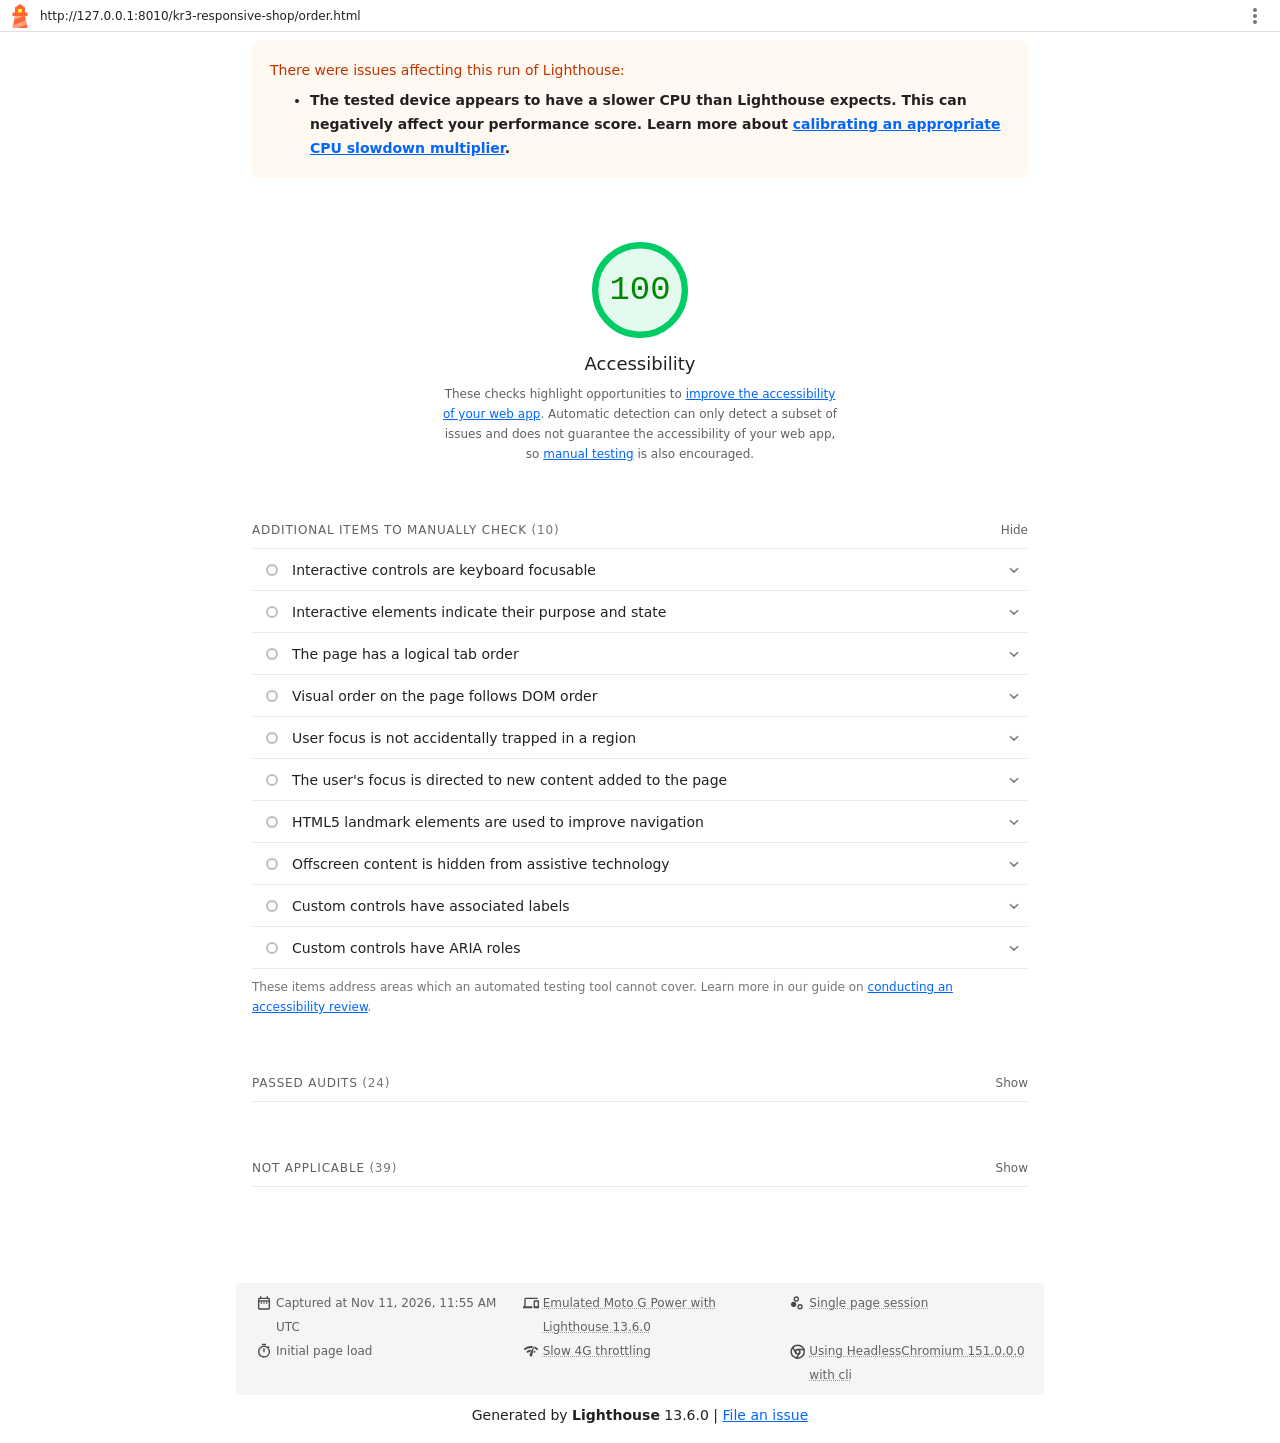
<file: lighthouse/order.report.html>
<!--
@license
Copyright 2018 Google LLC
SPDX-License-Identifier: Apache-2.0
-->
<!doctype html>
<html lang="en">
<head>
  <meta charset="utf-8">
  <meta name="viewport" content="width=device-width, initial-scale=1, minimum-scale=1">
  <link rel="icon" href='data:image/svg+xml;utf8,<svg fill="none" xmlns="http://www.w3.org/2000/svg" viewBox="0 0 48 48"><path d="m14 7 10-7 10 7v10h5v7h-5l5 24H9l5-24H9v-7h5V7Z" fill="%23F63"/><path d="M31.561 24H14l-1.689 8.105L31.561 24ZM18.983 48H9l1.022-4.907L35.723 32.27l1.663 7.98L18.983 48Z" fill="%23FFA385"/><path fill="%23FF3" d="M20.5 10h7v7h-7z"/></svg>'>
  <title>Lighthouse Report</title>
  <style>body {margin: 0}</style>
</head>
<body>
  <noscript>Lighthouse report requires JavaScript. Please enable.</noscript>

  <div id="lh-log"></div>

  <script>window.__LIGHTHOUSE_JSON__ = {"lighthouseVersion":"13.6.0","requestedUrl":"http://127.0.0.1:8010/kr3-responsive-shop/order.html","mainDocumentUrl":"http://127.0.0.1:8010/kr3-responsive-shop/order.html","finalDisplayedUrl":"http://127.0.0.1:8010/kr3-responsive-shop/order.html","finalUrl":"http://127.0.0.1:8010/kr3-responsive-shop/order.html","fetchTime":"2026-11-11T11:55:47.810Z","gatherMode":"navigation","runWarnings":["The tested device appears to have a slower CPU than  Lighthouse expects. This can negatively affect your performance score. Learn more about [calibrating an appropriate CPU slowdown multiplier](https://github.com/GoogleChrome/lighthouse/blob/main/docs/throttling.md#cpu-throttling)."],"userAgent":"Mozilla/5.0 (X11; Linux x86_64) AppleWebKit/537.36 (KHTML, like Gecko) HeadlessChrome/151.0.0.0 Safari/537.36","environment":{"networkUserAgent":"Mozilla/5.0 (Linux; Android 11; moto g power (2022)) AppleWebKit/537.36 (KHTML, like Gecko) Chrome/151.0.0.0 Mobile Safari/537.36","hostUserAgent":"Mozilla/5.0 (X11; Linux x86_64) AppleWebKit/537.36 (KHTML, like Gecko) HeadlessChrome/151.0.0.0 Safari/537.36","benchmarkIndex":737,"credits":{"axe-core":"4.14.0"}},"audits":{"accesskeys":{"id":"accesskeys","title":"`[accesskey]` values are unique","description":"Access keys let users quickly focus a part of the page. For proper navigation, each access key must be unique. [Learn more about access keys](https://dequeuniversity.com/rules/axe/4.14/accesskeys).","score":null,"scoreDisplayMode":"notApplicable"},"aria-allowed-attr":{"id":"aria-allowed-attr","title":"`[aria-*]` attributes match their roles","description":"Each ARIA `role` supports a specific subset of `aria-*` attributes. Mismatching these invalidates the `aria-*` attributes. [Learn how to match ARIA attributes to their roles](https://dequeuniversity.com/rules/axe/4.14/aria-allowed-attr).","score":1,"scoreDisplayMode":"binary","details":{"type":"table","headings":[{"key":"node","valueType":"node","subItemsHeading":{"key":"relatedNode","valueType":"node"},"label":"Failing Elements"}],"items":[]}},"aria-allowed-role":{"id":"aria-allowed-role","title":"Uses ARIA roles only on compatible elements","description":"Many HTML elements can only be assigned certain ARIA roles. Using ARIA roles where they are not allowed can interfere with the accessibility of the web page. [Learn more about ARIA roles](https://dequeuniversity.com/rules/axe/4.14/aria-allowed-role).","score":null,"scoreDisplayMode":"notApplicable"},"aria-command-name":{"id":"aria-command-name","title":"`button`, `link`, and `menuitem` elements have accessible names","description":"When an element doesn't have an accessible name, screen readers announce it with a generic name, making it unusable for users who rely on screen readers. [Learn how to make command elements more accessible](https://dequeuniversity.com/rules/axe/4.14/aria-command-name).","score":null,"scoreDisplayMode":"notApplicable"},"aria-conditional-attr":{"id":"aria-conditional-attr","title":"ARIA attributes are used as specified for the element's role","description":"Some ARIA attributes are only allowed on an element under certain conditions. [Learn more about conditional ARIA attributes](https://dequeuniversity.com/rules/axe/4.14/aria-conditional-attr).","score":1,"scoreDisplayMode":"binary","details":{"type":"table","headings":[{"key":"node","valueType":"node","subItemsHeading":{"key":"relatedNode","valueType":"node"},"label":"Failing Elements"}],"items":[]}},"aria-deprecated-role":{"id":"aria-deprecated-role","title":"Deprecated ARIA roles were not used","description":"Deprecated ARIA roles may not be processed correctly by assistive technology. [Learn more about deprecated ARIA roles](https://dequeuniversity.com/rules/axe/4.14/aria-deprecated-role).","score":null,"scoreDisplayMode":"notApplicable"},"aria-dialog-name":{"id":"aria-dialog-name","title":"Elements with `role=\"dialog\"` or `role=\"alertdialog\"` have accessible names.","description":"ARIA dialog elements without accessible names may prevent screen readers users from discerning the purpose of these elements. [Learn how to make ARIA dialog elements more accessible](https://dequeuniversity.com/rules/axe/4.14/aria-dialog-name).","score":null,"scoreDisplayMode":"notApplicable"},"aria-hidden-body":{"id":"aria-hidden-body","title":"`[aria-hidden=\"true\"]` is not present on the document `\u003cbody>`","description":"Assistive technologies, like screen readers, work inconsistently when `aria-hidden=\"true\"` is set on the document `\u003cbody>`. [Learn how `aria-hidden` affects the document body](https://dequeuniversity.com/rules/axe/4.14/aria-hidden-body).","score":1,"scoreDisplayMode":"binary","details":{"type":"table","headings":[{"key":"node","valueType":"node","subItemsHeading":{"key":"relatedNode","valueType":"node"},"label":"Failing Elements"}],"items":[]}},"aria-hidden-focus":{"id":"aria-hidden-focus","title":"`[aria-hidden=\"true\"]` elements do not contain focusable descendents","description":"Focusable descendents within an `[aria-hidden=\"true\"]` element prevent those interactive elements from being available to users of assistive technologies like screen readers. [Learn how `aria-hidden` affects focusable elements](https://dequeuniversity.com/rules/axe/4.14/aria-hidden-focus).","score":1,"scoreDisplayMode":"binary","details":{"type":"table","headings":[{"key":"node","valueType":"node","subItemsHeading":{"key":"relatedNode","valueType":"node"},"label":"Failing Elements"}],"items":[]}},"aria-input-field-name":{"id":"aria-input-field-name","title":"ARIA input fields have accessible names","description":"When an input field doesn't have an accessible name, screen readers announce it with a generic name, making it unusable for users who rely on screen readers. [Learn more about input field labels](https://dequeuniversity.com/rules/axe/4.14/aria-input-field-name).","score":null,"scoreDisplayMode":"notApplicable"},"aria-meter-name":{"id":"aria-meter-name","title":"ARIA `meter` elements have accessible names","description":"When a meter element doesn't have an accessible name, screen readers announce it with a generic name, making it unusable for users who rely on screen readers. [Learn how to name `meter` elements](https://dequeuniversity.com/rules/axe/4.14/aria-meter-name).","score":null,"scoreDisplayMode":"notApplicable"},"aria-progressbar-name":{"id":"aria-progressbar-name","title":"ARIA `progressbar` elements have accessible names","description":"When a `progressbar` element doesn't have an accessible name, screen readers announce it with a generic name, making it unusable for users who rely on screen readers. [Learn how to label `progressbar` elements](https://dequeuniversity.com/rules/axe/4.14/aria-progressbar-name).","score":null,"scoreDisplayMode":"notApplicable"},"aria-prohibited-attr":{"id":"aria-prohibited-attr","title":"Elements use only permitted ARIA attributes","description":"Using ARIA attributes in roles where they are prohibited can mean that important information is not communicated to users of assistive technologies. [Learn more about prohibited ARIA roles](https://dequeuniversity.com/rules/axe/4.14/aria-prohibited-attr).","score":1,"scoreDisplayMode":"binary","details":{"type":"table","headings":[{"key":"node","valueType":"node","subItemsHeading":{"key":"relatedNode","valueType":"node"},"label":"Failing Elements"}],"items":[]}},"aria-required-attr":{"id":"aria-required-attr","title":"`[role]`s have all required `[aria-*]` attributes","description":"Some ARIA roles have required attributes that describe the state of the element to screen readers. [Learn more about roles and required attributes](https://dequeuniversity.com/rules/axe/4.14/aria-required-attr).","score":null,"scoreDisplayMode":"notApplicable"},"aria-required-children":{"id":"aria-required-children","title":"Elements with an ARIA `[role]` that require children to contain a specific `[role]` have all required children.","description":"Some ARIA parent roles must contain specific child roles to perform their intended accessibility functions. [Learn more about roles and required children elements](https://dequeuniversity.com/rules/axe/4.14/aria-required-children).","score":null,"scoreDisplayMode":"notApplicable"},"aria-required-parent":{"id":"aria-required-parent","title":"`[role]`s are contained by their required parent element","description":"Some ARIA child roles must be contained by specific parent roles to properly perform their intended accessibility functions. [Learn more about ARIA roles and required parent element](https://dequeuniversity.com/rules/axe/4.14/aria-required-parent).","score":null,"scoreDisplayMode":"notApplicable"},"aria-roles":{"id":"aria-roles","title":"`[role]` values are valid","description":"ARIA roles must have valid values in order to perform their intended accessibility functions. [Learn more about valid ARIA roles](https://dequeuniversity.com/rules/axe/4.14/aria-roles).","score":null,"scoreDisplayMode":"notApplicable"},"aria-text":{"id":"aria-text","title":"Elements with the `role=text` attribute do not have focusable descendents.","description":"Adding `role=text` around a text node split by markup enables VoiceOver to treat it as one phrase, but the element's focusable descendents will not be announced. [Learn more about the `role=text` attribute](https://dequeuniversity.com/rules/axe/4.14/aria-text).","score":null,"scoreDisplayMode":"notApplicable"},"aria-toggle-field-name":{"id":"aria-toggle-field-name","title":"ARIA toggle fields have accessible names","description":"When a toggle field doesn't have an accessible name, screen readers announce it with a generic name, making it unusable for users who rely on screen readers. [Learn more about toggle fields](https://dequeuniversity.com/rules/axe/4.14/aria-toggle-field-name).","score":null,"scoreDisplayMode":"notApplicable"},"aria-tooltip-name":{"id":"aria-tooltip-name","title":"ARIA `tooltip` elements have accessible names","description":"When a tooltip element doesn't have an accessible name, screen readers announce it with a generic name, making it unusable for users who rely on screen readers. [Learn how to name `tooltip` elements](https://dequeuniversity.com/rules/axe/4.14/aria-tooltip-name).","score":null,"scoreDisplayMode":"notApplicable"},"aria-treeitem-name":{"id":"aria-treeitem-name","title":"ARIA `treeitem` elements have accessible names","description":"When a `treeitem` element doesn't have an accessible name, screen readers announce it with a generic name, making it unusable for users who rely on screen readers. [Learn more about labeling `treeitem` elements](https://dequeuniversity.com/rules/axe/4.14/aria-treeitem-name).","score":null,"scoreDisplayMode":"notApplicable"},"aria-valid-attr-value":{"id":"aria-valid-attr-value","title":"`[aria-*]` attributes have valid values","description":"Assistive technologies, like screen readers, can't interpret ARIA attributes with invalid values. [Learn more about valid values for ARIA attributes](https://dequeuniversity.com/rules/axe/4.14/aria-valid-attr-value).","score":1,"scoreDisplayMode":"binary","details":{"type":"table","headings":[{"key":"node","valueType":"node","subItemsHeading":{"key":"relatedNode","valueType":"node"},"label":"Failing Elements"}],"items":[]}},"aria-valid-attr":{"id":"aria-valid-attr","title":"`[aria-*]` attributes are valid and not misspelled","description":"Assistive technologies, like screen readers, can't interpret ARIA attributes with invalid names. [Learn more about valid ARIA attributes](https://dequeuniversity.com/rules/axe/4.14/aria-valid-attr).","score":1,"scoreDisplayMode":"binary","details":{"type":"table","headings":[{"key":"node","valueType":"node","subItemsHeading":{"key":"relatedNode","valueType":"node"},"label":"Failing Elements"}],"items":[]}},"button-name":{"id":"button-name","title":"Buttons have an accessible name","description":"When a button doesn't have an accessible name, screen readers announce it as \"button\", making it unusable for users who rely on screen readers. [Learn how to make buttons more accessible](https://dequeuniversity.com/rules/axe/4.14/button-name).","score":1,"scoreDisplayMode":"binary","details":{"type":"table","headings":[{"key":"node","valueType":"node","subItemsHeading":{"key":"relatedNode","valueType":"node"},"label":"Failing Elements"}],"items":[]}},"bypass":{"id":"bypass","title":"The page contains a heading, skip link, or landmark region","description":"Adding ways to bypass repetitive content lets keyboard users navigate the page more efficiently. [Learn more about bypass blocks](https://dequeuniversity.com/rules/axe/4.14/bypass).","score":null,"scoreDisplayMode":"notApplicable"},"color-contrast":{"id":"color-contrast","title":"Background and foreground colors have a sufficient contrast ratio","description":"Low-contrast text is difficult or impossible for many users to read. [Learn how to provide sufficient color contrast](https://dequeuniversity.com/rules/axe/4.14/color-contrast).","score":1,"scoreDisplayMode":"binary","details":{"type":"table","headings":[{"key":"node","valueType":"node","subItemsHeading":{"key":"relatedNode","valueType":"node"},"label":"Failing Elements"}],"items":[]}},"definition-list":{"id":"definition-list","title":"`\u003cdl>`'s contain only properly-ordered `\u003cdt>` and `\u003cdd>` groups, `\u003cscript>`, `\u003ctemplate>` or `\u003cdiv>` elements.","description":"When definition lists are not properly marked up, screen readers may produce confusing or inaccurate output. [Learn how to structure definition lists correctly](https://dequeuniversity.com/rules/axe/4.14/definition-list).","score":null,"scoreDisplayMode":"notApplicable"},"dlitem":{"id":"dlitem","title":"Definition list items are wrapped in `\u003cdl>` elements","description":"Definition list items (`\u003cdt>` and `\u003cdd>`) must be wrapped in a parent `\u003cdl>` element to ensure that screen readers can properly announce them. [Learn how to structure definition lists correctly](https://dequeuniversity.com/rules/axe/4.14/dlitem).","score":null,"scoreDisplayMode":"notApplicable"},"document-title":{"id":"document-title","title":"Document has a `\u003ctitle>` element","description":"The title gives screen reader users an overview of the page, and search engine users rely on it heavily to determine if a page is relevant to their search. [Learn more about document titles](https://dequeuniversity.com/rules/axe/4.14/document-title).","score":1,"scoreDisplayMode":"binary","details":{"type":"table","headings":[{"key":"node","valueType":"node","subItemsHeading":{"key":"relatedNode","valueType":"node"},"label":"Failing Elements"}],"items":[]}},"duplicate-id-aria":{"id":"duplicate-id-aria","title":"ARIA IDs are unique","description":"The value of an ARIA ID must be unique to prevent other instances from being overlooked by assistive technologies. [Learn how to fix duplicate ARIA IDs](https://dequeuniversity.com/rules/axe/4.14/duplicate-id-aria).","score":null,"scoreDisplayMode":"notApplicable"},"empty-heading":{"id":"empty-heading","title":"All heading elements contain content.","description":"A heading with no content or inaccessible text prevent screen reader users from accessing information on the page's structure. [Learn more about headings](https://dequeuniversity.com/rules/axe/4.14/empty-heading).","score":null,"scoreDisplayMode":"notApplicable"},"form-field-multiple-labels":{"id":"form-field-multiple-labels","title":"No form fields have multiple labels","description":"Form fields with multiple labels can be confusingly announced by assistive technologies like screen readers which use either the first, the last, or all of the labels. [Learn how to use form labels](https://dequeuniversity.com/rules/axe/4.14/form-field-multiple-labels).","score":null,"scoreDisplayMode":"notApplicable"},"frame-title":{"id":"frame-title","title":"`\u003cframe>` or `\u003ciframe>` elements have a title","description":"Screen reader users rely on frame titles to describe the contents of frames. [Learn more about frame titles](https://dequeuniversity.com/rules/axe/4.14/frame-title).","score":null,"scoreDisplayMode":"notApplicable"},"heading-order":{"id":"heading-order","title":"Heading elements appear in a sequentially-descending order","description":"Properly ordered headings that do not skip levels convey the semantic structure of the page, making it easier to navigate and understand when using assistive technologies. [Learn more about heading order](https://dequeuniversity.com/rules/axe/4.14/heading-order).","score":1,"scoreDisplayMode":"binary","details":{"type":"table","headings":[{"key":"node","valueType":"node","subItemsHeading":{"key":"relatedNode","valueType":"node"},"label":"Failing Elements"}],"items":[]}},"html-has-lang":{"id":"html-has-lang","title":"`\u003chtml>` element has a `[lang]` attribute","description":"If a page doesn't specify a `lang` attribute, a screen reader assumes that the page is in the default language that the user chose when setting up the screen reader. If the page isn't actually in the default language, then the screen reader might not announce the page's text correctly. [Learn more about the `lang` attribute](https://dequeuniversity.com/rules/axe/4.14/html-has-lang).","score":1,"scoreDisplayMode":"binary","details":{"type":"table","headings":[{"key":"node","valueType":"node","subItemsHeading":{"key":"relatedNode","valueType":"node"},"label":"Failing Elements"}],"items":[]}},"html-lang-valid":{"id":"html-lang-valid","title":"`\u003chtml>` element has a valid value for its `[lang]` attribute","description":"Specifying a valid [BCP 47 language](https://www.w3.org/International/questions/qa-choosing-language-tags#question) helps screen readers announce text properly. [Learn how to use the `lang` attribute](https://dequeuniversity.com/rules/axe/4.14/html-lang-valid).","score":1,"scoreDisplayMode":"binary","details":{"type":"table","headings":[{"key":"node","valueType":"node","subItemsHeading":{"key":"relatedNode","valueType":"node"},"label":"Failing Elements"}],"items":[]}},"html-xml-lang-mismatch":{"id":"html-xml-lang-mismatch","title":"`\u003chtml>` element has an `[xml:lang]` attribute with the same base language as the `[lang]` attribute.","description":"If the webpage does not specify a consistent language, then the screen reader might not announce the page's text correctly. [Learn more about the `lang` attribute](https://dequeuniversity.com/rules/axe/4.14/html-xml-lang-mismatch).","score":null,"scoreDisplayMode":"notApplicable"},"identical-links-same-purpose":{"id":"identical-links-same-purpose","title":"Identical links have the same purpose.","description":"Links with the same destination should have the same description, to help users understand the link's purpose and decide whether to follow it. [Learn more about identical links](https://dequeuniversity.com/rules/axe/4.14/identical-links-same-purpose).","score":null,"scoreDisplayMode":"notApplicable"},"image-alt":{"id":"image-alt","title":"Image elements have `[alt]` attributes","description":"Informative elements should aim for short, descriptive alternate text. Decorative elements can be ignored with an empty alt attribute. [Learn more about the `alt` attribute](https://dequeuniversity.com/rules/axe/4.14/image-alt).","score":null,"scoreDisplayMode":"notApplicable"},"image-redundant-alt":{"id":"image-redundant-alt","title":"Image elements do not have `[alt]` attributes that are redundant text.","description":"Informative elements should aim for short, descriptive alternative text. Alternative text that is exactly the same as the text adjacent to the link or image is potentially confusing for screen reader users, because the text will be read twice. [Learn more about the `alt` attribute](https://dequeuniversity.com/rules/axe/4.14/image-redundant-alt).","score":null,"scoreDisplayMode":"notApplicable"},"input-button-name":{"id":"input-button-name","title":"Input buttons have discernible text.","description":"Adding discernable and accessible text to input buttons may help screen reader users understand the purpose of the input button. [Learn more about input buttons](https://dequeuniversity.com/rules/axe/4.14/input-button-name).","score":null,"scoreDisplayMode":"notApplicable"},"input-image-alt":{"id":"input-image-alt","title":"`\u003cinput type=\"image\">` elements have `[alt]` text","description":"When an image is being used as an `\u003cinput>` button, providing alternative text can help screen reader users understand the purpose of the button. [Learn about input image alt text](https://dequeuniversity.com/rules/axe/4.14/input-image-alt).","score":null,"scoreDisplayMode":"notApplicable"},"label-content-name-mismatch":{"id":"label-content-name-mismatch","title":"Elements with visible text labels have matching accessible names.","description":"Visible text labels that do not match the accessible name can result in a confusing experience for screen reader users. [Learn more about accessible names](https://dequeuniversity.com/rules/axe/4.14/label-content-name-mismatch).","score":1,"scoreDisplayMode":"binary","details":{"type":"table","headings":[{"key":"node","valueType":"node","subItemsHeading":{"key":"relatedNode","valueType":"node"},"label":"Failing Elements"}],"items":[]}},"label":{"id":"label","title":"Form elements have associated labels","description":"Labels ensure that form controls are announced properly by assistive technologies, like screen readers. [Learn more about form element labels](https://dequeuniversity.com/rules/axe/4.14/label).","score":1,"scoreDisplayMode":"binary","details":{"type":"table","headings":[{"key":"node","valueType":"node","subItemsHeading":{"key":"relatedNode","valueType":"node"},"label":"Failing Elements"}],"items":[]}},"landmark-one-main":{"id":"landmark-one-main","title":"Document has a main landmark.","description":"One main landmark helps screen reader users navigate a web page. [Learn more about landmarks](https://dequeuniversity.com/rules/axe/4.14/landmark-one-main).","score":1,"scoreDisplayMode":"binary","details":{"type":"table","headings":[{"key":"node","valueType":"node","subItemsHeading":{"key":"relatedNode","valueType":"node"},"label":"Failing Elements"}],"items":[]}},"link-name":{"id":"link-name","title":"Links have a discernible name","description":"Link text (and alternate text for images, when used as links) that is discernible, unique, and focusable improves the navigation experience for screen reader users. [Learn how to make links accessible](https://dequeuniversity.com/rules/axe/4.14/link-name).","score":1,"scoreDisplayMode":"binary","details":{"type":"table","headings":[{"key":"node","valueType":"node","subItemsHeading":{"key":"relatedNode","valueType":"node"},"label":"Failing Elements"}],"items":[]}},"link-in-text-block":{"id":"link-in-text-block","title":"Links are distinguishable without relying on color.","description":"Low-contrast text is difficult or impossible for many users to read. Link text that is discernible improves the experience for users with low vision. [Learn how to make links distinguishable](https://dequeuniversity.com/rules/axe/4.14/link-in-text-block).","score":null,"scoreDisplayMode":"notApplicable"},"list":{"id":"list","title":"Lists contain only `\u003cli>` elements and script supporting elements (`\u003cscript>` and `\u003ctemplate>`).","description":"Screen readers have a specific way of announcing lists. Ensuring proper list structure aids screen reader output. [Learn more about proper list structure](https://dequeuniversity.com/rules/axe/4.14/list).","score":1,"scoreDisplayMode":"binary","details":{"type":"table","headings":[{"key":"node","valueType":"node","subItemsHeading":{"key":"relatedNode","valueType":"node"},"label":"Failing Elements"}],"items":[]}},"listitem":{"id":"listitem","title":"List items (`\u003cli>`) are contained within `\u003cul>`, `\u003col>` or `\u003cmenu>` parent elements","description":"Screen readers require list items (`\u003cli>`) to be contained within a parent `\u003cul>`, `\u003col>` or `\u003cmenu>` to be announced properly. [Learn more about proper list structure](https://dequeuniversity.com/rules/axe/4.14/listitem).","score":1,"scoreDisplayMode":"binary","details":{"type":"table","headings":[{"key":"node","valueType":"node","subItemsHeading":{"key":"relatedNode","valueType":"node"},"label":"Failing Elements"}],"items":[]}},"meta-refresh":{"id":"meta-refresh","title":"The document does not use `\u003cmeta http-equiv=\"refresh\">`","description":"Users do not expect a page to refresh automatically, and doing so will move focus back to the top of the page. This may create a frustrating or confusing experience. [Learn more about the refresh meta tag](https://dequeuniversity.com/rules/axe/4.14/meta-refresh).","score":null,"scoreDisplayMode":"notApplicable"},"meta-viewport":{"id":"meta-viewport","title":"`[user-scalable=\"no\"]` is not used in the `\u003cmeta name=\"viewport\">` element and the `[maximum-scale]` attribute is not less than 5.","description":"Disabling zooming is problematic for users with low vision who rely on screen magnification to properly see the contents of a web page. [Learn more about the viewport meta tag](https://dequeuniversity.com/rules/axe/4.14/meta-viewport).","score":1,"scoreDisplayMode":"binary","details":{"type":"table","headings":[{"key":"node","valueType":"node","subItemsHeading":{"key":"relatedNode","valueType":"node"},"label":"Failing Elements"}],"items":[]}},"object-alt":{"id":"object-alt","title":"`\u003cobject>` elements have alternate text","description":"Screen readers cannot translate non-text content. Adding alternate text to `\u003cobject>` elements helps screen readers convey meaning to users. [Learn more about alt text for `object` elements](https://dequeuniversity.com/rules/axe/4.14/object-alt).","score":null,"scoreDisplayMode":"notApplicable"},"select-name":{"id":"select-name","title":"Select elements have associated label elements.","description":"Form elements without effective labels can create frustrating experiences for screen reader users. [Learn more about the `select` element](https://dequeuniversity.com/rules/axe/4.14/select-name).","score":1,"scoreDisplayMode":"binary","details":{"type":"table","headings":[{"key":"node","valueType":"node","subItemsHeading":{"key":"relatedNode","valueType":"node"},"label":"Failing Elements"}],"items":[]}},"skip-link":{"id":"skip-link","title":"Skip links are focusable.","description":"Including a skip link can help users skip to the main content to save time. [Learn more about skip links](https://dequeuniversity.com/rules/axe/4.14/skip-link).","score":1,"scoreDisplayMode":"binary","details":{"type":"table","headings":[{"key":"node","valueType":"node","subItemsHeading":{"key":"relatedNode","valueType":"node"},"label":"Failing Elements"}],"items":[]}},"tabindex":{"id":"tabindex","title":"No element has a `[tabindex]` value greater than 0","description":"A value greater than 0 implies an explicit navigation ordering. Although technically valid, this often creates frustrating experiences for users who rely on assistive technologies. [Learn more about the `tabindex` attribute](https://dequeuniversity.com/rules/axe/4.14/tabindex).","score":1,"scoreDisplayMode":"binary","details":{"type":"table","headings":[{"key":"node","valueType":"node","subItemsHeading":{"key":"relatedNode","valueType":"node"},"label":"Failing Elements"}],"items":[]}},"table-duplicate-name":{"id":"table-duplicate-name","title":"Tables have different content in the summary attribute and `\u003ccaption>`.","description":"The summary attribute should describe the table structure, while `\u003ccaption>` should have the onscreen title. Accurate table mark-up helps users of screen readers. [Learn more about summary and caption](https://dequeuniversity.com/rules/axe/4.14/table-duplicate-name).","score":null,"scoreDisplayMode":"notApplicable"},"table-fake-caption":{"id":"table-fake-caption","title":"Tables use `\u003ccaption>` instead of cells with the `[colspan]` attribute to indicate a caption.","description":"Screen readers have features to make navigating tables easier. Ensuring that tables use the actual caption element instead of cells with the `[colspan]` attribute may improve the experience for screen reader users. [Learn more about captions](https://dequeuniversity.com/rules/axe/4.14/table-fake-caption).","score":null,"scoreDisplayMode":"notApplicable"},"target-size":{"id":"target-size","title":"Touch targets have sufficient size and spacing.","description":"Touch targets with sufficient size and spacing help users who may have difficulty targeting small controls to activate the targets. [Learn more about touch targets](https://dequeuniversity.com/rules/axe/4.14/target-size).","score":1,"scoreDisplayMode":"binary","details":{"type":"table","headings":[{"key":"node","valueType":"node","subItemsHeading":{"key":"relatedNode","valueType":"node"},"label":"Failing Elements"}],"items":[]}},"td-has-header":{"id":"td-has-header","title":"`\u003ctd>` elements in a large `\u003ctable>` have one or more table headers.","description":"Screen readers have features to make navigating tables easier. Ensuring that `\u003ctd>` elements in a large table (3 or more cells in width and height) have an associated table header may improve the experience for screen reader users. [Learn more about table headers](https://dequeuniversity.com/rules/axe/4.14/td-has-header).","score":null,"scoreDisplayMode":"notApplicable"},"td-headers-attr":{"id":"td-headers-attr","title":"Cells in a `\u003ctable>` element that use the `[headers]` attribute refer to table cells within the same table.","description":"Screen readers have features to make navigating tables easier. Ensuring `\u003ctd>` cells using the `[headers]` attribute only refer to other cells in the same table may improve the experience for screen reader users. [Learn more about the `headers` attribute](https://dequeuniversity.com/rules/axe/4.14/td-headers-attr).","score":null,"scoreDisplayMode":"notApplicable"},"th-has-data-cells":{"id":"th-has-data-cells","title":"`\u003cth>` elements and elements with `[role=\"columnheader\"/\"rowheader\"]` have data cells they describe.","description":"Screen readers have features to make navigating tables easier. Ensuring table headers always refer to some set of cells may improve the experience for screen reader users. [Learn more about table headers](https://dequeuniversity.com/rules/axe/4.14/th-has-data-cells).","score":null,"scoreDisplayMode":"notApplicable"},"valid-lang":{"id":"valid-lang","title":"`[lang]` attributes have a valid value","description":"Specifying a valid [BCP 47 language](https://www.w3.org/International/questions/qa-choosing-language-tags#question) on elements helps ensure that text is pronounced correctly by a screen reader. [Learn how to use the `lang` attribute](https://dequeuniversity.com/rules/axe/4.14/valid-lang).","score":null,"scoreDisplayMode":"notApplicable"},"video-caption":{"id":"video-caption","title":"`\u003cvideo>` elements contain a `\u003ctrack>` element with `[kind=\"captions\"]`","description":"When a video provides a caption it is easier for deaf and hearing impaired users to access its information. [Learn more about video captions](https://dequeuniversity.com/rules/axe/4.14/video-caption).","score":null,"scoreDisplayMode":"notApplicable"},"custom-controls-labels":{"id":"custom-controls-labels","title":"Custom controls have associated labels","description":"Custom interactive controls have associated labels, provided by aria-label or aria-labelledby. [Learn more about custom controls and labels](https://developer.chrome.com/docs/lighthouse/accessibility/custom-controls-labels/).","score":null,"scoreDisplayMode":"manual"},"custom-controls-roles":{"id":"custom-controls-roles","title":"Custom controls have ARIA roles","description":"Custom interactive controls have appropriate ARIA roles. [Learn how to add roles to custom controls](https://developer.chrome.com/docs/lighthouse/accessibility/custom-control-roles/).","score":null,"scoreDisplayMode":"manual"},"focus-traps":{"id":"focus-traps","title":"User focus is not accidentally trapped in a region","description":"A user can tab into and out of any control or region without accidentally trapping their focus. [Learn how to avoid focus traps](https://developer.chrome.com/docs/lighthouse/accessibility/focus-traps/).","score":null,"scoreDisplayMode":"manual"},"focusable-controls":{"id":"focusable-controls","title":"Interactive controls are keyboard focusable","description":"Custom interactive controls are keyboard focusable and display a focus indicator. [Learn how to make custom controls focusable](https://developer.chrome.com/docs/lighthouse/accessibility/focusable-controls/).","score":null,"scoreDisplayMode":"manual"},"interactive-element-affordance":{"id":"interactive-element-affordance","title":"Interactive elements indicate their purpose and state","description":"Interactive elements, such as links and buttons, should indicate their state and be distinguishable from non-interactive elements. [Learn how to decorate interactive elements with affordance hints](https://developer.chrome.com/docs/lighthouse/accessibility/interactive-element-affordance/).","score":null,"scoreDisplayMode":"manual"},"logical-tab-order":{"id":"logical-tab-order","title":"The page has a logical tab order","description":"Tabbing through the page follows the visual layout. Users cannot focus elements that are offscreen. [Learn more about logical tab ordering](https://developer.chrome.com/docs/lighthouse/accessibility/logical-tab-order/).","score":null,"scoreDisplayMode":"manual"},"managed-focus":{"id":"managed-focus","title":"The user's focus is directed to new content added to the page","description":"If new content, such as a dialog, is added to the page, the user's focus is directed to it. [Learn how to direct focus to new content](https://developer.chrome.com/docs/lighthouse/accessibility/managed-focus/).","score":null,"scoreDisplayMode":"manual"},"offscreen-content-hidden":{"id":"offscreen-content-hidden","title":"Offscreen content is hidden from assistive technology","description":"Offscreen content is hidden with display: none or aria-hidden=true. [Learn how to properly hide offscreen content](https://developer.chrome.com/docs/lighthouse/accessibility/offscreen-content-hidden/).","score":null,"scoreDisplayMode":"manual"},"use-landmarks":{"id":"use-landmarks","title":"HTML5 landmark elements are used to improve navigation","description":"Landmark elements (`\u003cmain>`, `\u003cnav>`, etc.) are used to improve the keyboard navigation of the page for assistive technology. [Learn more about landmark elements](https://developer.chrome.com/docs/lighthouse/accessibility/use-landmarks/).","score":null,"scoreDisplayMode":"manual"},"visual-order-follows-dom":{"id":"visual-order-follows-dom","title":"Visual order on the page follows DOM order","description":"DOM order matches the visual order, improving navigation for assistive technology. [Learn more about DOM and visual ordering](https://developer.chrome.com/docs/lighthouse/accessibility/visual-order-follows-dom/).","score":null,"scoreDisplayMode":"manual"},"autocomplete-valid":{"id":"autocomplete-valid","title":"`autocomplete` attributes are used correctly","description":"The `autocomplete` attribute values must be valid and correctly applied for screen readers to function correctly. [Learn more about valid autocomplete values](https://dequeuniversity.com/rules/axe/4.14/autocomplete-valid).","score":1,"scoreDisplayMode":"binary","details":{"type":"table","headings":[{"key":"node","valueType":"node","subItemsHeading":{"key":"relatedNode","valueType":"node"},"label":"Failing Elements"}],"items":[]}},"presentation-role-conflict":{"id":"presentation-role-conflict","title":"Elements with `role=\"none\"` or `role=\"presentation\"` do not have conflicts","description":"There are certain cases where the semantic role of an element with `role=\"none\"` or `role=\"presentation\"` does not resolve to none or presentation. To ensure the element remains removed from the accessibility tree, you should not add any global ARIA attributes to the element or make it focusable. [Learn more about presentation role conflict](https://dequeuniversity.com/rules/axe/4.14/presentation-role-conflict).","score":null,"scoreDisplayMode":"notApplicable"},"svg-img-alt":{"id":"svg-img-alt","title":"SVG elements with an `img` role have an accessible text alternative","description":"Ensures SVG elements with an `img`, `graphics-document` or `graphics-symbol` role have an accessible text alternative. [Learn more about SVG alt text](https://dequeuniversity.com/rules/axe/4.14/svg-img-alt).","score":null,"scoreDisplayMode":"notApplicable"}},"configSettings":{"output":["html","json"],"maxWaitForFcp":30000,"maxWaitForLoad":45000,"pauseAfterFcpMs":1000,"pauseAfterLoadMs":1000,"networkQuietThresholdMs":1000,"cpuQuietThresholdMs":1000,"formFactor":"mobile","throttling":{"rttMs":150,"throughputKbps":1638.4,"requestLatencyMs":562.5,"downloadThroughputKbps":1474.5600000000002,"uploadThroughputKbps":675,"cpuSlowdownMultiplier":4},"throttlingMethod":"simulate","screenEmulation":{"mobile":true,"width":412,"height":823,"deviceScaleFactor":1.75,"disabled":false},"emulatedUserAgent":"Mozilla/5.0 (Linux; Android 11; moto g power (2022)) AppleWebKit/537.36 (KHTML, like Gecko) Chrome/136.0.0.0 Mobile Safari/537.36","auditMode":false,"gatherMode":false,"clearStorageTypes":["file_systems","shader_cache","service_workers","cache_storage"],"disableStorageReset":false,"debugNavigation":false,"channel":"cli","usePassiveGathering":false,"disableFullPageScreenshot":false,"skipAboutBlank":false,"blankPage":"about:blank","ignoreStatusCode":false,"locale":"en-US","blockedUrlPatterns":null,"additionalTraceCategories":null,"extraHeaders":null,"precomputedLanternData":null,"onlyAudits":null,"onlyCategories":["accessibility"],"skipAudits":null},"categories":{"accessibility":{"title":"Accessibility","description":"These checks highlight opportunities to [improve the accessibility of your web app](https://developer.chrome.com/docs/lighthouse/accessibility/). Automatic detection can only detect a subset of issues and does not guarantee the accessibility of your web app, so [manual testing](https://web.dev/articles/how-to-review) is also encouraged.","manualDescription":"These items address areas which an automated testing tool cannot cover. Learn more in our guide on [conducting an accessibility review](https://web.dev/articles/how-to-review).","supportedModes":["navigation","snapshot"],"auditRefs":[{"id":"accesskeys","weight":0,"group":"a11y-navigation"},{"id":"aria-allowed-attr","weight":10,"group":"a11y-aria"},{"id":"aria-command-name","weight":0,"group":"a11y-aria"},{"id":"aria-conditional-attr","weight":7,"group":"a11y-aria"},{"id":"aria-deprecated-role","weight":0,"group":"a11y-aria"},{"id":"aria-dialog-name","weight":0,"group":"a11y-aria"},{"id":"aria-hidden-body","weight":10,"group":"a11y-aria"},{"id":"aria-hidden-focus","weight":7,"group":"a11y-aria"},{"id":"aria-input-field-name","weight":0,"group":"a11y-aria"},{"id":"aria-meter-name","weight":0,"group":"a11y-aria"},{"id":"aria-progressbar-name","weight":0,"group":"a11y-aria"},{"id":"aria-prohibited-attr","weight":7,"group":"a11y-aria"},{"id":"aria-required-attr","weight":0,"group":"a11y-aria"},{"id":"aria-required-children","weight":0,"group":"a11y-aria"},{"id":"aria-required-parent","weight":0,"group":"a11y-aria"},{"id":"aria-roles","weight":0,"group":"a11y-aria"},{"id":"aria-text","weight":0,"group":"a11y-aria"},{"id":"aria-toggle-field-name","weight":0,"group":"a11y-aria"},{"id":"aria-tooltip-name","weight":0,"group":"a11y-aria"},{"id":"aria-treeitem-name","weight":0,"group":"a11y-aria"},{"id":"aria-valid-attr-value","weight":10,"group":"a11y-aria"},{"id":"aria-valid-attr","weight":10,"group":"a11y-aria"},{"id":"button-name","weight":10,"group":"a11y-names-labels"},{"id":"bypass","weight":0,"group":"a11y-navigation"},{"id":"color-contrast","weight":7,"group":"a11y-color-contrast"},{"id":"definition-list","weight":0,"group":"a11y-tables-lists"},{"id":"dlitem","weight":0,"group":"a11y-tables-lists"},{"id":"document-title","weight":7,"group":"a11y-names-labels"},{"id":"duplicate-id-aria","weight":0,"group":"a11y-aria"},{"id":"form-field-multiple-labels","weight":0,"group":"a11y-names-labels"},{"id":"frame-title","weight":0,"group":"a11y-names-labels"},{"id":"heading-order","weight":3,"group":"a11y-navigation"},{"id":"html-has-lang","weight":7,"group":"a11y-language"},{"id":"html-lang-valid","weight":7,"group":"a11y-language"},{"id":"html-xml-lang-mismatch","weight":0,"group":"a11y-language"},{"id":"image-alt","weight":0,"group":"a11y-names-labels"},{"id":"input-button-name","weight":0,"group":"a11y-names-labels"},{"id":"input-image-alt","weight":0,"group":"a11y-names-labels"},{"id":"label","weight":10,"group":"a11y-names-labels"},{"id":"link-in-text-block","weight":0,"group":"a11y-color-contrast"},{"id":"link-name","weight":7,"group":"a11y-names-labels"},{"id":"list","weight":7,"group":"a11y-tables-lists"},{"id":"listitem","weight":7,"group":"a11y-tables-lists"},{"id":"meta-refresh","weight":0,"group":"a11y-best-practices"},{"id":"meta-viewport","weight":10,"group":"a11y-best-practices"},{"id":"object-alt","weight":0,"group":"a11y-names-labels"},{"id":"select-name","weight":10,"group":"a11y-names-labels"},{"id":"skip-link","weight":3,"group":"a11y-names-labels"},{"id":"tabindex","weight":7,"group":"a11y-navigation"},{"id":"target-size","weight":7,"group":"a11y-best-practices"},{"id":"td-headers-attr","weight":0,"group":"a11y-tables-lists"},{"id":"th-has-data-cells","weight":0,"group":"a11y-tables-lists"},{"id":"valid-lang","weight":0,"group":"a11y-language"},{"id":"video-caption","weight":0,"group":"a11y-audio-video"},{"id":"landmark-one-main","weight":3,"group":"a11y-best-practices"},{"id":"autocomplete-valid","weight":1,"group":"a11y-best-practices"},{"id":"presentation-role-conflict","weight":0,"group":"a11y-best-practices"},{"id":"svg-img-alt","weight":0,"group":"a11y-best-practices"},{"id":"focusable-controls","weight":0},{"id":"interactive-element-affordance","weight":0},{"id":"logical-tab-order","weight":0},{"id":"visual-order-follows-dom","weight":0},{"id":"focus-traps","weight":0},{"id":"managed-focus","weight":0},{"id":"use-landmarks","weight":0},{"id":"offscreen-content-hidden","weight":0},{"id":"custom-controls-labels","weight":0},{"id":"custom-controls-roles","weight":0},{"id":"table-duplicate-name","weight":0,"group":"a11y-best-practices"},{"id":"empty-heading","weight":0,"group":"a11y-best-practices"},{"id":"aria-allowed-role","weight":0,"group":"a11y-best-practices"},{"id":"image-redundant-alt","weight":0,"group":"a11y-names-labels"},{"id":"identical-links-same-purpose","weight":0,"group":"a11y-best-practices"},{"id":"label-content-name-mismatch","weight":0,"group":"hidden"},{"id":"table-fake-caption","weight":0,"group":"hidden"},{"id":"td-has-header","weight":0,"group":"hidden"}],"id":"accessibility","score":1}},"categoryGroups":{"metrics":{"title":"Metrics"},"insights":{"title":"Insights","description":"These insights are also available in the Chrome DevTools Performance Panel - [record a trace](https://developer.chrome.com/docs/devtools/performance/reference) to view more detailed information."},"diagnostics":{"title":"Diagnostics","description":"More information about the performance of your application. These numbers don't [directly affect](https://developer.chrome.com/docs/lighthouse/performance/performance-scoring/) the Performance score."},"a11y-best-practices":{"title":"Best practices","description":"These items highlight common accessibility best practices."},"a11y-color-contrast":{"title":"Contrast","description":"These are opportunities to improve the legibility of your content."},"a11y-names-labels":{"title":"Names and labels","description":"These are opportunities to improve the semantics of the controls in your application. This may enhance the experience for users of assistive technology, like a screen reader."},"a11y-navigation":{"title":"Navigation","description":"These are opportunities to improve keyboard navigation in your application."},"a11y-aria":{"title":"ARIA","description":"These are opportunities to improve the usage of ARIA in your application which may enhance the experience for users of assistive technology, like a screen reader."},"a11y-language":{"title":"Internationalization and localization","description":"These are opportunities to improve the interpretation of your content by users in different locales."},"a11y-audio-video":{"title":"Audio and video","description":"These are opportunities to provide alternative content for audio and video. This may improve the experience for users with hearing or vision impairments."},"a11y-tables-lists":{"title":"Tables and lists","description":"These are opportunities to improve the experience of reading tabular or list data using assistive technology, like a screen reader."},"seo-mobile":{"title":"Mobile Friendly","description":"Make sure your pages are mobile friendly so users don’t have to pinch or zoom in order to read the content pages. [Learn how to make pages mobile-friendly](https://developers.google.com/search/mobile-sites/)."},"seo-content":{"title":"Content Best Practices","description":"Format your HTML in a way that enables crawlers to better understand your app’s content."},"seo-crawl":{"title":"Crawling and Indexing","description":"To appear in search results, crawlers need access to your app."},"best-practices-trust-safety":{"title":"Trust and Safety"},"best-practices-ux":{"title":"User Experience"},"best-practices-browser-compat":{"title":"Browser Compatibility"},"best-practices-general":{"title":"General"},"webmcp":{"title":"WebMCP","description":"Audits validating WebMCP integration."},"agent-accessibility":{"title":"Agent Accessibility","description":"These audits highlight best practices for improving the accessibility of the website for AI agents."},"agent-discoverability":{"title":"Agent Discoverability","description":"These audits validate that websites expose discoverable resources, documentation, and catalogs for AI agents."},"hidden":{"title":""}},"stackPacks":[],"entities":[{"name":"127.0.0.1","origins":["http://127.0.0.1:8010"],"isFirstParty":true,"isUnrecognized":true}],"fullPageScreenshot":{"screenshot":{"data":"[data-uri]","width":412,"height":2261},"nodes":{"1-0-SPAN":{"id":"","top":22,"bottom":46,"left":315,"right":329,"width":14,"height":24},"1-1-A":{"id":"","top":2197,"bottom":2241,"left":348,"right":392,"width":44,"height":44}}},"timing":{"entries":[{"startTime":3381.81,"name":"lh:config","duration":1876.78,"entryType":"measure"},{"startTime":3386.48,"name":"lh:config:resolveArtifactsToDefns","duration":389.61,"entryType":"measure"},{"startTime":5258.78,"name":"lh:runner:gather","duration":6530.47,"entryType":"measure"},{"startTime":5584.84,"name":"lh:driver:connect","duration":76.86,"entryType":"measure"},{"startTime":5662.39,"name":"lh:driver:navigate","duration":59.79,"entryType":"measure"},{"startTime":5723.64,"name":"lh:gather:getBenchmarkIndex","duration":1062.33,"entryType":"measure"},{"startTime":6786.2,"name":"lh:gather:getVersion","duration":1.03,"entryType":"measure"},{"startTime":6787.71,"name":"lh:gather:getDevicePixelRatio","duration":5.61,"entryType":"measure"},{"startTime":6793.89,"name":"lh:prepare:navigationMode","duration":116.44,"entryType":"measure"},{"startTime":6795.08,"name":"lh:gather:getVersion","duration":0.5,"entryType":"measure"},{"startTime":6866.18,"name":"lh:storage:clearDataForOrigin","duration":11.05,"entryType":"measure"},{"startTime":6877.42,"name":"lh:storage:clearBrowserCaches","duration":27.13,"entryType":"measure"},{"startTime":6905.63,"name":"lh:gather:prepareThrottlingAndNetwork","duration":4.67,"entryType":"measure"},{"startTime":6919.71,"name":"lh:driver:navigate","duration":2913.16,"entryType":"measure"},{"startTime":9837.29,"name":"lh:computed:NetworkRecords","duration":0.78,"entryType":"measure"},{"startTime":9838.41,"name":"lh:gather:getArtifact:DevtoolsLog","duration":0.02,"entryType":"measure"},{"startTime":9838.45,"name":"lh:gather:getArtifact:Accessibility","duration":582.24,"entryType":"measure"},{"startTime":10421.05,"name":"lh:gather:getArtifact:NetworkUserAgent","duration":0.08,"entryType":"measure"},{"startTime":10421.14,"name":"lh:gather:getArtifact:Stacks","duration":59.08,"entryType":"measure"},{"startTime":10421.2,"name":"lh:gather:collectStacks","duration":58.99,"entryType":"measure"},{"startTime":10480.23,"name":"lh:gather:getArtifact:FullPageScreenshot","duration":1233.71,"entryType":"measure"},{"startTime":11705.48,"name":"lh:gather:getVersion","duration":2.16,"entryType":"measure"},{"startTime":11789.57,"name":"lh:runner:audit","duration":395.99,"entryType":"measure"},{"startTime":11789.65,"name":"lh:runner:auditing","duration":395.4,"entryType":"measure"},{"startTime":11794.75,"name":"lh:audit:accesskeys","duration":4.06,"entryType":"measure"},{"startTime":11799.01,"name":"lh:audit:aria-allowed-attr","duration":3.51,"entryType":"measure"},{"startTime":11802.72,"name":"lh:audit:aria-allowed-role","duration":3.16,"entryType":"measure"},{"startTime":11806.1,"name":"lh:audit:aria-command-name","duration":2.19,"entryType":"measure"},{"startTime":11808.75,"name":"lh:audit:aria-conditional-attr","duration":2.15,"entryType":"measure"},{"startTime":11811.06,"name":"lh:audit:aria-deprecated-role","duration":0.64,"entryType":"measure"},{"startTime":11811.87,"name":"lh:audit:aria-dialog-name","duration":3.53,"entryType":"measure"},{"startTime":11815.56,"name":"lh:audit:aria-hidden-body","duration":2.27,"entryType":"measure"},{"startTime":11817.99,"name":"lh:audit:aria-hidden-focus","duration":2.25,"entryType":"measure"},{"startTime":11820.46,"name":"lh:audit:aria-input-field-name","duration":0.66,"entryType":"measure"},{"startTime":11821.26,"name":"lh:audit:aria-meter-name","duration":0.68,"entryType":"measure"},{"startTime":11822.35,"name":"lh:audit:aria-progressbar-name","duration":3.48,"entryType":"measure"},{"startTime":11826,"name":"lh:audit:aria-prohibited-attr","duration":1.91,"entryType":"measure"},{"startTime":11859.47,"name":"lh:audit:aria-required-attr","duration":3.59,"entryType":"measure"},{"startTime":11863.87,"name":"lh:audit:aria-required-children","duration":1.28,"entryType":"measure"},{"startTime":11865.3,"name":"lh:audit:aria-required-parent","duration":0.84,"entryType":"measure"},{"startTime":11866.27,"name":"lh:audit:aria-roles","duration":5.83,"entryType":"measure"},{"startTime":11876.43,"name":"lh:audit:aria-text","duration":2.86,"entryType":"measure"},{"startTime":11879.49,"name":"lh:audit:aria-toggle-field-name","duration":3.28,"entryType":"measure"},{"startTime":11882.93,"name":"lh:audit:aria-tooltip-name","duration":2.37,"entryType":"measure"},{"startTime":11885.48,"name":"lh:audit:aria-treeitem-name","duration":1.93,"entryType":"measure"},{"startTime":11887.55,"name":"lh:audit:aria-valid-attr-value","duration":5.34,"entryType":"measure"},{"startTime":11893.05,"name":"lh:audit:aria-valid-attr","duration":4.45,"entryType":"measure"},{"startTime":11897.64,"name":"lh:audit:button-name","duration":1.78,"entryType":"measure"},{"startTime":11899.56,"name":"lh:audit:bypass","duration":3.43,"entryType":"measure"},{"startTime":11903.12,"name":"lh:audit:color-contrast","duration":1.93,"entryType":"measure"},{"startTime":11905.21,"name":"lh:audit:definition-list","duration":8.03,"entryType":"measure"},{"startTime":11913.44,"name":"lh:audit:dlitem","duration":0.93,"entryType":"measure"},{"startTime":11914.5,"name":"lh:audit:document-title","duration":1.94,"entryType":"measure"},{"startTime":11916.63,"name":"lh:audit:duplicate-id-aria","duration":1.59,"entryType":"measure"},{"startTime":11918.37,"name":"lh:audit:empty-heading","duration":2.09,"entryType":"measure"},{"startTime":11920.59,"name":"lh:audit:form-field-multiple-labels","duration":1.68,"entryType":"measure"},{"startTime":11922.41,"name":"lh:audit:frame-title","duration":39,"entryType":"measure"},{"startTime":11961.58,"name":"lh:audit:heading-order","duration":1.78,"entryType":"measure"},{"startTime":11963.51,"name":"lh:audit:html-has-lang","duration":8.83,"entryType":"measure"},{"startTime":11972.66,"name":"lh:audit:html-lang-valid","duration":6.35,"entryType":"measure"},{"startTime":11979.26,"name":"lh:audit:html-xml-lang-mismatch","duration":1.33,"entryType":"measure"},{"startTime":11980.72,"name":"lh:audit:identical-links-same-purpose","duration":3.82,"entryType":"measure"},{"startTime":11984.9,"name":"lh:audit:image-alt","duration":1.11,"entryType":"measure"},{"startTime":11986.13,"name":"lh:audit:image-redundant-alt","duration":1.14,"entryType":"measure"},{"startTime":11987.49,"name":"lh:audit:input-button-name","duration":5.49,"entryType":"measure"},{"startTime":11993.13,"name":"lh:audit:input-image-alt","duration":1.22,"entryType":"measure"},{"startTime":11994.48,"name":"lh:audit:label-content-name-mismatch","duration":2.7,"entryType":"measure"},{"startTime":11997.35,"name":"lh:audit:label","duration":2.34,"entryType":"measure"},{"startTime":11999.82,"name":"lh:audit:landmark-one-main","duration":3.3,"entryType":"measure"},{"startTime":12003.25,"name":"lh:audit:link-name","duration":2.19,"entryType":"measure"},{"startTime":12005.58,"name":"lh:audit:link-in-text-block","duration":7.22,"entryType":"measure"},{"startTime":12012.96,"name":"lh:audit:list","duration":1.64,"entryType":"measure"},{"startTime":12014.72,"name":"lh:audit:listitem","duration":3.19,"entryType":"measure"},{"startTime":12018.04,"name":"lh:audit:meta-refresh","duration":1.1,"entryType":"measure"},{"startTime":12019.26,"name":"lh:audit:meta-viewport","duration":1.96,"entryType":"measure"},{"startTime":12021.37,"name":"lh:audit:object-alt","duration":40.27,"entryType":"measure"},{"startTime":12061.9,"name":"lh:audit:select-name","duration":4.9,"entryType":"measure"},{"startTime":12066.95,"name":"lh:audit:skip-link","duration":4.97,"entryType":"measure"},{"startTime":12072.09,"name":"lh:audit:tabindex","duration":6.06,"entryType":"measure"},{"startTime":12078.3,"name":"lh:audit:table-duplicate-name","duration":43.66,"entryType":"measure"},{"startTime":12158.38,"name":"lh:audit:table-fake-caption","duration":2.81,"entryType":"measure"},{"startTime":12161.39,"name":"lh:audit:target-size","duration":5.29,"entryType":"measure"},{"startTime":12167.02,"name":"lh:audit:td-has-header","duration":1.63,"entryType":"measure"},{"startTime":12168.93,"name":"lh:audit:td-headers-attr","duration":1.58,"entryType":"measure"},{"startTime":12170.63,"name":"lh:audit:th-has-data-cells","duration":1.47,"entryType":"measure"},{"startTime":12172.23,"name":"lh:audit:valid-lang","duration":4.35,"entryType":"measure"},{"startTime":12176.72,"name":"lh:audit:video-caption","duration":1.69,"entryType":"measure"},{"startTime":12178.44,"name":"lh:audit:custom-controls-labels","duration":0.14,"entryType":"measure"},{"startTime":12178.59,"name":"lh:audit:custom-controls-roles","duration":0.01,"entryType":"measure"},{"startTime":12178.6,"name":"lh:audit:focus-traps","duration":0.01,"entryType":"measure"},{"startTime":12178.61,"name":"lh:audit:focusable-controls","duration":0.01,"entryType":"measure"},{"startTime":12178.63,"name":"lh:audit:interactive-element-affordance","duration":0.01,"entryType":"measure"},{"startTime":12178.64,"name":"lh:audit:logical-tab-order","duration":0.01,"entryType":"measure"},{"startTime":12178.65,"name":"lh:audit:managed-focus","duration":0.01,"entryType":"measure"},{"startTime":12178.66,"name":"lh:audit:offscreen-content-hidden","duration":0.01,"entryType":"measure"},{"startTime":12178.67,"name":"lh:audit:use-landmarks","duration":0.01,"entryType":"measure"},{"startTime":12178.68,"name":"lh:audit:visual-order-follows-dom","duration":0.01,"entryType":"measure"},{"startTime":12178.82,"name":"lh:audit:autocomplete-valid","duration":2.14,"entryType":"measure"},{"startTime":12181.09,"name":"lh:audit:presentation-role-conflict","duration":2.21,"entryType":"measure"},{"startTime":12183.46,"name":"lh:audit:svg-img-alt","duration":1.58,"entryType":"measure"},{"startTime":12185.07,"name":"lh:runner:generate","duration":0.48,"entryType":"measure"},{"startTime":12185.98,"name":"lh:computed:EntityClassification","duration":1.92,"entryType":"measure"}],"total":6926.46},"i18n":{"rendererFormattedStrings":{"calculatorLink":"See calculator.","collapseView":"Collapse view","crcInitialNavigation":"Initial Navigation","crcLongestDurationLabel":"Maximum critical path latency:","dropdownCopyJSON":"Copy JSON","dropdownDarkTheme":"Toggle Dark Theme","dropdownPrintExpanded":"Print Expanded","dropdownPrintSummary":"Print Summary","dropdownSaveGist":"Save as Gist","dropdownSaveHTML":"Save as HTML","dropdownSaveJSON":"Save as JSON","dropdownViewUnthrottledTrace":"View Unthrottled Trace","dropdownViewer":"Open in Viewer","errorLabel":"Error!","errorMissingAuditInfo":"Report error: no audit information","expandView":"Expand view","firstPartyChipLabel":"1st party","footerIssue":"File an issue","hide":"Hide","labDataTitle":"Lab Data","lsPerformanceCategoryDescription":"[Lighthouse](https://developers.google.com/web/tools/lighthouse/) analysis of the current page on an emulated mobile network. Values are estimated and may vary.","manualAuditsGroupTitle":"Additional items to manually check","notApplicableAuditsGroupTitle":"Not applicable","openInANewTabTooltip":"Open in a new tab","opportunityResourceColumnLabel":"Opportunity","opportunitySavingsColumnLabel":"Estimated Savings","passedAuditsGroupTitle":"Passed audits","runtimeAnalysisWindow":"Initial page load","runtimeAnalysisWindowSnapshot":"Point-in-time snapshot","runtimeAnalysisWindowTimespan":"User interactions timespan","runtimeCustom":"Custom throttling","runtimeDesktopEmulation":"Emulated Desktop","runtimeMobileEmulation":"Emulated Moto G Power","runtimeNoEmulation":"No emulation","runtimeSettingsArdVersion":"ARD version","runtimeSettingsAxeVersion":"Axe version","runtimeSettingsBenchmark":"Unthrottled CPU/Memory Power","runtimeSettingsCPUThrottling":"CPU throttling","runtimeSettingsDevice":"Device","runtimeSettingsNetworkThrottling":"Network throttling","runtimeSettingsScreenEmulation":"Screen emulation","runtimeSettingsUANetwork":"User agent (network)","runtimeSingleLoad":"Single page session","runtimeSingleLoadTooltip":"This data is taken from a single page session, as opposed to field data summarizing many sessions.","runtimeSlow4g":"Slow 4G throttling","runtimeUnknown":"Unknown","show":"Show","showRelevantAudits":"Show audits relevant to:","snippetCollapseButtonLabel":"Collapse snippet","snippetExpandButtonLabel":"Expand snippet","thirdPartyResourcesLabel":"Show 3rd-party resources","throttlingProvided":"Provided by environment","toplevelWarningsMessage":"There were issues affecting this run of Lighthouse:","unattributable":"Unattributable","unscoredLabel":"Unscored","unscoredTitle":"This audit does not contribute to the overall category score.","varianceDisclaimer":"Values are estimated and may vary. The [performance score is calculated](https://developer.chrome.com/docs/lighthouse/performance/performance-scoring/) directly from these metrics.","viewTraceLabel":"View Trace","viewTreemapLabel":"View Treemap","warningAuditsGroupTitle":"Passed audits but with warnings","warningHeader":"Warnings: "},"icuMessagePaths":{"core/gather/driver/environment.js | warningSlowHostCpu":["runWarnings[0]"],"core/audits/accessibility/accesskeys.js | title":["audits.accesskeys.title"],"core/audits/accessibility/accesskeys.js | description":["audits.accesskeys.description"],"core/audits/accessibility/aria-allowed-attr.js | title":["audits[aria-allowed-attr].title"],"core/audits/accessibility/aria-allowed-attr.js | description":["audits[aria-allowed-attr].description"],"core/lib/i18n/i18n.js | columnFailingElem":["audits[aria-allowed-attr].details.headings[0].label","audits[aria-conditional-attr].details.headings[0].label","audits[aria-hidden-body].details.headings[0].label","audits[aria-hidden-focus].details.headings[0].label","audits[aria-prohibited-attr].details.headings[0].label","audits[aria-valid-attr-value].details.headings[0].label","audits[aria-valid-attr].details.headings[0].label","audits[button-name].details.headings[0].label","audits[color-contrast].details.headings[0].label","audits[document-title].details.headings[0].label","audits[heading-order].details.headings[0].label","audits[html-has-lang].details.headings[0].label","audits[html-lang-valid].details.headings[0].label","audits[label-content-name-mismatch].details.headings[0].label","audits.label.details.headings[0].label","audits[landmark-one-main].details.headings[0].label","audits[link-name].details.headings[0].label","audits.list.details.headings[0].label","audits.listitem.details.headings[0].label","audits[meta-viewport].details.headings[0].label","audits[select-name].details.headings[0].label","audits[skip-link].details.headings[0].label","audits.tabindex.details.headings[0].label","audits[target-size].details.headings[0].label","audits[autocomplete-valid].details.headings[0].label"],"core/audits/accessibility/aria-allowed-role.js | title":["audits[aria-allowed-role].title"],"core/audits/accessibility/aria-allowed-role.js | description":["audits[aria-allowed-role].description"],"core/audits/accessibility/aria-command-name.js | title":["audits[aria-command-name].title"],"core/audits/accessibility/aria-command-name.js | description":["audits[aria-command-name].description"],"core/audits/accessibility/aria-conditional-attr.js | title":["audits[aria-conditional-attr].title"],"core/audits/accessibility/aria-conditional-attr.js | description":["audits[aria-conditional-attr].description"],"core/audits/accessibility/aria-deprecated-role.js | title":["audits[aria-deprecated-role].title"],"core/audits/accessibility/aria-deprecated-role.js | description":["audits[aria-deprecated-role].description"],"core/audits/accessibility/aria-dialog-name.js | title":["audits[aria-dialog-name].title"],"core/audits/accessibility/aria-dialog-name.js | description":["audits[aria-dialog-name].description"],"core/audits/accessibility/aria-hidden-body.js | title":["audits[aria-hidden-body].title"],"core/audits/accessibility/aria-hidden-body.js | description":["audits[aria-hidden-body].description"],"core/audits/accessibility/aria-hidden-focus.js | title":["audits[aria-hidden-focus].title"],"core/audits/accessibility/aria-hidden-focus.js | description":["audits[aria-hidden-focus].description"],"core/audits/accessibility/aria-input-field-name.js | title":["audits[aria-input-field-name].title"],"core/audits/accessibility/aria-input-field-name.js | description":["audits[aria-input-field-name].description"],"core/audits/accessibility/aria-meter-name.js | title":["audits[aria-meter-name].title"],"core/audits/accessibility/aria-meter-name.js | description":["audits[aria-meter-name].description"],"core/audits/accessibility/aria-progressbar-name.js | title":["audits[aria-progressbar-name].title"],"core/audits/accessibility/aria-progressbar-name.js | description":["audits[aria-progressbar-name].description"],"core/audits/accessibility/aria-prohibited-attr.js | title":["audits[aria-prohibited-attr].title"],"core/audits/accessibility/aria-prohibited-attr.js | description":["audits[aria-prohibited-attr].description"],"core/audits/accessibility/aria-required-attr.js | title":["audits[aria-required-attr].title"],"core/audits/accessibility/aria-required-attr.js | description":["audits[aria-required-attr].description"],"core/audits/accessibility/aria-required-children.js | title":["audits[aria-required-children].title"],"core/audits/accessibility/aria-required-children.js | description":["audits[aria-required-children].description"],"core/audits/accessibility/aria-required-parent.js | title":["audits[aria-required-parent].title"],"core/audits/accessibility/aria-required-parent.js | description":["audits[aria-required-parent].description"],"core/audits/accessibility/aria-roles.js | title":["audits[aria-roles].title"],"core/audits/accessibility/aria-roles.js | description":["audits[aria-roles].description"],"core/audits/accessibility/aria-text.js | title":["audits[aria-text].title"],"core/audits/accessibility/aria-text.js | description":["audits[aria-text].description"],"core/audits/accessibility/aria-toggle-field-name.js | title":["audits[aria-toggle-field-name].title"],"core/audits/accessibility/aria-toggle-field-name.js | description":["audits[aria-toggle-field-name].description"],"core/audits/accessibility/aria-tooltip-name.js | title":["audits[aria-tooltip-name].title"],"core/audits/accessibility/aria-tooltip-name.js | description":["audits[aria-tooltip-name].description"],"core/audits/accessibility/aria-treeitem-name.js | title":["audits[aria-treeitem-name].title"],"core/audits/accessibility/aria-treeitem-name.js | description":["audits[aria-treeitem-name].description"],"core/audits/accessibility/aria-valid-attr-value.js | title":["audits[aria-valid-attr-value].title"],"core/audits/accessibility/aria-valid-attr-value.js | description":["audits[aria-valid-attr-value].description"],"core/audits/accessibility/aria-valid-attr.js | title":["audits[aria-valid-attr].title"],"core/audits/accessibility/aria-valid-attr.js | description":["audits[aria-valid-attr].description"],"core/audits/accessibility/button-name.js | title":["audits[button-name].title"],"core/audits/accessibility/button-name.js | description":["audits[button-name].description"],"core/audits/accessibility/bypass.js | title":["audits.bypass.title"],"core/audits/accessibility/bypass.js | description":["audits.bypass.description"],"core/audits/accessibility/color-contrast.js | title":["audits[color-contrast].title"],"core/audits/accessibility/color-contrast.js | description":["audits[color-contrast].description"],"core/audits/accessibility/definition-list.js | title":["audits[definition-list].title"],"core/audits/accessibility/definition-list.js | description":["audits[definition-list].description"],"core/audits/accessibility/dlitem.js | title":["audits.dlitem.title"],"core/audits/accessibility/dlitem.js | description":["audits.dlitem.description"],"core/audits/accessibility/document-title.js | title":["audits[document-title].title"],"core/audits/accessibility/document-title.js | description":["audits[document-title].description"],"core/audits/accessibility/duplicate-id-aria.js | title":["audits[duplicate-id-aria].title"],"core/audits/accessibility/duplicate-id-aria.js | description":["audits[duplicate-id-aria].description"],"core/audits/accessibility/empty-heading.js | title":["audits[empty-heading].title"],"core/audits/accessibility/empty-heading.js | description":["audits[empty-heading].description"],"core/audits/accessibility/form-field-multiple-labels.js | title":["audits[form-field-multiple-labels].title"],"core/audits/accessibility/form-field-multiple-labels.js | description":["audits[form-field-multiple-labels].description"],"core/audits/accessibility/frame-title.js | title":["audits[frame-title].title"],"core/audits/accessibility/frame-title.js | description":["audits[frame-title].description"],"core/audits/accessibility/heading-order.js | title":["audits[heading-order].title"],"core/audits/accessibility/heading-order.js | description":["audits[heading-order].description"],"core/audits/accessibility/html-has-lang.js | title":["audits[html-has-lang].title"],"core/audits/accessibility/html-has-lang.js | description":["audits[html-has-lang].description"],"core/audits/accessibility/html-lang-valid.js | title":["audits[html-lang-valid].title"],"core/audits/accessibility/html-lang-valid.js | description":["audits[html-lang-valid].description"],"core/audits/accessibility/html-xml-lang-mismatch.js | title":["audits[html-xml-lang-mismatch].title"],"core/audits/accessibility/html-xml-lang-mismatch.js | description":["audits[html-xml-lang-mismatch].description"],"core/audits/accessibility/identical-links-same-purpose.js | title":["audits[identical-links-same-purpose].title"],"core/audits/accessibility/identical-links-same-purpose.js | description":["audits[identical-links-same-purpose].description"],"core/audits/accessibility/image-alt.js | title":["audits[image-alt].title"],"core/audits/accessibility/image-alt.js | description":["audits[image-alt].description"],"core/audits/accessibility/image-redundant-alt.js | title":["audits[image-redundant-alt].title"],"core/audits/accessibility/image-redundant-alt.js | description":["audits[image-redundant-alt].description"],"core/audits/accessibility/input-button-name.js | title":["audits[input-button-name].title"],"core/audits/accessibility/input-button-name.js | description":["audits[input-button-name].description"],"core/audits/accessibility/input-image-alt.js | title":["audits[input-image-alt].title"],"core/audits/accessibility/input-image-alt.js | description":["audits[input-image-alt].description"],"core/audits/accessibility/label-content-name-mismatch.js | title":["audits[label-content-name-mismatch].title"],"core/audits/accessibility/label-content-name-mismatch.js | description":["audits[label-content-name-mismatch].description"],"core/audits/accessibility/label.js | title":["audits.label.title"],"core/audits/accessibility/label.js | description":["audits.label.description"],"core/audits/accessibility/landmark-one-main.js | title":["audits[landmark-one-main].title"],"core/audits/accessibility/landmark-one-main.js | description":["audits[landmark-one-main].description"],"core/audits/accessibility/link-name.js | title":["audits[link-name].title"],"core/audits/accessibility/link-name.js | description":["audits[link-name].description"],"core/audits/accessibility/link-in-text-block.js | title":["audits[link-in-text-block].title"],"core/audits/accessibility/link-in-text-block.js | description":["audits[link-in-text-block].description"],"core/audits/accessibility/list.js | title":["audits.list.title"],"core/audits/accessibility/list.js | description":["audits.list.description"],"core/audits/accessibility/listitem.js | title":["audits.listitem.title"],"core/audits/accessibility/listitem.js | description":["audits.listitem.description"],"core/audits/accessibility/meta-refresh.js | title":["audits[meta-refresh].title"],"core/audits/accessibility/meta-refresh.js | description":["audits[meta-refresh].description"],"core/audits/accessibility/meta-viewport.js | title":["audits[meta-viewport].title"],"core/audits/accessibility/meta-viewport.js | description":["audits[meta-viewport].description"],"core/audits/accessibility/object-alt.js | title":["audits[object-alt].title"],"core/audits/accessibility/object-alt.js | description":["audits[object-alt].description"],"core/audits/accessibility/select-name.js | title":["audits[select-name].title"],"core/audits/accessibility/select-name.js | description":["audits[select-name].description"],"core/audits/accessibility/skip-link.js | title":["audits[skip-link].title"],"core/audits/accessibility/skip-link.js | description":["audits[skip-link].description"],"core/audits/accessibility/tabindex.js | title":["audits.tabindex.title"],"core/audits/accessibility/tabindex.js | description":["audits.tabindex.description"],"core/audits/accessibility/table-duplicate-name.js | title":["audits[table-duplicate-name].title"],"core/audits/accessibility/table-duplicate-name.js | description":["audits[table-duplicate-name].description"],"core/audits/accessibility/table-fake-caption.js | title":["audits[table-fake-caption].title"],"core/audits/accessibility/table-fake-caption.js | description":["audits[table-fake-caption].description"],"core/audits/accessibility/target-size.js | title":["audits[target-size].title"],"core/audits/accessibility/target-size.js | description":["audits[target-size].description"],"core/audits/accessibility/td-has-header.js | title":["audits[td-has-header].title"],"core/audits/accessibility/td-has-header.js | description":["audits[td-has-header].description"],"core/audits/accessibility/td-headers-attr.js | title":["audits[td-headers-attr].title"],"core/audits/accessibility/td-headers-attr.js | description":["audits[td-headers-attr].description"],"core/audits/accessibility/th-has-data-cells.js | title":["audits[th-has-data-cells].title"],"core/audits/accessibility/th-has-data-cells.js | description":["audits[th-has-data-cells].description"],"core/audits/accessibility/valid-lang.js | title":["audits[valid-lang].title"],"core/audits/accessibility/valid-lang.js | description":["audits[valid-lang].description"],"core/audits/accessibility/video-caption.js | title":["audits[video-caption].title"],"core/audits/accessibility/video-caption.js | description":["audits[video-caption].description"],"core/audits/accessibility/autocomplete-valid.js | title":["audits[autocomplete-valid].title"],"core/audits/accessibility/autocomplete-valid.js | description":["audits[autocomplete-valid].description"],"core/audits/accessibility/presentation-role-conflict.js | title":["audits[presentation-role-conflict].title"],"core/audits/accessibility/presentation-role-conflict.js | description":["audits[presentation-role-conflict].description"],"core/audits/accessibility/svg-img-alt.js | title":["audits[svg-img-alt].title"],"core/audits/accessibility/svg-img-alt.js | description":["audits[svg-img-alt].description"],"core/config/default-config.js | a11yCategoryTitle":["categories.accessibility.title"],"core/config/default-config.js | a11yCategoryDescription":["categories.accessibility.description"],"core/config/default-config.js | a11yCategoryManualDescription":["categories.accessibility.manualDescription"],"core/config/default-config.js | metricGroupTitle":["categoryGroups.metrics.title"],"core/config/default-config.js | insightsGroupTitle":["categoryGroups.insights.title"],"core/config/default-config.js | insightsGroupDescription":["categoryGroups.insights.description"],"core/config/default-config.js | diagnosticsGroupTitle":["categoryGroups.diagnostics.title"],"core/config/default-config.js | diagnosticsGroupDescription":["categoryGroups.diagnostics.description"],"core/config/default-config.js | a11yBestPracticesGroupTitle":["categoryGroups[a11y-best-practices].title"],"core/config/default-config.js | a11yBestPracticesGroupDescription":["categoryGroups[a11y-best-practices].description"],"core/config/default-config.js | a11yColorContrastGroupTitle":["categoryGroups[a11y-color-contrast].title"],"core/config/default-config.js | a11yColorContrastGroupDescription":["categoryGroups[a11y-color-contrast].description"],"core/config/default-config.js | a11yNamesLabelsGroupTitle":["categoryGroups[a11y-names-labels].title"],"core/config/default-config.js | a11yNamesLabelsGroupDescription":["categoryGroups[a11y-names-labels].description"],"core/config/default-config.js | a11yNavigationGroupTitle":["categoryGroups[a11y-navigation].title"],"core/config/default-config.js | a11yNavigationGroupDescription":["categoryGroups[a11y-navigation].description"],"core/config/default-config.js | a11yAriaGroupTitle":["categoryGroups[a11y-aria].title"],"core/config/default-config.js | a11yAriaGroupDescription":["categoryGroups[a11y-aria].description"],"core/config/default-config.js | a11yLanguageGroupTitle":["categoryGroups[a11y-language].title"],"core/config/default-config.js | a11yLanguageGroupDescription":["categoryGroups[a11y-language].description"],"core/config/default-config.js | a11yAudioVideoGroupTitle":["categoryGroups[a11y-audio-video].title"],"core/config/default-config.js | a11yAudioVideoGroupDescription":["categoryGroups[a11y-audio-video].description"],"core/config/default-config.js | a11yTablesListsVideoGroupTitle":["categoryGroups[a11y-tables-lists].title"],"core/config/default-config.js | a11yTablesListsVideoGroupDescription":["categoryGroups[a11y-tables-lists].description"],"core/config/default-config.js | seoMobileGroupTitle":["categoryGroups[seo-mobile].title"],"core/config/default-config.js | seoMobileGroupDescription":["categoryGroups[seo-mobile].description"],"core/config/default-config.js | seoContentGroupTitle":["categoryGroups[seo-content].title"],"core/config/default-config.js | seoContentGroupDescription":["categoryGroups[seo-content].description"],"core/config/default-config.js | seoCrawlingGroupTitle":["categoryGroups[seo-crawl].title"],"core/config/default-config.js | seoCrawlingGroupDescription":["categoryGroups[seo-crawl].description"],"core/config/default-config.js | bestPracticesTrustSafetyGroupTitle":["categoryGroups[best-practices-trust-safety].title"],"core/config/default-config.js | bestPracticesUXGroupTitle":["categoryGroups[best-practices-ux].title"],"core/config/default-config.js | bestPracticesBrowserCompatGroupTitle":["categoryGroups[best-practices-browser-compat].title"],"core/config/default-config.js | bestPracticesGeneralGroupTitle":["categoryGroups[best-practices-general].title"],"core/config/default-config.js | webmcpGroupTitle":["categoryGroups.webmcp.title"],"core/config/default-config.js | webmcpGroupDescription":["categoryGroups.webmcp.description"],"core/config/default-config.js | agentAccessibilityGroupTitle":["categoryGroups[agent-accessibility].title"],"core/config/default-config.js | agentAccessibilityGroupDescription":["categoryGroups[agent-accessibility].description"],"core/config/default-config.js | agentDiscoverabilityGroupTitle":["categoryGroups[agent-discoverability].title"],"core/config/default-config.js | agentDiscoverabilityGroupDescription":["categoryGroups[agent-discoverability].description"]}}};</script>
  <script>"use strict";(()=>{var Re=.8999999999999999,Ie=.5,Ne=.49999999999999994;function He(o){let e=Math.sign(o);o=Math.abs(o);let t=.254829592,n=-.284496736,r=1.421413741,i=-1.453152027,a=1.061405429,s=1/(1+.3275911*o),c=s*(t+s*(n+s*(r+s*(i+s*a))));return e*(1-c*Math.exp(-o*o))}function fe({median:o,p10:e},t){if(o<=0)throw new Error("median must be greater than zero");if(e<=0)throw new Error("p10 must be greater than zero");if(e>=o)throw new Error("p10 must be less than the median");if(t<=0)return 1;let n=.9061938024368232,r=Math.max(Number.MIN_VALUE,t/o),i=Math.log(r),a=Math.max(Number.MIN_VALUE,e/o),l=-Math.log(a),s=i*n/l,c=(1-He(s))/2,d;return t<=e?d=Math.max(.9,Math.min(1,c)):t<=o?d=Math.max(Ie,Math.min(Re,c)):d=Math.max(0,Math.min(Ne,c)),d}var O="\u2026",Oe="\xA0",ve=.9,$e={PASS:{label:"pass",minScore:ve},AVERAGE:{label:"average",minScore:.5},FAIL:{label:"fail"},ERROR:{label:"error"}},Ve=["com","co","gov","edu","ac","org","go","gob","or","net","in","ne","nic","gouv","web","spb","blog","jus","kiev","mil","wi","qc","ca","bel","on"],E=class o{static get RATINGS(){return $e}static get PASS_THRESHOLD(){return ve}static get MS_DISPLAY_VALUE(){return`%10d${Oe}ms`}static isPluginCategory(e){return/^(@[a-z0-9-~][a-z0-9-._~]*\/)?lighthouse-plugin-[a-z0-9-._~]*$/.test(e)}static getFinalDisplayedUrl(e){if(e.finalDisplayedUrl)return e.finalDisplayedUrl;if(e.finalUrl)return e.finalUrl;throw new Error("Could not determine final displayed URL")}static getMainDocumentUrl(e){return e.mainDocumentUrl||e.finalUrl}static getFullPageScreenshot(e){return e.fullPageScreenshot?e.fullPageScreenshot:e.audits["full-page-screenshot"]?.details}static getEntityFromUrl(e,t){return t&&t.find(r=>r.origins.find(i=>e.startsWith(i)))||o.getPseudoRootDomain(e)}static splitMarkdownCodeSpans(e){let t=[],n=e.split(/`(.*?)`/g);for(let r=0;r<n.length;r++){let i=n[r];if(!i)continue;let a=r%2!==0;t.push({isCode:a,text:i})}return t}static splitMarkdownLink(e){let t=[],n=e.split(/\[([^\]]+?)\]\((https?:\/\/.*?)\)/g);for(;n.length;){let[r,i,a]=n.splice(0,3);r&&t.push({isLink:!1,text:r}),i&&a&&t.push({isLink:!0,text:i,linkHref:a})}return t}static truncate(e,t,n="\u2026"){if(e.length<=t)return e;let i=new Intl.Segmenter(void 0,{granularity:"grapheme"}).segment(e)[Symbol.iterator](),a=0;for(let l=0;l<=t-n.length;l++){let s=i.next();if(s.done)return e;a=s.value.index}for(let l=0;l<n.length;l++)if(i.next().done)return e;return e.slice(0,a)+n}static getURLDisplayName(e,t){t=t||{numPathParts:void 0,preserveQuery:void 0,preserveHost:void 0};let n=t.numPathParts!==void 0?t.numPathParts:2,r=t.preserveQuery!==void 0?t.preserveQuery:!0,i=t.preserveHost||!1,a;if(e.protocol==="about:"||e.protocol==="data:")a=e.href;else{a=e.pathname;let s=a.split("/").filter(c=>c.length);n&&s.length>n&&(a=O+s.slice(-1*n).join("/")),i&&(a=`${e.host}/${a.replace(/^\//,"")}`),r&&(a=`${a}${e.search}`)}let l=64;if(e.protocol!=="data:"&&(a=a.slice(0,200),a=a.replace(/([a-f0-9]{7})[a-f0-9]{13}[a-f0-9]*/g,`$1${O}`),a=a.replace(/([a-zA-Z0-9-_]{9})(?=.*[a-z])(?=.*[A-Z])(?=.*[0-9])[a-zA-Z0-9-_]{10,}/g,`$1${O}`),a=a.replace(/(\d{3})\d{6,}/g,`$1${O}`),a=a.replace(/\u2026+/g,O),a.length>l&&a.includes("?")&&(a=a.replace(/\?([^=]*)(=)?.*/,`?$1$2${O}`),a.length>l&&(a=a.replace(/\?.*/,`?${O}`)))),a.length>l){let s=a.lastIndexOf(".");s>=0?a=a.slice(0,l-1-(a.length-s))+`${O}${a.slice(s)}`:a=a.slice(0,l-1)+O}return a}static getChromeExtensionOrigin(e){let t=new URL(e);return t.protocol+"//"+t.host}static parseURL(e){let t=new URL(e);return{file:o.getURLDisplayName(t),hostname:t.hostname,origin:t.protocol==="chrome-extension:"?o.getChromeExtensionOrigin(e):t.origin}}static createOrReturnURL(e){return e instanceof URL?e:new URL(e)}static getPseudoTld(e){let t=e.split(".").slice(-2);return Ve.includes(t[0])?`.${t.join(".")}`:`.${t[t.length-1]}`}static getPseudoRootDomain(e){let t=o.createOrReturnURL(e).hostname,r=o.getPseudoTld(t).split(".");return t.split(".").slice(-r.length).join(".")}static filterRelevantLines(e,t,n){if(t.length===0)return e.slice(0,n*2+1);let r=3,i=new Set;return t=t.sort((a,l)=>(a.lineNumber||0)-(l.lineNumber||0)),t.forEach(({lineNumber:a})=>{let l=a-n,s=a+n;for(;l<1;)l++,s++;i.has(l-r-1)&&(l-=r);for(let c=l;c<=s;c++){let d=c;i.add(d)}}),e.filter(a=>i.has(a.lineNumber))}static computeLogNormalScore(e,t){let n=fe(e,t);return n>.9&&(n+=.05*(n-.9)),Math.floor(n*100)/100}};function Ge(o){let e=o.createFragment(),t=o.createElement("style");t.append(`
    .lh-3p-filter {
      color: var(--color-gray-600);
      float: right;
      padding: 6px var(--stackpack-padding-horizontal);
    }
    .lh-3p-filter-label, .lh-3p-filter-input {
      vertical-align: middle;
      user-select: none;
    }
    .lh-3p-filter-input:disabled + .lh-3p-ui-string {
      text-decoration: line-through;
    }
  `),e.append(t);let n=o.createElement("div","lh-3p-filter"),r=o.createElement("label","lh-3p-filter-label"),i=o.createElement("input","lh-3p-filter-input");i.setAttribute("type","checkbox"),i.setAttribute("checked","");let a=o.createElement("span","lh-3p-ui-string");a.append("Show 3rd party resources");let l=o.createElement("span","lh-3p-filter-count");return r.append(" ",i," ",a," (",l,") "),n.append(" ",r," "),e.append(n),e}function Be(o){let e=o.createFragment(),t=o.createElement("div","lh-audit"),n=o.createElement("details","lh-expandable-details"),r=o.createElement("summary"),i=o.createElement("div","lh-audit__header lh-expandable-details__summary"),a=o.createElement("span","lh-audit__score-icon"),l=o.createElement("span","lh-audit__title-and-text"),s=o.createElement("span","lh-audit__title"),c=o.createElement("span","lh-audit__display-text");l.append(" ",s," ",c," ");let d=o.createElement("div","lh-chevron-container");i.append(" ",a," ",l," ",d," "),r.append(" ",i," ");let h=o.createElement("div","lh-audit__description"),p=o.createElement("div","lh-audit__stackpacks");return n.append(" ",r," ",h," ",p," "),t.append(" ",n," "),e.append(t),e}function qe(o){let e=o.createFragment(),t=o.createElement("div","lh-category-header"),n=o.createElement("div","lh-score__gauge");n.setAttribute("role","heading"),n.setAttribute("aria-level","2");let r=o.createElement("div","lh-category-header__description");return t.append(" ",n," ",r," "),e.append(t),e}function je(o){let e=o.createFragment(),t=o.createElementNS("http://www.w3.org/2000/svg","svg","lh-chevron");t.setAttribute("viewBox","0 0 100 100");let n=o.createElementNS("http://www.w3.org/2000/svg","g","lh-chevron__lines"),r=o.createElementNS("http://www.w3.org/2000/svg","path","lh-chevron__line lh-chevron__line-left");r.setAttribute("d","M10 50h40");let i=o.createElementNS("http://www.w3.org/2000/svg","path","lh-chevron__line lh-chevron__line-right");return i.setAttribute("d","M90 50H50"),n.append(" ",r," ",i," "),t.append(" ",n," "),e.append(t),e}function We(o){let e=o.createFragment(),t=o.createElement("div","lh-audit-group"),n=o.createElement("details","lh-clump"),r=o.createElement("summary"),i=o.createElement("div","lh-audit-group__summary"),a=o.createElement("div","lh-audit-group__header"),l=o.createElement("span","lh-audit-group__title"),s=o.createElement("span","lh-audit-group__itemcount");a.append(" ",l," ",s," "," "," ");let c=o.createElement("div","lh-clump-toggle"),d=o.createElement("span","lh-clump-toggletext--show"),h=o.createElement("span","lh-clump-toggletext--hide");return c.append(" ",d," ",h," "),i.append(" ",a," ",c," "),r.append(" ",i," "),n.append(" ",r," "),t.append(" "," ",n," "),e.append(t),e}function Ke(o){let e=o.createFragment(),t=o.createElement("div","lh-crc-container"),n=o.createElement("style");n.append(`
      .lh-crc .lh-tree-marker {
        width: 12px;
        height: 26px;
        display: block;
        float: left;
        background-position: top left;
      }
      .lh-crc .lh-horiz-down {
        background: url('data:image/svg+xml;utf8,<svg width="16" height="26" viewBox="0 0 16 26" xmlns="http://www.w3.org/2000/svg"><g fill="%23D8D8D8" fill-rule="evenodd"><path d="M16 12v2H-2v-2z"/><path d="M9 12v14H7V12z"/>\u003c/g>\u003c/svg>');
      }
      .lh-crc .lh-right {
        background: url('data:image/svg+xml;utf8,<svg width="16" height="26" viewBox="0 0 16 26" xmlns="http://www.w3.org/2000/svg"><path d="M16 12v2H0v-2z" fill="%23D8D8D8" fill-rule="evenodd"/>\u003c/svg>');
      }
      .lh-crc .lh-up-right {
        background: url('data:image/svg+xml;utf8,<svg width="16" height="26" viewBox="0 0 16 26" xmlns="http://www.w3.org/2000/svg"><path d="M7 0h2v14H7zm2 12h7v2H9z" fill="%23D8D8D8" fill-rule="evenodd"/>\u003c/svg>');
      }
      .lh-crc .lh-vert-right {
        background: url('data:image/svg+xml;utf8,<svg width="16" height="26" viewBox="0 0 16 26" xmlns="http://www.w3.org/2000/svg"><path d="M7 0h2v27H7zm2 12h7v2H9z" fill="%23D8D8D8" fill-rule="evenodd"/>\u003c/svg>');
      }
      .lh-crc .lh-vert {
        background: url('data:image/svg+xml;utf8,<svg width="16" height="26" viewBox="0 0 16 26" xmlns="http://www.w3.org/2000/svg"><path d="M7 0h2v26H7z" fill="%23D8D8D8" fill-rule="evenodd"/>\u003c/svg>');
      }
      .lh-crc .lh-crc-tree {
        font-size: 14px;
        width: 100%;
        overflow-x: auto;
      }
      .lh-crc .lh-crc-node {
        height: 26px;
        line-height: 26px;
        white-space: nowrap;
      }
      .lh-crc .lh-crc-node__longest {
        color: var(--color-average-secondary);
      }
      .lh-crc .lh-crc-node__tree-value {
        margin-left: 10px;
      }
      .lh-crc .lh-crc-node__tree-value div {
        display: inline;
      }
      .lh-crc .lh-crc-node__chain-duration {
        font-weight: 700;
      }
      .lh-crc .lh-crc-initial-nav {
        color: #595959;
        font-style: italic;
      }
      .lh-crc__summary-value {
        margin-bottom: 10px;
      }
    `);let r=o.createElement("div"),i=o.createElement("div","lh-crc__summary-value"),a=o.createElement("span","lh-crc__longest_duration_label"),l=o.createElement("b","lh-crc__longest_duration");i.append(" ",a," ",l," "),r.append(" ",i," ");let s=o.createElement("div","lh-crc"),c=o.createElement("div","lh-crc-initial-nav");return s.append(" ",c," "," "),t.append(" ",n," ",r," ",s," "),e.append(t),e}function Ze(o){let e=o.createFragment(),t=o.createElement("div","lh-crc-node"),n=o.createElement("span","lh-crc-node__tree-marker"),r=o.createElement("span","lh-crc-node__tree-value");return t.append(" ",n," ",r," "),e.append(t),e}function Je(o){let e=o.createFragment(),t=o.createElement("div","lh-element-screenshot"),n=o.createElement("div","lh-element-screenshot__content"),r=o.createElement("div","lh-element-screenshot__image"),i=o.createElement("div","lh-element-screenshot__mask"),a=o.createElementNS("http://www.w3.org/2000/svg","svg");a.setAttribute("height","0"),a.setAttribute("width","0");let l=o.createElementNS("http://www.w3.org/2000/svg","defs"),s=o.createElementNS("http://www.w3.org/2000/svg","clipPath");s.setAttribute("clipPathUnits","objectBoundingBox"),l.append(" ",s," "," "),a.append(" ",l," "),i.append(" ",a," ");let c=o.createElement("div","lh-element-screenshot__element-marker");return r.append(" ",i," ",c," "),n.append(" ",r," "),t.append(" ",n," "),e.append(t),e}function Ye(o){let e=o.createFragment(),t=o.createElement("div","lh-exp-gauge-component"),n=o.createElement("div","lh-exp-gauge__wrapper");n.setAttribute("target","_blank");let r=o.createElement("div","lh-exp-gauge__svg-wrapper"),i=o.createElementNS("http://www.w3.org/2000/svg","svg","lh-exp-gauge"),a=o.createElementNS("http://www.w3.org/2000/svg","g","lh-exp-gauge__inner"),l=o.createElementNS("http://www.w3.org/2000/svg","circle","lh-exp-gauge__bg"),s=o.createElementNS("http://www.w3.org/2000/svg","circle","lh-exp-gauge__base lh-exp-gauge--faded"),c=o.createElementNS("http://www.w3.org/2000/svg","circle","lh-exp-gauge__arc"),d=o.createElementNS("http://www.w3.org/2000/svg","text","lh-exp-gauge__percentage");a.append(" ",l," ",s," ",c," ",d," ");let h=o.createElementNS("http://www.w3.org/2000/svg","g","lh-exp-gauge__outer"),p=o.createElementNS("http://www.w3.org/2000/svg","circle","lh-cover");h.append(" ",p," ");let m=o.createElementNS("http://www.w3.org/2000/svg","text","lh-exp-gauge__label");return m.setAttribute("text-anchor","middle"),m.setAttribute("x","0"),m.setAttribute("y","60"),i.append(" ",a," ",h," ",m," "),r.append(" ",i," "),n.append(" ",r," "),t.append(" ",n," "),e.append(t),e}function Qe(o){let e=o.createFragment(),t=o.createElement("style");t.append(`
    .lh-footer {
      padding: var(--footer-padding-vertical) calc(var(--default-padding) * 2);
      max-width: var(--report-content-max-width);
      margin: 0 auto;
    }
    .lh-footer .lh-generated {
      text-align: center;
    }
  `),e.append(t);let n=o.createElement("footer","lh-footer"),r=o.createElement("ul","lh-meta__items");r.append(" ");let i=o.createElement("div","lh-generated"),a=o.createElement("b");a.append("Lighthouse");let l=o.createElement("span","lh-footer__version"),s=o.createElement("a","lh-footer__version_issue");return s.setAttribute("href","https://github.com/GoogleChrome/Lighthouse/issues"),s.setAttribute("target","_blank"),s.setAttribute("rel","noopener"),s.append("File an issue"),i.append(" "," Generated by ",a," ",l," | ",s," "),n.append(" ",r," ",i," "),e.append(n),e}function Xe(o){let e=o.createFragment(),t=o.createElement("a","lh-fraction__wrapper"),n=o.createElement("div","lh-fraction__content-wrapper"),r=o.createElement("div","lh-fraction__content"),i=o.createElement("div","lh-fraction__background");r.append(" ",i," "),n.append(" ",r," ");let a=o.createElement("div","lh-fraction__label");return t.append(" ",n," ",a," "),e.append(t),e}function et(o){let e=o.createFragment(),t=o.createElement("a","lh-gauge__wrapper"),n=o.createElement("div","lh-gauge__svg-wrapper"),r=o.createElementNS("http://www.w3.org/2000/svg","svg","lh-gauge");r.setAttribute("viewBox","0 0 120 120");let i=o.createElementNS("http://www.w3.org/2000/svg","circle","lh-gauge-base");i.setAttribute("r","56"),i.setAttribute("cx","60"),i.setAttribute("cy","60"),i.setAttribute("stroke-width","8");let a=o.createElementNS("http://www.w3.org/2000/svg","circle","lh-gauge-arc");a.setAttribute("r","56"),a.setAttribute("cx","60"),a.setAttribute("cy","60"),a.setAttribute("stroke-width","8"),r.append(" ",i," ",a," "),n.append(" ",r," ");let l=o.createElement("div","lh-gauge__percentage"),s=o.createElement("div","lh-gauge__label");return t.append(" "," ",n," ",l," "," ",s," "),e.append(t),e}function tt(o){let e=o.createFragment(),t=o.createElement("style");t.append(`
    /* CSS Fireworks. Originally by Eddie Lin
       https://codepen.io/paulirish/pen/yEVMbP
    */
    .lh-pyro {
      display: none;
      z-index: 1;
      pointer-events: none;
    }
    .lh-score100 .lh-pyro {
      display: block;
    }
    .lh-score100 .lh-lighthouse stop:first-child {
      stop-color: hsla(200, 12%, 95%, 0);
    }
    .lh-score100 .lh-lighthouse stop:last-child {
      stop-color: hsla(65, 81%, 76%, 1);
    }

    .lh-pyro > .lh-pyro-before, .lh-pyro > .lh-pyro-after {
      position: absolute;
      width: 5px;
      height: 5px;
      border-radius: 2.5px;
      box-shadow: 0 0 #fff, 0 0 #fff, 0 0 #fff, 0 0 #fff, 0 0 #fff, 0 0 #fff, 0 0 #fff, 0 0 #fff, 0 0 #fff, 0 0 #fff, 0 0 #fff, 0 0 #fff, 0 0 #fff, 0 0 #fff, 0 0 #fff, 0 0 #fff, 0 0 #fff, 0 0 #fff, 0 0 #fff, 0 0 #fff, 0 0 #fff, 0 0 #fff, 0 0 #fff, 0 0 #fff, 0 0 #fff, 0 0 #fff, 0 0 #fff, 0 0 #fff, 0 0 #fff, 0 0 #fff, 0 0 #fff, 0 0 #fff, 0 0 #fff, 0 0 #fff, 0 0 #fff, 0 0 #fff, 0 0 #fff, 0 0 #fff, 0 0 #fff, 0 0 #fff, 0 0 #fff, 0 0 #fff, 0 0 #fff, 0 0 #fff, 0 0 #fff, 0 0 #fff, 0 0 #fff, 0 0 #fff, 0 0 #fff, 0 0 #fff, 0 0 #fff;
      animation: 1s bang ease-out infinite backwards,  1s gravity ease-in infinite backwards,  5s position linear infinite backwards;
      animation-delay: 1s, 1s, 1s;
    }

    .lh-pyro > .lh-pyro-after {
      animation-delay: 2.25s, 2.25s, 2.25s;
      animation-duration: 1.25s, 1.25s, 6.25s;
    }

    @keyframes bang {
      to {
        opacity: 1;
        box-shadow: -70px -115.67px #47ebbc, -28px -99.67px #eb47a4, 58px -31.67px #7eeb47, 13px -141.67px #eb47c5, -19px 6.33px #7347eb, -2px -74.67px #ebd247, 24px -151.67px #eb47e0, 57px -138.67px #b4eb47, -51px -104.67px #479eeb, 62px 8.33px #ebcf47, -93px 0.33px #d547eb, -16px -118.67px #47bfeb, 53px -84.67px #47eb83, 66px -57.67px #eb47bf, -93px -65.67px #91eb47, 30px -13.67px #86eb47, -2px -59.67px #83eb47, -44px 1.33px #eb47eb, 61px -58.67px #47eb73, 5px -22.67px #47e8eb, -66px -28.67px #ebe247, 42px -123.67px #eb5547, -75px 26.33px #7beb47, 15px -52.67px #a147eb, 36px -51.67px #eb8347, -38px -12.67px #eb5547, -46px -59.67px #47eb81, 78px -114.67px #eb47ba, 15px -156.67px #eb47bf, -36px 1.33px #eb4783, -72px -86.67px #eba147, 31px -46.67px #ebe247, -68px 29.33px #47e2eb, -55px 19.33px #ebe047, -56px 27.33px #4776eb, -13px -91.67px #eb5547, -47px -138.67px #47ebc7, -18px -96.67px #eb47ac, 11px -88.67px #4783eb, -67px -28.67px #47baeb, 53px 10.33px #ba47eb, 11px 19.33px #5247eb, -5px -11.67px #eb4791, -68px -4.67px #47eba7, 95px -37.67px #eb478b, -67px -162.67px #eb5d47, -54px -120.67px #eb6847, 49px -12.67px #ebe047, 88px 8.33px #47ebda, 97px 33.33px #eb8147, 6px -71.67px #ebbc47;
      }
    }
    @keyframes gravity {
      from {
        opacity: 1;
      }
      to {
        transform: translateY(80px);
        opacity: 0;
      }
    }
    @keyframes position {
      0%, 19.9% {
        margin-top: 4%;
        margin-left: 47%;
      }
      20%, 39.9% {
        margin-top: 7%;
        margin-left: 30%;
      }
      40%, 59.9% {
        margin-top: 6%;
        margin-left: 70%;
      }
      60%, 79.9% {
        margin-top: 3%;
        margin-left: 20%;
      }
      80%, 99.9% {
        margin-top: 3%;
        margin-left: 80%;
      }
    }
  `),e.append(t);let n=o.createElement("div","lh-header-container"),r=o.createElement("div","lh-scores-wrapper-placeholder");return n.append(" ",r," "),e.append(n),e}function nt(o){let e=o.createFragment(),t=o.createElement("div","lh-metric"),n=o.createElement("div","lh-metric__innerwrap"),r=o.createElement("div","lh-metric__icon"),i=o.createElement("span","lh-metric__title"),a=o.createElement("div","lh-metric__value"),l=o.createElement("div","lh-metric__description");return n.append(" ",r," ",i," ",a," ",l," "),t.append(" ",n," "),e.append(t),e}function rt(o){let e=o.createFragment(),t=o.createElement("div","lh-scorescale"),n=o.createElement("span","lh-scorescale-range lh-scorescale-range--fail");n.append("0\u201349");let r=o.createElement("span","lh-scorescale-range lh-scorescale-range--average");r.append("50\u201389");let i=o.createElement("span","lh-scorescale-range lh-scorescale-range--pass");return i.append("90\u2013100"),t.append(" ",n," ",r," ",i," "),e.append(t),e}function ot(o){let e=o.createFragment(),t=o.createElement("style");t.append(`
    .lh-scores-container {
      display: flex;
      flex-direction: column;
      padding: var(--default-padding) 0;
      position: relative;
      width: 100%;
    }

    .lh-sticky-header {
      --gauge-circle-size: var(--gauge-circle-size-sm);
      --plugin-badge-size: 16px;
      --plugin-icon-size: 75%;
      --gauge-wrapper-width: 60px;
      --gauge-percentage-font-size: 13px;
      position: fixed;
      left: 0;
      right: 0;
      top: var(--topbar-height);
      font-weight: 500;
      display: none;
      justify-content: center;
      background-color: var(--sticky-header-background-color);
      border-bottom: 1px solid var(--color-gray-200);
      padding-top: var(--score-container-padding);
      padding-bottom: 4px;
      z-index: 2;
      pointer-events: none;
    }

    .lh-devtools .lh-sticky-header {
      /* The report within DevTools is placed in a container with overflow, which changes the placement of this header unless we change \`position\` to \`sticky.\` */
      position: sticky;
    }

    .lh-sticky-header--visible {
      display: grid;
      grid-auto-flow: column;
      pointer-events: auto;
    }

    /* Disable the gauge arc animation for the sticky header, so toggling display: none
       does not play the animation. */
    .lh-sticky-header .lh-gauge-arc {
      animation: none;
    }

    .lh-sticky-header .lh-gauge__label,
    .lh-sticky-header .lh-fraction__label {
      display: none;
    }

    .lh-highlighter {
      width: var(--gauge-wrapper-width);
      height: 1px;
      background-color: var(--highlighter-background-color);
      /* Position at bottom of first gauge in sticky header. */
      position: absolute;
      grid-column: 1;
      bottom: -1px;
      left: 0px;
      right: 0px;
    }
  `),e.append(t);let n=o.createElement("div","lh-scores-wrapper"),r=o.createElement("div","lh-scores-container"),i=o.createElement("div","lh-pyro"),a=o.createElement("div","lh-pyro-before"),l=o.createElement("div","lh-pyro-after");return i.append(" ",a," ",l," "),r.append(" ",i," "),n.append(" ",r," "),e.append(n),e}function it(o){let e=o.createFragment(),t=o.createElement("div","lh-snippet"),n=o.createElement("style");return n.append(`
          :root {
            --snippet-highlight-light: #fbf1f2;
            --snippet-highlight-dark: #ffd6d8;
          }

         .lh-snippet__header {
          position: relative;
          overflow: hidden;
          padding: 10px;
          border-bottom: none;
          color: var(--snippet-color);
          background-color: var(--snippet-background-color);
          border: 1px solid var(--report-border-color-secondary);
        }
        .lh-snippet__title {
          font-weight: bold;
          float: left;
        }
        .lh-snippet__node {
          float: left;
          margin-left: 4px;
        }
        .lh-snippet__toggle-expand {
          padding: 1px 7px;
          margin-top: -1px;
          margin-right: -7px;
          float: right;
          background: transparent;
          border: none;
          cursor: pointer;
          font-size: 14px;
          color: #0c50c7;
        }

        .lh-snippet__snippet {
          overflow: auto;
          border: 1px solid var(--report-border-color-secondary);
        }
        /* Container needed so that all children grow to the width of the scroll container */
        .lh-snippet__snippet-inner {
          display: inline-block;
          min-width: 100%;
        }

        .lh-snippet:not(.lh-snippet--expanded) .lh-snippet__show-if-expanded {
          display: none;
        }
        .lh-snippet.lh-snippet--expanded .lh-snippet__show-if-collapsed {
          display: none;
        }

        .lh-snippet__line {
          background: white;
          white-space: pre;
          display: flex;
        }
        .lh-snippet__line:not(.lh-snippet__line--message):first-child {
          padding-top: 4px;
        }
        .lh-snippet__line:not(.lh-snippet__line--message):last-child {
          padding-bottom: 4px;
        }
        .lh-snippet__line--content-highlighted {
          background: var(--snippet-highlight-dark);
        }
        .lh-snippet__line--message {
          background: var(--snippet-highlight-light);
        }
        .lh-snippet__line--message .lh-snippet__line-number {
          padding-top: 10px;
          padding-bottom: 10px;
        }
        .lh-snippet__line--message code {
          padding: 10px;
          padding-left: 5px;
          color: var(--color-fail);
          font-family: var(--report-font-family);
        }
        .lh-snippet__line--message code {
          white-space: normal;
        }
        .lh-snippet__line-icon {
          padding-top: 10px;
          display: none;
        }
        .lh-snippet__line--message .lh-snippet__line-icon {
          display: block;
        }
        .lh-snippet__line-icon:before {
          content: "";
          display: inline-block;
          vertical-align: middle;
          margin-right: 4px;
          width: var(--score-icon-size);
          height: var(--score-icon-size);
          background-image: var(--fail-icon-url);
        }
        .lh-snippet__line-number {
          flex-shrink: 0;
          width: 40px;
          text-align: right;
          font-family: monospace;
          padding-right: 5px;
          margin-right: 5px;
          color: var(--color-gray-600);
          user-select: none;
        }
    `),t.append(" ",n," "),e.append(t),e}function at(o){let e=o.createFragment(),t=o.createElement("div","lh-snippet__snippet"),n=o.createElement("div","lh-snippet__snippet-inner");return t.append(" ",n," "),e.append(t),e}function lt(o){let e=o.createFragment(),t=o.createElement("div","lh-snippet__header"),n=o.createElement("div","lh-snippet__title"),r=o.createElement("div","lh-snippet__node"),i=o.createElement("button","lh-snippet__toggle-expand"),a=o.createElement("span","lh-snippet__btn-label-collapse lh-snippet__show-if-expanded"),l=o.createElement("span","lh-snippet__btn-label-expand lh-snippet__show-if-collapsed");return i.append(" ",a," ",l," "),t.append(" ",n," ",r," ",i," "),e.append(t),e}function st(o){let e=o.createFragment(),t=o.createElement("div","lh-snippet__line"),n=o.createElement("div","lh-snippet__line-number"),r=o.createElement("div","lh-snippet__line-icon"),i=o.createElement("code");return t.append(" ",n," ",r," ",i," "),e.append(t),e}function ct(o){let e=o.createFragment(),t=o.createElement("style");return t.append(`/**
 * @license
 * Copyright 2017 Google LLC
 * SPDX-License-Identifier: Apache-2.0
 */

/*
  Naming convention:

  If a variable is used for a specific component: --{component}-{property name}-{modifier}

  Both {component} and {property name} should be kebab-case. If the target is the entire page,
  use 'report' for the component. The property name should not be abbreviated. Use the
  property name the variable is intended for - if it's used for multiple, a common descriptor
  is fine (ex: 'size' for a variable applied to 'width' and 'height'). If a variable is shared
  across multiple components, either create more variables or just drop the "{component}-"
  part of the name. Append any modifiers at the end (ex: 'big', 'dark').

  For colors: --color-{hue}-{intensity}

  {intensity} is the Material Design tag - 700, A700, etc.
*/
.lh-vars {
  /* Palette using Material Design Colors
   * https://www.materialui.co/colors */
  --color-amber-50: #FFF8E1;
  --color-blue-200: #90CAF9;
  --color-blue-900: #0D47A1;
  --color-blue-A700: #2962FF;
  --color-blue-primary: #06f;
  --color-cyan-500: #00BCD4;
  --color-gray-100: #F5F5F5;
  --color-gray-300: #CFCFCF;
  --color-gray-200: #E0E0E0;
  --color-gray-400: #BDBDBD;
  --color-gray-50: #FAFAFA;
  --color-gray-500: #9E9E9E;
  --color-gray-600: #757575;
  --color-gray-700: #616161;
  --color-gray-800: #424242;
  --color-gray-900: #212121;
  --color-gray: #000000;
  --color-green-700: #080;
  --color-green: #0c6;
  --color-lime-400: #D3E156;
  --color-orange-50: #FFF3E0;
  --color-orange-700: #C33300;
  --color-orange: #fa3;
  --color-red-700: #c00;
  --color-red: #f33;
  --color-teal-600: #00897B;
  --color-white: #FFFFFF;

  /* Context-specific colors */
  --color-average-secondary: var(--color-orange-700);
  --color-average: var(--color-orange);
  --color-fail-secondary: var(--color-red-700);
  --color-fail: var(--color-red);
  --color-hover: var(--color-gray-50);
  --color-informative: var(--color-blue-900);
  --color-pass-secondary: var(--color-green-700);
  --color-pass: var(--color-green);
  --color-not-applicable: var(--color-gray-600);

  /* Component variables */
  --audit-description-padding-left: calc(var(--score-icon-size) + var(--score-icon-margin-left) + var(--score-icon-margin-right));
  --audit-explanation-line-height: 16px;
  --audit-group-margin-bottom: calc(var(--default-padding) * 6);
  --audit-group-padding-vertical: 8px;
  --audit-margin-horizontal: 5px;
  --audit-padding-vertical: 8px;
  --category-padding: calc(var(--default-padding) * 6) var(--edge-gap-padding) calc(var(--default-padding) * 4);
  --chevron-line-stroke: var(--color-gray-600);
  --chevron-size: 12px;
  --default-padding: 8px;
  --edge-gap-padding: calc(var(--default-padding) * 4);
  --env-item-background-color: var(--color-gray-100);
  --env-item-font-size: 28px;
  --env-item-line-height: 36px;
  --env-item-padding: 10px 0px;
  --env-name-min-width: 220px;
  --footer-padding-vertical: 16px;
  --gauge-circle-size-big: 96px;
  --gauge-circle-size: 48px;
  --gauge-circle-size-sm: 32px;
  --gauge-label-font-size-big: 18px;
  --gauge-label-font-size: var(--report-font-size-secondary);
  --gauge-label-line-height-big: 24px;
  --gauge-label-line-height: var(--report-line-height-secondary);
  --gauge-percentage-font-size-big: 38px;
  --gauge-percentage-font-size: var(--report-font-size-secondary);
  --gauge-wrapper-width: 120px;
  --header-line-height: 24px;
  --highlighter-background-color: var(--report-text-color);
  --icon-square-size: calc(var(--score-icon-size) * 0.88);
  --image-preview-size: 48px;
  --link-color: var(--color-blue-primary);
  --locale-selector-background-color: var(--color-white);
  --metric-toggle-lines-fill: #7F7F7F;
  --metric-value-font-size: calc(var(--report-font-size) * 1.8);
  --metrics-toggle-background-color: var(--color-gray-200);
  --plugin-badge-background-color: var(--color-white);
  --plugin-badge-size-big: calc(var(--gauge-circle-size-big) / 2.7);
  --plugin-badge-size: calc(var(--gauge-circle-size) / 2.7);
  --plugin-icon-size: 65%;
  --report-background-color: #fff;
  --report-border-color-secondary: #ebebeb;
  --report-font-family-monospace: monospace, 'Roboto Mono', 'Menlo', 'dejavu sans mono', 'Consolas', 'Lucida Console';
  --report-font-family: system-ui, Roboto, Helvetica, Arial, sans-serif;
  --report-font-size: 14px;
  --report-font-size-secondary: 12px;
  --report-icon-size: var(--score-icon-background-size);
  --report-line-height: 24px;
  --report-line-height-secondary: 20px;
  --report-monospace-font-size: calc(var(--report-font-size) * 0.85);
  --report-text-color-secondary: var(--color-gray-800);
  --report-text-color: var(--color-gray-900);
  --report-content-max-width: calc(60 * var(--report-font-size)); /* defaults to 840px */
  --report-content-min-width: 360px;
  --report-content-max-width-minus-edge-gap: calc(var(--report-content-max-width) - var(--edge-gap-padding) * 2);
  --score-container-padding: 8px;
  --score-icon-background-size: 24px;
  --score-icon-margin-left: 6px;
  --score-icon-margin-right: 14px;
  --score-icon-margin: 0 var(--score-icon-margin-right) 0 var(--score-icon-margin-left);
  --score-icon-size: 12px;
  --score-icon-size-big: 16px;
  --screenshot-overlay-background: rgba(0, 0, 0, 0.3);
  --section-padding-vertical: calc(var(--default-padding) * 6);
  --snippet-background-color: var(--color-gray-50);
  --snippet-color: #0938C2;
  --stackpack-padding-horizontal: 10px;
  --sticky-header-background-color: var(--report-background-color);
  --sticky-header-buffer: var(--topbar-height);
  --sticky-header-height: calc(var(--gauge-circle-size-sm) + var(--score-container-padding) * 2 + 1em);
  --table-group-header-background-color: #EEF1F4;
  --table-group-header-text-color: var(--color-gray-700);
  --table-higlight-background-color: #F5F7FA;
  --tools-icon-color: var(--color-gray-600);
  --topbar-background-color: var(--color-white);
  --topbar-height: 32px;
  --topbar-logo-size: 24px;
  --topbar-padding: 0 8px;
  --toplevel-warning-background-color: hsla(30, 100%, 75%, 10%);
  --toplevel-warning-message-text-color: var(--color-average-secondary);
  --toplevel-warning-padding: 18px;
  --toplevel-warning-text-color: var(--report-text-color);

  /* SVGs */
  --plugin-icon-url-dark: url('data:image/svg+xml;utf8,<svg xmlns="http://www.w3.org/2000/svg" width="24px" height="24px" viewBox="0 0 24 24" fill="%23FFFFFF"><path d="M0 0h24v24H0z" fill="none"/><path d="M20.5 11H19V7c0-1.1-.9-2-2-2h-4V3.5C13 2.12 11.88 1 10.5 1S8 2.12 8 3.5V5H4c-1.1 0-1.99.9-1.99 2v3.8H3.5c1.49 0 2.7 1.21 2.7 2.7s-1.21 2.7-2.7 2.7H2V20c0 1.1.9 2 2 2h3.8v-1.5c0-1.49 1.21-2.7 2.7-2.7 1.49 0 2.7 1.21 2.7 2.7V22H17c1.1 0 2-.9 2-2v-4h1.5c1.38 0 2.5-1.12 2.5-2.5S21.88 11 20.5 11z"/>\u003c/svg>');
  --plugin-icon-url: url('data:image/svg+xml;utf8,<svg xmlns="http://www.w3.org/2000/svg" width="24px" height="24px" viewBox="0 0 24 24" fill="%23757575"><path d="M0 0h24v24H0z" fill="none"/><path d="M20.5 11H19V7c0-1.1-.9-2-2-2h-4V3.5C13 2.12 11.88 1 10.5 1S8 2.12 8 3.5V5H4c-1.1 0-1.99.9-1.99 2v3.8H3.5c1.49 0 2.7 1.21 2.7 2.7s-1.21 2.7-2.7 2.7H2V20c0 1.1.9 2 2 2h3.8v-1.5c0-1.49 1.21-2.7 2.7-2.7 1.49 0 2.7 1.21 2.7 2.7V22H17c1.1 0 2-.9 2-2v-4h1.5c1.38 0 2.5-1.12 2.5-2.5S21.88 11 20.5 11z"/>\u003c/svg>');

  --pass-icon-url: url('data:image/svg+xml;utf8,<svg xmlns="http://www.w3.org/2000/svg" viewBox="0 0 48 48"><title>check\u003c/title><path fill="%23178239" d="M24 4C12.95 4 4 12.95 4 24c0 11.04 8.95 20 20 20 11.04 0 20-8.96 20-20 0-11.05-8.96-20-20-20zm-4 30L10 24l2.83-2.83L20 28.34l15.17-15.17L38 16 20 34z"/>\u003c/svg>');
  --average-icon-url: url('data:image/svg+xml;utf8,<svg xmlns="http://www.w3.org/2000/svg" viewBox="0 0 48 48"><title>info\u003c/title><path fill="%23E67700" d="M24 4C12.95 4 4 12.95 4 24s8.95 20 20 20 20-8.95 20-20S35.05 4 24 4zm2 30h-4V22h4v12zm0-16h-4v-4h4v4z"/>\u003c/svg>');
  --fail-icon-url: url('data:image/svg+xml;utf8,<svg xmlns="http://www.w3.org/2000/svg" viewBox="0 0 48 48"><title>warn\u003c/title><path fill="%23C7221F" d="M2 42h44L24 4 2 42zm24-6h-4v-4h4v4zm0-8h-4v-8h4v8z"/>\u003c/svg>');
  --error-icon-url: url('data:image/svg+xml;utf8,<svg xmlns="http://www.w3.org/2000/svg" viewBox="0 0 3 15"><title>error\u003c/title><path d="M0 15H 3V 12H 0V" fill="%23FF4E42"/><path d="M0 9H 3V 0H 0V" fill="%23FF4E42"/>\u003c/svg>');

  --swap-locale-icon-url: url('data:image/svg+xml;utf8,<svg xmlns="http://www.w3.org/2000/svg" height="24px" viewBox="0 0 24 24" width="24px" fill="%23000000"><path d="M0 0h24v24H0V0z" fill="none"/><path d="M12.87 15.07l-2.54-2.51.03-.03c1.74-1.94 2.98-4.17 3.71-6.53H17V4h-7V2H8v2H1v1.99h11.17C11.5 7.92 10.44 9.75 9 11.35 8.07 10.32 7.3 9.19 6.69 8h-2c.73 1.63 1.73 3.17 2.98 4.56l-5.09 5.02L4 19l5-5 3.11 3.11.76-2.04zM18.5 10h-2L12 22h2l1.12-3h4.75L21 22h2l-4.5-12zm-2.62 7l1.62-4.33L19.12 17h-3.24z"/>\u003c/svg>');
  
  --baseline-high-icon-url: url("data:image/svg+xml;utf8,<svg width='18' height='10' viewBox='0 0 540 300' fill='none' xmlns='http://www.w3.org/2000/svg'> <path d='M420 30L390 60L480 150L390 240L330 180L300 210L390 300L540 150L420 30Z' fill='%23C4EED0'/> <path d='M150 0L30 120L60 150L150 60L210 120L240 90L150 0Z' fill='%23C4EED0'/> <path d='M390 0L420 30L150 300L0 150L30 120L150 240L390 0Z' fill='%231EA446'/> \u003c/svg>");
  --baseline-low-icon-url: url("data:image/svg+xml;utf8,<svg width='18' height='10' viewBox='0 0 540 300' fill='none' xmlns='http://www.w3.org/2000/svg'> <path d='M150 0L180 30L150 60L120 30L150 0Z' fill='%23A8C7FA'/> <path d='M210 60L240 90L210 120L180 90L210 60Z' fill='%23A8C7FA'/> <path d='M450 60L480 90L450 120L420 90L450 60Z' fill='%23A8C7FA'/> <path d='M510 120L540 150L510 180L480 150L510 120Z' fill='%23A8C7FA'/> <path d='M450 180L480 210L450 240L420 210L450 180Z' fill='%23A8C7FA'/> <path d='M390 240L420 270L390 300L360 270L390 240Z' fill='%23A8C7FA'/> <path d='M330 180L360 210L330 240L300 210L330 180Z' fill='%23A8C7FA'/> <path d='M90 60L120 90L90 120L60 90L90 60Z' fill='%23A8C7FA'/> <path d='M390 0L420 30L150 300L0 150L30 120L150 240L390 0Z' fill='%231B6EF3'/> \u003c/svg>");
  --baseline-limited-icon-url: url("data:image/svg+xml;utf8,<svg width='18' height='10' viewBox='0 0 540 300' fill='none' xmlns='http://www.w3.org/2000/svg'> <path d='M150 0L240 90L210 120L120 30L150 0Z' fill='%23F09409'/> <path d='M420 30L540 150L420 270L390 240L480 150L390 60L420 30Z' fill='%23C6C6C6'/> <path d='M330 180L300 210L390 300L420 270L330 180Z' fill='%23F09409'/> <path d='M120 30L150 60L60 150L150 240L120 270L0 150L120 30Z' fill='%23C6C6C6'/> <path d='M390 0L420 30L150 300L120 270L390 0Z' fill='%23F09409'/> \u003c/svg>");
}

@media not print {
  .lh-dark {
    /* Pallete */
    --color-gray-200: var(--color-gray-800);
    --color-gray-300: #616161;
    --color-gray-400: var(--color-gray-600);
    --color-gray-700: var(--color-gray-400);
    --color-gray-50: #757575;
    --color-gray-600: var(--color-gray-500);
    --color-green-700: var(--color-green);
    --color-orange-700: var(--color-orange);
    --color-red-700: var(--color-red);
    --color-teal-600: var(--color-cyan-500);

    /* Context-specific colors */
    --color-hover: rgba(0, 0, 0, 0.2);
    --color-informative: var(--color-blue-200);

    /* Component variables */
    --env-item-background-color: #393535;
    --link-color: var(--color-blue-200);
    --locale-selector-background-color: var(--color-gray-200);
    --plugin-badge-background-color: var(--color-gray-800);
    --report-background-color: var(--color-gray-900);
    --report-border-color-secondary: var(--color-gray-200);
    --report-text-color-secondary: var(--color-gray-400);
    --report-text-color: var(--color-gray-100);
    --snippet-color: var(--color-cyan-500);
    --topbar-background-color: var(--color-gray);
    --toplevel-warning-background-color: hsl(33deg 14% 18%);
    --toplevel-warning-message-text-color: var(--color-orange-700);
    --toplevel-warning-text-color: var(--color-gray-100);
    --table-group-header-background-color: rgba(186, 196, 206, 0.15);
    --table-group-header-text-color: var(--color-gray-100);
    --table-higlight-background-color: rgba(186, 196, 206, 0.09);

    /* SVGs */
    --plugin-icon-url: var(--plugin-icon-url-dark);
  }
}

/**
* This media query is a temporary fallback for browsers that do not support \`@container query\`.
* TODO: remove this media query when \`@container query\` is fully supported by browsers
* See https://github.com/GoogleChrome/lighthouse/pull/16332
*/
@media only screen and (max-width: 480px) {
  .lh-vars {
    --audit-group-margin-bottom: 20px;
    --edge-gap-padding: var(--default-padding);
    --env-name-min-width: 120px;
    --gauge-circle-size-big: 96px;
    --gauge-circle-size: 72px;
    --gauge-label-font-size-big: 22px;
    --gauge-label-font-size: 14px;
    --gauge-label-line-height-big: 26px;
    --gauge-label-line-height: 20px;
    --gauge-percentage-font-size-big: 34px;
    --gauge-percentage-font-size: 26px;
    --gauge-wrapper-width: 112px;
    --header-padding: 16px 0 16px 0;
    --image-preview-size: 24px;
    --plugin-icon-size: 75%;
    --report-font-size: 14px;
    --report-line-height: 20px;
    --score-icon-margin-left: 2px;
    --score-icon-size: 10px;
    --topbar-height: 28px;
    --topbar-logo-size: 20px;
  }
}

@container lh-container (max-width: 480px) {
  .lh-vars {
    --audit-group-margin-bottom: 20px;
    --edge-gap-padding: var(--default-padding);
    --env-name-min-width: 120px;
    --gauge-circle-size-big: 96px;
    --gauge-circle-size: 72px;
    --gauge-label-font-size-big: 22px;
    --gauge-label-font-size: 14px;
    --gauge-label-line-height-big: 26px;
    --gauge-label-line-height: 20px;
    --gauge-percentage-font-size-big: 34px;
    --gauge-percentage-font-size: 26px;
    --gauge-wrapper-width: 112px;
    --header-padding: 16px 0 16px 0;
    --image-preview-size: 24px;
    --plugin-icon-size: 75%;
    --report-font-size: 14px;
    --report-line-height: 20px;
    --score-icon-margin-left: 2px;
    --score-icon-size: 10px;
    --topbar-height: 28px;
    --topbar-logo-size: 20px;
  }
}

.lh-vars.lh-devtools {
  --audit-explanation-line-height: 14px;
  --audit-group-margin-bottom: 20px;
  --audit-group-padding-vertical: 12px;
  --audit-padding-vertical: 4px;
  --category-padding: 12px;
  --default-padding: 12px;
  --env-name-min-width: 120px;
  --footer-padding-vertical: 8px;
  --gauge-circle-size-big: 72px;
  --gauge-circle-size: 64px;
  --gauge-label-font-size-big: 22px;
  --gauge-label-font-size: 14px;
  --gauge-label-line-height-big: 26px;
  --gauge-label-line-height: 20px;
  --gauge-percentage-font-size-big: 34px;
  --gauge-percentage-font-size: 26px;
  --gauge-wrapper-width: 97px;
  --header-line-height: 20px;
  --header-padding: 16px 0 16px 0;
  --screenshot-overlay-background: transparent;
  --plugin-icon-size: 75%;
  --report-font-size: 12px;
  --report-line-height: 20px;
  --score-icon-margin-left: 2px;
  --score-icon-size: 10px;
  --section-padding-vertical: 8px;
}

.lh-devtools :focus-visible {
  outline: -webkit-focus-ring-color auto 1px;
}

.lh-container:has(.lh-sticky-header) {
  --sticky-header-buffer: calc(var(--topbar-height) + var(--sticky-header-height));
}

.lh-container:not(.lh-topbar + .lh-container) {
  --topbar-height: 0;
  --sticky-header-height: 0;
  --sticky-header-buffer: 0;
}

.lh-max-viewport {
  display: flex;
  flex-direction: column;
  min-height: 100vh;
  width: 100%;
}

.lh-devtools.lh-root {
  height: 100%;
}
.lh-devtools.lh-root img {
  /* Override devtools default 'min-width: 0' so svg without size in a flexbox isn't collapsed. */
  min-width: auto;
}
.lh-devtools .lh-container {
  overflow-y: scroll;
  height: calc(100% - var(--topbar-height));
  /** The .lh-container is the scroll parent in DevTools so we exclude the topbar from the sticky header buffer. */
  --sticky-header-buffer: 0;
}
.lh-devtools .lh-container:has(.lh-sticky-header) {
  /** The .lh-container is the scroll parent in DevTools so we exclude the topbar from the sticky header buffer. */
  --sticky-header-buffer: var(--sticky-header-height);
}
@media print {
  .lh-devtools .lh-container {
    overflow: unset;
  }
}
.lh-devtools .lh-sticky-header {
  /* This is normally the height of the topbar, but we want it to stick to the top of our scroll container .lh-container\` */
  top: 0;
}
.lh-devtools .lh-element-screenshot__overlay {
  position: absolute;
}

@keyframes fadeIn {
  0% { opacity: 0;}
  100% { opacity: 0.6;}
}

.lh-root *, .lh-root *::before, .lh-root *::after {
  box-sizing: border-box;
}

.lh-root {
  font-family: var(--report-font-family);
  font-size: var(--report-font-size);
  margin: 0;
  line-height: var(--report-line-height);
  background: var(--report-background-color);
  color: var(--report-text-color);
}

.lh-root [hidden] {
  display: none !important;
}

.lh-root pre {
  margin: 0;
}

.lh-root pre,
.lh-root code {
  font-family: var(--report-font-family-monospace);
}

.lh-root details > summary {
  cursor: pointer;
}

.lh-hidden {
  display: none !important;
}

.lh-container {
  /*
  Text wrapping in the report is so much FUN!
  We have a \`word-break: break-word;\` globally here to prevent a few common scenarios, namely
  long non-breakable text (usually URLs) found in:
    1. The footer
    2. .lh-node (outerHTML)
    3. .lh-code

  With that sorted, the next challenge is appropriate column sizing and text wrapping inside our
  .lh-details tables. Even more fun.
    * We don't want table headers ("Est Savings (ms)") to wrap or their column values, but
      we'd be happy for the URL column to wrap if the URLs are particularly long.
    * We want the narrow columns to remain narrow, providing the most column width for URL
    * We don't want the table to extend past 100% width.
    * Long URLs in the URL column can wrap. Util.getURLDisplayName maxes them out at 64 characters,
      but they do not get any overflow:ellipsis treatment.
  */
  word-break: break-word;

  container-name: lh-container;
  container-type: inline-size;
}

.lh-audit-group a,
.lh-category-header__description a,
.lh-audit__description a,
.lh-warnings a,
.lh-footer a,
.lh-table-column--link a {
  color: var(--link-color);
}

.lh-audit__description, .lh-audit__stackpack, .lh-list-section__description {
  --inner-audit-padding-right: var(--stackpack-padding-horizontal);
  padding-left: var(--audit-description-padding-left);
  padding-right: var(--inner-audit-padding-right);
  padding-top: 8px;
  padding-bottom: 8px;
}

.lh-details {
  margin-top: var(--default-padding);
  margin-bottom: var(--default-padding);
  margin-left: var(--audit-description-padding-left);
}

.lh-audit__stackpack {
  display: flex;
  align-items: center;
}

.lh-audit__stackpack__img {
  max-width: 30px;
  margin-right: var(--default-padding)
}

/* Report header */

.lh-report-icon {
  display: flex;
  align-items: center;
  padding: 10px 12px;
  cursor: pointer;
}
.lh-report-icon[disabled] {
  opacity: 0.3;
  pointer-events: none;
}

.lh-report-icon::before {
  content: "";
  margin: 4px;
  background-repeat: no-repeat;
  width: var(--report-icon-size);
  height: var(--report-icon-size);
  opacity: 0.7;
  display: inline-block;
  vertical-align: middle;
}
.lh-report-icon:hover::before {
  opacity: 1;
}
.lh-dark .lh-report-icon::before {
  filter: invert(1);
}
.lh-report-icon--print::before {
  background-image: url('data:image/svg+xml;utf8,<svg xmlns="http://www.w3.org/2000/svg" width="24" height="24" viewBox="0 0 24 24"><path d="M19 8H5c-1.66 0-3 1.34-3 3v6h4v4h12v-4h4v-6c0-1.66-1.34-3-3-3zm-3 11H8v-5h8v5zm3-7c-.55 0-1-.45-1-1s.45-1 1-1 1 .45 1 1-.45 1-1 1zm-1-9H6v4h12V3z"/><path fill="none" d="M0 0h24v24H0z"/>\u003c/svg>');
}
.lh-report-icon--copy::before {
  background-image: url('data:image/svg+xml;utf8,<svg height="24" viewBox="0 0 24 24" width="24" xmlns="http://www.w3.org/2000/svg"><path d="M0 0h24v24H0z" fill="none"/><path d="M16 1H4c-1.1 0-2 .9-2 2v14h2V3h12V1zm3 4H8c-1.1 0-2 .9-2 2v14c0 1.1.9 2 2 2h11c1.1 0 2-.9 2-2V7c0-1.1-.9-2-2-2zm0 16H8V7h11v14z"/>\u003c/svg>');
}
.lh-report-icon--open::before {
  background-image: url('data:image/svg+xml;utf8,<svg height="24" viewBox="0 0 24 24" width="24" xmlns="http://www.w3.org/2000/svg"><path d="M0 0h24v24H0z" fill="none"/><path d="M19 4H5c-1.11 0-2 .9-2 2v12c0 1.1.89 2 2 2h4v-2H5V8h14v10h-4v2h4c1.1 0 2-.9 2-2V6c0-1.1-.89-2-2-2zm-7 6l-4 4h3v6h2v-6h3l-4-4z"/>\u003c/svg>');
}
.lh-report-icon--download::before {
  background-image: url('data:image/svg+xml;utf8,<svg height="24" viewBox="0 0 24 24" width="24" xmlns="http://www.w3.org/2000/svg"><path d="M19 9h-4V3H9v6H5l7 7 7-7zM5 18v2h14v-2H5z"/><path d="M0 0h24v24H0z" fill="none"/>\u003c/svg>');
}
.lh-report-icon--dark::before {
  background-image:url('data:image/svg+xml;utf8,<svg xmlns="http://www.w3.org/2000/svg" height="24" viewBox="0 0 100 125"><path d="M50 23.587c-16.27 0-22.799 12.574-22.799 21.417 0 12.917 10.117 22.451 12.436 32.471h20.726c2.32-10.02 12.436-19.554 12.436-32.471 0-8.843-6.528-21.417-22.799-21.417zM39.637 87.161c0 3.001 1.18 4.181 4.181 4.181h.426l.41 1.231C45.278 94.449 46.042 95 48.019 95h3.963c1.978 0 2.74-.551 3.365-2.427l.409-1.231h.427c3.002 0 4.18-1.18 4.18-4.181V80.91H39.637v6.251zM50 18.265c1.26 0 2.072-.814 2.072-2.073v-9.12C52.072 5.813 51.26 5 50 5c-1.259 0-2.072.813-2.072 2.073v9.12c0 1.259.813 2.072 2.072 2.072zM68.313 23.727c.994.774 2.135.634 2.91-.357l5.614-7.187c.776-.992.636-2.135-.356-2.909-.992-.776-2.135-.636-2.91.357l-5.613 7.186c-.778.993-.636 2.135.355 2.91zM91.157 36.373c-.306-1.222-1.291-1.815-2.513-1.51l-8.85 2.207c-1.222.305-1.814 1.29-1.51 2.512.305 1.223 1.291 1.814 2.513 1.51l8.849-2.206c1.223-.305 1.816-1.291 1.511-2.513zM86.757 60.48l-8.331-3.709c-1.15-.512-2.225-.099-2.736 1.052-.512 1.151-.1 2.224 1.051 2.737l8.33 3.707c1.15.514 2.225.101 2.736-1.05.513-1.149.1-2.223-1.05-2.737zM28.779 23.37c.775.992 1.917 1.131 2.909.357.992-.776 1.132-1.917.357-2.91l-5.615-7.186c-.775-.992-1.917-1.132-2.909-.357s-1.131 1.917-.356 2.909l5.614 7.187zM21.715 39.583c.305-1.223-.288-2.208-1.51-2.513l-8.849-2.207c-1.222-.303-2.208.289-2.513 1.511-.303 1.222.288 2.207 1.511 2.512l8.848 2.206c1.222.304 2.208-.287 2.513-1.509zM21.575 56.771l-8.331 3.711c-1.151.511-1.563 1.586-1.05 2.735.511 1.151 1.586 1.563 2.736 1.052l8.331-3.711c1.151-.511 1.563-1.586 1.05-2.735-.512-1.15-1.585-1.562-2.736-1.052z"/>\u003c/svg>');
}
.lh-report-icon--treemap::before {
  background-image: url('data:image/svg+xml;utf8,<svg xmlns="http://www.w3.org/2000/svg" height="24px" viewBox="0 0 24 24" width="24px" fill="black"><path d="M3 5v14h19V5H3zm2 2h15v4H5V7zm0 10v-4h4v4H5zm6 0v-4h9v4h-9z"/>\u003c/svg>');
}

.lh-report-icon--date::before {
  background-image: url('data:image/svg+xml;utf8,<svg xmlns="http://www.w3.org/2000/svg" viewBox="0 0 24 24"><path d="M7 11h2v2H7v-2zm14-5v14a2 2 0 01-2 2H5a2 2 0 01-2-2V6c0-1.1.9-2 2-2h1V2h2v2h8V2h2v2h1a2 2 0 012 2zM5 8h14V6H5v2zm14 12V10H5v10h14zm-4-7h2v-2h-2v2zm-4 0h2v-2h-2v2z"/>\u003c/svg>');
}
.lh-report-icon--devices::before {
  background-image: url('data:image/svg+xml;utf8,<svg xmlns="http://www.w3.org/2000/svg" viewBox="0 0 24 24"><path d="M4 6h18V4H4a2 2 0 00-2 2v11H0v3h14v-3H4V6zm19 2h-6a1 1 0 00-1 1v10c0 .6.5 1 1 1h6c.6 0 1-.5 1-1V9c0-.6-.5-1-1-1zm-1 9h-4v-7h4v7z"/>\u003c/svg>');
}
.lh-report-icon--world::before {
  background-image: url('data:image/svg+xml;utf8,<svg xmlns="http://www.w3.org/2000/svg" viewBox="0 0 24 24"><path d="M12 2a10 10 0 1 0 0 20 10 10 0 0 0 0-20zm7 6h-3c-.3-1.3-.8-2.5-1.4-3.6A8 8 0 0 1 18.9 8zm-7-4a14 14 0 0 1 2 4h-4a14 14 0 0 1 2-4zM4.3 14a8.2 8.2 0 0 1 0-4h3.3a16.5 16.5 0 0 0 0 4H4.3zm.8 2h3a14 14 0 0 0 1.3 3.6A8 8 0 0 1 5.1 16zm3-8H5a8 8 0 0 1 4.3-3.6L8 8zM12 20a14 14 0 0 1-2-4h4a14 14 0 0 1-2 4zm2.3-6H9.7a14.7 14.7 0 0 1 0-4h4.6a14.6 14.6 0 0 1 0 4zm.3 5.6c.6-1.2 1-2.4 1.4-3.6h3a8 8 0 0 1-4.4 3.6zm1.8-5.6a16.5 16.5 0 0 0 0-4h3.3a8.2 8.2 0 0 1 0 4h-3.3z"/>\u003c/svg>');
}
.lh-report-icon--stopwatch::before {
  background-image: url('data:image/svg+xml;utf8,<svg xmlns="http://www.w3.org/2000/svg" viewBox="0 0 24 24"><path d="M15 1H9v2h6V1zm-4 13h2V8h-2v6zm8.1-6.6L20.5 6l-1.4-1.4L17.7 6A9 9 0 0 0 3 13a9 9 0 1 0 16-5.6zm-7 12.6a7 7 0 1 1 0-14 7 7 0 0 1 0 14z"/>\u003c/svg>');
}
.lh-report-icon--networkspeed::before {
  background-image: url('data:image/svg+xml;utf8,<svg xmlns="http://www.w3.org/2000/svg" viewBox="0 0 24 24"><path d="M15.9 5c-.2 0-.3 0-.4.2v.2L10.1 17a2 2 0 0 0-.2 1 2 2 0 0 0 4 .4l2.4-12.9c0-.3-.2-.5-.5-.5zM1 9l2 2c2.9-2.9 6.8-4 10.5-3.6l1.2-2.7C10 3.8 4.7 5.3 1 9zm20 2 2-2a15.4 15.4 0 0 0-5.6-3.6L17 8.2c1.5.7 2.9 1.6 4.1 2.8zm-4 4 2-2a9.9 9.9 0 0 0-2.7-1.9l-.5 3 1.2.9zM5 13l2 2a7.1 7.1 0 0 1 4-2l1.3-2.9C9.7 10.1 7 11 5 13z"/>\u003c/svg>');
}
.lh-report-icon--samples-one::before {
  background-image: url('data:image/svg+xml;utf8,<svg xmlns="http://www.w3.org/2000/svg" viewBox="0 0 24 24"><circle cx="7" cy="14" r="3"/><path d="M7 18a4 4 0 1 1 0-8 4 4 0 0 1 0 8zm0-6c-1.1 0-2 .9-2 2s.9 2 2 2 2-.9 2-2-.9-2-2-2zm4-2a4 4 0 1 1 0-8 4 4 0 0 1 0 8zm0-6c-1.1 0-2 .9-2 2s.9 2 2 2 2-.9 2-2-.9-2-2-2zm5.6 17.6a4 4 0 1 1 0-8 4 4 0 0 1 0 8zm0-6c-1.1 0-2 .9-2 2s.9 2 2 2 2-.9 2-2-.9-2-2-2z"/>\u003c/svg>');
}
.lh-report-icon--samples-many::before {
  background-image: url('data:image/svg+xml;utf8,<svg xmlns="http://www.w3.org/2000/svg" viewBox="0 0 24 24"><path d="M7 18a4 4 0 1 1 0-8 4 4 0 0 1 0 8zm0-6c-1.1 0-2 .9-2 2s.9 2 2 2 2-.9 2-2-.9-2-2-2zm4-2a4 4 0 1 1 0-8 4 4 0 0 1 0 8zm0-6c-1.1 0-2 .9-2 2s.9 2 2 2 2-.9 2-2-.9-2-2-2zm5.6 17.6a4 4 0 1 1 0-8 4 4 0 0 1 0 8zm0-6c-1.1 0-2 .9-2 2s.9 2 2 2 2-.9 2-2-.9-2-2-2z"/><circle cx="7" cy="14" r="3"/><circle cx="11" cy="6" r="3"/>\u003c/svg>');
}
.lh-report-icon--chrome::before {
  background-image: url('data:image/svg+xml;utf8,<svg xmlns="http://www.w3.org/2000/svg" viewBox="-50 -50 562 562"><path d="M256 25.6v25.6a204 204 0 0 1 144.8 60 204 204 0 0 1 60 144.8 204 204 0 0 1-60 144.8 204 204 0 0 1-144.8 60 204 204 0 0 1-144.8-60 204 204 0 0 1-60-144.8 204 204 0 0 1 60-144.8 204 204 0 0 1 144.8-60V0a256 256 0 1 0 0 512 256 256 0 0 0 0-512v25.6z"/><path d="M256 179.2v25.6a51.3 51.3 0 0 1 0 102.4 51.3 51.3 0 0 1 0-102.4v-51.2a102.3 102.3 0 1 0-.1 204.7 102.3 102.3 0 0 0 .1-204.7v25.6z"/><path d="M256 204.8h217.6a25.6 25.6 0 0 0 0-51.2H256a25.6 25.6 0 0 0 0 51.2m44.3 76.8L191.5 470.1a25.6 25.6 0 1 0 44.4 25.6l108.8-188.5a25.6 25.6 0 1 0-44.4-25.6m-88.6 0L102.9 93.2a25.7 25.7 0 0 0-35-9.4 25.7 25.7 0 0 0-9.4 35l108.8 188.5a25.7 25.7 0 0 0 35 9.4 25.9 25.9 0 0 0 9.4-35.1"/>\u003c/svg>');
}
.lh-report-icon--external::before {
  background-image: url('data:image/svg+xml;utf8,<svg xmlns="http://www.w3.org/2000/svg"><path d="M3.15 11.9a1.01 1.01 0 0 1-.743-.307 1.01 1.01 0 0 1-.306-.743v-7.7c0-.292.102-.54.306-.744a1.01 1.01 0 0 1 .744-.306H7v1.05H3.15v7.7h7.7V7h1.05v3.85c0 .291-.103.54-.307.743a1.01 1.01 0 0 1-.743.307h-7.7Zm2.494-2.8-.743-.744 5.206-5.206H8.401V2.1h3.5v3.5h-1.05V3.893L5.644 9.1Z"/>\u003c/svg>');
}
.lh-report-icon--experiment::before {
  background-image: url('data:image/svg+xml;utf8,<svg xmlns="http://www.w3.org/2000/svg" viewBox="0 0 20 20" fill="none"><path d="M4.50002 17C3.86136 17 3.40302 16.7187 3.12502 16.156C2.84702 15.5933 2.90936 15.069 3.31202 14.583L7.50002 9.5V4.5H6.75002C6.54202 4.5 6.36502 4.427 6.21902 4.281C6.07302 4.135 6.00002 3.958 6.00002 3.75C6.00002 3.542 6.07302 3.365 6.21902 3.219C6.36502 3.073 6.54202 3 6.75002 3H13.25C13.458 3 13.635 3.073 13.781 3.219C13.927 3.365 14 3.542 14 3.75C14 3.958 13.927 4.135 13.781 4.281C13.635 4.427 13.458 4.5 13.25 4.5H12.5V9.5L16.688 14.583C17.0767 15.069 17.132 15.5933 16.854 16.156C16.5767 16.7187 16.1254 17 15.5 17H4.50002ZM4.50002 15.5H15.5L11 10V4.5H9.00002V10L4.50002 15.5Z" fill="black"/>\u003c/svg>');
}
.lh-report-icon--plugin::before {
  background-image: url('data:image/svg+xml;utf8,<svg xmlns="http://www.w3.org/2000/svg" viewBox="0 0 24 24"><path d="M0 0h24v24H0z" fill="none"/><path d="M20.5 11H19V7c0-1.1-.9-2-2-2h-4V3.5C13 2.12 11.88 1 10.5 1S8 2.12 8 3.5V5H4c-1.1 0-1.99.9-1.99 2v3.8H3.5c1.49 0 2.7 1.21 2.7 2.7s-1.21 2.7-2.7 2.7H2V20c0 1.1.9 2 2 2h3.8v-1.5c0-1.49 1.21-2.7 2.7-2.7 1.49 0 2.7 1.21 2.7 2.7V22H17c1.1 0 2-.9 2-2v-4h1.5c1.38 0 2.5-1.12 2.5-2.5S21.88 11 20.5 11z"/>\u003c/svg>');
}

/** These are still icons, but w/o the auto-color invert / opacity / etc. that come with .lh-report-icon */

.lh-report-plain-icon {
  display: flex;
  align-items: center;
}
.lh-report-plain-icon::before {
  content: "";
  background-repeat: no-repeat;
  width: var(--report-icon-size);
  height: var(--report-icon-size);
  display: inline-block;
  margin-right: 5px;
}

.lh-report-plain-icon--checklist-pass::before {
  --icon-url: url('data:image/svg+xml;utf8,<svg xmlns="http://www.w3.org/2000/svg" viewBox="0 0 20 20"><path d="M8.938 13L13.896 8.062L12.833 7L8.938 10.875L7.167 9.125L6.104 10.188L8.938 13ZM10 18C8.90267 18 7.868 17.7917 6.896 17.375C5.924 16.9583 5.07333 16.3853 4.344 15.656C3.61467 14.9267 3.04167 14.076 2.625 13.104C2.20833 12.132 2 11.0973 2 10C2 8.88867 2.20833 7.85033 2.625 6.885C3.04167 5.92033 3.61467 5.07333 4.344 4.344C5.07333 3.61467 5.924 3.04167 6.896 2.625C7.868 2.20833 8.90267 2 10 2C11.1113 2 12.1497 2.20833 13.115 2.625C14.0797 3.04167 14.9267 3.61467 15.656 4.344C16.3853 5.07333 16.9583 5.92033 17.375 6.885C17.7917 7.85033 18 8.88867 18 10C18 11.0973 17.7917 12.132 17.375 13.104C16.9583 14.076 16.3853 14.9267 15.656 15.656C14.9267 16.3853 14.0797 16.9583 13.115 17.375C12.1497 17.7917 11.1113 18 10 18ZM10 16.5C11.8053 16.5 13.34 15.868 14.604 14.604C15.868 13.34 16.5 11.8053 16.5 10C16.5 8.19467 15.868 6.66 14.604 5.396C13.34 4.132 11.8053 3.5 10 3.5C8.19467 3.5 6.66 4.132 5.396 5.396C4.132 6.66 3.5 8.19467 3.5 10C3.5 11.8053 4.132 13.34 5.396 14.604C6.66 15.868 8.19467 16.5 10 16.5Z" fill="black"/>\u003c/svg>');
  background-color: var(--color-pass);
  mask: var(--icon-url) center / contain no-repeat;
}
.lh-report-plain-icon--checklist-fail::before {
  --icon-url: url('data:image/svg+xml;utf8,<svg xmlns="http://www.w3.org/2000/svg" viewBox="0 0 20 20"><path fill-rule="evenodd" clip-rule="evenodd" d="M17.5 10C17.5 14.1421 14.1421 17.5 10 17.5C5.85786 17.5 2.5 14.1421 2.5 10C2.5 5.85786 5.85786 2.5 10 2.5C14.1421 2.5 17.5 5.85786 17.5 10ZM16 10C16 13.3137 13.3137 16 10 16C8.6135 16 7.33683 15.5297 6.32083 14.7399L14.7399 6.32083C15.5297 7.33683 16 8.6135 16 10ZM5.26016 13.6793L13.6793 5.26016C12.6633 4.47033 11.3866 4 10 4C6.68629 4 4 6.68629 4 10C4 11.3866 4.47033 12.6633 5.26016 13.6793Z" fill="black"/>\u003c/svg>');
  background-color: var(--color-fail);
  mask: var(--icon-url) center / contain no-repeat;
}

.lh-buttons {
  display: flex;
  flex-wrap: wrap;
  margin: var(--default-padding) 0;
}
.lh-button {
  height: 32px;
  border: 1px solid var(--report-border-color-secondary);
  border-radius: 3px;
  color: var(--link-color);
  background-color: var(--report-background-color);
  margin: 5px;
}

.lh-button:first-of-type {
  margin-left: 0;
}

/* Node */
.lh-node {
  display: flow-root;
}

.lh-node__snippet {
  font-family: var(--report-font-family-monospace);
  color: var(--snippet-color);
  font-size: var(--report-monospace-font-size);
  line-height: 20px;
}

.lh-checklist {
  list-style: none;
  padding: 0;
}

.lh-checklist-item {
  margin: 10px 0 10px 0;
}

/* Baseline Status */
.lh-baseline-status {
  display: flex;
  align-items: center;
}
.lh-baseline-status::before {
  content: "";
  display: inline-block;
  width: 18px;
  height: 10px;
  margin-right: 6px;
  background-repeat: no-repeat;
  background-size: contain;
}
.lh-baseline-status--high::before {
  background-image: var(--baseline-high-icon-url);
}
.lh-baseline-status--low::before {
  background-image: var(--baseline-low-icon-url);
}
.lh-baseline-status--limited::before {
  background-image: var(--baseline-limited-icon-url);
}

/* Score */

.lh-audit__score-icon {
  width: var(--score-icon-size);
  height: var(--score-icon-size);
  margin: var(--score-icon-margin);
}

.lh-audit--pass .lh-audit__display-text {
  color: var(--color-pass-secondary);
}
.lh-audit--pass .lh-audit__score-icon,
.lh-scorescale-range--pass::before {
  border-radius: 100%;
  background: var(--color-pass);
}

.lh-audit--average .lh-audit__display-text {
  color: var(--color-average-secondary);
}
.lh-audit--average .lh-audit__score-icon,
.lh-scorescale-range--average::before {
  background: var(--color-average);
  width: var(--icon-square-size);
  height: var(--icon-square-size);
}

.lh-audit--fail .lh-audit__display-text {
  color: var(--color-fail-secondary);
}
.lh-audit--fail .lh-audit__score-icon,
.lh-audit--error .lh-audit__score-icon,
.lh-scorescale-range--fail::before {
  border-left: calc(var(--score-icon-size) / 2) solid transparent;
  border-right: calc(var(--score-icon-size) / 2) solid transparent;
  border-bottom: var(--score-icon-size) solid var(--color-fail);
}

.lh-audit--error .lh-audit__score-icon,
.lh-metric--error .lh-metric__icon {
  background-image: var(--error-icon-url);
  background-repeat: no-repeat;
  background-position: center;
  border: none;
}

.lh-gauge__wrapper--fail .lh-gauge--error {
  background-image: var(--error-icon-url);
  background-repeat: no-repeat;
  background-position: center;
  transform: scale(0.5);
  top: var(--score-container-padding);
}

.lh-audit--manual .lh-audit__display-text,
.lh-audit--notapplicable .lh-audit__display-text {
  color: var(--color-gray-600);
}
.lh-audit--manual .lh-audit__score-icon,
.lh-audit--notapplicable .lh-audit__score-icon {
  border: calc(0.2 * var(--score-icon-size)) solid var(--color-gray-400);
  border-radius: 100%;
  background: none;
}

.lh-audit--informative .lh-audit__display-text {
  color: var(--color-gray-600);
}

.lh-audit--informative .lh-audit__score-icon {
  border: calc(0.2 * var(--score-icon-size)) solid var(--color-gray-400);
  border-radius: 100%;
}

.lh-audit__description,
.lh-audit__stackpack {
  color: var(--report-text-color-secondary);
}
.lh-audit__adorn {
  border: 1px solid var(--color-gray-500);
  border-radius: 3px;
  margin: 0 3px;
  padding: 0 2px;
  line-height: 1.1;
  display: inline-block;
  font-size: 90%;
  color: var(--report-text-color-secondary);
}

.lh-category-header__description  {
  text-align: center;
  color: var(--color-gray-700);
  margin: 0px auto;
  max-width: 400px;
}


.lh-audit__display-text,
.lh-chevron-container {
  margin: 0 var(--audit-margin-horizontal);
}
.lh-chevron-container {
  margin-right: 0;
}

.lh-audit__title-and-text {
  flex: 1;
}

.lh-audit__title-and-text code {
  color: var(--snippet-color);
  font-size: var(--report-monospace-font-size);
}

/* Prepend display text with em dash separator. */
.lh-audit__display-text:not(:empty):before {
  content: '\u2014';
  margin-right: var(--audit-margin-horizontal);
}

/* Expandable Details (Audit Groups, Audits) */
.lh-audit__header {
  display: flex;
  align-items: center;
  padding: var(--default-padding);
}


.lh-metricfilter {
  display: grid;
  justify-content: end;
  align-items: center;
  grid-auto-flow: column;
  gap: 4px;
  color: var(--color-gray-700);
}

.lh-metricfilter__radio {
  /*
   * Instead of hiding, position offscreen so it's still accessible to screen readers
   * https://bugs.chromium.org/p/chromium/issues/detail?id=1439785
   */
  position: fixed;
  left: -9999px;
}
.lh-metricfilter input[type='radio']:focus-visible + label {
  outline: -webkit-focus-ring-color auto 1px;
}

.lh-metricfilter__label {
  display: inline-flex;
  padding: 0 4px;
  height: 16px;
  text-decoration: underline;
  align-items: center;
  cursor: pointer;
  font-size: 90%;
}

.lh-metricfilter__label--active {
  background: var(--color-blue-primary);
  color: var(--color-white);
  border-radius: 3px;
  text-decoration: none;
}
/* Give the 'All' choice a more muted display */
.lh-metricfilter__label--active[for="metric-All"] {
  background-color: var(--color-blue-200) !important;
  color: black !important;
}

.lh-metricfilter__text {
  margin-right: 8px;
}

/* If audits are filtered, hide the itemcount for Passed Audits\u2026 */
.lh-category--filtered .lh-audit-group .lh-audit-group__itemcount {
  display: none;
}


.lh-audit__header:hover {
  background-color: var(--color-hover);
}

/* We want to hide the browser's default arrow marker on summary elements. Admittedly, it's complicated. */
.lh-root details > summary {
  /* Blink 89+ and Firefox will hide the arrow when display is changed from (new) default of \`list-item\` to block.  https://chromestatus.com/feature/6730096436051968*/
  display: block;
}
/* Safari and Blink <=88 require using the -webkit-details-marker selector */
.lh-root details > summary::-webkit-details-marker {
  display: none;
}

/* Perf Metric */

.lh-metrics-container {
  display: grid;
  grid-auto-rows: 1fr;
  grid-template-columns: 1fr 1fr;
  grid-column-gap: var(--report-line-height);
  margin-bottom: var(--default-padding);
}

.lh-metric {
  border-top: 1px solid var(--report-border-color-secondary);
}

.lh-category:not(.lh--hoisted-meta) .lh-metric:nth-last-child(-n+2) {
  border-bottom: 1px solid var(--report-border-color-secondary);
}

.lh-metric__innerwrap {
  display: grid;
  /**
   * Icon -- Metric Name
   *      -- Metric Value
   */
  grid-template-columns: calc(var(--score-icon-size) + var(--score-icon-margin-left) + var(--score-icon-margin-right)) 1fr;
  align-items: center;
  padding: var(--default-padding);
}

.lh-metric__details {
  order: -1;
}

.lh-metric__title {
  flex: 1;
}

.lh-calclink {
  padding-left: calc(1ex / 3);
}

.lh-metric__description {
  display: none;
  grid-column-start: 2;
  grid-column-end: 4;
  color: var(--report-text-color-secondary);
}

.lh-metric__value {
  font-size: var(--metric-value-font-size);
  margin: calc(var(--default-padding) / 2) 0;
  white-space: nowrap; /* No wrapping between metric value and the icon */
  grid-column-start: 2;
}

/**
* This media query is a temporary fallback for browsers that do not support \`@container query\`.
* TODO: remove this media query when \`@container query\` is fully supported by browsers
* See https://github.com/GoogleChrome/lighthouse/pull/16332
*/
@media screen and (max-width: 535px) {
  .lh-metrics-container {
    display: block;
  }

  .lh-metric {
    border-bottom: none !important;
  }
  .lh-category:not(.lh--hoisted-meta) .lh-metric:nth-last-child(1) {
    border-bottom: 1px solid var(--report-border-color-secondary) !important;
  }

  /* Change the grid to 3 columns for narrow viewport. */
  .lh-metric__innerwrap {
  /**
   * Icon -- Metric Name -- Metric Value
   */
    grid-template-columns: calc(var(--score-icon-size) + var(--score-icon-margin-left) + var(--score-icon-margin-right)) 2fr 1fr;
  }
  .lh-metric__value {
    justify-self: end;
    grid-column-start: unset;
  }
}

@container lh-container (max-width: 535px) {
  .lh-metrics-container {
    display: block;
  }

  .lh-metric {
    border-bottom: none !important;
  }
  .lh-category:not(.lh--hoisted-meta) .lh-metric:nth-last-child(1) {
    border-bottom: 1px solid var(--report-border-color-secondary) !important;
  }

  /* Change the grid to 3 columns for narrow viewport. */
  .lh-metric__innerwrap {
  /**
   * Icon -- Metric Name -- Metric Value
   */
    grid-template-columns: calc(var(--score-icon-size) + var(--score-icon-margin-left) + var(--score-icon-margin-right)) 2fr 1fr;
  }
  .lh-metric__value {
    justify-self: end;
    grid-column-start: unset;
  }
}

/* No-JS toggle switch */
/* Keep this selector sync'd w/ \`magicSelector\` in report-ui-features-test.js */
 .lh-metrics-toggle__input:checked ~ .lh-metrics-container .lh-metric__description {
  display: block;
}

/* TODO get rid of the SVGS and clean up these some more */
.lh-metrics-toggle__input {
  opacity: 0;
  position: absolute;
  right: 0;
  top: 0px;
}

.lh-metrics-toggle__input + div > label > .lh-metrics-toggle__labeltext--hide,
.lh-metrics-toggle__input:checked + div > label > .lh-metrics-toggle__labeltext--show {
  display: none;
}
.lh-metrics-toggle__input:checked + div > label > .lh-metrics-toggle__labeltext--hide {
  display: inline;
}
.lh-metrics-toggle__input:focus + div > label {
  outline: -webkit-focus-ring-color auto 3px;
}

.lh-metrics-toggle__label {
  cursor: pointer;
  font-size: var(--report-font-size-secondary);
  line-height: var(--report-line-height-secondary);
  color: var(--color-gray-700);
}

/* Pushes the metric description toggle button to the right. */
.lh-audit-group--metrics .lh-audit-group__header {
  display: flex;
  justify-content: space-between;
}

.lh-metric__icon,
.lh-scorescale-range::before {
  content: '';
  width: var(--score-icon-size);
  height: var(--score-icon-size);
  display: inline-block;
  margin: var(--score-icon-margin);
}

.lh-metric--pass .lh-metric__value {
  color: var(--color-pass-secondary);
}
.lh-metric--pass .lh-metric__icon {
  border-radius: 100%;
  background: var(--color-pass);
}

.lh-metric--average .lh-metric__value {
  color: var(--color-average-secondary);
}
.lh-metric--average .lh-metric__icon {
  background: var(--color-average);
  width: var(--icon-square-size);
  height: var(--icon-square-size);
}

.lh-metric--fail .lh-metric__value {
  color: var(--color-fail-secondary);
}
.lh-metric--fail .lh-metric__icon {
  border-left: calc(var(--score-icon-size) / 2) solid transparent;
  border-right: calc(var(--score-icon-size) / 2) solid transparent;
  border-bottom: var(--score-icon-size) solid var(--color-fail);
}

.lh-metric--error .lh-metric__value,
.lh-metric--error .lh-metric__description {
  color: var(--color-fail-secondary);
}

/* Filmstrip */

.lh-filmstrip-container {
  /* smaller gap between metrics and filmstrip */
  margin: -8px auto 0 auto;
}

.lh-filmstrip {
  display: flex;
  justify-content: space-between;
  justify-items: center;
  margin-bottom: var(--default-padding);
  width: 100%;
}

.lh-filmstrip__frame {
  overflow: hidden;
  line-height: 0;
}

.lh-filmstrip__thumbnail {
  border: 1px solid var(--report-border-color-secondary);
  max-height: 150px;
  max-width: 120px;
}

.lh-dark .lh-perf-toggle-text {
  color: rgba(30, 164, 70, 1);
}

.lh-perf-toggle-text a {
  color: var(--link-color);
}

/* Audit */

.lh-audit {
  border-bottom: 1px solid var(--report-border-color-secondary);
}

/* Apply border-top to just the first audit. */
.lh-audit {
  border-top: 1px solid var(--report-border-color-secondary);
}
.lh-audit ~ .lh-audit {
  border-top: none;
}


.lh-audit--error .lh-audit__display-text {
  color: var(--color-fail-secondary);
}

/* Audit Group */

.lh-audit-group {
  margin-bottom: var(--audit-group-margin-bottom);
  position: relative;
}
.lh-audit-group--metrics {
  margin-bottom: calc(var(--audit-group-margin-bottom) / 2);
}

.lh-audit-group--metrics .lh-audit-group__summary {
  margin-top: 0;
  margin-bottom: 0;
}

.lh-audit-group__summary {
  display: flex;
  justify-content: space-between;
  align-items: center;
}

.lh-audit-group__header .lh-chevron {
  margin-top: calc((var(--report-line-height) - 5px) / 2);
}

.lh-audit-group__header {
  letter-spacing: 0.8px;
  padding: var(--default-padding);
  padding-left: 0;
}

.lh-audit-group__header, .lh-audit-group__summary {
  font-size: var(--report-font-size-secondary);
  line-height: var(--report-line-height-secondary);
  color: var(--color-gray-700);
}

.lh-audit-group__title {
  text-transform: uppercase;
  font-weight: 500;
}

.lh-audit-group__itemcount {
  color: var(--color-gray-600);
}

.lh-audit-group__footer {
  color: var(--color-gray-600);
  display: block;
  margin-top: var(--default-padding);
}

.lh-details,
.lh-category-header__description,
.lh-audit-group__footer {
  font-size: var(--report-font-size-secondary);
  line-height: var(--report-line-height-secondary);
}

.lh-audit-explanation {
  margin: var(--audit-padding-vertical) 0 calc(var(--audit-padding-vertical) / 2) var(--audit-margin-horizontal);
  line-height: var(--audit-explanation-line-height);
  display: inline-block;
}

.lh-audit--fail .lh-audit-explanation {
  color: var(--color-fail-secondary);
}

/* Report */
.lh-list {
  margin-right: calc(var(--default-padding) * 2);
}
.lh-list > :not(:last-child) {
  margin-bottom: calc(var(--default-padding) * 2);
  border-bottom: 1px solid #A8C7FA;
}
.lh-list-section {
  padding: calc(var(--default-padding) * 2) 0;
}
.lh-list-section__title {
  text-decoration: underline;
}

.lh-header-container {
  display: block;
  margin: 0 auto;
  position: relative;
  word-wrap: break-word;
}

.lh-header-container .lh-scores-wrapper {
  border-bottom: 1px solid var(--color-gray-200);
}


.lh-report {
  min-width: var(--report-content-min-width);
}

.lh-exception {
  font-size: large;
}

.lh-code {
  white-space: normal;
  margin-top: 0;
  font-size: var(--report-monospace-font-size);
}

.lh-warnings {
  --item-margin: calc(var(--report-line-height) / 6);
  color: var(--color-average-secondary);
  margin: var(--audit-padding-vertical) 0;
  padding: var(--default-padding)
    var(--default-padding)
    var(--default-padding)
    calc(var(--audit-description-padding-left));
  background-color: var(--toplevel-warning-background-color);
}
.lh-warnings span {
  font-weight: bold;
}

.lh-warnings--toplevel {
  --item-margin: calc(var(--header-line-height) / 4);
  color: var(--toplevel-warning-text-color);
  margin-left: auto;
  margin-right: auto;
  max-width: var(--report-content-max-width-minus-edge-gap);
  padding: var(--toplevel-warning-padding);
  border-radius: 8px;
}

.lh-warnings__msg {
  color: var(--toplevel-warning-message-text-color);
  margin: 0;
}

.lh-warnings ul {
  margin: 0;
}
.lh-warnings li {
  margin: var(--item-margin) 0;
}
.lh-warnings li:last-of-type {
  margin-bottom: 0;
}

.lh-scores-header {
  display: flex;
  flex-wrap: wrap;
  justify-content: center;
}
.lh-scores-header__solo {
  padding: 0;
  border: 0;
}

/* Gauge */

.lh-gauge__wrapper--pass {
  color: var(--color-pass-secondary);
  fill: var(--color-pass);
  stroke: var(--color-pass);
}

.lh-gauge__wrapper--average {
  color: var(--color-average-secondary);
  fill: var(--color-average);
  stroke: var(--color-average);
}

.lh-gauge__wrapper--fail {
  color: var(--color-fail-secondary);
  fill: var(--color-fail);
  stroke: var(--color-fail);
}

.lh-gauge__wrapper--not-applicable {
  color: var(--color-not-applicable);
  fill: var(--color-not-applicable);
  stroke: var(--color-not-applicable);
}

.lh-fraction__wrapper .lh-fraction__content::before {
  content: '';
  height: var(--score-icon-size);
  width: var(--score-icon-size);
  margin: var(--score-icon-margin);
  display: inline-block;
}
.lh-fraction__wrapper--pass .lh-fraction__content {
  color: var(--color-pass-secondary);
}
.lh-fraction__wrapper--pass .lh-fraction__background {
  background-color: var(--color-pass);
}
.lh-fraction__wrapper--pass .lh-fraction__content::before {
  background-color: var(--color-pass);
  border-radius: 50%;
}
.lh-fraction__wrapper--average .lh-fraction__content {
  color: var(--color-average-secondary);
}
.lh-fraction__wrapper--average .lh-fraction__background,
.lh-fraction__wrapper--average .lh-fraction__content::before {
  background-color: var(--color-average);
}
.lh-fraction__wrapper--fail .lh-fraction__content {
  color: var(--color-fail);
}
.lh-fraction__wrapper--fail .lh-fraction__background {
  background-color: var(--color-fail);
}
.lh-fraction__wrapper--fail .lh-fraction__content::before {
  border-left: calc(var(--score-icon-size) / 2) solid transparent;
  border-right: calc(var(--score-icon-size) / 2) solid transparent;
  border-bottom: var(--score-icon-size) solid var(--color-fail);
}
.lh-fraction__wrapper--null .lh-fraction__content {
  color: var(--color-gray-700);
}
.lh-fraction__wrapper--null .lh-fraction__background {
  background-color: var(--color-gray-700);
}
.lh-fraction__wrapper--null .lh-fraction__content::before {
  border-radius: 50%;
  border: calc(0.2 * var(--score-icon-size)) solid var(--color-gray-700);
}

.lh-fraction__background {
  position: absolute;
  height: 100%;
  width: 100%;
  border-radius: calc(var(--gauge-circle-size) / 2);
  opacity: 0.1;
  z-index: -1;
}

.lh-fraction__content-wrapper {
  height: var(--gauge-circle-size);
  display: flex;
  align-items: center;
}

.lh-fraction__content {
  display: flex;
  position: relative;
  align-items: center;
  justify-content: center;
  font-size: calc(0.3 * var(--gauge-circle-size));
  line-height: calc(0.4 * var(--gauge-circle-size));
  width: max-content;
  min-width: calc(1.5 * var(--gauge-circle-size));
  padding: calc(0.1 * var(--gauge-circle-size)) calc(0.2 * var(--gauge-circle-size));
  --score-icon-size: calc(0.21 * var(--gauge-circle-size));
  --score-icon-margin: 0 calc(0.15 * var(--gauge-circle-size)) 0 0;
}

.lh-gauge {
  stroke-linecap: round;
  width: var(--gauge-circle-size);
  height: var(--gauge-circle-size);
}

.lh-category .lh-gauge {
  --gauge-circle-size: var(--gauge-circle-size-big);
}

.lh-gauge-base {
  opacity: 0.1;
}

.lh-gauge-arc {
  fill: none;
  transform-origin: 50% 50%;
  animation: load-gauge var(--transition-length) ease both;
  animation-delay: 250ms;
}

.lh-gauge__svg-wrapper {
  position: relative;
  height: var(--gauge-circle-size);
}
.lh-category .lh-gauge__svg-wrapper,
.lh-category .lh-fraction__wrapper {
  --gauge-circle-size: var(--gauge-circle-size-big);
}

/* The plugin badge overlay */
.lh-gauge__wrapper--plugin .lh-gauge__svg-wrapper::before {
  width: var(--plugin-badge-size);
  height: var(--plugin-badge-size);
  background-color: var(--plugin-badge-background-color);
  background-image: var(--plugin-icon-url);
  background-repeat: no-repeat;
  background-size: var(--plugin-icon-size);
  background-position: 58% 50%;
  content: "";
  position: absolute;
  right: -6px;
  bottom: 0px;
  display: block;
  z-index: 100;
  box-shadow: 0 0 4px rgba(0,0,0,.2);
  border-radius: 25%;
}
.lh-category .lh-gauge__wrapper--plugin .lh-gauge__svg-wrapper::before {
  width: var(--plugin-badge-size-big);
  height: var(--plugin-badge-size-big);
}

@keyframes load-gauge {
  from { stroke-dasharray: 0 352; }
}

.lh-gauge__percentage {
  width: 100%;
  height: var(--gauge-circle-size);
  line-height: var(--gauge-circle-size);
  position: absolute;
  font-family: var(--report-font-family-monospace);
  font-size: calc(var(--gauge-circle-size) * 0.34 + 1.3px);
  text-align: center;
  top: var(--score-container-padding);
}

.lh-category .lh-gauge__percentage {
  --gauge-circle-size: var(--gauge-circle-size-big);
  --gauge-percentage-font-size: var(--gauge-percentage-font-size-big);
}

.lh-gauge__wrapper,
.lh-fraction__wrapper {
  position: relative;
  display: flex;
  align-items: center;
  flex-direction: column;
  text-decoration: none;
  padding: var(--score-container-padding);

  --transition-length: 1s;

  /* Contain the layout style paint & layers during animation*/
  contain: content;
  will-change: opacity; /* Only using for layer promotion */
}

.lh-gauge__label,
.lh-fraction__label {
  font-size: var(--gauge-label-font-size);
  font-weight: 500;
  line-height: var(--gauge-label-line-height);
  margin-top: 10px;
  text-align: center;
  color: var(--report-text-color);
  word-break: keep-all;
}

/* TODO(#8185) use more BEM (.lh-gauge__label--big) instead of relying on descendant selector */
.lh-category .lh-gauge__label,
.lh-category .lh-fraction__label {
  --gauge-label-font-size: var(--gauge-label-font-size-big);
  --gauge-label-line-height: var(--gauge-label-line-height-big);
  margin-top: 14px;
}

.lh-scores-header .lh-gauge__wrapper,
.lh-scores-header .lh-fraction__wrapper,
.lh-sticky-header .lh-gauge__wrapper,
.lh-sticky-header .lh-fraction__wrapper {
  width: var(--gauge-wrapper-width);
}

.lh-scorescale {
  display: inline-flex;

  gap: calc(var(--default-padding) * 4);
  margin: 16px auto 0 auto;
  font-size: var(--report-font-size-secondary);
  color: var(--color-gray-700);

}

.lh-scorescale-range {
  display: flex;
  align-items: center;
  font-family: var(--report-font-family-monospace);
  white-space: nowrap;
}

.lh-category-header__finalscreenshot .lh-scorescale {
  border: 0;
  display: flex;
  justify-content: center;
}

.lh-category-header__finalscreenshot .lh-scorescale-range {
  font-family: unset;
  font-size: 12px;
}

.lh-scorescale-wrap {
  display: contents;
}

/* Hide category score gauages if it's a single category report */
.lh-header--solo-category .lh-scores-wrapper {
  display: none;
}


.lh-categories {
  width: 100%;
}

.lh-category {
  padding: var(--category-padding);
  max-width: var(--report-content-max-width);
  margin: 0 auto;

  scroll-margin-top: calc(var(--sticky-header-buffer) - 1em);
}

.lh-category-wrapper {
  border-bottom: 1px solid var(--color-gray-200);
}
.lh-category-wrapper:last-of-type {
  border-bottom: 0;
}

.lh-category-header {
  margin-bottom: var(--section-padding-vertical);
}

.lh-category-header .lh-score__gauge {
  max-width: 400px;
  width: auto;
  margin: 0px auto;
}

.lh-category-header__finalscreenshot {
  display: grid;
  grid-template: none / 1fr 1px 1fr;
  justify-items: center;
  align-items: center;
  gap: var(--report-line-height);
  min-height: 288px;
  margin-bottom: var(--default-padding);
}

.lh-final-ss-image {
  /* constrain the size of the image to not be too large */
  max-height: calc(var(--gauge-circle-size-big) * 2.8);
  max-width: calc(var(--gauge-circle-size-big) * 3.5);
  border: 1px solid var(--color-gray-200);
  padding: 4px;
  border-radius: 3px;
  display: block;
}

.lh-category-headercol--separator {
  background: var(--color-gray-200);
  width: 1px;
  height: var(--gauge-circle-size-big);
}

/**
* This media query is a temporary fallback for browsers that do not support \`@container query\`.
* TODO: remove this media query when \`@container query\` is fully supported by browsers
* See https://github.com/GoogleChrome/lighthouse/pull/16332
*/
@media screen and (max-width: 780px) {
  .lh-category-header__finalscreenshot {
    grid-template: 1fr 1fr / none
  }
  .lh-category-headercol--separator {
    display: none;
  }
}

@container lh-container (max-width: 780px) {
  .lh-category-header__finalscreenshot {
    grid-template: 1fr 1fr / none
  }
  .lh-category-headercol--separator {
    display: none;
  }
}

/**
* This media query is a temporary fallback for browsers that do not support \`@container query\`.
* TODO: remove this media query when \`@container query\` is fully supported by browsers
* See https://github.com/GoogleChrome/lighthouse/pull/16332
*/
@media screen and (max-width: 964px) {
  .lh-report {
    margin-left: 0;
    width: 100%;
  }
}

/* 964 fits the min-width of the filmstrip */
@container lh-container (max-width: 964px) {
  .lh-report {
    margin-left: 0;
    width: 100%;
  }
}

@media print {
  body {
    -webkit-print-color-adjust: exact; /* print background colors */
  }
  .lh-container {
    display: block;
  }
  .lh-report {
    margin-left: 0;
    padding-top: 0;
  }
  .lh-categories {
    margin-top: 0;
  }
  .lh-buttons, .lh-highlighter {
    /* hide stickyheader marker when printing. crbug.com/41486992 */
    display: none;
  }
}

.lh-table {
  position: relative;
  border-collapse: separate;
  border-spacing: 0;
  /* Can't assign padding to table, so shorten the width instead. */
  width: calc(100% - var(--audit-description-padding-left) - var(--stackpack-padding-horizontal));
  border: 1px solid var(--report-border-color-secondary);
}

.lh-table thead th {
  position: sticky;
  top: var(--sticky-header-buffer);
  z-index: 1;
  background-color: var(--report-background-color);
  border-bottom: 1px solid var(--report-border-color-secondary);
  font-weight: normal;
  color: var(--color-gray-600);
  /* See text-wrapping comment on .lh-container. */
  word-break: normal;
}

.lh-row--group {
  background-color: var(--table-group-header-background-color);
}

.lh-row--group td {
  font-weight: bold;
  font-size: 1.05em;
  color: var(--table-group-header-text-color);
}

.lh-row--group td:first-child {
  display: block;
  min-width: max-content;
  font-weight: normal;
}

.lh-row--group .lh-text {
  color: inherit;
  text-decoration: none;
  display: inline-block;
}

.lh-row--group a.lh-link:hover {
  text-decoration: underline;
}

.lh-row--group .lh-audit__adorn {
  text-transform: capitalize;
  font-weight: normal;
  padding: 2px 3px 1px 3px;
}

.lh-row--group .lh-audit__adorn1p {
  color: var(--link-color);
  border-color: var(--link-color);
}

.lh-row--group .lh-report-icon--external::before {
  content: "";
  background-repeat: no-repeat;
  width: 14px;
  height: 16px;
  opacity: 0.7;
  display: inline-block;
  vertical-align: middle;
}

.lh-row--group .lh-report-icon--external {
  visibility: hidden;
}

.lh-row--group:hover .lh-report-icon--external {
  visibility: visible;
}

.lh-dark .lh-report-icon--external::before {
  filter: invert(1);
}

/** Manages indentation of two-level and three-level nested adjacent rows */

.lh-row--group ~ [data-entity]:not(.lh-row--group) td:first-child {
  padding-left: 20px;
}

.lh-row--group ~ [data-entity]:not(.lh-row--group) ~ .lh-sub-item-row td:first-child {
  margin-left: 20px;
  padding-left: 10px;
  border-left: 1px solid #A8C7FA;
  display: block;
}

.lh-row--even {
  background-color: var(--table-group-header-background-color);
}
.lh-row--hidden {
  display: none;
}

.lh-table th,
.lh-table td {
  padding: var(--default-padding);
}

.lh-table tr {
  vertical-align: middle;
}

.lh-table tr:hover {
  background-color: var(--table-higlight-background-color);
}

/* Looks unnecessary, but mostly for keeping the <th>s left-aligned */
.lh-table-column--text,
.lh-table-column--source-location,
.lh-table-column--url,
/* .lh-table-column--thumbnail, */
/* .lh-table-column--empty,*/
.lh-table-column--code,
.lh-table-column--node {
  text-align: left;
}

.lh-table-column--code {
  min-width: 100px;
}

.lh-table-column--bytes,
.lh-table-column--timespanMs,
.lh-table-column--ms,
.lh-table-column--numeric {
  text-align: right;
  word-break: normal;
}



.lh-table .lh-table-column--thumbnail {
  width: var(--image-preview-size);
}

.lh-table-column--url {
  min-width: 250px;
}

.lh-table-column--text {
  min-width: 80px;
}

/* Keep columns narrow if they follow the URL column */
/* 12% was determined to be a decent narrow width, but wide enough for column headings */
.lh-table-column--url + th.lh-table-column--bytes,
.lh-table-column--url + .lh-table-column--bytes + th.lh-table-column--bytes,
.lh-table-column--url + .lh-table-column--ms,
.lh-table-column--url + .lh-table-column--ms + th.lh-table-column--bytes,
.lh-table-column--url + .lh-table-column--bytes + th.lh-table-column--timespanMs {
  width: 12%;
}

/** Tweak styling for tables in insight audits. */
.lh-audit[id$="-insight"] .lh-table {
  border: none;
}

.lh-audit[id$="-insight"] .lh-table thead th {
  font-weight: bold;
  color: unset;
}

.lh-audit[id$="-insight"] .lh-table th,
.lh-audit[id$="-insight"] .lh-table td {
  padding: calc(var(--default-padding) / 2);
}

.lh-audit[id$="-insight"] .lh-table .lh-row--even,
.lh-audit[id$="-insight"] .lh-table tr:not(.lh-row--group):hover {
  background-color: unset;
}

.lh-text__url-host {
  display: inline;
}

.lh-text__url-host {
  margin-left: calc(var(--report-font-size) / 2);
  opacity: 0.6;
  font-size: 90%
}

.lh-thumbnail {
  object-fit: cover;
  width: var(--image-preview-size);
  height: var(--image-preview-size);
  display: block;
}

.lh-unknown pre {
  overflow: scroll;
  border: solid 1px var(--color-gray-200);
}

.lh-text__url > a {
  color: inherit;
  text-decoration: none;
}

.lh-text__url > a:hover {
  text-decoration: underline dotted #999;
}

.lh-sub-item-row {
  margin-left: 20px;
  margin-bottom: 0;
  color: var(--color-gray-700);
}

.lh-sub-item-row td {
  padding-top: 4px;
  padding-bottom: 4px;
  padding-left: 20px;
}

.lh-sub-item-row .lh-element-screenshot {
  zoom: 0.6;
}

/* Chevron
   https://codepen.io/paulirish/pen/LmzEmK
 */
.lh-chevron {
  --chevron-angle: 42deg;
  /* Edge doesn't support transform: rotate(calc(...)), so we define it here */
  --chevron-angle-right: -42deg;
  width: var(--chevron-size);
  height: var(--chevron-size);
  margin-top: calc((var(--report-line-height) - 12px) / 2);
}

.lh-chevron__lines {
  transition: transform 0.4s;
  transform: translateY(var(--report-line-height));
}
.lh-chevron__line {
 stroke: var(--chevron-line-stroke);
 stroke-width: var(--chevron-size);
 stroke-linecap: square;
 transform-origin: 50%;
 transform: rotate(var(--chevron-angle));
 transition: transform 300ms, stroke 300ms;
}

.lh-expandable-details .lh-chevron__line-right,
.lh-expandable-details[open] .lh-chevron__line-left {
 transform: rotate(var(--chevron-angle-right));
}

.lh-expandable-details[open] .lh-chevron__line-right {
  transform: rotate(var(--chevron-angle));
}


.lh-expandable-details[open]  .lh-chevron__lines {
 transform: translateY(calc(var(--chevron-size) * -1));
}

.lh-expandable-details[open] {
  animation: 300ms openDetails forwards;
  padding-bottom: var(--default-padding);
}

@keyframes openDetails {
  from {
    outline: 1px solid var(--report-background-color);
  }
  to {
   outline: 1px solid;
   box-shadow: 0 2px 4px rgba(0, 0, 0, .24);
  }
}

/**
* This media query is a temporary fallback for browsers that do not support \`@container query\`.
* TODO: remove this media query when \`@container query\` is fully supported by browsers
* See https://github.com/GoogleChrome/lighthouse/pull/16332
*/
@media screen and (max-width: 780px) {
  /* no black outline if we're not confident the entire table can be displayed within bounds */
  .lh-expandable-details[open] {
    animation: none;
  }
}

@container lh-container (max-width: 780px) {
  /* no black outline if we're not confident the entire table can be displayed within bounds */
  .lh-expandable-details[open] {
    animation: none;
  }
}

.lh-expandable-details[open] summary, details.lh-clump > summary {
  border-bottom: 1px solid var(--report-border-color-secondary);
}
details.lh-clump[open] > summary {
  border-bottom-width: 0;
}



details .lh-clump-toggletext--hide,
details[open] .lh-clump-toggletext--show { display: none; }
details[open] .lh-clump-toggletext--hide { display: block;}


/* Tooltip */
.lh-tooltip-boundary {
  position: relative;
}

.lh-tooltip {
  position: absolute;
  display: none; /* Don't retain these layers when not needed */
  opacity: 0;
  background: #ffffff;
  white-space: pre-line; /* Render newlines in the text */
  min-width: 246px;
  max-width: 275px;
  padding: 15px;
  border-radius: 5px;
  text-align: initial;
  line-height: 1.4;
}

/**
* This media query is a temporary fallback for browsers that do not support \`@container query\`.
* TODO: remove this media query when \`@container query\` is fully supported by browsers
* See https://github.com/GoogleChrome/lighthouse/pull/16332
*/
@media screen and (max-width: 535px) {
  .lh-tooltip {
    min-width: 45cqi;
    padding: 3cqi;
  }
}

/* shrink tooltips to not be cutoff on left edge of narrow container
   45vw is chosen to be ~= width of the left column of metrics
*/
@container lh-container (max-width: 535px) {
  .lh-tooltip {
    min-width: 45cqi;
    padding: 3cqi;
  }
}

.lh-tooltip-boundary:hover .lh-tooltip {
  display: block;
  animation: fadeInTooltip 250ms;
  animation-fill-mode: forwards;
  animation-delay: 850ms;
  bottom: 100%;
  z-index: 1;
  will-change: opacity;
  right: 0;
  pointer-events: none;
}

.lh-tooltip::before {
  content: "";
  border: solid transparent;
  border-bottom-color: #fff;
  border-width: 10px;
  position: absolute;
  bottom: -20px;
  right: 6px;
  transform: rotate(180deg);
  pointer-events: none;
}

@keyframes fadeInTooltip {
  0% { opacity: 0; }
  75% { opacity: 1; }
  100% { opacity: 1;  filter: drop-shadow(1px 0px 1px #aaa) drop-shadow(0px 2px 4px hsla(206, 6%, 25%, 0.15)); pointer-events: auto; }
}

/* Element screenshot */
.lh-element-screenshot {
  float: left;
  margin-right: 20px;
}
.lh-element-screenshot__content {
  overflow: hidden;
  min-width: 110px;
  display: flex;
  justify-content: center;
  background-color: var(--report-background-color);
}
.lh-element-screenshot__image {
  position: relative;
  /* Set by ElementScreenshotRenderer.installFullPageScreenshotCssVariable */
  background-image: var(--element-screenshot-url);
  outline: 2px solid #777;
  background-color: white;
  background-repeat: no-repeat;
}
.lh-element-screenshot__mask {
  position: absolute;
  background: #555;
  opacity: 0.8;
}
.lh-element-screenshot__element-marker {
  position: absolute;
  outline: 2px solid var(--color-lime-400);
}
.lh-element-screenshot__overlay {
  position: fixed;
  top: 0;
  left: 0;
  right: 0;
  bottom: 0;
  z-index: 2000; /* .lh-topbar is 1000 */
  background: var(--screenshot-overlay-background);
  display: flex;
  align-items: center;
  justify-content: center;
  cursor: zoom-out;
}

.lh-element-screenshot__overlay .lh-element-screenshot {
  margin-right: 0; /* clearing margin used in thumbnail case */
  outline: 1px solid var(--color-gray-700);
}

.lh-screenshot-overlay--enabled .lh-element-screenshot {
  cursor: zoom-out;
}
.lh-screenshot-overlay--enabled .lh-node .lh-element-screenshot {
  cursor: zoom-in;
}


.lh-meta__items {
  --meta-icon-size: calc(var(--report-icon-size) * 0.667);
  padding: var(--default-padding);
  display: grid;
  grid-template-columns: 1fr 1fr 1fr;
  background-color: var(--env-item-background-color);
  border-radius: 3px;
  margin: 0 0 var(--default-padding) 0;
  font-size: 12px;
  column-gap: var(--default-padding);
  color: var(--color-gray-700);
}

.lh-meta__item {
  display: block;
  list-style-type: none;
  position: relative;
  padding: 0 0 0 calc(var(--meta-icon-size) + var(--default-padding) * 2);
  cursor: unset; /* disable pointer cursor from report-icon */
}

.lh-meta__item a {
  color: inherit;
}

.lh-meta__item.lh-tooltip-boundary {
  text-decoration: dotted underline var(--color-gray-500);
  cursor: help;
}

.lh-meta__item.lh-report-icon::before {
  position: absolute;
  left: var(--default-padding);
  width: var(--meta-icon-size);
  height: var(--meta-icon-size);
}

.lh-meta__item.lh-report-icon:hover::before {
  opacity: 0.7;
}

.lh-meta__item .lh-tooltip {
  color: var(--color-gray-800);
}

.lh-meta__item .lh-tooltip::before {
  right: auto; /* Set the tooltip arrow to the leftside */
  left: 6px;
}

.lh-meta__item:hover .lh-tooltip {
  right: auto;
  left: 6px;
}
/**
* This media query is a temporary fallback for browsers that do not support \`@container query\`.
* TODO: remove this media query when \`@container query\` is fully supported by browsers
* See https://github.com/GoogleChrome/lighthouse/pull/16332
*/
@media screen and (max-width: 640px) {
  .lh-meta__items {
    grid-template-columns: 1fr 1fr;
  }
}

/* Change the grid for narrow container */
@container lh-container (max-width: 640px) {
  .lh-meta__items {
    grid-template-columns: 1fr 1fr;
  }
}

/**
* This media query is a temporary fallback for browsers that do not support \`@container query\`.
* TODO: remove this media query when \`@container query\` is fully supported by browsers
* See https://github.com/GoogleChrome/lighthouse/pull/16332
*/
@media screen and (max-width: 535px) {
  .lh-meta__items {
    display: block;
  }
}

@container lh-container (max-width: 535px) {
  .lh-meta__items {
    display: block;
  }
}

/* Explodey gauge */

.lh-exp-gauge-component {
  margin-bottom: 10px;
}

.lh-exp-gauge-component circle {
  stroke: currentcolor;
  r: var(--radius);
}

.lh-exp-gauge-component text {
  font-size: calc(var(--radius) * 0.2);
}

.lh-exp-gauge-component .lh-exp-gauge {
  margin: 0 auto;
  width: 225px;
  stroke-width: var(--stroke-width);
  stroke-linecap: round;

  /* for better rendering perf */
  contain: strict;
  height: 225px;
  will-change: transform;
}
.lh-exp-gauge-component .lh-exp-gauge--faded {
  opacity: 0.1;
}
.lh-exp-gauge-component .lh-exp-gauge__wrapper {
  font-family: var(--report-font-family-monospace);
  text-align: center;
  text-decoration: none;
  transition: .3s;
}
.lh-exp-gauge-component .lh-exp-gauge__wrapper--pass {
  color: var(--color-pass);
}
.lh-exp-gauge-component .lh-exp-gauge__wrapper--average {
  color: var(--color-average);
}
.lh-exp-gauge-component .lh-exp-gauge__wrapper--fail {
  color: var(--color-fail);
}
.lh-exp-gauge-component .state--expanded {
  transition: color .3s;
}
.lh-exp-gauge-component .state--highlight {
  color: var(--color-highlight);
}
.lh-exp-gauge-component .lh-exp-gauge__svg-wrapper {
  display: flex;
  flex-direction: column-reverse;
}

.lh-exp-gauge-component .lh-exp-gauge__label {
  fill: var(--report-text-color);
  font-family: var(--report-font-family);
  font-size: 12px;
}

.lh-exp-gauge-component .lh-exp-gauge__cutout {
  opacity: .999;
  transition: opacity .3s;
}
.lh-exp-gauge-component .state--highlight .lh-exp-gauge__cutout {
  opacity: 0;
}

.lh-exp-gauge-component .lh-exp-gauge__inner {
  color: inherit;
}
.lh-exp-gauge-component .lh-exp-gauge__base {
  fill: currentcolor;
}


.lh-exp-gauge-component .lh-exp-gauge__arc {
  fill: none;
  transition: opacity .3s;
}
.lh-exp-gauge-component .lh-exp-gauge__arc--metric {
  color: var(--metric-color);
  stroke-dashoffset: var(--metric-offset);
  opacity: 0.3;
}
.lh-exp-gauge-component .lh-exp-gauge-hovertarget {
  color: currentcolor;
  opacity: 0.001;
  stroke-linecap: butt;
  stroke-width: 24;
  /* hack. move the hover target out of the center. ideally i tweak the r instead but that rquires considerably more math. */
  transform: scale(1.15);
}
.lh-exp-gauge-component .lh-exp-gauge__arc--metric.lh-exp-gauge--miniarc {
  opacity: 0;
  stroke-dasharray: 0 calc(var(--circle-meas) * var(--radius));
  transition: 0s .005s;
}
.lh-exp-gauge-component .state--expanded .lh-exp-gauge__arc--metric.lh-exp-gauge--miniarc {
  opacity: .999;
  stroke-dasharray: var(--metric-array);
  transition: 0.3s; /*  calc(.005s + var(--i)*.05s); entrace animation */
}
.lh-exp-gauge-component .state--expanded .lh-exp-gauge__inner .lh-exp-gauge__arc {
  opacity: 0;
}


.lh-exp-gauge-component .lh-exp-gauge__percentage {
  text-anchor: middle;
  dominant-baseline: middle;
  opacity: .999;
  font-size: calc(var(--radius) * 0.625);
  transition: opacity .3s ease-in;
}
.lh-exp-gauge-component .state--highlight .lh-exp-gauge__percentage {
  opacity: 0;
}

.lh-exp-gauge-component .lh-exp-gauge__wrapper--fail .lh-exp-gauge__percentage {
  fill: var(--color-fail);
}
.lh-exp-gauge-component .lh-exp-gauge__wrapper--average .lh-exp-gauge__percentage {
  fill: var(--color-average);
}
.lh-exp-gauge-component .lh-exp-gauge__wrapper--pass .lh-exp-gauge__percentage {
  fill: var(--color-pass);
}

.lh-exp-gauge-component .lh-cover {
  fill: none;
  opacity: .001;
  pointer-events: none;
}
.lh-exp-gauge-component .state--expanded .lh-cover {
  pointer-events: auto;
}

.lh-exp-gauge-component .metric {
  transform: scale(var(--scale-initial));
  opacity: 0;
  transition: transform .1s .2s ease-out,  opacity .3s ease-out;
  pointer-events: none;
}
.lh-exp-gauge-component .metric text {
  pointer-events: none;
}
.lh-exp-gauge-component .metric__value {
  fill: currentcolor;
  opacity: 0;
  transition: opacity 0.2s;
}
.lh-exp-gauge-component .state--expanded .metric {
  transform: scale(1);
  opacity: .999;
  transition: transform .3s ease-out,  opacity .3s ease-in,  stroke-width .1s ease-out;
  transition-delay: calc(var(--i)*.05s);
  pointer-events: auto;
}
.lh-exp-gauge-component .state--highlight .metric {
  opacity: .3;
}
.lh-exp-gauge-component .state--highlight .metric--highlight {
  opacity: .999;
  stroke-width: calc(1.5*var(--stroke-width));
}
.lh-exp-gauge-component .state--highlight .metric--highlight .metric__value {
  opacity: 0.999;
}


/*
 the initial first load peek
*/
.lh-exp-gauge-component .lh-exp-gauge__bg {  /* needed for the use zindex stacking w/ transparency */
  fill: var(--report-background-color);
  stroke: var(--report-background-color);
}
.lh-exp-gauge-component .state--peek .metric {
  transition-delay: 0ms;
  animation: peek var(--peek-dur) cubic-bezier(0.46, 0.03, 0.52, 0.96);
  animation-fill-mode: forwards;
}
.lh-exp-gauge-component .state--peek .lh-exp-gauge__inner .lh-exp-gauge__arc {
  opacity: 0.1;
}
/* do i need to set expanded and override this? */
.lh-exp-gauge-component .state--peek .lh-exp-gauge__arc--metric.lh-exp-gauge--miniarc {
  transition: opacity 0.3s;
}
.lh-exp-gauge-component .state--peek {
  color: unset;
}
.lh-exp-gauge-component .state--peek .metric__label {
  display: none;
}

.lh-exp-gauge-component .metric__label {
  fill: var(--report-text-color);
}

@keyframes peek {
  /* biggest it should go is 0.92. smallest is 0.8 */
  0% {
    transform: scale(0.8);
    opacity: 0.8;
  }

  50% {
    transform: scale(0.92);
    opacity: 1;
  }

  100% {
    transform: scale(0.8);
    opacity: 0.8;
  }
}

.lh-exp-gauge-component .wrapper {
  width: 620px;
}

/*# sourceURL=report-styles.css */
`),e.append(t),e}function dt(o){let e=o.createFragment(),t=o.createElement("style");t.append(`
    .lh-topbar {
      position: sticky;
      top: 0;
      left: 0;
      right: 0;
      z-index: 1000;
      display: flex;
      align-items: center;
      height: var(--topbar-height);
      padding: var(--topbar-padding);
      font-size: var(--report-font-size-secondary);
      background-color: var(--topbar-background-color);
      border-bottom: 1px solid var(--color-gray-200);
    }

    .lh-topbar__logo {
      width: var(--topbar-logo-size);
      height: var(--topbar-logo-size);
      user-select: none;
      flex: none;
    }

    .lh-topbar__url {
      margin: var(--topbar-padding);
      text-decoration: none;
      color: var(--report-text-color);
      text-overflow: ellipsis;
      overflow: hidden;
      white-space: nowrap;
    }

    .lh-tools {
      display: flex;
      align-items: center;
      margin-left: auto;
      will-change: transform;
      min-width: var(--report-icon-size);
    }
    .lh-tools__button {
      width: var(--report-icon-size);
      min-width: 24px;
      height: var(--report-icon-size);
      cursor: pointer;
      margin-right: 5px;
      /* This is actually a button element, but we want to style it like a transparent div. */
      display: flex;
      background: none;
      color: inherit;
      border: none;
      padding: 0;
      font: inherit;
    }
    .lh-tools__button svg {
      fill: var(--tools-icon-color);
    }
    .lh-dark .lh-tools__button svg {
      filter: invert(1);
    }
    .lh-tools__button.lh-active + .lh-tools__dropdown {
      opacity: 1;
      clip: rect(-1px, 194px, 270px, -3px);
      visibility: visible;
    }
    .lh-tools__dropdown {
      position: absolute;
      background-color: var(--report-background-color);
      border: 1px solid var(--report-border-color);
      border-radius: 3px;
      padding: calc(var(--default-padding) / 2) 0;
      cursor: pointer;
      top: 36px;
      right: 0;
      box-shadow: 1px 1px 3px #ccc;
      min-width: 125px;
      clip: rect(0, 164px, 0, 0);
      visibility: hidden;
      opacity: 0;
      transition: all 200ms cubic-bezier(0,0,0.2,1);
    }
    .lh-tools__dropdown a {
      color: currentColor;
      text-decoration: none;
      white-space: nowrap;
      padding: 0 6px;
      line-height: 2;
    }
    .lh-tools__dropdown a:hover,
    .lh-tools__dropdown a:focus {
      background-color: var(--color-gray-200);
      outline: none;
    }
    /* save-gist option hidden in report. */
    .lh-tools__dropdown a[data-action='save-gist'] {
      display: none;
    }

    .lh-locale-selector {
      width: 100%;
      color: var(--report-text-color);
      background-color: var(--locale-selector-background-color);
      padding: 2px;
    }
    .lh-tools-locale {
      display: flex;
      align-items: center;
      flex-direction: row-reverse;
    }
    .lh-tools-locale__selector-wrapper {
      transition: opacity 0.15s;
      opacity: 0;
      max-width: 200px;
    }
    .lh-button.lh-tool-locale__button {
      height: var(--topbar-height);
      color: var(--tools-icon-color);
      padding: calc(var(--default-padding) / 2);
    }
    .lh-tool-locale__button.lh-active + .lh-tools-locale__selector-wrapper {
      opacity: 1;
      clip: rect(-1px, 255px, 242px, -3px);
      visibility: visible;
      margin: 0 4px;
    }

    /**
    * This media query is a temporary fallback for browsers that do not support \`@container query\`.
    * TODO: remove this media query when \`@container query\` is fully supported by browsers
    * See https://github.com/GoogleChrome/lighthouse/pull/16332
    */
    @media screen and (max-width: 964px) {
      .lh-tools__dropdown {
        right: 0;
        left: initial;
      }
    }

    @container lh-container (max-width: 964px) {
      .lh-tools__dropdown {
        right: 0;
        left: initial;
      }
    }

    @media print {
      .lh-topbar {
        position: static;
        margin-left: 0;
      }

      .lh-tools__dropdown {
        display: none;
      }
    }
  `),e.append(t);let n=o.createElement("div","lh-topbar"),r=o.createElementNS("http://www.w3.org/2000/svg","svg","lh-topbar__logo");r.setAttribute("role","img"),r.setAttribute("title","Lighthouse logo"),r.setAttribute("fill","none"),r.setAttribute("xmlns","http://www.w3.org/2000/svg"),r.setAttribute("viewBox","0 0 48 48");let i=o.createElementNS("http://www.w3.org/2000/svg","path");i.setAttribute("d","m14 7 10-7 10 7v10h5v7h-5l5 24H9l5-24H9v-7h5V7Z"),i.setAttribute("fill","#F63");let a=o.createElementNS("http://www.w3.org/2000/svg","path");a.setAttribute("d","M31.561 24H14l-1.689 8.105L31.561 24ZM18.983 48H9l1.022-4.907L35.723 32.27l1.663 7.98L18.983 48Z"),a.setAttribute("fill","#FFA385");let l=o.createElementNS("http://www.w3.org/2000/svg","path");l.setAttribute("fill","#FF3"),l.setAttribute("d","M20.5 10h7v7h-7z"),r.append(" ",i," ",a," ",l," ");let s=o.createElement("a","lh-topbar__url");s.setAttribute("href",""),s.setAttribute("target","_blank"),s.setAttribute("rel","noopener");let c=o.createElement("div","lh-tools"),d=o.createElement("div","lh-tools-locale lh-hidden"),h=o.createElement("button","lh-button lh-tool-locale__button");h.setAttribute("id","lh-button__swap-locales"),h.setAttribute("title","Show Language Picker"),h.setAttribute("aria-label","Toggle language picker"),h.setAttribute("aria-haspopup","menu"),h.setAttribute("aria-expanded","false"),h.setAttribute("aria-controls","lh-tools-locale__selector-wrapper");let p=o.createElementNS("http://www.w3.org/2000/svg","svg");p.setAttribute("width","20px"),p.setAttribute("height","20px"),p.setAttribute("viewBox","0 0 24 24"),p.setAttribute("fill","currentColor");let m=o.createElementNS("http://www.w3.org/2000/svg","path");m.setAttribute("d","M0 0h24v24H0V0z"),m.setAttribute("fill","none");let b=o.createElementNS("http://www.w3.org/2000/svg","path");b.setAttribute("d","M12.87 15.07l-2.54-2.51.03-.03c1.74-1.94 2.98-4.17 3.71-6.53H17V4h-7V2H8v2H1v1.99h11.17C11.5 7.92 10.44 9.75 9 11.35 8.07 10.32 7.3 9.19 6.69 8h-2c.73 1.63 1.73 3.17 2.98 4.56l-5.09 5.02L4 19l5-5 3.11 3.11.76-2.04zM18.5 10h-2L12 22h2l1.12-3h4.75L21 22h2l-4.5-12zm-2.62 7l1.62-4.33L19.12 17h-3.24z"),p.append(m,b),h.append(" ",p," ");let w=o.createElement("div","lh-tools-locale__selector-wrapper");w.setAttribute("id","lh-tools-locale__selector-wrapper"),w.setAttribute("role","menu"),w.setAttribute("aria-labelledby","lh-button__swap-locales"),w.setAttribute("aria-hidden","true"),w.append(" "," "),d.append(" ",h," ",w," ");let f=o.createElement("button","lh-tools__button");f.setAttribute("id","lh-tools-button"),f.setAttribute("title","Tools menu"),f.setAttribute("aria-label","Toggle report tools menu"),f.setAttribute("aria-haspopup","menu"),f.setAttribute("aria-expanded","false"),f.setAttribute("aria-controls","lh-tools-dropdown");let u=o.createElementNS("http://www.w3.org/2000/svg","svg");u.setAttribute("width","100%"),u.setAttribute("height","100%"),u.setAttribute("viewBox","0 0 24 24");let v=o.createElementNS("http://www.w3.org/2000/svg","path");v.setAttribute("d","M0 0h24v24H0z"),v.setAttribute("fill","none");let _=o.createElementNS("http://www.w3.org/2000/svg","path");_.setAttribute("d","M12 8c1.1 0 2-.9 2-2s-.9-2-2-2-2 .9-2 2 .9 2 2 2zm0 2c-1.1 0-2 .9-2 2s.9 2 2 2 2-.9 2-2-.9-2-2-2zm0 6c-1.1 0-2 .9-2 2s.9 2 2 2 2-.9 2-2-.9-2-2-2z"),u.append(" ",v," ",_," "),f.append(" ",u," ");let y=o.createElement("div","lh-tools__dropdown");y.setAttribute("id","lh-tools-dropdown"),y.setAttribute("role","menu"),y.setAttribute("aria-labelledby","lh-tools-button");let S=o.createElement("a","lh-report-icon lh-report-icon--print");S.setAttribute("role","menuitem"),S.setAttribute("tabindex","-1"),S.setAttribute("href","#"),S.setAttribute("data-i18n","dropdownPrintSummary"),S.setAttribute("data-action","print-summary");let C=o.createElement("a","lh-report-icon lh-report-icon--print");C.setAttribute("role","menuitem"),C.setAttribute("tabindex","-1"),C.setAttribute("href","#"),C.setAttribute("data-i18n","dropdownPrintExpanded"),C.setAttribute("data-action","print-expanded");let z=o.createElement("a","lh-report-icon lh-report-icon--copy");z.setAttribute("role","menuitem"),z.setAttribute("tabindex","-1"),z.setAttribute("href","#"),z.setAttribute("data-i18n","dropdownCopyJSON"),z.setAttribute("data-action","copy");let A=o.createElement("a","lh-report-icon lh-report-icon--download lh-hidden");A.setAttribute("role","menuitem"),A.setAttribute("tabindex","-1"),A.setAttribute("href","#"),A.setAttribute("data-i18n","dropdownSaveHTML"),A.setAttribute("data-action","save-html");let V=o.createElement("a","lh-report-icon lh-report-icon--download");V.setAttribute("role","menuitem"),V.setAttribute("tabindex","-1"),V.setAttribute("href","#"),V.setAttribute("data-i18n","dropdownSaveJSON"),V.setAttribute("data-action","save-json");let I=o.createElement("a","lh-report-icon lh-report-icon--open");I.setAttribute("role","menuitem"),I.setAttribute("tabindex","-1"),I.setAttribute("href","#"),I.setAttribute("data-i18n","dropdownViewer"),I.setAttribute("data-action","open-viewer");let N=o.createElement("a","lh-report-icon lh-report-icon--open");N.setAttribute("role","menuitem"),N.setAttribute("tabindex","-1"),N.setAttribute("href","#"),N.setAttribute("data-i18n","dropdownSaveGist"),N.setAttribute("data-action","save-gist");let P=o.createElement("a","lh-report-icon lh-report-icon--open lh-hidden");P.setAttribute("role","menuitem"),P.setAttribute("tabindex","-1"),P.setAttribute("href","#"),P.setAttribute("data-i18n","dropdownViewUnthrottledTrace"),P.setAttribute("data-action","view-unthrottled-trace");let H=o.createElement("a","lh-report-icon lh-report-icon--dark");return H.setAttribute("role","menuitem"),H.setAttribute("tabindex","-1"),H.setAttribute("href","#"),H.setAttribute("data-i18n","dropdownDarkTheme"),H.setAttribute("data-action","toggle-dark"),y.append(" ",S," ",C," ",z," "," ",A," ",V," ",I," ",N," "," ",P," ",H," "),c.append(" ",d," ",f," ",y," "),n.append(" "," ",r," ",s," ",c," "),e.append(n),e}function ht(o){let e=o.createFragment(),t=o.createElement("div","lh-warnings lh-warnings--toplevel"),n=o.createElement("p","lh-warnings__msg"),r=o.createElement("ul");return t.append(" ",n," ",r," "),e.append(t),e}function be(o,e){switch(e){case"3pFilter":return Ge(o);case"audit":return Be(o);case"categoryHeader":return qe(o);case"chevron":return je(o);case"clump":return We(o);case"crc":return Ke(o);case"crcChain":return Ze(o);case"elementScreenshot":return Je(o);case"explodeyGauge":return Ye(o);case"footer":return Qe(o);case"fraction":return Xe(o);case"gauge":return et(o);case"heading":return tt(o);case"metric":return nt(o);case"scorescale":return rt(o);case"scoresWrapper":return ot(o);case"snippet":return it(o);case"snippetContent":return at(o);case"snippetHeader":return lt(o);case"snippetLine":return st(o);case"styles":return ct(o);case"topbar":return dt(o);case"warningsToplevel":return ht(o)}throw new Error("unexpected component: "+e)}var ee=class{constructor(e,t){this._document=e,this._lighthouseChannel="unknown",this._componentCache=new Map,this.rootEl=t}createElement(e,t){let n=this._document.createElement(e);if(t)for(let r of t.split(/\s+/))r&&n.classList.add(r);return n}createElementNS(e,t,n){let r=this._document.createElementNS(e,t);if(n)for(let i of n.split(/\s+/))i&&r.classList.add(i);return r}createSVGElement(e,t){return this._document.createElementNS("http://www.w3.org/2000/svg",e,t)}createFragment(){return this._document.createDocumentFragment()}createTextNode(e){return this._document.createTextNode(e)}createChildOf(e,t,n){let r=this.createElement(t,n);return e.append(r),r}createComponent(e){let t=this._componentCache.get(e);if(t){let r=t.cloneNode(!0);return this.findAll("style",r).forEach(i=>i.remove()),r}return t=be(this,e),this._componentCache.set(e,t),t.cloneNode(!0)}clearComponentCache(){this._componentCache.clear()}convertMarkdownLinkSnippets(e,t={}){let n=this.createElement("span");for(let r of E.splitMarkdownLink(e)){let i=r.text.includes("`")?this.convertMarkdownCodeSnippets(r.text):r.text;if(!r.isLink){n.append(i);continue}let a=new URL(r.linkHref);(["https://developers.google.com","https://web.dev","https://developer.chrome.com"].includes(a.origin)||t.alwaysAppendUtmSource)&&(a.searchParams.set("utm_source","lighthouse"),a.searchParams.set("utm_medium",this._lighthouseChannel));let s=this.createElement("a");s.rel="noopener",s.target="_blank",s.append(i),this.safelySetHref(s,a.href),n.append(s)}return n}safelySetHref(e,t){if(t=t||"",t.startsWith("#")){e.href=t;return}let n=["https:","http:"],r;try{r=new URL(t)}catch{}r&&n.includes(r.protocol)?e.href=r.href:e.removeAttribute("href")}safelySetBlobHref(e,t){if(t.type!=="text/html"&&t.type!=="application/json")throw new Error("Unsupported blob type");let n=URL.createObjectURL(t);e.href=n}safelySetImageSrc(e,t){if(t=t||"",t.startsWith("data:image/")){e.src=t;return}let n=["https:","http:"],r;try{r=new URL(t)}catch{}r&&n.includes(r.protocol)?e.src=r.href:e.removeAttribute("src")}convertMarkdownCodeSnippets(e){let t=this.createElement("span");for(let n of E.splitMarkdownCodeSpans(e))if(n.isCode){let r=this.createElement("code");r.textContent=n.text,t.append(r)}else t.append(this._document.createTextNode(n.text));return t}setLighthouseChannel(e){this._lighthouseChannel=e}document(){return this._document}isDevTools(){return!!this._document.querySelector(".lh-devtools")}find(e,t=this.rootEl??this._document){let n=this.maybeFind(e,t);if(n===null)throw new Error(`query ${e} not found`);return n}maybeFind(e,t=this.rootEl??this._document){return t.querySelector(e)}findAll(e,t){return Array.from(t.querySelectorAll(e))}fireEventOn(e,t=this._document,n){let r=new CustomEvent(e,n?{detail:n}:void 0);t.dispatchEvent(r)}saveFile(e,t){let n=this.createElement("a");n.download=t,this.safelySetBlobHref(n,e),this._document.body.append(n),n.click(),this._document.body.removeChild(n),setTimeout(()=>URL.revokeObjectURL(n.href),500)}};var _e=0,g=class o{static i18n=null;static strings={};static reportJson=null;static apply(e){o.strings={...we,...e.providedStrings},o.i18n=e.i18n,o.reportJson=e.reportJson}static getUniqueSuffix(){return _e++}static resetUniqueSuffix(){_e=0}};var ye="data:image/jpeg;base64,";function xe(o){o.configSettings.locale||(o.configSettings.locale="en"),o.configSettings.formFactor||(o.configSettings.formFactor=o.configSettings.emulatedFormFactor),o.finalDisplayedUrl=E.getFinalDisplayedUrl(o),o.mainDocumentUrl=E.getMainDocumentUrl(o);for(let n of Object.values(o.audits))if((n.scoreDisplayMode==="not_applicable"||n.scoreDisplayMode==="not-applicable")&&(n.scoreDisplayMode="notApplicable"),n.scoreDisplayMode==="informative"&&(n.score=1),n.details){if((n.details.type===void 0||n.details.type==="diagnostic")&&(n.details.type="debugdata"),n.details.type==="filmstrip")for(let r of n.details.items)r.data.startsWith(ye)||(r.data=ye+r.data);if(n.details.type==="table")for(let r of n.details.headings){let{itemType:i,text:a}=r;i!==void 0&&(r.valueType=i,delete r.itemType),a!==void 0&&(r.label=a,delete r.text);let l=r.subItemsHeading?.itemType;r.subItemsHeading&&l!==void 0&&(r.subItemsHeading.valueType=l,delete r.subItemsHeading.itemType)}if(n.id==="third-party-summary"&&(n.details.type==="opportunity"||n.details.type==="table")){let{headings:r,items:i}=n.details;if(r[0].valueType==="link"){r[0].valueType="text";for(let a of i)typeof a.entity=="object"&&a.entity.type==="link"&&(a.entity=a.entity.text);n.details.isEntityGrouped=!0}}}let[e]=o.lighthouseVersion.split(".").map(Number),t=o.categories.performance;if(t){if(e<9){o.categoryGroups||(o.categoryGroups={}),o.categoryGroups.hidden={title:""};for(let n of t.auditRefs)n.group?n.group==="load-opportunities"&&(n.group="diagnostics"):n.group="hidden"}else if(e<12)for(let n of t.auditRefs)n.group||(n.group="diagnostics")}if(e<12&&t){let n=new Map;for(let r of t.auditRefs){let i=r.relevantAudits;if(!(!i||!r.acronym))for(let a of i){let l=n.get(a)||[];l.push(r.acronym),n.set(a,l)}}for(let[r,i]of n){if(!i.length)continue;let a=o.audits[r];if(a&&!a.metricSavings){a.metricSavings={};for(let l of i)a.metricSavings[l]=0}}}if(o.environment||(o.environment={benchmarkIndex:0,networkUserAgent:o.userAgent,hostUserAgent:o.userAgent}),o.configSettings.screenEmulation||(o.configSettings.screenEmulation={width:-1,height:-1,deviceScaleFactor:-1,mobile:/mobile/i.test(o.environment.hostUserAgent),disabled:!1}),o.i18n||(o.i18n={}),o.audits["full-page-screenshot"]){let n=o.audits["full-page-screenshot"].details;n?o.fullPageScreenshot={screenshot:n.screenshot,nodes:n.nodes}:o.fullPageScreenshot=null,delete o.audits["full-page-screenshot"]}}var $=E.RATINGS,k=class o{static prepareReportResult(e){let t=JSON.parse(JSON.stringify(e));xe(t);for(let r of Object.values(t.audits))r.details&&(r.details.type==="opportunity"||r.details.type==="table")&&!r.details.isEntityGrouped&&t.entities&&o.classifyEntities(t.entities,r.details);if(typeof t.categories!="object")throw new Error("No categories provided.");let n=new Map;for(let r of Object.values(t.categories))r.auditRefs.forEach(i=>{i.acronym&&n.set(i.acronym,i)}),r.auditRefs.forEach(i=>{let a=t.audits[i.id];i.result=a;let l=Object.keys(i.result.metricSavings||{});if(l.length){i.relevantMetrics=[];for(let s of l){let c=n.get(s);c&&i.relevantMetrics.push(c)}}if(t.stackPacks){let s=[i.id,...i.result.replacesAudits??[]];t.stackPacks.forEach(c=>{let d=s.find(h=>c.descriptions[h]);d&&c.descriptions[d]&&(i.stackPacks=i.stackPacks||[],i.stackPacks.push({title:c.title,iconDataURL:c.iconDataURL,description:c.descriptions[d]}))})}});return t}static getUrlLocatorFn(e){let t=e.find(r=>r.valueType==="url")?.key;if(t&&typeof t=="string")return r=>{let i=r[t];if(typeof i=="string")return i};let n=e.find(r=>r.valueType==="source-location")?.key;if(n)return r=>{let i=r[n];if(typeof i=="object"&&i.type==="source-location")return i.url}}static classifyEntities(e,t){let{items:n,headings:r}=t;if(!n.length||n.some(a=>a.entity))return;let i=o.getUrlLocatorFn(r);if(i)for(let a of n){let l=i(a);if(!l)continue;let s="";try{s=E.parseURL(l).origin}catch{}if(!s)continue;let c=e.find(d=>d.origins.includes(s));c&&(a.entity=c.name)}}static getTableItemSortComparator(e){return(t,n)=>{for(let r of e){let i=t[r],a=n[r];if((typeof i!=typeof a||!["number","string"].includes(typeof i))&&console.warn(`Warning: Attempting to sort unsupported value type: ${r}.`),typeof i=="number"&&typeof a=="number"&&i!==a)return a-i;if(typeof i=="string"&&typeof a=="string"&&i!==a)return i.localeCompare(a)}return 0}}static getEmulationDescriptions(e){let t,n,r,i=e.throttling,a=g.i18n,l=g.strings;switch(e.throttlingMethod){case"provided":r=n=t=l.throttlingProvided;break;case"devtools":{let{cpuSlowdownMultiplier:p,requestLatencyMs:m}=i;t=`${a.formatNumber(p)}x slowdown (DevTools)`,n=`${a.formatMilliseconds(m)} HTTP RTT, ${a.formatKbps(i.downloadThroughputKbps)} down, ${a.formatKbps(i.uploadThroughputKbps)} up (DevTools)`,r=m===150*3.75&&i.downloadThroughputKbps===1.6*1024*.9&&i.uploadThroughputKbps===750*.9?l.runtimeSlow4g:l.runtimeCustom;break}case"simulate":{let{cpuSlowdownMultiplier:p,rttMs:m,throughputKbps:b}=i;t=`${a.formatNumber(p)}x slowdown (Simulated)`,n=`${a.formatMilliseconds(m)} TCP RTT, ${a.formatKbps(b)} throughput (Simulated)`,r=m===150&&b===1.6*1024?l.runtimeSlow4g:l.runtimeCustom;break}default:r=t=n=l.runtimeUnknown}let s=e.channel==="devtools"?!1:e.screenEmulation.disabled,c=e.channel==="devtools"?e.formFactor==="mobile":e.screenEmulation.mobile,d=l.runtimeMobileEmulation;s?d=l.runtimeNoEmulation:c||(d=l.runtimeDesktopEmulation);let h=s?void 0:`${e.screenEmulation.width}x${e.screenEmulation.height}, DPR ${e.screenEmulation.deviceScaleFactor}`;return{deviceEmulation:d,screenEmulation:h,cpuThrottling:t,networkThrottling:n,summary:r}}static showAsPassed(e){switch(e.scoreDisplayMode){case"manual":case"notApplicable":return!0;case"error":case"informative":return!1;default:return Number(e.score)>=$.PASS.minScore}}static calculateRating(e,t){if(t==="manual"||t==="notApplicable")return $.PASS.label;if(t==="error")return $.ERROR.label;if(e===null)return $.FAIL.label;let n=$.FAIL.label;return e>=$.PASS.minScore?n=$.PASS.label:e>=$.AVERAGE.minScore&&(n=$.AVERAGE.label),n}static calculateCategoryFraction(e){let t=0,n=0,r=0,i=0;for(let a of e.auditRefs){let l=o.showAsPassed(a.result);if(!(a.group==="hidden"||a.result.scoreDisplayMode==="manual"||a.result.scoreDisplayMode==="notApplicable")){if(a.result.scoreDisplayMode==="informative"){l||++r;continue}++t,i+=a.weight,l&&n++}}return{numPassed:n,numPassableAudits:t,numInformative:r,totalWeight:i}}static isPluginCategory(e){return E.isPluginCategory(e)}static shouldDisplayAsFraction(e,t){return e==="timespan"||e==="snapshot"||t?.categoryScoreDisplayMode==="fraction"}},we={varianceDisclaimer:"Values are estimated and may vary. The [performance score is calculated](https://developer.chrome.com/docs/lighthouse/performance/performance-scoring/) directly from these metrics.",calculatorLink:"See calculator.",showRelevantAudits:"Show audits relevant to:",opportunityResourceColumnLabel:"Opportunity",opportunitySavingsColumnLabel:"Estimated Savings",errorMissingAuditInfo:"Report error: no audit information",errorLabel:"Error!",warningHeader:"Warnings: ",warningAuditsGroupTitle:"Passed audits but with warnings",passedAuditsGroupTitle:"Passed audits",notApplicableAuditsGroupTitle:"Not applicable",manualAuditsGroupTitle:"Additional items to manually check",toplevelWarningsMessage:"There were issues affecting this run of Lighthouse:",crcInitialNavigation:"Initial Navigation",crcLongestDurationLabel:"Maximum critical path latency:",snippetExpandButtonLabel:"Expand snippet",snippetCollapseButtonLabel:"Collapse snippet",lsPerformanceCategoryDescription:"[Lighthouse](https://developers.google.com/web/tools/lighthouse/) analysis of the current page on an emulated mobile network. Values are estimated and may vary.",labDataTitle:"Lab Data",thirdPartyResourcesLabel:"Show 3rd-party resources",viewTreemapLabel:"View Treemap",viewTraceLabel:"View Trace",dropdownPrintSummary:"Print Summary",dropdownPrintExpanded:"Print Expanded",dropdownCopyJSON:"Copy JSON",dropdownSaveHTML:"Save as HTML",dropdownSaveJSON:"Save as JSON",dropdownViewer:"Open in Viewer",dropdownSaveGist:"Save as Gist",dropdownDarkTheme:"Toggle Dark Theme",dropdownViewUnthrottledTrace:"View Unthrottled Trace",runtimeSettingsDevice:"Device",runtimeSettingsNetworkThrottling:"Network throttling",runtimeSettingsCPUThrottling:"CPU throttling",runtimeSettingsUANetwork:"User agent (network)",runtimeSettingsBenchmark:"Unthrottled CPU/Memory Power",runtimeSettingsAxeVersion:"Axe version",runtimeSettingsArdVersion:"ARD version",runtimeSettingsScreenEmulation:"Screen emulation",footerIssue:"File an issue",runtimeNoEmulation:"No emulation",runtimeMobileEmulation:"Emulated Moto G Power",runtimeDesktopEmulation:"Emulated Desktop",runtimeUnknown:"Unknown",runtimeSingleLoad:"Single page session",runtimeAnalysisWindow:"Initial page load",runtimeAnalysisWindowTimespan:"User interactions timespan",runtimeAnalysisWindowSnapshot:"Point-in-time snapshot",runtimeSingleLoadTooltip:"This data is taken from a single page session, as opposed to field data summarizing many sessions.",throttlingProvided:"Provided by environment",show:"Show",hide:"Hide",expandView:"Expand view",collapseView:"Collapse view",runtimeSlow4g:"Slow 4G throttling",runtimeCustom:"Custom throttling",firstPartyChipLabel:"1st party",openInANewTabTooltip:"Open in a new tab",unattributable:"Unattributable",unscoredLabel:"Unscored",unscoredTitle:"This audit does not contribute to the overall category score."};var B=class{constructor(e,t){this.dom=e,this.detailsRenderer=t}get _clumpTitles(){return{warning:g.strings.warningAuditsGroupTitle,manual:g.strings.manualAuditsGroupTitle,passed:g.strings.passedAuditsGroupTitle,notApplicable:g.strings.notApplicableAuditsGroupTitle}}renderAudit(e){let t=g.strings,n=this.dom.createComponent("audit"),r=this.dom.find("div.lh-audit",n);r.id=e.result.id;let i=e.result.scoreDisplayMode;e.result.displayValue&&(this.dom.find(".lh-audit__display-text",r).textContent=e.result.displayValue);let a=this.dom.find(".lh-audit__title",r);a.append(this.dom.convertMarkdownCodeSnippets(e.result.title));let l=this.dom.find(".lh-audit__description",r);l.append(this.dom.convertMarkdownLinkSnippets(e.result.description));for(let p of e.relevantMetrics||[]){let m=this.dom.createChildOf(l,"span","lh-audit__adorn");m.title=`Relevant to ${p.result.title}`,m.textContent=p.acronym||p.id}if(e.weight===0){let p=this.dom.createChildOf(l,"span","lh-audit__adorn");p.title=g.strings.unscoredTitle,p.textContent=g.strings.unscoredLabel}e.stackPacks&&e.stackPacks.forEach(p=>{let m=this.dom.createElement("img","lh-audit__stackpack__img");this.dom.safelySetImageSrc(m,p.iconDataURL),m.alt=p.title;let b=this.dom.convertMarkdownLinkSnippets(p.description,{alwaysAppendUtmSource:!0}),w=this.dom.createElement("div","lh-audit__stackpack");w.append(m,b),this.dom.find(".lh-audit__stackpacks",r).append(w)});let s=this.dom.find("details",r);if(e.result.details){let p=this.detailsRenderer.render(e.result.details);p&&(p.classList.add("lh-details"),s.append(p))}if(this.dom.find(".lh-chevron-container",r).append(this._createChevron()),this._setRatingClass(r,e.result.score,i),e.result.scoreDisplayMode==="error"){r.classList.add("lh-audit--error");let p=this.dom.find(".lh-audit__display-text",r);p.textContent=t.errorLabel,p.classList.add("lh-tooltip-boundary");let m=this.dom.createChildOf(p,"div","lh-tooltip lh-tooltip--error");m.textContent=e.result.errorMessage||t.errorMissingAuditInfo}else if(e.result.explanation){let p=this.dom.createChildOf(a,"div","lh-audit-explanation");p.textContent=e.result.explanation}let c=e.result.warnings;if(!c||c.length===0)return r;let d=this.dom.find("summary",s),h=this.dom.createChildOf(d,"div","lh-warnings");if(this.dom.createChildOf(h,"span").textContent=t.warningHeader,c.length===1)h.append(this.dom.createTextNode(c.join("")));else{let p=this.dom.createChildOf(h,"ul");for(let m of c){let b=this.dom.createChildOf(p,"li");b.textContent=m}}return r}injectFinalScreenshot(e,t,n){let r=t["final-screenshot"];if(!r||r.scoreDisplayMode==="error"||!r.details||r.details.type!=="screenshot")return null;let i=this.dom.createElement("img","lh-final-ss-image"),a=r.details.data;this.dom.safelySetImageSrc(i,a),i.alt=r.title;let l=this.dom.find(".lh-category .lh-category-header",e),s=this.dom.createElement("div","lh-category-headercol"),c=this.dom.createElement("div","lh-category-headercol lh-category-headercol--separator"),d=this.dom.createElement("div","lh-category-headercol");s.append(...l.childNodes),s.append(n),d.append(i),l.append(s,c,d),l.classList.add("lh-category-header__finalscreenshot")}_createChevron(){let e=this.dom.createComponent("chevron");return this.dom.find("svg.lh-chevron",e)}_setRatingClass(e,t,n){let r=k.calculateRating(t,n);return e.classList.add(`lh-audit--${n.toLowerCase()}`),n!=="informative"&&e.classList.add(`lh-audit--${r}`),e}renderCategoryHeader(e,t,n){let r=this.dom.createComponent("categoryHeader"),i=this.dom.find(".lh-score__gauge",r),a=this.renderCategoryScore(e,t,n);if(i.append(a),e.description){let l=this.dom.convertMarkdownLinkSnippets(e.description);this.dom.find(".lh-category-header__description",r).append(l)}return r}renderAuditGroup(e){let t=this.dom.createElement("div","lh-audit-group"),n=this.dom.createElement("div","lh-audit-group__header");this.dom.createChildOf(n,"span","lh-audit-group__title").textContent=e.title,t.append(n);let r=null;return e.description&&(r=this.dom.convertMarkdownLinkSnippets(e.description),r.classList.add("lh-audit-group__description","lh-audit-group__footer"),t.append(r)),[t,r]}_renderGroupedAudits(e,t){let n=new Map,r="NotAGroup";n.set(r,[]);for(let a of e){let l=a.group||r,s=n.get(l)||[];s.push(a),n.set(l,s)}let i=[];for(let[a,l]of n){if(a===r){for(let h of l)i.push(this.renderAudit(h));continue}let s=t[a],[c,d]=this.renderAuditGroup(s);for(let h of l)c.insertBefore(this.renderAudit(h),d);c.classList.add(`lh-audit-group--${a}`),i.push(c)}return i}renderUnexpandableClump(e,t){let n=this.dom.createElement("div");return this._renderGroupedAudits(e,t).forEach(i=>n.append(i)),n}renderClump(e,{auditRefsOrEls:t,description:n,openByDefault:r}){let i=this.dom.createComponent("clump"),a=this.dom.find(".lh-clump",i);r&&a.setAttribute("open","");let l=this.dom.find(".lh-audit-group__header",a),s=this._clumpTitles[e];this.dom.find(".lh-audit-group__title",l).textContent=s;let c=this.dom.find(".lh-audit-group__itemcount",a);c.textContent=`(${t.length})`;let d=t.map(p=>p instanceof HTMLElement?p:this.renderAudit(p));a.append(...d);let h=this.dom.find(".lh-audit-group",i);if(n){let p=this.dom.convertMarkdownLinkSnippets(n);p.classList.add("lh-audit-group__description","lh-audit-group__footer"),h.append(p)}return this.dom.find(".lh-clump-toggletext--show",h).textContent=g.strings.show,this.dom.find(".lh-clump-toggletext--hide",h).textContent=g.strings.hide,a.classList.add(`lh-clump--${e.toLowerCase()}`),h}renderCategoryScore(e,t,n){let r;if(n&&k.shouldDisplayAsFraction(n.gatherMode,e)?r=this.renderCategoryFraction(e):r=this.renderScoreGauge(e,t),n?.omitLabel&&this.dom.find(".lh-gauge__label,.lh-fraction__label",r).remove(),n?.onPageAnchorRendered){let i=this.dom.find("a",r);n.onPageAnchorRendered(i)}return r}renderScoreGauge(e,t){let n=this.dom.createComponent("gauge"),r=this.dom.find("a.lh-gauge__wrapper",n);k.isPluginCategory(e.id)&&r.classList.add("lh-gauge__wrapper--plugin");let i=Number(e.score),a=this.dom.find(".lh-gauge",n),l=this.dom.find("circle.lh-gauge-arc",a);l&&this._setGaugeArc(l,i);let s=Math.round(i*100),c=this.dom.find("div.lh-gauge__percentage",n);return c.textContent=s.toString(),e.score===null&&(c.classList.add("lh-gauge--error"),c.textContent="",c.title=g.strings.errorLabel),e.auditRefs.length===0||this.hasApplicableAudits(e)?r.classList.add(`lh-gauge__wrapper--${k.calculateRating(e.score)}`):(r.classList.add("lh-gauge__wrapper--not-applicable"),c.textContent="-",c.title=g.strings.notApplicableAuditsGroupTitle),this.dom.find(".lh-gauge__label",n).textContent=e.title,n}renderCategoryFraction(e){let t=this.dom.createComponent("fraction"),n=this.dom.find("a.lh-fraction__wrapper",t),{numPassed:r,numPassableAudits:i,totalWeight:a}=k.calculateCategoryFraction(e),l=r/i,s=this.dom.find(".lh-fraction__content",t),c=this.dom.createElement("span");c.textContent=`${r}/${i}`,s.append(c);let d=k.calculateRating(l);return a===0&&(d="null"),n.classList.add(`lh-fraction__wrapper--${d}`),this.dom.find(".lh-fraction__label",t).textContent=e.title,t}hasApplicableAudits(e){return e.auditRefs.some(t=>t.result.scoreDisplayMode!=="notApplicable")}_setGaugeArc(e,t){let n=2*Math.PI*Number(e.getAttribute("r")),r=Number(e.getAttribute("stroke-width")),i=.25*r/n;e.style.transform=`rotate(${-90+i*360}deg)`;let a=t*n-r/2;t===0&&(e.style.opacity="0"),t===1&&(a=n),e.style.strokeDasharray=`${Math.max(a,0)} ${n}`}_auditHasWarning(e){return!!e.result.warnings?.length}_getClumpIdForAuditRef(e){let t=e.result.scoreDisplayMode;return t==="manual"||t==="notApplicable"?t:k.showAsPassed(e.result)?this._auditHasWarning(e)?"warning":"passed":"failed"}render(e,t={},n){let r=this.dom.createElement("div","lh-category");r.id=e.id,r.append(this.renderCategoryHeader(e,t,n));let i=new Map;i.set("failed",[]),i.set("warning",[]),i.set("manual",[]),i.set("passed",[]),i.set("notApplicable",[]);for(let l of e.auditRefs){if(l.group==="hidden")continue;let s=this._getClumpIdForAuditRef(l),c=i.get(s);c.push(l),i.set(s,c)}for(let l of i.values())l.sort((s,c)=>c.weight-s.weight);let a=i.get("failed")?.length;for(let[l,s]of i){if(s.length===0)continue;if(l==="failed"){let p=this.renderUnexpandableClump(s,t);p.classList.add("lh-clump--failed"),r.append(p);continue}let c=l==="manual"?e.manualDescription:void 0,d=l==="warning"||l==="manual"&&a===0,h=this.renderClump(l,{auditRefsOrEls:s,description:c,openByDefault:d});r.append(h)}return r}};var Q=class{static createSegment(e,t,n,r){let i=e[t],a=Object.keys(e),l=a.indexOf(t)===a.length-1,s=!!i.children&&Object.keys(i.children).length>0,c=Array.isArray(n)?n.slice(0):[];return typeof r<"u"&&c.push(!r),{node:i,isLastChild:l,hasChildren:s,treeMarkers:c}}static createChainNode(e,t,n){let r=e.createComponent("crcChain"),i,a,l,s,c;"request"in t.node?(a=t.node.request.transferSize,l=t.node.request.url,i=(t.node.request.endTime-t.node.request.startTime)*1e3,s=!1):(a=t.node.transferSize,l=t.node.url,i=t.node.navStartToEndTime,s=!0,c=t.node.isLongest);let d=e.find(".lh-crc-node",r);d.setAttribute("title",l),c&&d.classList.add("lh-crc-node__longest");let h=e.find(".lh-crc-node__tree-marker",r);t.treeMarkers.forEach(f=>{let u=f?"lh-tree-marker lh-vert":"lh-tree-marker";h.append(e.createElement("span",u),e.createElement("span","lh-tree-marker"))});let p=t.isLastChild?"lh-tree-marker lh-up-right":"lh-tree-marker lh-vert-right",m=t.hasChildren?"lh-tree-marker lh-horiz-down":"lh-tree-marker lh-right";h.append(e.createElement("span",p),e.createElement("span","lh-tree-marker lh-right"),e.createElement("span",m));let b=n.renderTextURL(l),w=e.find(".lh-crc-node__tree-value",r);if(w.append(b),!t.hasChildren||s){let f=e.createElement("span","lh-crc-node__chain-duration");f.textContent=" - "+g.i18n.formatMilliseconds(i)+", ";let u=e.createElement("span","lh-crc-node__chain-size");u.textContent=g.i18n.formatBytesToKiB(a,.01),w.append(f,u)}return r}static buildTree(e,t,n,r){if(n.append(Y.createChainNode(e,t,r)),t.node.children)for(let i of Object.keys(t.node.children)){let a=Y.createSegment(t.node.children,i,t.treeMarkers,t.isLastChild);Y.buildTree(e,a,n,r)}}static render(e,t,n){let r=e.createComponent("crc"),i=e.find(".lh-crc",r);e.find(".lh-crc-initial-nav",r).textContent=g.strings.crcInitialNavigation,e.find(".lh-crc__longest_duration_label",r).textContent=g.strings.crcLongestDurationLabel,e.find(".lh-crc__longest_duration",r).textContent=g.i18n.formatMilliseconds(t.longestChain.duration);let a=t.chains;for(let l of Object.keys(a)){let s=Y.createSegment(a,l);Y.buildTree(e,s,i,n)}return e.find(".lh-crc-container",r)}},Y=Q;function pt(o,e){return e.left<=o.width&&0<=e.right&&e.top<=o.height&&0<=e.bottom}function ke(o,e,t){return o<e?e:o>t?t:o}function ut(o){return{x:o.left+o.width/2,y:o.top+o.height/2}}var G=class o{static getScreenshotPositions(e,t,n){let r=ut(e),i=ke(r.x-t.width/2,0,n.width-t.width),a=ke(r.y-t.height/2,0,n.height-t.height);return{screenshot:{left:i,top:a},clip:{left:e.left-i,top:e.top-a}}}static renderClipPathInScreenshot(e,t,n,r,i){let a=e.find("clipPath",t),l=`clip-${g.getUniqueSuffix()}`;a.id=l,t.style.clipPath=`url(#${l})`;let s=n.top/i.height,c=s+r.height/i.height,d=n.left/i.width,h=d+r.width/i.width,p=[`0,0             1,0            1,${s}          0,${s}`,`0,${c}     1,${c}    1,1               0,1`,`0,${s}        ${d},${s} ${d},${c} 0,${c}`,`${h},${s} 1,${s}       1,${c}       ${h},${c}`];for(let m of p){let b=e.createElementNS("http://www.w3.org/2000/svg","polygon");b.setAttribute("points",m),a.append(b)}}static installFullPageScreenshot(e,t){!t.data.startsWith("data:image/")||/['"()\\\r\n]/.test(t.data)||e.style.setProperty("--element-screenshot-url",`url('${t.data}')`)}static installOverlayFeature(e){let{dom:t,rootEl:n,overlayContainerEl:r,fullPageScreenshot:i}=e,a="lh-screenshot-overlay--enabled";n.classList.contains(a)||(n.classList.add(a),n.addEventListener("click",l=>{let s=l.target;if(!s)return;let c=s.closest(".lh-node > .lh-element-screenshot");if(!c)return;let d=t.createElement("div","lh-element-screenshot__overlay");r.append(d);let h={width:d.clientWidth*.95,height:d.clientHeight*.8},p={width:Number(c.dataset.rectWidth),height:Number(c.dataset.rectHeight),left:Number(c.dataset.rectLeft),right:Number(c.dataset.rectLeft)+Number(c.dataset.rectWidth),top:Number(c.dataset.rectTop),bottom:Number(c.dataset.rectTop)+Number(c.dataset.rectHeight)},m=o.render(t,i.screenshot,p,h);if(!m){d.remove();return}d.append(m),d.addEventListener("click",()=>d.remove())}))}static _computeZoomFactor(e,t){let r={x:t.width/e.width,y:t.height/e.height},i=.75*Math.min(r.x,r.y);return Math.min(1,i)}static render(e,t,n,r){if(!pt(t,n))return null;let i=e.createComponent("elementScreenshot"),a=e.find("div.lh-element-screenshot",i);a.dataset.rectWidth=n.width.toString(),a.dataset.rectHeight=n.height.toString(),a.dataset.rectLeft=n.left.toString(),a.dataset.rectTop=n.top.toString();let l=this._computeZoomFactor(n,r),s={width:r.width/l,height:r.height/l};s.width=Math.min(t.width,s.width),s.height=Math.min(t.height,s.height);let c={width:s.width*l,height:s.height*l},d=o.getScreenshotPositions(n,s,{width:t.width,height:t.height}),h=e.find("div.lh-element-screenshot__image",a);h.style.width=c.width+"px",h.style.height=c.height+"px",h.style.backgroundPositionY=-(d.screenshot.top*l)+"px",h.style.backgroundPositionX=-(d.screenshot.left*l)+"px",h.style.backgroundSize=`${t.width*l}px ${t.height*l}px`;let p=e.find("div.lh-element-screenshot__element-marker",a);p.style.width=n.width*l+"px",p.style.height=n.height*l+"px",p.style.left=d.clip.left*l+"px",p.style.top=d.clip.top*l+"px";let m=e.find("div.lh-element-screenshot__mask",a);return m.style.width=c.width+"px",m.style.height=c.height+"px",o.renderClipPathInScreenshot(e,m,d.clip,n,s),a}};var gt=["http://","https://","data:"],mt=["bytes","numeric","ms","timespanMs"],X=class{constructor(e,t={}){this._dom=e,this._fullPageScreenshot=t.fullPageScreenshot,this._entities=t.entities}render(e){switch(e.type){case"filmstrip":return this._renderFilmstrip(e);case"list":return this._renderList(e);case"checklist":return this._renderChecklist(e);case"table":case"opportunity":return this._renderTable(e);case"network-tree":case"criticalrequestchain":return Q.render(this._dom,e,this);case"screenshot":case"debugdata":case"treemap-data":return null;default:return this._renderUnknown(e.type,e)}}_renderBytes(e){let t=g.i18n.formatBytesToKiB(e.value,e.granularity||.1),n=this._renderText(t);return n.title=g.i18n.formatBytes(e.value),n}_renderMilliseconds(e){let t;return e.displayUnit==="duration"?t=g.i18n.formatDuration(e.value):t=g.i18n.formatMilliseconds(e.value,e.granularity||10),this._renderText(t)}renderTextURL(e){let t=e,n,r,i;try{let l=E.parseURL(t);n=l.file==="/"?l.origin:l.file,r=l.file==="/"||l.hostname===""?"":`(${l.hostname})`,i=t}catch{n=t}let a=this._dom.createElement("div","lh-text__url");if(a.append(this._createLink({text:n,url:t})),r){let l=this._renderText(r);l.classList.add("lh-text__url-host"),a.append(l)}return i&&(a.title=t,a.dataset.url=t),a}_renderLink(e){return this._createLink(e)}_createLink(e){let t=this._dom.createElement("a");if(this._dom.safelySetHref(t,e.url),!t.href){let n=this._renderText(e.text);return n.classList.add("lh-link"),n}return t.rel="noopener",t.target="_blank",t.textContent=e.text,t.classList.add("lh-link"),t}_renderText(e){let t=this._dom.createElement("div","lh-text");return t.textContent=e,t}_renderBaselineStatus(e){let t=this._dom.createElement("div","lh-baseline-status"),n=e.status;return t.classList.add(`lh-baseline-status--${n}`),t.textContent=String(e.displayString),t}_renderNumeric(e){let t=g.i18n.formatNumber(e.value,e.granularity||.1),n=this._dom.createElement("div","lh-numeric");return n.textContent=t,n}_renderThumbnail(e){let t=this._dom.createElement("img","lh-thumbnail"),n=e;return this._dom.safelySetImageSrc(t,n),t.title=n,t.alt="",t}_renderUnknown(e,t){console.error(`Unknown details type: ${e}`,t);let n=this._dom.createElement("details","lh-unknown");return this._dom.createChildOf(n,"summary").textContent=`We don't know how to render audit details of type \`${e}\`. The Lighthouse version that collected this data is likely newer than the Lighthouse version of the report renderer. Expand for the raw JSON.`,this._dom.createChildOf(n,"pre").textContent=JSON.stringify(t,null,2),n}_renderTableValue(e,t){if(e==null)return null;if(typeof e=="object")switch(e.type){case"code":return this._renderCode(e.value);case"link":return this._renderLink(e);case"node":return this.renderNode(e);case"numeric":return this._renderNumeric(e);case"text":return this._renderText(e.value);case"source-location":return this.renderSourceLocation(e);case"url":return this.renderTextURL(e.value);case"baseline-status":return this._renderBaselineStatus(e);default:return this._renderUnknown(e.type,e)}switch(t.valueType){case"bytes":{let n=Number(e);return this._renderBytes({value:n,granularity:t.granularity})}case"code":{let n=String(e);return this._renderCode(n)}case"ms":{let n={value:Number(e),granularity:t.granularity,displayUnit:t.displayUnit};return this._renderMilliseconds(n)}case"numeric":{let n=Number(e);return this._renderNumeric({value:n,granularity:t.granularity})}case"text":{let n=String(e);return this._renderText(n)}case"thumbnail":{let n=String(e);return this._renderThumbnail(n)}case"timespanMs":{let n=Number(e);return this._renderMilliseconds({value:n})}case"url":{let n=String(e);return gt.some(r=>n.startsWith(r))?this.renderTextURL(n):this._renderCode(n)}default:return this._renderUnknown(t.valueType,e)}}_getDerivedSubItemsHeading(e){return e.subItemsHeading?{key:e.subItemsHeading.key||"",valueType:e.subItemsHeading.valueType||e.valueType,granularity:e.subItemsHeading.granularity||e.granularity,displayUnit:e.subItemsHeading.displayUnit||e.displayUnit,label:""}:null}_renderTableRow(e,t){let n=this._dom.createElement("tr");for(let r of t){if(!r||!r.key){this._dom.createChildOf(n,"td","lh-table-column--empty");continue}let i=e[r.key],a;if(i!=null&&(a=this._renderTableValue(i,r)),a){let l=`lh-table-column--${r.valueType}`;this._dom.createChildOf(n,"td",l).append(a)}else this._dom.createChildOf(n,"td","lh-table-column--empty")}return n}_renderTableRowsFromItem(e,t){let n=this._dom.createFragment();if(n.append(this._renderTableRow(e,t)),!e.subItems)return n;let r=t.map(this._getDerivedSubItemsHeading);if(!r.some(Boolean))return n;for(let i of e.subItems.items){let a=this._renderTableRow(i,r);a.classList.add("lh-sub-item-row"),n.append(a)}return n}_adornEntityGroupRow(e){let t=e.dataset.entity;if(!t)return;let n=this._entities?.find(i=>i.name===t);if(!n)return;let r=this._dom.find("td",e);if(n.category){let i=this._dom.createElement("span");i.classList.add("lh-audit__adorn"),i.textContent=n.category,r.append(" ",i)}if(n.isFirstParty){let i=this._dom.createElement("span");i.classList.add("lh-audit__adorn","lh-audit__adorn1p"),i.textContent=g.strings.firstPartyChipLabel,r.append(" ",i)}if(n.homepage){let i=this._dom.createElement("a");this._dom.safelySetHref(i,n.homepage),i.href&&(i.target="_blank",i.rel="noopener",i.title=g.strings.openInANewTabTooltip,i.classList.add("lh-report-icon--external"),r.append(" ",i))}}_renderEntityGroupRow(e,t){let n={...t[0]};n.valueType="text";let r=[n,...t.slice(1)],i=this._dom.createFragment();return i.append(this._renderTableRow(e,r)),this._dom.find("tr",i).classList.add("lh-row--group"),i}_getEntityGroupItems(e){let{items:t,headings:n,sortedBy:r}=e;if(!t.length||e.isEntityGrouped||!t.some(d=>d.entity))return[];let i=new Set(e.skipSumming||[]),a=[];for(let d of n)!d.key||i.has(d.key)||mt.includes(d.valueType)&&a.push(d.key);let l=n[0].key;if(!l)return[];let s=new Map;for(let d of t){let h=typeof d.entity=="string"?d.entity:void 0,p=s.get(h)||{[l]:h||g.strings.unattributable,entity:h};for(let m of a)p[m]=Number(p[m]||0)+Number(d[m]||0);s.set(h,p)}let c=[...s.values()];return r&&c.sort(k.getTableItemSortComparator(r)),c}_renderTable(e){if(!e.items.length)return this._dom.createElement("span");let t=this._dom.createElement("table","lh-table"),n=this._dom.createChildOf(t,"thead"),r=this._dom.createChildOf(n,"tr");for(let l of e.headings){let c=`lh-table-column--${l.valueType||"text"}`,d=this._dom.createElement("div","lh-text");d.textContent=l.label,this._dom.createChildOf(r,"th",c).append(d)}let i=this._getEntityGroupItems(e),a=this._dom.createChildOf(t,"tbody");if(i.length)for(let l of i){let s=typeof l.entity=="string"?l.entity:void 0,c=this._renderEntityGroupRow(l,e.headings);for(let h of e.items.filter(p=>p.entity===s))c.append(this._renderTableRowsFromItem(h,e.headings));let d=this._dom.findAll("tr",c);s&&d.length&&(d.forEach(h=>h.dataset.entity=s),this._adornEntityGroupRow(d[0])),a.append(c)}else{let l=!0;for(let s of e.items){let c=this._renderTableRowsFromItem(s,e.headings),d=this._dom.findAll("tr",c),h=d[0];if(typeof s.entity=="string"&&(h.dataset.entity=s.entity),e.isEntityGrouped&&s.entity)h.classList.add("lh-row--group"),this._adornEntityGroupRow(h);else for(let p of d)p.classList.add(l?"lh-row--even":"lh-row--odd");l=!l,a.append(c)}}return t}_renderListValue(e){return e.type==="node"?this.renderNode(e):e.type==="text"?this._renderText(e.value):this.render(e)}_renderList(e){let t=this._dom.createElement("div","lh-list");return e.items.forEach(n=>{if(n.type==="list-section"){let i=this._dom.createElement("div","lh-list-section");n.title&&this._dom.createChildOf(i,"div","lh-list-section__title").append(this._dom.convertMarkdownLinkSnippets(n.title)),n.description&&this._dom.createChildOf(i,"div","lh-list-section__description").append(this._dom.convertMarkdownLinkSnippets(n.description));let a=this._renderListValue(n.value);a&&i.append(a),t.append(i);return}let r=this._renderListValue(n);r&&t.append(r)}),t}_renderChecklist(e){let t=this._dom.createElement("ul","lh-checklist");return Object.values(e.items).forEach(n=>{let r=this._dom.createChildOf(t,"li","lh-checklist-item"),i=n.value?"lh-report-plain-icon--checklist-pass":"lh-report-plain-icon--checklist-fail";this._dom.createChildOf(r,"span",`lh-report-plain-icon ${i}`).textContent=n.label}),t}renderNode(e){let t=this._dom.createElement("span","lh-node");if(e.nodeLabel){let a=this._dom.createElement("div");a.textContent=e.nodeLabel,t.append(a)}if(e.snippet){let a=this._dom.createElement("div");a.classList.add("lh-node__snippet"),a.textContent=e.snippet,t.append(a)}if(e.selector&&(t.title=e.selector),e.path&&t.setAttribute("data-path",e.path),e.selector&&t.setAttribute("data-selector",e.selector),e.snippet&&t.setAttribute("data-snippet",e.snippet),!this._fullPageScreenshot)return t;let n=e.lhId&&this._fullPageScreenshot.nodes[e.lhId];if(!n||n.width===0||n.height===0)return t;let r={width:147,height:100},i=G.render(this._dom,this._fullPageScreenshot.screenshot,n,r);return i&&t.prepend(i),t}renderSourceLocation(e){if(!e.url)return null;let t=`${e.url}:${e.line+1}:${e.column}`,n;e.original&&(n=`${e.original.file||"<unmapped>"}:${e.original.line+1}:${e.original.column}`);let r;if(e.urlProvider==="network"&&n)r=this._createLink({url:e.url,text:n}),r.title=`maps to generated location ${t}`;else if(e.urlProvider==="network"&&!n)r=this.renderTextURL(e.url),this._dom.find(".lh-link",r).textContent+=`:${e.line+1}:${e.column}`;else if(e.urlProvider==="comment"&&n)r=this._renderText(`${n} (from source map)`),r.title=`${t} (from sourceURL)`;else if(e.urlProvider==="comment"&&!n)r=this._renderText(`${t} (from sourceURL)`);else return null;return r.classList.add("lh-source-location"),r.setAttribute("data-source-url",e.url),r.setAttribute("data-source-line",String(e.line)),r.setAttribute("data-source-column",String(e.column)),r}_renderFilmstrip(e){let t=this._dom.createElement("div","lh-filmstrip");for(let n of e.items){let r=this._dom.createChildOf(t,"div","lh-filmstrip__frame"),i=this._dom.createChildOf(r,"img","lh-filmstrip__thumbnail");this._dom.safelySetImageSrc(i,n.data),i.alt="Screenshot"}return t}_renderCode(e){let t=this._dom.createElement("pre","lh-code");return t.textContent=e,t}};var te=class{constructor(e){e==="en-XA"&&(e="de"),this._locale=e,this._cachedNumberFormatters=new Map}_formatNumberWithGranularity(e,t,n={}){if(t!==void 0){let a=-Math.log10(t);Number.isInteger(a)||(console.warn(`granularity of ${t} is invalid. Using 1 instead`),t=1),t<1&&(n={...n},n.minimumFractionDigits=n.maximumFractionDigits=Math.ceil(a)),e=Math.round(e/t)*t,Object.is(e,-0)&&(e=0)}else Math.abs(e)<5e-4&&(e=0);let r,i=[n.minimumFractionDigits,n.maximumFractionDigits,n.style,n.unit,n.unitDisplay,this._locale].join("");return r=this._cachedNumberFormatters.get(i),r||(r=new Intl.NumberFormat(this._locale,n),this._cachedNumberFormatters.set(i,r)),r.format(e).replace(" ","\xA0")}formatNumber(e,t){return this._formatNumberWithGranularity(e,t)}formatInteger(e){return this._formatNumberWithGranularity(e,1)}formatPercent(e){return new Intl.NumberFormat(this._locale,{style:"percent"}).format(e)}formatBytesToKiB(e,t=void 0){return this._formatNumberWithGranularity(e/1024,t)+"\xA0KiB"}formatBytesToMiB(e,t=void 0){return this._formatNumberWithGranularity(e/1048576,t)+"\xA0MiB"}formatBytes(e,t=1){return this._formatNumberWithGranularity(e,t,{style:"unit",unit:"byte",unitDisplay:"long"})}formatBytesWithBestUnit(e,t=.1){return e>=1048576?this.formatBytesToMiB(e,t):e>=1024?this.formatBytesToKiB(e,t):this._formatNumberWithGranularity(e,t,{style:"unit",unit:"byte",unitDisplay:"narrow"})}formatKbps(e,t=void 0){return this._formatNumberWithGranularity(e,t,{style:"unit",unit:"kilobit-per-second",unitDisplay:"short"})}formatMilliseconds(e,t=void 0){return this._formatNumberWithGranularity(e,t,{style:"unit",unit:"millisecond",unitDisplay:"short"})}formatSeconds(e,t=void 0){return this._formatNumberWithGranularity(e/1e3,t,{style:"unit",unit:"second",unitDisplay:"narrow"})}formatDateTime(e){let t={month:"short",day:"numeric",year:"numeric",hour:"numeric",minute:"numeric",timeZoneName:"short"},n;try{n=new Intl.DateTimeFormat(this._locale,t)}catch{t.timeZone="UTC",n=new Intl.DateTimeFormat(this._locale,t)}return n.format(new Date(e))}formatDuration(e){let t=e/1e3;if(Math.round(t)===0)return"None";let n=[],r={day:3600*24,hour:3600,minute:60,second:1};return Object.keys(r).forEach(i=>{let a=r[i],l=Math.floor(t/a);if(l>0){t-=l*a;let s=this._formatNumberWithGranularity(l,1,{style:"unit",unit:i,unitDisplay:"narrow"});n.push(s)}}),n.join(" ")}};function Ee(o){let e=o.createComponent("explodeyGauge");return o.find(".lh-exp-gauge-component",e)}function Se(o,e,t){let n=o.find("div.lh-exp-gauge__wrapper",e);n.className="",n.classList.add("lh-exp-gauge__wrapper",`lh-exp-gauge__wrapper--${k.calculateRating(t.score)}`),vt(o,n,t)}function ft(o,e,t){t=t||o/32;let n=o/t,r=.5*t,i=n+r+t,a=2*Math.PI*n,l=Math.acos(1-.5*Math.pow(.5*t/n,2))*n,s=2*Math.PI*i,c=Math.acos(1-.5*Math.pow(.5*t/i,2))*i;return{radiusInner:n,radiusOuter:i,circumferenceInner:a,circumferenceOuter:s,getArcLength:()=>Math.max(0,Number(e*a)),getMetricArcLength:(d,h=!1)=>{let p=h?0:2*c;return Math.max(0,Number(d*s-r-p))},endDiffInner:l,endDiffOuter:c,strokeWidth:t,strokeGap:r}}function vt(o,e,t){let i=Number(t.score),{radiusInner:a,radiusOuter:l,circumferenceInner:s,circumferenceOuter:c,getArcLength:d,getMetricArcLength:h,endDiffInner:p,endDiffOuter:m,strokeWidth:b,strokeGap:w}=ft(128,i),f=o.find("svg.lh-exp-gauge",e);o.find(".lh-exp-gauge__label",f).textContent=t.title,f.setAttribute("viewBox",[-64,-64/2,128,128/2].join(" ")),f.style.setProperty("--stroke-width",`${b}px`),f.style.setProperty("--circle-meas",(2*Math.PI).toFixed(4));let u=o.find("g.lh-exp-gauge__outer",e),v=o.find("g.lh-exp-gauge__inner",e),_=o.find("circle.lh-cover",u),y=o.find("circle.lh-exp-gauge__arc",v),S=o.find("text.lh-exp-gauge__percentage",v);u.style.setProperty("--scale-initial",String(a/l)),u.style.setProperty("--radius",`${l}px`),_.style.setProperty("--radius",`${.5*(a+l)}px`),_.setAttribute("stroke-width",String(w)),f.style.setProperty("--radius",`${a}px`),y.setAttribute("stroke-dasharray",`${d()} ${(s-d()).toFixed(4)}`),y.setAttribute("stroke-dashoffset",String(.25*s-p)),S.textContent=Math.round(i*100).toString();let C=l+b,z=l-b,A=t.auditRefs.filter(x=>x.group==="metrics"&&x.weight),V=A.reduce((x,L)=>x+=L.weight,0),I=.25*c-m-.5*w,N=-.5*Math.PI;u.querySelectorAll(".metric").forEach(x=>{A.map(R=>`metric--${R.id}`).find(R=>x.classList.contains(R))||x.remove()}),A.forEach((x,L)=>{let M=x.acronym??x.id,R=!u.querySelector(`.metric--${M}`),T=o.maybeFind(`g.metric--${M}`,u)||o.createSVGElement("g"),K=o.maybeFind(`.metric--${M} circle.lh-exp-gauge--faded`,u)||o.createSVGElement("circle"),q=o.maybeFind(`.metric--${M} circle.lh-exp-gauge--miniarc`,u)||o.createSVGElement("circle"),U=o.maybeFind(`.metric--${M} circle.lh-exp-gauge-hovertarget`,u)||o.createSVGElement("circle"),D=o.maybeFind(`.metric--${M} text.metric__label`,u)||o.createSVGElement("text"),F=o.maybeFind(`.metric--${M} text.metric__value`,u)||o.createSVGElement("text");T.classList.add("metric",`metric--${M}`),K.classList.add("lh-exp-gauge__arc","lh-exp-gauge__arc--metric","lh-exp-gauge--faded"),q.classList.add("lh-exp-gauge__arc","lh-exp-gauge__arc--metric","lh-exp-gauge--miniarc"),U.classList.add("lh-exp-gauge__arc","lh-exp-gauge__arc--metric","lh-exp-gauge-hovertarget");let j=x.weight/V,de=h(j),he=x.result.score?x.result.score*j:0,pe=h(he),Pe=j*c,ue=h(j,!0),ge=k.calculateRating(x.result.score,x.result.scoreDisplayMode);T.style.setProperty("--metric-rating",ge),T.style.setProperty("--metric-color",`var(--color-${ge})`),T.style.setProperty("--metric-offset",`${I}`),T.style.setProperty("--i",L.toString()),K.setAttribute("stroke-dasharray",`${de} ${c-de}`),q.style.setProperty("--metric-array",`${pe} ${c-pe}`),U.setAttribute("stroke-dasharray",`${ue} ${c-ue-m}`),D.classList.add("metric__label"),F.classList.add("metric__value"),D.textContent=M,F.textContent=`+${Math.round(he*100)}`;let me=N+j*Math.PI,Z=Math.cos(me),J=Math.sin(me);switch(!0){case Z>0:F.setAttribute("text-anchor","end");break;case Z<0:D.setAttribute("text-anchor","end");break;case Z===0:D.setAttribute("text-anchor","middle"),F.setAttribute("text-anchor","middle");break}switch(!0){case J>0:D.setAttribute("dominant-baseline","hanging");break;case J<0:F.setAttribute("dominant-baseline","hanging");break;case J===0:D.setAttribute("dominant-baseline","middle"),F.setAttribute("dominant-baseline","middle");break}D.setAttribute("x",(C*Z).toFixed(2)),D.setAttribute("y",(C*J).toFixed(2)),F.setAttribute("x",(z*Z).toFixed(2)),F.setAttribute("y",(z*J).toFixed(2)),R&&(T.appendChild(K),T.appendChild(q),T.appendChild(U),T.appendChild(D),T.appendChild(F),u.appendChild(T)),I-=Pe,N+=j*2*Math.PI});let P=u.querySelector(".lh-exp-gauge-underhovertarget")||o.createSVGElement("circle");P.classList.add("lh-exp-gauge__arc","lh-exp-gauge__arc--metric","lh-exp-gauge-hovertarget","lh-exp-gauge-underhovertarget");let H=h(1,!0);if(P.setAttribute("stroke-dasharray",`${H} ${c-H-m}`),P.isConnected||u.prepend(P),f.dataset.listenersSetup)return;f.dataset.listenersSetup=!0,De(f),f.addEventListener("pointerover",x=>{if(x.target===f&&f.classList.contains("state--expanded")){f.classList.remove("state--expanded"),f.classList.contains("state--highlight")&&(f.classList.remove("state--highlight"),o.find(".metric--highlight",f).classList.remove("metric--highlight"));return}if(!(x.target instanceof Element))return;let L=x.target.parentNode;if(L instanceof SVGElement){if(L&&L===v){f.classList.contains("state--expanded")?f.classList.contains("state--highlight")&&(f.classList.remove("state--highlight"),o.find(".metric--highlight",f).classList.remove("metric--highlight")):f.classList.add("state--expanded");return}if(L&&L.classList&&L.classList.contains("metric")){let M=L.style.getPropertyValue("--metric-rating");if(e.style.setProperty("--color-highlight",`var(--color-${M}-secondary)`),!f.classList.contains("state--highlight"))f.classList.add("state--highlight"),L.classList.add("metric--highlight");else{let R=o.find(".metric--highlight",f);L!==R&&(R.classList.remove("metric--highlight"),L.classList.add("metric--highlight"))}}}}),f.addEventListener("mouseleave",()=>{f.classList.remove("state--highlight"),f.querySelector(".metric--highlight")?.classList.remove("metric--highlight")});async function De(x){if(await new Promise(U=>setTimeout(U,1e3)),x.classList.contains("state--expanded"))return;let L=o.find(".lh-exp-gauge__inner",x),M=Array.from(L.querySelectorAll("circle")).map(U=>{let D=`uniq-${Math.random()}`;U.setAttribute("id",D);let F=o.createSVGElement("use");return F.setAttribute("href",`#${D}`),x.appendChild(F),F}),R=2.5;x.style.setProperty("--peek-dur",`${R}s`),x.classList.add("state--peek","state--expanded");let T=()=>{x.classList.remove("state--peek","state--expanded"),M.forEach(U=>U.remove())},K=setTimeout(()=>{x.removeEventListener("mouseenter",q),T()},R*1e3*1.5);function q(){clearTimeout(K),T()}x.addEventListener("mouseenter",q,{once:!0})}}var ne=class extends B{_renderMetric(e){let t=this.dom.createComponent("metric"),n=this.dom.find(".lh-metric",t);n.id=e.result.id;let r=k.calculateRating(e.result.score,e.result.scoreDisplayMode);n.classList.add(`lh-metric--${r}`);let i=this.dom.find(".lh-metric__title",t);i.textContent=e.result.title;let a=this.dom.find(".lh-metric__value",t);a.textContent=e.result.displayValue||"";let l=this.dom.find(".lh-metric__description",t);if(l.append(this.dom.convertMarkdownLinkSnippets(e.result.description)),e.result.scoreDisplayMode==="error"){l.textContent="",a.textContent="Error!";let s=this.dom.createChildOf(l,"span");s.textContent=e.result.errorMessage||"Report error: no metric information"}else e.result.scoreDisplayMode==="notApplicable"&&(a.textContent="--");return n}_getScoringCalculatorHref(e){let t=e.filter(h=>h.group==="metrics"),n=e.find(h=>h.id==="interactive"),r=e.find(h=>h.id==="first-cpu-idle"),i=e.find(h=>h.id==="first-meaningful-paint");n&&t.push(n),r&&t.push(r),i&&typeof i.result.score=="number"&&t.push(i);let a=h=>Math.round(h*100)/100,s=[...t.map(h=>{let p;return typeof h.result.numericValue=="number"?(p=h.id==="cumulative-layout-shift"?a(h.result.numericValue):Math.round(h.result.numericValue),p=p.toString()):p="null",[h.acronym||h.id,p]})];g.reportJson&&(s.push(["device",g.reportJson.configSettings.formFactor]),s.push(["version",g.reportJson.lighthouseVersion]));let c=new URLSearchParams(s),d=new URL("https://googlechrome.github.io/lighthouse/scorecalc/");return d.hash=c.toString(),d.href}overallImpact(e,t){if(!e.result.metricSavings)return{overallImpact:0,overallLinearImpact:0};let n=0,r=0;for(let[i,a]of Object.entries(e.result.metricSavings)){if(a===void 0)continue;let l=t.find(m=>m.acronym===i);if(!l||l.result.score===null)continue;let s=l.result.numericValue;if(!s)continue;let c=a/s*l.weight;r+=c;let d=l.result.scoringOptions;if(!d)continue;let p=(E.computeLogNormalScore(d,s-a)-l.result.score)*l.weight;n+=p}return{overallImpact:n,overallLinearImpact:r}}render(e,t,n){let r=g.strings,i=this.dom.createElement("div","lh-category");i.id=e.id,i.append(this.renderCategoryHeader(e,t,n));let a=e.auditRefs.filter(p=>p.group==="metrics");if(a.length){let[p,m]=this.renderAuditGroup(t.metrics),b=this.dom.createElement("input","lh-metrics-toggle__input"),w=`lh-metrics-toggle${g.getUniqueSuffix()}`;b.setAttribute("aria-label","Toggle the display of metric descriptions"),b.type="checkbox",b.id=w,p.prepend(b);let f=this.dom.find(".lh-audit-group__header",p),u=this.dom.createChildOf(f,"label","lh-metrics-toggle__label");u.htmlFor=w;let v=this.dom.createChildOf(u,"span","lh-metrics-toggle__labeltext--show"),_=this.dom.createChildOf(u,"span","lh-metrics-toggle__labeltext--hide");v.textContent=g.strings.expandView,_.textContent=g.strings.collapseView;let y=this.dom.createElement("div","lh-metrics-container");if(p.insertBefore(y,m),a.forEach(S=>{y.append(this._renderMetric(S))}),i.querySelector(".lh-gauge__wrapper")){let S=this.dom.find(".lh-category-header__description",i),C=this.dom.createChildOf(S,"div","lh-metrics__disclaimer"),z=this.dom.convertMarkdownLinkSnippets(r.varianceDisclaimer);C.append(z);let A=this.dom.createChildOf(C,"a","lh-calclink");A.target="_blank",A.rel="noopener",A.textContent=r.calculatorLink,this.dom.safelySetHref(A,this._getScoringCalculatorHref(e.auditRefs))}p.classList.add("lh-audit-group--metrics"),i.append(p)}let l=this.dom.createChildOf(i,"div","lh-filmstrip-container"),c=e.auditRefs.find(p=>p.id==="screenshot-thumbnails")?.result;if(c?.details){l.id=c.id;let p=this.detailsRenderer.render(c.details);p&&l.append(p)}let d=this.renderFilterableSection(e,t,["insights","diagnostics"],a);if(d&&(d.classList.add("lh-perf-audits"),i.append(d)),(!n||n?.gatherMode==="navigation")&&e.score!==null){let p=Ee(this.dom);Se(this.dom,p,e),this.dom.find(".lh-score__gauge",i).replaceWith(p)}return i}renderFilterableSection(e,t,n,r){if(n=n.filter(u=>!!t[u]),!n.length)return null;let i=this.dom.createElement("div"),a=u=>u.group??"",s=e.auditRefs.filter(u=>n.includes(a(u))).map(u=>{let{overallImpact:v,overallLinearImpact:_}=this.overallImpact(u,r),y=u.result.guidanceLevel||1,S=this.renderAudit(u);return{auditRef:u,auditEl:S,overallImpact:v,overallLinearImpact:_,guidanceLevel:y}}),c=s.filter(u=>!k.showAsPassed(u.auditRef.result)),d=s.filter(u=>k.showAsPassed(u.auditRef.result)),h={};for(let u of n){let v=this.renderAuditGroup(t[u]);v[0].classList.add(`lh-audit-group--${u}`),h[u]=v}function p(u){for(let v of s)if(u==="All")v.auditEl.hidden=!1;else{let _=v.auditRef.result.metricSavings?.[u]===void 0;v.auditEl.hidden=_}c.sort((v,_)=>{let y=v.auditRef.result.score||0,S=_.auditRef.result.score||0;if(y!==S)return y-S;if(u!=="All"){let C=v.auditRef.result.metricSavings?.[u]??-1,z=_.auditRef.result.metricSavings?.[u]??-1;if(C!==z)return z-C}return v.overallImpact!==_.overallImpact?_.overallImpact*_.guidanceLevel-v.overallImpact*v.guidanceLevel:v.overallImpact===0&&_.overallImpact===0&&v.overallLinearImpact!==_.overallLinearImpact?_.overallLinearImpact*_.guidanceLevel-v.overallLinearImpact*v.guidanceLevel:_.guidanceLevel-v.guidanceLevel});for(let v of c){if(!v.auditRef.group)continue;let _=h[a(v.auditRef)];if(!_)continue;let[y,S]=_;y.insertBefore(v.auditEl,S)}}let m=new Set;for(let u of c){let v=u.auditRef.result.metricSavings||{};for(let[_,y]of Object.entries(v))typeof y=="number"&&m.add(_)}let b=r.filter(u=>u.acronym&&m.has(u.acronym));b.length&&this.renderMetricAuditFilter(b,i,p),p("All");for(let u of n)if(c.some(v=>a(v.auditRef)===u)){let v=h[u];if(!v)continue;i.append(v[0])}if(!d.length)return i;let w={auditRefsOrEls:d.map(u=>u.auditEl),groupDefinitions:t},f=this.renderClump("passed",w);return i.append(f),i}renderMetricAuditFilter(e,t,n){let r=this.dom.createElement("div","lh-metricfilter"),i=this.dom.createChildOf(r,"span","lh-metricfilter__text");i.textContent=g.strings.showRelevantAudits;let a=[{acronym:"All",id:"All"},...e],l=g.getUniqueSuffix();for(let s of a){let c=`metric-${s.acronym}-${l}`,d=this.dom.createChildOf(r,"input","lh-metricfilter__radio");d.type="radio",d.name=`metricsfilter-${l}`,d.id=c;let h=this.dom.createChildOf(r,"label","lh-metricfilter__label");h.htmlFor=c,h.title="result"in s?s.result.title:"",h.textContent=s.acronym||s.id,s.acronym==="All"&&(d.checked=!0,h.classList.add("lh-metricfilter__label--active")),t.append(r),d.addEventListener("input",p=>{for(let b of t.querySelectorAll("label.lh-metricfilter__label"))b.classList.toggle("lh-metricfilter__label--active",b.htmlFor===c);t.classList.toggle("lh-category--filtered",s.acronym!=="All"),n(s.acronym||"All");let m=t.querySelectorAll("div.lh-audit-group, details.lh-audit-group");for(let b of m){b.hidden=!1;let w=Array.from(b.querySelectorAll("div.lh-audit")),f=!!w.length&&w.every(u=>u.hidden);b.hidden=f}})}}};var re=class{constructor(e){this._dom=e,this._opts={}}renderReport(e,t,n){if(!this._dom.rootEl&&t){console.warn("Please adopt the new report API in renderer/api.js.");let i=t.closest(".lh-root");i?this._dom.rootEl=i:(t.classList.add("lh-root","lh-vars"),this._dom.rootEl=t)}else this._dom.rootEl&&t&&(this._dom.rootEl=t);n&&(this._opts=n),this._dom.setLighthouseChannel(e.configSettings.channel||"unknown");let r=k.prepareReportResult(e);return this._dom.rootEl.textContent="",this._dom.rootEl.append(this._renderReport(r)),this._opts.occupyEntireViewport&&this._dom.rootEl.classList.add("lh-max-viewport"),this._dom.rootEl}_renderReportTopbar(e){let t=this._dom.createComponent("topbar"),n=this._dom.find("a.lh-topbar__url",t);return n.textContent=e.finalDisplayedUrl,n.title=e.finalDisplayedUrl,this._dom.safelySetHref(n,e.finalDisplayedUrl),t}_renderReportHeader(){let e=this._dom.createComponent("heading"),t=this._dom.createComponent("scoresWrapper");return this._dom.find(".lh-scores-wrapper-placeholder",e).replaceWith(t),e}_renderReportFooter(e){let t=this._dom.createComponent("footer");return this._renderMetaBlock(e,t),this._dom.find(".lh-footer__version_issue",t).textContent=g.strings.footerIssue,this._dom.find(".lh-footer__version",t).textContent=e.lighthouseVersion,t}_renderMetaBlock(e,t){let n=k.getEmulationDescriptions(e.configSettings||{}),r=e.userAgent.match(/(\w*Chrome\/[\d.]+)/),i=Array.isArray(r)?r[1].replace("/"," ").replace("Chrome","Chromium"):"Chromium",a=e.configSettings.channel,l=e.environment.benchmarkIndex.toFixed(0),s=e.environment.credits?.["axe-core"],c=e.environment.credits?.ard,d=[`${g.strings.runtimeSettingsBenchmark}: ${l}`,`${g.strings.runtimeSettingsCPUThrottling}: ${n.cpuThrottling}`];n.screenEmulation&&d.push(`${g.strings.runtimeSettingsScreenEmulation}: ${n.screenEmulation}`),s&&d.push(`${g.strings.runtimeSettingsAxeVersion}: ${s}`),c&&d.push(`${g.strings.runtimeSettingsArdVersion}: ${c}`);let h=g.strings.runtimeAnalysisWindow;e.gatherMode==="timespan"?h=g.strings.runtimeAnalysisWindowTimespan:e.gatherMode==="snapshot"&&(h=g.strings.runtimeAnalysisWindowSnapshot);let p=[["date",`Captured at ${g.i18n.formatDateTime(e.fetchTime)}`],["devices",`${n.deviceEmulation} with Lighthouse ${e.lighthouseVersion}`,d.join(`
`)],["samples-one",g.strings.runtimeSingleLoad,g.strings.runtimeSingleLoadTooltip],["stopwatch",h],["networkspeed",`${n.summary}`,`${g.strings.runtimeSettingsNetworkThrottling}: ${n.networkThrottling}`],["chrome",`Using ${i}`+(a?` with ${a}`:""),`${g.strings.runtimeSettingsUANetwork}: "${e.environment.networkUserAgent}"`]],m=Object.keys(e.categories).filter(w=>k.isPluginCategory(w));for(let w of m){let f=e.environment.credits?.[w];p.push(["plugin",f?`${w} ${f}`:w,void 0,`https://www.npmjs.com/package/${w}`])}let b=this._dom.find(".lh-meta__items",t);for(let[w,f,u,v]of p){let _=this._dom.createChildOf(b,"li","lh-meta__item");if(v){let y=this._dom.createChildOf(_,"a");y.rel="noopener",y.target="_blank",y.textContent=f,this._dom.safelySetHref(y,v)}else _.textContent=f;if(u){_.classList.add("lh-tooltip-boundary");let y=this._dom.createChildOf(_,"div","lh-tooltip");y.textContent=u}_.classList.add("lh-report-icon",`lh-report-icon--${w}`)}}_renderReportWarnings(e){if(!e.runWarnings||e.runWarnings.length===0)return this._dom.createElement("div");let t=this._dom.createComponent("warningsToplevel"),n=this._dom.find(".lh-warnings__msg",t);n.textContent=g.strings.toplevelWarningsMessage;let r=[];for(let i of e.runWarnings){let a=this._dom.createElement("li");a.append(this._dom.convertMarkdownLinkSnippets(i)),r.push(a)}return this._dom.find("ul",t).append(...r),t}_renderScoreGauges(e,t,n){let r=[],i=[];for(let a of Object.values(e.categories)){let s=(n[a.id]||t).renderCategoryScore(a,e.categoryGroups||{},{gatherMode:e.gatherMode}),c=this._dom.find("a.lh-gauge__wrapper, a.lh-fraction__wrapper",s);c&&(this._dom.safelySetHref(c,`#${a.id}`),c.addEventListener("click",d=>{if(!c.matches('[href^="#"]'))return;let h=c.getAttribute("href"),p=this._dom.rootEl;if(!h||!p)return;let m=this._dom.find(h,p);d.preventDefault(),m.scrollIntoView()}),this._opts.onPageAnchorRendered?.(c)),k.isPluginCategory(a.id)?i.push(s):r.push(s)}return[...r,...i]}_renderReport(e){g.apply({providedStrings:e.i18n.rendererFormattedStrings,i18n:new te(e.configSettings.locale),reportJson:e});let t=new X(this._dom,{fullPageScreenshot:e.fullPageScreenshot??void 0,entities:e.entities}),n=new B(this._dom,t),r={performance:new ne(this._dom,t)},i=this._dom.createElement("div");i.append(this._renderReportHeader());let a=this._dom.createElement("div","lh-container"),l=this._dom.createElement("div","lh-report");l.append(this._renderReportWarnings(e));let s;Object.keys(e.categories).length===1?i.classList.add("lh-header--solo-category"):s=this._dom.createElement("div","lh-scores-header");let d=this._dom.createElement("div");if(d.classList.add("lh-scorescale-wrap"),d.append(this._dom.createComponent("scorescale")),s){let b=this._dom.find(".lh-scores-container",i);s.append(...this._renderScoreGauges(e,n,r)),b.append(s,d);let w=this._dom.createElement("div","lh-sticky-header");w.append(...this._renderScoreGauges(e,n,r)),a.append(w)}let h=this._dom.createElement("div","lh-categories");l.append(h);let p={gatherMode:e.gatherMode};for(let b of Object.values(e.categories)){let w=r[b.id]||n;w.dom.createChildOf(h,"div","lh-category-wrapper").append(w.render(b,e.categoryGroups,p))}n.injectFinalScreenshot(h,e.audits,d);let m=this._dom.createFragment();return this._opts.omitGlobalStyles||m.append(this._dom.createComponent("styles")),this._opts.omitTopbar||m.append(this._renderReportTopbar(e)),m.append(a),l.append(this._renderReportFooter(e)),a.append(i,l),e.fullPageScreenshot&&G.installFullPageScreenshot(this._dom.rootEl,e.fullPageScreenshot.screenshot),m}};function W(o,e){let t=o.rootEl;typeof e>"u"?t.classList.toggle("lh-dark"):t.classList.toggle("lh-dark",e)}var bt=typeof btoa<"u"?btoa:o=>Buffer.from(o).toString("base64"),_t=typeof atob<"u"?atob:o=>Buffer.from(o,"base64").toString();async function wt(o,e){let t=new TextEncoder().encode(o);if(e.gzip)if(typeof CompressionStream<"u"){let i=new CompressionStream("gzip"),a=i.writable.getWriter();a.write(t),a.close();let l=await new Response(i.readable).arrayBuffer();t=new Uint8Array(l)}else t=window.pako.gzip(o);let n="",r=5e3;for(let i=0;i<t.length;i+=r)n+=String.fromCharCode(...t.subarray(i,i+r));return bt(n)}function yt(o,e){let t=_t(o),n=Uint8Array.from(t,r=>r.charCodeAt(0));return e.gzip?window.pako.ungzip(n,{toText:!0}):new TextDecoder().decode(n)}var Le={toBase64:wt,fromBase64:yt};function se(){let o=window.location.host.endsWith(".vercel.app"),e=new URLSearchParams(window.location.search).has("dev");return o?`https://${window.location.host}/gh-pages`:e?"http://localhost:7333":"https://googlechrome.github.io/lighthouse"}function ce(o){let e=o.generatedTime,t=o.fetchTime||e;return`${o.lighthouseVersion}-${o.finalDisplayedUrl}-${t}`}function xt(o,e,t){let n=new URL(e).origin;window.addEventListener("message",function i(a){a.origin===n&&r&&a.data.opened&&(r.postMessage(o,n),window.removeEventListener("message",i))});let r=window.open(e,t)}async function Ce(o,e,t){let n=new URL(e),r=!!window.CompressionStream;n.hash=await Le.toBase64(JSON.stringify(o),{gzip:r}),r&&n.searchParams.set("gzip","1"),window.open(n.toString(),t)}async function Ae(o){let e="viewer-"+ce(o),t=se()+"/viewer/";await Ce({lhr:o},t,e)}async function ze(o){let e="viewer-"+ce(o),t=se()+"/viewer/";xt({lhr:o},t,e)}function Me(o){if(!o.audits["script-treemap-data"].details)throw new Error("no script treemap data found");let t={lhr:{mainDocumentUrl:o.mainDocumentUrl,finalUrl:o.finalUrl,finalDisplayedUrl:o.finalDisplayedUrl,audits:{"script-treemap-data":o.audits["script-treemap-data"]},configSettings:{locale:o.configSettings.locale}}},n=se()+"/treemap/",r="treemap-"+ce(o);Ce(t,n,r)}var oe=class{constructor(e){this._dom=e,this._toggleEl,this._menuEl,this.onDocumentKeyDown=this.onDocumentKeyDown.bind(this),this.onToggleClick=this.onToggleClick.bind(this),this.onToggleKeydown=this.onToggleKeydown.bind(this),this.onMenuFocusOut=this.onMenuFocusOut.bind(this),this.onMenuKeydown=this.onMenuKeydown.bind(this),this._getNextMenuItem=this._getNextMenuItem.bind(this),this._getNextSelectableNode=this._getNextSelectableNode.bind(this),this._getPreviousMenuItem=this._getPreviousMenuItem.bind(this)}setup(e){this._toggleEl=this._dom.find(".lh-topbar button.lh-tools__button",this._dom.rootEl),this._toggleEl.addEventListener("click",this.onToggleClick),this._toggleEl.addEventListener("keydown",this.onToggleKeydown),this._menuEl=this._dom.find(".lh-topbar div.lh-tools__dropdown",this._dom.rootEl),this._menuEl.addEventListener("keydown",this.onMenuKeydown),this._menuEl.addEventListener("click",e)}close(){this._toggleEl.classList.remove("lh-active"),this._toggleEl.setAttribute("aria-expanded","false"),this._menuEl.contains(this._dom.document().activeElement)&&this._toggleEl.focus(),this._menuEl.removeEventListener("focusout",this.onMenuFocusOut),this._dom.document().removeEventListener("keydown",this.onDocumentKeyDown)}open(e){this._toggleEl.classList.contains("lh-active")?e.focus():this._menuEl.addEventListener("transitionend",()=>{e.focus()},{once:!0}),this._toggleEl.classList.add("lh-active"),this._toggleEl.setAttribute("aria-expanded","true"),this._menuEl.addEventListener("focusout",this.onMenuFocusOut),this._dom.document().addEventListener("keydown",this.onDocumentKeyDown)}onToggleClick(e){e.preventDefault(),e.stopImmediatePropagation(),this._toggleEl.classList.contains("lh-active")?this.close():this.open(this._getNextMenuItem())}onToggleKeydown(e){switch(e.code){case"ArrowUp":e.preventDefault(),this.open(this._getPreviousMenuItem());break;case"ArrowDown":case"Enter":case" ":e.preventDefault(),this.open(this._getNextMenuItem());break;default:}}onMenuKeydown(e){let t=e.target;switch(e.code){case"ArrowUp":e.preventDefault(),this._getPreviousMenuItem(t).focus();break;case"ArrowDown":e.preventDefault(),this._getNextMenuItem(t).focus();break;case"Home":e.preventDefault(),this._getNextMenuItem().focus();break;case"End":e.preventDefault(),this._getPreviousMenuItem().focus();break;default:}}onDocumentKeyDown(e){e.keyCode===27&&this.close()}onMenuFocusOut(e){let t=e.relatedTarget;this._menuEl.contains(t)||this.close()}_getNextSelectableNode(e,t){let n=e.filter(i=>i instanceof HTMLElement).filter(i=>!(i.hasAttribute("disabled")||window.getComputedStyle(i).display==="none")),r=t?n.indexOf(t)+1:0;return r>=n.length&&(r=0),n[r]}_getNextMenuItem(e){let t=Array.from(this._menuEl.childNodes);return this._getNextSelectableNode(t,e)}_getPreviousMenuItem(e){let t=Array.from(this._menuEl.childNodes).reverse();return this._getNextSelectableNode(t,e)}};var ie=class{constructor(e,t){this.lhr,this._reportUIFeatures=e,this._dom=t,this._dropDownMenu=new oe(this._dom),this._copyAttempt=!1,this.topbarEl,this.categoriesEl,this.stickyHeaderEl,this.highlightEl,this.onDropDownMenuClick=this.onDropDownMenuClick.bind(this),this.onKeyUp=this.onKeyUp.bind(this),this.onCopy=this.onCopy.bind(this),this.collapseAllDetails=this.collapseAllDetails.bind(this)}enable(e){this.lhr=e,this._dom.rootEl.addEventListener("keyup",this.onKeyUp),this._dom.document().addEventListener("copy",this.onCopy),this._dropDownMenu.setup(this.onDropDownMenuClick),this._setUpCollapseDetailsAfterPrinting(),this._dom.find(".lh-topbar__logo",this._dom.rootEl).addEventListener("click",()=>W(this._dom)),this._setupStickyHeader()}onDropDownMenuClick(e){e.preventDefault();let t=e.target;if(!(!t||!t.hasAttribute("data-action"))){switch(t.getAttribute("data-action")){case"copy":this.onCopyButtonClick();break;case"print-summary":this.collapseAllDetails(),this._print();break;case"print-expanded":this.expandAllDetails(),this._print();break;case"save-json":{let n=JSON.stringify(this.lhr,null,2);this._reportUIFeatures._saveFile(new Blob([n],{type:"application/json"}));break}case"save-html":{let n=this._reportUIFeatures.getReportHtml();try{this._reportUIFeatures._saveFile(new Blob([n],{type:"text/html"}))}catch(r){this._dom.fireEventOn("lh-log",this._dom.document(),{cmd:"error",msg:"Could not export as HTML. "+r.message})}break}case"open-viewer":{this._dom.isDevTools()?Ae(this.lhr):ze(this.lhr);break}case"save-gist":{this._reportUIFeatures.saveAsGist();break}case"toggle-dark":{W(this._dom);break}case"view-unthrottled-trace":this._reportUIFeatures._opts.onViewTrace?.()}this._dropDownMenu.close()}}onCopy(e){this._copyAttempt&&e.clipboardData&&(e.preventDefault(),e.clipboardData.setData("text/plain",JSON.stringify(this.lhr,null,2)),this._dom.fireEventOn("lh-log",this._dom.document(),{cmd:"log",msg:"Report JSON copied to clipboard"})),this._copyAttempt=!1}onCopyButtonClick(){this._dom.fireEventOn("lh-analytics",this._dom.document(),{name:"copy"});try{this._dom.document().queryCommandSupported("copy")&&(this._copyAttempt=!0,this._dom.document().execCommand("copy")||(this._copyAttempt=!1,this._dom.fireEventOn("lh-log",this._dom.document(),{cmd:"warn",msg:"Your browser does not support copy to clipboard."})))}catch(e){this._copyAttempt=!1,this._dom.fireEventOn("lh-log",this._dom.document(),{cmd:"log",msg:e.message})}}onKeyUp(e){(e.ctrlKey||e.metaKey)&&e.keyCode===80&&this._dropDownMenu.close()}expandAllDetails(){this._dom.findAll(".lh-categories details",this._dom.rootEl).map(t=>t.open=!0)}collapseAllDetails(){this._dom.findAll(".lh-categories details",this._dom.rootEl).map(t=>t.open=!1)}_print(){this._reportUIFeatures._opts.onPrintOverride?this._reportUIFeatures._opts.onPrintOverride(this._dom.rootEl):self.print()}resetUIState(){this._dropDownMenu.close()}_getScrollParent(e){let{overflowY:t}=window.getComputedStyle(e);return t!=="visible"&&t!=="hidden"?e:e.parentElement?this._getScrollParent(e.parentElement):document}_setUpCollapseDetailsAfterPrinting(){"onbeforeprint"in self?self.addEventListener("afterprint",this.collapseAllDetails):self.matchMedia("print").addListener(t=>{t.matches?this.expandAllDetails():this.collapseAllDetails()})}_setupStickyHeader(){this.topbarEl=this._dom.find("div.lh-topbar",this._dom.rootEl),this.categoriesEl=this._dom.find("div.lh-categories",this._dom.rootEl),requestAnimationFrame(()=>requestAnimationFrame(()=>{try{this.stickyHeaderEl=this._dom.find("div.lh-sticky-header",this._dom.rootEl)}catch{return}this.highlightEl=this._dom.createChildOf(this.stickyHeaderEl,"div","lh-highlighter");let e=this._getScrollParent(this._dom.find(".lh-container",this._dom.rootEl));e.addEventListener("scroll",()=>this._updateStickyHeader());let t=e instanceof window.Document?document.documentElement:e;new window.ResizeObserver(()=>this._updateStickyHeader()).observe(t)}))}_updateStickyHeader(){if(!this.stickyHeaderEl)return;let e=this.topbarEl.getBoundingClientRect().bottom,t=this.categoriesEl.getBoundingClientRect().top,n=e>=t,i=Array.from(this._dom.rootEl.querySelectorAll(".lh-category")).filter(h=>h.getBoundingClientRect().top-window.innerHeight/2<0),a=i.length>0?i.length-1:0,l=this.stickyHeaderEl.querySelectorAll(".lh-gauge__wrapper, .lh-fraction__wrapper"),s=l[a],c=l[0].getBoundingClientRect().left,d=s.getBoundingClientRect().left-c;this.highlightEl.style.transform=`translate(${d}px)`,this.stickyHeaderEl.classList.toggle("lh-sticky-header--visible",n)}};function kt(o,e){let t=e?new Date(e):new Date,n=t.toLocaleTimeString("en-US",{hour12:!1}),r=t.toLocaleDateString("en-US",{year:"numeric",month:"2-digit",day:"2-digit"}).split("/");r.unshift(r.pop());let i=r.join("-");return`${o.slice(0,200)}_${i}_${n}`.replace(/[/?<>\\:*|"]/g,"-")}function Te(o){let{hostname:e,pathname:t}=new URL(o.finalDisplayedUrl),n=e+t.replace(/\/$/,"");return kt(n,o.fetchTime)}function Et(o){return Array.from(o.tBodies[0].rows)}var ae=class{constructor(e,t={}){this.json,this._dom=e,this._opts=t,this._topbar=t.omitTopbar?null:new ie(this,e),this.onMediaQueryChange=this.onMediaQueryChange.bind(this)}initFeatures(e){this.json=e,this._fullPageScreenshot=E.getFullPageScreenshot(e),this._topbar&&(this._topbar.enable(e),this._topbar.resetUIState()),this._setupMediaQueryListeners(),this._setupThirdPartyFilter(),this._setupElementScreenshotOverlay(this._dom.rootEl);let t=this._dom.isDevTools()||this._opts.disableDarkMode||this._opts.disableAutoDarkModeAndFireworks;!t&&window.matchMedia("(prefers-color-scheme: dark)").matches&&W(this._dom,!0);let r=["performance","accessibility","best-practices","seo"].every(s=>{let c=e.categories[s];return c&&c.score===1}),i=this._opts.disableFireworks||this._opts.disableAutoDarkModeAndFireworks;if(r&&!i&&(this._enableFireworks(),t||W(this._dom,!0)),e.categories.performance&&e.categories.performance.auditRefs.some(s=>!!(s.group==="metrics"&&e.audits[s.id].errorMessage))){let s=this._dom.find("input.lh-metrics-toggle__input",this._dom.rootEl);s.checked=!0}this.json.audits["script-treemap-data"]&&this.json.audits["script-treemap-data"].details&&this.addButton({text:g.strings.viewTreemapLabel,icon:"treemap",onClick:()=>Me(this.json)}),this._opts.onViewTrace&&(e.configSettings.throttlingMethod==="simulate"?this._dom.find('a[data-action="view-unthrottled-trace"]',this._dom.rootEl).classList.remove("lh-hidden"):this.addButton({text:g.strings.viewTraceLabel,onClick:()=>this._opts.onViewTrace?.()})),this._opts.getStandaloneReportHTML&&this._dom.find('a[data-action="save-html"]',this._dom.rootEl).classList.remove("lh-hidden");for(let s of this._dom.findAll("[data-i18n]",this._dom.rootEl)){let d=s.getAttribute("data-i18n");s.textContent=g.strings[d]}}addButton(e){let t=this._dom.rootEl.querySelector(".lh-audit-group--metrics");if(!t)return;let n=t.querySelector(".lh-buttons");n||(n=this._dom.createChildOf(t,"div","lh-buttons"));let r=["lh-button"];e.icon&&(r.push("lh-report-icon"),r.push(`lh-report-icon--${e.icon}`));let i=this._dom.createChildOf(n,"button",r.join(" "));return i.textContent=e.text,i.addEventListener("click",e.onClick),i}resetUIState(){this._topbar&&this._topbar.resetUIState()}getReportHtml(){if(!this._opts.getStandaloneReportHTML)throw new Error("`getStandaloneReportHTML` is not set");return this.resetUIState(),this._opts.getStandaloneReportHTML()}saveAsGist(){throw new Error("Cannot save as gist from base report")}_enableFireworks(){this._dom.find(".lh-scores-container",this._dom.rootEl).classList.add("lh-score100")}_setupMediaQueryListeners(){let e=self.matchMedia("(max-width: 500px)");e.addListener(this.onMediaQueryChange),this.onMediaQueryChange(e)}_resetUIState(){this._topbar&&this._topbar.resetUIState()}onMediaQueryChange(e){this._dom.rootEl.classList.toggle("lh-narrow",e.matches)}_setupThirdPartyFilter(){let e=["uses-rel-preconnect","third-party-facades","network-dependency-tree-insight"],t=["legacy-javascript","legacy-javascript-insight"];Array.from(this._dom.rootEl.querySelectorAll("table.lh-table")).filter(i=>i.querySelector("td.lh-table-column--url, td.lh-table-column--source-location")).filter(i=>{let a=i.closest(".lh-audit");if(!a)throw new Error(".lh-table not within audit");return!e.includes(a.id)}).forEach(i=>{let a=Et(i),l=a.filter(f=>!f.classList.contains("lh-sub-item-row")),s=this._getThirdPartyRows(l,E.getFinalDisplayedUrl(this.json)),c=a.some(f=>f.classList.contains("lh-row--even")),d=this._dom.createComponent("3pFilter"),h=this._dom.find("input",d);h.addEventListener("change",f=>{let u=f.target instanceof HTMLInputElement&&!f.target.checked,v=!0,_=l[0];for(;_;){let y=u&&s.includes(_);do _.classList.toggle("lh-row--hidden",y),c&&(_.classList.toggle("lh-row--even",!y&&v),_.classList.toggle("lh-row--odd",!y&&!v)),_=_.nextElementSibling;while(_&&_.classList.contains("lh-sub-item-row"));y||(v=!v)}});let p=s.filter(f=>!f.classList.contains("lh-row--group")).length;this._dom.find(".lh-3p-filter-count",d).textContent=`${p}`,this._dom.find(".lh-3p-ui-string",d).textContent=g.strings.thirdPartyResourcesLabel;let m=s.length===l.length,b=!s.length;if((m||b)&&(this._dom.find("div.lh-3p-filter",d).hidden=!0),!i.parentNode)return;i.parentNode.insertBefore(d,i);let w=i.closest(".lh-audit");if(!w)throw new Error(".lh-table not within audit");t.includes(w.id)&&!m&&h.click()})}_setupElementScreenshotOverlay(e){this._fullPageScreenshot&&G.installOverlayFeature({dom:this._dom,rootEl:e,overlayContainerEl:e,fullPageScreenshot:this._fullPageScreenshot})}_getThirdPartyRows(e,t){let n=E.getEntityFromUrl(t,this.json.entities),r=this.json.entities?.find(a=>a.isFirstParty===!0)?.name,i=[];for(let a of e){if(r){if(!a.dataset.entity||a.dataset.entity===r)continue}else{let l=a.querySelector("div.lh-text__url");if(!l)continue;let s=l.dataset.url;if(!s||!(E.getEntityFromUrl(s,this.json.entities)!==n))continue}i.push(a)}return i}_saveFile(e){let t=e.type.match("json")?".json":".html",n=Te({finalDisplayedUrl:E.getFinalDisplayedUrl(this.json),fetchTime:this.json.fetchTime})+t;this._opts.onSaveFileOverride?this._opts.onSaveFileOverride(e,n):this._dom.saveFile(e,n)}};function Fe(o,e={}){let t=document.createElement("article");t.classList.add("lh-root","lh-vars");let n=new ee(t.ownerDocument,t);return new re(n).renderReport(o,t,e),new ae(n,e).initFeatures(o),t}var le=class{constructor(e){this.el=e;let t=document.createElement("style");if(t.textContent=`
      @keyframes fadeInDown {
        from { transform: translateY(100px); opacity: 0; }
        to { transform: translateY(0); opacity: 1; }
      }
      @keyframes fadeOutUp {
        from { transform: translateY(0); opacity: 1; }
        to { transform: translateY(100px); opacity: 0; }
      }

      #lh-log {
        position: fixed;
        background-color: #323232;
        color: #fff;
        min-height: 48px;
        min-width: 288px;
        padding: 16px 24px;
        box-shadow: 0 2px 5px 0 rgba(0, 0, 0, 0.26);
        border-radius: 2px;
        margin: 12px;
        font-size: 14px;
        cursor: default;
        transform: translateY(100px);
        opacity: 0;
        bottom: 0;
        left: 0;
        z-index: 3;
        display: flex;
        flex-direction: row;
        justify-content: center;
        align-items: center;
      }
      
      #lh-log.lh-show {
        animation: fadeInDown 0.3s forwards;
      }

      #lh-log.lh-hide {
        animation: fadeOutUp 0.3s forwards;
      }
    `,!this.el.parentNode)throw new Error("element needs to be in the DOM");this.el.parentNode.insertBefore(t,this.el),this._id=void 0}log(e,t=!0){this._id&&clearTimeout(this._id),this.el.textContent=e,this.el.classList.remove("lh-hide"),this.el.classList.add("lh-show"),t&&(this._id=setTimeout(()=>{this.hide()},7e3))}warn(e){this.log("Warning: "+e)}error(e){this.log(e),setTimeout(()=>{throw new Error(e)},0)}hide(){this._id&&clearTimeout(this._id),this.el.classList.remove("lh-show"),this.el.classList.add("lh-hide")}};function St(){let o=window.__LIGHTHOUSE_JSON__,e=Fe(o,{occupyEntireViewport:!0,getStandaloneReportHTML(){return document.documentElement.outerHTML}});document.body.append(e),document.addEventListener("lh-analytics",t=>{let n=t;"gtag"in window&&window.gtag("event",n.detail.name,n.detail.data??{})}),document.addEventListener("lh-log",t=>{let n=document.querySelector("div#lh-log");if(!n)return;let r=new le(n),i=t.detail;switch(i.cmd){case"log":r.log(i.msg);break;case"warn":r.warn(i.msg);break;case"error":r.error(i.msg);break;case"hide":r.hide();break}})}window.__initLighthouseReport__=St;})();
/**
 * @license
 * Copyright 2017 Google LLC
 * SPDX-License-Identifier: Apache-2.0
 */
/**
 * @license
 * Copyright 2023 Google LLC
 * SPDX-License-Identifier: Apache-2.0
 */
/**
 * @license
 * Copyright 2020 Google LLC
 * SPDX-License-Identifier: Apache-2.0
 */
/**
 * @license Copyright 2023 The Lighthouse Authors. All Rights Reserved.
 * Licensed under the Apache License, Version 2.0 (the "License"); you may not use this file except in compliance with the License. You may obtain a copy of the License at http://www.apache.org/licenses/LICENSE-2.0
 * Unless required by applicable law or agreed to in writing, software distributed under the License is distributed on an "AS IS" BASIS, WITHOUT WARRANTIES OR CONDITIONS OF ANY KIND, either express or implied. See the License for the specific language governing permissions and limitations under the License.
*/
/**
 * @license
 * Copyright 2018 Google LLC
 * SPDX-License-Identifier: Apache-2.0
 */
/**
 * @license
 * Copyright 2017 Google LLC
 * SPDX-License-Identifier: Apache-2.0
 *
 * Dummy text for ensuring report robustness: <\/script> pre$`post %%LIGHTHOUSE_JSON%%
 * (this is handled by terser)
 */
/**
 * @license
 * Copyright 2021 Google LLC
 * SPDX-License-Identifier: Apache-2.0
 */

  __initLighthouseReport__();
  //# sourceURL=compiled-reportrenderer.js
  </script>
  <script>console.log('window.__LIGHTHOUSE_JSON__', __LIGHTHOUSE_JSON__);</script>
</body>
</html>
</file>
<file: css/style.css>
:root {
  --color-bg: #ffffff;
  --color-light: #f3f4f1;
  --color-text: #252525;
  --color-muted: #666666;
  --color-primary: #4d6a1c;
  --color-primary-dark: #3f5c10;
  --color-border: #d7d7d2;
  --color-white: #ffffff;
  --color-danger: #a52a2a;
  --space-sm: 8px;
  --space-md: 16px;
  --space-lg: 24px;
  --space-xl: 40px;
  --radius-sm: 6px;
  --radius-md: 12px;
  --container: 1120px;
}

*,
*::before,
*::after {
  box-sizing: border-box;
}

html {
  scroll-behavior: smooth;
}

body {
  margin: 0;
  color: var(--color-text);
  background: var(--color-bg);
  font-family: Arial, Helvetica, sans-serif;
  line-height: 1.5;
}

img {
  display: block;
  max-width: 100%;
  height: auto;
}

a {
  color: inherit;
}

button,
input,
select,
textarea {
  font: inherit;
}

h1,
h2,
h3,
p {
  margin-top: 0;
}

:focus-visible {
  outline: 3px solid #246ac2;
  outline-offset: 3px;
}

.container {
  width: min(calc(100% - 32px), var(--container));
  margin: 0 auto;
}

.skip-link {
  position: fixed;
  top: 10px;
  left: 10px;
  z-index: 200;
  padding: 10px 14px;
  color: var(--color-white);
  background: var(--color-text);
  transform: translateY(-150%);
}

.skip-link:focus {
  transform: translateY(0);
}

.label {
  margin-bottom: var(--space-sm);
  color: var(--color-primary-dark);
  font-size: 13px;
  font-weight: 700;
  text-transform: uppercase;
}

.section {
  padding: 64px 0;
}

.section--gray {
  background: var(--color-light);
}

.section__title {
  margin-bottom: 28px;
  font-size: clamp(28px, 4vw, 40px);
  line-height: 1.15;
}

.section__header {
  display: flex;
  align-items: center;
  justify-content: space-between;
  gap: var(--space-md);
}

.simple-link {
  color: var(--color-primary-dark);
  font-weight: 700;
}

/* Шапка и навигация */
.site-header {
  position: sticky;
  top: 0;
  z-index: 50;
  background: var(--color-white);
  border-bottom: 1px solid var(--color-border);
}

.site-header__inner {
  display: flex;
  min-height: 68px;
  align-items: center;
  justify-content: space-between;
  gap: var(--space-lg);
}

.site-header__logo {
  color: var(--color-primary-dark);
  font-size: 23px;
  font-weight: 800;
  text-decoration: none;
}

.site-nav__list {
  display: flex;
  align-items: center;
  gap: var(--space-lg);
  padding: 0;
  margin: 0;
  list-style: none;
}

.site-nav__link {
  display: block;
  padding: 22px 0;
  color: var(--color-muted);
  font-size: 14px;
  text-decoration: none;
}

.site-nav__link:hover,
.site-nav__link--active {
  color: var(--color-primary-dark);
  text-decoration: underline;
  text-underline-offset: 5px;
}

/* Кнопки */
.button {
  display: inline-flex;
  min-height: 44px;
  align-items: center;
  justify-content: center;
  padding: 10px 20px;
  color: var(--color-white);
  background: var(--color-primary);
  border: 1px solid var(--color-primary);
  border-radius: var(--radius-sm);
  font-weight: 700;
  text-decoration: none;
  cursor: pointer;
}

.button:hover {
  background: var(--color-primary-dark);
  border-color: var(--color-primary-dark);
}

.button:disabled,
.button--disabled {
  cursor: not-allowed;
  opacity: 0.5;
}

.button--small {
  padding: 7px 12px;
  font-size: 13px;
}

.button--outline {
  color: var(--color-primary-dark);
  background: transparent;
}

.button--outline:hover {
  color: var(--color-white);
}

/* Главная страница */
.hero {
  padding: 48px 0;
  background: #f1f4eb;
}

.hero__inner {
  display: grid;
  align-items: center;
  gap: 48px;
}

.hero__title {
  margin-bottom: var(--space-lg);
  font-size: clamp(38px, 6vw, 64px);
  line-height: 1.05;
}

.hero__text {
  max-width: 560px;
  margin-bottom: var(--space-lg);
  color: var(--color-muted);
  font-size: 18px;
}

.hero__image {
  width: 100%;
  height: auto;
  object-fit: contain;
  border: 1px solid var(--color-border);
  border-radius: var(--radius-md);
}

.advantages {
  display: grid;
  margin-bottom: var(--space-lg);
  gap: var(--space-lg);
}

.advantage-card {
  padding: var(--space-lg);
  background: var(--color-light);
  border: 1px solid var(--color-border);
  border-radius: var(--radius-sm);
}

.advantage-card__title {
  margin-bottom: var(--space-sm);
  font-size: 20px;
}

.advantage-card__text {
  margin-bottom: 0;
  color: var(--color-muted);
}

.about {
  display: grid;
  align-items: start;
  gap: 48px;
}

.about p:last-child {
  color: var(--color-muted);
  font-size: 18px;
}

/* Карточки товаров */
.product-grid {
  display: grid;
  gap: var(--space-lg);
}

.product-grid--catalog {
}

.product-card {
  position: relative;
  overflow: hidden;
  background: var(--color-white);
  border: 1px solid var(--color-border);
  border-radius: var(--radius-sm);
}

.product-card:hover {
  border-color: var(--color-primary);
}

.product-card__badge {
  position: absolute;
  top: 12px;
  left: 12px;
  z-index: 2;
  padding: 4px 9px;
  color: var(--color-white);
  background: var(--color-primary);
  border-radius: 4px;
  font-size: 12px;
  font-weight: 700;
}

.product-card--hit .product-card__badge {
  background: #9b5b16;
}

.product-card__image {
  width: 100%;
  height: auto;
  object-fit: contain;
  background: var(--color-white);
  border-bottom: 1px solid var(--color-border);
}

.product-card__content {
  padding: var(--space-md);
}

.product-card__category {
  margin-bottom: 4px;
  color: var(--color-muted);
  font-size: 12px;
  text-transform: uppercase;
}

.product-card__title {
  margin-bottom: var(--space-sm);
  font-size: 21px;
}

.product-card__title a {
  text-decoration: none;
}

.product-card__title a:hover {
  color: var(--color-primary-dark);
  text-decoration: underline;
}

.product-card__text {
  min-height: 72px;
  margin-bottom: var(--space-md);
  color: var(--color-muted);
  font-size: 14px;
}

.product-card__bottom {
  display: flex;
  align-items: center;
  justify-content: space-between;
  gap: var(--space-sm);
}

/* Внутренние страницы */
.page-title {
  padding: 40px 0;
}

.page-title h1 {
  margin-bottom: var(--space-sm);
  font-size: clamp(34px, 5vw, 52px);
}

.page-title > p {
  margin-bottom: 0;
  color: var(--color-muted);
}

.breadcrumbs {
  display: flex;
  gap: var(--space-sm);
  margin-bottom: var(--space-md);
  color: var(--color-muted);
  font-size: 13px;
}

.breadcrumbs--page {
  padding-top: 32px;
}

.breadcrumbs a:hover {
  color: var(--color-primary-dark);
}

/* Каталог */
.catalog {
  display: grid;
  align-items: start;
  padding-bottom: 64px;
  gap: 32px;
}

.filter {
  position: sticky;
  top: 92px;
  padding: var(--space-lg);
  background: var(--color-light);
  border: 1px solid var(--color-border);
  border-radius: var(--radius-sm);
}

.filter__form {
  display: grid;
  gap: var(--space-md);
}

.filter__details[open] > .filter__title {
  margin-bottom: 16px;
}

.filter__group {
  display: grid;
  padding: 0 0 var(--space-md);
  margin: 0;
  border: 0;
  border-bottom: 1px solid var(--color-border);
  gap: var(--space-sm);
}

.filter__group legend {
  margin-bottom: var(--space-sm);
  font-weight: 700;
}

.filter__group label {
  cursor: pointer;
  font-size: 14px;
}

.filter__group input {
  accent-color: var(--color-primary);
}

.catalog__heading {
  margin-bottom: var(--space-lg);
  font-size: 26px;
}

.catalog__heading span {
  color: var(--color-muted);
  font-weight: 400;
}

/* Страница товара */
.product-detail {
  display: grid;
  align-items: center;
  padding: 20px 0 64px;
  gap: 48px;
}

.product-detail__photo {
  position: relative;
}

.product-detail__photo img {
  width: 100%;
  height: auto;
  object-fit: contain;
  border: 1px solid var(--color-border);
  border-radius: var(--radius-md);
}

.product-detail__badge {
  position: absolute;
  top: 16px;
  left: 16px;
  z-index: 2;
  padding: 5px 10px;
  color: var(--color-white);
  background: var(--color-primary);
  border-radius: 4px;
  font-size: 13px;
}

.product-detail__title {
  margin-bottom: var(--space-md);
  font-size: clamp(40px, 6vw, 64px);
}

.product-detail__description {
  color: var(--color-muted);
  font-size: 17px;
}

.product-detail__price {
  margin-bottom: 4px;
  font-size: 28px;
  font-weight: 700;
}

.product-detail__stock {
  color: var(--color-primary-dark);
  font-weight: 700;
}

.product-detail__list {
  padding-left: 20px;
  margin-top: var(--space-lg);
  color: var(--color-muted);
}

.specs {
  display: grid;
  align-items: start;
  gap: 48px;
}

.specs-table {
  width: 100%;
  border-collapse: collapse;
  background: var(--color-white);
}

.specs-table caption {
  padding-bottom: var(--space-sm);
  font-weight: 700;
  text-align: left;
}

.specs-table th,
.specs-table td {
  padding: 12px;
  border: 1px solid var(--color-border);
  text-align: left;
}

.specs-table thead {
  background: #e5e8e0;
}

.small-products {
  display: grid;
  gap: var(--space-lg);
}

.small-product {
  display: flex;
  align-items: center;
  gap: var(--space-md);
  padding: var(--space-md);
  border: 1px solid var(--color-border);
  border-radius: var(--radius-sm);
}

.small-product img {
  width: 110px;
  height: 110px;
  object-fit: contain;
}

.small-product h3,
.small-product p {
  margin-bottom: 4px;
}

/* Форма */
.order-layout {
  display: grid;
  align-items: start;
  gap: 32px;
}

.order-form {
  display: grid;
  padding: 32px;
  background: var(--color-white);
  border: 1px solid var(--color-border);
  border-radius: var(--radius-sm);
  gap: var(--space-md);
}

.order-form__title {
  margin-bottom: var(--space-sm);
}

.order-form__row {
  display: grid;
  gap: var(--space-md);
}

.order-form__field {
  display: grid;
  gap: 5px;
}

.order-form__field label {
  font-weight: 700;
}

.order-form__field input,
.order-form__field select,
.order-form__field textarea {
  width: 100%;
  padding: 11px 12px;
  background: var(--color-white);
  border: 1px solid var(--color-border);
  border-radius: var(--radius-sm);
}

.order-form__field input:hover,
.order-form__field select:hover,
.order-form__field textarea:hover {
  border-color: var(--color-primary);
}

.order-form__field input:user-invalid,
.order-form__field select:user-invalid,
.order-form__field textarea:user-invalid {
  border-color: var(--color-danger);
}

.order-form__field textarea {
  resize: vertical;
}

.order-form__checkbox {
  cursor: pointer;
  font-size: 14px;
}

.order-form__checkbox input {
  accent-color: var(--color-primary);
}

.order-form__actions {
  display: flex;
  gap: var(--space-sm);
}

.order-form__note {
  margin-bottom: 0;
  color: var(--color-muted);
  font-size: 13px;
}

.order-info {
  padding: var(--space-lg);
  background: #e5ebda;
  border: 1px solid #c4d0b0;
  border-radius: var(--radius-sm);
}

.order-info h2 {
  font-size: 22px;
}

.order-info ol {
  padding-left: 20px;
}

/* Контакты */
.contacts {
  display: grid;
  gap: var(--space-lg);
}

.contact-card {
  padding: var(--space-lg);
  background: var(--color-white);
  border: 1px solid var(--color-border);
  border-radius: var(--radius-sm);
}

.contact-card h2 {
  font-size: 22px;
}

.contact-card p:last-child {
  margin-bottom: 0;
}

.contact-action {
  display: flex;
  align-items: center;
  justify-content: space-between;
  gap: var(--space-lg);
}

.contact-action .section__title {
  margin-bottom: var(--space-sm);
}

.reviews {
  display: grid;
  gap: var(--space-lg);
}

.review-card {
  padding: var(--space-lg);
  background: var(--color-white);
  border: 1px solid var(--color-border);
  border-radius: var(--radius-sm);
}

.review-card__stars {
  margin-bottom: var(--space-sm);
  color: #95520d;
  font-size: 24px;
  letter-spacing: 3px;
}

.review-card__author {
  margin-bottom: var(--space-sm);
  font-size: 20px;
}

.review-card__text {
  margin-bottom: 0;
  color: var(--color-muted);
}

/* Нативное модальное окно: фокус и Escape обрабатывает браузер. */
.modal {
  width: min(520px, calc(100% - 32px));
  max-height: calc(100dvh - 32px);
  padding: 0;
  color: var(--color-text);
  background: var(--color-white);
  border: 0;
  border-radius: var(--radius-md);
  overflow: auto;
}

.modal::backdrop {
  background: rgb(0 0 0 / 60%);
}

.modal__content {
  position: relative;
  padding: 32px;
}

.modal__content h2 {
  padding-right: 32px;
}

.modal__close {
  position: absolute;
  top: 8px;
  right: 8px;
  display: inline-flex;
  align-items: center;
  justify-content: center;
  width: 44px;
  height: 44px;
  padding: 0;
  color: var(--color-text);
  background: transparent;
  border: 0;
  border-radius: var(--radius-sm);
  font-size: 28px;
  cursor: pointer;
}

.modal__close:hover {
  background: var(--color-light);
}

/* Подвал */
.site-footer {
  padding-top: 40px;
  color: #e3e3e3;
  background: #272727;
}

.site-footer__inner {
  display: grid;
  padding-bottom: 32px;
  gap: 32px;
}

.site-footer__logo {
  color: var(--color-white);
  font-size: 22px;
}

.site-footer__inner > div {
  display: flex;
  flex-direction: column;
  align-items: flex-start;
  gap: 6px;
}

.site-footer__inner p {
  margin: 5px 0 0;
  color: #bdbdbd;
}

.site-footer__title {
  margin-bottom: var(--space-sm);
  color: var(--color-white);
  font-size: 16px;
}

.site-footer__inner a:hover {
  color: var(--color-white);
}

.site-footer__bottom {
  padding: var(--space-md) 0;
  color: #bdbdbd;
  border-top: 1px solid #444444;
  font-size: 13px;
}

.back-to-top {
  position: fixed;
  right: 20px;
  bottom: 20px;
  z-index: 30;
  display: grid;
  width: 42px;
  height: 42px;
  color: var(--color-white);
  background: var(--color-primary);
  border-radius: 50%;
  text-decoration: none;
  place-items: center;
}

.back-to-top:hover {
  background: var(--color-primary-dark);
}

/* Элементы управления без собственного JavaScript. */
.text-button {
  display: inline-flex;
  align-items: center;
  min-height: 44px;
  padding: 8px 0;
  background: transparent;
  border: 0;
  text-decoration: underline;
  text-underline-offset: 3px;
  cursor: pointer;
}

.menu-toggle,
.menu-close {
  display: inline-flex;
  align-items: center;
  justify-content: center;
  gap: 8px;
  min-height: 44px;
  padding: 8px 12px;
  color: var(--color-primary-dark);
  background: var(--color-light);
  border: 1px solid var(--color-border);
  border-radius: var(--radius-sm);
  font-weight: 700;
  cursor: pointer;
}

.site-nav__heading {
  display: flex;
  align-items: center;
  justify-content: space-between;
  gap: 12px;
  padding-bottom: 12px;
  border-bottom: 1px solid var(--color-border);
}

.site-nav--mobile {
  position: fixed;
  inset: 16px 16px auto;
  width: min(480px, calc(100% - 32px));
  max-height: calc(100dvh - 32px);
  margin: 0 auto;
  padding: 16px;
  color: var(--color-text);
  background: var(--color-white);
  border: 1px solid var(--color-border);
  border-radius: var(--radius-md);
  box-shadow: 0 12px 48px rgb(0 0 0 / 20%);
  overflow: auto;
}

.site-nav--mobile::backdrop {
  background: rgb(0 0 0 / 25%);
}

.site-nav--mobile .site-nav__list {
  flex-direction: column;
  align-items: stretch;
  gap: 4px;
  padding-top: 12px;
}

.site-nav--mobile .site-nav__link {
  padding: 10px 12px;
  border-radius: var(--radius-sm);
  font-size: 16px;
}

.site-nav--mobile .site-nav__link:hover,
.site-nav--mobile .site-nav__link--active {
  background: var(--color-light);
}

.filter__title {
  margin-bottom: 0;
  font-size: 20px;
  font-weight: 700;
  cursor: pointer;
}

.filter__group label {
  display: flex;
  align-items: center;
  gap: 8px;
  min-height: 44px;
}

.field-hint {
  color: var(--color-muted);
  font-size: 13px;
}

.order-form__checkbox {
  display: flex;
  align-items: flex-start;
  gap: 10px;
  min-height: 44px;
}

.order-form__checkbox input {
  flex: 0 0 auto;
  width: 20px;
  height: 20px;
  margin: 2px 0 0;
}

/* method="dialog" проверяет поля без сетевой отправки. */
.form-panel {
  position: static;
  width: 100%;
  max-width: none;
  height: auto;
  max-height: none;
  margin: 0;
  padding: 0;
  color: inherit;
  background: transparent;
  border: 0;
}

.form-panel[open] + .form-result {
  display: none;
}

.form-result {
  padding: 24px;
  background: #e5ebda;
  border: 1px solid #c4d0b0;
  border-radius: var(--radius-sm);
}

.visually-hidden {
  position: absolute;
  width: 1px;
  height: 1px;
  padding: 0;
  margin: -1px;
  overflow: hidden;
  clip-path: inset(50%);
  white-space: nowrap;
  border: 0;
}
</file>
<file: css/responsive.css>
html {
  scroll-padding-top: 20px;
}

body {
  display: flex;
  flex-direction: column;
  min-height: 100vh;
  min-height: 100dvh;
  overflow-wrap: anywhere;
}

main {
  flex: 1 0 auto;
  min-width: 0;
}

body > header,
body > footer {
  flex-shrink: 0;
}

img,
video {
  max-width: 100%;
  height: auto;
}

section,
article,
aside,
fieldset,
.hero__content,
.hero__picture,
.catalog__products,
.table-wrapper,
.order-form__field,
.order-layout > *,
.feedback-layout > * {
  min-width: 0;
}

.site-header {
  position: static;
}

.site-header__inner {
  min-height: 68px;
  gap: 12px;
}

.site-nav--desktop {
  display: none;
}

.section {
  padding: 40px 0;
}

.hero {
  padding: 28px 0;
}

.hero__inner,
.about,
.product-detail,
.catalog,
.specs,
.order-layout,
.feedback-layout {
  display: grid;
  grid-template-columns: minmax(0, 1fr);
  gap: 24px;
}

.hero__picture {
  display: block;
  width: 100%;
}

.hero__title {
  font-size: clamp(34px, 8vw, 64px);
}

.hero__text,
.about p:last-child {
  font-size: 16px;
}

.section__header,
.contact-action {
  flex-direction: column;
  align-items: flex-start;
  gap: 12px;
}

.advantages,
.product-grid,
.product-grid--catalog,
.contacts,
.reviews,
.small-products,
.order-form__row,
.site-footer__inner {
  display: grid;
  grid-template-columns: minmax(0, 1fr);
  gap: 24px;
}

.product-card {
  display: flex;
  flex-direction: column;
}

.product-card__content {
  display: flex;
  flex: 1;
  flex-direction: column;
}

.product-card__text {
  min-height: 0;
}

.product-card__bottom {
  flex-wrap: wrap;
  margin-top: auto;
}

.button--small,
.back-to-top {
  min-width: 44px;
  min-height: 44px;
}

.page-title {
  padding: 28px 0;
}

.breadcrumbs {
  flex-wrap: wrap;
  align-items: center;
}

.breadcrumbs a,
.simple-link {
  display: inline-flex;
  align-items: center;
  min-height: 44px;
}

.catalog,
.product-detail {
  padding-bottom: 40px;
}

.filter {
  position: static;
  padding: 20px;
}

.table-wrapper {
  max-width: 100%;
  overflow-x: auto;
  overscroll-behavior-x: contain;
}

.specs-table,
.specs-table caption {
  display: block;
  background: transparent;
}

.specs-table thead {
  position: absolute;
  width: 1px;
  height: 1px;
  margin: -1px;
  overflow: hidden;
  clip-path: inset(50%);
  white-space: nowrap;
}

.specs-table tbody {
  display: grid;
  gap: 12px;
}

.specs-table tbody tr {
  display: grid;
  gap: 4px;
  padding: 16px;
  background: var(--color-white);
  border: 1px solid var(--color-border);
  border-radius: var(--radius-sm);
}

.specs-table tbody th,
.specs-table tbody td {
  display: block;
  padding: 0;
  border: 0;
}

.specs-table tbody td {
  color: var(--color-muted);
}

.small-product img {
  flex: 0 0 96px;
  width: 96px;
  height: 96px;
}

.order-form {
  padding: 20px;
}

.order-form__row {
  gap: 16px;
}

.order-form__field input,
.order-form__field select,
.order-form__field textarea {
  min-width: 0;
  min-height: 44px;
  font-size: 16px;
}

.order-form__actions {
  flex-direction: column;
  flex-wrap: wrap;
  gap: 12px;
}

.modal__content {
  padding: 24px 20px;
}

.site-footer {
  margin-top: auto;
}

.site-footer__inner a {
  display: inline-flex;
  align-items: center;
  min-height: 44px;
}

.site-footer__bottom {
  padding-bottom: 76px;
}

@media (min-width: 640px) {
  .product-grid,
  .product-grid--catalog,
  .reviews {
    grid-template-columns: repeat(2, minmax(0, 1fr));
  }

  .order-form__actions {
    flex-direction: row;
  }

  .specs-table {
    display: table;
    background: var(--color-white);
  }

  .specs-table caption {
    display: table-caption;
  }

  .specs-table thead {
    position: static;
    width: auto;
    height: auto;
    margin: 0;
    overflow: visible;
    clip-path: none;
    white-space: normal;
  }

  .specs-table tbody {
    display: table-row-group;
  }

  .specs-table tbody tr {
    display: table-row;
    padding: 0;
    background: transparent;
    border: 0;
    border-radius: 0;
  }

  .specs-table tbody th,
  .specs-table tbody td {
    display: table-cell;
    padding: 12px;
    border: 1px solid var(--color-border);
  }

  .specs-table tbody td {
    color: var(--color-text);
  }
}


@media (min-width: 768px) {
  .hero,
  .section {
    padding: 56px 0;
  }

  .hero__inner,
  .about,
  .product-detail,
  .feedback-layout {
    grid-template-columns: repeat(2, minmax(0, 1fr));
    gap: 48px;
  }

  .advantages,
  .contacts,
  .small-products {
    grid-template-columns: repeat(3, minmax(0, 1fr));
  }

  .small-product {
    flex-direction: column;
    align-items: flex-start;
  }

  .order-form__row {
    grid-template-columns: repeat(2, minmax(0, 1fr));
  }

  .section__header,
  .contact-action {
    flex-direction: row;
    align-items: center;
    justify-content: space-between;
  }

  .site-footer__inner {
    grid-template-columns: 1.4fr 1fr 1fr;
  }

  .order-form {
    padding: 28px;
  }
}

@media (min-width: 1024px) {
  html {
    scroll-padding-top: 92px;
  }

  .site-header {
    position: sticky;
  }

  .menu-toggle,
  .site-nav--mobile:popover-open {
    display: none;
  }

  .site-nav--desktop {
    display: block;
  }

  .site-nav__list {
    flex-wrap: wrap;
  }

  .product-grid {
    grid-template-columns: repeat(4, minmax(0, 1fr));
  }

  .catalog {
    grid-template-columns: 240px minmax(0, 1fr);
    gap: 32px;
  }

  .product-grid--catalog {
    grid-template-columns: repeat(2, minmax(0, 1fr));
  }

  .filter {
    position: sticky;
    top: 92px;
    max-height: calc(100dvh - 112px);
    overflow-y: auto;
  }

  .order-layout {
    grid-template-columns: minmax(0, 1fr) 300px;
    gap: 32px;
  }

  .specs {
    grid-template-columns: minmax(0, 0.8fr) minmax(0, 1.2fr);
    gap: 32px;
  }
}
</file>
